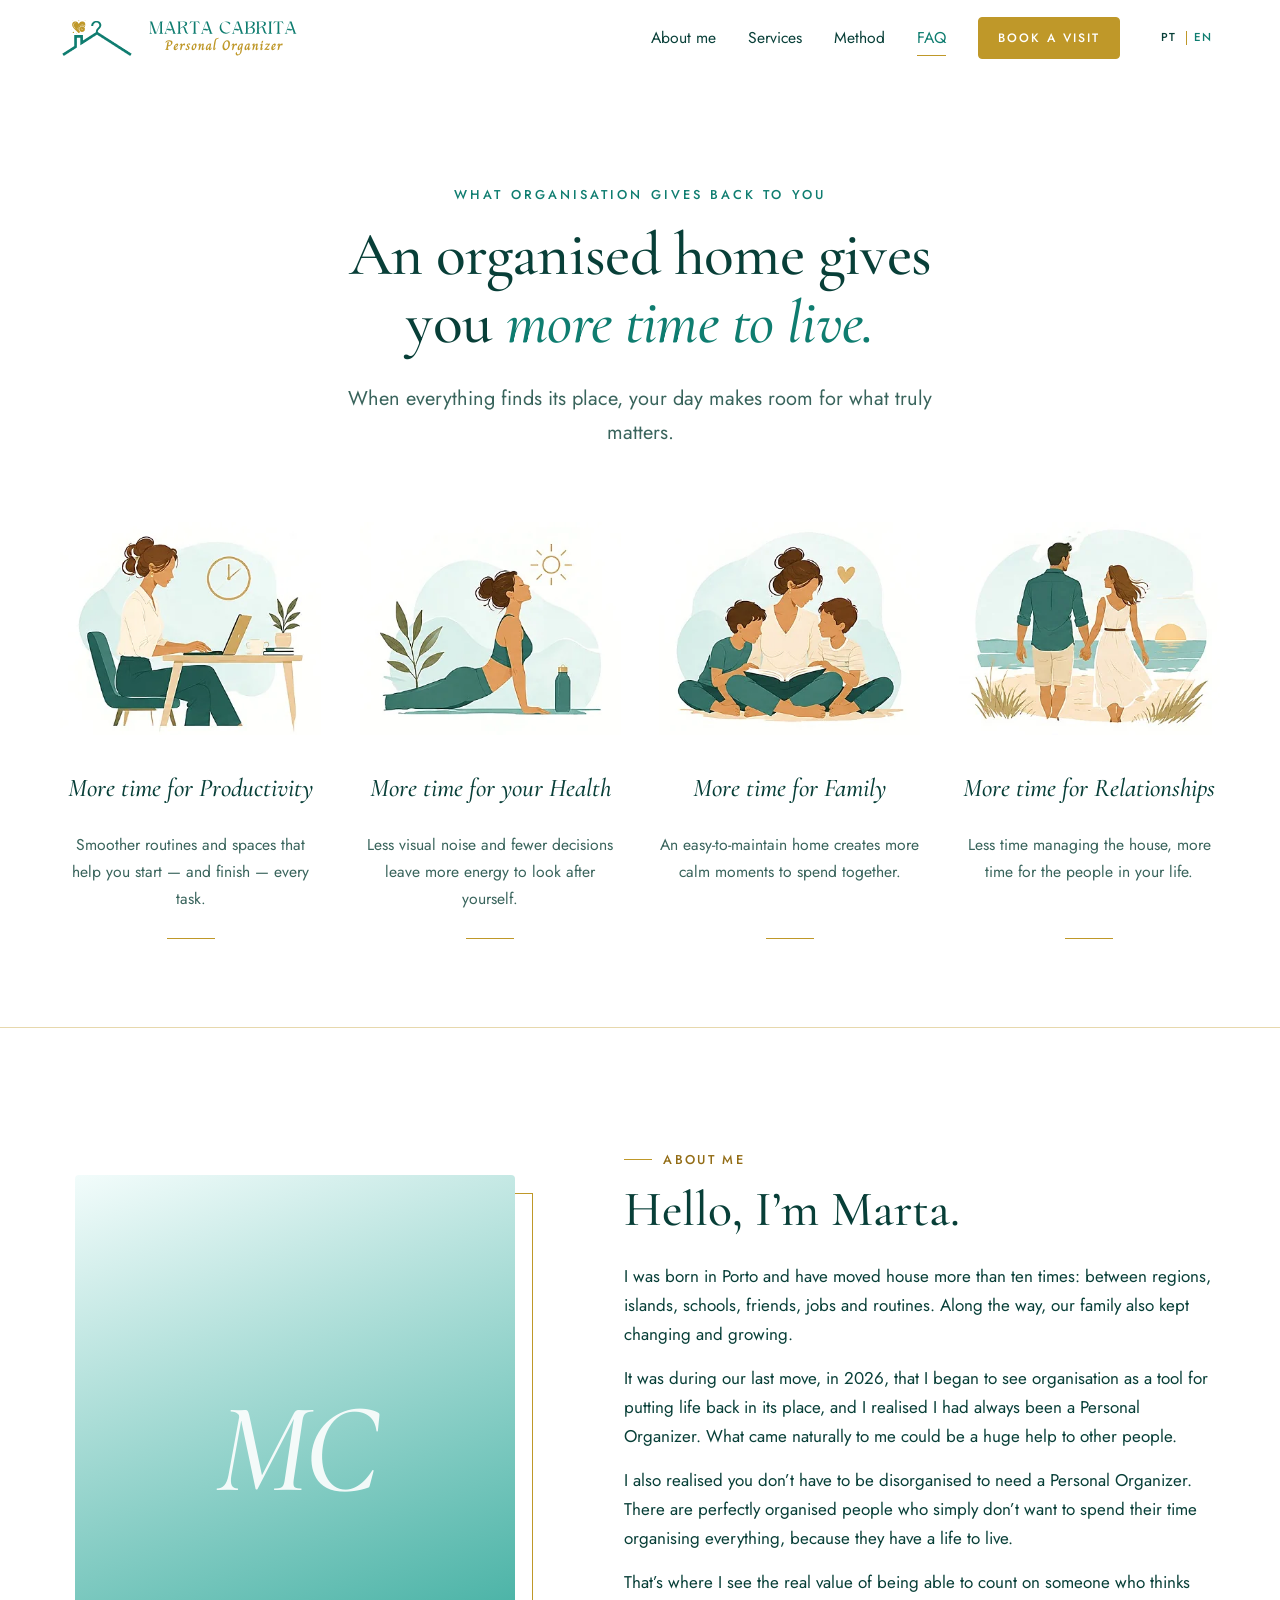
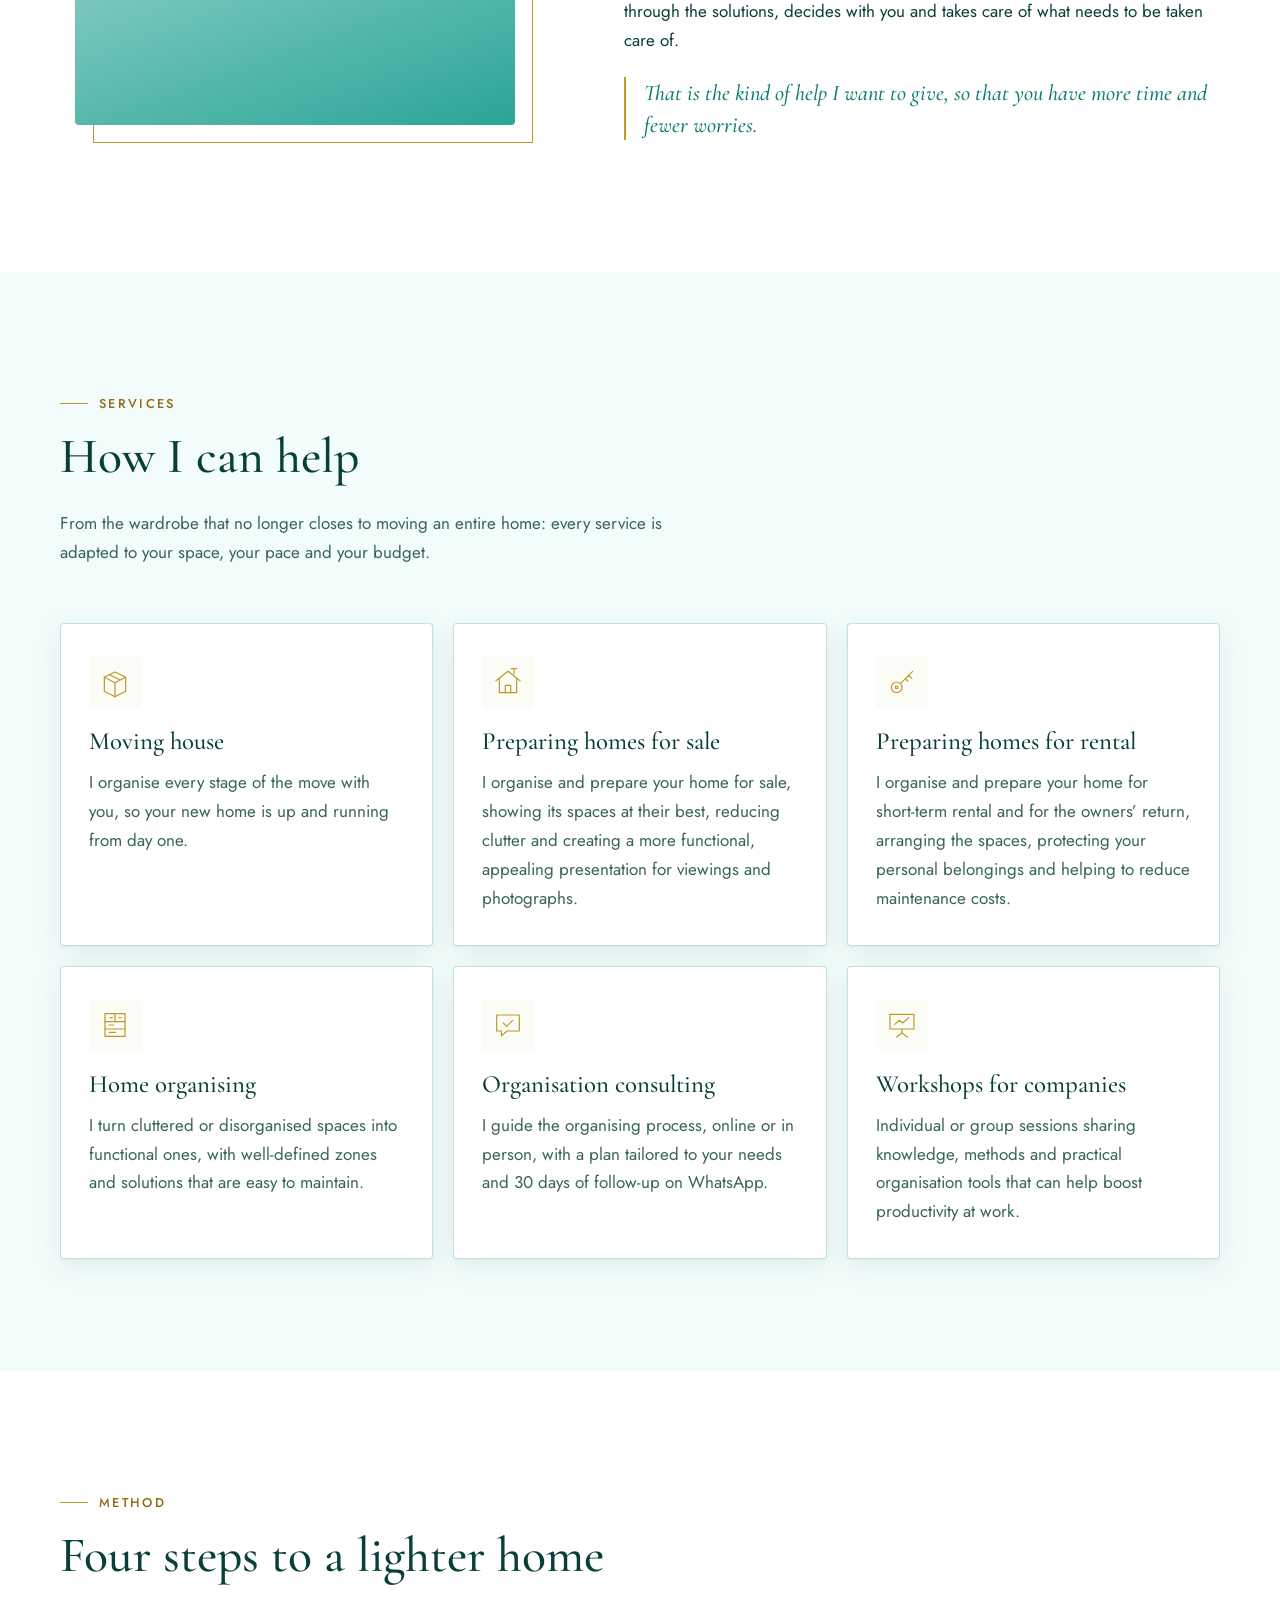
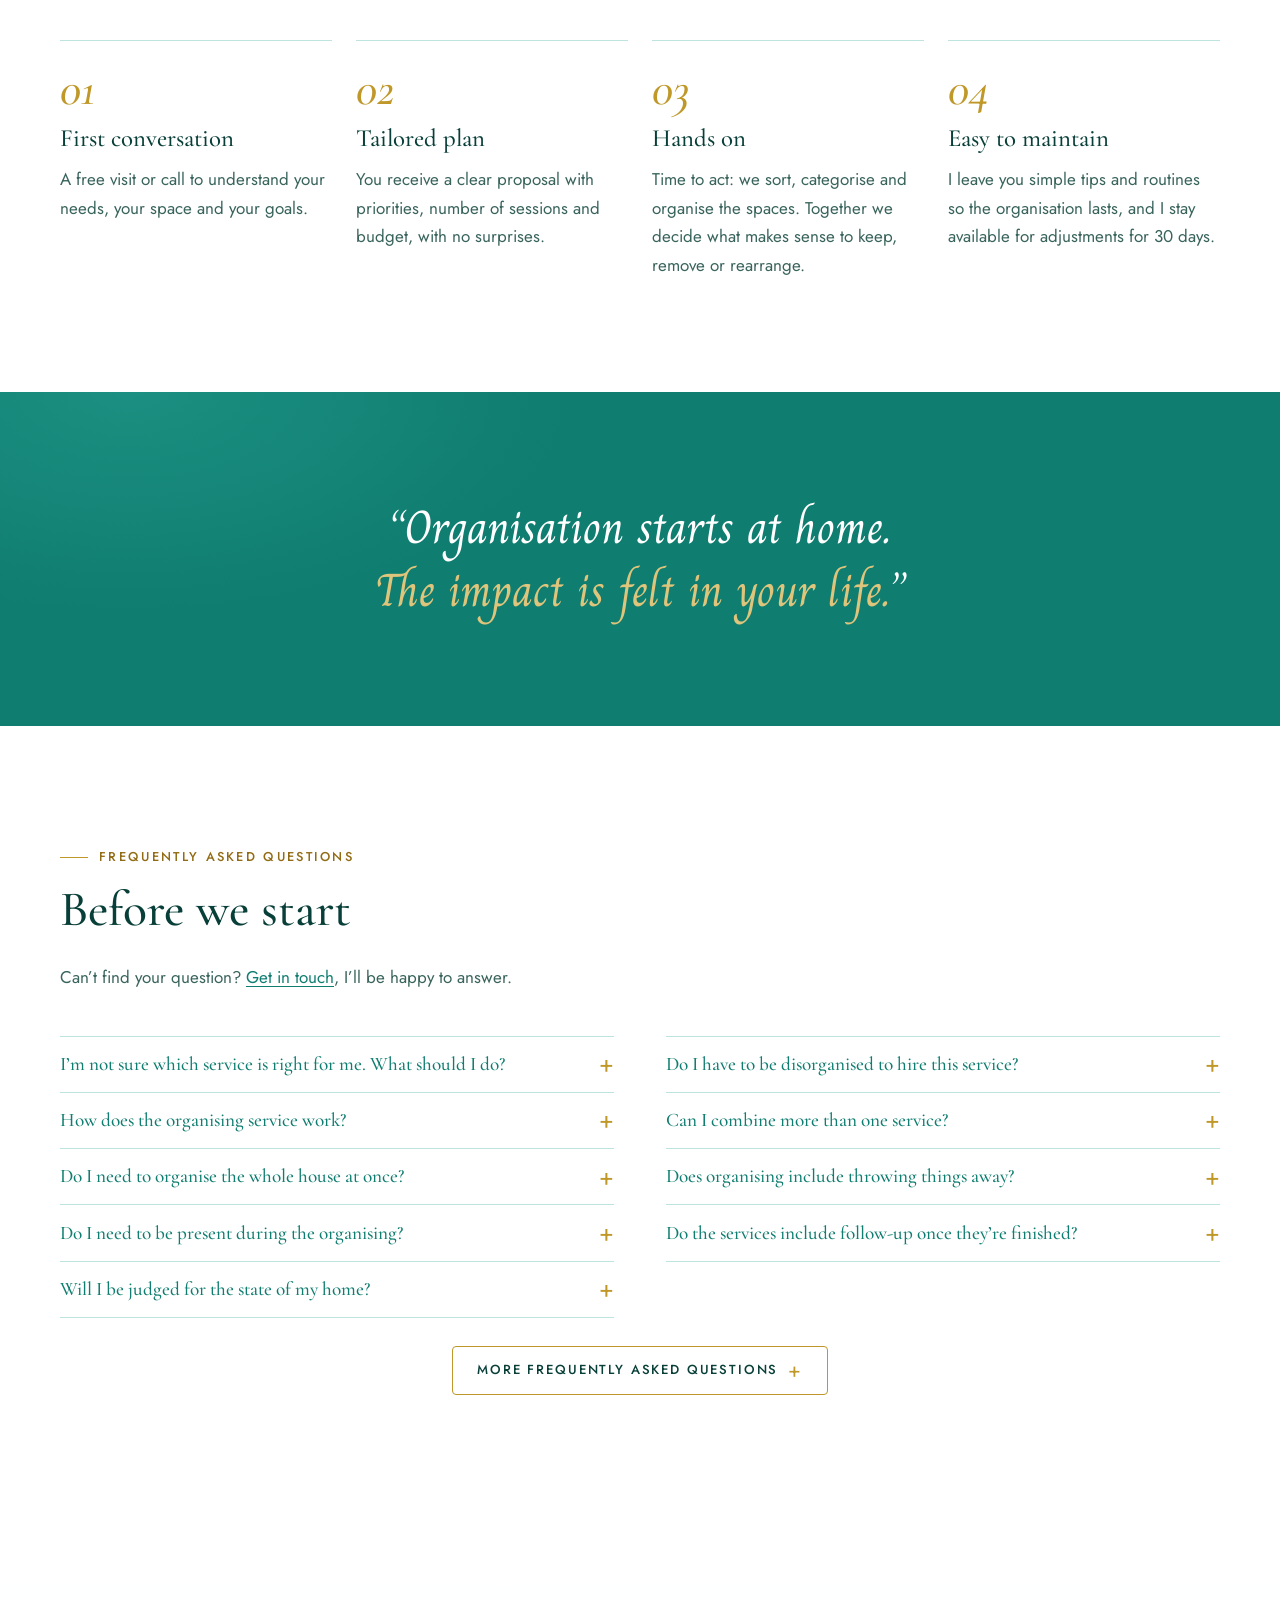
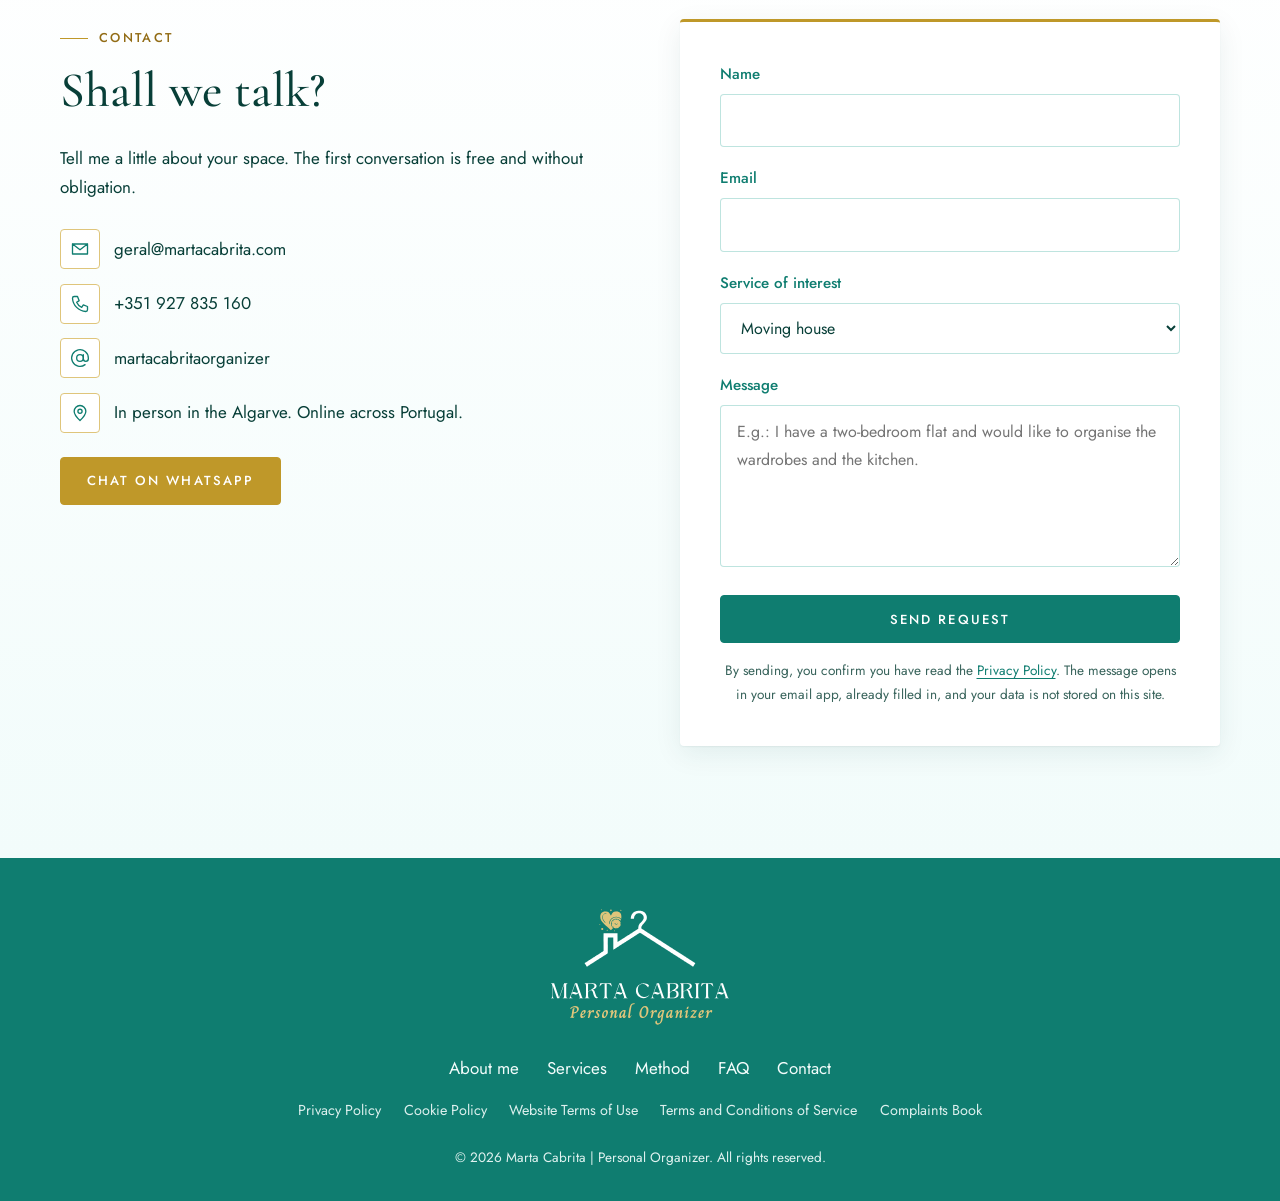
<file: index.html>
<!doctype html>
<html lang="pt-PT">
<head>
  <meta charset="utf-8">
  <meta name="viewport" content="width=device-width, initial-scale=1">
  <title>Marta Cabrita · Personal Organizer | Organização de casas e escritórios</title>
  <meta name="description" content="Marta Cabrita, Personal Organizer em Lagoa, Algarve. Organização de casas, roupeiros, cozinhas, mudanças e escritórios, presencial e online. Espaços funcionais, bonitos e fáceis de manter.">
  <link rel="canonical" href="https://martacabrita.com/">
  <meta name="theme-color" content="#0F7D70">
  <meta name="robots" content="index, follow, max-image-preview:large">

  <!-- Open Graph / partilha em redes sociais -->
  <meta property="og:type" content="website">
  <meta property="og:locale" content="pt_PT">
  <meta property="og:site_name" content="Marta Cabrita · Personal Organizer">
  <meta property="og:title" content="Marta Cabrita · Personal Organizer">
  <meta property="og:description" content="Organização de casas, roupeiros, cozinhas, mudanças e escritórios. Espaços funcionais, bonitos e fáceis de manter.">
  <meta property="og:url" content="https://martacabrita.com/">
  <meta name="twitter:card" content="summary">

  <link rel="icon" href="[data-uri]" type="image/svg+xml"http://www.w3.org/2000/svg" viewBox="0 0 120 120"%3E%3Crect width="120" height="120" rx="22" fill="%230f7d70"/%3E%3Cg transform="translate(6 13) scale(.9)"%3E%3Cg fill="none" stroke="%23fff" stroke-width="8" stroke-linecap="round" stroke-linejoin="round"%3E%3Cpath d="M8 74 L26 60.3 V42 H36 V52.7 L60 34.5 L112 74"/%3E%3Cpath d="M60 34.5 V31 C60 28 67.5 27 67.5 20 A7.5 7.5 0 1 0 52.5 20"/%3E%3C/g%3E%3Cg transform="translate(0 -3.5)"%3E%3Cpath d="M31 39 C19 31.5 18 22 23.5 19 C27 17 30 18.8 31 21.8 C32 18.8 35 17 38.5 19 C44 22 43 31.5 31 39 Z" fill="%23e6c46a"/%3E%3C/g%3E%3C/g%3E%3C/svg%3E" type="image/svg+xml">


  <script>
  /* Idioma: escolhe PT, EN, ES ou FR conforme o equipamento do visitante (ou a escolha guardada) */
  (function () {
    var SUP = ['pt', 'en'], lang = null;
    try { var s = localStorage.getItem('mc-lang'); if (SUP.indexOf(s) > -1) lang = s; } catch (e) {}
    if (!lang) {
      var list = (navigator.languages && navigator.languages.length) ? navigator.languages : [navigator.language || 'pt'];
      for (var i = 0; i < list.length && !lang; i++) {
        var b = String(list[i]).toLowerCase().split('-')[0];
        if (SUP.indexOf(b) > -1) lang = b;
      }
    }
    window.__lang = lang || 'en';
    var h = document.documentElement;
    h.classList.add('js');
    if (window.__lang !== 'pt') {
      h.lang = window.__lang;
      h.classList.add('i18n-pending');
      setTimeout(function () { h.classList.remove('i18n-pending'); }, 1500);
    }
  })();
  </script>

  <!-- ===================== ESTILOS (CSS) ===================== -->
  <style>
/* Tipos de letra incluídos no ficheiro (sem pedidos a terceiros) */
@font-face{font-family:"Cormorant Garamond";src:url([data-uri]) format("woff2");font-weight:500;font-style:normal;font-display:swap}
@font-face{font-family:"Cormorant Garamond";src:url([data-uri]) format("woff2");font-weight:500;font-style:italic;font-display:swap}
@font-face{font-family:"Jost";src:url([data-uri]) format("woff2");font-weight:400;font-style:normal;font-display:swap}
@font-face{font-family:"Jost";src:url([data-uri]) format("woff2");font-weight:500 700;font-style:normal;font-display:swap}
/* =========================================================
   Marta Cabrita · Personal Organizer
   Paleta: verde-água + dourado
   ========================================================= */

/* ---------- Tokens ---------- */
:root {
  --aqua-950: #083F38;   /* verde-escuro */
  --aqua-900: #083F38;   /* verde-escuro: títulos e texto */
  --aqua-700: #0F7D70;   /* verde principal: botões, ligações, destaques */
  --aqua-600: #2AA596;   /* verde intermédio: formas e ícones */
  --aqua-400: #2AA596;
  --aqua-200: rgb(42 165 150 / .3);   /* linhas e divisórias: verde intermédio suavizado */
  --aqua-100: #F2FCFB;   /* verde muito claro: fundos de secções e caixas */
  --aqua-50:  #FFFFFF;

  --gold:       #BF9829;  /* dourado principal: linhas, ícones, molduras */
  --gold-light: #DFC57B;  /* dourado intermédio: sobre verde-escuro */
  --gold-text:  #926C15;  /* dourado escuro: texto dourado em fundo claro */

  --ink:   #083F38;
  --muted: #39645C;
  --paper: #FFFFFF;       /* branco: fundo principal */
  --cream: #FCFCF7;       /* creme: caixas e destaques suaves */
  --white: #FFFFFF;
  --font-script: "Charm", "Cormorant Garamond", cursive;

  --font-serif: "Cormorant Garamond", "Iowan Old Style", Georgia, serif;
  --font-sans: "Jost", system-ui, -apple-system, "Segoe UI", Roboto, sans-serif;

  --radius: 4px;
  --radius-lg: 6px;
  --shadow: 0 1px 2px rgb(18 63 60 / .06), 0 8px 28px rgb(18 63 60 / .08);
  --container: 1160px;
  --header-h: 76px;
  --ease: cubic-bezier(.2, .7, .2, 1);
}

/* ---------- Base ---------- */
*, *::before, *::after { box-sizing: border-box; }
html {
  -webkit-text-size-adjust: 100%;
  scroll-behavior: smooth;
  scroll-padding-top: var(--header-h);
}
body {
  margin: 0;
  font-family: var(--font-sans);
  font-size: 1.0625rem;
  line-height: 1.7;
  color: var(--ink);
  background: var(--paper);
  text-rendering: optimizeLegibility;
  -webkit-font-smoothing: antialiased;
}
img, svg { display: block; max-width: 100%; }
a { color: var(--aqua-700); text-underline-offset: .2em; }
a:hover { color: var(--aqua-700); }
h1, h2, h3 {
  font-family: var(--font-serif);
  font-weight: 500;
  line-height: 1.12;
  color: var(--aqua-700);
  margin: 0 0 .5em;
  text-wrap: balance;
}
h1 { font-size: clamp(2.6rem, 6vw, 4.4rem); letter-spacing: -.01em; }
h2 { font-size: clamp(2.1rem, 4.4vw, 3.1rem); }
h3 { font-size: 1.55rem; }
h1 em, h2 em, .band-quote em { font-style: italic; color: var(--aqua-600); }
p { margin: 0 0 1em; }
ul, ol { margin: 0; padding: 0; list-style: none; }

:focus-visible {
  outline: 3px solid var(--gold);
  outline-offset: 3px;
  border-radius: var(--radius);
}

.container {
  width: min(100% - 2rem, var(--container));
  margin-inline: auto;
}
@media (min-width: 640px) { .container { width: min(100% - 3rem, var(--container)); } }

.visually-hidden {
  position: absolute !important; width: 1px; height: 1px; padding: 0; margin: -1px;
  overflow: hidden; clip: rect(0 0 0 0); white-space: nowrap; border: 0;
}
.skip-link {
  position: absolute; left: 1rem; top: -100px; z-index: 100;
  background: var(--aqua-700); color: var(--white);
  padding: .6rem 1rem; border-radius: var(--radius); text-decoration: none;
}
.skip-link:focus { top: 1rem; color: var(--white); }

.eyebrow {
  font-size: .8rem;
  font-weight: 500;
  letter-spacing: .18em;
  text-transform: uppercase;
  color: var(--gold);
  margin-bottom: .9rem;
  display: inline-flex; align-items: center; gap: .7rem;
}
.eyebrow::before {
  content: ""; width: 28px; height: 1px; background: var(--gold);
}

/* ---------- Botões ---------- */
.btn {
  --bg: var(--aqua-700);
  display: inline-flex; align-items: center; justify-content: center; gap: .5rem;
  min-height: 48px;
  padding: .8rem 1.6rem;
  border: 1px solid var(--bg);
  border-radius: var(--radius);
  background: var(--bg);
  color: var(--white);
  font: 500 .82rem/1.2 var(--font-sans);
  letter-spacing: .16em;
  text-transform: uppercase;
  text-decoration: none;
  cursor: pointer;
  transition: background-color .25s var(--ease), color .25s var(--ease), transform .25s var(--ease), box-shadow .25s var(--ease);
}
.btn:hover { --bg: var(--aqua-700); color: var(--white); transform: translateY(-1px); box-shadow: 0 8px 20px rgb(31 111 106 / .25); }
.btn-ghost { background: transparent; color: var(--aqua-700); border-color: var(--gold); }
.btn-ghost:hover { background: var(--aqua-100); color: var(--aqua-700); box-shadow: none; }
.btn-small { min-height: 42px; padding: .55rem 1.2rem; font-size: .76rem; }
.btn-block { width: 100%; }
.btn-whatsapp { --bg: var(--gold); margin-top: 1.5rem; }
.btn-whatsapp:hover { --bg: #6e5419; box-shadow: 0 8px 20px rgb(138 106 34 / .25); }

/* ---------- Cabeçalho ---------- */
.site-header {
  position: sticky; top: 0; z-index: 50;
  background: rgb(251 253 252 / .86);
  -webkit-backdrop-filter: saturate(160%) blur(12px);
  backdrop-filter: saturate(160%) blur(12px);
  border-bottom: 1px solid transparent;
  transition: border-color .3s, box-shadow .3s;
}
.site-header.is-scrolled { border-color: var(--gold-light); box-shadow: 0 6px 24px rgb(18 63 60 / .06); }
.header-inner { display: flex; align-items: center; justify-content: space-between; height: var(--header-h); }

.brand { display: flex; align-items: center; gap: .75rem; text-decoration: none; color: var(--aqua-700); }
.brand-mark { width: 30px; height: 36px; }
.brand-text {
  font-family: var(--font-serif); font-size: 1.45rem; line-height: 1; color: var(--aqua-700);
  display: flex; flex-direction: column;
}
.brand-text small {
  font-family: var(--font-sans); font-size: .64rem; letter-spacing: .24em; text-transform: uppercase;
  color: var(--gold); margin-top: .3rem;
}

.site-nav ul { display: flex; align-items: center; gap: 2rem; }
.site-nav a:not(.btn) {
  position: relative; text-decoration: none; color: var(--ink); font-size: .98rem; padding: .4rem 0;
}
.site-nav a:not(.btn)::after {
  content: ""; position: absolute; left: 0; right: 0; bottom: 0; height: 1px;
  background: var(--gold); transform: scaleX(0); transform-origin: left;
  transition: transform .3s var(--ease);
}
.site-nav a:not(.btn):hover::after,
.site-nav a[aria-current="true"]::after { transform: scaleX(1); }

.nav-toggle { display: none; }

@media (max-width: 860px) {
  .nav-toggle {
    display: grid; place-items: center;
    width: 48px; height: 48px; border: 0; border-radius: var(--radius);
    background: var(--aqua-100); cursor: pointer;
  }
  .nav-toggle-bar, .nav-toggle-bar::before, .nav-toggle-bar::after {
    display: block; width: 20px; height: 2px; background: var(--aqua-700); border-radius: var(--radius);
    transition: transform .3s var(--ease), background-color .2s;
  }
  .nav-toggle-bar { position: relative; }
  .nav-toggle-bar::before, .nav-toggle-bar::after { content: ""; position: absolute; left: 0; }
  .nav-toggle-bar::before { top: -6px; }
  .nav-toggle-bar::after { top: 6px; }
  .nav-toggle[aria-expanded="true"] .nav-toggle-bar { background: transparent; }
  .nav-toggle[aria-expanded="true"] .nav-toggle-bar::before { transform: translateY(6px) rotate(45deg); }
  .nav-toggle[aria-expanded="true"] .nav-toggle-bar::after { transform: translateY(-6px) rotate(-45deg); }

  .site-nav {
    position: absolute; left: 0; right: 0; top: 100%;
    background: var(--paper);
    border-bottom: 1px solid var(--aqua-100);
    box-shadow: 0 20px 30px rgb(18 63 60 / .08);
    visibility: hidden; opacity: 0; transform: translateY(-8px);
    transition: opacity .25s var(--ease), transform .25s var(--ease), visibility .25s;
  }
  .site-nav.is-open { visibility: visible; opacity: 1; transform: none; }
  .site-nav ul { flex-direction: column; align-items: stretch; gap: 0; padding: .5rem 1rem 1.25rem; }
  .site-nav a:not(.btn) { display: block; padding: .9rem .25rem; border-bottom: 1px solid var(--aqua-100); font-size: 1.05rem; }
  .site-nav a:not(.btn)::after { display: none; }
  .site-nav .btn { margin-top: 1rem; width: 100%; }
}

/* ---------- Hero ---------- */
.hero {
  position: relative;
  overflow: hidden;
  background:
    radial-gradient(60rem 30rem at 85% 10%, var(--aqua-100), transparent 70%),
    linear-gradient(180deg, var(--paper), var(--aqua-50));
  padding: clamp(2.5rem, 7vw, 6rem) 0 clamp(3rem, 8vw, 6.5rem);
}
.hero-inner { display: grid; gap: 3rem; align-items: center; }
@media (min-width: 900px) { .hero-inner { grid-template-columns: 1.15fr .85fr; } }

.lead { font-size: clamp(1.1rem, 1.6vw, 1.25rem); color: var(--muted); max-width: 36rem; }
.hero-actions { display: flex; flex-wrap: wrap; gap: .8rem; margin: 2rem 0 2.2rem; }
.hero-points { display: flex; flex-wrap: wrap; gap: .6rem 1.6rem; color: var(--muted); font-size: .95rem; }
.hero-points li { display: inline-flex; align-items: center; gap: .5rem; }
.hero-points li::before {
  content: ""; width: 7px; height: 7px; background: var(--gold);
}
.hero-art { margin: 0; width: 100%; }
.hero-art img {
  display: block; width: 100%; height: auto;
  mix-blend-mode: multiply; /* o fundo creme da imagem funde-se com o fundo do site */
}
@media (min-width: 900px) {
  .hero-inner { grid-template-columns: minmax(0, .9fr) minmax(0, 1.2fr); gap: clamp(2rem, 4vw, 4rem); }
  .hero-art { margin-right: calc(-1 * clamp(0rem, 2vw, 2rem)); }
}
@media (max-width: 899px) { .hero-art { max-width: 640px; justify-self: center; } }

/* ---------- Secções ---------- */
.section { padding: clamp(4rem, 9vw, 7rem) 0; }
.section-head { max-width: 40rem; margin-bottom: clamp(2.5rem, 5vw, 3.5rem); }
.section-head p:last-child { color: var(--muted); }

/* Sobre */
.about-inner { display: grid; gap: clamp(2.5rem, 6vw, 5rem); align-items: center; }
@media (min-width: 860px) { .about-inner { grid-template-columns: .9fr 1.1fr; } }
.about-photo { position: relative; width: min(440px, 100% - 24px); justify-self: center; margin-right: 18px; }
.about-photo::before {
  content: ""; position: absolute; inset: 18px -18px -18px 18px;
  border: 1px solid var(--gold);
}
.about-photo img,
.photo-placeholder {
  position: relative; width: 100%; aspect-ratio: 4 / 5; object-fit: cover;
  border-radius: var(--radius);
}
.photo-placeholder {
  display: grid; place-items: center;
  background: linear-gradient(160deg, var(--aqua-200), var(--aqua-600));
}
.photo-placeholder span {
  font-family: var(--font-serif); font-style: italic; font-size: clamp(5rem, 12vw, 8rem);
  color: var(--white); opacity: .9; letter-spacing: -.04em;
}
.values { display: grid; gap: 1rem; margin-top: 2rem; }
.values li {
  display: grid; gap: .1rem; padding: 1rem 1.25rem;
  border-left: 2px solid var(--gold); background: var(--aqua-50); border-radius: var(--radius);
}
.values strong { font-family: var(--font-serif); font-weight: 500; font-size: 1.35rem; color: var(--aqua-700); }
.values span { color: var(--muted); font-size: .98rem; }

/* Serviços */
.services { background: var(--aqua-50); }
.cards { display: grid; gap: 1.25rem; grid-template-columns: repeat(auto-fill, minmax(min(100%, 300px), 1fr)); }
.card {
  position: relative;
  background: var(--white);
  border: 1px solid var(--aqua-100);
  border-radius: var(--radius);
  padding: 2rem 1.75rem;
  box-shadow: var(--shadow);
  transition: transform .35s var(--ease), box-shadow .35s var(--ease), border-color .35s;
}
.card::before { content: ""; position: absolute; left: -1px; right: -1px; top: -1px; height: 2px; background: var(--gold); border-radius: var(--radius) var(--radius) 0 0; transform: scaleX(0); transform-origin: left; transition: transform .4s var(--ease); }
.card:hover::before { transform: scaleX(1); }
.card:hover { transform: translateY(-4px); border-color: var(--gold-light); box-shadow: 0 16px 40px rgb(18 63 60 / .12); }
.card-icon {
  width: 52px; height: 52px; padding: 10px; margin-bottom: 1.25rem;
  border-radius: var(--radius); background: var(--aqua-100);
  fill: none; stroke: var(--aqua-700); stroke-width: 2; stroke-linecap: round; stroke-linejoin: round;
}
.card p { color: var(--muted); margin: 0; }

/* Método */
.steps { display: grid; gap: 1.5rem; counter-reset: step; }
@media (min-width: 700px) { .steps { grid-template-columns: repeat(2, 1fr); } }
@media (min-width: 1050px) { .steps { grid-template-columns: repeat(4, 1fr); } }
.step { position: relative; padding-top: 1.5rem; border-top: 1px solid var(--aqua-200); }
.step-num {
  display: block; font-family: var(--font-serif); font-style: italic; font-size: 3rem; line-height: 1;
  color: var(--gold); margin-bottom: .75rem;
}
.step p { color: var(--muted); margin: 0; }

/* Faixa citação */
.band {
  background:
    radial-gradient(40rem 20rem at 10% 0%, rgb(95 179 169 / .35), transparent 70%),
    var(--aqua-700);
  color: var(--white);
  padding: clamp(4rem, 9vw, 6.5rem) 0;
  text-align: center;
}
.band-quote {
  font-family: var(--font-serif); font-size: clamp(1.9rem, 4.2vw, 3rem); line-height: 1.25;
  margin: 0 auto; max-width: 48rem; color: var(--white); text-wrap: balance;
}
.band-quote em { color: var(--gold-light); }

/* FAQ */
.faq-inner { display: grid; gap: 2rem; }
@media (min-width: 900px) { .faq-inner { grid-template-columns: .8fr 1.2fr; gap: 4rem; align-items: start; } }
.accordion { border-top: 1px solid var(--aqua-200); }
.accordion details { border-bottom: 1px solid var(--aqua-200); }
.accordion summary {
  display: flex; justify-content: space-between; align-items: center; gap: 1rem;
  padding: 1.25rem 0; cursor: pointer; list-style: none;
  font-family: var(--font-serif); font-size: 1.35rem; color: var(--aqua-700);
}
.accordion summary::-webkit-details-marker { display: none; }
.accordion summary::after {
  content: ""; flex: none; width: 12px; height: 12px;
  border-right: 2px solid var(--gold); border-bottom: 2px solid var(--gold);
  transform: rotate(45deg) translateY(-4px); transition: transform .3s var(--ease);
}
.accordion details[open] summary::after { transform: rotate(-135deg) translateY(-2px); }
.accordion details p { color: var(--muted); padding: 0 2rem 1.25rem 0; margin: 0; }

/* Contacto */
.contact { background: linear-gradient(180deg, var(--paper), var(--aqua-100)); }
.contact-inner { display: grid; gap: 3rem; }
@media (min-width: 900px) { .contact-inner { grid-template-columns: 1fr 1fr; gap: 5rem; align-items: start; } }
.contact-list { display: grid; gap: .9rem; margin-top: 1.75rem; }
.contact-list li { display: flex; align-items: center; gap: .9rem; }
.contact-list svg {
  flex: none; width: 40px; height: 40px; padding: 9px; border-radius: var(--radius);
  background: var(--white); border: 1px solid var(--gold-light);
  fill: none; stroke: var(--aqua-700); stroke-width: 1.6; stroke-linecap: round; stroke-linejoin: round;
}
.contact-list a { color: var(--ink); text-decoration: none; overflow-wrap: anywhere; }
.contact-list a:hover { color: var(--aqua-700); text-decoration: underline; }

.contact-form {
  background: var(--white);
  border-radius: var(--radius);
  padding: clamp(1.5rem, 4vw, 2.5rem);
  box-shadow: var(--shadow);
  border-top: 3px solid var(--gold);
}
.field { margin-bottom: 1.2rem; }
.field label { display: block; font-weight: 500; font-size: .95rem; margin-bottom: .4rem; color: var(--aqua-700); }
.field input, .field select, .field textarea {
  width: 100%; min-height: 48px;
  padding: .75rem 1rem;
  font: inherit; font-size: 1rem; color: var(--ink);
  background: var(--aqua-50);
  border: 1px solid var(--aqua-200);
  border-radius: var(--radius);
  transition: border-color .2s, box-shadow .2s, background-color .2s;
}
.field textarea { resize: vertical; min-height: 130px; }
.field input:focus, .field select:focus, .field textarea:focus {
  outline: none; background: var(--white); border-color: var(--aqua-600);
  box-shadow: 0 0 0 4px rgb(47 138 130 / .15);
}
.field [aria-invalid="true"] { border-color: #b3261e; }
.field-error { color: #b3261e; font-size: .88rem; margin: .35rem 0 0; }
.form-note { font-size: .85rem; color: var(--muted); margin: 1rem 0 0; text-align: center; }

/* ---------- Rodapé ---------- */
.site-footer { background: var(--aqua-950); color: var(--aqua-200); padding: 3rem 0 2rem; }
.footer-inner { display: grid; gap: 1.5rem; justify-items: center; text-align: center; }
.footer-brand { font-family: var(--font-serif); font-size: 1.6rem; color: var(--white); margin: 0; display: flex; flex-direction: column; line-height: 1.1; }
.footer-brand small { font-family: var(--font-sans); font-size: .66rem; letter-spacing: .24em; text-transform: uppercase; color: var(--gold-light); margin-top: .4rem; }
.site-footer ul { display: flex; flex-wrap: wrap; justify-content: center; gap: .5rem 1.75rem; }
.site-footer a { color: var(--aqua-200); text-decoration: none; }
.site-footer a:hover { color: var(--gold-light); }
.copyright { font-size: .85rem; margin: 0; opacity: .8; }

/* 404 */
.notfound { min-height: 100vh; display: grid; place-items: center; text-align: center; }
.notfound .lead { margin-inline: auto; }

/* ---------- Animações de entrada ---------- */
.js .reveal { opacity: 0; transform: translateY(18px); transition: opacity .7s var(--ease), transform .7s var(--ease); }
.js .reveal.is-visible { opacity: 1; transform: none; }

@media (prefers-reduced-motion: reduce) {
  html { scroll-behavior: auto; }
  *, *::before, *::after { transition-duration: .01ms !important; animation-duration: .01ms !important; }
  .js .reveal { opacity: 1; transform: none; }
}

/* ---------- Impressão ---------- */
@media print {
  .site-header, .hero-art, .contact-form, .btn { display: none !important; }
  body { background: #fff; }
}

@media (max-width: 859px) { .about-photo { width: min(320px, 100% - 24px); } }
.copyright a { color: inherit; text-decoration: underline; }
/* ---------- Transição suave entre páginas ---------- */
@view-transition { navigation: auto; }
.site-header { view-transition-name: cabecalho; }
.site-footer { view-transition-name: rodape; }
::view-transition-old(root) { animation: sair .25s var(--ease) both; }
::view-transition-new(root) { animation: entrar .35s var(--ease) both; }
@keyframes sair { to { opacity: 0; transform: translateY(-6px); } }
@keyframes entrar { from { opacity: 0; transform: translateY(8px); } }
@media (prefers-reduced-motion: reduce) {
  ::view-transition-old(root), ::view-transition-new(root) { animation: none; }
}
/* ---------- Idiomas ---------- */
.i18n-pending body { visibility: hidden; }
.lang-switch { display: flex; gap: .15rem; }
.lang-switch button {
  min-width: 34px; min-height: 34px; padding: .2rem .35rem;
  font: 500 .72rem/1 var(--font-sans); letter-spacing: .12em;
  color: var(--muted); background: transparent;
  border: 1px solid transparent; border-radius: var(--radius); cursor: pointer;
  transition: color .2s, border-color .2s;
}
.lang-switch button:hover { color: var(--aqua-700); }
.lang-switch button[aria-pressed="true"] { color: var(--aqua-700); border-color: var(--gold); }
@media (max-width: 860px) {
  .site-nav .lang-item { order: 99; padding-top: 1rem; }
  .lang-switch { justify-content: center; gap: .5rem; }
  .lang-switch button { min-width: 48px; min-height: 44px; font-size: .8rem; }
}
/* ---------- Topo: benefícios (maqueta) ---------- */
.hero { background: var(--paper); padding: clamp(3.5rem, 8vw, 6.5rem) 0 clamp(3.5rem, 7vw, 5.5rem); border-bottom: 1px solid var(--aqua-100); overflow: visible; }
.hero-intro { text-align: center; max-width: 52rem; margin: 0 auto clamp(3rem, 6vw, 4.5rem); }
.hero-intro .eyebrow { color: var(--aqua-700); letter-spacing: .24em; }
.hero-intro .eyebrow::before { display: none; }
.hero-intro h1 { font-size: clamp(2.3rem, 4.8vw, 4rem); margin-bottom: 0; }
.hero-intro h1 em { display: inline-block; }
.hero-intro .lead { margin: 1.5rem auto 0; max-width: 40rem; }
.benefits { display: grid; grid-template-columns: repeat(4, minmax(0, 1fr)); gap: clamp(1.5rem, 3vw, 2.5rem); }
.benefit { display: flex; flex-direction: column; align-items: center; text-align: center; }
.benefit img { width: 100%; max-width: 270px; height: auto; mix-blend-mode: multiply; margin-bottom: 1.4rem; }
.benefit-label { font-size: .76rem; font-weight: 500; letter-spacing: .22em; text-transform: uppercase; color: var(--aqua-700); margin: 0 0 .7rem; }
.benefit-title { font-style: italic; font-size: clamp(1.45rem, 2vw, 1.85rem); line-height: 1.18; margin: 0 0 .9rem; text-wrap: balance; }
.benefit-text { color: var(--muted); font-size: .98rem; line-height: 1.7; max-width: 19rem; margin: 0 0 1.6rem; }
.nowrap { white-space: nowrap; }
@media (min-width: 561px) { .benefit-title { min-height: 2.36em; display: flex; align-items: center; justify-content: center; } }
.benefit::after { content: ""; width: 48px; height: 1px; background: var(--gold); margin-top: auto; }
@media (max-width: 1000px) { .benefits { grid-template-columns: repeat(2, minmax(0, 1fr)); row-gap: 3rem; } }
@media (max-width: 560px) {
  .benefits { grid-template-columns: 1fr; row-gap: 2.75rem; }
  .benefit img { max-width: 240px; }
}

/* ---------- Cabeçalho (maqueta) ---------- */
.site-nav a[aria-current="true"] { color: var(--aqua-700); }
.lang-switch { gap: 0; }
.lang-switch button, .lang-switch button[aria-pressed="true"] { border: 0; color: var(--ink); position: relative; }
.lang-switch button[aria-pressed="true"] { color: var(--aqua-700); font-weight: 600; }
.lang-switch button + button::before {
  content: ""; position: absolute; left: 0; top: 50%; width: 1px; height: 14px;
  background: var(--gold); transform: translateY(-50%);
}
/* ---------- Logótipo ---------- */
.brand { gap: .8rem; }
.brand-mark { width: 60px; height: 39px; flex: none; }
.brand-text { font-family: var(--font-serif); font-size: 1.28rem; line-height: 1; letter-spacing: .12em; text-transform: uppercase; color: var(--aqua-700); }
.brand-text small { font-family: var(--font-serif); font-style: italic; font-size: 1.02rem; letter-spacing: .02em; text-transform: none; color: var(--gold); margin-top: .28rem; }
.footer-mark { display: block; width: 76px; height: 49px; margin: 0 auto -.6rem; }
.footer-brand { letter-spacing: .12em; text-transform: uppercase; font-size: 1.45rem; }
.footer-brand small { font-family: var(--font-serif); font-style: italic; font-size: 1.1rem; letter-spacing: .02em; text-transform: none; }
@media (max-width: 480px) { .brand-mark { width: 44px; height: 29px; } .brand-text { font-size: 1.08rem; letter-spacing: .1em; } .brand-text small { font-size: .92rem; } }
/* ================= Identidade visual Marta Cabrita ================= */
@font-face{font-family:"Charm";src:url([data-uri]) format("woff2");font-weight:400;font-style:normal;font-display:swap}
.logo-sprite { position: absolute; width: 0; height: 0; overflow: hidden; }
h1, h2, h3 { color: var(--aqua-900); }
h1 em, h2 em, .hero-intro h1 em { color: var(--aqua-700); }
.eyebrow { color: var(--gold-text); }
.hero-intro .eyebrow, .benefit-label { color: var(--aqua-700); }
.btn:hover { --bg: var(--aqua-900); }
.btn-ghost { color: var(--aqua-900); border-color: var(--gold); }
.btn-ghost:hover { background: var(--aqua-100); color: var(--aqua-900); }
.btn-whatsapp { --bg: var(--gold-text); }
.btn-whatsapp:hover { --bg: var(--aqua-900); }
.site-header { background: rgb(255 255 255 / .94); }
.site-header.is-scrolled { border-color: var(--aqua-100); }
.services { background: var(--aqua-100); }
.card { border-color: var(--white); }
.card-icon { background: var(--aqua-100); stroke: var(--aqua-700); }
.values li { background: var(--cream); }
.toc, .legal-card { background: var(--cream); }
.band { background: radial-gradient(40rem 20rem at 10% 0%, rgb(42 165 150 / .28), transparent 70%), var(--aqua-900); }
.band-quote { font-family: var(--font-script); font-size: clamp(1.9rem, 4vw, 2.9rem); line-height: 1.35; }
.band-quote em { font-style: normal; color: var(--gold-light); }
.contact { background: linear-gradient(180deg, var(--paper), var(--aqua-100)); }
.field input, .field select, .field textarea { background: var(--white); border-color: var(--aqua-200); }
.field input:focus, .field select:focus, .field textarea:focus { border-color: var(--aqua-700); box-shadow: 0 0 0 4px rgb(15 125 112 / .14); }
.site-footer { background: var(--aqua-900); color: var(--aqua-100); }
.site-footer a { color: var(--aqua-100); }
.site-footer a:hover { color: var(--gold-light); }
.step-num { color: var(--gold); }
:focus-visible { outline-color: var(--gold); }
/* Logótipo oficial */
.brand { gap: .7rem; align-items: center; }
.brand-symbol { width: 74px; height: 40px; flex: none; }
.brand-wordmark { width: 156px; height: 43px; flex: none; }
.footer-logo { display: grid; justify-items: center; gap: .55rem; --logo-green: #FFFFFF; --logo-gold: #DFC57B; }
.footer-symbol { width: 118px; height: 64px; }
.footer-wordmark { width: 190px; height: 52px; }
@media (max-width: 480px) { .brand-symbol { width: 58px; height: 32px; } .brand-wordmark { width: 104px; height: 29px; } }
/* ================= Alterações outubro 2026 ================= */
/* Serviços: ícones dourados */
.card-icon { background: var(--cream); stroke: var(--gold); stroke-width: 1.8; }
.card:hover { border-color: var(--gold-light); }
/* Sobre mim */
.about-copy p { margin-bottom: .9em; }
.about-highlight { font-family: var(--font-serif); font-style: italic; font-size: 1.4rem; line-height: 1.4; color: var(--aqua-700); margin: 1.4rem 0 0; padding-left: 1.1rem; border-left: 2px solid var(--gold); }
/* Perguntas frequentes com + */
.accordion summary::after {
  content: "+"; width: auto; height: auto; border: 0; transform: none;
  font: 300 1.75rem/1 var(--font-sans); color: var(--gold); transition: transform .3s var(--ease);
}
.accordion details summary::after, .accordion details[open] summary::after { transform: none !important; }
.accordion details:not([open]) > summary::after { content: "+"; }
.accordion details[open] > summary::after { content: "−"; }
.faq-more { border-bottom: 0 !important; margin-top: 2rem; }
.faq-more > summary {
  justify-content: center; gap: .6rem; width: max-content; margin: 0 auto; padding: .8rem 1.5rem;
  border: 1px solid var(--gold); border-radius: var(--radius);
  font: 500 .82rem/1.2 var(--font-sans); letter-spacing: .14em; text-transform: uppercase; color: var(--aqua-900);
}
.faq-more > summary:hover { background: var(--cream); }
.faq-more > summary::after { font-size: 1.3rem; }
.faq-groups { padding-top: 1rem; text-align: left; }
.faq-group-title {
  font: 500 .78rem/1.4 var(--font-sans); letter-spacing: .18em; text-transform: uppercase; color: var(--gold-text);
  margin: 2.2rem 0 .3rem; padding-bottom: .6rem; border-bottom: 1px solid var(--gold-light);
}
/* Rodapé com informação legal */
.footer-legal ul { gap: .4rem 1.4rem; font-size: .9rem; }
.footer-legal a { opacity: .9; }
.site-footer nav + nav { margin-top: -.6rem; }
/* Páginas legais */
.legal h3 { font-size: 1.3rem; margin: 1.6rem 0 .5rem; }
.legal section > ul { margin-bottom: 1em; }
.legal-lang-note { display: none; background: var(--cream); border-left: 2px solid var(--gold); padding: .8rem 1.1rem; margin: 1.5rem 0 0; font-size: .95rem; }
html[lang="en"] .legal-lang-note { display: block; }
.legal-form { background: var(--cream); border: 1px solid var(--gold-light); border-radius: var(--radius); padding: 1.3rem 1.5rem; margin: 1rem 0; }
.legal-form p { margin: 0 0 .5rem; }
.legal-identity { background: var(--cream); border-left: 3px solid var(--gold); border-radius: 0 var(--radius) var(--radius) 0; padding: 1.1rem 1.4rem; margin: 0 0 1em; }
.legal-identity p { margin: 0 0 .25rem; }
/* Paleta atualizada (verde muito claro #F2FCFB, creme #FCFCF7): linhas e divisórias num tom suave do verde intermédio */
.site-header.is-scrolled, .hero { border-color: var(--aqua-200); }
.toc, .table-wrap, .legal th, .legal td { border-color: var(--aqua-200); }
.card { border-color: var(--aqua-200); }
/* Linhas separadoras subtis em dourado fino (as do método mantêm-se) */
:root { --line-gold: rgb(191 152 41 / .38); }
.site-header { border-bottom-width: 1px; }
.site-header.is-scrolled { border-color: var(--line-gold); box-shadow: 0 4px 18px rgb(8 63 56 / .04); }
.hero { border-bottom: 1px solid var(--line-gold); }
.accordion, .accordion details { border-color: var(--line-gold); }
.faq-group-title { border-bottom-color: var(--line-gold); }
.toc, .table-wrap, .legal th, .legal td { border-color: var(--line-gold); }
/* Perguntas frequentes compactas: título centrado e duas colunas */
.faq-inner { display: block; }
.faq .section-head { text-align: center; margin-inline: auto; max-width: 40rem; margin-bottom: clamp(2rem, 4vw, 2.75rem); }
.faq .section-head .eyebrow::before { display: none; }
.faq-grid { display: grid; grid-template-columns: 1fr 1fr; column-gap: clamp(2rem, 4vw, 3.5rem); align-items: start; border-top: 0; }
.faq-col { border-top: 1px solid var(--line-gold); }
.faq-grid details summary { padding: .95rem 0; font-size: 1.2rem; line-height: 1.3; }
.faq-grid details p { padding: 0 1.5rem 1rem 0; font-size: .97rem; }
.faq-grid summary::after { font-size: 1.5rem; }
.accordion.faq-more { border-top: 0; margin-top: 1.75rem; }
.faq-more > .faq-groups { padding-top: .5rem; }
.faq-group-title { margin-top: 1.6rem; }
.faq-group .faq-group-title + details { border-top: 0; }
.faq-groups .faq-col { border-top: 0; }
.faq-more:not([open]) > summary::after { content: "+"; }
.faq-more[open] > summary::after { content: "−"; }
@media (max-width: 860px) { .faq-grid { grid-template-columns: 1fr; } .faq-grid .faq-col + .faq-col { border-top: 0; } }
/* Linhas das perguntas frequentes no verde suave do método */
.faq .accordion, .faq .accordion details, .faq-col, .faq-group-title { border-color: var(--aqua-200); }
.about-photo img, .photo-placeholder { position: relative; z-index: 1; }
.photo-placeholder { background: linear-gradient(160deg, var(--aqua-100), var(--aqua-600)); }
/* Fundos verdes no verde principal da paleta (#0F7D70) */
.band { background: radial-gradient(40rem 20rem at 10% 0%, rgb(42 165 150 / .45), transparent 70%), var(--aqua-700); }
.site-footer { background: var(--aqua-700); color: var(--aqua-100); }
.site-footer .copyright { opacity: .92; }
.btn:hover { --bg: var(--aqua-700); box-shadow: 0 8px 22px rgb(15 125 112 / .32); }
.btn-whatsapp:hover { --bg: var(--aqua-700); }
/* Perguntas frequentes: cabeçalho alinhado à esquerda, como as outras secções */
.faq .section-head { text-align: left; margin-inline: 0; max-width: 40rem; }
.faq .section-head .eyebrow::before { display: block; }
  
/* Botões de marcação em dourado */
.btn.btn-gold, .btn.btn-whatsapp { --bg: #BF9829; border-color: #BF9829; color: #fff; }
.btn.btn-gold:hover, .btn.btn-whatsapp:hover { --bg: #926C15; border-color: #926C15; color: #fff; box-shadow: 0 8px 22px rgb(146 108 21 / .3); }
</style>

  <!-- Dados estruturados (SEO) -->
  <script type="application/ld+json">
  {
    "@context": "https://schema.org",
    "@graph": [
      {
        "@type": "ProfessionalService",
        "@id": "https://martacabrita.com/#negocio",
        "name": "Marta Cabrita · Personal Organizer",
        "description": "Serviços de organização profissional de casas, roupeiros, cozinhas, mudanças e escritórios, presencial e online.",
        "url": "https://martacabrita.com/",
        "email": "geral@martacabrita.com",
        "telephone": "+351927835160",
        "address": { "@type": "PostalAddress", "addressLocality": "Lagoa", "postalCode": "8400-410", "addressRegion": "Faro", "addressCountry": "PT" },
        "areaServed": [
          { "@type": "City", "name": "Lagoa" }, { "@type": "AdministrativeArea", "name": "Algarve" },
          { "@type": "Country", "name": "Portugal" }
        ],
        "founder": { "@type": "Person", "name": "Marta Cabrita", "jobTitle": "Personal Organizer" },
        "knowsLanguage": ["pt-PT", "en"],
        "sameAs": ["https://www.instagram.com/martacabritaorganizer"]
      },
      {
        "@type": "WebSite",
        "@id": "https://martacabrita.com/#website",
        "url": "https://martacabrita.com/",
        "name": "Marta Cabrita · Personal Organizer",
        "inLanguage": "pt-PT"
      },
      {
        "@type": "FAQPage",
        "mainEntity": [
          { "@type": "Question", "name": "Não sei qual dos serviços é mais adequado para mim. O que faço?",
            "acceptedAnswer": { "@type": "Answer", "text": "Não há problema. Cada situação é diferente e nem sempre é fácil identificar, à partida, qual é o serviço mais adequado. Entre em contacto comigo e explique-me o que pretende resolver. Depois de perceber as suas necessidades, posso indicar-lhe a solução mais adequada e, quando necessário, propor uma abordagem personalizada." } },
          { "@type": "Question", "name": "Como funciona o serviço de organização?",
            "acceptedAnswer": { "@type": "Answer", "text": "Cada serviço começa por perceber as necessidades do cliente, o espaço ou situação a organizar e os objetivos pretendidos. A partir daí, é definida a intervenção mais adequada, de acordo com o serviço escolhido." } },
          { "@type": "Question", "name": "Preciso de organizar a casa toda de uma vez?",
            "acceptedAnswer": { "@type": "Answer", "text": "Não. A organização pode ser feita por etapas, começando pelas áreas que têm maior impacto no seu dia a dia ou que representam uma necessidade mais urgente." } },
          { "@type": "Question", "name": "Tenho de estar presente durante a organização?",
            "acceptedAnswer": { "@type": "Answer", "text": "Nem sempre. A necessidade de o cliente estar presente depende do tipo de serviço e das decisões que seja necessário tomar relativamente aos seus bens. Quando forem necessárias decisões sobre o destino de objetos pessoais, será importante que o cliente esteja disponível para as tomar ou que tenha dado previamente instruções claras." } },
          { "@type": "Question", "name": "Vou ser julgado pela forma como tenho a minha casa?",
            "acceptedAnswer": { "@type": "Answer", "text": "Não. A intervenção é feita sem julgamentos e com total discrição, respeitando os seus hábitos, necessidades, bens e forma de viver." } },
          { "@type": "Question", "name": "Tenho de ser uma pessoa desorganizada para contratar este serviço?",
            "acceptedAnswer": { "@type": "Answer", "text": "Não. Muitas vezes, a organização é uma questão de falta de tempo, excesso de coisas ou mudanças na vida. O serviço também é para quem prefere delegar esta tarefa e libertar tempo para outras prioridades." } },
          { "@type": "Question", "name": "Posso combinar mais do que um serviço?",
            "acceptedAnswer": { "@type": "Answer", "text": "Sim. Algumas situações podem beneficiar da combinação de diferentes serviços. Por exemplo, uma mudança pode incluir a organização da nova casa ou a preparação de uma habitação para arrendamento pode envolver também a organização dos espaços e dos bens pessoais. A solução será definida de acordo com as necessidades de cada projeto." } },
          { "@type": "Question", "name": "A organização inclui deitar coisas fora?",
            "acceptedAnswer": { "@type": "Answer", "text": "Não sem a sua autorização. A decisão de manter, doar, vender, reciclar ou descartar qualquer bem pertence sempre ao cliente. O meu papel é ajudar a identificar o que pode ser reorganizado e a criar um sistema que faça sentido para si." } },
          { "@type": "Question", "name": "Os serviços incluem acompanhamento depois de terminarem?",
            "acceptedAnswer": { "@type": "Answer", "text": "Sim. Os serviços de mudanças, preparação de casas, organização residencial e consultoria incluem 30 dias de acompanhamento, para esclarecer dúvidas e ajustar o que for necessário. O acompanhamento não inclui novas sessões nem trabalho adicional." } },
          { "@type": "Question", "name": "Em que momento devo contratar o serviço de organização de mudanças?",
            "acceptedAnswer": { "@type": "Answer", "text": "Pode contratar o serviço antes, durante ou depois da mudança. Quanto mais cedo for planeada a intervenção, maior será a possibilidade de organizar cada etapa de forma estruturada." } },
          { "@type": "Question", "name": "A organização inclui a mudança física dos móveis e caixas?",
            "acceptedAnswer": { "@type": "Answer", "text": "O serviço centra-se na organização e preparação da mudança e dos espaços. O transporte dos bens e outros serviços complementares poderão ser assegurados por parceiros externos, quando necessário." } },
          { "@type": "Question", "name": "Pode ajudar-me a organizar a nova casa depois da mudança?",
            "acceptedAnswer": { "@type": "Answer", "text": "Sim. A organização da chegada e instalação dos espaços essenciais pode fazer parte do serviço, de acordo com o que for definido no projeto." } },
          { "@type": "Question", "name": "O que é feito numa casa antes de a colocar à venda?",
            "acceptedAnswer": { "@type": "Answer", "text": "A intervenção pode incluir a redução do excesso, reorganização dos espaços, definição de zonas e preparação da casa para visitas e fotografias, procurando apresentar o imóvel de forma mais funcional e apelativa." } },
          { "@type": "Question", "name": "Este serviço inclui decoração ou remodelação?",
            "acceptedAnswer": { "@type": "Answer", "text": "Não. O foco está na organização e preparação do espaço. O serviço não inclui obras, remodelações, decoração de interiores ou avaliação imobiliária." } },
          { "@type": "Question", "name": "Para que situações é indicado este serviço?",
            "acceptedAnswer": { "@type": "Answer", "text": "É indicado para proprietários que pretendam preparar uma casa para arrendamento temporário ou organizar a habitação antes do seu regresso, mantendo os seus bens pessoais devidamente organizados e protegidos." } },
          { "@type": "Question", "name": "Pode ajudar a reduzir os custos de manutenção da casa?",
            "acceptedAnswer": { "@type": "Answer", "text": "A organização pode contribuir para reduzir tempo e custos associados à manutenção, nomeadamente através de uma melhor definição dos espaços e dos bens existentes. No entanto, não é possível garantir uma redução específica de custos." } },
          { "@type": "Question", "name": "Este serviço inclui gestão do imóvel ou dos hóspedes?",
            "acceptedAnswer": { "@type": "Answer", "text": "Não. O serviço centra-se na organização e preparação da casa. Não inclui gestão de reservas, plataformas de arrendamento, comunicação com hóspedes, check-in ou check-out, cobrança de valores ou gestão geral da propriedade." } },
          { "@type": "Question", "name": "Que espaços podem ser organizados?",
            "acceptedAnswer": { "@type": "Answer", "text": "Podem ser organizadas diferentes áreas da habitação, como cozinhas, despensas, roupeiros, quartos, casas de banho, arrecadações, garagens ou outras zonas que necessitem de organização." } },
          { "@type": "Question", "name": "O serviço é adequado mesmo que eu já tenha tentado organizar a minha casa várias vezes?",
            "acceptedAnswer": { "@type": "Answer", "text": "Sim. A organização não consiste apenas em arrumar. O objetivo é criar soluções funcionais e adequadas à forma como o espaço é utilizado, para que sejam mais fáceis de manter no dia a dia." } },
          { "@type": "Question", "name": "Tenho de comprar caixas e outros produtos de organização?",
            "acceptedAnswer": { "@type": "Answer", "text": "Não necessariamente. Sempre que possível, é privilegiado o aproveitamento dos recursos que já existem. Quando forem necessárias novas soluções, estas poderão ser recomendadas de acordo com as necessidades do espaço." } },
          { "@type": "Question", "name": "Qual é a diferença entre a organização residencial e a consultoria?",
            "acceptedAnswer": { "@type": "Answer", "text": "Na organização residencial, a intervenção é realizada diretamente nos espaços. Na consultoria, recebe orientação e um plano adaptado às suas necessidades para que possa implementar as soluções por si." } },
          { "@type": "Question", "name": "A consultoria pode ser feita online?",
            "acceptedAnswer": { "@type": "Answer", "text": "Sim. A consultoria pode ser realizada online ou presencialmente, de acordo com as necessidades do cliente." } },
          { "@type": "Question", "name": "Posso contratar apenas uma consultoria?",
            "acceptedAnswer": { "@type": "Answer", "text": "Sim. A consultoria pode ser feita online ou presencialmente e é indicada para quem prefere implementar a organização por si, mas precisa de orientação, método e acompanhamento." } },
          { "@type": "Question", "name": "O que inclui o acompanhamento de 30 dias?",
            "acceptedAnswer": { "@type": "Answer", "text": "O acompanhamento permite esclarecer dúvidas e apoiar a implementação do plano durante os 30 dias seguintes à conclusão. O acompanhamento não inclui novas sessões nem trabalho adicional." } },
          { "@type": "Question", "name": "Para quem são os workshops?",
            "acceptedAnswer": { "@type": "Answer", "text": "São dirigidos a empresas e equipas que pretendam desenvolver conhecimentos e práticas de organização aplicáveis ao contexto de trabalho." } },
          { "@type": "Question", "name": "Os workshops são individuais ou em grupo?",
            "acceptedAnswer": { "@type": "Answer", "text": "Podem ser realizados individualmente ou em grupo, de acordo com as necessidades da empresa." } },
          { "@type": "Question", "name": "Os workshops são adaptados à empresa?",
            "acceptedAnswer": { "@type": "Answer", "text": "Sim. O conteúdo e formato da sessão podem ser ajustados às necessidades e objetivos apresentados pela empresa." } },
          { "@type": "Question", "name": "Os workshops são presenciais ou online?",
            "acceptedAnswer": { "@type": "Answer", "text": "O formato poderá ser definido de acordo com as necessidades da empresa e as características da sessão." } }
        ]
      }
    ]
  }
  </script>
  <!-- Pré-carrega a outra página para a navegação ser instantânea -->
  <script type="speculationrules">{"prerender":[{"where":{"href_matches":"*privacidade.html"},"eagerness":"moderate"}]}</script>
  <link rel="prefetch" href="privacidade.html">
</head>
<body>
  <svg class="logo-sprite" width="0" height="0" aria-hidden="true" focusable="false"><defs><clipPath id="mcsa"><path d="M242 250h71.69v64H242Zm0 0"/></clipPath><clipPath id="mcsb"><path d="M239.44 292H243v4h-3.56Zm0 0"/></clipPath><clipPath id="mcsc"><path d="M288 313h4v3.83h-4Zm0 0"/></clipPath><clipPath id="mcsd"><path d="M244 243.33h5V247h-5Zm0 0"/></clipPath><symbol id="mc-simbolo" viewBox="179.48 232.27 390.77 213.07"><path style="fill:var(--logo-green,#0F7D70)" fill-rule="evenodd" d="M197.59 433.82c-.23-.25-.42-.5-.42-.55s-.47-.8-1.05-1.66a46 46 0 0 1-1.14-1.76c-.1-.22-.22-.41-1.05-1.65a53 53 0 0 0-1.67-2.6 31 31 0 0 1-1.07-1.66c0-.04-.17-.29-.37-.55-.42-.55-.37-.99.13-1.22.41-.19.61-.31 2.37-1.48a26 26 0 0 1 2.28-1.45c.12-.06.62-.38 1.11-.72s.93-.61.96-.61c.04 0 .49-.29 1-.64s.96-.64.99-.64.46-.28.95-.61c.5-.34 1-.66 1.11-.72.32-.15.63-.35 2.28-1.45a23 23 0 0 1 2.28-1.44c.12-.06.62-.38 1.11-.72s.92-.61.95-.61.48-.29.99-.64c.52-.35.98-.64 1.02-.64s.32-.18.61-.39q.85-.66 1.3-.85c.12-.06.62-.38 1.11-.71.49-.34.93-.62.96-.62s.48-.28 1-.64c.51-.35.96-.64.99-.64.02 0 .45-.27.95-.61s.99-.66 1.11-.72c.31-.15.63-.35 2.28-1.44a27 27 0 0 1 2.27-1.45c.12-.06.62-.38 1.12-.72.49-.33.92-.61.95-.61s.47-.29.99-.64c.51-.35.96-.64.99-.64s.47-.27.97-.61c1.29-.85 1.44-.95 1.68-1.05.11-.05.44-.28.73-.5s.55-.4.59-.4.48-.27.98-.61c.49-.33 1-.67 1.13-.74l1.25-.79 1.27-.78 1.73-1.14a30 30 0 0 1 2.28-1.45c.12-.05.62-.38 1.11-.71.5-.34.93-.62.96-.62s.47-.28.98-.64c.52-.35.97-.64 1-.64s.47-.27.96-.61 1-.66 1.11-.72c.32-.15.63-.35 2.28-1.44 1.65-1.1 1.96-1.3 2.28-1.45.12-.06.62-.38 1.11-.72s.94-.61 1-.61c.05 0 .34-.21.63-.46l.54-.46v-29.33c0-18.3.05-29.41.13-29.54.12-.19 2.87-.22 23.08-.25 16.91-.03 23 0 23.14.12.16.14.19 2.58.19 14.59 0 14.14.03 15.08.43 14.44.1-.16.48-.41 1-.66.12-.06.62-.38 1.11-.72s.92-.61.95-.61.48-.29.99-.65c.52-.35.96-.64 1-.64.03 0 .47-.27.97-.6 1.28-.86 1.43-.95 1.67-1.06.12-.05.45-.27.73-.5.29-.22.56-.4.61-.4s.5-.29 1.02-.64c.51-.35.96-.64.98-.64s.46-.28.96-.61c.49-.34.99-.66 1.11-.72.31-.15.63-.35 2.28-1.45a25 25 0 0 1 2.27-1.44c.12-.06.62-.38 1.12-.72.49-.34.92-.61.95-.61s.47-.29.99-.64c.51-.35.97-.64 1.02-.64.04 0 .32-.18.6-.39a7 7 0 0 1 1.3-.85c.12-.06.62-.38 1.12-.71.49-.34.92-.62.96-.62s.48-.28.99-.64c.52-.35.96-.64.99-.64s.46-.27.95-.61c.5-.34 1-.66 1.12-.72.31-.15.62-.35 2.27-1.44a26 26 0 0 1 2.28-1.45c.12-.06.61-.37 1.09-.7s.93-.62.99-.65c.07-.03.8-.5 1.62-1.04a23 23 0 0 1 2.28-1.45c.12-.06.62-.38 1.11-.72s.92-.61.95-.61.48-.29.99-.64c.52-.36.97-.64 1-.64s.47-.28.97-.61a14 14 0 0 1 1.67-1.06c.12-.05.45-.27.73-.49.29-.22.56-.41.61-.41s.5-.28 1.02-.64c.51-.35.96-.64.99-.64s.45-.27.95-.61.99-.66 1.11-.72c.32-.15.63-.35 2.28-1.44 1.65-1.1 1.96-1.3 2.28-1.45.11-.06.61-.38 1.11-.72.49-.33.92-.61.95-.61s.47-.29.99-.64a10 10 0 0 1 1-.64c.03 0 .48-.29.99-.64.52-.35.97-.64 1.01-.64.03 0 .49-.29 1-.64.52-.36.96-.64 1-.64.03 0 .48-.29.99-.64.52-.36.97-.64 1-.64s.38-.24.78-.52l.71-.51v-1.66c-.01-3.14.54-6.58 1.37-8.53.1-.26.19-.53.19-.62 0-.13 1.23-2.66 1.62-3.33a78 78 0 0 1 2.66-3.83 92 92 0 0 1 2.82-3.21 162 162 0 0 0 6.54-7.39c.2-.21 1.13-1.61 1.41-2.13 1.3-2.39 1.49-3.1 1.57-5.85.08-2.82-.16-3.95-1.33-6.34a12 12 0 0 0-2.6-3.68 15 15 0 0 0-3.93-3.02l-.93-.48c-.85-.46-1.29-.62-3.27-1.16-1.08-.3-5.42-.34-6.83-.07-1.67.32-2.62.6-3.71 1.11l-1.42.66c-.78.36-2.1 1.39-3.31 2.57-.96.94-1.47 1.58-2.19 2.79a18 18 0 0 0-1.38 2.99c-.11.15-.23.47-.27.71s-.14.62-.22.85c-.25.71-.49 1.8-.61 2.71-.06.47-.18 1.23-.27 1.7-.08.47-.15 1.1-.15 1.4q0 .54-.23.62c-.34.14-9.9-.25-10.2-.4-.22-.12-.25-.26-.18-1.02.22-2.33.39-3.68.59-4.65.13-.59.25-1.23.29-1.43.08-.48.73-2.64 1.01-3.34a21 21 0 0 1 2.35-4.65c.22-.28.39-.56.39-.62 0-.1.53-.8 1.28-1.71 1.41-1.7 4.13-4.07 5.48-4.77l1.14-.63a22 22 0 0 1 4.99-2.15c1.87-.55 2.17-.63 3.27-.83 5.95-1.11 12.28-.81 17.08.79l.86.25c.23.06.78.28 1.22.49s.84.37.89.37c.12 0 1.78 1.02 3.22 1.98a28 28 0 0 1 6.01 6.07 20 20 0 0 1 3.27 8.47c.36 2.69.36 4.02 0 6.69-.19 1.4-.38 2.12-1.1 4.02a26 26 0 0 1-1.91 3.74c-.31.61-2.51 3.63-3.62 4.96a108 108 0 0 1-4.07 4.65l-1.56 1.71c-.06.04-.63.71-1.28 1.49l-1.49 1.78a15 15 0 0 0-3.36 9.55c0 1.48.02 1.57.33 1.7.35.15.45.21 1.78 1.1.49.33.93.61.96.61.04 0 .49.28 1 .64.51.35.96.64.99.64s.46.27.95.61 1 .66 1.11.72c.32.15.64.35 2.28 1.45.82.54 1.55 1.01 1.62 1.04s.51.32 1 .65c.48.33.96.64 1.08.7.32.15.63.35 2.28 1.45a23 23 0 0 0 2.28 1.44c.12.06.62.38 1.11.72s.92.61.95.61.48.29.99.64c.52.36.96.64 1 .64.03 0 .48.29.99.64.52.36.97.64 1.01.64s.49.29 1 .65c.52.35.97.64 1 .64s.48.28 1 .64c.51.35.95.64.98.64s.46.27.96.61.99.66 1.11.72c.31.15.63.35 2.28 1.44 1.65 1.1 1.96 1.3 2.27 1.45.12.06.62.38 1.12.72.49.33.92.61.95.61s.47.29.99.64c.51.35.97.64 1.02.64.04 0 .32.18.6.39.59.44.99.71 1.3.85.12.05.62.37 1.12.71.49.34.92.61.95.61.04 0 .49.29 1 .64.52.36.96.64.99.64s.46.28.95.62c.5.33 1 .66 1.11.71.32.16.63.36 2.28 1.45.82.55 1.61 1.06 1.74 1.14l1.26.78 1.25.79c.13.07.64.41 1.14.74.49.34.93.61.97.61s.31.17.6.39c.59.44.99.7 1.3.85.12.05.62.37 1.11.71s.93.61.96.61.48.29 1 .64c.51.35.96.64.99.64s.45.28.95.61c.49.34.99.66 1.11.72.32.16.64.36 2.28 1.45a38 38 0 0 0 1.62 1.05c.06.03.51.32.99.65.48.32.97.64 1.09.7.31.15.63.35 2.28 1.44a27 27 0 0 0 2.28 1.45c.11.05.61.38 1.11.71.49.34.92.62.95.62s.47.29.99.64c.51.35.96.64 1 .64.03 0 .46.27.96.6 1.29.86 1.44.95 1.68 1.06.11.05.44.28.73.5s.56.4.6.4c.05 0 .51.29 1.02.64.52.35.96.64.99.64s.46.28.95.62c.5.33 1 .66 1.12.71.31.16.62.36 2.27 1.45a24 24 0 0 0 2.28 1.44c.12.06.62.38 1.11.72s.93.61.96.61.47.29.98.64c.52.36.98.65 1.03.65.04 0 .31.17.6.39.59.44.99.7 1.3.84.12.06.62.38 1.11.71.5.34.93.62.96.62.04 0 .48.29 1 .64.51.35.96.64.99.64s.46.28.95.61c.49.34.99.66 1.11.72.32.15.63.35 2.28 1.45l1.74 1.13 1.26.79 1.25.78 1.13.75c.5.33.94.6.98.6s.31.18.6.39c.58.45.98.71 1.3.85.11.05.62.37 1.11.71s.92.62.95.62.48.28.99.64c.51.35.96.64 1 .64.03 0 .46.27.96.61s.99.66 1.11.72c.32.15.64.35 2.28 1.45l1.61 1.04c.07.03.52.32 1 .65s.97.64 1.09.7c.31.15.63.35 2.28 1.45a25 25 0 0 0 2.27 1.44c.12.06.62.38 1.12.72.49.34.92.61.95.61s.47.29.99.64c.51.36.96.64.99.64s.47.28.97.61c1.29.86 1.44.95 1.67 1.06.12.05.45.27.74.49s.55.41.6.41.51.28 1.02.64c.52.35.96.64.99.64s.46.27.95.61c.5.34 1 .66 1.11.72.32.15.63.35 2.28 1.44 1.65 1.1 1.96 1.3 2.28 1.45.12.06.62.38 1.11.72s.92.61.95.61.48.29.99.64c.52.35.98.64 1.02.64s.32.18.61.39q.85.65 1.3.85c.12.05.62.37 1.11.71s.93.61.96.61.48.29 1 .64c.51.36.96.64.99.64s.45.28.95.62.99.66 1.11.71c.32.16.63.36 2.28 1.45.82.55 1.6 1.06 1.74 1.14l1.26.78 1.25.79c.13.07.64.41 1.13.74.5.34.94.61.98.61s.31.17.59.39c.59.44.99.7 1.31.85.11.05.61.37 1.11.71.49.33.92.61.95.61s.47.29.99.64c.51.35.96.64.99.64s.47.27.97.61c1.29.86 1.44.95 1.68 1.05.11.05.44.28.73.5s.56.4.6.4c.05 0 .51.29 1.02.64.52.36.97.65 1.02.65.16 0 1.18.88 1.18 1.03 0 .08-.16.36-.35.61-.2.26-.36.5-.36.54 0 .03-.48.78-1.07 1.66s-1.07 1.62-1.07 1.64a10 10 0 0 1-.64.98c-.35.52-.64.97-.64 1.01s-.29.49-.64 1c-.35.52-.64.96-.64.99s-.29.48-.64.99c-.35.52-.64.99-.64 1.05 0 .16-.82 1.02-.97 1.02-.08 0-.47-.22-.88-.5a8 8 0 0 0-.8-.49c-.03 0-.47-.29-.99-.64a10 10 0 0 0-.99-.64c-.03 0-.45-.28-.95-.62a16 16 0 0 0-1.11-.72c-.32-.15-.63-.35-2.28-1.44-.82-.55-1.6-1.06-1.74-1.14l-1.26-.78-1.25-.79-1.13-.74c-.5-.34-.94-.61-.98-.61a3 3 0 0 1-.59-.39c-.59-.44-.99-.7-1.31-.85-.11-.05-.61-.37-1.11-.71-.49-.33-.92-.61-.96-.61s-.48-.29-.99-.64c-.52-.35-.96-.64-.99-.64s-.46-.28-.95-.62c-.5-.33-1-.66-1.12-.71-.31-.16-.62-.35-2.27-1.45l-1.74-1.13-1.26-.79-1.26-.78-2.1-1.36c-.05 0-.31-.17-.6-.39a8 8 0 0 0-1.3-.84c-.12-.06-.62-.38-1.11-.71-.5-.34-.93-.62-.96-.62a10 10 0 0 1-1-.64c-.51-.35-.96-.64-.99-.64s-.46-.28-.95-.61c-.49-.34-1-.66-1.11-.72-.32-.15-.64-.36-2.28-1.45a33 33 0 0 0-1.62-1.04c-.07-.03-.51-.33-.99-.65-.49-.33-.97-.65-1.09-.7-.32-.16-.63-.36-2.28-1.45a23 23 0 0 0-2.28-1.44 16 16 0 0 1-1.11-.72 10 10 0 0 0-.95-.61c-.03 0-.48-.29-.99-.65-.52-.35-.96-.64-1-.64-.03 0-.47-.27-.97-.6a13 13 0 0 0-1.67-1.06 4 4 0 0 1-.73-.5c-.29-.22-.56-.4-.6-.4-.05 0-.51-.29-1.03-.64-.51-.35-.95-.64-.98-.64s-.46-.28-.96-.61a16 16 0 0 0-1.11-.72 23 23 0 0 1-2.28-1.45 25 25 0 0 0-2.27-1.44 18 18 0 0 1-1.12-.72 10 10 0 0 0-.95-.61c-.03 0-.47-.29-.99-.64-.51-.35-.96-.64-.99-.64s-.47-.28-.97-.61a12 12 0 0 0-1.67-1.05 7 7 0 0 1-.74-.5 3 3 0 0 0-.6-.41c-.05 0-.51-.28-1.02-.64-.52-.35-.96-.64-.99-.64a10 10 0 0 1-.95-.61c-.5-.34-1-.66-1.11-.72-.32-.15-.63-.35-2.28-1.44a26 26 0 0 0-2.28-1.45 16 16 0 0 1-1.11-.72c-.5-.33-.93-.61-.95-.61-.03 0-.48-.29-.99-.64-.52-.35-.97-.64-1-.64s-.48-.29-1-.64a10 10 0 0 0-1-.64 10 10 0 0 1-1-.64c-.52-.35-.97-.64-1-.64s-.48-.29-1-.64a10 10 0 0 0-.99-.64c-.03 0-.45-.28-.95-.62s-.99-.66-1.11-.71c-.32-.16-.63-.36-2.28-1.45a27 27 0 0 0-2.28-1.45c-.11-.05-.61-.38-1.11-.71-.49-.34-.92-.62-.95-.62s-.47-.28-.99-.64a8 8 0 0 0-1.02-.64 3 3 0 0 1-.6-.39c-.59-.44-.99-.7-1.31-.85-.11-.05-.61-.37-1.11-.71-.49-.33-.92-.61-.96-.61s-.48-.29-.99-.64c-.52-.35-.96-.64-.99-.64s-.46-.28-.95-.61c-.5-.34-1-.66-1.12-.72-.31-.16-.63-.35-2.27-1.45l-1.74-1.13-1.26-.79-1.26-.78-1.13-.75c-.49-.33-.93-.6-.97-.6a3 3 0 0 1-.6-.4 8 8 0 0 0-1.3-.84c-.12-.06-.62-.38-1.11-.71-.5-.34-.93-.62-.96-.62a10 10 0 0 1-1-.64c-.51-.35-.96-.64-.99-.64a10 10 0 0 1-.95-.61c-.5-.34-1-.66-1.11-.72-.32-.15-.63-.35-2.28-1.44-.82-.55-1.6-1.06-1.74-1.14l-1.26-.79-1.25-.78-1.73-1.14a23 23 0 0 0-2.28-1.44 16 16 0 0 1-1.11-.72 10 10 0 0 0-.95-.61c-.03 0-.48-.29-.99-.64-.52-.36-.96-.65-1-.65-.03 0-.46-.27-.96-.61a16 16 0 0 0-1.11-.72c-.32-.15-.64-.35-2.28-1.44a38 38 0 0 0-1.62-1.05c-.06-.03-.51-.32-.99-.65s-.97-.64-1.09-.7a23 23 0 0 1-2.28-1.45 25 25 0 0 0-2.27-1.44 18 18 0 0 1-1.12-.72 10 10 0 0 0-.95-.61c-.03 0-.47-.29-.99-.64-.51-.35-.96-.64-.99-.64s-.47-.27-.97-.61a11 11 0 0 0-1.68-1.05 8 8 0 0 1-.73-.5 3 3 0 0 0-.6-.4c-.05 0-.51-.29-1.02-.65-.52-.35-.96-.64-.99-.64a10 10 0 0 1-.95-.61c-.5-.34-1-.66-1.11-.72-.32-.15-.63-.35-2.28-1.44a26 26 0 0 0-2.28-1.45c-.12-.05-.62-.38-1.11-.71-.5-.34-.92-.62-.95-.62s-.52-.32-1.1-.71a4 4 0 0 0-1.4-.71c-.19 0-.82.32-1.4.71-.57.39-1.06.71-1.09.71s-.46.27-.96.61c-1.29.86-1.43.95-1.67 1.05-.12.06-.45.28-.73.5-.29.22-.56.4-.6.4s-.48.28-.97.61l-1.14.75-1.25.78-1.26.79-1.74 1.13a27 27 0 0 1-2.28 1.45c-.11.05-.61.38-1.11.71-.49.34-.92.62-.95.62s-.47.29-.99.64c-.51.35-.97.64-1.02.64s-.32.18-.6.39c-.59.44-.99.7-1.31.85-.11.05-.61.37-1.11.71-.49.34-.92.61-.96.61s-.48.29-.99.64c-.52.35-.96.64-.99.64s-.46.28-.95.62c-.5.33-1 .66-1.12.71-.31.16-.62.36-2.27 1.45l-1.73 1.13-1.25.79-1.27.79-1.73 1.13a26 26 0 0 1-2.28 1.45c-.12.06-.62.38-1.11.72s-.93.61-.96.61-.47.29-.98.64c-.52.35-.97.64-1 .64s-.48.29-1 .64a10 10 0 0 1-1 .64c-.04 0-.49.29-1.01.64-.51.35-.96.64-.99.64s-.48.29-1 .64a10 10 0 0 1-.99.64c-.03 0-.46.28-.95.62s-.99.66-1.11.71c-.32.16-.63.36-2.28 1.45a23 23 0 0 1-2.28 1.44c-.12.06-.6.38-1.08.7-.49.33-.93.62-1 .65s-.8.5-1.62 1.05a26 26 0 0 1-2.28 1.45c-.11.06-.62.38-1.11.72s-.92.61-.95.61-.48.29-.99.64a10 10 0 0 1-1 .64c-.03 0-.47.27-.96.61-1.29.85-1.44.95-1.68 1.05-.12.05-.44.28-.73.5s-.56.4-.6.4c-.05 0-.51.29-1.02.64-.52.36-.96.64-.99.64s-.46.28-.96.62-.99.66-1.11.71c-.31.16-.63.36-2.28 1.45a31 31 0 0 1-2.27 1.45c-.12.05-.62.38-1.12.71-.49.34-.92.62-.95.62s-.47.28-.99.64c-.51.35-.97.64-1.02.64-.04 0-.32.17-.6.39-.59.44-.99.7-1.3.85-.12.05-.62.37-1.11.71s-.93.61-.96.61c-.04 0-.49.29-1 .64-.52.35-.96.64-1 .64-.03 0-.38.23-.77.51s-.77.47-.85.42c-.1-.06-.15-6.66-.15-20.36 0-12.52-.05-20.3-.13-20.35-.18-.11-17.78-.11-17.96 0-.08.05-.13 10.01-.13 26.24 0 20.71-.04 26.2-.18 26.37a24 24 0 0 1-3.1 2.07c-.11.06-.61.38-1.11.72-.49.33-.92.61-.95.61s-.47.29-.99.64a10 10 0 0 1-1 .64c-.03 0-.46.27-.96.61-1.29.86-1.44.95-1.68 1.05-.11.06-.44.28-.73.5s-.56.4-.6.4c-.05 0-.51.29-1.02.64-.52.36-.96.65-.99.65s-.46.27-.95.61c-.5.34-1 .66-1.12.72-.31.15-.62.35-2.27 1.44a30 30 0 0 1-2.28 1.45c-.12.05-.62.38-1.11.71-.5.34-.93.62-.96.62s-.47.29-.99.64c-.51.35-.96.64-.99.64s-.47.27-.96.61c-.5.34-1 .66-1.11.72-.32.15-.63.35-2.28 1.44a22 22 0 0 1-2.28 1.45c-.12.06-.62.38-1.11.72s-.92.61-.95.61-.48.29-.99.64c-.52.35-.98.64-1.02.64s-.32.18-.61.39q-.85.66-1.3.85c-.12.05-.62.37-1.11.71a9 9 0 0 1-.96.61c-.03 0-.48.29-1 .65-.51.35-.96.64-.99.64-.02 0-.45.27-.95.61s-.99.66-1.11.72c-.31.15-.63.35-2.28 1.44a24 24 0 0 1-2.28 1.45c-.11.05-.61.38-1.11.71-.49.34-.92.62-.95.62s-.47.29-.99.64c-.51.35-.96.64-.99.64s-.47.27-.97.6c-1.29.86-1.44.96-1.68 1.06-.11.05-.44.28-.73.5s-.55.4-.59.4c-.05 0-.48.27-.98.61a48 48 0 0 1-2.38 1.53l-1.27.78-1.73 1.14a24 24 0 0 1-2.28 1.44c-.12.06-.62.38-1.11.72s-.93.62-.96.62c-.04 0-.49.28-1 .64-.51.35-.97.64-1.01.64s-.27.15-.52.34-.64.42-.86.5c-.36.14-.44.11-.81-.31"/><path style="fill:var(--logo-gold,#BF9829)" d="M249.08 305.45a3.5 3.5 0 1 0 .01 7.01 3.5 3.5 0 0 0 0-7m60.29-14.58h1.42a15.3 15.3 0 0 0-3.88-9.35l-1 1a.87.87 0 0 1-1.23-1.24l1-1a15.3 15.3 0 0 0-9.36-3.88v1.42a.88.88 0 0 1-1.75 0v-1.42a15.3 15.3 0 0 0-9.35 3.88l1 1c.34.34.34.9 0 1.24a.9.9 0 0 1-1.24 0l-1-1a15.3 15.3 0 0 0-3.88 9.35h1.42a.87.87 0 1 1 0 1.75h-1.42c.2 3.58 1.63 6.84 3.88 9.35l1-1a.87.87 0 1 1 1.24 1.24l-1 1a15.3 15.3 0 0 0 9.35 3.89v-1.43a.88.88 0 0 1 1.75 0v1.43c3.58-.2 6.84-1.64 9.35-3.89l-1-1a.87.87 0 0 1 0-1.23.87.87 0 0 1 1.24 0l1 1a15.3 15.3 0 0 0 3.88-9.36h-1.42a.88.88 0 0 1 0-1.75m-8.9 1.66-4.63 2.32a.9.9 0 0 1-1.01-.16l-4.64-4.65a.87.87 0 0 1 0-1.23.9.9 0 0 1 1.23 0l4.2 4.2 4.08-2.05a.87.87 0 1 1 .78 1.57m0 0"/><g clip-path="url(#mcsa)"><path style="fill:var(--logo-gold,#BF9829)" d="M296.23 250.07c-9.1 0-13.31 4.86-17.5 13.23a.88.88 0 0 1-1.57 0c-4.19-8.37-8.4-13.23-17.5-13.23-9.6 0-17.4 7.81-17.4 17.41 0 17.63 17.63 27.86 35.69 45.74 2.82-2.8 5.56-5.33 7.8-7.36q-1.24-.87-2.32-1.93l-.08-.06-.07-.08a17.06 17.06 0 0 1 0-24.06l.07-.08.08-.07a17.1 17.1 0 0 1 24.05 0c.1.08.08.06.15.15q.94.94 1.71 2.03a30 30 0 0 0 2.39-4.6 21.8 21.8 0 0 0-16.27-7.28 21.9 21.9 0 0 0-21.88 21.88c0 .48-.4.87-.87.87a.9.9 0 0 1-.88-.87 23.65 23.65 0 0 1 23.63-23.63c6.64 0 12.65 2.76 16.95 7.19a25 25 0 0 0 1.25-7.84c0-9.6-7.82-17.4-17.43-17.4m-33.87 8.13a11.53 11.53 0 0 0-11.53 11.53c0 6.95 4.23 12.1 8.8 16.63a.88.88 0 1 1-1.24 1.25c-4.83-4.8-9.3-10.29-9.3-17.88 0-7.32 5.95-13.28 13.27-13.28a.87.87 0 1 1 0 1.75m0 0"/></g><path style="fill:var(--logo-gold,#BF9829)" d="M277.96 249.45a2.63 2.63 0 1 0 0-5.25 2.63 2.63 0 0 0 0 5.25m0 0"/><g clip-path="url(#mcsb)"><path style="fill:var(--logo-gold,#BF9829)" d="M241.2 295.83a1.75 1.75 0 1 0 0-3.5 1.75 1.75 0 0 0 0 3.5m0 0"/></g><path style="fill:var(--logo-gold,#BF9829)" d="M265.7 315.08a1.75 1.75 0 1 0 0-3.5 1.75 1.75 0 0 0 0 3.5m0 0"/><g clip-path="url(#mcsc)"><path style="fill:var(--logo-gold,#BF9829)" d="M290.2 316.83a1.75 1.75 0 1 0 0-3.5 1.75 1.75 0 0 0 0 3.5m0 0"/></g><path style="fill:var(--logo-gold,#BF9829)" d="M311.2 248.58a1.75 1.75 0 1 0 0-3.5 1.75 1.75 0 0 0 0 3.5m0 0"/><g clip-path="url(#mcsd)"><path style="fill:var(--logo-gold,#BF9829)" d="M246.46 246.83a1.75 1.75 0 1 0 0-3.5 1.75 1.75 0 0 0 0 3.5m0 0"/></g></symbol><symbol id="mc-texto" viewBox="178.27 436.93 392.09 107.97"><path style="fill:var(--logo-green,#0F7D70)" d="M216.78 472.47v-22l-9.96 28.34h-4.58l-9.18-26.37v20.03q0 3.54.72 4.76t2.15 1.17v.41h-6.56v-.4q1.43.05 2.16-1.18.7-1.22.71-4.76v-18.05q0-3.6-.71-4.83a2.2 2.2 0 0 0-2.16-1.15v-.41h6.7l10.31 29.66 10.4-29.66h7.15v.4a2.15 2.15 0 0 0-2.15 1.16q-.73 1.24-.72 4.83v18.05q0 3.54.72 4.76t2.15 1.17v.41H213.9v-.4q1.44.05 2.16-1.18.71-1.22.72-4.76m27.09-24.44 9.9 28.27q.36 1.03.99 1.62.62.58 1.84.53v.36h-9.1v-.36q1.18.05 1.65-.48.48-.55.12-1.67l-3.06-8.7q-1.17 2.48-3.11 3.09t-4.64-.25l-1.6-.54a9 9 0 0 0-1.89-.42q-.96-.11-1.76.22-.78.34-1.14 1.42l-.94 2.52q-.19.58-.19 1.1 0 .5.2 1.1l.16.5q.1.27.14.49.36 1 1.02 1.34.66.33 1.73.28v.36h-7.61v-.36q1.08.05 1.75-.48a3 3 0 0 0 1-1.5l9.99-28.44Zm2.06 18.67-6.16-17.5-6.65 18.86a4.5 4.5 0 0 1 2.85-1.83 8 8 0 0 1 3.93.47q1.05.31 2.12.69 1.08.36 2.1.3a2.7 2.7 0 0 0 1.8-.99m20.54 5.77q0 3.54.71 4.76.72 1.22 2.16 1.17v.41H259.3v-.4q1.43.05 2.16-1.18.7-1.22.71-4.76v-18.05q0-3.6-.71-4.83a2.2 2.2 0 0 0-2.16-1.15v-.41h16.78q1.85 0 3.69.52 1.84.5 3.1 1.78 1.27 1.26 1.27 3.47a5 5 0 0 1-1.28 3.59 10 10 0 0 1-3.3 2.3q-2 .9-4.1 1.67a5.4 5.4 0 0 1 3.06 1.12 5 5 0 0 1 1.6 2.42q.34.96.82 2.55.5 1.59 1.08 3.36.6 1.75 1.22 3.22.62 1.46 1.22 2.12.5.55 1.18.85.7.29 1.38-.3l.31.27q-.45.98-1.36 1.42-.9.42-1.87.42a4.3 4.3 0 0 1-2.7-.78 6 6 0 0 1-1.66-2.02q-.82-1.48-1.43-3.32-.6-1.84-1.1-3.7a33 33 0 0 0-1.08-3.37q-.72-2.01-1.9-2.78-1.16-.76-3.23.22-1.27.58-2.54 1.63-1.3 1.03-2 1.84Zm0-23.63v16.52q.9-.9 1.95-1.67 1.06-.76 2.23-1.49 1.08-.71 2.63-1.6a39 39 0 0 0 3.06-1.9q1.5-1.04 2.5-2.3.99-1.26.98-2.8.06-2-1.07-3.02a6 6 0 0 0-2.8-1.38q-1.65-.36-3.23-.36Zm38.7 23.63q0 3.54.72 4.76t2.15 1.17v.41H298v-.4q1.44.05 2.16-1.18.72-1.22.72-4.76v-23.63h-1.17q-1.8 0-3.7.77-1.88.76-3.4 2.12-1.5 1.35-2.17 3.1h-.4l1.84-6.8h22.23l1.9 6.8h-.41a8 8 0 0 0-2.2-3.1 12 12 0 0 0-3.41-2.12 10 10 0 0 0-3.7-.77h-1.13Zm30.78-24.44 9.9 28.27q.36 1.03.99 1.62.62.58 1.84.53v.36h-9.1v-.36q1.18.05 1.65-.48.48-.55.12-1.67l-3.06-8.7q-1.17 2.48-3.11 3.09t-4.64-.25l-1.6-.54a9 9 0 0 0-1.89-.42q-.96-.11-1.76.22-.78.34-1.14 1.42l-.94 2.52q-.19.58-.19 1.1 0 .5.2 1.1l.16.5q.1.27.14.49.36 1 1.02 1.34.65.33 1.73.28v.36h-7.61v-.36q1.08.05 1.75-.48a3 3 0 0 0 1-1.5l9.99-28.44ZM338 466.7l-6.16-17.5-6.65 18.86a4.5 4.5 0 0 1 2.85-1.83 8 8 0 0 1 3.93.47q1.04.31 2.12.69 1.08.36 2.1.3a2.7 2.7 0 0 0 1.8-.99m54.91-14.53-1.67 4.36a19 19 0 0 0-4.87-5.25 11.5 11.5 0 0 0-5.1-2.08q-2.52-.3-4.92.55a8.6 8.6 0 0 0-4.05 2.92 11.5 11.5 0 0 0-2.04 4.5q-.57 2.52-.36 5.16.2 2.62 1.01 4.87 1.18 3.24 3.64 5.52a14 14 0 0 0 5.7 3.22 12.6 12.6 0 0 0 10.3-1.49 11 11 0 0 0 2.99-2.94l.31.24a13 13 0 0 1-5.33 5.31 15 15 0 0 1-7.07 1.75q-3.3 0-6.15-1.14a15 15 0 0 1-8.21-8.16 16 16 0 0 1-1.18-6.09q0-3.23 1.22-6.02a15.7 15.7 0 0 1 8.3-8.2 16 16 0 0 1 6.02-1.17q3.13 0 6.17 1.08a16 16 0 0 1 5.3 3.06m20.88-4.14 9.9 28.27q.36 1.03.99 1.62.62.58 1.84.53v.36h-9.1v-.36q1.18.05 1.65-.48.48-.55.12-1.67l-3.06-8.7q-1.17 2.48-3.11 3.09t-4.64-.25l-1.6-.54a9 9 0 0 0-1.89-.42q-.96-.11-1.76.22-.78.34-1.14 1.42l-.94 2.52q-.19.58-.19 1.1 0 .5.2 1.1l.16.5q.1.27.14.49.36 1 1.02 1.34.65.33 1.73.28v.36h-7.61v-.36q1.08.05 1.75-.48a3 3 0 0 0 1-1.5l9.99-28.44Zm2.06 18.67-6.16-17.5-6.65 18.86a4.5 4.5 0 0 1 2.85-1.83 8 8 0 0 1 3.93.47q1.05.31 2.12.69 1.08.36 2.1.3a2.7 2.7 0 0 0 1.8-.99m13.38 12.11v-.4q1.43.05 2.16-1.18.7-1.22.71-4.76v-18.05q0-3.6-.71-4.83a2.2 2.2 0 0 0-2.16-1.15v-.41H446q1.85 0 3.69.52 1.84.5 3.1 1.78 1.27 1.26 1.27 3.47a6.5 6.5 0 0 1-1.1 3.82 9 9 0 0 1-2.82 2.63 26 26 0 0 1-3.6 1.87q2.25.04 4.05 1.1a7.6 7.6 0 0 1 2.83 2.93 9 9 0 0 1 1.05 4.38q0 3.83-2.34 6.06-2.35 2.22-6.13 2.22Zm7.16-10.84V478h7.01a6.3 6.3 0 0 0 5.53-3 8.4 8.4 0 0 0 1.1-6.1 6.4 6.4 0 0 0-1.58-3.35 5.5 5.5 0 0 0-2.94-1.7 6.6 6.6 0 0 0-3.64.29q-1.44.5-2.97 1.58a13 13 0 0 0-2.51 2.25m0-19.13v17.9a21 21 0 0 1 4.21-3.2q2.49-1.46 4.7-3.04a19 19 0 0 0 3.09-2.92 6 6 0 0 0 1.35-3.97q0-1.94-1.12-2.94a6.4 6.4 0 0 0-2.77-1.42q-1.63-.4-3.21-.4Zm27.98 23.63q0 3.54.72 4.76t2.16 1.17v.41h-10.03v-.4q1.44.05 2.15-1.18.72-1.22.72-4.76v-18.05q0-3.6-.72-4.83a2.2 2.2 0 0 0-2.15-1.15v-.41h16.78q1.85 0 3.69.52 1.83.5 3.1 1.78 1.27 1.26 1.27 3.47a5 5 0 0 1-1.28 3.59 10 10 0 0 1-3.3 2.3q-2 .9-4.1 1.67a5.4 5.4 0 0 1 3.06 1.12 5 5 0 0 1 1.6 2.42q.34.96.82 2.55.5 1.59 1.08 3.36.6 1.75 1.22 3.22.62 1.46 1.21 2.12.5.55 1.2.85t1.37-.3l.31.27q-.46.98-1.36 1.42-.9.42-1.87.42a4.3 4.3 0 0 1-2.7-.78 6 6 0 0 1-1.66-2.02q-.82-1.48-1.43-3.32-.6-1.84-1.1-3.7a33 33 0 0 0-1.08-3.37q-.72-2.01-1.9-2.78-1.17-.76-3.23.22-1.27.58-2.55 1.63-1.28 1.03-2 1.84Zm0-23.63v16.52q.9-.9 1.96-1.67t2.23-1.49q1.08-.71 2.63-1.6a39 39 0 0 0 3.06-1.9q1.5-1.04 2.5-2.3.99-1.26.98-2.8.06-2-1.07-3.02a6 6 0 0 0-2.8-1.38q-1.65-.36-3.24-.36Zm33.61-.81v.4a2.15 2.15 0 0 0-2.15 1.16q-.72 1.24-.72 4.83v18.05q0 3.54.72 4.76t2.15 1.17v.41h-10.03v-.4q1.44.05 2.16-1.18.72-1.22.72-4.76v-18.05q0-3.6-.72-4.83a2.2 2.2 0 0 0-2.16-1.15v-.41Zm17.79 24.44q0 3.54.72 4.76t2.15 1.17v.41H508.6v-.4q1.44.05 2.16-1.18.72-1.22.72-4.76v-23.63h-1.17q-1.8 0-3.7.77-1.88.76-3.4 2.12-1.5 1.35-2.17 3.1h-.4l1.84-6.8h22.23l1.9 6.8h-.41a8 8 0 0 0-2.2-3.1 12 12 0 0 0-3.41-2.12 10 10 0 0 0-3.7-.77h-1.13Zm30.77-24.44 9.91 28.27q.36 1.03.99 1.62.62.58 1.84.53v.36h-9.1v-.36q1.18.05 1.65-.48.48-.55.12-1.67l-3.06-8.7q-1.17 2.48-3.11 3.09t-4.64-.25l-1.6-.54a9 9 0 0 0-1.89-.42q-.96-.11-1.76.22-.78.34-1.14 1.42l-.94 2.52q-.18.58-.19 1.1 0 .5.2 1.1l.16.5q.1.27.14.49.36 1 1.02 1.34.65.33 1.73.28v.36h-7.61v-.36q1.08.05 1.75-.48a3 3 0 0 0 1-1.5l9.99-28.44Zm2.07 18.67-6.16-17.5-6.66 18.86a4.5 4.5 0 0 1 2.86-1.83 8 8 0 0 1 3.93.47q1.05.31 2.12.69 1.08.36 2.1.3a2.7 2.7 0 0 0 1.8-.99m0 0"/><path style="fill:var(--logo-gold,#BF9829)" d="M229.8 519.84q-.22 0-.22-.42 0-.8 1.1-1.81a4 4 0 0 0 1.02-1.4q.3-.68.58-2.53l1.84-11.45q.12-.7.74-1.37.64-.69 1.51-1.14.88-.46 1.68-.46.56 0 .56.35 0 .17-.3.78-.3.6-.51 2.1l-.88 5.35q.53.1 1.35.1 2.48 0 3.95-1.54a5.7 5.7 0 0 0 1.47-4.06q0-2.28-1.3-3.36t-3.92-1.08q-4.3 0-7.31 2.83l-.43.42a2 2 0 0 1-.45.38 1 1 0 0 1-.36.08q-.2 0-.28-.1a1 1 0 0 1-.06-.33q0-.3.17-.7.56-1.35 1.86-2.56a10 10 0 0 1 3.28-1.97q2-.75 4.48-.75 3.64 0 5.83 1.56a5 5 0 0 1 2.2 4.32q-.01 2.38-1.43 4.54a11 11 0 0 1-3.9 3.52q-2.47 1.36-5.5 1.47l-.79 4.65q-.04.41-.28.83-.22.42-.5.7v.04q.5.32 1.4.32.5 0 .97-.18.5-.2.65-.2t.21.07q.06.06.07.24 0 .24-.13.48-.12.22-.3.47-1.4 1.81-2.73 1.81a4 4 0 0 1-1.44-.25 5 5 0 0 0-1.67-.31q-.77 0-1.44.28a4 4 0 0 1-.8.28m24.32.34a3.5 3.5 0 0 1-2.86-1.23q-1.02-1.25-1.03-3.48 0-2.62 1.35-5.52 1.36-2.89 3.43-4.83t4.2-1.94q1.13 0 1.82.68.69.64.69 1.92 0 1.56-1.02 3.23-1.02 1.66-2.78 3.08-1.77 1.43-3.97 2.3.09 2.4 2.13 2.4 1.12 0 2.12-.68a7 7 0 0 0 1.77-1.9q.17-.32.31-.48.15-.15.28-.15.2 0 .27.14.08.13.08.48 0 1.12-1 2.56a9 9 0 0 1-2.57 2.44 6 6 0 0 1-3.22.98m.7-8.67q.78 0 1.57-.54.8-.55 1.33-1.43a3.6 3.6 0 0 0 .53-1.89q0-1.25-1.02-1.25-1.08 0-1.95 1.38a8 8 0 0 0-1.12 3.62q.2.12.67.11m11.74 8.67q-.6 0-.6-.4 0-.2.27-.8t.5-1.9l.61-3.36q.94-5.4.97-6.3v-.31q0-.6-.31-.6-.66 0-1.81 2.13-.14.29-.33.51-.18.22-.34.22-.35 0-.35-.6 0-.9.81-2.24a9 9 0 0 1 2.04-2.35q1.2-1 2.32-1 1.52 0 1.52 1.99 0 .42-.28 2.95h.03q1.46-2.59 2.78-3.76a4 4 0 0 1 2.64-1.18q.9 0 1.47.54.56.51.56 1.5 0 .93-.43 1.86-.45.9-1.08 1.48t-1.08.58q-.29 0-.17-.36.1-.49.1-.9 0-.9-.8-.91-1.34 0-2.65 1.82-1.31 1.83-2.04 5.24a36 36 0 0 0-.7 3.39q-.18.99-1.4 1.87-1.2.9-2.25.9m16.76-.01q-1.15 0-1.92-.4-.76-.42-1.14-1a2.3 2.3 0 0 1-.39-1.08q-.1-.62.31-1.3.43-.68 1.16-1.25.44-.35.63-.36.13 0 .26.18.13.15.22.39.36 1.02.87 1.65.54.63 1.55.63.84 0 1.38-.46.54-.45.54-1.18 0-.47-.3-1.11-.32-.64-1.17-1.9l-.73-1.06a19 19 0 0 1-1.28-2.07 3 3 0 0 1-.33-1.4q0-1.4.81-2.62a6.1 6.1 0 0 1 5.06-2.66q1.38 0 2.29.55.9.54.9 1.44 0 .67-.6 1.51-.45.57-.72.57-.15 0-.22-.07l-.16-.2-.16-.23a2.4 2.4 0 0 0-2.09-1.16q-.84 0-1.37.4-.52.38-.52 1.07 0 .54.28 1 .28.47.88 1.22l.59.76.8 1.05q.7.95 1.01 1.7.33.75.33 1.66a4.6 4.6 0 0 1-1.08 3 7 7 0 0 1-2.65 2.03q-1.6.7-3.04.7m15.48 0q-1.65 0-2.6-1.2-.94-1.2-.94-3.48 0-2.83 1.42-5.7t3.56-4.74q2.16-1.88 4.2-1.88 1.63 0 2.54 1.24.92 1.22.92 3.42 0 2.7-1.36 5.6a15 15 0 0 1-3.47 4.82q-2.1 1.92-4.28 1.92m1.88-3.03q.99 0 1.78-1.03.8-1.05 1.27-2.8.45-1.74.45-3.8 0-1.75-.39-2.52-.38-.77-1.19-.77-.93 0-1.76.97a7 7 0 0 0-1.33 2.64q-.5 1.68-.5 3.74 0 3.57 1.67 3.57m12.26 3.03q-.56 0-.56-.37 0-.15.17-.73.2-.45.5-1.75.23-1.01.69-3.68a203 203 0 0 0 1.03-6.62q0-.52-.33-.52-.3 0-.81.55-.49.53-1.03 1.58-.14.29-.33.51-.18.22-.34.22-.35 0-.35-.6 0-.93.82-2.27a9 9 0 0 1 2.03-2.33 3.8 3.8 0 0 1 2.32-.99q.7 0 1.13.49.42.48.42 1.55 0 1.36-.28 3.1h.03q3.75-5.13 6.3-5.14 1.8 0 1.8 2.49 0 1.08-.33 2.66l-1.16 5.8q-.31 1.68-.31 2.04 0 .74.42.73.99 0 2-2.73.2-.49.45-.49.42 0 .35.88a7 7 0 0 1-.9 2.55 7 7 0 0 1-1.92 2.2q-1.13.87-2.3.87-1.7 0-1.7-2.3 0-.9.2-2.2t.63-3.32q.28-1.38.5-2.74.24-1.36.28-2.2v-.28q0-.56-.36-.56-.6 0-1.64 1.25-1.05 1.23-1.98 3.09a14 14 0 0 0-1.27 3.56l-.56 2.85q-.22 1.05-1.36 1.95-1.12.9-2.25.9m20.4 0q-1.1 0-1.7-1.07-.6-1.09-.6-2.9a14 14 0 0 1 1.41-5.96 14 14 0 0 1 3.86-5.05 8.2 8.2 0 0 1 5.3-2.02 8 8 0 0 1 3.25.74 8 8 0 0 0-.56 1.89q-.25 1.25-.72 3.83l-.9 4.92q-.2 1.05-.2 1.6 0 .39.11.57.13.17.38.17.6 0 1.08-.72a12 12 0 0 0 1.22-2.35q.1-.15.3-.15.3 0 .3.49 0 .25-.03.39a8 8 0 0 1-.92 2.64q-.73 1.32-1.8 2.16-1.05.82-2.18.82a1.7 1.7 0 0 1-1.42-.65 3 3 0 0 1-.5-1.78 8 8 0 0 1 .06-.85l.17-1.18h-.06a13 13 0 0 1-2.97 3.21q-1.65 1.25-2.88 1.25m2-3.45q.77 0 1.97-1.36a17 17 0 0 0 2.25-3.45q1.06-2.1 1.41-4.16l.25-1.36a3 3 0 0 0-1.61-.53q-1.12 0-2.27 1.4-1.12 1.37-1.84 3.56a14 14 0 0 0-.72 4.46q0 .86.11 1.14.13.3.45.3m16.16 3.45q-1.9 0-1.9-2.76 0-.83.15-1.67l2.1-12.85a39 39 0 0 1 1.8-7.56 9.6 9.6 0 0 1 2.86-4.23q1.06-.81 2.08-1.08 1.04-.28 2.72-.53a21 21 0 0 0 1.84-.35q.36 0 .36.38 0 .31-.26.75-.28.44-.64.83-.4.34-.77.43-.36.1-.92.1-1.55 0-2.56 1.04a7 7 0 0 0-1.49 2.61q-.6 1.74-1.1 4.85l-2.44 15.44q-.04.23-.04.59 0 .42.1.58t.33.15q.5 0 .97-.73.45-.74 1.01-2 .08-.2.17-.34.11-.15.25-.15.32 0 .32.6 0 1.19-.77 2.6a8 8 0 0 1-1.92 2.35 3.6 3.6 0 0 1-2.25.95m28.03 0a5.6 5.6 0 0 1-4.86-2.34q-1.69-2.34-1.69-5.98 0-3.67 1.6-7.57a18 18 0 0 1 4.4-6.5 9 9 0 0 1 6.25-2.59q3.23 0 4.96 2.4 1.73 2.37 1.73 6.46 0 4.23-1.77 7.97a16 16 0 0 1-4.64 5.94 9.6 9.6 0 0 1-5.98 2.21m1.58-2.68q2.05 0 3.58-1.82a12 12 0 0 0 2.3-4.68q.77-2.87.77-5.97 0-3.36-.96-5.24t-2.85-1.89-3.45 1.74a12 12 0 0 0-2.45 4.64q-.9 2.92-.9 6.33 0 6.9 3.96 6.89m15.95 2.68q-.6 0-.6-.4 0-.2.27-.8t.5-1.9l.61-3.36q.94-5.4.97-6.3v-.31q0-.6-.31-.6-.66 0-1.81 2.13-.14.29-.33.51-.18.22-.35.22-.34 0-.34-.6 0-.9.81-2.24a9 9 0 0 1 2.03-2.35q1.22-1 2.33-1 1.52 0 1.52 1.99 0 .42-.28 2.95h.03q1.46-2.59 2.78-3.76a4 4 0 0 1 2.64-1.18q.9 0 1.47.54.56.51.56 1.5 0 .93-.44 1.86-.44.9-1.07 1.48t-1.08.58q-.29 0-.17-.36.1-.49.1-.9 0-.9-.8-.91-1.34 0-2.65 1.82-1.31 1.83-2.04 5.24a36 36 0 0 0-.7 3.39q-.19.99-1.4 1.87-1.2.9-2.25.9m13.76 13.62q-1.54 0-2.62-.77a5.1 5.1 0 0 1-2.17-4.14q0-1.2.6-2.09a4.4 4.4 0 0 1 1.35-1.31q.74-.45 1.05-.44.18 0 .18.34 0 3.05.74 4.25.74 1.23 2.58 1.22 1.46 0 2.4-.72.96-.72 1.69-2.15.52-1.1.84-2.61t.99-5.97a27 27 0 0 1 .8-3.7h-.07q-1.36 1.95-3.06 3.21-1.7 1.25-2.92 1.25-1.05 0-1.64-1.06a6 6 0 0 1-.6-2.84q0-2.91 1.5-5.97t4.02-5.1a8.5 8.5 0 0 1 5.39-2.03 7.5 7.5 0 0 1 3.27.74l-.57 1.89a60 60 0 0 0-2.04 8.67q-.33 2.77-.38 3.05-.51 3.72-.97 5.76-.45 2.05-1.08 3.36-.6 1.32-1.65 2.64a14 14 0 0 1-3.83 3.4 8 8 0 0 1-3.8 1.12m4.44-17.08q.76 0 1.95-1.36a17 17 0 0 0 2.25-3.45q1.05-2.1 1.41-4.16l.23-1.36a3 3 0 0 0-1.64-.53q-1.13 0-2.23 1.4-1.1 1.37-1.81 3.56a14 14 0 0 0-.72 4.46q0 .86.1 1.14.12.3.46.3m15.4 3.45q-1.1 0-1.7-1.07-.6-1.09-.61-2.9a14 14 0 0 1 1.42-5.96 14 14 0 0 1 3.86-5.05 8.2 8.2 0 0 1 5.3-2.02 8 8 0 0 1 3.25.74 8 8 0 0 0-.57 1.89l-.72 3.83q-.45 2.58-.89 4.92-.2 1.05-.2 1.6 0 .39.11.57t.38.17q.59 0 1.07-.72a12 12 0 0 0 1.22-2.35q.1-.15.3-.15.3 0 .31.49 0 .25-.03.39a8 8 0 0 1-.92 2.64q-.75 1.32-1.8 2.16-1.06.82-2.19.82a1.7 1.7 0 0 1-1.42-.65 3 3 0 0 1-.5-1.78 8 8 0 0 1 .06-.85l.18-1.18h-.07a13 13 0 0 1-2.96 3.21q-1.67 1.25-2.88 1.25m2-3.45q.75 0 1.97-1.36a17 17 0 0 0 2.25-3.45q1.05-2.1 1.4-4.16l.26-1.36a3 3 0 0 0-1.61-.53q-1.13 0-2.27 1.4-1.13 1.37-1.84 3.56a14 14 0 0 0-.72 4.46q0 .86.1 1.14.13.3.46.3m15.81 3.45q-.56 0-.56-.37 0-.15.17-.73.18-.45.5-1.75.23-1.01.69-3.68a203 203 0 0 0 1.03-6.62q0-.52-.33-.52-.31 0-.81.55-.5.53-1.03 1.58-.14.29-.33.51-.18.22-.35.22-.34 0-.34-.6 0-.93.81-2.27a9 9 0 0 1 2.03-2.33 3.8 3.8 0 0 1 2.33-.99q.7 0 1.13.49.42.48.42 1.55 0 1.36-.28 3.1h.03q3.75-5.13 6.3-5.14 1.8 0 1.8 2.49 0 1.08-.34 2.66l-1.15 5.8q-.31 1.68-.31 2.04 0 .74.42.73.98 0 2-2.73.2-.49.45-.49.42 0 .34.88a7 7 0 0 1-.9 2.55 7 7 0 0 1-1.9 2.2q-1.16.87-2.3.87-1.7 0-1.7-2.3 0-.9.2-2.2t.62-3.32q.28-1.38.5-2.74.24-1.36.28-2.2v-.28q0-.56-.36-.56-.6 0-1.64 1.25-1.05 1.23-1.98 3.09a14 14 0 0 0-1.27 3.56l-.56 2.85q-.22 1.05-1.36 1.95-1.12.9-2.25.9M471.38 502q-.24 0-.31-.1t-.04-.32l.49-2.77q.21-1.12.98-1.8t2.2-.68h.29q.39 0 .34.37l-.48 2.77q-.43 2.53-3.22 2.53Zm-1.47 18.18q-1.72 0-1.72-2.3 0-.63.19-1.68l1.67-8.47.08-.76q0-.5-.33-.5-.31 0-.73.51a12 12 0 0 0-1.24 1.97q-.12.23-.23.33a.3.3 0 0 1-.2.1q-.32 0-.32-.57 0-.96.83-2.31a9 9 0 0 1 2.1-2.33 4 4 0 0 1 2.46-.99q1.47 0 1.47 1.96 0 .56-.25 1.92l-1.75 9.03q-.06.28-.06.4 0 .4.37.41.45 0 1.03-.73.58-.74 1.11-2 .18-.49.43-.49.3 0 .3.6 0 1.22-.8 2.6a8 8 0 0 1-2.02 2.35q-1.2.95-2.4.95m8.73-.34q-.18 0-.25-.1t.03-.32l1.12-2.63q.42-.15.83-.59.4-.42 1.1-1.3l.7-.87 5.8-6.97a6 6 0 0 1-1.74-.45q-.56-.24-.98-.35a3.9 3.9 0 0 0-3.65 1.05q-.37.4-.56.4-.26 0-.26-.43 0-.26.09-.67.31-1.47 1.45-2.27 1.14-.81 2.83-.81.93 0 2.35.36 1.32.34 2.12.34a4 4 0 0 0 2.02-.47q.43-.23.64-.23.25 0 .25.39 0 .35-.2.73l-1.3 2.52q-.37.39-.66.78l-.53.69q-.74.98-1.3 1.64l-4.17 4.9q-.48.63-.9 1.05v.05q1 .02 2.13.26.2.06.91.16.7.1 1.44.1 1.04 0 1.53-.2.5-.23.73-.71.08-.08.13-.19.07-.12.16-.12.25 0 .4.37.16.36.16.84 0 1.34-1.19 2.2-1.2.85-2.97.85-.81 0-2.03-.25l-1.28-.2q-.68-.1-1.4-.11-1.38 0-2.4.28a9 9 0 0 1-1.15.28m20.75.34a3.5 3.5 0 0 1-2.86-1.23q-1.03-1.25-1.03-3.48 0-2.62 1.34-5.52 1.35-2.89 3.44-4.83 2.07-1.94 4.19-1.94 1.14 0 1.83.68.68.64.68 1.92 0 1.56-1.01 3.23-1.01 1.66-2.78 3.08t-3.97 2.3q.1 2.4 2.12 2.4 1.13 0 2.13-.68a7 7 0 0 0 1.76-1.9q.18-.32.32-.48.13-.15.28-.15.2 0 .26.14.08.13.08.48 0 1.12-1 2.56a9 9 0 0 1-2.56 2.44 6 6 0 0 1-3.22.98m.7-8.67q.76 0 1.57-.54.8-.55 1.32-1.43a3.6 3.6 0 0 0 .53-1.89q0-1.25-1.01-1.25-1.08 0-1.95 1.38a8 8 0 0 0-1.13 3.62q.2.12.67.11m11.75 8.67q-.6 0-.6-.4 0-.2.27-.8.26-.6.5-1.9l.6-3.36q.94-5.4.98-6.3v-.31q0-.6-.31-.6-.66 0-1.82 2.13-.15.29-.32.51t-.35.22q-.34 0-.34-.6 0-.9.81-2.24a9 9 0 0 1 2.03-2.35q1.22-1 2.33-1 1.51 0 1.52 1.99 0 .42-.29 2.95h.04q1.46-2.59 2.78-3.76a4 4 0 0 1 2.64-1.18q.9 0 1.47.54.56.51.56 1.5 0 .93-.44 1.86-.44.9-1.08 1.48-.62.58-1.08.58-.27 0-.17-.36.1-.49.11-.9 0-.9-.81-.91-1.34 0-2.64 1.82-1.32 1.83-2.05 5.24a36 36 0 0 0-.7 3.39q-.18.99-1.4 1.87-1.2.9-2.24.9m0 0"/></symbol></defs></svg>
  <a data-i18n="k0" class="skip-link" href="#conteudo">Saltar para o conteúdo</a>

  <header class="site-header" id="topo">
    <div class="container header-inner">
      <a data-i18n-aria-label="k174" class="brand" href="#topo" aria-label="Marta Cabrita, início">
        <svg class="brand-symbol" viewBox="0 0 390.77 213.07" aria-hidden="true"><use href="#mc-simbolo"/></svg><svg class="brand-wordmark" viewBox="0 0 392.09 107.97" aria-hidden="true"><use href="#mc-texto"/></svg>
      </a>

      <button class="nav-toggle" type="button" aria-expanded="false" aria-controls="menu">
        <span class="nav-toggle-bar" aria-hidden="true"></span>
        <span data-i18n="k2" class="visually-hidden">Abrir menu</span>
      </button>

      <nav data-i18n-aria-label="k175" class="site-nav" id="menu" aria-label="Principal">
        <ul>
          <li><a data-i18n="k3" href="#sobre">Sobre mim</a></li>
          <li><a data-i18n="k4" href="#servicos">Serviços</a></li>
          <li><a data-i18n="k5" href="#metodo">Método</a></li>
          <li><a data-i18n="k6" href="#faq">FAQ</a></li>
          <li><a data-i18n="k7" data-i18n-href="wa_book" class="btn btn-small btn-gold" href="https://wa.me/351927835160?text=Ol%C3%A1%20Marta%2C%20gostaria%20de%20marcar%20uma%20visita." rel="noopener" target="_blank">Marcar visita</a></li>
          <li class="lang-item">
            <div class="lang-switch" role="group" aria-label="Idioma">
              <button type="button" lang="pt" data-lang="pt" aria-pressed="true" title="Português">PT</button>
              <button type="button" lang="en" data-lang="en" aria-pressed="false" title="English">EN</button> 
            </div>
          </li>
        </ul>
      </nav>
    </div>
  </header>

  <main id="conteudo">
    <!-- HERO -->
    <section class="hero" aria-labelledby="hero-title">
      <div class="container">
        <header class="hero-intro">
          <p data-i18n="k191" class="eyebrow">O que a organização lhe devolve</p>
          <h1 data-i18n="k192" id="hero-title">Uma casa organizada <span class="nowrap">dá-lhe</span> <em>mais tempo para viver.</em></h1>
          <p data-i18n="k193" class="lead">Quando cada coisa encontra o seu lugar, o dia ganha espaço para aquilo que verdadeiramente importa.</p>
        </header>
        <ul class="benefits">
          <li class="benefit reveal">
            <img src="[data-uri]" width="380" height="310" alt="" loading="eager" decoding="async">
            <h2 data-i18n="k198" class="benefit-title">Mais tempo para a Produtividade</h2>
            <p data-i18n="k202" class="benefit-text">Rotinas mais fluidas e espaços que ajudam a começar — e a terminar — cada tarefa.</p>
          </li>
          <li class="benefit reveal">
            <img src="[data-uri]" width="380" height="310" alt="" loading="eager" decoding="async">
            <h2 data-i18n="k199" class="benefit-title">Mais tempo para a Saúde</h2>
            <p data-i18n="k203" class="benefit-text">Menos ruído visual e menos decisões deixam mais energia para cuidar de si.</p>
          </li>
          <li class="benefit reveal">
            <img src="[data-uri]" width="380" height="310" alt="" loading="eager" decoding="async">
            <h2 data-i18n="k200" class="benefit-title">Mais tempo para a Família</h2>
            <p data-i18n="k204" class="benefit-text">Uma casa simples de manter cria mais momentos tranquilos para estarem juntos.</p>
          </li>
          <li class="benefit reveal">
            <img src="[data-uri]" width="380" height="310" alt="" loading="eager" decoding="async">
            <h2 data-i18n="k201" class="benefit-title">Mais tempo para as Relações</h2>
            <p data-i18n="k205" class="benefit-text">Menos tempo a gerir a casa, mais disponibilidade para quem faz parte da sua vida.</p>
          </li>
        </ul>
      </div>
    </section>

    <!-- SOBRE -->
    <section class="section about" id="sobre" aria-labelledby="sobre-title">
      <div class="container about-inner">
        <div class="about-photo reveal">
          <!-- FOTOGRAFIA: substituir o bloco photo-placeholder pela fotografia da Marta -->
          <div data-i18n-aria-label="k178" class="photo-placeholder" role="img" aria-label="Retrato de Marta Cabrita">
            <span>MC</span>
          </div>
        </div>
        <div class="about-copy reveal">
          <p data-i18n="k17" class="eyebrow">Sobre mim</p>
          <h2 data-i18n="k18" id="sobre-title">Olá, sou a Marta.</h2>
          <p data-i18n="a1">Nasci no Porto e já mudei de casa mais de dez vezes: de região, de ilha, de escolas, de amigos, de empregos e de rotinas. Entretanto, a família também foi mudando e crescendo.</p>
          <p data-i18n="a2">Foi na nossa última mudança, em 2026, que comecei a olhar para a organização como uma ferramenta para voltar a pôr a vida no lugar e percebi que sempre fui uma Personal Organizer. Aquilo que para mim era natural, podia ser uma enorme ajuda para outras pessoas.</p>
          <p data-i18n="a3">Também percebi que não é preciso ser desorganizado para precisar de um Personal Organizer. Há pessoas perfeitamente organizadas que simplesmente não querem gastar o seu tempo a organizar tudo, pois têm uma vida para viver.</p>
          <p data-i18n="a4">É aí que vejo o verdadeiro valor de poder contar com alguém que pensa nas soluções, decide connosco e que trata daquilo que precisa de ser tratado.</p>
          <p data-i18n="a5" class="about-highlight">É esse tipo de ajuda que quero dar, para que tenha mais tempo e menos preocupações.</p>
        </div>
      </div>
    </section>

    <!-- SERVIÇOS -->
    <section class="section services" id="servicos" aria-labelledby="servicos-title">
      <div class="container">
        <header class="section-head reveal">
          <p data-i18n="k4" class="eyebrow">Serviços</p>
          <h2 data-i18n="k27" id="servicos-title">Como posso ajudar</h2>
          <p data-i18n="k28">Do roupeiro que já não fecha à mudança de casa inteira: cada serviço é adaptado ao seu espaço, ao seu ritmo e ao seu orçamento.</p>
        </header>

        <ul class="cards">
          <li class="card reveal">
            <svg class="card-icon" viewBox="0 0 48 48" aria-hidden="true"><path d="M8 17 24 9l16 8v21l-16 8-16-8Z"/><path d="M8 17l16 8 16-8M24 25v21M16 13l16 8"/></svg>
            <h3 data-i18n="s1t">Mudanças</h3>
            <p data-i18n="s1d">Organizo consigo cada etapa da mudança, para que a nova casa comece logo a funcionar.</p>
          </li>
          <li class="card reveal">
            <svg class="card-icon" viewBox="0 0 48 48" aria-hidden="true"><path d="M6 22 24 8l18 14"/><path d="M11 18v22h26V18"/><path d="M20 40V29h8v11"/><path d="M33 4v8M29 4h8"/></svg>
            <h3 data-i18n="s2t">Preparação de casas para venda</h3>
            <p data-i18n="s2d">Organizo e preparo a casa para venda, valorizando os espaços, reduzindo o excesso e criando uma apresentação mais funcional e apelativa para visitas e fotografias.</p>
          </li>
          <li class="card reveal">
            <svg class="card-icon" viewBox="0 0 48 48" aria-hidden="true"><circle cx="16" cy="32" r="8"/><path d="M22 26 40 8M34 14l5 5M29 19l4 4"/><circle cx="16" cy="32" r="2"/></svg>
            <h3 data-i18n="s3t">Preparação de casas para arrendamento</h3>
            <p data-i18n="s3d">Organizo e preparo a casa para o arrendamento temporário e para o regresso dos proprietários, organizando os espaços, protegendo os seus bens pessoais e ajudando a reduzir custos de manutenção.</p>
          </li>
          <li class="card reveal">
            <svg class="card-icon" viewBox="0 0 48 48" aria-hidden="true"><path d="M9 7h30v34H9Z"/><path d="M9 19h30M9 30h30M24 7v12"/><path d="M15 24h7M15 35h10M30 13h3M17 13h3"/></svg>
            <h3 data-i18n="s4t">Organização residencial</h3>
            <p data-i18n="s4d">Transformo espaços cheios ou desorganizados em espaços funcionais, com zonas bem definidas e soluções fáceis de manter.</p>
          </li>
          <li class="card reveal">
            <svg class="card-icon" viewBox="0 0 48 48" aria-hidden="true"><path d="M7 9h34v24H23l-9 7v-7H7Z"/><path d="M17 21l5 5 9-9"/></svg>
            <h3 data-i18n="s5t">Consultoria de organização</h3>
            <p data-i18n="s5d">Oriento o processo de organização, online ou presencialmente, com um plano adaptado às suas necessidades e com acompanhamento por WhatsApp durante 30 dias.</p>
          </li>
          <li class="card reveal">
            <svg class="card-icon" viewBox="0 0 48 48" aria-hidden="true"><path d="M6 8h36v22H6Z"/><path d="M24 30v6M16 42l8-6 8 6"/><path d="M13 23l7-6 5 4 9-8"/></svg>
            <h3 data-i18n="s6t">Workshops para empresas</h3>
            <p data-i18n="s6d">Sessões individuais ou em grupo, destinadas a transmitir conhecimentos, métodos e ferramentas práticas de organização que podem contribuir para uma maior produtividade no trabalho.</p>
          </li>
        </ul>
      </div>
    </section>

    <!-- MÉTODO -->
    <section class="section method" id="metodo" aria-labelledby="metodo-title">
      <div class="container">
        <header class="section-head reveal">
          <p data-i18n="k5" class="eyebrow">Método</p>
          <h2 data-i18n="k41" id="metodo-title">Quatro passos para uma casa leve</h2>
        </header>
        <ol class="steps">
          <li class="step reveal">
            <span class="step-num" aria-hidden="true">01</span>
            <h3 data-i18n="k42">Conversa inicial</h3>
            <p data-i18n="k43">Uma visita ou chamada gratuita para perceber as suas necessidades, o espaço e os objetivos.</p>
          </li>
          <li class="step reveal">
            <span class="step-num" aria-hidden="true">02</span>
            <h3 data-i18n="k44">Plano à medida</h3>
            <p data-i18n="k45">Recebe uma proposta clara, com prioridades, número de sessões e orçamento, sem surpresas.</p>
          </li>
          <li class="step reveal">
            <span class="step-num" aria-hidden="true">03</span>
            <h3 data-i18n="k46">Mãos à obra</h3>
            <p data-i18n="k47">Passamos à ação: fazemos a triagem, categorização e organização dos espaços. Decidimos em conjunto o que faz sentido manter, retirar ou reorganizar.</p>
          </li>
          <li class="step reveal">
            <span class="step-num" aria-hidden="true">04</span>
            <h3 data-i18n="k48">Manter com facilidade</h3>
            <p data-i18n="k49">Deixo-lhe dicas e rotinas simples para que a organização se mantenha e fico disponível para ajustes durante 30 dias.</p>
          </li>
        </ol>
      </div>
    </section>

    <!-- CITAÇÃO / FAIXA -->
    <section data-i18n-aria-label="k179" class="band" aria-label="Filosofia">
      <div class="container">
        <p data-i18n="k50" class="band-quote reveal">“A organização começa na casa.<br><em>O impacto sente-se na vida.</em>”</p>
      </div>
    </section>

    <!-- FAQ -->
    <section class="section faq" id="faq" aria-labelledby="faq-title">
      <div class="container faq-inner">
        <header class="section-head reveal">
          <p data-i18n="k51" class="eyebrow">Perguntas frequentes</p>
          <h2 data-i18n="k52" id="faq-title">Antes de começarmos</h2>
          <p data-i18n="k53">Não encontra a sua pergunta? <a href="#contacto">Fale comigo</a>, terei todo o gosto em responder.</p>
        </header>
        <div class="accordion faq-grid reveal">
        <div class="faq-col">
          <details name="faq">
            <summary data-i18n="fq0">Não sei qual dos serviços é mais adequado para mim. O que faço?</summary>
            <p data-i18n="fa0">Não há problema. Cada situação é diferente e nem sempre é fácil identificar, à partida, qual é o serviço mais adequado. Entre em contacto comigo e explique-me o que pretende resolver. Depois de perceber as suas necessidades, posso indicar-lhe a solução mais adequada e, quando necessário, propor uma abordagem personalizada.</p>
          </details>
          <details name="faq">
            <summary data-i18n="fq1">Como funciona o serviço de organização?</summary>
            <p data-i18n="fa1">Cada serviço começa por perceber as necessidades do cliente, o espaço ou situação a organizar e os objetivos pretendidos. A partir daí, é definida a intervenção mais adequada, de acordo com o serviço escolhido.</p>
          </details>
          <details name="faq">
            <summary data-i18n="fq2">Preciso de organizar a casa toda de uma vez?</summary>
            <p data-i18n="fa2">Não. A organização pode ser feita por etapas, começando pelas áreas que têm maior impacto no seu dia a dia ou que representam uma necessidade mais urgente.</p>
          </details>
          <details name="faq">
            <summary data-i18n="fq3">Tenho de estar presente durante a organização?</summary>
            <p data-i18n="fa3">Nem sempre. A necessidade de o cliente estar presente depende do tipo de serviço e das decisões que seja necessário tomar relativamente aos seus bens. Quando forem necessárias decisões sobre o destino de objetos pessoais, será importante que o cliente esteja disponível para as tomar ou que tenha dado previamente instruções claras.</p>
          </details>
          <details name="faq">
            <summary data-i18n="fq4">Vou ser julgado pela forma como tenho a minha casa?</summary>
            <p data-i18n="fa4">Não. A intervenção é feita sem julgamentos e com total discrição, respeitando os seus hábitos, necessidades, bens e forma de viver.</p>
          </details>
        </div>
        <div class="faq-col">
          <details name="faq">
            <summary data-i18n="fq5">Tenho de ser uma pessoa desorganizada para contratar este serviço?</summary>
            <p data-i18n="fa5">Não. Muitas vezes, a organização é uma questão de falta de tempo, excesso de coisas ou mudanças na vida. O serviço também é para quem prefere delegar esta tarefa e libertar tempo para outras prioridades.</p>
          </details>
          <details name="faq">
            <summary data-i18n="fq6">Posso combinar mais do que um serviço?</summary>
            <p data-i18n="fa6">Sim. Algumas situações podem beneficiar da combinação de diferentes serviços. Por exemplo, uma mudança pode incluir a organização da nova casa ou a preparação de uma habitação para arrendamento pode envolver também a organização dos espaços e dos bens pessoais. A solução será definida de acordo com as necessidades de cada projeto.</p>
          </details>
          <details name="faq">
            <summary data-i18n="fq7">A organização inclui deitar coisas fora?</summary>
            <p data-i18n="fa7">Não sem a sua autorização. A decisão de manter, doar, vender, reciclar ou descartar qualquer bem pertence sempre ao cliente. O meu papel é ajudar a identificar o que pode ser reorganizado e a criar um sistema que faça sentido para si.</p>
          </details>
          <details name="faq">
            <summary data-i18n="fq8">Os serviços incluem acompanhamento depois de terminarem?</summary>
            <p data-i18n="fa8">Sim. Os serviços de mudanças, preparação de casas, organização residencial e consultoria incluem 30 dias de acompanhamento, para esclarecer dúvidas e ajustar o que for necessário. O acompanhamento não inclui novas sessões nem trabalho adicional.</p>
          </details>
        </div>
      </div>
      <details class="accordion faq-more">

            <summary><span data-i18n="fmore">Mais perguntas frequentes</span></summary>
            <div class="faq-groups faq-grid">
              <div class="faq-col">
              <div class="faq-group">
            <h3 data-i18n="fg0" class="faq-group-title">Mudanças</h3>
              <details name="faq">
                <summary data-i18n="fq9">Em que momento devo contratar o serviço de organização de mudanças?</summary>
                <p data-i18n="fa9">Pode contratar o serviço antes, durante ou depois da mudança. Quanto mais cedo for planeada a intervenção, maior será a possibilidade de organizar cada etapa de forma estruturada.</p>
              </details>
              <details name="faq">
                <summary data-i18n="fq10">A organização inclui a mudança física dos móveis e caixas?</summary>
                <p data-i18n="fa10">O serviço centra-se na organização e preparação da mudança e dos espaços. O transporte dos bens e outros serviços complementares poderão ser assegurados por parceiros externos, quando necessário.</p>
              </details>
              <details name="faq">
                <summary data-i18n="fq11">Pode ajudar-me a organizar a nova casa depois da mudança?</summary>
                <p data-i18n="fa11">Sim. A organização da chegada e instalação dos espaços essenciais pode fazer parte do serviço, de acordo com o que for definido no projeto.</p>
              </details>
              </div>
              <div class="faq-group">
            <h3 data-i18n="fg1" class="faq-group-title">Preparação de casas para venda</h3>
              <details name="faq">
                <summary data-i18n="fq12">O que é feito numa casa antes de a colocar à venda?</summary>
                <p data-i18n="fa12">A intervenção pode incluir a redução do excesso, reorganização dos espaços, definição de zonas e preparação da casa para visitas e fotografias, procurando apresentar o imóvel de forma mais funcional e apelativa.</p>
              </details>
              <details name="faq">
                <summary data-i18n="fq13">Este serviço inclui decoração ou remodelação?</summary>
                <p data-i18n="fa13">Não. O foco está na organização e preparação do espaço. O serviço não inclui obras, remodelações, decoração de interiores ou avaliação imobiliária.</p>
              </details>
              </div>
              <div class="faq-group">
            <h3 data-i18n="fg2" class="faq-group-title">Preparação de casas para arrendamento</h3>
              <details name="faq">
                <summary data-i18n="fq14">Para que situações é indicado este serviço?</summary>
                <p data-i18n="fa14">É indicado para proprietários que pretendam preparar uma casa para arrendamento temporário ou organizar a habitação antes do seu regresso, mantendo os seus bens pessoais devidamente organizados e protegidos.</p>
              </details>
              <details name="faq">
                <summary data-i18n="fq15">Pode ajudar a reduzir os custos de manutenção da casa?</summary>
                <p data-i18n="fa15">A organização pode contribuir para reduzir tempo e custos associados à manutenção, nomeadamente através de uma melhor definição dos espaços e dos bens existentes. No entanto, não é possível garantir uma redução específica de custos.</p>
              </details>
              <details name="faq">
                <summary data-i18n="fq16">Este serviço inclui gestão do imóvel ou dos hóspedes?</summary>
                <p data-i18n="fa16">Não. O serviço centra-se na organização e preparação da casa. Não inclui gestão de reservas, plataformas de arrendamento, comunicação com hóspedes, check-in ou check-out, cobrança de valores ou gestão geral da propriedade.</p>
              </details>
              </div>
              </div>
              <div class="faq-col">
              <div class="faq-group">
            <h3 data-i18n="fg3" class="faq-group-title">Organização residencial</h3>
              <details name="faq">
                <summary data-i18n="fq17">Que espaços podem ser organizados?</summary>
                <p data-i18n="fa17">Podem ser organizadas diferentes áreas da habitação, como cozinhas, despensas, roupeiros, quartos, casas de banho, arrecadações, garagens ou outras zonas que necessitem de organização.</p>
              </details>
              <details name="faq">
                <summary data-i18n="fq18">O serviço é adequado mesmo que eu já tenha tentado organizar a minha casa várias vezes?</summary>
                <p data-i18n="fa18">Sim. A organização não consiste apenas em arrumar. O objetivo é criar soluções funcionais e adequadas à forma como o espaço é utilizado, para que sejam mais fáceis de manter no dia a dia.</p>
              </details>
              <details name="faq">
                <summary data-i18n="fq19">Tenho de comprar caixas e outros produtos de organização?</summary>
                <p data-i18n="fa19">Não necessariamente. Sempre que possível, é privilegiado o aproveitamento dos recursos que já existem. Quando forem necessárias novas soluções, estas poderão ser recomendadas de acordo com as necessidades do espaço.</p>
              </details>
              </div>
              <div class="faq-group">
            <h3 data-i18n="fg4" class="faq-group-title">Consultoria online e presencial</h3>
              <details name="faq">
                <summary data-i18n="fq20">Qual é a diferença entre a organização residencial e a consultoria?</summary>
                <p data-i18n="fa20">Na organização residencial, a intervenção é realizada diretamente nos espaços. Na consultoria, recebe orientação e um plano adaptado às suas necessidades para que possa implementar as soluções por si.</p>
              </details>
              <details name="faq">
                <summary data-i18n="fq21">A consultoria pode ser feita online?</summary>
                <p data-i18n="fa21">Sim. A consultoria pode ser realizada online ou presencialmente, de acordo com as necessidades do cliente.</p>
              </details>
              <details name="faq">
                <summary data-i18n="fq22">Posso contratar apenas uma consultoria?</summary>
                <p data-i18n="fa22">Sim. A consultoria pode ser feita online ou presencialmente e é indicada para quem prefere implementar a organização por si, mas precisa de orientação, método e acompanhamento.</p>
              </details>
              <details name="faq">
                <summary data-i18n="fq23">O que inclui o acompanhamento de 30 dias?</summary>
                <p data-i18n="fa23">O acompanhamento permite esclarecer dúvidas e apoiar a implementação do plano durante os 30 dias seguintes à conclusão. O acompanhamento não inclui novas sessões nem trabalho adicional.</p>
              </details>
              </div>
              <div class="faq-group">
            <h3 data-i18n="fg5" class="faq-group-title">Workshops para empresas</h3>
              <details name="faq">
                <summary data-i18n="fq24">Para quem são os workshops?</summary>
                <p data-i18n="fa24">São dirigidos a empresas e equipas que pretendam desenvolver conhecimentos e práticas de organização aplicáveis ao contexto de trabalho.</p>
              </details>
              <details name="faq">
                <summary data-i18n="fq25">Os workshops são individuais ou em grupo?</summary>
                <p data-i18n="fa25">Podem ser realizados individualmente ou em grupo, de acordo com as necessidades da empresa.</p>
              </details>
              <details name="faq">
                <summary data-i18n="fq26">Os workshops são adaptados à empresa?</summary>
                <p data-i18n="fa26">Sim. O conteúdo e formato da sessão podem ser ajustados às necessidades e objetivos apresentados pela empresa.</p>
              </details>
              <details name="faq">
                <summary data-i18n="fq27">Os workshops são presenciais ou online?</summary>
                <p data-i18n="fa27">O formato poderá ser definido de acordo com as necessidades da empresa e as características da sessão.</p>
              </details>
              </div>
              </div>
            </div>
      </details>
      </div>
    </section>

    <!-- CONTACTO -->
    <section class="section contact" id="contacto" aria-labelledby="contacto-title">
      <div class="container contact-inner">
        <div class="contact-copy reveal">
          <p data-i18n="k64" class="eyebrow">Contacto</p>
          <h2 data-i18n="k65" id="contacto-title">Vamos conversar?</h2>
          <p data-i18n="k66">Conte-me um pouco sobre o seu espaço. A primeira conversa é gratuita e sem compromisso.</p>
          <ul class="contact-list">
            <li>
              <svg viewBox="0 0 24 24" aria-hidden="true"><path d="M3 6h18v12H3Z M3 6l9 7 9-7"/></svg>
              <a href="mailto:geral@martacabrita.com">geral@martacabrita.com</a>
            </li>
            <li>
              <svg viewBox="0 0 24 24" aria-hidden="true"><path d="M5 3h4l2 5-3 2a11 11 0 0 0 6 6l2-3 5 2v4a2 2 0 0 1-2 2A17 17 0 0 1 3 5a2 2 0 0 1 2-2Z"/></svg>
              <a href="tel:+351927835160">+351 927 835 160</a>
            </li>
            <li>
              <svg viewBox="0 0 24 24" aria-hidden="true"><circle cx="12" cy="12" r="4"/><path d="M16 8v5a3 3 0 0 0 6 0v-1a10 10 0 1 0-3.92 7.94"/></svg>
              <a href="https://www.instagram.com/martacabritaorganizer" rel="noopener" target="_blank">martacabritaorganizer</a>
            </li>
            <li>
              <svg viewBox="0 0 24 24" aria-hidden="true"><path d="M12 21s-7-6.2-7-11a7 7 0 0 1 14 0c0 4.8-7 11-7 11Z"/><circle cx="12" cy="10" r="2.5"/></svg>
              <span data-i18n="k69">Presencial no Algarve. Online em todo o país.</span>
            </li>
          </ul>
          <a data-i18n-href="k184" data-i18n="k70" class="btn btn-whatsapp" href="https://wa.me/351927835160?text=Ol%C3%A1%20Marta%2C%20gostaria%20de%20saber%20mais%20sobre%20os%20seus%20servi%C3%A7os." rel="noopener" target="_blank">Falar por WhatsApp</a>
        </div>

        <form class="contact-form reveal" id="contact-form" data-email="geral@martacabrita.com" novalidate>
          <div class="field">
            <label data-i18n="k71" for="nome">Nome</label>
            <input id="nome" name="nome" type="text" autocomplete="name" required>
            <p data-i18n="k72" class="field-error" id="nome-erro" hidden>Indique o seu nome.</p>
          </div>
          <div class="field">
            <label for="email">Email</label>
            <input id="email" name="email" type="email" autocomplete="email" inputmode="email" required>
            <p data-i18n="k74" class="field-error" id="email-erro" hidden>Indique um email válido.</p>
          </div>
          <div class="field">
            <label data-i18n="k75" for="servico">Serviço de interesse</label>
            <select id="servico" name="servico">
              <option data-i18n="s1t">Mudanças</option>
              <option data-i18n="s2t">Preparação de casas para venda</option>
              <option data-i18n="s3t">Preparação de casas para arrendamento</option>
              <option data-i18n="s4t">Organização residencial</option>
              <option data-i18n="s5t">Consultoria de organização</option>
              <option data-i18n="s6t">Workshops para empresas</option>
              <option data-i18n="k81">Outro</option>
            </select>
          </div>
          <div class="field">
            <label data-i18n="k82" for="mensagem">Mensagem</label>
            <textarea data-i18n-placeholder="k180" id="mensagem" name="mensagem" rows="5" required placeholder="Ex.: Tenho um T2 e gostaria de organizar os roupeiros e a cozinha."></textarea>
            <p data-i18n="k83" class="field-error" id="mensagem-erro" hidden>Escreva uma breve mensagem.</p>
          </div>
          <button data-i18n="k84" class="btn btn-block" type="submit">Enviar pedido</button>
          <p data-i18n="k85" class="form-note">Ao enviar, declara ter lido a <a href="privacidade.html">Política de Privacidade</a>. A mensagem abre-se no seu programa de email, já preenchida, e os seus dados não são guardados neste site.</p>
        </form>
      </div>
    </section>
  </main>

  <footer class="site-footer">
    <div class="container footer-inner">
      <div class="footer-logo" role="img" aria-label="Marta Cabrita, Personal Organizer"><svg class="footer-symbol" viewBox="0 0 390.77 213.07" aria-hidden="true"><use href="#mc-simbolo"/></svg><svg class="footer-wordmark" viewBox="0 0 392.09 107.97" aria-hidden="true"><use href="#mc-texto"/></svg></div>
      <nav data-i18n-aria-label="k181" aria-label="Rodapé">
        <ul>
          <li><a data-i18n="k3" href="#sobre">Sobre mim</a></li>
          <li><a data-i18n="k4" href="#servicos">Serviços</a></li>
          <li><a data-i18n="k5" href="#metodo">Método</a></li>
          <li><a data-i18n="k6" href="#faq">FAQ</a></li>
          <li><a data-i18n="k64" href="#contacto">Contacto</a></li>
        </ul>
      </nav>
      <nav class="footer-legal" data-i18n-aria-label="fla" aria-label="Informação legal">
        <ul>
          <li><a data-i18n="fl0" href="privacidade.html">Política de Privacidade</a></li>
          <li><a data-i18n="fl1" href="cookies.html">Política de Cookies</a></li>
          <li><a data-i18n="fl2" href="termos-de-utilizacao.html">Termos de Utilização do Website</a></li>
          <li><a data-i18n="fl3" href="termos-e-condicoes.html">Termos e Condições de Serviços</a></li>
          <li><a data-i18n="fl4" href="https://www.livroreclamacoes.pt/inicio/" rel="noopener" target="_blank">Livro de Reclamações</a></li>
        </ul>
      </nav>
      <p data-i18n="fcopy" class="copyright">© <span id="ano">2026</span> Marta Cabrita | Personal Organizer. Todos os direitos reservados.</p>
    </div>
  </footer>

  <!-- ===================== TRADUÇÕES (EN / ES / FR) ===================== -->
  <script>
  (function () {
    'use strict';
    const D = {
"k0": [
"Skip to content",
"Saltar al contenido",
"Aller au contenu"
],
"k2": [
"Open menu",
"Abrir menú",
"Ouvrir le menu"
],
"k3": [
"About me",
"About me",
"About me"
],
"k4": [
"Services",
"Services",
"Services"
],
"k5": [
"Method",
"Method",
"Method"
],
"k6": [
"FAQ",
"FAQ",
"FAQ"
],
"k7": [
"Book a visit",
"Book a visit",
"Book a visit"
],
"k8": [
"Personal Organizer · In person and online",
"Personal Organizer · Presencial y online",
"Personal Organizer · À domicile et en ligne"
],
"k9": [
"An organised home means <em>more time<\/em> for what matters.",
"Una casa organizada es <em>más tiempo<\/em> para lo que importa.",
"Une maison organisée, c’est <em>plus de temps<\/em> pour l’essentiel."
],
"k10": [
"I help you turn cluttered, chaotic spaces into places that are functional, beautiful and easy to maintain, with a method designed around your routine.",
"Le ayudo a transformar espacios llenos y caóticos en lugares funcionales, bonitos y fáciles de mantener, con un método pensado para su rutina.",
"Je vous aide à transformer des espaces encombrés et chaotiques en lieux fonctionnels, beaux et faciles à entretenir, grâce à une méthode pensée pour votre quotidien."
],
"k11": [
"Request a free quote",
"Pedir presupuesto gratuito",
"Demander un devis gratuit"
],
"k12": [
"See services",
"Ver servicios",
"Voir les services"
],
"k13": [
"No judgement",
"Sin juicios",
"Sans jugement"
],
"k14": [
"Tailored solutions",
"Soluciones a medida",
"Solutions sur mesure"
],
"k15": [
"Complete discretion",
"Total discreción",
"Discrétion totale"
],
"k17": [
"About me",
"Sobre mí",
"À propos de moi"
],
"k18": [
"Hello, I’m Marta.",
"Hola, soy Marta.",
"Bonjour, je suis Marta."
],
"k19": [
"I believe organising isn’t about perfection, it’s about lightness. A home where everything has its place is a home where you breathe more easily, waste less time and live more calmly.",
"Creo que organizar no tiene que ver con la perfección, sino con la ligereza. Una casa donde cada cosa tiene su lugar es una casa donde se respira mejor, se pierde menos tiempo y se vive con más calma.",
"Je crois que l’organisation n’est pas une question de perfection, mais de légèreté. Une maison où chaque chose a sa place est une maison où l’on respire mieux, où l’on perd moins de temps et où l’on vit plus sereinement."
],
"k20": [
"As a Personal Organizer, I work side by side with you to create simple systems that make sense for your family and that last day to day, long after I’ve gone.",
"Como Personal Organizer, trabajo codo con codo con usted para crear sistemas sencillos, que tienen sentido para su familia y que se mantienen en el día a día, mucho después de que yo me vaya.",
"En tant que Personal Organizer, je travaille à vos côtés pour créer des systèmes simples, adaptés à votre famille et qui tiennent au quotidien, bien après mon départ."
],
"k21": [
"Empathy",
"Empatía",
"Empathie"
],
"k22": [
"I listen first. Every home has a story.",
"Primero escucho. Cada casa tiene una historia.",
"J’écoute d’abord. Chaque maison a son histoire."
],
"k23": [
"Functionality",
"Funcionalidad",
"Fonctionnalité"
],
"k24": [
"Practical solutions, designed around your routine.",
"Soluciones prácticas, pensadas para su rutina.",
"Des solutions pratiques, pensées pour votre quotidien."
],
"k25": [
"Aesthetics",
"Estética",
"Esthétique"
],
"k26": [
"Beautiful spaces make you want to keep them that way.",
"Los espacios bonitos dan ganas de mantenerlos.",
"Un bel espace donne envie de l’entretenir."
],
"k27": [
"How I can help",
"Cómo puedo ayudar",
"Comment je peux vous aider"
],
"k28": [
"From the wardrobe that no longer closes to moving an entire home: every service is adapted to your space, your pace and your budget.",
"Desde el armario que ya no cierra hasta la mudanza de toda la casa: cada servicio se adapta a su espacio, a su ritmo y a su presupuesto.",
"De l’armoire qui ne ferme plus au déménagement de toute la maison : chaque service s’adapte à votre espace, à votre rythme et à votre budget."
],
"k29": [
"Home organising",
"Organización de casas",
"Organisation de la maison"
],
"k30": [
"Room by room, we create a functional home with well-defined zones that’s easy to tidy.",
"Estancia a estancia, creamos una casa funcional, con zonas bien definidas y fácil de ordenar.",
"Pièce par pièce, nous créons une maison fonctionnelle, avec des zones bien définies et facile à ranger."
],
"k31": [
"Wardrobes and closets",
"Armarios y vestidores",
"Armoires et dressings"
],
"k32": [
"Decluttering, vertical folding, arranging by category and colour. See everything you own at a glance.",
"Selección, doblado vertical, orden por categorías y colores. Vea todo lo que tiene de un vistazo.",
"Tri, pliage vertical, rangement par catégories et par couleurs. Voyez tout ce que vous avez d’un seul coup d’œil."
],
"k33": [
"Kitchens and pantries",
"Cocinas y despensas",
"Cuisines et garde-manger"
],
"k34": [
"Jars, labels and usage zones that make cooking and grocery shopping so much simpler.",
"Tarros, etiquetas y zonas de uso que hacen que cocinar y hacer la compra sea mucho más sencillo.",
"Bocaux, étiquettes et zones d’usage qui rendent la cuisine et les courses beaucoup plus simples."
],
"k35": [
"Moving house",
"Mudanzas",
"Déménagements"
],
"k36": [
"Planning, packing room by room and unpacking straight into an organised new home. Arrive and it’s ready.",
"Planificación, embalaje por estancias y desembalaje ya organizado en la casa nueva. Llega y está todo listo.",
"Planification, emballage pièce par pièce et déballage déjà organisé dans la nouvelle maison. Vous arrivez, tout est prêt."
],
"k37": [
"Offices and paperwork",
"Oficinas y documentos",
"Bureaux et documents"
],
"k38": [
"Filing, household paperwork and digital file organisation, so you can find anything in seconds.",
"Archivo, papeles de casa y organización digital de archivos, para encontrarlo todo en segundos.",
"Classement, papiers de la maison et organisation de vos fichiers numériques, pour tout retrouver en quelques secondes."
],
"k39": [
"Online consulting",
"Asesoría online",
"Accompagnement en ligne"
],
"k40": [
"Video call sessions with a step-by-step plan, so you can organise with your own hands.",
"Sesiones por videollamada con un plan paso a paso, para organizar con sus propias manos.",
"Des séances en visioconférence avec un plan étape par étape, pour organiser de vos propres mains."
],
"k41": [
"Four steps to a lighter home",
"Cuatro pasos para una casa más ligera",
"Quatre étapes vers une maison plus légère"
],
"k42": [
"First conversation",
"Conversación inicial",
"Premier échange"
],
"k43": [
"A free visit or call to understand your needs, your space and your goals.",
"Una visita o llamada gratuita para entender sus necesidades, el espacio y los objetivos.",
"Une visite ou un appel gratuit pour comprendre vos besoins, votre espace et vos objectifs."
],
"k44": [
"Tailored plan",
"Plan a medida",
"Plan sur mesure"
],
"k45": [
"You receive a clear proposal with priorities, number of sessions and budget, with no surprises.",
"Recibe una propuesta clara, con prioridades, número de sesiones y presupuesto, sin sorpresas.",
"Vous recevez une proposition claire, avec les priorités, le nombre de séances et le budget, sans surprises."
],
"k46": [
"Hands on",
"Manos a la obra",
"Au travail"
],
"k47": [
"Time to act: we sort, categorise and organise the spaces. Together we decide what makes sense to keep, remove or rearrange.",
"Time to act: we sort, categorise and organise the spaces. Together we decide what makes sense to keep, remove or rearrange.",
"Time to act: we sort, categorise and organise the spaces. Together we decide what makes sense to keep, remove or rearrange."
],
"k48": [
"Easy to maintain",
"Mantener con facilidad",
"Facile à entretenir"
],
"k49": [
"I leave you simple tips and routines so the organisation lasts, and I stay available for adjustments for 30 days.",
"I leave you simple tips and routines so the organisation lasts, and I stay available for adjustments for 30 days.",
"I leave you simple tips and routines so the organisation lasts, and I stay available for adjustments for 30 days."
],
"k50": [
"“Organisation starts at home.<br><em>The impact is felt in your life.<\/em>”",
"“Organisation starts at home.<br><em>The impact is felt in your life.<\/em>”",
"“Organisation starts at home.<br><em>The impact is felt in your life.<\/em>”"
],
"k51": [
"Frequently asked questions",
"Preguntas frecuentes",
"Questions fréquentes"
],
"k52": [
"Before we start",
"Antes de empezar",
"Avant de commencer"
],
"k53": [
"Can’t find your question? <a href=\"#contacto\">Get in touch<\/a>, I’ll be happy to answer.",
"¿No encuentra su pregunta? <a href=\"#contacto\">Hable conmigo<\/a>, estaré encantada de responder.",
"Vous ne trouvez pas votre question ? <a href=\"#contacto\">Contactez-moi<\/a>, je serai ravie d’y répondre."
],
"k54": [
"Do I need to be at home during the session?",
"¿Tengo que estar en casa durante la sesión?",
"Dois-je être présent pendant la séance ?"
],
"k55": [
"It isn’t required, but I recommend you’re there at least at the start and the end. Decisions about what stays and what goes are always yours.",
"No es obligatorio, pero le recomiendo que esté presente al menos al principio y al final. Las decisiones sobre lo que se queda y lo que se va son siempre suyas.",
"Ce n’est pas obligatoire, mais je vous recommande d’être présent au moins au début et à la fin. Les décisions sur ce qu’on garde et ce qu’on laisse partir vous appartiennent toujours."
],
"k56": [
"Will I have to throw a lot away?",
"¿Tendré que tirar muchas cosas?",
"Vais-je devoir jeter beaucoup de choses ?"
],
"k57": [
"No. I help you decide, with no pressure. Anything that no longer makes sense can be donated, sold or recycled, and I can take care of that for you if you wish.",
"No. Le ayudo a decidir, sin presiones. Lo que ya no tiene sentido puede donarse, venderse o reciclarse, y yo me encargo de ello si lo desea.",
"Non. Je vous aide à décider, sans pression. Ce qui n’a plus de sens peut être donné, vendu ou recyclé, et je peux m’en occuper si vous le souhaitez."
],
"k58": [
"Do I need to buy boxes and organisers?",
"¿Necesito comprar cajas y organizadores?",
"Dois-je acheter des boîtes et des organisateurs ?"
],
"k59": [
"First we reuse what you already have. Only then, if needed, I send you a tailored shopping list with measurements and price suggestions.",
"Primero reutilizamos lo que ya tiene. Solo después, si hace falta, le envío una lista de la compra a medida, con medidas y sugerencias de precio.",
"Nous réutilisons d’abord ce que vous avez déjà. Ensuite seulement, si nécessaire, je vous envoie une liste d’achats sur mesure, avec les dimensions et des suggestions de prix."
],
"k60": [
"How long does it take to organise a home?",
"¿Cuánto tiempo se tarda en organizar una casa?",
"Combien de temps faut-il pour organiser une maison ?"
],
"k61": [
"It depends on the size and the number of belongings. A wardrobe usually takes 3 to 5 hours; a whole home is done over several sessions. At the first visit I’ll give you a clear estimate.",
"Depende del tamaño y de la cantidad de objetos. Un armario suele llevar entre 3 y 5 horas; una casa entera se hace en varias sesiones. En la visita inicial le doy una estimación clara.",
"Cela dépend de la taille et de la quantité d’objets. Une armoire prend généralement entre 3 et 5 heures ; une maison entière se fait en plusieurs séances. Lors de la première visite, je vous donne une estimation claire."
],
"k62": [
"Do you offer online sessions?",
"¿Hacen sesiones online?",
"Proposez-vous des séances en ligne ?"
],
"k63": [
"Yes. Over video call, we work through the organising together step by step, ideal if you’re outside my area or prefer to do it with your own hands.",
"Sí. Por videollamada, organizamos juntos paso a paso, ideal para quien está fuera de mi zona o prefiere hacerlo con sus propias manos.",
"Oui. En visioconférence, nous organisons ensemble étape par étape, idéal si vous êtes hors de ma zone ou si vous préférez le faire de vos propres mains."
],
"k64": [
"Contact",
"Contact",
"Contact"
],
"k65": [
"Shall we talk?",
"¿Hablamos?",
"On en parle ?"
],
"k66": [
"Tell me a little about your space. The first conversation is free and without obligation.",
"Tell me a little about your space. The first conversation is free and without obligation.",
"Tell me a little about your space. The first conversation is free and without obligation."
],
"k69": [
"In person in the Algarve. Online across Portugal.",
"In person in the Algarve. Online across Portugal.",
"In person in the Algarve. Online across Portugal."
],
"k70": [
"Chat on WhatsApp",
"Hablar por WhatsApp",
"Écrire sur WhatsApp"
],
"k71": [
"Name",
"Nombre",
"Nom"
],
"k72": [
"Please enter your name.",
"Indique su nombre.",
"Veuillez indiquer votre nom."
],
"k74": [
"Please enter a valid email.",
"Indique un email válido.",
"Veuillez indiquer un e-mail valide."
],
"k75": [
"Service of interest",
"Servicio de interés",
"Service souhaité"
],
"k76": [
"Home organising",
"Organización de casa",
"Organisation de la maison"
],
"k77": [
"Wardrobe / closet",
"Armario / vestidor",
"Armoire / dressing"
],
"k78": [
"Kitchen / pantry",
"Cocina / despensa",
"Cuisine / garde-manger"
],
"k79": [
"Moving house",
"Mudanza",
"Déménagement"
],
"k80": [
"Office / paperwork",
"Oficina / documentos",
"Bureau / documents"
],
"k81": [
"Other",
"Otro",
"Autre"
],
"k82": [
"Message",
"Mensaje",
"Message"
],
"k83": [
"Please write a short message.",
"Escriba un breve mensaje.",
"Veuillez écrire un court message."
],
"k84": [
"Send request",
"Enviar solicitud",
"Envoyer la demande"
],
"k85": [
"By sending, you confirm you have read the <a href=\"privacidade.html\">Privacy Policy<\/a>. The message opens in your email app, already filled in, and your data is not stored on this site.",
"By sending, you confirm you have read the <a href=\"privacidade.html\">Privacy Policy<\/a>. The message opens in your email app, already filled in, and your data is not stored on this site.",
"By sending, you confirm you have read the <a href=\"privacidade.html\">Privacy Policy<\/a>. The message opens in your email app, already filled in, and your data is not stored on this site."
],
"k86": [
"Privacy",
"Privacidad",
"Confidentialité"
],
"k87": [
"© <span id=\"ano\">2026<\/span> Marta Cabrita. All rights reserved. · <a href=\"privacidade.html\">Privacy Policy<\/a>",
"© <span id=\"ano\">2026<\/span> Marta Cabrita. Todos los derechos reservados. · <a href=\"privacidade.html\">Política de Privacidad<\/a>",
"© <span id=\"ano\">2026<\/span> Marta Cabrita. Tous droits réservés. · <a href=\"privacidade.html\">Politique de confidentialité<\/a>"
],
"k174": [
"Marta Cabrita, home",
"Marta Cabrita, inicio",
"Marta Cabrita, accueil"
],
"k175": [
"Main",
"Principal",
"Principal"
],
"k176": [
"Highlights",
"Destacados",
"Points forts"
],
"k178": [
"Portrait of Marta Cabrita",
"Retrato de Marta Cabrita",
"Portrait de Marta Cabrita"
],
"k179": [
"Philosophy",
"Filosofía",
"Philosophie"
],
"k184": [
"https://wa.me/351927835160?text=Hello%20Marta%2C%20I%27d%20like%20to%20know%20more%20about%20your%20services.",
"https://wa.me/351927835160?text=Hola%20Marta%2C%20me%20gustar%C3%ADa%20saber%20m%C3%A1s%20sobre%20sus%20servicios.",
"https://wa.me/351927835160?text=Bonjour%20Marta%2C%20j%27aimerais%20en%20savoir%20plus%20sur%20vos%20services."
],
"k180": [
"E.g.: I have a two-bedroom flat and would like to organise the wardrobes and the kitchen.",
"Ej.: Tengo un piso de dos dormitorios y me gustaría organizar los armarios y la cocina.",
"Ex. : J’ai un appartement de deux chambres et j’aimerais organiser les armoires et la cuisine."
],
"k181": [
"Footer",
"Pie de página",
"Pied de page"
],
"title": [
"Marta Cabrita · Personal Organizer | Home and office organising",
"Marta Cabrita · Personal Organizer | Organización de casas y oficinas",
"Marta Cabrita · Personal Organizer | Organisation de maisons et de bureaux"
],
"desc": [
"Marta Cabrita, Personal Organizer in Lagoa, Algarve. Organising homes, wardrobes, kitchens, moves and offices, in person and online. Functional, beautiful spaces that are easy to maintain.",
"Marta Cabrita, Personal Organizer en Lagoa, Algarve. Organización de casas, armarios, cocinas, mudanzas y oficinas, presencial y online. Espacios funcionales, bonitos y fáciles de mantener.",
"Marta Cabrita, Personal Organizer à Lagoa, Algarve. Organisation de maisons, d’armoires, de cuisines, de déménagements et de bureaux, à domicile et en ligne. Des espaces fonctionnels, beaux et faciles à entretenir."
],
"k190": [
"A house with four organised rooms: more time for productivity, health, family and relationships.",
"Casa con cuatro estancias organizadas: más tiempo para la productividad, la salud, la familia y las relaciones.",
"Maison aux quatre pièces organisées : plus de temps pour la productivité, la santé, la famille et les relations."
],
"k191": [
"What organisation gives back to you",
"Lo que la organización le devuelve",
"Ce que l’organisation vous rend"
],
"k192": [
"An organised home gives you <em>more time to live.<\/em>",
"Una casa organizada le da <em>más tiempo para vivir.<\/em>",
"Une maison organisée vous donne <em>plus de temps pour vivre.<\/em>"
],
"k193": [
"When everything finds its place, your day makes room for what truly matters.",
"Cuando cada cosa encuentra su lugar, el día gana espacio para lo que de verdad importa.",
"Quand chaque chose trouve sa place, la journée laisse de la place à ce qui compte vraiment."
],
"k194": [
"Productivity",
"Productividad",
"Productivité"
],
"k195": [
"Health",
"Salud",
"Santé"
],
"k196": [
"Family",
"Familia",
"Famille"
],
"k197": [
"Relationships",
"Relaciones",
"Relations"
],
"k198": [
"More time for Productivity",
"Más tiempo para la Productividad",
"Plus de temps pour la Productivité"
],
"k199": [
"More time for your Health",
"Más tiempo para la Salud",
"Plus de temps pour la Santé"
],
"k200": [
"More time for Family",
"Más tiempo para la Familia",
"Plus de temps pour la Famille"
],
"k201": [
"More time for Relationships",
"Más tiempo para las Relaciones",
"Plus de temps pour les Relations"
],
"k202": [
"Smoother routines and spaces that help you start — and finish — every task.",
"Rutinas más fluidas y espacios que ayudan a empezar — y a terminar — cada tarea.",
"Des routines plus fluides et des espaces qui aident à commencer — et à terminer — chaque tâche."
],
"k203": [
"Less visual noise and fewer decisions leave more energy to look after yourself.",
"Menos ruido visual y menos decisiones dejan más energía para cuidar de sí.",
"Moins de bruit visuel et moins de décisions laissent plus d’énergie pour prendre soin de vous."
],
"k204": [
"An easy-to-maintain home creates more calm moments to spend together.",
"Una casa fácil de mantener crea más momentos tranquilos para estar juntos.",
"Une maison simple à entretenir crée plus de moments paisibles à partager."
],
"k205": [
"Less time managing the house, more time for the people in your life.",
"Menos tiempo gestionando la casa, más disponibilidad para quienes forman parte de su vida.",
"Moins de temps à gérer la maison, plus de disponibilité pour ceux qui font partie de votre vie."
],
"wa_book": [
"https://wa.me/351927835160?text=Hello%20Marta%2C%20I%27d%20like%20to%20book%20a%20visit.",
"https://wa.me/351927835160?text=Hello%20Marta%2C%20I%27d%20like%20to%20book%20a%20visit.",
"https://wa.me/351927835160?text=Hello%20Marta%2C%20I%27d%20like%20to%20book%20a%20visit."
],
"fl0": [
"Privacy Policy",
"Privacy Policy",
"Privacy Policy"
],
"fl1": [
"Cookie Policy",
"Cookie Policy",
"Cookie Policy"
],
"fl2": [
"Website Terms of Use",
"Website Terms of Use",
"Website Terms of Use"
],
"fl3": [
"Terms and Conditions of Service",
"Terms and Conditions of Service",
"Terms and Conditions of Service"
],
"fl4": [
"Complaints Book",
"Complaints Book",
"Complaints Book"
],
"fla": [
"Legal information",
"Legal information",
"Legal information"
],
"fcopy": [
"© <span id=\"ano\">2026<\/span> Marta Cabrita | Personal Organizer. All rights reserved.",
"© <span id=\"ano\">2026<\/span> Marta Cabrita | Personal Organizer. All rights reserved.",
"© <span id=\"ano\">2026<\/span> Marta Cabrita | Personal Organizer. All rights reserved."
],
"a1": [
"I was born in Porto and have moved house more than ten times: between regions, islands, schools, friends, jobs and routines. Along the way, our family also kept changing and growing.",
"I was born in Porto and have moved house more than ten times: between regions, islands, schools, friends, jobs and routines. Along the way, our family also kept changing and growing.",
"I was born in Porto and have moved house more than ten times: between regions, islands, schools, friends, jobs and routines. Along the way, our family also kept changing and growing."
],
"a2": [
"It was during our last move, in 2026, that I began to see organisation as a tool for putting life back in its place, and I realised I had always been a Personal Organizer. What came naturally to me could be a huge help to other people.",
"It was during our last move, in 2026, that I began to see organisation as a tool for putting life back in its place, and I realised I had always been a Personal Organizer. What came naturally to me could be a huge help to other people.",
"It was during our last move, in 2026, that I began to see organisation as a tool for putting life back in its place, and I realised I had always been a Personal Organizer. What came naturally to me could be a huge help to other people."
],
"a3": [
"I also realised you don’t have to be disorganised to need a Personal Organizer. There are perfectly organised people who simply don’t want to spend their time organising everything, because they have a life to live.",
"I also realised you don’t have to be disorganised to need a Personal Organizer. There are perfectly organised people who simply don’t want to spend their time organising everything, because they have a life to live.",
"I also realised you don’t have to be disorganised to need a Personal Organizer. There are perfectly organised people who simply don’t want to spend their time organising everything, because they have a life to live."
],
"a4": [
"That’s where I see the real value of being able to count on someone who thinks through the solutions, decides with you and takes care of what needs to be taken care of.",
"That’s where I see the real value of being able to count on someone who thinks through the solutions, decides with you and takes care of what needs to be taken care of.",
"That’s where I see the real value of being able to count on someone who thinks through the solutions, decides with you and takes care of what needs to be taken care of."
],
"a5": [
"That is the kind of help I want to give, so that you have more time and fewer worries.",
"That is the kind of help I want to give, so that you have more time and fewer worries.",
"That is the kind of help I want to give, so that you have more time and fewer worries."
],
"s1t": [
"Moving house",
"Moving house",
"Moving house"
],
"s1d": [
"I organise every stage of the move with you, so your new home is up and running from day one.",
"I organise every stage of the move with you, so your new home is up and running from day one.",
"I organise every stage of the move with you, so your new home is up and running from day one."
],
"s2t": [
"Preparing homes for sale",
"Preparing homes for sale",
"Preparing homes for sale"
],
"s2d": [
"I organise and prepare your home for sale, showing its spaces at their best, reducing clutter and creating a more functional, appealing presentation for viewings and photographs.",
"I organise and prepare your home for sale, showing its spaces at their best, reducing clutter and creating a more functional, appealing presentation for viewings and photographs.",
"I organise and prepare your home for sale, showing its spaces at their best, reducing clutter and creating a more functional, appealing presentation for viewings and photographs."
],
"s3t": [
"Preparing homes for rental",
"Preparing homes for rental",
"Preparing homes for rental"
],
"s3d": [
"I organise and prepare your home for short-term rental and for the owners’ return, arranging the spaces, protecting your personal belongings and helping to reduce maintenance costs.",
"I organise and prepare your home for short-term rental and for the owners’ return, arranging the spaces, protecting your personal belongings and helping to reduce maintenance costs.",
"I organise and prepare your home for short-term rental and for the owners’ return, arranging the spaces, protecting your personal belongings and helping to reduce maintenance costs."
],
"s4t": [
"Home organising",
"Home organising",
"Home organising"
],
"s4d": [
"I turn cluttered or disorganised spaces into functional ones, with well-defined zones and solutions that are easy to maintain.",
"I turn cluttered or disorganised spaces into functional ones, with well-defined zones and solutions that are easy to maintain.",
"I turn cluttered or disorganised spaces into functional ones, with well-defined zones and solutions that are easy to maintain."
],
"s5t": [
"Organisation consulting",
"Organisation consulting",
"Organisation consulting"
],
"s5d": [
"I guide the organising process, online or in person, with a plan tailored to your needs and 30 days of follow-up on WhatsApp.",
"I guide the organising process, online or in person, with a plan tailored to your needs and 30 days of follow-up on WhatsApp.",
"I guide the organising process, online or in person, with a plan tailored to your needs and 30 days of follow-up on WhatsApp."
],
"s6t": [
"Workshops for companies",
"Workshops for companies",
"Workshops for companies"
],
"s6d": [
"Individual or group sessions sharing knowledge, methods and practical organisation tools that can help boost productivity at work.",
"Individual or group sessions sharing knowledge, methods and practical organisation tools that can help boost productivity at work.",
"Individual or group sessions sharing knowledge, methods and practical organisation tools that can help boost productivity at work."
],
"fq0": [
"I’m not sure which service is right for me. What should I do?",
"I’m not sure which service is right for me. What should I do?",
"I’m not sure which service is right for me. What should I do?"
],
"fa0": [
"That’s fine. Every situation is different and it isn’t always easy to know which service fits best. Get in touch and tell me what you’d like to solve. Once I understand your needs, I can suggest the most suitable solution and, when needed, propose a tailored approach.",
"That’s fine. Every situation is different and it isn’t always easy to know which service fits best. Get in touch and tell me what you’d like to solve. Once I understand your needs, I can suggest the most suitable solution and, when needed, propose a tailored approach.",
"That’s fine. Every situation is different and it isn’t always easy to know which service fits best. Get in touch and tell me what you’d like to solve. Once I understand your needs, I can suggest the most suitable solution and, when needed, propose a tailored approach."
],
"fq1": [
"How does the organising service work?",
"How does the organising service work?",
"How does the organising service work?"
],
"fa1": [
"Every service starts by understanding the client’s needs, the space or situation to organise and the goals. From there, the most suitable approach is defined according to the chosen service.",
"Every service starts by understanding the client’s needs, the space or situation to organise and the goals. From there, the most suitable approach is defined according to the chosen service.",
"Every service starts by understanding the client’s needs, the space or situation to organise and the goals. From there, the most suitable approach is defined according to the chosen service."
],
"fq2": [
"Do I need to organise the whole house at once?",
"Do I need to organise the whole house at once?",
"Do I need to organise the whole house at once?"
],
"fa2": [
"No. Organising can be done in stages, starting with the areas that have the biggest impact on your daily life or that are most urgent.",
"No. Organising can be done in stages, starting with the areas that have the biggest impact on your daily life or that are most urgent.",
"No. Organising can be done in stages, starting with the areas that have the biggest impact on your daily life or that are most urgent."
],
"fq3": [
"Do I need to be present during the organising?",
"Do I need to be present during the organising?",
"Do I need to be present during the organising?"
],
"fa3": [
"Not always. It depends on the type of service and the decisions that need to be made about your belongings. When decisions about personal items are needed, it’s important that you’re available to make them or have given clear instructions beforehand.",
"Not always. It depends on the type of service and the decisions that need to be made about your belongings. When decisions about personal items are needed, it’s important that you’re available to make them or have given clear instructions beforehand.",
"Not always. It depends on the type of service and the decisions that need to be made about your belongings. When decisions about personal items are needed, it’s important that you’re available to make them or have given clear instructions beforehand."
],
"fq4": [
"Will I be judged for the state of my home?",
"Will I be judged for the state of my home?",
"Will I be judged for the state of my home?"
],
"fa4": [
"No. The work is done without judgement and with complete discretion, respecting your habits, needs, belongings and way of life.",
"No. The work is done without judgement and with complete discretion, respecting your habits, needs, belongings and way of life.",
"No. The work is done without judgement and with complete discretion, respecting your habits, needs, belongings and way of life."
],
"fq5": [
"Do I have to be disorganised to hire this service?",
"Do I have to be disorganised to hire this service?",
"Do I have to be disorganised to hire this service?"
],
"fa5": [
"No. Often, organisation is a matter of lack of time, too many things or life changes. The service is also for people who prefer to delegate this task and free up time for other priorities.",
"No. Often, organisation is a matter of lack of time, too many things or life changes. The service is also for people who prefer to delegate this task and free up time for other priorities.",
"No. Often, organisation is a matter of lack of time, too many things or life changes. The service is also for people who prefer to delegate this task and free up time for other priorities."
],
"fq6": [
"Can I combine more than one service?",
"Can I combine more than one service?",
"Can I combine more than one service?"
],
"fa6": [
"Yes. Some situations benefit from combining different services. For example, a move can include organising the new home, or preparing a property for rental can also involve organising the spaces and personal belongings. The solution is defined according to the needs of each project.",
"Yes. Some situations benefit from combining different services. For example, a move can include organising the new home, or preparing a property for rental can also involve organising the spaces and personal belongings. The solution is defined according to the needs of each project.",
"Yes. Some situations benefit from combining different services. For example, a move can include organising the new home, or preparing a property for rental can also involve organising the spaces and personal belongings. The solution is defined according to the needs of each project."
],
"fq7": [
"Does organising include throwing things away?",
"Does organising include throwing things away?",
"Does organising include throwing things away?"
],
"fa7": [
"Not without your permission. The decision to keep, donate, sell, recycle or discard anything always belongs to you. My role is to help identify what can be reorganised and to create a system that makes sense for you.",
"Not without your permission. The decision to keep, donate, sell, recycle or discard anything always belongs to you. My role is to help identify what can be reorganised and to create a system that makes sense for you.",
"Not without your permission. The decision to keep, donate, sell, recycle or discard anything always belongs to you. My role is to help identify what can be reorganised and to create a system that makes sense for you."
],
"fq8": [
"Do the services include follow-up once they’re finished?",
"Do the services include follow-up once they’re finished?",
"Do the services include follow-up once they’re finished?"
],
"fa8": [
"Yes. Moving, home preparation, home organising and consulting services include 30 days of follow-up to answer questions and adjust whatever is needed. Follow-up does not include new sessions or additional work.",
"Yes. Moving, home preparation, home organising and consulting services include 30 days of follow-up to answer questions and adjust whatever is needed. Follow-up does not include new sessions or additional work.",
"Yes. Moving, home preparation, home organising and consulting services include 30 days of follow-up to answer questions and adjust whatever is needed. Follow-up does not include new sessions or additional work."
],
"fg0": [
"Moving house",
"Moving house",
"Moving house"
],
"fq9": [
"When should I hire the moving organisation service?",
"When should I hire the moving organisation service?",
"When should I hire the moving organisation service?"
],
"fa9": [
"You can hire the service before, during or after the move. The earlier it is planned, the better each stage can be organised in a structured way.",
"You can hire the service before, during or after the move. The earlier it is planned, the better each stage can be organised in a structured way.",
"You can hire the service before, during or after the move. The earlier it is planned, the better each stage can be organised in a structured way."
],
"fq10": [
"Does it include physically moving furniture and boxes?",
"Does it include physically moving furniture and boxes?",
"Does it include physically moving furniture and boxes?"
],
"fa10": [
"The service focuses on organising and preparing the move and the spaces. Transport of belongings and other complementary services can be provided by external partners when needed.",
"The service focuses on organising and preparing the move and the spaces. Transport of belongings and other complementary services can be provided by external partners when needed.",
"The service focuses on organising and preparing the move and the spaces. Transport of belongings and other complementary services can be provided by external partners when needed."
],
"fq11": [
"Can you help me organise the new home after the move?",
"Can you help me organise the new home after the move?",
"Can you help me organise the new home after the move?"
],
"fa11": [
"Yes. Organising the arrival and setting up the essential spaces can be part of the service, as defined in the project.",
"Yes. Organising the arrival and setting up the essential spaces can be part of the service, as defined in the project.",
"Yes. Organising the arrival and setting up the essential spaces can be part of the service, as defined in the project."
],
"fg1": [
"Preparing homes for sale",
"Preparing homes for sale",
"Preparing homes for sale"
],
"fq12": [
"What is done to a home before putting it on the market?",
"What is done to a home before putting it on the market?",
"What is done to a home before putting it on the market?"
],
"fa12": [
"The work can include reducing clutter, reorganising spaces, defining zones and preparing the home for viewings and photographs, so the property looks more functional and appealing.",
"The work can include reducing clutter, reorganising spaces, defining zones and preparing the home for viewings and photographs, so the property looks more functional and appealing.",
"The work can include reducing clutter, reorganising spaces, defining zones and preparing the home for viewings and photographs, so the property looks more functional and appealing."
],
"fq13": [
"Does this service include decorating or renovation?",
"Does this service include decorating or renovation?",
"Does this service include decorating or renovation?"
],
"fa13": [
"No. The focus is on organising and preparing the space. The service does not include building work, renovation, interior design or property valuation.",
"No. The focus is on organising and preparing the space. The service does not include building work, renovation, interior design or property valuation.",
"No. The focus is on organising and preparing the space. The service does not include building work, renovation, interior design or property valuation."
],
"fg2": [
"Preparing homes for rental",
"Preparing homes for rental",
"Preparing homes for rental"
],
"fq14": [
"Who is this service for?",
"Who is this service for?",
"Who is this service for?"
],
"fa14": [
"It’s for owners who want to prepare a home for short-term rental or organise it before they return, keeping their personal belongings properly organised and protected.",
"It’s for owners who want to prepare a home for short-term rental or organise it before they return, keeping their personal belongings properly organised and protected.",
"It’s for owners who want to prepare a home for short-term rental or organise it before they return, keeping their personal belongings properly organised and protected."
],
"fq15": [
"Can it help reduce the home’s maintenance costs?",
"Can it help reduce the home’s maintenance costs?",
"Can it help reduce the home’s maintenance costs?"
],
"fa15": [
"Organisation can help reduce the time and costs of maintenance, particularly through better-defined spaces and belongings. However, a specific cost reduction cannot be guaranteed.",
"Organisation can help reduce the time and costs of maintenance, particularly through better-defined spaces and belongings. However, a specific cost reduction cannot be guaranteed.",
"Organisation can help reduce the time and costs of maintenance, particularly through better-defined spaces and belongings. However, a specific cost reduction cannot be guaranteed."
],
"fq16": [
"Does this service include property or guest management?",
"Does this service include property or guest management?",
"Does this service include property or guest management?"
],
"fa16": [
"No. The service focuses on organising and preparing the home. It does not include managing bookings, rental platforms, guest communication, check-in or check-out, payments or general property management.",
"No. The service focuses on organising and preparing the home. It does not include managing bookings, rental platforms, guest communication, check-in or check-out, payments or general property management.",
"No. The service focuses on organising and preparing the home. It does not include managing bookings, rental platforms, guest communication, check-in or check-out, payments or general property management."
],
"fg3": [
"Home organising",
"Home organising",
"Home organising"
],
"fq17": [
"Which spaces can be organised?",
"Which spaces can be organised?",
"Which spaces can be organised?"
],
"fa17": [
"Different areas of the home can be organised, such as kitchens, pantries, wardrobes, bedrooms, bathrooms, storage rooms, garages or any other area that needs it.",
"Different areas of the home can be organised, such as kitchens, pantries, wardrobes, bedrooms, bathrooms, storage rooms, garages or any other area that needs it.",
"Different areas of the home can be organised, such as kitchens, pantries, wardrobes, bedrooms, bathrooms, storage rooms, garages or any other area that needs it."
],
"fq18": [
"Is the service suitable even if I’ve tried to organise my home several times?",
"Is the service suitable even if I’ve tried to organise my home several times?",
"Is the service suitable even if I’ve tried to organise my home several times?"
],
"fa18": [
"Yes. Organising isn’t just tidying. The aim is to create functional solutions suited to how the space is used, so they are easier to maintain day to day.",
"Yes. Organising isn’t just tidying. The aim is to create functional solutions suited to how the space is used, so they are easier to maintain day to day.",
"Yes. Organising isn’t just tidying. The aim is to create functional solutions suited to how the space is used, so they are easier to maintain day to day."
],
"fq19": [
"Do I need to buy boxes and other organising products?",
"Do I need to buy boxes and other organising products?",
"Do I need to buy boxes and other organising products?"
],
"fa19": [
"Not necessarily. Whenever possible, existing resources are reused. When new solutions are needed, they can be recommended according to the needs of the space.",
"Not necessarily. Whenever possible, existing resources are reused. When new solutions are needed, they can be recommended according to the needs of the space.",
"Not necessarily. Whenever possible, existing resources are reused. When new solutions are needed, they can be recommended according to the needs of the space."
],
"fg4": [
"Online and in-person consulting",
"Online and in-person consulting",
"Online and in-person consulting"
],
"fq20": [
"What’s the difference between home organising and consulting?",
"What’s the difference between home organising and consulting?",
"What’s the difference between home organising and consulting?"
],
"fa20": [
"In home organising, the work is done directly in the spaces. In consulting, you receive guidance and a plan tailored to your needs so you can implement the solutions yourself.",
"In home organising, the work is done directly in the spaces. In consulting, you receive guidance and a plan tailored to your needs so you can implement the solutions yourself.",
"In home organising, the work is done directly in the spaces. In consulting, you receive guidance and a plan tailored to your needs so you can implement the solutions yourself."
],
"fq21": [
"Can the consulting be done online?",
"Can the consulting be done online?",
"Can the consulting be done online?"
],
"fa21": [
"Yes. Consulting can be done online or in person, according to the client’s needs.",
"Yes. Consulting can be done online or in person, according to the client’s needs.",
"Yes. Consulting can be done online or in person, according to the client’s needs."
],
"fq22": [
"Can I book just a consultation?",
"Can I book just a consultation?",
"Can I book just a consultation?"
],
"fa22": [
"Yes. Consulting can be done online or in person and is ideal for those who prefer to implement the organisation themselves but need guidance, method and follow-up.",
"Yes. Consulting can be done online or in person and is ideal for those who prefer to implement the organisation themselves but need guidance, method and follow-up.",
"Yes. Consulting can be done online or in person and is ideal for those who prefer to implement the organisation themselves but need guidance, method and follow-up."
],
"fq23": [
"What does the 30-day follow-up include?",
"What does the 30-day follow-up include?",
"What does the 30-day follow-up include?"
],
"fa23": [
"The follow-up lets you clear up questions and get support implementing the plan during the 30 days after completion. It does not include new sessions or additional work.",
"The follow-up lets you clear up questions and get support implementing the plan during the 30 days after completion. It does not include new sessions or additional work.",
"The follow-up lets you clear up questions and get support implementing the plan during the 30 days after completion. It does not include new sessions or additional work."
],
"fg5": [
"Workshops for companies",
"Workshops for companies",
"Workshops for companies"
],
"fq24": [
"Who are the workshops for?",
"Who are the workshops for?",
"Who are the workshops for?"
],
"fa24": [
"They are for companies and teams that want to develop organisation knowledge and practices that apply to the workplace.",
"They are for companies and teams that want to develop organisation knowledge and practices that apply to the workplace.",
"They are for companies and teams that want to develop organisation knowledge and practices that apply to the workplace."
],
"fq25": [
"Are the workshops individual or in groups?",
"Are the workshops individual or in groups?",
"Are the workshops individual or in groups?"
],
"fa25": [
"They can be held individually or in groups, according to the company’s needs.",
"They can be held individually or in groups, according to the company’s needs.",
"They can be held individually or in groups, according to the company’s needs."
],
"fq26": [
"Are the workshops tailored to the company?",
"Are the workshops tailored to the company?",
"Are the workshops tailored to the company?"
],
"fa26": [
"Yes. The content and format of the session can be adjusted to the company’s needs and goals.",
"Yes. The content and format of the session can be adjusted to the company’s needs and goals.",
"Yes. The content and format of the session can be adjusted to the company’s needs and goals."
],
"fq27": [
"Are the workshops in person or online?",
"Are the workshops in person or online?",
"Are the workshops in person or online?"
],
"fa27": [
"The format can be defined according to the company’s needs and the nature of the session.",
"The format can be defined according to the company’s needs and the nature of the session.",
"The format can be defined according to the company’s needs and the nature of the session."
],
"fmore": [
"More frequently asked questions",
"More frequently asked questions",
"More frequently asked questions"
]
};
    const UI = {"pt": {"menuOpen": "Abrir menu", "menuClose": "Fechar menu", "subject": "Pedido de contacto", "name": "Nome", "email": "Email", "service": "Serviço", "lang": "Idioma"}, "en": {"menuOpen": "Open menu", "menuClose": "Close menu", "subject": "Contact request", "name": "Name", "email": "Email", "service": "Service", "lang": "Language"}, "es": {"menuOpen": "Abrir menú", "menuClose": "Cerrar menú", "subject": "Solicitud de contacto", "name": "Nombre", "email": "Email", "service": "Servicio", "lang": "Idioma"}, "fr": {"menuOpen": "Ouvrir le menu", "menuClose": "Fermer le menu", "subject": "Demande de contact", "name": "Nom", "email": "E-mail", "service": "Service", "lang": "Langue"}};
    const N = { en: 0, es: 1, fr: 2 };
    const html = document.documentElement;
    const meta = document.querySelector('meta[name="description"]');
    const orig = { title: document.title, desc: meta ? meta.content : '' };
    const els = [...document.querySelectorAll('[data-i18n]')].map((el) => ({ el, key: el.dataset.i18n, pt: el.innerHTML }));
    const attrs = [];
    ['aria-label', 'placeholder', 'href', 'alt'].forEach((a) => {
      document.querySelectorAll('[data-i18n-' + a + ']').forEach((el) => {
        attrs.push({ el, a, key: el.getAttribute('data-i18n-' + a), pt: el.getAttribute(a) });
      });
    });
    const tr = (key, pt, lang) => (lang === 'pt' || !D[key]) ? pt : D[key][N[lang]];

    function apply(lang) {
      els.forEach(({ el, key, pt }) => { const v = tr(key, pt, lang); if (el.innerHTML !== v) el.innerHTML = v; });
      attrs.forEach(({ el, a, key, pt }) => el.setAttribute(a, tr(key, pt, lang)));
      document.title = tr('title', orig.title, lang);
      if (meta) meta.content = tr('desc', orig.desc, lang);
      html.lang = lang === 'pt' ? 'pt-PT' : lang;
      const year = document.getElementById('ano');
      if (year) year.textContent = new Date().getFullYear();
      document.querySelectorAll('.lang-switch').forEach((g) => g.setAttribute('aria-label', UI[lang].lang));
      document.querySelectorAll('.lang-switch button').forEach((b) => b.setAttribute('aria-pressed', String(b.dataset.lang === lang)));
      const toggle = document.querySelector('.nav-toggle');
      if (toggle) toggle.querySelector('.visually-hidden').textContent = UI[lang][toggle.getAttribute('aria-expanded') === 'true' ? 'menuClose' : 'menuOpen'];
      window.i18n.lang = lang;
    }

    window.i18n = { lang: 'pt', t: (k) => UI[window.i18n.lang][k], set: apply };
    document.querySelectorAll('.lang-switch button').forEach((b) => b.addEventListener('click', () => {
      try { localStorage.setItem('mc-lang', b.dataset.lang); } catch (e) {}
      apply(b.dataset.lang);
    }));
    apply(window.__lang || 'pt');
    html.classList.remove('i18n-pending');
  })();
  </script>

  <!-- ===================== INTERAÇÕES (JAVASCRIPT) ===================== -->
  <script>
/* Marta Cabrita · Personal Organizer — interações leves, sem dependências */
(() => {
  'use strict';

  const header = document.querySelector('.site-header');
  const toggle = document.querySelector('.nav-toggle');
  const nav = document.getElementById('menu');

  /* ---------- Menu móvel ---------- */
  const setMenu = (open) => {
    toggle.setAttribute('aria-expanded', String(open));
    toggle.querySelector('.visually-hidden').textContent = window.i18n ? window.i18n.t(open ? 'menuClose' : 'menuOpen') : (open ? 'Fechar menu' : 'Abrir menu');
    nav.classList.toggle('is-open', open);
  };

  toggle.addEventListener('click', () => setMenu(toggle.getAttribute('aria-expanded') !== 'true'));
  nav.addEventListener('click', (e) => { if (e.target.closest('a')) setMenu(false); });
  document.addEventListener('keydown', (e) => {
    if (e.key === 'Escape' && nav.classList.contains('is-open')) { setMenu(false); toggle.focus(); }
  });
  document.addEventListener('click', (e) => {
    if (nav.classList.contains('is-open') && !header.contains(e.target)) setMenu(false);
  });

  /* ---------- Sombra do cabeçalho ao fazer scroll ---------- */
  const sentinel = document.createElement('div');
  sentinel.setAttribute('aria-hidden', 'true');
  Object.assign(sentinel.style, { position: 'absolute', top: '0', width: '1px', height: '1px' });
  document.body.prepend(sentinel);

  if ('IntersectionObserver' in window) {
    new IntersectionObserver(([entry]) => {
      header.classList.toggle('is-scrolled', !entry.isIntersecting);
    }).observe(sentinel);

    /* ---------- Revelar secções ---------- */
    const revealObserver = new IntersectionObserver((entries, obs) => {
      entries.forEach((entry) => {
        if (entry.isIntersecting) {
          entry.target.classList.add('is-visible');
          obs.unobserve(entry.target);
        }
      });
    }, { rootMargin: '0px 0px -8% 0px', threshold: 0.08 });
    document.querySelectorAll('.reveal').forEach((el) => revealObserver.observe(el));

    /* ---------- Link ativo na navegação ---------- */
    const links = new Map(
      [...nav.querySelectorAll('a[href^="#"]:not(.btn)')].map((a) => [a.hash.slice(1), a])
    );
    const sectionObserver = new IntersectionObserver((entries) => {
      entries.forEach((entry) => {
        const link = links.get(entry.target.id);
        if (!link) return;
        if (entry.isIntersecting) {
          links.forEach((l) => l.removeAttribute('aria-current'));
          link.setAttribute('aria-current', 'true');
        }
      });
    }, { rootMargin: '-45% 0px -50% 0px' });
    links.forEach((_, id) => {
      const section = document.getElementById(id);
      if (section) sectionObserver.observe(section);
    });
  } else {
    document.querySelectorAll('.reveal').forEach((el) => el.classList.add('is-visible'));
  }

  /* ---------- Formulário (sem servidor: abre o email já preenchido) ---------- */
  const form = document.getElementById('contact-form');
  if (form) {
    const validators = {
      nome: (v) => v.trim().length >= 2,
      email: (v) => /^[^\s@]+@[^\s@]+\.[^\s@]{2,}$/.test(v.trim()),
      mensagem: (v) => v.trim().length >= 5,
    };

    const validateField = (name) => {
      const input = form.elements[name];
      const error = document.getElementById(`${name}-erro`);
      const ok = validators[name](input.value);
      input.setAttribute('aria-invalid', String(!ok));
      if (ok) input.removeAttribute('aria-describedby');
      else input.setAttribute('aria-describedby', error.id);
      error.hidden = ok;
      return ok;
    };

    Object.keys(validators).forEach((name) => {
      form.elements[name].addEventListener('blur', () => {
        if (form.elements[name].value) validateField(name);
      });
    });

    form.addEventListener('submit', (e) => {
      e.preventDefault();
      const results = Object.keys(validators).map(validateField);
      if (results.includes(false)) {
        form.querySelector('[aria-invalid="true"]').focus();
        return;
      }
      const data = new FormData(form);
      const subject = `${(window.i18n ? window.i18n.t('subject') : 'Pedido de contacto')}: ${data.get('servico')}`;
      const body = [
        `${(window.i18n ? window.i18n.t('name') : 'Nome')}: ${data.get('nome')}`,
        `${(window.i18n ? window.i18n.t('email') : 'Email')}: ${data.get('email')}`,
        `${(window.i18n ? window.i18n.t('service') : 'Serviço')}: ${data.get('servico')}`,
        '',
        data.get('mensagem'),
      ].join('\n');
      window.location.href =
        `mailto:${form.dataset.email}?subject=${encodeURIComponent(subject)}&body=${encodeURIComponent(body)}`;
    });
  }

  /* ---------- Ano no rodapé ---------- */
  const year = document.getElementById('ano');
  if (year) year.textContent = new Date().getFullYear();
})();
  </script>
<script>
  document.querySelector('.brand').addEventListener('click', function (e) {
    e.preventDefault();
    var reduce = window.matchMedia('(prefers-reduced-motion: reduce)').matches;
    window.scrollTo({ top: 0, behavior: reduce ? 'auto' : 'smooth' });
    if (location.hash) history.replaceState(null, '', location.pathname + location.search);
  });
  </script>
</body>
</html>
</file>
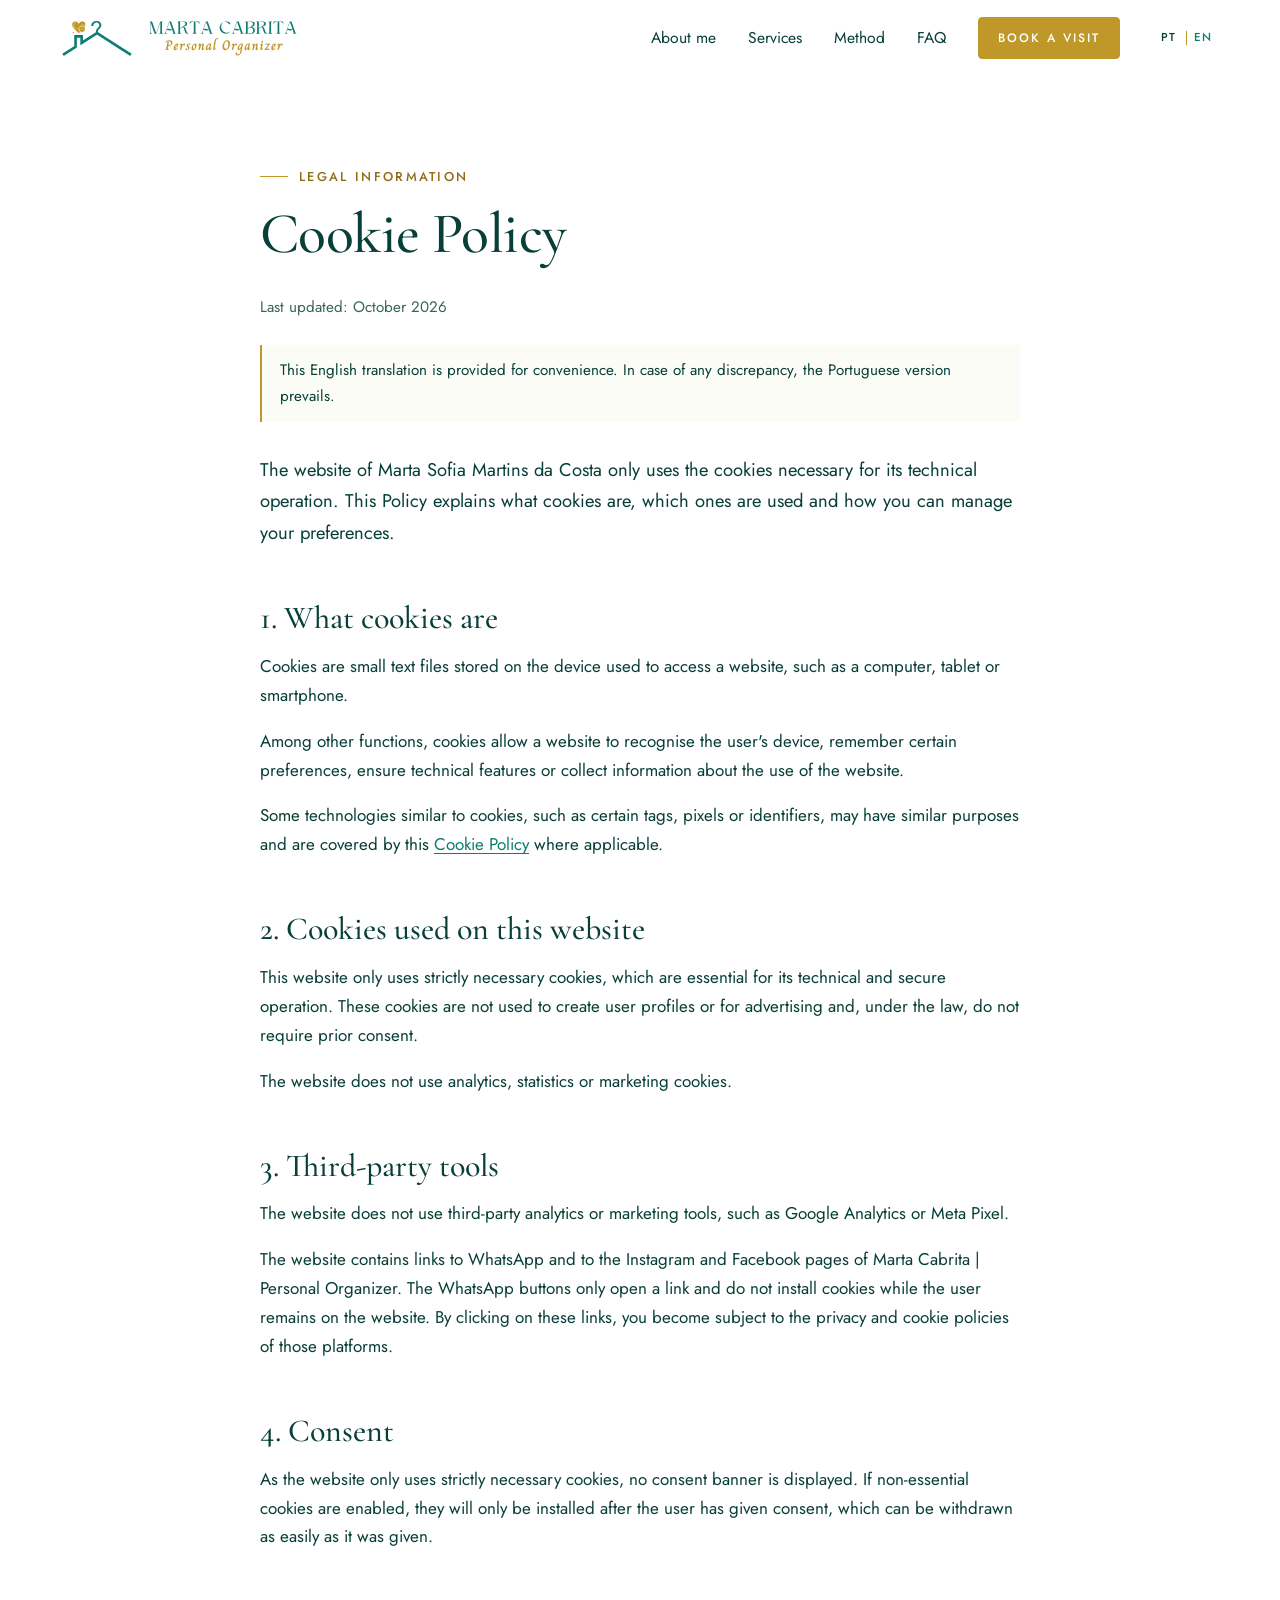
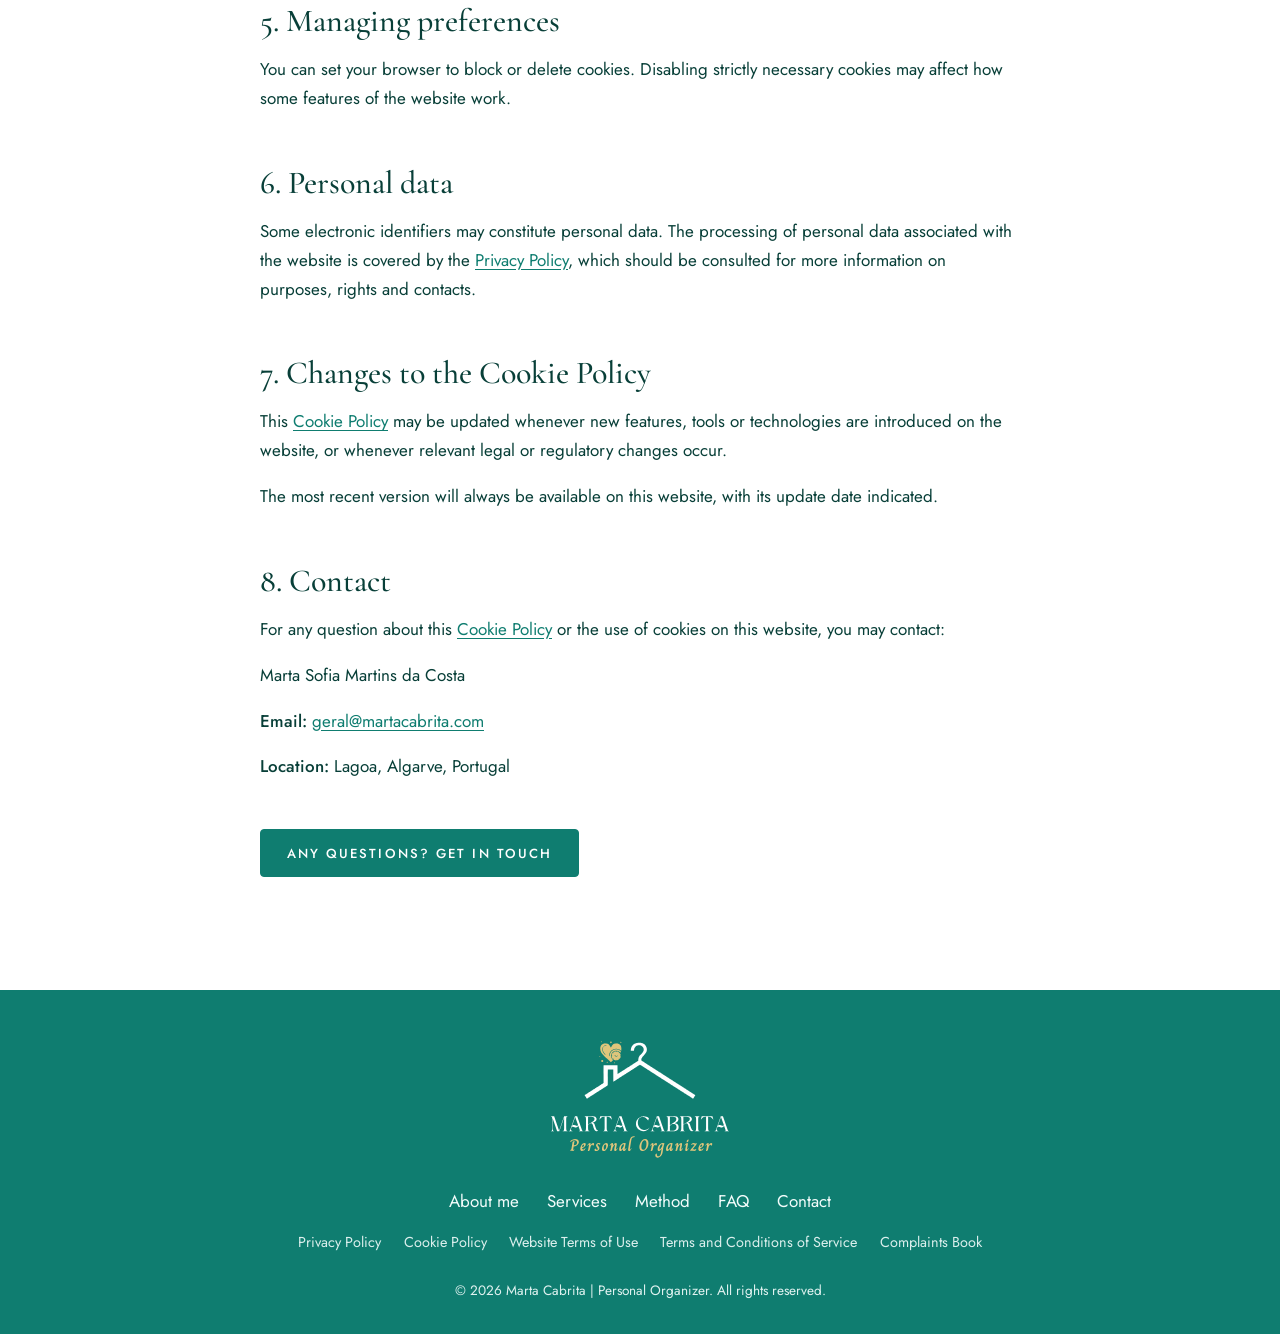
<file: cookies.html>
<!doctype html>
<html lang="pt-PT">
<head>
  <meta charset="utf-8">
  <meta name="viewport" content="width=device-width, initial-scale=1">
  <title>Política de Cookies · Marta Cabrita | Personal Organizer</title>
  <meta name="description" content="O website de Marta Cabrita | Personal Organizer utiliza apenas os cookies estritamente necessários ao seu funcionamento técnico.">
  <meta name="robots" content="index, follow">
  <meta name="theme-color" content="#0F7D70">
  <link rel="icon" href="[data-uri]" type="image/svg+xml"http://www.w3.org/2000/svg" viewBox="0 0 120 120"%3E%3Crect width="120" height="120" rx="22" fill="%230f7d70"/%3E%3Cg transform="translate(6 13) scale(.9)"%3E%3Cg fill="none" stroke="%23fff" stroke-width="8" stroke-linecap="round" stroke-linejoin="round"%3E%3Cpath d="M8 74 L26 60.3 V42 H36 V52.7 L60 34.5 L112 74"/%3E%3Cpath d="M60 34.5 V31 C60 28 67.5 27 67.5 20 A7.5 7.5 0 1 0 52.5 20"/%3E%3C/g%3E%3Cg transform="translate(0 -3.5)"%3E%3Cpath d="M31 39 C19 31.5 18 22 23.5 19 C27 17 30 18.8 31 21.8 C32 18.8 35 17 38.5 19 C44 22 43 31.5 31 39 Z" fill="%23e6c46a"/%3E%3C/g%3E%3C/g%3E%3C/svg%3E" type="image/svg+xml">
  <script>
  /* Idioma: escolhe PT, EN, ES ou FR conforme o equipamento do visitante (ou a escolha guardada) */
  (function () {
    var SUP = ['pt', 'en'], lang = null;
    try { var s = localStorage.getItem('mc-lang'); if (SUP.indexOf(s) > -1) lang = s; } catch (e) {}
    if (!lang) {
      var list = (navigator.languages && navigator.languages.length) ? navigator.languages : [navigator.language || 'pt'];
      for (var i = 0; i < list.length && !lang; i++) {
        var b = String(list[i]).toLowerCase().split('-')[0];
        if (SUP.indexOf(b) > -1) lang = b;
      }
    }
    window.__lang = lang || 'en';
    var h = document.documentElement;
    h.classList.add('js');
    if (window.__lang !== 'pt') {
      h.lang = window.__lang;
      h.classList.add('i18n-pending');
      setTimeout(function () { h.classList.remove('i18n-pending'); }, 1500);
    }
  })();
  </script>
  <style>
/* Tipos de letra incluídos no ficheiro (sem pedidos a terceiros) */
@font-face{font-family:"Cormorant Garamond";src:url([data-uri]) format("woff2");font-weight:500;font-style:normal;font-display:swap}
@font-face{font-family:"Cormorant Garamond";src:url([data-uri]) format("woff2");font-weight:500;font-style:italic;font-display:swap}
@font-face{font-family:"Jost";src:url([data-uri]) format("woff2");font-weight:400;font-style:normal;font-display:swap}
@font-face{font-family:"Jost";src:url([data-uri]) format("woff2");font-weight:500 700;font-style:normal;font-display:swap}
/* =========================================================
   Marta Cabrita · Personal Organizer
   Paleta: verde-água + dourado
   ========================================================= */

/* ---------- Tokens ---------- */
:root {
  --aqua-950: #083F38;   /* verde-escuro */
  --aqua-900: #083F38;   /* verde-escuro: títulos e texto */
  --aqua-700: #0F7D70;   /* verde principal: botões, ligações, destaques */
  --aqua-600: #2AA596;   /* verde intermédio: formas e ícones */
  --aqua-400: #2AA596;
  --aqua-200: rgb(42 165 150 / .3);   /* linhas e divisórias: verde intermédio suavizado */
  --aqua-100: #F2FCFB;   /* verde muito claro: fundos de secções e caixas */
  --aqua-50:  #FFFFFF;

  --gold:       #BF9829;  /* dourado principal: linhas, ícones, molduras */
  --gold-light: #DFC57B;  /* dourado intermédio: sobre verde-escuro */
  --gold-text:  #926C15;  /* dourado escuro: texto dourado em fundo claro */

  --ink:   #083F38;
  --muted: #39645C;
  --paper: #FFFFFF;       /* branco: fundo principal */
  --cream: #FCFCF7;       /* creme: caixas e destaques suaves */
  --white: #FFFFFF;
  --font-script: "Charm", "Cormorant Garamond", cursive;

  --font-serif: "Cormorant Garamond", "Iowan Old Style", Georgia, serif;
  --font-sans: "Jost", system-ui, -apple-system, "Segoe UI", Roboto, sans-serif;

  --radius: 4px;
  --radius-lg: 6px;
  --shadow: 0 1px 2px rgb(18 63 60 / .06), 0 8px 28px rgb(18 63 60 / .08);
  --container: 1160px;
  --header-h: 76px;
  --ease: cubic-bezier(.2, .7, .2, 1);
}

/* ---------- Base ---------- */
*, *::before, *::after { box-sizing: border-box; }
html {
  -webkit-text-size-adjust: 100%;
  scroll-behavior: smooth;
  scroll-padding-top: var(--header-h);
}
body {
  margin: 0;
  font-family: var(--font-sans);
  font-size: 1.0625rem;
  line-height: 1.7;
  color: var(--ink);
  background: var(--paper);
  text-rendering: optimizeLegibility;
  -webkit-font-smoothing: antialiased;
}
img, svg { display: block; max-width: 100%; }
a { color: var(--aqua-700); text-underline-offset: .2em; }
a:hover { color: var(--aqua-900); }
h1, h2, h3 {
  font-family: var(--font-serif);
  font-weight: 500;
  line-height: 1.12;
  color: var(--aqua-900);
  margin: 0 0 .5em;
  text-wrap: balance;
}
h1 { font-size: clamp(2.6rem, 6vw, 4.4rem); letter-spacing: -.01em; }
h2 { font-size: clamp(2.1rem, 4.4vw, 3.1rem); }
h3 { font-size: 1.55rem; }
h1 em, h2 em, .band-quote em { font-style: italic; color: var(--aqua-600); }
p { margin: 0 0 1em; }
ul, ol { margin: 0; padding: 0; list-style: none; }

:focus-visible {
  outline: 3px solid var(--gold);
  outline-offset: 3px;
  border-radius: var(--radius);
}

.container {
  width: min(100% - 2rem, var(--container));
  margin-inline: auto;
}
@media (min-width: 640px) { .container { width: min(100% - 3rem, var(--container)); } }

.visually-hidden {
  position: absolute !important; width: 1px; height: 1px; padding: 0; margin: -1px;
  overflow: hidden; clip: rect(0 0 0 0); white-space: nowrap; border: 0;
}
.skip-link {
  position: absolute; left: 1rem; top: -100px; z-index: 100;
  background: var(--aqua-900); color: var(--white);
  padding: .6rem 1rem; border-radius: var(--radius); text-decoration: none;
}
.skip-link:focus { top: 1rem; color: var(--white); }

.eyebrow {
  font-size: .8rem;
  font-weight: 500;
  letter-spacing: .18em;
  text-transform: uppercase;
  color: var(--gold-text);
  margin-bottom: .9rem;
  display: inline-flex; align-items: center; gap: .7rem;
}
.eyebrow::before {
  content: ""; width: 28px; height: 1px; background: var(--gold);
}

/* ---------- Botões ---------- */
.btn {
  --bg: var(--aqua-700);
  display: inline-flex; align-items: center; justify-content: center; gap: .5rem;
  min-height: 48px;
  padding: .8rem 1.6rem;
  border: 1px solid var(--bg);
  border-radius: var(--radius);
  background: var(--bg);
  color: var(--white);
  font: 500 .82rem/1.2 var(--font-sans);
  letter-spacing: .16em;
  text-transform: uppercase;
  text-decoration: none;
  cursor: pointer;
  transition: background-color .25s var(--ease), color .25s var(--ease), transform .25s var(--ease), box-shadow .25s var(--ease);
}
.btn:hover { --bg: var(--aqua-900); color: var(--white); transform: translateY(-1px); box-shadow: 0 8px 20px rgb(31 111 106 / .25); }
.btn-ghost { background: transparent; color: var(--aqua-900); border-color: var(--gold); }
.btn-ghost:hover { background: var(--aqua-100); color: var(--aqua-900); box-shadow: none; }
.btn-small { min-height: 42px; padding: .55rem 1.2rem; font-size: .76rem; }
.btn-block { width: 100%; }
.btn-whatsapp { --bg: var(--gold-text); margin-top: 1.5rem; }
.btn-whatsapp:hover { --bg: #6e5419; box-shadow: 0 8px 20px rgb(138 106 34 / .25); }

/* ---------- Cabeçalho ---------- */
.site-header {
  position: sticky; top: 0; z-index: 50;
  background: rgb(251 253 252 / .86);
  -webkit-backdrop-filter: saturate(160%) blur(12px);
  backdrop-filter: saturate(160%) blur(12px);
  border-bottom: 1px solid transparent;
  transition: border-color .3s, box-shadow .3s;
}
.site-header.is-scrolled { border-color: var(--gold-light); box-shadow: 0 6px 24px rgb(18 63 60 / .06); }
.header-inner { display: flex; align-items: center; justify-content: space-between; height: var(--header-h); }

.brand { display: flex; align-items: center; gap: .75rem; text-decoration: none; color: var(--aqua-700); }
.brand-mark { width: 30px; height: 36px; }
.brand-text {
  font-family: var(--font-serif); font-size: 1.45rem; line-height: 1; color: var(--aqua-900);
  display: flex; flex-direction: column;
}
.brand-text small {
  font-family: var(--font-sans); font-size: .64rem; letter-spacing: .24em; text-transform: uppercase;
  color: var(--gold-text); margin-top: .3rem;
}

.site-nav ul { display: flex; align-items: center; gap: 2rem; }
.site-nav a:not(.btn) {
  position: relative; text-decoration: none; color: var(--ink); font-size: .98rem; padding: .4rem 0;
}
.site-nav a:not(.btn)::after {
  content: ""; position: absolute; left: 0; right: 0; bottom: 0; height: 1px;
  background: var(--gold); transform: scaleX(0); transform-origin: left;
  transition: transform .3s var(--ease);
}
.site-nav a:not(.btn):hover::after,
.site-nav a[aria-current="true"]::after { transform: scaleX(1); }

.nav-toggle { display: none; }

@media (max-width: 860px) {
  .nav-toggle {
    display: grid; place-items: center;
    width: 48px; height: 48px; border: 0; border-radius: var(--radius);
    background: var(--aqua-100); cursor: pointer;
  }
  .nav-toggle-bar, .nav-toggle-bar::before, .nav-toggle-bar::after {
    display: block; width: 20px; height: 2px; background: var(--aqua-900); border-radius: var(--radius);
    transition: transform .3s var(--ease), background-color .2s;
  }
  .nav-toggle-bar { position: relative; }
  .nav-toggle-bar::before, .nav-toggle-bar::after { content: ""; position: absolute; left: 0; }
  .nav-toggle-bar::before { top: -6px; }
  .nav-toggle-bar::after { top: 6px; }
  .nav-toggle[aria-expanded="true"] .nav-toggle-bar { background: transparent; }
  .nav-toggle[aria-expanded="true"] .nav-toggle-bar::before { transform: translateY(6px) rotate(45deg); }
  .nav-toggle[aria-expanded="true"] .nav-toggle-bar::after { transform: translateY(-6px) rotate(-45deg); }

  .site-nav {
    position: absolute; left: 0; right: 0; top: 100%;
    background: var(--paper);
    border-bottom: 1px solid var(--aqua-100);
    box-shadow: 0 20px 30px rgb(18 63 60 / .08);
    visibility: hidden; opacity: 0; transform: translateY(-8px);
    transition: opacity .25s var(--ease), transform .25s var(--ease), visibility .25s;
  }
  .site-nav.is-open { visibility: visible; opacity: 1; transform: none; }
  .site-nav ul { flex-direction: column; align-items: stretch; gap: 0; padding: .5rem 1rem 1.25rem; }
  .site-nav a:not(.btn) { display: block; padding: .9rem .25rem; border-bottom: 1px solid var(--aqua-100); font-size: 1.05rem; }
  .site-nav a:not(.btn)::after { display: none; }
  .site-nav .btn { margin-top: 1rem; width: 100%; }
}

/* ---------- Hero ---------- */
.hero {
  position: relative;
  overflow: hidden;
  background:
    radial-gradient(60rem 30rem at 85% 10%, var(--aqua-100), transparent 70%),
    linear-gradient(180deg, var(--paper), var(--aqua-50));
  padding: clamp(2.5rem, 7vw, 6rem) 0 clamp(3rem, 8vw, 6.5rem);
}
.hero-inner { display: grid; gap: 3rem; align-items: center; }
@media (min-width: 900px) { .hero-inner { grid-template-columns: 1.15fr .85fr; } }

.lead { font-size: clamp(1.1rem, 1.6vw, 1.25rem); color: var(--muted); max-width: 36rem; }
.hero-actions { display: flex; flex-wrap: wrap; gap: .8rem; margin: 2rem 0 2.2rem; }
.hero-points { display: flex; flex-wrap: wrap; gap: .6rem 1.6rem; color: var(--muted); font-size: .95rem; }
.hero-points li { display: inline-flex; align-items: center; gap: .5rem; }
.hero-points li::before {
  content: ""; width: 7px; height: 7px; background: var(--gold);
}
.hero-art { margin: 0; justify-self: center; width: min(100%, 420px); }
@media (max-width: 899px) { .hero-art { width: min(80%, 300px); } }
.hero-art svg { width: 100%; height: auto; filter: drop-shadow(0 30px 40px rgb(18 63 60 / .12)); }

/* ---------- Secções ---------- */
.section { padding: clamp(4rem, 9vw, 7rem) 0; }
.section-head { max-width: 40rem; margin-bottom: clamp(2.5rem, 5vw, 3.5rem); }
.section-head p:last-child { color: var(--muted); }

/* Sobre */
.about-inner { display: grid; gap: clamp(2.5rem, 6vw, 5rem); align-items: center; }
@media (min-width: 860px) { .about-inner { grid-template-columns: .9fr 1.1fr; } }
.about-photo { position: relative; width: min(440px, 100% - 24px); justify-self: center; margin-right: 18px; }
.about-photo::before {
  content: ""; position: absolute; inset: 18px -18px -18px 18px;
  border: 1px solid var(--gold);
}
.about-photo img,
.photo-placeholder {
  position: relative; width: 100%; aspect-ratio: 4 / 5; object-fit: cover;
  border-radius: var(--radius);
}
.photo-placeholder {
  display: grid; place-items: center;
  background: linear-gradient(160deg, var(--aqua-200), var(--aqua-600));
}
.photo-placeholder span {
  font-family: var(--font-serif); font-style: italic; font-size: clamp(5rem, 12vw, 8rem);
  color: var(--white); opacity: .9; letter-spacing: -.04em;
}
.values { display: grid; gap: 1rem; margin-top: 2rem; }
.values li {
  display: grid; gap: .1rem; padding: 1rem 1.25rem;
  border-left: 2px solid var(--gold); background: var(--aqua-50); border-radius: var(--radius);
}
.values strong { font-family: var(--font-serif); font-weight: 500; font-size: 1.35rem; color: var(--aqua-900); }
.values span { color: var(--muted); font-size: .98rem; }

/* Serviços */
.services { background: var(--aqua-50); }
.cards { display: grid; gap: 1.25rem; grid-template-columns: repeat(auto-fill, minmax(min(100%, 300px), 1fr)); }
.card {
  position: relative;
  background: var(--white);
  border: 1px solid var(--aqua-100);
  border-radius: var(--radius);
  padding: 2rem 1.75rem;
  box-shadow: var(--shadow);
  transition: transform .35s var(--ease), box-shadow .35s var(--ease), border-color .35s;
}
.card::before { content: ""; position: absolute; left: -1px; right: -1px; top: -1px; height: 2px; background: var(--gold); border-radius: var(--radius) var(--radius) 0 0; transform: scaleX(0); transform-origin: left; transition: transform .4s var(--ease); }
.card:hover::before { transform: scaleX(1); }
.card:hover { transform: translateY(-4px); border-color: var(--gold-light); box-shadow: 0 16px 40px rgb(18 63 60 / .12); }
.card-icon {
  width: 52px; height: 52px; padding: 10px; margin-bottom: 1.25rem;
  border-radius: var(--radius); background: var(--aqua-100);
  fill: none; stroke: var(--aqua-700); stroke-width: 2; stroke-linecap: round; stroke-linejoin: round;
}
.card p { color: var(--muted); margin: 0; }

/* Método */
.steps { display: grid; gap: 1.5rem; counter-reset: step; }
@media (min-width: 700px) { .steps { grid-template-columns: repeat(2, 1fr); } }
@media (min-width: 1050px) { .steps { grid-template-columns: repeat(4, 1fr); } }
.step { position: relative; padding-top: 1.5rem; border-top: 1px solid var(--aqua-200); }
.step-num {
  display: block; font-family: var(--font-serif); font-style: italic; font-size: 3rem; line-height: 1;
  color: var(--gold); margin-bottom: .75rem;
}
.step p { color: var(--muted); margin: 0; }

/* Faixa citação */
.band {
  background:
    radial-gradient(40rem 20rem at 10% 0%, rgb(95 179 169 / .35), transparent 70%),
    var(--aqua-900);
  color: var(--white);
  padding: clamp(4rem, 9vw, 6.5rem) 0;
  text-align: center;
}
.band-quote {
  font-family: var(--font-serif); font-size: clamp(1.9rem, 4.2vw, 3rem); line-height: 1.25;
  margin: 0 auto; max-width: 48rem; color: var(--white); text-wrap: balance;
}
.band-quote em { color: var(--gold-light); }

/* FAQ */
.faq-inner { display: grid; gap: 2rem; }
@media (min-width: 900px) { .faq-inner { grid-template-columns: .8fr 1.2fr; gap: 4rem; align-items: start; } }
.accordion { border-top: 1px solid var(--aqua-200); }
.accordion details { border-bottom: 1px solid var(--aqua-200); }
.accordion summary {
  display: flex; justify-content: space-between; align-items: center; gap: 1rem;
  padding: 1.25rem 0; cursor: pointer; list-style: none;
  font-family: var(--font-serif); font-size: 1.35rem; color: var(--aqua-900);
}
.accordion summary::-webkit-details-marker { display: none; }
.accordion summary::after {
  content: ""; flex: none; width: 12px; height: 12px;
  border-right: 2px solid var(--gold); border-bottom: 2px solid var(--gold);
  transform: rotate(45deg) translateY(-4px); transition: transform .3s var(--ease);
}
.accordion details[open] summary::after { transform: rotate(-135deg) translateY(-2px); }
.accordion details p { color: var(--muted); padding: 0 2rem 1.25rem 0; margin: 0; }

/* Contacto */
.contact { background: linear-gradient(180deg, var(--paper), var(--aqua-100)); }
.contact-inner { display: grid; gap: 3rem; }
@media (min-width: 900px) { .contact-inner { grid-template-columns: 1fr 1fr; gap: 5rem; align-items: start; } }
.contact-list { display: grid; gap: .9rem; margin-top: 1.75rem; }
.contact-list li { display: flex; align-items: center; gap: .9rem; }
.contact-list svg {
  flex: none; width: 40px; height: 40px; padding: 9px; border-radius: var(--radius);
  background: var(--white); border: 1px solid var(--gold-light);
  fill: none; stroke: var(--aqua-700); stroke-width: 1.6; stroke-linecap: round; stroke-linejoin: round;
}
.contact-list a { color: var(--ink); text-decoration: none; overflow-wrap: anywhere; }
.contact-list a:hover { color: var(--aqua-700); text-decoration: underline; }

.contact-form {
  background: var(--white);
  border-radius: var(--radius);
  padding: clamp(1.5rem, 4vw, 2.5rem);
  box-shadow: var(--shadow);
  border-top: 3px solid var(--gold);
}
.field { margin-bottom: 1.2rem; }
.field label { display: block; font-weight: 500; font-size: .95rem; margin-bottom: .4rem; color: var(--aqua-900); }
.field input, .field select, .field textarea {
  width: 100%; min-height: 48px;
  padding: .75rem 1rem;
  font: inherit; font-size: 1rem; color: var(--ink);
  background: var(--aqua-50);
  border: 1px solid var(--aqua-200);
  border-radius: var(--radius);
  transition: border-color .2s, box-shadow .2s, background-color .2s;
}
.field textarea { resize: vertical; min-height: 130px; }
.field input:focus, .field select:focus, .field textarea:focus {
  outline: none; background: var(--white); border-color: var(--aqua-600);
  box-shadow: 0 0 0 4px rgb(47 138 130 / .15);
}
.field [aria-invalid="true"] { border-color: #b3261e; }
.field-error { color: #b3261e; font-size: .88rem; margin: .35rem 0 0; }
.form-note { font-size: .85rem; color: var(--muted); margin: 1rem 0 0; text-align: center; }

/* ---------- Rodapé ---------- */
.site-footer { background: var(--aqua-950); color: var(--aqua-200); padding: 3rem 0 2rem; }
.footer-inner { display: grid; gap: 1.5rem; justify-items: center; text-align: center; }
.footer-brand { font-family: var(--font-serif); font-size: 1.6rem; color: var(--white); margin: 0; display: flex; flex-direction: column; line-height: 1.1; }
.footer-brand small { font-family: var(--font-sans); font-size: .66rem; letter-spacing: .24em; text-transform: uppercase; color: var(--gold-light); margin-top: .4rem; }
.site-footer ul { display: flex; flex-wrap: wrap; justify-content: center; gap: .5rem 1.75rem; }
.site-footer a { color: var(--aqua-200); text-decoration: none; }
.site-footer a:hover { color: var(--gold-light); }
.copyright { font-size: .85rem; margin: 0; opacity: .8; }

/* 404 */
.notfound { min-height: 100vh; display: grid; place-items: center; text-align: center; }
.notfound .lead { margin-inline: auto; }

/* ---------- Animações de entrada ---------- */
.js .reveal { opacity: 0; transform: translateY(18px); transition: opacity .7s var(--ease), transform .7s var(--ease); }
.js .reveal.is-visible { opacity: 1; transform: none; }

@media (prefers-reduced-motion: reduce) {
  html { scroll-behavior: auto; }
  *, *::before, *::after { transition-duration: .01ms !important; animation-duration: .01ms !important; }
  .js .reveal { opacity: 1; transform: none; }
}

/* ---------- Impressão ---------- */
@media print {
  .site-header, .hero-art, .contact-form, .btn { display: none !important; }
  body { background: #fff; }
}

@media (max-width: 859px) { .about-photo { width: min(320px, 100% - 24px); } }
/* ---------- Página legal ---------- */
.legal { padding: clamp(3rem, 7vw, 5rem) 0 clamp(4rem, 8vw, 6rem); background: linear-gradient(180deg, var(--aqua-50), var(--paper) 30rem); }
.legal-inner { max-width: 760px; }
.legal h1 { font-size: clamp(2.4rem, 5.5vw, 3.6rem); }
.legal h2 { font-size: clamp(1.6rem, 3vw, 2rem); margin-top: 0; padding-top: .5rem; }
.legal section { margin-top: 2.75rem; }
.legal ul:not(.legal-card) { list-style: none; display: grid; gap: .6rem; margin: 0 0 1em; }
.legal ul:not(.legal-card) li { position: relative; padding-left: 1.4rem; }
.legal ul:not(.legal-card) li::before { content: ""; position: absolute; left: 0; top: .72em; width: 6px; height: 6px; background: var(--gold); }
.legal-updated { color: var(--muted); font-size: .95rem; }
.legal-intro { font-size: 1.15rem; color: var(--ink); margin-top: 2rem; }
.legal-card { display: grid; gap: .35rem; padding: 1.25rem 1.5rem; margin: 0 0 1em; background: var(--white); border: 1px solid var(--aqua-100); border-left: 3px solid var(--gold); border-radius: var(--radius); box-shadow: var(--shadow); }
.legal-card strong, .legal li strong { color: var(--aqua-900); font-weight: 500; }
.legal-note { background: var(--aqua-100); border-radius: var(--radius); padding: 1.1rem 1.4rem; margin: 1.5rem 0; }
.legal-note p { margin: 0; }
.legal mark { background: #F5EDCB; color: #926C15; padding: 0 .3em; border-radius: var(--radius); }
.toc { margin-top: 2rem; padding: 1.25rem 1.5rem; background: var(--white); border: 1px solid var(--aqua-100); border-radius: var(--radius); }
.toc-title { font-weight: 500; color: var(--aqua-900); margin-bottom: .5rem; }
.toc ol { list-style: decimal; padding-left: 1.3rem; display: grid; gap: .25rem; }
.toc ol li::marker { color: var(--gold-text); }
.toc a { text-decoration: none; }
.toc a:hover { text-decoration: underline; }
.table-wrap { overflow-x: auto; margin: 0 0 1em; border: 1px solid var(--aqua-100); border-radius: var(--radius); background: var(--white); }
.legal table { width: 100%; border-collapse: collapse; font-size: .97rem; min-width: 520px; }
.legal th, .legal td { text-align: left; vertical-align: top; padding: .85rem 1.1rem; border-bottom: 1px solid var(--aqua-100); }
.legal th { background: var(--aqua-50); color: var(--aqua-900); font-weight: 500; }
.legal tr:last-child td { border-bottom: 0; }
.legal-back { margin-top: 3rem; }
.copyright a { color: inherit; text-decoration: underline; }
@media (max-width: 480px) { .site-header .btn-small { padding: .5rem .9rem; font-size: .88rem; } .brand-text { font-size: 1.25rem; } }
/* ---------- Transição suave entre páginas ---------- */
@view-transition { navigation: auto; }
.site-header { view-transition-name: cabecalho; }
.site-footer { view-transition-name: rodape; }
::view-transition-old(root) { animation: sair .25s var(--ease) both; }
::view-transition-new(root) { animation: entrar .35s var(--ease) both; }
@keyframes sair { to { opacity: 0; transform: translateY(-6px); } }
@keyframes entrar { from { opacity: 0; transform: translateY(8px); } }
@media (prefers-reduced-motion: reduce) {
  ::view-transition-old(root), ::view-transition-new(root) { animation: none; }
}
/* Botão "Marcar visita" com a mesma cor da página principal */
.site-nav .btn, .site-nav .btn:hover { --bg: #0f7d70; }
/* ---------- Idiomas ---------- */
.i18n-pending body { visibility: hidden; }
.lang-switch { display: flex; gap: .15rem; }
.lang-switch button {
  min-width: 34px; min-height: 34px; padding: .2rem .35rem;
  font: 500 .72rem/1 var(--font-sans); letter-spacing: .12em;
  color: var(--muted); background: transparent;
  border: 1px solid transparent; border-radius: var(--radius); cursor: pointer;
  transition: color .2s, border-color .2s;
}
.lang-switch button:hover { color: var(--aqua-700); }
.lang-switch button[aria-pressed="true"] { color: var(--aqua-700); border-color: var(--gold); }
@media (max-width: 860px) {
  .site-nav .lang-item { order: 99; padding-top: 1rem; }
  .lang-switch { justify-content: center; gap: .5rem; }
  .lang-switch button { min-width: 48px; min-height: 44px; font-size: .8rem; }
}
/* ---------- Topo: benefícios (maqueta) ---------- */
.hero { background: var(--paper); padding: clamp(3.5rem, 8vw, 6.5rem) 0 clamp(3.5rem, 7vw, 5.5rem); border-bottom: 1px solid var(--aqua-100); overflow: visible; }
.hero-intro { text-align: center; max-width: 52rem; margin: 0 auto clamp(3rem, 6vw, 4.5rem); }
.hero-intro .eyebrow { color: var(--aqua-700); letter-spacing: .24em; }
.hero-intro .eyebrow::before { display: none; }
.hero-intro h1 { font-size: clamp(2.3rem, 4.8vw, 4rem); margin-bottom: 0; }
.hero-intro h1 em { display: inline-block; }
.hero-intro .lead { margin: 1.5rem auto 0; max-width: 40rem; }
.benefits { display: grid; grid-template-columns: repeat(4, minmax(0, 1fr)); gap: clamp(1.5rem, 3vw, 2.5rem); }
.benefit { display: flex; flex-direction: column; align-items: center; text-align: center; }
.benefit img { width: 100%; max-width: 270px; height: auto; mix-blend-mode: multiply; margin-bottom: 1.4rem; }
.benefit-label { font-size: .76rem; font-weight: 500; letter-spacing: .22em; text-transform: uppercase; color: var(--aqua-700); margin: 0 0 .7rem; }
.benefit-title { font-style: italic; font-size: clamp(1.45rem, 2vw, 1.85rem); line-height: 1.18; margin: 0 0 .9rem; text-wrap: balance; }
.benefit-text { color: var(--muted); font-size: .98rem; line-height: 1.7; max-width: 19rem; margin: 0 0 1.6rem; }
.benefit::after { content: ""; width: 48px; height: 1px; background: var(--gold); margin-top: auto; }
@media (max-width: 1000px) { .benefits { grid-template-columns: repeat(2, minmax(0, 1fr)); row-gap: 3rem; } }
@media (max-width: 560px) {
  .benefits { grid-template-columns: 1fr; row-gap: 2.75rem; }
  .benefit img { max-width: 240px; }
}

/* ---------- Cabeçalho (maqueta) ---------- */
.site-nav a[aria-current="true"] { color: var(--aqua-700); }
.lang-switch { gap: 0; }
.lang-switch button, .lang-switch button[aria-pressed="true"] { border: 0; color: var(--ink); position: relative; }
.lang-switch button[aria-pressed="true"] { color: var(--aqua-700); font-weight: 600; }
.lang-switch button + button::before {
  content: ""; position: absolute; left: 0; top: 50%; width: 1px; height: 14px;
  background: var(--gold); transform: translateY(-50%);
}
/* ---------- Logótipo ---------- */
.brand { gap: .8rem; }
.brand-mark { width: 60px; height: 39px; flex: none; }
.brand-text { font-family: var(--font-serif); font-size: 1.28rem; line-height: 1; letter-spacing: .12em; text-transform: uppercase; color: var(--aqua-700); }
.brand-text small { font-family: var(--font-serif); font-style: italic; font-size: 1.02rem; letter-spacing: .02em; text-transform: none; color: var(--gold); margin-top: .28rem; }
.footer-mark { display: block; width: 76px; height: 49px; margin: 0 auto -.6rem; }
.footer-brand { letter-spacing: .12em; text-transform: uppercase; font-size: 1.45rem; }
.footer-brand small { font-family: var(--font-serif); font-style: italic; font-size: 1.1rem; letter-spacing: .02em; text-transform: none; }
@media (max-width: 480px) { .brand-mark { width: 44px; height: 29px; } .brand-text { font-size: 1.08rem; letter-spacing: .1em; } .brand-text small { font-size: .92rem; } }
/* ================= Identidade visual Marta Cabrita ================= */
@font-face{font-family:"Charm";src:url([data-uri]) format("woff2");font-weight:400;font-style:normal;font-display:swap}
.logo-sprite { position: absolute; width: 0; height: 0; overflow: hidden; }
h1, h2, h3 { color: var(--aqua-900); }
h1 em, h2 em, .hero-intro h1 em { color: var(--aqua-700); }
.eyebrow { color: var(--gold-text); }
.hero-intro .eyebrow, .benefit-label { color: var(--aqua-700); }
.btn:hover { --bg: var(--aqua-900); }
.btn-ghost { color: var(--aqua-900); border-color: var(--gold); }
.btn-ghost:hover { background: var(--aqua-100); color: var(--aqua-900); }
.btn-whatsapp { --bg: var(--gold-text); }
.btn-whatsapp:hover { --bg: var(--aqua-900); }
.site-header { background: rgb(255 255 255 / .94); }
.site-header.is-scrolled { border-color: var(--aqua-100); }
.services { background: var(--aqua-100); }
.card { border-color: var(--white); }
.card-icon { background: var(--aqua-100); stroke: var(--aqua-700); }
.values li { background: var(--cream); }
.toc, .legal-card { background: var(--cream); }
.band { background: radial-gradient(40rem 20rem at 10% 0%, rgb(42 165 150 / .28), transparent 70%), var(--aqua-900); }
.band-quote { font-family: var(--font-script); font-size: clamp(1.9rem, 4vw, 2.9rem); line-height: 1.35; }
.band-quote em { font-style: normal; color: var(--gold-light); }
.contact { background: linear-gradient(180deg, var(--paper), var(--aqua-100)); }
.field input, .field select, .field textarea { background: var(--white); border-color: var(--aqua-200); }
.field input:focus, .field select:focus, .field textarea:focus { border-color: var(--aqua-700); box-shadow: 0 0 0 4px rgb(15 125 112 / .14); }
.site-footer { background: var(--aqua-900); color: var(--aqua-100); }
.site-footer a { color: var(--aqua-100); }
.site-footer a:hover { color: var(--gold-light); }
.step-num { color: var(--gold); }
:focus-visible { outline-color: var(--gold); }
/* Logótipo oficial */
.brand { gap: .7rem; align-items: center; }
.brand-symbol { width: 74px; height: 40px; flex: none; }
.brand-wordmark { width: 156px; height: 43px; flex: none; }
.footer-logo { display: grid; justify-items: center; gap: .55rem; --logo-green: #FFFFFF; --logo-gold: #DFC57B; }
.footer-symbol { width: 118px; height: 64px; }
.footer-wordmark { width: 190px; height: 52px; }
@media (max-width: 480px) { .brand-symbol { width: 58px; height: 32px; } .brand-wordmark { width: 104px; height: 29px; } }
/* ================= Alterações outubro 2026 ================= */
/* Serviços: ícones dourados */
.card-icon { background: var(--cream); stroke: var(--gold); stroke-width: 1.8; }
.card:hover { border-color: var(--gold-light); }
/* Sobre mim */
.about-copy p { margin-bottom: .9em; }
.about-highlight { font-family: var(--font-serif); font-style: italic; font-size: 1.4rem; line-height: 1.4; color: var(--aqua-700); margin: 1.4rem 0 0; padding-left: 1.1rem; border-left: 2px solid var(--gold); }
/* Perguntas frequentes com + */
.accordion summary::after {
  content: "+"; width: auto; height: auto; border: 0; transform: none;
  font: 300 1.75rem/1 var(--font-sans); color: var(--gold); transition: transform .3s var(--ease);
}
.accordion details summary::after, .accordion details[open] summary::after { transform: none !important; }
.accordion details:not([open]) > summary::after { content: "+"; }
.accordion details[open] > summary::after { content: "−"; }
.faq-more { border-bottom: 0 !important; margin-top: 2rem; }
.faq-more > summary {
  justify-content: center; gap: .6rem; width: max-content; margin: 0 auto; padding: .8rem 1.5rem;
  border: 1px solid var(--gold); border-radius: var(--radius);
  font: 500 .82rem/1.2 var(--font-sans); letter-spacing: .14em; text-transform: uppercase; color: var(--aqua-900);
}
.faq-more > summary:hover { background: var(--cream); }
.faq-more > summary::after { font-size: 1.3rem; }
.faq-groups { padding-top: 1rem; text-align: left; }
.faq-group-title {
  font: 500 .78rem/1.4 var(--font-sans); letter-spacing: .18em; text-transform: uppercase; color: var(--gold-text);
  margin: 2.2rem 0 .3rem; padding-bottom: .6rem; border-bottom: 1px solid var(--gold-light);
}
/* Rodapé com informação legal */
.footer-legal ul { gap: .4rem 1.4rem; font-size: .9rem; }
.footer-legal a { opacity: .9; }
.site-footer nav + nav { margin-top: -.6rem; }
/* Páginas legais */
.legal h3 { font-size: 1.3rem; margin: 1.6rem 0 .5rem; }
.legal section > ul { margin-bottom: 1em; }
.legal-lang-note { display: none; background: var(--cream); border-left: 2px solid var(--gold); padding: .8rem 1.1rem; margin: 1.5rem 0 0; font-size: .95rem; }
html[lang="en"] .legal-lang-note { display: block; }
.legal-form { background: var(--cream); border: 1px solid var(--gold-light); border-radius: var(--radius); padding: 1.3rem 1.5rem; margin: 1rem 0; }
.legal-form p { margin: 0 0 .5rem; }
.legal-identity { background: var(--cream); border-left: 3px solid var(--gold); border-radius: 0 var(--radius) var(--radius) 0; padding: 1.1rem 1.4rem; margin: 0 0 1em; }
.legal-identity p { margin: 0 0 .25rem; }
/* Paleta atualizada (verde muito claro #F2FCFB, creme #FCFCF7): linhas e divisórias num tom suave do verde intermédio */
.site-header.is-scrolled, .hero { border-color: var(--aqua-200); }
.toc, .table-wrap, .legal th, .legal td { border-color: var(--aqua-200); }
.card { border-color: var(--aqua-200); }
/* Linhas separadoras subtis em dourado fino (as do método mantêm-se) */
:root { --line-gold: rgb(191 152 41 / .38); }
.site-header { border-bottom-width: 1px; }
.site-header.is-scrolled { border-color: var(--line-gold); box-shadow: 0 4px 18px rgb(8 63 56 / .04); }
.hero { border-bottom: 1px solid var(--line-gold); }
.accordion, .accordion details { border-color: var(--line-gold); }
.faq-group-title { border-bottom-color: var(--line-gold); }
.toc, .table-wrap, .legal th, .legal td { border-color: var(--line-gold); }
/* Fundos verdes no verde principal da paleta (#0F7D70) */
.band { background: radial-gradient(40rem 20rem at 10% 0%, rgb(42 165 150 / .45), transparent 70%), var(--aqua-700); }
.site-footer { background: var(--aqua-700); color: var(--aqua-100); }
.site-footer .copyright { opacity: .92; }
.btn:hover { --bg: var(--aqua-700); box-shadow: 0 8px 22px rgb(15 125 112 / .32); }
.btn-whatsapp:hover { --bg: var(--aqua-700); }
  
/* Botões de marcação em dourado */
.btn.btn-gold, .btn.btn-whatsapp { --bg: #BF9829; border-color: #BF9829; color: #fff; }
.btn.btn-gold:hover, .btn.btn-whatsapp:hover { --bg: #926C15; border-color: #926C15; color: #fff; box-shadow: 0 8px 22px rgb(146 108 21 / .3); }
</style>
  <!-- Pré-carrega a outra página para a navegação ser instantânea -->
  <script type="speculationrules">{"prerender":[{"where":{"href_matches":"*index.html*"},"eagerness":"moderate"}]}</script>
  <link rel="prefetch" href="index.html">
</head>
<body>
  <svg class="logo-sprite" width="0" height="0" aria-hidden="true" focusable="false"><defs><clipPath id="mcsa"><path d="M242 250h71.69v64H242Zm0 0"/></clipPath><clipPath id="mcsb"><path d="M239.44 292H243v4h-3.56Zm0 0"/></clipPath><clipPath id="mcsc"><path d="M288 313h4v3.83h-4Zm0 0"/></clipPath><clipPath id="mcsd"><path d="M244 243.33h5V247h-5Zm0 0"/></clipPath><symbol id="mc-simbolo" viewBox="179.48 232.27 390.77 213.07"><path style="fill:var(--logo-green,#0F7D70)" fill-rule="evenodd" d="M197.59 433.82c-.23-.25-.42-.5-.42-.55s-.47-.8-1.05-1.66a46 46 0 0 1-1.14-1.76c-.1-.22-.22-.41-1.05-1.65a53 53 0 0 0-1.67-2.6 31 31 0 0 1-1.07-1.66c0-.04-.17-.29-.37-.55-.42-.55-.37-.99.13-1.22.41-.19.61-.31 2.37-1.48a26 26 0 0 1 2.28-1.45c.12-.06.62-.38 1.11-.72s.93-.61.96-.61c.04 0 .49-.29 1-.64s.96-.64.99-.64.46-.28.95-.61c.5-.34 1-.66 1.11-.72.32-.15.63-.35 2.28-1.45a23 23 0 0 1 2.28-1.44c.12-.06.62-.38 1.11-.72s.92-.61.95-.61.48-.29.99-.64c.52-.35.98-.64 1.02-.64s.32-.18.61-.39q.85-.66 1.3-.85c.12-.06.62-.38 1.11-.71.49-.34.93-.62.96-.62s.48-.28 1-.64c.51-.35.96-.64.99-.64.02 0 .45-.27.95-.61s.99-.66 1.11-.72c.31-.15.63-.35 2.28-1.44a27 27 0 0 1 2.27-1.45c.12-.06.62-.38 1.12-.72.49-.33.92-.61.95-.61s.47-.29.99-.64c.51-.35.96-.64.99-.64s.47-.27.97-.61c1.29-.85 1.44-.95 1.68-1.05.11-.05.44-.28.73-.5s.55-.4.59-.4.48-.27.98-.61c.49-.33 1-.67 1.13-.74l1.25-.79 1.27-.78 1.73-1.14a30 30 0 0 1 2.28-1.45c.12-.05.62-.38 1.11-.71.5-.34.93-.62.96-.62s.47-.28.98-.64c.52-.35.97-.64 1-.64s.47-.27.96-.61 1-.66 1.11-.72c.32-.15.63-.35 2.28-1.44 1.65-1.1 1.96-1.3 2.28-1.45.12-.06.62-.38 1.11-.72s.94-.61 1-.61c.05 0 .34-.21.63-.46l.54-.46v-29.33c0-18.3.05-29.41.13-29.54.12-.19 2.87-.22 23.08-.25 16.91-.03 23 0 23.14.12.16.14.19 2.58.19 14.59 0 14.14.03 15.08.43 14.44.1-.16.48-.41 1-.66.12-.06.62-.38 1.11-.72s.92-.61.95-.61.48-.29.99-.65c.52-.35.96-.64 1-.64.03 0 .47-.27.97-.6 1.28-.86 1.43-.95 1.67-1.06.12-.05.45-.27.73-.5.29-.22.56-.4.61-.4s.5-.29 1.02-.64c.51-.35.96-.64.98-.64s.46-.28.96-.61c.49-.34.99-.66 1.11-.72.31-.15.63-.35 2.28-1.45a25 25 0 0 1 2.27-1.44c.12-.06.62-.38 1.12-.72.49-.34.92-.61.95-.61s.47-.29.99-.64c.51-.35.97-.64 1.02-.64.04 0 .32-.18.6-.39a7 7 0 0 1 1.3-.85c.12-.06.62-.38 1.12-.71.49-.34.92-.62.96-.62s.48-.28.99-.64c.52-.35.96-.64.99-.64s.46-.27.95-.61c.5-.34 1-.66 1.12-.72.31-.15.62-.35 2.27-1.44a26 26 0 0 1 2.28-1.45c.12-.06.61-.37 1.09-.7s.93-.62.99-.65c.07-.03.8-.5 1.62-1.04a23 23 0 0 1 2.28-1.45c.12-.06.62-.38 1.11-.72s.92-.61.95-.61.48-.29.99-.64c.52-.36.97-.64 1-.64s.47-.28.97-.61a14 14 0 0 1 1.67-1.06c.12-.05.45-.27.73-.49.29-.22.56-.41.61-.41s.5-.28 1.02-.64c.51-.35.96-.64.99-.64s.45-.27.95-.61.99-.66 1.11-.72c.32-.15.63-.35 2.28-1.44 1.65-1.1 1.96-1.3 2.28-1.45.11-.06.61-.38 1.11-.72.49-.33.92-.61.95-.61s.47-.29.99-.64a10 10 0 0 1 1-.64c.03 0 .48-.29.99-.64.52-.35.97-.64 1.01-.64.03 0 .49-.29 1-.64.52-.36.96-.64 1-.64.03 0 .48-.29.99-.64.52-.36.97-.64 1-.64s.38-.24.78-.52l.71-.51v-1.66c-.01-3.14.54-6.58 1.37-8.53.1-.26.19-.53.19-.62 0-.13 1.23-2.66 1.62-3.33a78 78 0 0 1 2.66-3.83 92 92 0 0 1 2.82-3.21 162 162 0 0 0 6.54-7.39c.2-.21 1.13-1.61 1.41-2.13 1.3-2.39 1.49-3.1 1.57-5.85.08-2.82-.16-3.95-1.33-6.34a12 12 0 0 0-2.6-3.68 15 15 0 0 0-3.93-3.02l-.93-.48c-.85-.46-1.29-.62-3.27-1.16-1.08-.3-5.42-.34-6.83-.07-1.67.32-2.62.6-3.71 1.11l-1.42.66c-.78.36-2.1 1.39-3.31 2.57-.96.94-1.47 1.58-2.19 2.79a18 18 0 0 0-1.38 2.99c-.11.15-.23.47-.27.71s-.14.62-.22.85c-.25.71-.49 1.8-.61 2.71-.06.47-.18 1.23-.27 1.7-.08.47-.15 1.1-.15 1.4q0 .54-.23.62c-.34.14-9.9-.25-10.2-.4-.22-.12-.25-.26-.18-1.02.22-2.33.39-3.68.59-4.65.13-.59.25-1.23.29-1.43.08-.48.73-2.64 1.01-3.34a21 21 0 0 1 2.35-4.65c.22-.28.39-.56.39-.62 0-.1.53-.8 1.28-1.71 1.41-1.7 4.13-4.07 5.48-4.77l1.14-.63a22 22 0 0 1 4.99-2.15c1.87-.55 2.17-.63 3.27-.83 5.95-1.11 12.28-.81 17.08.79l.86.25c.23.06.78.28 1.22.49s.84.37.89.37c.12 0 1.78 1.02 3.22 1.98a28 28 0 0 1 6.01 6.07 20 20 0 0 1 3.27 8.47c.36 2.69.36 4.02 0 6.69-.19 1.4-.38 2.12-1.1 4.02a26 26 0 0 1-1.91 3.74c-.31.61-2.51 3.63-3.62 4.96a108 108 0 0 1-4.07 4.65l-1.56 1.71c-.06.04-.63.71-1.28 1.49l-1.49 1.78a15 15 0 0 0-3.36 9.55c0 1.48.02 1.57.33 1.7.35.15.45.21 1.78 1.1.49.33.93.61.96.61.04 0 .49.28 1 .64.51.35.96.64.99.64s.46.27.95.61 1 .66 1.11.72c.32.15.64.35 2.28 1.45.82.54 1.55 1.01 1.62 1.04s.51.32 1 .65c.48.33.96.64 1.08.7.32.15.63.35 2.28 1.45a23 23 0 0 0 2.28 1.44c.12.06.62.38 1.11.72s.92.61.95.61.48.29.99.64c.52.36.96.64 1 .64.03 0 .48.29.99.64.52.36.97.64 1.01.64s.49.29 1 .65c.52.35.97.64 1 .64s.48.28 1 .64c.51.35.95.64.98.64s.46.27.96.61.99.66 1.11.72c.31.15.63.35 2.28 1.44 1.65 1.1 1.96 1.3 2.27 1.45.12.06.62.38 1.12.72.49.33.92.61.95.61s.47.29.99.64c.51.35.97.64 1.02.64.04 0 .32.18.6.39.59.44.99.71 1.3.85.12.05.62.37 1.12.71.49.34.92.61.95.61.04 0 .49.29 1 .64.52.36.96.64.99.64s.46.28.95.62c.5.33 1 .66 1.11.71.32.16.63.36 2.28 1.45.82.55 1.61 1.06 1.74 1.14l1.26.78 1.25.79c.13.07.64.41 1.14.74.49.34.93.61.97.61s.31.17.6.39c.59.44.99.7 1.3.85.12.05.62.37 1.11.71s.93.61.96.61.48.29 1 .64c.51.35.96.64.99.64s.45.28.95.61c.49.34.99.66 1.11.72.32.16.64.36 2.28 1.45a38 38 0 0 0 1.62 1.05c.06.03.51.32.99.65.48.32.97.64 1.09.7.31.15.63.35 2.28 1.44a27 27 0 0 0 2.28 1.45c.11.05.61.38 1.11.71.49.34.92.62.95.62s.47.29.99.64c.51.35.96.64 1 .64.03 0 .46.27.96.6 1.29.86 1.44.95 1.68 1.06.11.05.44.28.73.5s.56.4.6.4c.05 0 .51.29 1.02.64.52.35.96.64.99.64s.46.28.95.62c.5.33 1 .66 1.12.71.31.16.62.36 2.27 1.45a24 24 0 0 0 2.28 1.44c.12.06.62.38 1.11.72s.93.61.96.61.47.29.98.64c.52.36.98.65 1.03.65.04 0 .31.17.6.39.59.44.99.7 1.3.84.12.06.62.38 1.11.71.5.34.93.62.96.62.04 0 .48.29 1 .64.51.35.96.64.99.64s.46.28.95.61c.49.34.99.66 1.11.72.32.15.63.35 2.28 1.45l1.74 1.13 1.26.79 1.25.78 1.13.75c.5.33.94.6.98.6s.31.18.6.39c.58.45.98.71 1.3.85.11.05.62.37 1.11.71s.92.62.95.62.48.28.99.64c.51.35.96.64 1 .64.03 0 .46.27.96.61s.99.66 1.11.72c.32.15.64.35 2.28 1.45l1.61 1.04c.07.03.52.32 1 .65s.97.64 1.09.7c.31.15.63.35 2.28 1.45a25 25 0 0 0 2.27 1.44c.12.06.62.38 1.12.72.49.34.92.61.95.61s.47.29.99.64c.51.36.96.64.99.64s.47.28.97.61c1.29.86 1.44.95 1.67 1.06.12.05.45.27.74.49s.55.41.6.41.51.28 1.02.64c.52.35.96.64.99.64s.46.27.95.61c.5.34 1 .66 1.11.72.32.15.63.35 2.28 1.44 1.65 1.1 1.96 1.3 2.28 1.45.12.06.62.38 1.11.72s.92.61.95.61.48.29.99.64c.52.35.98.64 1.02.64s.32.18.61.39q.85.65 1.3.85c.12.05.62.37 1.11.71s.93.61.96.61.48.29 1 .64c.51.36.96.64.99.64s.45.28.95.62.99.66 1.11.71c.32.16.63.36 2.28 1.45.82.55 1.6 1.06 1.74 1.14l1.26.78 1.25.79c.13.07.64.41 1.13.74.5.34.94.61.98.61s.31.17.59.39c.59.44.99.7 1.31.85.11.05.61.37 1.11.71.49.33.92.61.95.61s.47.29.99.64c.51.35.96.64.99.64s.47.27.97.61c1.29.86 1.44.95 1.68 1.05.11.05.44.28.73.5s.56.4.6.4c.05 0 .51.29 1.02.64.52.36.97.65 1.02.65.16 0 1.18.88 1.18 1.03 0 .08-.16.36-.35.61-.2.26-.36.5-.36.54 0 .03-.48.78-1.07 1.66s-1.07 1.62-1.07 1.64a10 10 0 0 1-.64.98c-.35.52-.64.97-.64 1.01s-.29.49-.64 1c-.35.52-.64.96-.64.99s-.29.48-.64.99c-.35.52-.64.99-.64 1.05 0 .16-.82 1.02-.97 1.02-.08 0-.47-.22-.88-.5a8 8 0 0 0-.8-.49c-.03 0-.47-.29-.99-.64a10 10 0 0 0-.99-.64c-.03 0-.45-.28-.95-.62a16 16 0 0 0-1.11-.72c-.32-.15-.63-.35-2.28-1.44-.82-.55-1.6-1.06-1.74-1.14l-1.26-.78-1.25-.79-1.13-.74c-.5-.34-.94-.61-.98-.61a3 3 0 0 1-.59-.39c-.59-.44-.99-.7-1.31-.85-.11-.05-.61-.37-1.11-.71-.49-.33-.92-.61-.96-.61s-.48-.29-.99-.64c-.52-.35-.96-.64-.99-.64s-.46-.28-.95-.62c-.5-.33-1-.66-1.12-.71-.31-.16-.62-.35-2.27-1.45l-1.74-1.13-1.26-.79-1.26-.78-2.1-1.36c-.05 0-.31-.17-.6-.39a8 8 0 0 0-1.3-.84c-.12-.06-.62-.38-1.11-.71-.5-.34-.93-.62-.96-.62a10 10 0 0 1-1-.64c-.51-.35-.96-.64-.99-.64s-.46-.28-.95-.61c-.49-.34-1-.66-1.11-.72-.32-.15-.64-.36-2.28-1.45a33 33 0 0 0-1.62-1.04c-.07-.03-.51-.33-.99-.65-.49-.33-.97-.65-1.09-.7-.32-.16-.63-.36-2.28-1.45a23 23 0 0 0-2.28-1.44 16 16 0 0 1-1.11-.72 10 10 0 0 0-.95-.61c-.03 0-.48-.29-.99-.65-.52-.35-.96-.64-1-.64-.03 0-.47-.27-.97-.6a13 13 0 0 0-1.67-1.06 4 4 0 0 1-.73-.5c-.29-.22-.56-.4-.6-.4-.05 0-.51-.29-1.03-.64-.51-.35-.95-.64-.98-.64s-.46-.28-.96-.61a16 16 0 0 0-1.11-.72 23 23 0 0 1-2.28-1.45 25 25 0 0 0-2.27-1.44 18 18 0 0 1-1.12-.72 10 10 0 0 0-.95-.61c-.03 0-.47-.29-.99-.64-.51-.35-.96-.64-.99-.64s-.47-.28-.97-.61a12 12 0 0 0-1.67-1.05 7 7 0 0 1-.74-.5 3 3 0 0 0-.6-.41c-.05 0-.51-.28-1.02-.64-.52-.35-.96-.64-.99-.64a10 10 0 0 1-.95-.61c-.5-.34-1-.66-1.11-.72-.32-.15-.63-.35-2.28-1.44a26 26 0 0 0-2.28-1.45 16 16 0 0 1-1.11-.72c-.5-.33-.93-.61-.95-.61-.03 0-.48-.29-.99-.64-.52-.35-.97-.64-1-.64s-.48-.29-1-.64a10 10 0 0 0-1-.64 10 10 0 0 1-1-.64c-.52-.35-.97-.64-1-.64s-.48-.29-1-.64a10 10 0 0 0-.99-.64c-.03 0-.45-.28-.95-.62s-.99-.66-1.11-.71c-.32-.16-.63-.36-2.28-1.45a27 27 0 0 0-2.28-1.45c-.11-.05-.61-.38-1.11-.71-.49-.34-.92-.62-.95-.62s-.47-.28-.99-.64a8 8 0 0 0-1.02-.64 3 3 0 0 1-.6-.39c-.59-.44-.99-.7-1.31-.85-.11-.05-.61-.37-1.11-.71-.49-.33-.92-.61-.96-.61s-.48-.29-.99-.64c-.52-.35-.96-.64-.99-.64s-.46-.28-.95-.61c-.5-.34-1-.66-1.12-.72-.31-.16-.63-.35-2.27-1.45l-1.74-1.13-1.26-.79-1.26-.78-1.13-.75c-.49-.33-.93-.6-.97-.6a3 3 0 0 1-.6-.4 8 8 0 0 0-1.3-.84c-.12-.06-.62-.38-1.11-.71-.5-.34-.93-.62-.96-.62a10 10 0 0 1-1-.64c-.51-.35-.96-.64-.99-.64a10 10 0 0 1-.95-.61c-.5-.34-1-.66-1.11-.72-.32-.15-.63-.35-2.28-1.44-.82-.55-1.6-1.06-1.74-1.14l-1.26-.79-1.25-.78-1.73-1.14a23 23 0 0 0-2.28-1.44 16 16 0 0 1-1.11-.72 10 10 0 0 0-.95-.61c-.03 0-.48-.29-.99-.64-.52-.36-.96-.65-1-.65-.03 0-.46-.27-.96-.61a16 16 0 0 0-1.11-.72c-.32-.15-.64-.35-2.28-1.44a38 38 0 0 0-1.62-1.05c-.06-.03-.51-.32-.99-.65s-.97-.64-1.09-.7a23 23 0 0 1-2.28-1.45 25 25 0 0 0-2.27-1.44 18 18 0 0 1-1.12-.72 10 10 0 0 0-.95-.61c-.03 0-.47-.29-.99-.64-.51-.35-.96-.64-.99-.64s-.47-.27-.97-.61a11 11 0 0 0-1.68-1.05 8 8 0 0 1-.73-.5 3 3 0 0 0-.6-.4c-.05 0-.51-.29-1.02-.65-.52-.35-.96-.64-.99-.64a10 10 0 0 1-.95-.61c-.5-.34-1-.66-1.11-.72-.32-.15-.63-.35-2.28-1.44a26 26 0 0 0-2.28-1.45c-.12-.05-.62-.38-1.11-.71-.5-.34-.92-.62-.95-.62s-.52-.32-1.1-.71a4 4 0 0 0-1.4-.71c-.19 0-.82.32-1.4.71-.57.39-1.06.71-1.09.71s-.46.27-.96.61c-1.29.86-1.43.95-1.67 1.05-.12.06-.45.28-.73.5-.29.22-.56.4-.6.4s-.48.28-.97.61l-1.14.75-1.25.78-1.26.79-1.74 1.13a27 27 0 0 1-2.28 1.45c-.11.05-.61.38-1.11.71-.49.34-.92.62-.95.62s-.47.29-.99.64c-.51.35-.97.64-1.02.64s-.32.18-.6.39c-.59.44-.99.7-1.31.85-.11.05-.61.37-1.11.71-.49.34-.92.61-.96.61s-.48.29-.99.64c-.52.35-.96.64-.99.64s-.46.28-.95.62c-.5.33-1 .66-1.12.71-.31.16-.62.36-2.27 1.45l-1.73 1.13-1.25.79-1.27.79-1.73 1.13a26 26 0 0 1-2.28 1.45c-.12.06-.62.38-1.11.72s-.93.61-.96.61-.47.29-.98.64c-.52.35-.97.64-1 .64s-.48.29-1 .64a10 10 0 0 1-1 .64c-.04 0-.49.29-1.01.64-.51.35-.96.64-.99.64s-.48.29-1 .64a10 10 0 0 1-.99.64c-.03 0-.46.28-.95.62s-.99.66-1.11.71c-.32.16-.63.36-2.28 1.45a23 23 0 0 1-2.28 1.44c-.12.06-.6.38-1.08.7-.49.33-.93.62-1 .65s-.8.5-1.62 1.05a26 26 0 0 1-2.28 1.45c-.11.06-.62.38-1.11.72s-.92.61-.95.61-.48.29-.99.64a10 10 0 0 1-1 .64c-.03 0-.47.27-.96.61-1.29.85-1.44.95-1.68 1.05-.12.05-.44.28-.73.5s-.56.4-.6.4c-.05 0-.51.29-1.02.64-.52.36-.96.64-.99.64s-.46.28-.96.62-.99.66-1.11.71c-.31.16-.63.36-2.28 1.45a31 31 0 0 1-2.27 1.45c-.12.05-.62.38-1.12.71-.49.34-.92.62-.95.62s-.47.28-.99.64c-.51.35-.97.64-1.02.64-.04 0-.32.17-.6.39-.59.44-.99.7-1.3.85-.12.05-.62.37-1.11.71s-.93.61-.96.61c-.04 0-.49.29-1 .64-.52.35-.96.64-1 .64-.03 0-.38.23-.77.51s-.77.47-.85.42c-.1-.06-.15-6.66-.15-20.36 0-12.52-.05-20.3-.13-20.35-.18-.11-17.78-.11-17.96 0-.08.05-.13 10.01-.13 26.24 0 20.71-.04 26.2-.18 26.37a24 24 0 0 1-3.1 2.07c-.11.06-.61.38-1.11.72-.49.33-.92.61-.95.61s-.47.29-.99.64a10 10 0 0 1-1 .64c-.03 0-.46.27-.96.61-1.29.86-1.44.95-1.68 1.05-.11.06-.44.28-.73.5s-.56.4-.6.4c-.05 0-.51.29-1.02.64-.52.36-.96.65-.99.65s-.46.27-.95.61c-.5.34-1 .66-1.12.72-.31.15-.62.35-2.27 1.44a30 30 0 0 1-2.28 1.45c-.12.05-.62.38-1.11.71-.5.34-.93.62-.96.62s-.47.29-.99.64c-.51.35-.96.64-.99.64s-.47.27-.96.61c-.5.34-1 .66-1.11.72-.32.15-.63.35-2.28 1.44a22 22 0 0 1-2.28 1.45c-.12.06-.62.38-1.11.72s-.92.61-.95.61-.48.29-.99.64c-.52.35-.98.64-1.02.64s-.32.18-.61.39q-.85.66-1.3.85c-.12.05-.62.37-1.11.71a9 9 0 0 1-.96.61c-.03 0-.48.29-1 .65-.51.35-.96.64-.99.64-.02 0-.45.27-.95.61s-.99.66-1.11.72c-.31.15-.63.35-2.28 1.44a24 24 0 0 1-2.28 1.45c-.11.05-.61.38-1.11.71-.49.34-.92.62-.95.62s-.47.29-.99.64c-.51.35-.96.64-.99.64s-.47.27-.97.6c-1.29.86-1.44.96-1.68 1.06-.11.05-.44.28-.73.5s-.55.4-.59.4c-.05 0-.48.27-.98.61a48 48 0 0 1-2.38 1.53l-1.27.78-1.73 1.14a24 24 0 0 1-2.28 1.44c-.12.06-.62.38-1.11.72s-.93.62-.96.62c-.04 0-.49.28-1 .64-.51.35-.97.64-1.01.64s-.27.15-.52.34-.64.42-.86.5c-.36.14-.44.11-.81-.31"/><path style="fill:var(--logo-gold,#BF9829)" d="M249.08 305.45a3.5 3.5 0 1 0 .01 7.01 3.5 3.5 0 0 0 0-7m60.29-14.58h1.42a15.3 15.3 0 0 0-3.88-9.35l-1 1a.87.87 0 0 1-1.23-1.24l1-1a15.3 15.3 0 0 0-9.36-3.88v1.42a.88.88 0 0 1-1.75 0v-1.42a15.3 15.3 0 0 0-9.35 3.88l1 1c.34.34.34.9 0 1.24a.9.9 0 0 1-1.24 0l-1-1a15.3 15.3 0 0 0-3.88 9.35h1.42a.87.87 0 1 1 0 1.75h-1.42c.2 3.58 1.63 6.84 3.88 9.35l1-1a.87.87 0 1 1 1.24 1.24l-1 1a15.3 15.3 0 0 0 9.35 3.89v-1.43a.88.88 0 0 1 1.75 0v1.43c3.58-.2 6.84-1.64 9.35-3.89l-1-1a.87.87 0 0 1 0-1.23.87.87 0 0 1 1.24 0l1 1a15.3 15.3 0 0 0 3.88-9.36h-1.42a.88.88 0 0 1 0-1.75m-8.9 1.66-4.63 2.32a.9.9 0 0 1-1.01-.16l-4.64-4.65a.87.87 0 0 1 0-1.23.9.9 0 0 1 1.23 0l4.2 4.2 4.08-2.05a.87.87 0 1 1 .78 1.57m0 0"/><g clip-path="url(#mcsa)"><path style="fill:var(--logo-gold,#BF9829)" d="M296.23 250.07c-9.1 0-13.31 4.86-17.5 13.23a.88.88 0 0 1-1.57 0c-4.19-8.37-8.4-13.23-17.5-13.23-9.6 0-17.4 7.81-17.4 17.41 0 17.63 17.63 27.86 35.69 45.74 2.82-2.8 5.56-5.33 7.8-7.36q-1.24-.87-2.32-1.93l-.08-.06-.07-.08a17.06 17.06 0 0 1 0-24.06l.07-.08.08-.07a17.1 17.1 0 0 1 24.05 0c.1.08.08.06.15.15q.94.94 1.71 2.03a30 30 0 0 0 2.39-4.6 21.8 21.8 0 0 0-16.27-7.28 21.9 21.9 0 0 0-21.88 21.88c0 .48-.4.87-.87.87a.9.9 0 0 1-.88-.87 23.65 23.65 0 0 1 23.63-23.63c6.64 0 12.65 2.76 16.95 7.19a25 25 0 0 0 1.25-7.84c0-9.6-7.82-17.4-17.43-17.4m-33.87 8.13a11.53 11.53 0 0 0-11.53 11.53c0 6.95 4.23 12.1 8.8 16.63a.88.88 0 1 1-1.24 1.25c-4.83-4.8-9.3-10.29-9.3-17.88 0-7.32 5.95-13.28 13.27-13.28a.87.87 0 1 1 0 1.75m0 0"/></g><path style="fill:var(--logo-gold,#BF9829)" d="M277.96 249.45a2.63 2.63 0 1 0 0-5.25 2.63 2.63 0 0 0 0 5.25m0 0"/><g clip-path="url(#mcsb)"><path style="fill:var(--logo-gold,#BF9829)" d="M241.2 295.83a1.75 1.75 0 1 0 0-3.5 1.75 1.75 0 0 0 0 3.5m0 0"/></g><path style="fill:var(--logo-gold,#BF9829)" d="M265.7 315.08a1.75 1.75 0 1 0 0-3.5 1.75 1.75 0 0 0 0 3.5m0 0"/><g clip-path="url(#mcsc)"><path style="fill:var(--logo-gold,#BF9829)" d="M290.2 316.83a1.75 1.75 0 1 0 0-3.5 1.75 1.75 0 0 0 0 3.5m0 0"/></g><path style="fill:var(--logo-gold,#BF9829)" d="M311.2 248.58a1.75 1.75 0 1 0 0-3.5 1.75 1.75 0 0 0 0 3.5m0 0"/><g clip-path="url(#mcsd)"><path style="fill:var(--logo-gold,#BF9829)" d="M246.46 246.83a1.75 1.75 0 1 0 0-3.5 1.75 1.75 0 0 0 0 3.5m0 0"/></g></symbol><symbol id="mc-texto" viewBox="178.27 436.93 392.09 107.97"><path style="fill:var(--logo-green,#0F7D70)" d="M216.78 472.47v-22l-9.96 28.34h-4.58l-9.18-26.37v20.03q0 3.54.72 4.76t2.15 1.17v.41h-6.56v-.4q1.43.05 2.16-1.18.7-1.22.71-4.76v-18.05q0-3.6-.71-4.83a2.2 2.2 0 0 0-2.16-1.15v-.41h6.7l10.31 29.66 10.4-29.66h7.15v.4a2.15 2.15 0 0 0-2.15 1.16q-.73 1.24-.72 4.83v18.05q0 3.54.72 4.76t2.15 1.17v.41H213.9v-.4q1.44.05 2.16-1.18.71-1.22.72-4.76m27.09-24.44 9.9 28.27q.36 1.03.99 1.62.62.58 1.84.53v.36h-9.1v-.36q1.18.05 1.65-.48.48-.55.12-1.67l-3.06-8.7q-1.17 2.48-3.11 3.09t-4.64-.25l-1.6-.54a9 9 0 0 0-1.89-.42q-.96-.11-1.76.22-.78.34-1.14 1.42l-.94 2.52q-.19.58-.19 1.1 0 .5.2 1.1l.16.5q.1.27.14.49.36 1 1.02 1.34.66.33 1.73.28v.36h-7.61v-.36q1.08.05 1.75-.48a3 3 0 0 0 1-1.5l9.99-28.44Zm2.06 18.67-6.16-17.5-6.65 18.86a4.5 4.5 0 0 1 2.85-1.83 8 8 0 0 1 3.93.47q1.05.31 2.12.69 1.08.36 2.1.3a2.7 2.7 0 0 0 1.8-.99m20.54 5.77q0 3.54.71 4.76.72 1.22 2.16 1.17v.41H259.3v-.4q1.43.05 2.16-1.18.7-1.22.71-4.76v-18.05q0-3.6-.71-4.83a2.2 2.2 0 0 0-2.16-1.15v-.41h16.78q1.85 0 3.69.52 1.84.5 3.1 1.78 1.27 1.26 1.27 3.47a5 5 0 0 1-1.28 3.59 10 10 0 0 1-3.3 2.3q-2 .9-4.1 1.67a5.4 5.4 0 0 1 3.06 1.12 5 5 0 0 1 1.6 2.42q.34.96.82 2.55.5 1.59 1.08 3.36.6 1.75 1.22 3.22.62 1.46 1.22 2.12.5.55 1.18.85.7.29 1.38-.3l.31.27q-.45.98-1.36 1.42-.9.42-1.87.42a4.3 4.3 0 0 1-2.7-.78 6 6 0 0 1-1.66-2.02q-.82-1.48-1.43-3.32-.6-1.84-1.1-3.7a33 33 0 0 0-1.08-3.37q-.72-2.01-1.9-2.78-1.16-.76-3.23.22-1.27.58-2.54 1.63-1.3 1.03-2 1.84Zm0-23.63v16.52q.9-.9 1.95-1.67 1.06-.76 2.23-1.49 1.08-.71 2.63-1.6a39 39 0 0 0 3.06-1.9q1.5-1.04 2.5-2.3.99-1.26.98-2.8.06-2-1.07-3.02a6 6 0 0 0-2.8-1.38q-1.65-.36-3.23-.36Zm38.7 23.63q0 3.54.72 4.76t2.15 1.17v.41H298v-.4q1.44.05 2.16-1.18.72-1.22.72-4.76v-23.63h-1.17q-1.8 0-3.7.77-1.88.76-3.4 2.12-1.5 1.35-2.17 3.1h-.4l1.84-6.8h22.23l1.9 6.8h-.41a8 8 0 0 0-2.2-3.1 12 12 0 0 0-3.41-2.12 10 10 0 0 0-3.7-.77h-1.13Zm30.78-24.44 9.9 28.27q.36 1.03.99 1.62.62.58 1.84.53v.36h-9.1v-.36q1.18.05 1.65-.48.48-.55.12-1.67l-3.06-8.7q-1.17 2.48-3.11 3.09t-4.64-.25l-1.6-.54a9 9 0 0 0-1.89-.42q-.96-.11-1.76.22-.78.34-1.14 1.42l-.94 2.52q-.19.58-.19 1.1 0 .5.2 1.1l.16.5q.1.27.14.49.36 1 1.02 1.34.65.33 1.73.28v.36h-7.61v-.36q1.08.05 1.75-.48a3 3 0 0 0 1-1.5l9.99-28.44ZM338 466.7l-6.16-17.5-6.65 18.86a4.5 4.5 0 0 1 2.85-1.83 8 8 0 0 1 3.93.47q1.04.31 2.12.69 1.08.36 2.1.3a2.7 2.7 0 0 0 1.8-.99m54.91-14.53-1.67 4.36a19 19 0 0 0-4.87-5.25 11.5 11.5 0 0 0-5.1-2.08q-2.52-.3-4.92.55a8.6 8.6 0 0 0-4.05 2.92 11.5 11.5 0 0 0-2.04 4.5q-.57 2.52-.36 5.16.2 2.62 1.01 4.87 1.18 3.24 3.64 5.52a14 14 0 0 0 5.7 3.22 12.6 12.6 0 0 0 10.3-1.49 11 11 0 0 0 2.99-2.94l.31.24a13 13 0 0 1-5.33 5.31 15 15 0 0 1-7.07 1.75q-3.3 0-6.15-1.14a15 15 0 0 1-8.21-8.16 16 16 0 0 1-1.18-6.09q0-3.23 1.22-6.02a15.7 15.7 0 0 1 8.3-8.2 16 16 0 0 1 6.02-1.17q3.13 0 6.17 1.08a16 16 0 0 1 5.3 3.06m20.88-4.14 9.9 28.27q.36 1.03.99 1.62.62.58 1.84.53v.36h-9.1v-.36q1.18.05 1.65-.48.48-.55.12-1.67l-3.06-8.7q-1.17 2.48-3.11 3.09t-4.64-.25l-1.6-.54a9 9 0 0 0-1.89-.42q-.96-.11-1.76.22-.78.34-1.14 1.42l-.94 2.52q-.19.58-.19 1.1 0 .5.2 1.1l.16.5q.1.27.14.49.36 1 1.02 1.34.65.33 1.73.28v.36h-7.61v-.36q1.08.05 1.75-.48a3 3 0 0 0 1-1.5l9.99-28.44Zm2.06 18.67-6.16-17.5-6.65 18.86a4.5 4.5 0 0 1 2.85-1.83 8 8 0 0 1 3.93.47q1.05.31 2.12.69 1.08.36 2.1.3a2.7 2.7 0 0 0 1.8-.99m13.38 12.11v-.4q1.43.05 2.16-1.18.7-1.22.71-4.76v-18.05q0-3.6-.71-4.83a2.2 2.2 0 0 0-2.16-1.15v-.41H446q1.85 0 3.69.52 1.84.5 3.1 1.78 1.27 1.26 1.27 3.47a6.5 6.5 0 0 1-1.1 3.82 9 9 0 0 1-2.82 2.63 26 26 0 0 1-3.6 1.87q2.25.04 4.05 1.1a7.6 7.6 0 0 1 2.83 2.93 9 9 0 0 1 1.05 4.38q0 3.83-2.34 6.06-2.35 2.22-6.13 2.22Zm7.16-10.84V478h7.01a6.3 6.3 0 0 0 5.53-3 8.4 8.4 0 0 0 1.1-6.1 6.4 6.4 0 0 0-1.58-3.35 5.5 5.5 0 0 0-2.94-1.7 6.6 6.6 0 0 0-3.64.29q-1.44.5-2.97 1.58a13 13 0 0 0-2.51 2.25m0-19.13v17.9a21 21 0 0 1 4.21-3.2q2.49-1.46 4.7-3.04a19 19 0 0 0 3.09-2.92 6 6 0 0 0 1.35-3.97q0-1.94-1.12-2.94a6.4 6.4 0 0 0-2.77-1.42q-1.63-.4-3.21-.4Zm27.98 23.63q0 3.54.72 4.76t2.16 1.17v.41h-10.03v-.4q1.44.05 2.15-1.18.72-1.22.72-4.76v-18.05q0-3.6-.72-4.83a2.2 2.2 0 0 0-2.15-1.15v-.41h16.78q1.85 0 3.69.52 1.83.5 3.1 1.78 1.27 1.26 1.27 3.47a5 5 0 0 1-1.28 3.59 10 10 0 0 1-3.3 2.3q-2 .9-4.1 1.67a5.4 5.4 0 0 1 3.06 1.12 5 5 0 0 1 1.6 2.42q.34.96.82 2.55.5 1.59 1.08 3.36.6 1.75 1.22 3.22.62 1.46 1.21 2.12.5.55 1.2.85t1.37-.3l.31.27q-.46.98-1.36 1.42-.9.42-1.87.42a4.3 4.3 0 0 1-2.7-.78 6 6 0 0 1-1.66-2.02q-.82-1.48-1.43-3.32-.6-1.84-1.1-3.7a33 33 0 0 0-1.08-3.37q-.72-2.01-1.9-2.78-1.17-.76-3.23.22-1.27.58-2.55 1.63-1.28 1.03-2 1.84Zm0-23.63v16.52q.9-.9 1.96-1.67t2.23-1.49q1.08-.71 2.63-1.6a39 39 0 0 0 3.06-1.9q1.5-1.04 2.5-2.3.99-1.26.98-2.8.06-2-1.07-3.02a6 6 0 0 0-2.8-1.38q-1.65-.36-3.24-.36Zm33.61-.81v.4a2.15 2.15 0 0 0-2.15 1.16q-.72 1.24-.72 4.83v18.05q0 3.54.72 4.76t2.15 1.17v.41h-10.03v-.4q1.44.05 2.16-1.18.72-1.22.72-4.76v-18.05q0-3.6-.72-4.83a2.2 2.2 0 0 0-2.16-1.15v-.41Zm17.79 24.44q0 3.54.72 4.76t2.15 1.17v.41H508.6v-.4q1.44.05 2.16-1.18.72-1.22.72-4.76v-23.63h-1.17q-1.8 0-3.7.77-1.88.76-3.4 2.12-1.5 1.35-2.17 3.1h-.4l1.84-6.8h22.23l1.9 6.8h-.41a8 8 0 0 0-2.2-3.1 12 12 0 0 0-3.41-2.12 10 10 0 0 0-3.7-.77h-1.13Zm30.77-24.44 9.91 28.27q.36 1.03.99 1.62.62.58 1.84.53v.36h-9.1v-.36q1.18.05 1.65-.48.48-.55.12-1.67l-3.06-8.7q-1.17 2.48-3.11 3.09t-4.64-.25l-1.6-.54a9 9 0 0 0-1.89-.42q-.96-.11-1.76.22-.78.34-1.14 1.42l-.94 2.52q-.18.58-.19 1.1 0 .5.2 1.1l.16.5q.1.27.14.49.36 1 1.02 1.34.65.33 1.73.28v.36h-7.61v-.36q1.08.05 1.75-.48a3 3 0 0 0 1-1.5l9.99-28.44Zm2.07 18.67-6.16-17.5-6.66 18.86a4.5 4.5 0 0 1 2.86-1.83 8 8 0 0 1 3.93.47q1.05.31 2.12.69 1.08.36 2.1.3a2.7 2.7 0 0 0 1.8-.99m0 0"/><path style="fill:var(--logo-gold,#BF9829)" d="M229.8 519.84q-.22 0-.22-.42 0-.8 1.1-1.81a4 4 0 0 0 1.02-1.4q.3-.68.58-2.53l1.84-11.45q.12-.7.74-1.37.64-.69 1.51-1.14.88-.46 1.68-.46.56 0 .56.35 0 .17-.3.78-.3.6-.51 2.1l-.88 5.35q.53.1 1.35.1 2.48 0 3.95-1.54a5.7 5.7 0 0 0 1.47-4.06q0-2.28-1.3-3.36t-3.92-1.08q-4.3 0-7.31 2.83l-.43.42a2 2 0 0 1-.45.38 1 1 0 0 1-.36.08q-.2 0-.28-.1a1 1 0 0 1-.06-.33q0-.3.17-.7.56-1.35 1.86-2.56a10 10 0 0 1 3.28-1.97q2-.75 4.48-.75 3.64 0 5.83 1.56a5 5 0 0 1 2.2 4.32q-.01 2.38-1.43 4.54a11 11 0 0 1-3.9 3.52q-2.47 1.36-5.5 1.47l-.79 4.65q-.04.41-.28.83-.22.42-.5.7v.04q.5.32 1.4.32.5 0 .97-.18.5-.2.65-.2t.21.07q.06.06.07.24 0 .24-.13.48-.12.22-.3.47-1.4 1.81-2.73 1.81a4 4 0 0 1-1.44-.25 5 5 0 0 0-1.67-.31q-.77 0-1.44.28a4 4 0 0 1-.8.28m24.32.34a3.5 3.5 0 0 1-2.86-1.23q-1.02-1.25-1.03-3.48 0-2.62 1.35-5.52 1.36-2.89 3.43-4.83t4.2-1.94q1.13 0 1.82.68.69.64.69 1.92 0 1.56-1.02 3.23-1.02 1.66-2.78 3.08-1.77 1.43-3.97 2.3.09 2.4 2.13 2.4 1.12 0 2.12-.68a7 7 0 0 0 1.77-1.9q.17-.32.31-.48.15-.15.28-.15.2 0 .27.14.08.13.08.48 0 1.12-1 2.56a9 9 0 0 1-2.57 2.44 6 6 0 0 1-3.22.98m.7-8.67q.78 0 1.57-.54.8-.55 1.33-1.43a3.6 3.6 0 0 0 .53-1.89q0-1.25-1.02-1.25-1.08 0-1.95 1.38a8 8 0 0 0-1.12 3.62q.2.12.67.11m11.74 8.67q-.6 0-.6-.4 0-.2.27-.8t.5-1.9l.61-3.36q.94-5.4.97-6.3v-.31q0-.6-.31-.6-.66 0-1.81 2.13-.14.29-.33.51-.18.22-.34.22-.35 0-.35-.6 0-.9.81-2.24a9 9 0 0 1 2.04-2.35q1.2-1 2.32-1 1.52 0 1.52 1.99 0 .42-.28 2.95h.03q1.46-2.59 2.78-3.76a4 4 0 0 1 2.64-1.18q.9 0 1.47.54.56.51.56 1.5 0 .93-.43 1.86-.45.9-1.08 1.48t-1.08.58q-.29 0-.17-.36.1-.49.1-.9 0-.9-.8-.91-1.34 0-2.65 1.82-1.31 1.83-2.04 5.24a36 36 0 0 0-.7 3.39q-.18.99-1.4 1.87-1.2.9-2.25.9m16.76-.01q-1.15 0-1.92-.4-.76-.42-1.14-1a2.3 2.3 0 0 1-.39-1.08q-.1-.62.31-1.3.43-.68 1.16-1.25.44-.35.63-.36.13 0 .26.18.13.15.22.39.36 1.02.87 1.65.54.63 1.55.63.84 0 1.38-.46.54-.45.54-1.18 0-.47-.3-1.11-.32-.64-1.17-1.9l-.73-1.06a19 19 0 0 1-1.28-2.07 3 3 0 0 1-.33-1.4q0-1.4.81-2.62a6.1 6.1 0 0 1 5.06-2.66q1.38 0 2.29.55.9.54.9 1.44 0 .67-.6 1.51-.45.57-.72.57-.15 0-.22-.07l-.16-.2-.16-.23a2.4 2.4 0 0 0-2.09-1.16q-.84 0-1.37.4-.52.38-.52 1.07 0 .54.28 1 .28.47.88 1.22l.59.76.8 1.05q.7.95 1.01 1.7.33.75.33 1.66a4.6 4.6 0 0 1-1.08 3 7 7 0 0 1-2.65 2.03q-1.6.7-3.04.7m15.48 0q-1.65 0-2.6-1.2-.94-1.2-.94-3.48 0-2.83 1.42-5.7t3.56-4.74q2.16-1.88 4.2-1.88 1.63 0 2.54 1.24.92 1.22.92 3.42 0 2.7-1.36 5.6a15 15 0 0 1-3.47 4.82q-2.1 1.92-4.28 1.92m1.88-3.03q.99 0 1.78-1.03.8-1.05 1.27-2.8.45-1.74.45-3.8 0-1.75-.39-2.52-.38-.77-1.19-.77-.93 0-1.76.97a7 7 0 0 0-1.33 2.64q-.5 1.68-.5 3.74 0 3.57 1.67 3.57m12.26 3.03q-.56 0-.56-.37 0-.15.17-.73.2-.45.5-1.75.23-1.01.69-3.68a203 203 0 0 0 1.03-6.62q0-.52-.33-.52-.3 0-.81.55-.49.53-1.03 1.58-.14.29-.33.51-.18.22-.34.22-.35 0-.35-.6 0-.93.82-2.27a9 9 0 0 1 2.03-2.33 3.8 3.8 0 0 1 2.32-.99q.7 0 1.13.49.42.48.42 1.55 0 1.36-.28 3.1h.03q3.75-5.13 6.3-5.14 1.8 0 1.8 2.49 0 1.08-.33 2.66l-1.16 5.8q-.31 1.68-.31 2.04 0 .74.42.73.99 0 2-2.73.2-.49.45-.49.42 0 .35.88a7 7 0 0 1-.9 2.55 7 7 0 0 1-1.92 2.2q-1.13.87-2.3.87-1.7 0-1.7-2.3 0-.9.2-2.2t.63-3.32q.28-1.38.5-2.74.24-1.36.28-2.2v-.28q0-.56-.36-.56-.6 0-1.64 1.25-1.05 1.23-1.98 3.09a14 14 0 0 0-1.27 3.56l-.56 2.85q-.22 1.05-1.36 1.95-1.12.9-2.25.9m20.4 0q-1.1 0-1.7-1.07-.6-1.09-.6-2.9a14 14 0 0 1 1.41-5.96 14 14 0 0 1 3.86-5.05 8.2 8.2 0 0 1 5.3-2.02 8 8 0 0 1 3.25.74 8 8 0 0 0-.56 1.89q-.25 1.25-.72 3.83l-.9 4.92q-.2 1.05-.2 1.6 0 .39.11.57.13.17.38.17.6 0 1.08-.72a12 12 0 0 0 1.22-2.35q.1-.15.3-.15.3 0 .3.49 0 .25-.03.39a8 8 0 0 1-.92 2.64q-.73 1.32-1.8 2.16-1.05.82-2.18.82a1.7 1.7 0 0 1-1.42-.65 3 3 0 0 1-.5-1.78 8 8 0 0 1 .06-.85l.17-1.18h-.06a13 13 0 0 1-2.97 3.21q-1.65 1.25-2.88 1.25m2-3.45q.77 0 1.97-1.36a17 17 0 0 0 2.25-3.45q1.06-2.1 1.41-4.16l.25-1.36a3 3 0 0 0-1.61-.53q-1.12 0-2.27 1.4-1.12 1.37-1.84 3.56a14 14 0 0 0-.72 4.46q0 .86.11 1.14.13.3.45.3m16.16 3.45q-1.9 0-1.9-2.76 0-.83.15-1.67l2.1-12.85a39 39 0 0 1 1.8-7.56 9.6 9.6 0 0 1 2.86-4.23q1.06-.81 2.08-1.08 1.04-.28 2.72-.53a21 21 0 0 0 1.84-.35q.36 0 .36.38 0 .31-.26.75-.28.44-.64.83-.4.34-.77.43-.36.1-.92.1-1.55 0-2.56 1.04a7 7 0 0 0-1.49 2.61q-.6 1.74-1.1 4.85l-2.44 15.44q-.04.23-.04.59 0 .42.1.58t.33.15q.5 0 .97-.73.45-.74 1.01-2 .08-.2.17-.34.11-.15.25-.15.32 0 .32.6 0 1.19-.77 2.6a8 8 0 0 1-1.92 2.35 3.6 3.6 0 0 1-2.25.95m28.03 0a5.6 5.6 0 0 1-4.86-2.34q-1.69-2.34-1.69-5.98 0-3.67 1.6-7.57a18 18 0 0 1 4.4-6.5 9 9 0 0 1 6.25-2.59q3.23 0 4.96 2.4 1.73 2.37 1.73 6.46 0 4.23-1.77 7.97a16 16 0 0 1-4.64 5.94 9.6 9.6 0 0 1-5.98 2.21m1.58-2.68q2.05 0 3.58-1.82a12 12 0 0 0 2.3-4.68q.77-2.87.77-5.97 0-3.36-.96-5.24t-2.85-1.89-3.45 1.74a12 12 0 0 0-2.45 4.64q-.9 2.92-.9 6.33 0 6.9 3.96 6.89m15.95 2.68q-.6 0-.6-.4 0-.2.27-.8t.5-1.9l.61-3.36q.94-5.4.97-6.3v-.31q0-.6-.31-.6-.66 0-1.81 2.13-.14.29-.33.51-.18.22-.35.22-.34 0-.34-.6 0-.9.81-2.24a9 9 0 0 1 2.03-2.35q1.22-1 2.33-1 1.52 0 1.52 1.99 0 .42-.28 2.95h.03q1.46-2.59 2.78-3.76a4 4 0 0 1 2.64-1.18q.9 0 1.47.54.56.51.56 1.5 0 .93-.44 1.86-.44.9-1.07 1.48t-1.08.58q-.29 0-.17-.36.1-.49.1-.9 0-.9-.8-.91-1.34 0-2.65 1.82-1.31 1.83-2.04 5.24a36 36 0 0 0-.7 3.39q-.19.99-1.4 1.87-1.2.9-2.25.9m13.76 13.62q-1.54 0-2.62-.77a5.1 5.1 0 0 1-2.17-4.14q0-1.2.6-2.09a4.4 4.4 0 0 1 1.35-1.31q.74-.45 1.05-.44.18 0 .18.34 0 3.05.74 4.25.74 1.23 2.58 1.22 1.46 0 2.4-.72.96-.72 1.69-2.15.52-1.1.84-2.61t.99-5.97a27 27 0 0 1 .8-3.7h-.07q-1.36 1.95-3.06 3.21-1.7 1.25-2.92 1.25-1.05 0-1.64-1.06a6 6 0 0 1-.6-2.84q0-2.91 1.5-5.97t4.02-5.1a8.5 8.5 0 0 1 5.39-2.03 7.5 7.5 0 0 1 3.27.74l-.57 1.89a60 60 0 0 0-2.04 8.67q-.33 2.77-.38 3.05-.51 3.72-.97 5.76-.45 2.05-1.08 3.36-.6 1.32-1.65 2.64a14 14 0 0 1-3.83 3.4 8 8 0 0 1-3.8 1.12m4.44-17.08q.76 0 1.95-1.36a17 17 0 0 0 2.25-3.45q1.05-2.1 1.41-4.16l.23-1.36a3 3 0 0 0-1.64-.53q-1.13 0-2.23 1.4-1.1 1.37-1.81 3.56a14 14 0 0 0-.72 4.46q0 .86.1 1.14.12.3.46.3m15.4 3.45q-1.1 0-1.7-1.07-.6-1.09-.61-2.9a14 14 0 0 1 1.42-5.96 14 14 0 0 1 3.86-5.05 8.2 8.2 0 0 1 5.3-2.02 8 8 0 0 1 3.25.74 8 8 0 0 0-.57 1.89l-.72 3.83q-.45 2.58-.89 4.92-.2 1.05-.2 1.6 0 .39.11.57t.38.17q.59 0 1.07-.72a12 12 0 0 0 1.22-2.35q.1-.15.3-.15.3 0 .31.49 0 .25-.03.39a8 8 0 0 1-.92 2.64q-.75 1.32-1.8 2.16-1.06.82-2.19.82a1.7 1.7 0 0 1-1.42-.65 3 3 0 0 1-.5-1.78 8 8 0 0 1 .06-.85l.18-1.18h-.07a13 13 0 0 1-2.96 3.21q-1.67 1.25-2.88 1.25m2-3.45q.75 0 1.97-1.36a17 17 0 0 0 2.25-3.45q1.05-2.1 1.4-4.16l.26-1.36a3 3 0 0 0-1.61-.53q-1.13 0-2.27 1.4-1.13 1.37-1.84 3.56a14 14 0 0 0-.72 4.46q0 .86.1 1.14.13.3.46.3m15.81 3.45q-.56 0-.56-.37 0-.15.17-.73.18-.45.5-1.75.23-1.01.69-3.68a203 203 0 0 0 1.03-6.62q0-.52-.33-.52-.31 0-.81.55-.5.53-1.03 1.58-.14.29-.33.51-.18.22-.35.22-.34 0-.34-.6 0-.93.81-2.27a9 9 0 0 1 2.03-2.33 3.8 3.8 0 0 1 2.33-.99q.7 0 1.13.49.42.48.42 1.55 0 1.36-.28 3.1h.03q3.75-5.13 6.3-5.14 1.8 0 1.8 2.49 0 1.08-.34 2.66l-1.15 5.8q-.31 1.68-.31 2.04 0 .74.42.73.98 0 2-2.73.2-.49.45-.49.42 0 .34.88a7 7 0 0 1-.9 2.55 7 7 0 0 1-1.9 2.2q-1.16.87-2.3.87-1.7 0-1.7-2.3 0-.9.2-2.2t.62-3.32q.28-1.38.5-2.74.24-1.36.28-2.2v-.28q0-.56-.36-.56-.6 0-1.64 1.25-1.05 1.23-1.98 3.09a14 14 0 0 0-1.27 3.56l-.56 2.85q-.22 1.05-1.36 1.95-1.12.9-2.25.9M471.38 502q-.24 0-.31-.1t-.04-.32l.49-2.77q.21-1.12.98-1.8t2.2-.68h.29q.39 0 .34.37l-.48 2.77q-.43 2.53-3.22 2.53Zm-1.47 18.18q-1.72 0-1.72-2.3 0-.63.19-1.68l1.67-8.47.08-.76q0-.5-.33-.5-.31 0-.73.51a12 12 0 0 0-1.24 1.97q-.12.23-.23.33a.3.3 0 0 1-.2.1q-.32 0-.32-.57 0-.96.83-2.31a9 9 0 0 1 2.1-2.33 4 4 0 0 1 2.46-.99q1.47 0 1.47 1.96 0 .56-.25 1.92l-1.75 9.03q-.06.28-.06.4 0 .4.37.41.45 0 1.03-.73.58-.74 1.11-2 .18-.49.43-.49.3 0 .3.6 0 1.22-.8 2.6a8 8 0 0 1-2.02 2.35q-1.2.95-2.4.95m8.73-.34q-.18 0-.25-.1t.03-.32l1.12-2.63q.42-.15.83-.59.4-.42 1.1-1.3l.7-.87 5.8-6.97a6 6 0 0 1-1.74-.45q-.56-.24-.98-.35a3.9 3.9 0 0 0-3.65 1.05q-.37.4-.56.4-.26 0-.26-.43 0-.26.09-.67.31-1.47 1.45-2.27 1.14-.81 2.83-.81.93 0 2.35.36 1.32.34 2.12.34a4 4 0 0 0 2.02-.47q.43-.23.64-.23.25 0 .25.39 0 .35-.2.73l-1.3 2.52q-.37.39-.66.78l-.53.69q-.74.98-1.3 1.64l-4.17 4.9q-.48.63-.9 1.05v.05q1 .02 2.13.26.2.06.91.16.7.1 1.44.1 1.04 0 1.53-.2.5-.23.73-.71.08-.08.13-.19.07-.12.16-.12.25 0 .4.37.16.36.16.84 0 1.34-1.19 2.2-1.2.85-2.97.85-.81 0-2.03-.25l-1.28-.2q-.68-.1-1.4-.11-1.38 0-2.4.28a9 9 0 0 1-1.15.28m20.75.34a3.5 3.5 0 0 1-2.86-1.23q-1.03-1.25-1.03-3.48 0-2.62 1.34-5.52 1.35-2.89 3.44-4.83 2.07-1.94 4.19-1.94 1.14 0 1.83.68.68.64.68 1.92 0 1.56-1.01 3.23-1.01 1.66-2.78 3.08t-3.97 2.3q.1 2.4 2.12 2.4 1.13 0 2.13-.68a7 7 0 0 0 1.76-1.9q.18-.32.32-.48.13-.15.28-.15.2 0 .26.14.08.13.08.48 0 1.12-1 2.56a9 9 0 0 1-2.56 2.44 6 6 0 0 1-3.22.98m.7-8.67q.76 0 1.57-.54.8-.55 1.32-1.43a3.6 3.6 0 0 0 .53-1.89q0-1.25-1.01-1.25-1.08 0-1.95 1.38a8 8 0 0 0-1.13 3.62q.2.12.67.11m11.75 8.67q-.6 0-.6-.4 0-.2.27-.8.26-.6.5-1.9l.6-3.36q.94-5.4.98-6.3v-.31q0-.6-.31-.6-.66 0-1.82 2.13-.15.29-.32.51t-.35.22q-.34 0-.34-.6 0-.9.81-2.24a9 9 0 0 1 2.03-2.35q1.22-1 2.33-1 1.51 0 1.52 1.99 0 .42-.29 2.95h.04q1.46-2.59 2.78-3.76a4 4 0 0 1 2.64-1.18q.9 0 1.47.54.56.51.56 1.5 0 .93-.44 1.86-.44.9-1.08 1.48-.62.58-1.08.58-.27 0-.17-.36.1-.49.11-.9 0-.9-.81-.91-1.34 0-2.64 1.82-1.32 1.83-2.05 5.24a36 36 0 0 0-.7 3.39q-.18.99-1.4 1.87-1.2.9-2.24.9m0 0"/></symbol></defs></svg>
  <a data-i18n="k0" class="skip-link" href="#conteudo">Saltar para o conteúdo</a>

  <header class="site-header">
    <div class="container header-inner">
      <a data-i18n-aria-label="k174" class="brand" href="index.html" aria-label="Marta Cabrita, início">
        <svg class="brand-symbol" viewBox="0 0 390.77 213.07" aria-hidden="true"><use href="#mc-simbolo"/></svg><svg class="brand-wordmark" viewBox="0 0 392.09 107.97" aria-hidden="true"><use href="#mc-texto"/></svg>
      </a>

      <button class="nav-toggle" type="button" aria-expanded="false" aria-controls="menu">
        <span class="nav-toggle-bar" aria-hidden="true"></span>
        <span data-i18n="k2" class="visually-hidden">Abrir menu</span>
      </button>

      <nav data-i18n-aria-label="k175" class="site-nav" id="menu" aria-label="Principal">
        <ul>
          <li><a data-i18n="k3" href="index.html#sobre">Sobre mim</a></li>
          <li><a data-i18n="k4" href="index.html#servicos">Serviços</a></li>
          <li><a data-i18n="k5" href="index.html#metodo">Método</a></li>
          <li><a data-i18n="k6" href="index.html#faq">FAQ</a></li>
          <li><a data-i18n="k7" data-i18n-href="wa_book" class="btn btn-small btn-gold" href="https://wa.me/351927835160?text=Ol%C3%A1%20Marta%2C%20gostaria%20de%20marcar%20uma%20visita." rel="noopener" target="_blank">Marcar visita</a></li>
          <li class="lang-item">
            <div class="lang-switch" role="group" aria-label="Idioma">
              <button type="button" lang="pt" data-lang="pt" aria-pressed="true" title="Português">PT</button>
              <button type="button" lang="en" data-lang="en" aria-pressed="false" title="English">EN</button>
            </div>
          </li>
        </ul>
      </nav>
    </div>
  </header>

  <main id="conteudo" class="legal">
    <div class="container legal-inner">
      <p data-i18n="k88" class="eyebrow">Informação legal</p>
      <h1 data-i18n="lt">Política de Cookies</h1>
      <p data-i18n="lu" class="legal-updated">Última atualização: <time datetime="2026-10">outubro de 2026</time></p>
      <p data-i18n="lnote" class="legal-lang-note">Tradução para inglês.</p>

      <article>
        <p data-i18n="L0" class="legal-intro">O website de Marta Sofia Martins da Costa utiliza apenas os cookies necessários ao seu funcionamento técnico. A presente Política explica o que são cookies, quais são utilizados e como pode gerir as suas preferências.</p>
      <section id="o-que-sao-cookies">
        <h2 data-i18n="L1">1. O que são cookies</h2>
        <p data-i18n="L2">Cookies são pequenos ficheiros de texto armazenados no dispositivo utilizado para aceder a um website, como um computador, tablet ou smartphone.</p>
        <p data-i18n="L3">Os cookies permitem, entre outras funções, que um website reconheça o dispositivo do utilizador, memorize determinadas preferências, assegure funcionalidades técnicas ou recolha informações sobre a utilização do website.</p>
        <p data-i18n="L4">Algumas tecnologias semelhantes aos cookies, como determinadas etiquetas, píxeis ou identificadores, podem ter finalidades semelhantes e são abrangidas por esta <a href="cookies.html">Política de Cookies</a> quando aplicável.</p>
      </section>
      <section id="cookies-utilizados-neste-website">
        <h2 data-i18n="L5">2. Cookies utilizados neste website</h2>
        <p data-i18n="L6">Este website utiliza apenas cookies estritamente necessários, indispensáveis ao seu funcionamento técnico e seguro. Estes cookies não são utilizados para criar perfis de utilizadores nem para publicidade e, nos termos da lei, não exigem consentimento prévio.</p>
        <p data-i18n="L7">O website não utiliza cookies de análise, estatística ou marketing.</p>
      </section>
      <section id="ferramentas-de-terceiros">
        <h2 data-i18n="L8">3. Ferramentas de terceiros</h2>
        <p data-i18n="L9">O website não utiliza ferramentas de análise ou marketing de terceiros, como Google Analytics ou Meta Pixel.</p>
        <p data-i18n="L10">O website contém ligações para o WhatsApp e para as páginas de Instagram e Facebook da Marta Cabrita | Personal Organizer. Os botões de WhatsApp apenas abrem uma ligação e não instalam cookies enquanto o utilizador permanece no website. Ao clicar nessas ligações, passa a estar sujeito às políticas de privacidade e de cookies dessas plataformas.</p>
      </section>
      <section id="consentimento">
        <h2 data-i18n="L11">4. Consentimento</h2>
        <p data-i18n="L12">Como o website só utiliza cookies estritamente necessários, não é apresentado um banner de consentimento. Se forem ativados cookies não essenciais, estes só serão instalados depois de o utilizador dar o seu consentimento, que poderá retirar com a mesma facilidade com que o deu.</p>
      </section>
      <section id="gestao-das-preferencias">
        <h2 data-i18n="L13">5. Gestão das preferências</h2>
        <p data-i18n="L14">Pode configurar o seu navegador para bloquear ou eliminar cookies. A desativação dos cookies estritamente necessários poderá afetar o funcionamento de algumas funcionalidades do website.</p>
      </section>
      <section id="dados-pessoais">
        <h2 data-i18n="L15">6. Dados pessoais</h2>
        <p data-i18n="L16">Alguns identificadores eletrónicos podem constituir dados pessoais. O tratamento de dados pessoais associado ao website é abrangido pela <a href="privacidade.html">Política de Privacidade</a>, que deve ser consultada para mais informação sobre finalidades, direitos e contactos.</p>
      </section>
      <section id="alteracoes-a-politica-de-cookies">
        <h2 data-i18n="L17">7. Alterações à Política de Cookies</h2>
        <p data-i18n="L18">Esta <a href="cookies.html">Política de Cookies</a> poderá ser atualizada sempre que sejam introduzidas novas funcionalidades, ferramentas ou tecnologias no website, ou sempre que ocorram alterações legais ou regulamentares relevantes.</p>
        <p data-i18n="L19">A versão mais recente estará sempre disponível neste website, sendo indicada a respetiva data de atualização.</p>
      </section>
      <section id="contacto">
        <h2 data-i18n="L20">8. Contacto</h2>
        <p data-i18n="L21">Para qualquer questão relacionada com esta <a href="cookies.html">Política de Cookies</a> ou com a utilização de cookies neste website, poderá contactar:</p>
        <p data-i18n="L22">Marta Sofia Martins da Costa</p>
        <p data-i18n="L23"><strong>Email:</strong> <a href="mailto:geral@martacabrita.com">geral@martacabrita.com</a></p>
        <p data-i18n="L24"><strong>Localização:</strong> Lagoa, Algarve, Portugal</p>
      </section>
      </article>

      <p class="legal-back"><a data-i18n="k172" class="btn" href="index.html#contacto">Tem dúvidas? Fale comigo</a></p>
    </div>
  </main>

  <footer class="site-footer">
    <div class="container footer-inner">
      <div class="footer-logo" role="img" aria-label="Marta Cabrita, Personal Organizer"><svg class="footer-symbol" viewBox="0 0 390.77 213.07" aria-hidden="true"><use href="#mc-simbolo"/></svg><svg class="footer-wordmark" viewBox="0 0 392.09 107.97" aria-hidden="true"><use href="#mc-texto"/></svg></div>
      <nav data-i18n-aria-label="k181" aria-label="Rodapé">
        <ul>
          <li><a data-i18n="k3" href="index.html#sobre">Sobre mim</a></li>
          <li><a data-i18n="k4" href="index.html#servicos">Serviços</a></li>
          <li><a data-i18n="k5" href="index.html#metodo">Método</a></li>
          <li><a data-i18n="k6" href="index.html#faq">FAQ</a></li>
          <li><a data-i18n="k64" href="index.html#contacto">Contacto</a></li>
        </ul>
      </nav>
      <nav class="footer-legal" data-i18n-aria-label="fla" aria-label="Informação legal">
        <ul>
          <li><a data-i18n="fl0" href="privacidade.html">Política de Privacidade</a></li>
          <li><a data-i18n="fl1" href="cookies.html" aria-current="page">Política de Cookies</a></li>
          <li><a data-i18n="fl2" href="termos-de-utilizacao.html">Termos de Utilização do Website</a></li>
          <li><a data-i18n="fl3" href="termos-e-condicoes.html">Termos e Condições de Serviços</a></li>
          <li><a data-i18n="fl4" href="https://www.livroreclamacoes.pt/inicio/" rel="noopener" target="_blank">Livro de Reclamações</a></li>
        </ul>
      </nav>
      <p data-i18n="fcopy" class="copyright">© <span id="ano">2026</span> Marta Cabrita | Personal Organizer. Todos os direitos reservados.</p>
    </div>
  </footer>
  <!-- ===================== TRADUÇÕES (EN / ES / FR) ===================== -->
  <script>
  (function () {
    'use strict';
    const D = {
"k172": [
"Any questions? Get in touch",
"Any questions? Get in touch",
"Any questions? Get in touch"
],
"k0": [
"Skip to content",
"Saltar al contenido",
"Aller au contenu"
],
"fl1": [
"Cookie Policy",
"Cookie Policy",
"Cookie Policy"
],
"fla": [
"Legal information",
"Legal information",
"Legal information"
],
"fl2": [
"Website Terms of Use",
"Website Terms of Use",
"Website Terms of Use"
],
"fl0": [
"Privacy Policy",
"Privacy Policy",
"Privacy Policy"
],
"k88": [
"Legal information",
"Legal information",
"Legal information"
],
"k7": [
"Book a visit",
"Book a visit",
"Book a visit"
],
"k175": [
"Main",
"Principal",
"Principal"
],
"k3": [
"About me",
"About me",
"About me"
],
"fl3": [
"Terms and Conditions of Service",
"Terms and Conditions of Service",
"Terms and Conditions of Service"
],
"k64": [
"Contact",
"Contact",
"Contact"
],
"k5": [
"Method",
"Method",
"Method"
],
"fl4": [
"Complaints Book",
"Complaints Book",
"Complaints Book"
],
"wa_book": [
"https://wa.me/351927835160?text=Hello%20Marta%2C%20I%27d%20like%20to%20book%20a%20visit.",
"https://wa.me/351927835160?text=Hello%20Marta%2C%20I%27d%20like%20to%20book%20a%20visit.",
"https://wa.me/351927835160?text=Hello%20Marta%2C%20I%27d%20like%20to%20book%20a%20visit."
],
"k181": [
"Footer",
"Pie de página",
"Pied de page"
],
"k174": [
"Marta Cabrita, home",
"Marta Cabrita, inicio",
"Marta Cabrita, accueil"
],
"k6": [
"FAQ",
"FAQ",
"FAQ"
],
"k2": [
"Open menu",
"Abrir menú",
"Ouvrir le menu"
],
"fcopy": [
"© <span id=\"ano\">2026<\/span> Marta Cabrita | Personal Organizer. All rights reserved.",
"© <span id=\"ano\">2026<\/span> Marta Cabrita | Personal Organizer. All rights reserved.",
"© <span id=\"ano\">2026<\/span> Marta Cabrita | Personal Organizer. All rights reserved."
],
"k4": [
"Services",
"Services",
"Services"
],
"lt": [
"Cookie Policy",
"Cookie Policy",
"Cookie Policy"
],
"lu": [
"Last updated: <time datetime=\"2026-10\">October 2026<\/time>",
"Last updated: <time datetime=\"2026-10\">October 2026<\/time>",
"Last updated: <time datetime=\"2026-10\">October 2026<\/time>"
],
"lnote": [
"This English translation is provided for convenience. In case of any discrepancy, the Portuguese version prevails.",
"This English translation is provided for convenience. In case of any discrepancy, the Portuguese version prevails.",
"This English translation is provided for convenience. In case of any discrepancy, the Portuguese version prevails."
],
"L0": [
"The website of Marta Sofia Martins da Costa only uses the cookies necessary for its technical operation. This Policy explains what cookies are, which ones are used and how you can manage your preferences.",
"The website of Marta Sofia Martins da Costa only uses the cookies necessary for its technical operation. This Policy explains what cookies are, which ones are used and how you can manage your preferences.",
"The website of Marta Sofia Martins da Costa only uses the cookies necessary for its technical operation. This Policy explains what cookies are, which ones are used and how you can manage your preferences."
],
"L1": [
"1. What cookies are",
"1. What cookies are",
"1. What cookies are"
],
"L2": [
"Cookies are small text files stored on the device used to access a website, such as a computer, tablet or smartphone.",
"Cookies are small text files stored on the device used to access a website, such as a computer, tablet or smartphone.",
"Cookies are small text files stored on the device used to access a website, such as a computer, tablet or smartphone."
],
"L3": [
"Among other functions, cookies allow a website to recognise the user's device, remember certain preferences, ensure technical features or collect information about the use of the website.",
"Among other functions, cookies allow a website to recognise the user's device, remember certain preferences, ensure technical features or collect information about the use of the website.",
"Among other functions, cookies allow a website to recognise the user's device, remember certain preferences, ensure technical features or collect information about the use of the website."
],
"L4": [
"Some technologies similar to cookies, such as certain tags, pixels or identifiers, may have similar purposes and are covered by this <a href=\"cookies.html\">Cookie Policy<\/a> where applicable.",
"Some technologies similar to cookies, such as certain tags, pixels or identifiers, may have similar purposes and are covered by this <a href=\"cookies.html\">Cookie Policy<\/a> where applicable.",
"Some technologies similar to cookies, such as certain tags, pixels or identifiers, may have similar purposes and are covered by this <a href=\"cookies.html\">Cookie Policy<\/a> where applicable."
],
"L5": [
"2. Cookies used on this website",
"2. Cookies used on this website",
"2. Cookies used on this website"
],
"L6": [
"This website only uses strictly necessary cookies, which are essential for its technical and secure operation. These cookies are not used to create user profiles or for advertising and, under the law, do not require prior consent.",
"This website only uses strictly necessary cookies, which are essential for its technical and secure operation. These cookies are not used to create user profiles or for advertising and, under the law, do not require prior consent.",
"This website only uses strictly necessary cookies, which are essential for its technical and secure operation. These cookies are not used to create user profiles or for advertising and, under the law, do not require prior consent."
],
"L7": [
"The website does not use analytics, statistics or marketing cookies.",
"The website does not use analytics, statistics or marketing cookies.",
"The website does not use analytics, statistics or marketing cookies."
],
"L8": [
"3. Third-party tools",
"3. Third-party tools",
"3. Third-party tools"
],
"L9": [
"The website does not use third-party analytics or marketing tools, such as Google Analytics or Meta Pixel.",
"The website does not use third-party analytics or marketing tools, such as Google Analytics or Meta Pixel.",
"The website does not use third-party analytics or marketing tools, such as Google Analytics or Meta Pixel."
],
"L10": [
"The website contains links to WhatsApp and to the Instagram and Facebook pages of Marta Cabrita | Personal Organizer. The WhatsApp buttons only open a link and do not install cookies while the user remains on the website. By clicking on these links, you become subject to the privacy and cookie policies of those platforms.",
"The website contains links to WhatsApp and to the Instagram and Facebook pages of Marta Cabrita | Personal Organizer. The WhatsApp buttons only open a link and do not install cookies while the user remains on the website. By clicking on these links, you become subject to the privacy and cookie policies of those platforms.",
"The website contains links to WhatsApp and to the Instagram and Facebook pages of Marta Cabrita | Personal Organizer. The WhatsApp buttons only open a link and do not install cookies while the user remains on the website. By clicking on these links, you become subject to the privacy and cookie policies of those platforms."
],
"L11": [
"4. Consent",
"4. Consent",
"4. Consent"
],
"L12": [
"As the website only uses strictly necessary cookies, no consent banner is displayed. If non-essential cookies are enabled, they will only be installed after the user has given consent, which can be withdrawn as easily as it was given.",
"As the website only uses strictly necessary cookies, no consent banner is displayed. If non-essential cookies are enabled, they will only be installed after the user has given consent, which can be withdrawn as easily as it was given.",
"As the website only uses strictly necessary cookies, no consent banner is displayed. If non-essential cookies are enabled, they will only be installed after the user has given consent, which can be withdrawn as easily as it was given."
],
"L13": [
"5. Managing preferences",
"5. Managing preferences",
"5. Managing preferences"
],
"L14": [
"You can set your browser to block or delete cookies. Disabling strictly necessary cookies may affect how some features of the website work.",
"You can set your browser to block or delete cookies. Disabling strictly necessary cookies may affect how some features of the website work.",
"You can set your browser to block or delete cookies. Disabling strictly necessary cookies may affect how some features of the website work."
],
"L15": [
"6. Personal data",
"6. Personal data",
"6. Personal data"
],
"L16": [
"Some electronic identifiers may constitute personal data. The processing of personal data associated with the website is covered by the <a href=\"privacidade.html\">Privacy Policy<\/a>, which should be consulted for more information on purposes, rights and contacts.",
"Some electronic identifiers may constitute personal data. The processing of personal data associated with the website is covered by the <a href=\"privacidade.html\">Privacy Policy<\/a>, which should be consulted for more information on purposes, rights and contacts.",
"Some electronic identifiers may constitute personal data. The processing of personal data associated with the website is covered by the <a href=\"privacidade.html\">Privacy Policy<\/a>, which should be consulted for more information on purposes, rights and contacts."
],
"L17": [
"7. Changes to the Cookie Policy",
"7. Changes to the Cookie Policy",
"7. Changes to the Cookie Policy"
],
"L18": [
"This <a href=\"cookies.html\">Cookie Policy<\/a> may be updated whenever new features, tools or technologies are introduced on the website, or whenever relevant legal or regulatory changes occur.",
"This <a href=\"cookies.html\">Cookie Policy<\/a> may be updated whenever new features, tools or technologies are introduced on the website, or whenever relevant legal or regulatory changes occur.",
"This <a href=\"cookies.html\">Cookie Policy<\/a> may be updated whenever new features, tools or technologies are introduced on the website, or whenever relevant legal or regulatory changes occur."
],
"L19": [
"The most recent version will always be available on this website, with its update date indicated.",
"The most recent version will always be available on this website, with its update date indicated.",
"The most recent version will always be available on this website, with its update date indicated."
],
"L20": [
"8. Contact",
"8. Contact",
"8. Contact"
],
"L21": [
"For any question about this <a href=\"cookies.html\">Cookie Policy<\/a> or the use of cookies on this website, you may contact:",
"For any question about this <a href=\"cookies.html\">Cookie Policy<\/a> or the use of cookies on this website, you may contact:",
"For any question about this <a href=\"cookies.html\">Cookie Policy<\/a> or the use of cookies on this website, you may contact:"
],
"L22": [
"Marta Sofia Martins da Costa",
"Marta Sofia Martins da Costa",
"Marta Sofia Martins da Costa"
],
"L23": [
"<strong>Email:<\/strong> <a href=\"mailto:geral@martacabrita.com\">geral@martacabrita.com<\/a>",
"<strong>Email:<\/strong> <a href=\"mailto:geral@martacabrita.com\">geral@martacabrita.com<\/a>",
"<strong>Email:<\/strong> <a href=\"mailto:geral@martacabrita.com\">geral@martacabrita.com<\/a>"
],
"L24": [
"<strong>Location:<\/strong> Lagoa, Algarve, Portugal",
"<strong>Location:<\/strong> Lagoa, Algarve, Portugal",
"<strong>Location:<\/strong> Lagoa, Algarve, Portugal"
],
"k91": [
"On this page",
"On this page",
"On this page"
],
"k185": [
"Contents",
"Contents",
"Contents"
],
"title": [
"Cookie Policy · Marta Cabrita | Personal Organizer",
"Cookie Policy · Marta Cabrita | Personal Organizer",
"Cookie Policy · Marta Cabrita | Personal Organizer"
],
"desc": [
"The Marta Cabrita | Personal Organizer website only uses the cookies strictly necessary for its technical operation.",
"The Marta Cabrita | Personal Organizer website only uses the cookies strictly necessary for its technical operation.",
"The Marta Cabrita | Personal Organizer website only uses the cookies strictly necessary for its technical operation."
]
};
    const UI = {"pt": {"menuOpen": "Abrir menu", "menuClose": "Fechar menu", "subject": "Pedido de contacto", "name": "Nome", "email": "Email", "service": "Serviço", "lang": "Idioma"}, "en": {"menuOpen": "Open menu", "menuClose": "Close menu", "subject": "Contact request", "name": "Name", "email": "Email", "service": "Service", "lang": "Language"}, "es": {"menuOpen": "Abrir menú", "menuClose": "Cerrar menú", "subject": "Solicitud de contacto", "name": "Nombre", "email": "Email", "service": "Servicio", "lang": "Idioma"}, "fr": {"menuOpen": "Ouvrir le menu", "menuClose": "Fermer le menu", "subject": "Demande de contact", "name": "Nom", "email": "E-mail", "service": "Service", "lang": "Langue"}};
    const N = { en: 0, es: 1, fr: 2 };
    const html = document.documentElement;
    const meta = document.querySelector('meta[name="description"]');
    const orig = { title: document.title, desc: meta ? meta.content : '' };
    const els = [...document.querySelectorAll('[data-i18n]')].map((el) => ({ el, key: el.dataset.i18n, pt: el.innerHTML }));
    const attrs = [];
    ['aria-label', 'placeholder', 'href'].forEach((a) => {
      document.querySelectorAll('[data-i18n-' + a + ']').forEach((el) => {
        attrs.push({ el, a, key: el.getAttribute('data-i18n-' + a), pt: el.getAttribute(a) });
      });
    });
    const tr = (key, pt, lang) => (lang === 'pt' || !D[key]) ? pt : D[key][N[lang]];

    function apply(lang) {
      els.forEach(({ el, key, pt }) => { const v = tr(key, pt, lang); if (el.innerHTML !== v) el.innerHTML = v; });
      attrs.forEach(({ el, a, key, pt }) => el.setAttribute(a, tr(key, pt, lang)));
      document.title = tr('title', orig.title, lang);
      if (meta) meta.content = tr('desc', orig.desc, lang);
      html.lang = lang === 'pt' ? 'pt-PT' : lang;
      const year = document.getElementById('ano');
      if (year) year.textContent = new Date().getFullYear();
      document.querySelectorAll('.lang-switch').forEach((g) => g.setAttribute('aria-label', UI[lang].lang));
      document.querySelectorAll('.lang-switch button').forEach((b) => b.setAttribute('aria-pressed', String(b.dataset.lang === lang)));
      const toggle = document.querySelector('.nav-toggle');
      if (toggle) toggle.querySelector('.visually-hidden').textContent = UI[lang][toggle.getAttribute('aria-expanded') === 'true' ? 'menuClose' : 'menuOpen'];
      window.i18n.lang = lang;
    }

    window.i18n = { lang: 'pt', t: (k) => UI[window.i18n.lang][k], set: apply };
    document.querySelectorAll('.lang-switch button').forEach((b) => b.addEventListener('click', () => {
      try { localStorage.setItem('mc-lang', b.dataset.lang); } catch (e) {}
      apply(b.dataset.lang);
    }));
    apply(window.__lang || 'pt');
    html.classList.remove('i18n-pending');
  })();
  </script>

  <!-- ===================== INTERAÇÕES (JAVASCRIPT) ===================== -->
  <script>
/* Marta Cabrita · Personal Organizer — interações leves, sem dependências */
(() => {
  'use strict';

  const header = document.querySelector('.site-header');
  const toggle = document.querySelector('.nav-toggle');
  const nav = document.getElementById('menu');

  /* ---------- Menu móvel ---------- */
  const setMenu = (open) => {
    toggle.setAttribute('aria-expanded', String(open));
    toggle.querySelector('.visually-hidden').textContent = window.i18n ? window.i18n.t(open ? 'menuClose' : 'menuOpen') : (open ? 'Fechar menu' : 'Abrir menu');
    nav.classList.toggle('is-open', open);
  };

  toggle.addEventListener('click', () => setMenu(toggle.getAttribute('aria-expanded') !== 'true'));
  nav.addEventListener('click', (e) => { if (e.target.closest('a')) setMenu(false); });
  document.addEventListener('keydown', (e) => {
    if (e.key === 'Escape' && nav.classList.contains('is-open')) { setMenu(false); toggle.focus(); }
  });
  document.addEventListener('click', (e) => {
    if (nav.classList.contains('is-open') && !header.contains(e.target)) setMenu(false);
  });

  /* ---------- Sombra do cabeçalho ao fazer scroll ---------- */
  const sentinel = document.createElement('div');
  sentinel.setAttribute('aria-hidden', 'true');
  Object.assign(sentinel.style, { position: 'absolute', top: '0', width: '1px', height: '1px' });
  document.body.prepend(sentinel);

  if ('IntersectionObserver' in window) {
    new IntersectionObserver(([entry]) => {
      header.classList.toggle('is-scrolled', !entry.isIntersecting);
    }).observe(sentinel);

    /* ---------- Revelar secções ---------- */
    const revealObserver = new IntersectionObserver((entries, obs) => {
      entries.forEach((entry) => {
        if (entry.isIntersecting) {
          entry.target.classList.add('is-visible');
          obs.unobserve(entry.target);
        }
      });
    }, { rootMargin: '0px 0px -8% 0px', threshold: 0.08 });
    document.querySelectorAll('.reveal').forEach((el) => revealObserver.observe(el));

    /* ---------- Link ativo na navegação ---------- */
    const links = new Map(
      [...nav.querySelectorAll('a[href^="#"]:not(.btn)')].map((a) => [a.hash.slice(1), a])
    );
    const sectionObserver = new IntersectionObserver((entries) => {
      entries.forEach((entry) => {
        const link = links.get(entry.target.id);
        if (!link) return;
        if (entry.isIntersecting) {
          links.forEach((l) => l.removeAttribute('aria-current'));
          link.setAttribute('aria-current', 'true');
        }
      });
    }, { rootMargin: '-45% 0px -50% 0px' });
    links.forEach((_, id) => {
      const section = document.getElementById(id);
      if (section) sectionObserver.observe(section);
    });
  } else {
    document.querySelectorAll('.reveal').forEach((el) => el.classList.add('is-visible'));
  }

  /* ---------- Formulário (sem servidor: abre o email já preenchido) ---------- */
  const form = document.getElementById('contact-form');
  if (form) {
    const validators = {
      nome: (v) => v.trim().length >= 2,
      email: (v) => /^[^\s@]+@[^\s@]+\.[^\s@]{2,}$/.test(v.trim()),
      mensagem: (v) => v.trim().length >= 5,
    };

    const validateField = (name) => {
      const input = form.elements[name];
      const error = document.getElementById(`${name}-erro`);
      const ok = validators[name](input.value);
      input.setAttribute('aria-invalid', String(!ok));
      if (ok) input.removeAttribute('aria-describedby');
      else input.setAttribute('aria-describedby', error.id);
      error.hidden = ok;
      return ok;
    };

    Object.keys(validators).forEach((name) => {
      form.elements[name].addEventListener('blur', () => {
        if (form.elements[name].value) validateField(name);
      });
    });

    form.addEventListener('submit', (e) => {
      e.preventDefault();
      const results = Object.keys(validators).map(validateField);
      if (results.includes(false)) {
        form.querySelector('[aria-invalid="true"]').focus();
        return;
      }
      const data = new FormData(form);
      const subject = `${(window.i18n ? window.i18n.t('subject') : 'Pedido de contacto')}: ${data.get('servico')}`;
      const body = [
        `${(window.i18n ? window.i18n.t('name') : 'Nome')}: ${data.get('nome')}`,
        `${(window.i18n ? window.i18n.t('email') : 'Email')}: ${data.get('email')}`,
        `${(window.i18n ? window.i18n.t('service') : 'Serviço')}: ${data.get('servico')}`,
        '',
        data.get('mensagem'),
      ].join('\n');
      window.location.href =
        `mailto:${form.dataset.email}?subject=${encodeURIComponent(subject)}&body=${encodeURIComponent(body)}`;
    });
  }

  /* ---------- Ano no rodapé ---------- */
  const year = document.getElementById('ano');
  if (year) year.textContent = new Date().getFullYear();
})();
  </script>
</body>
</html>
</file>
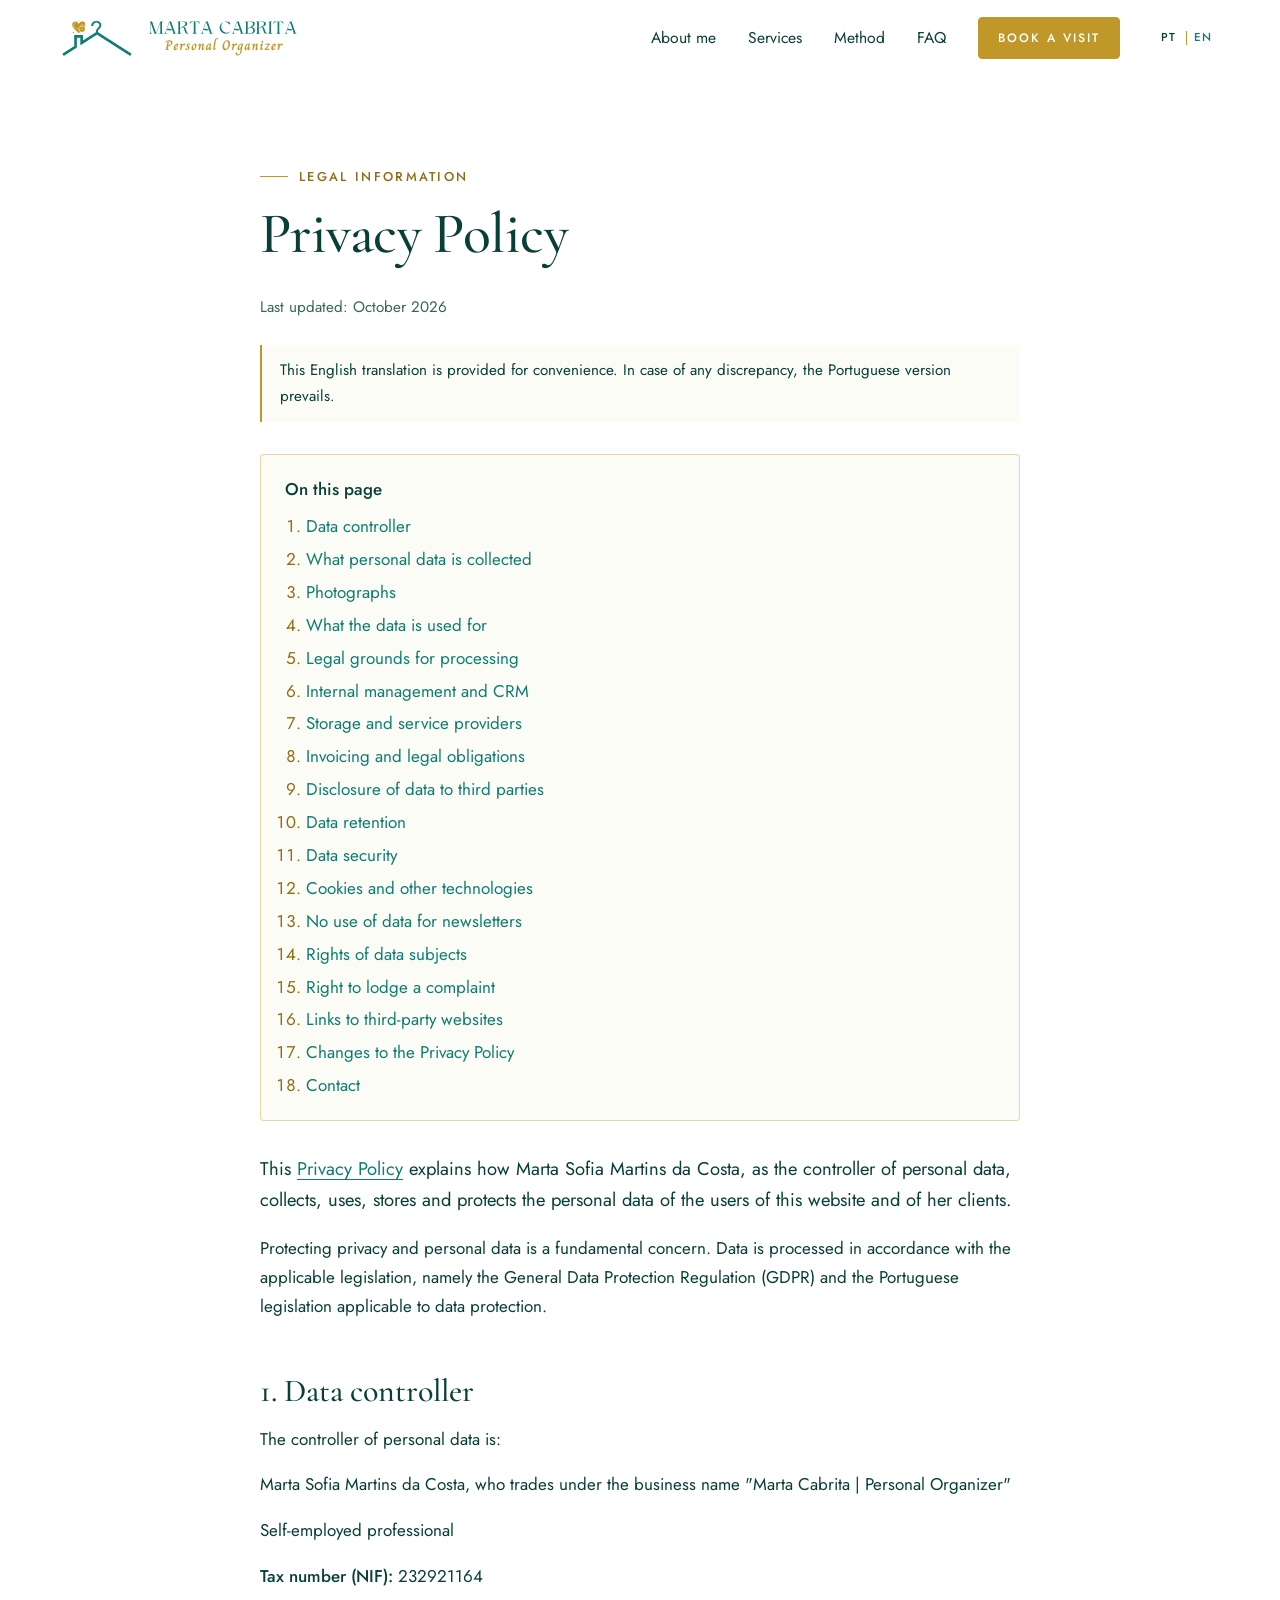
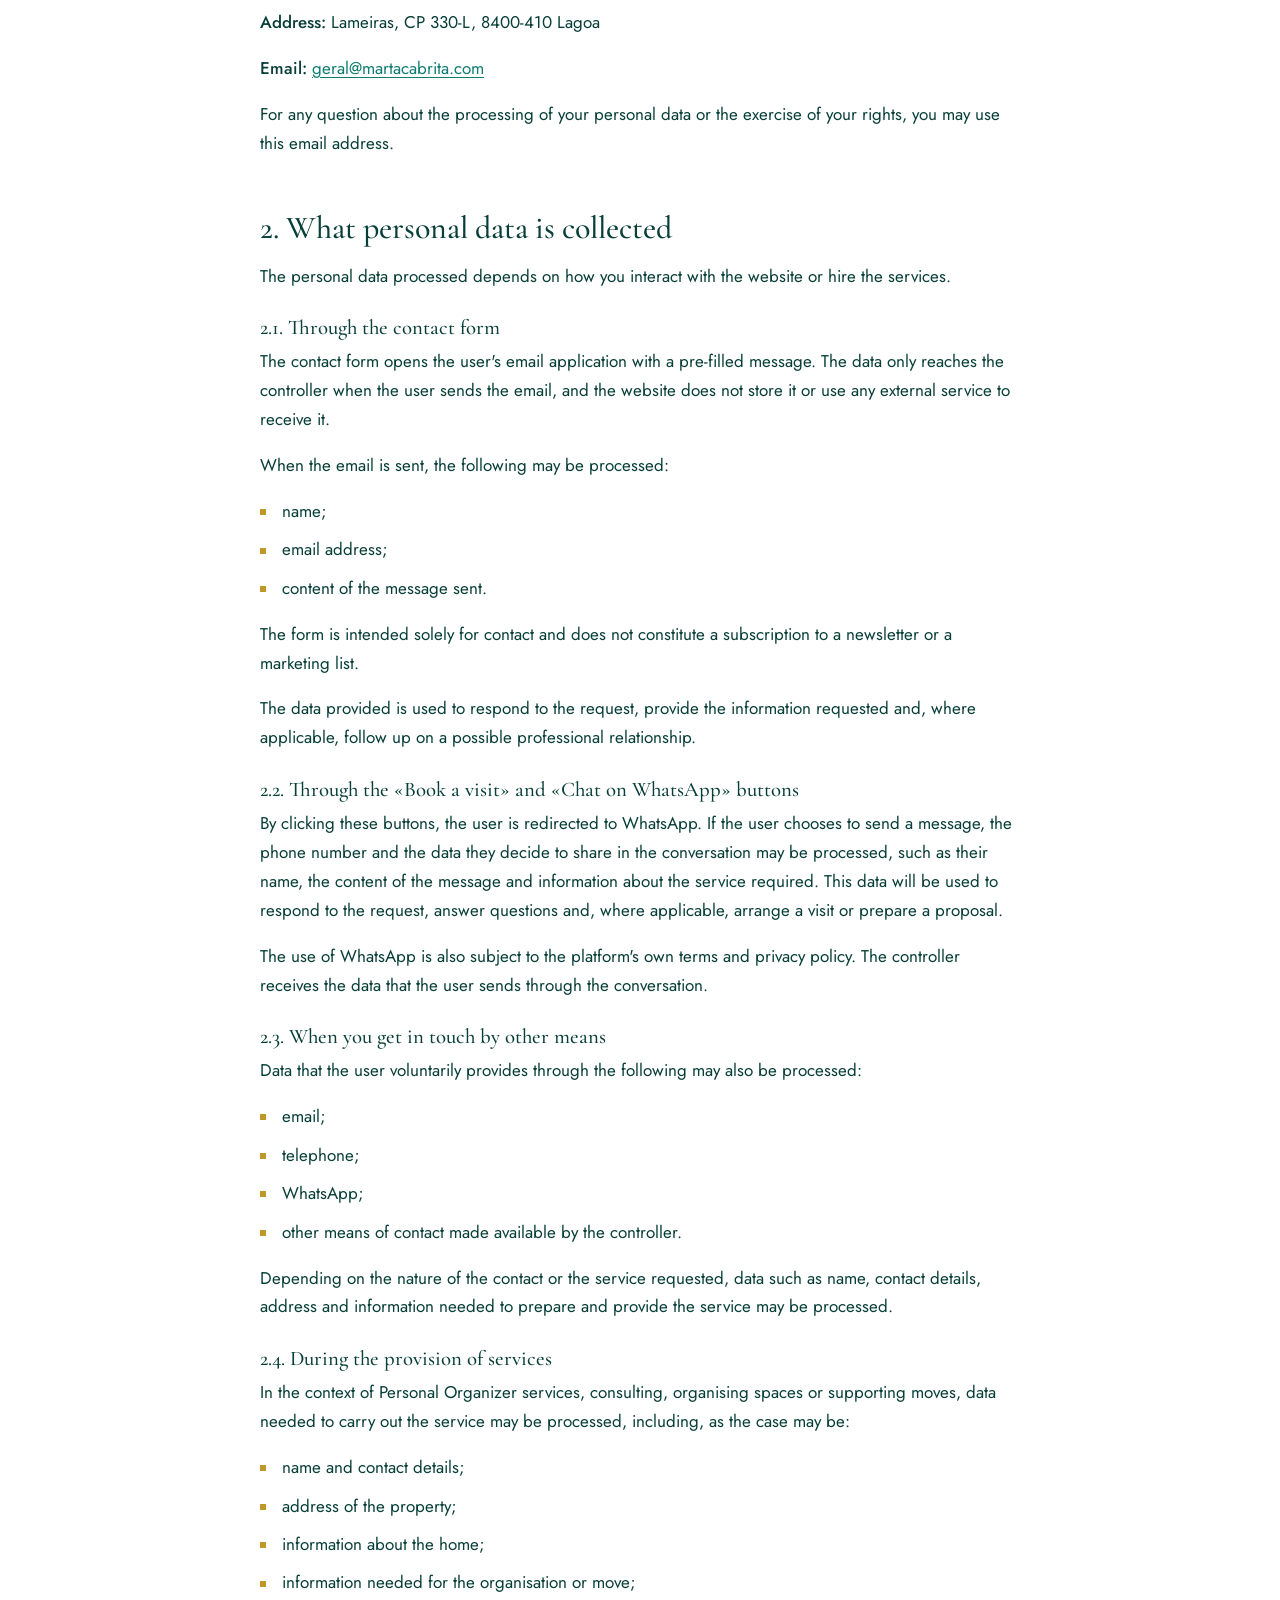
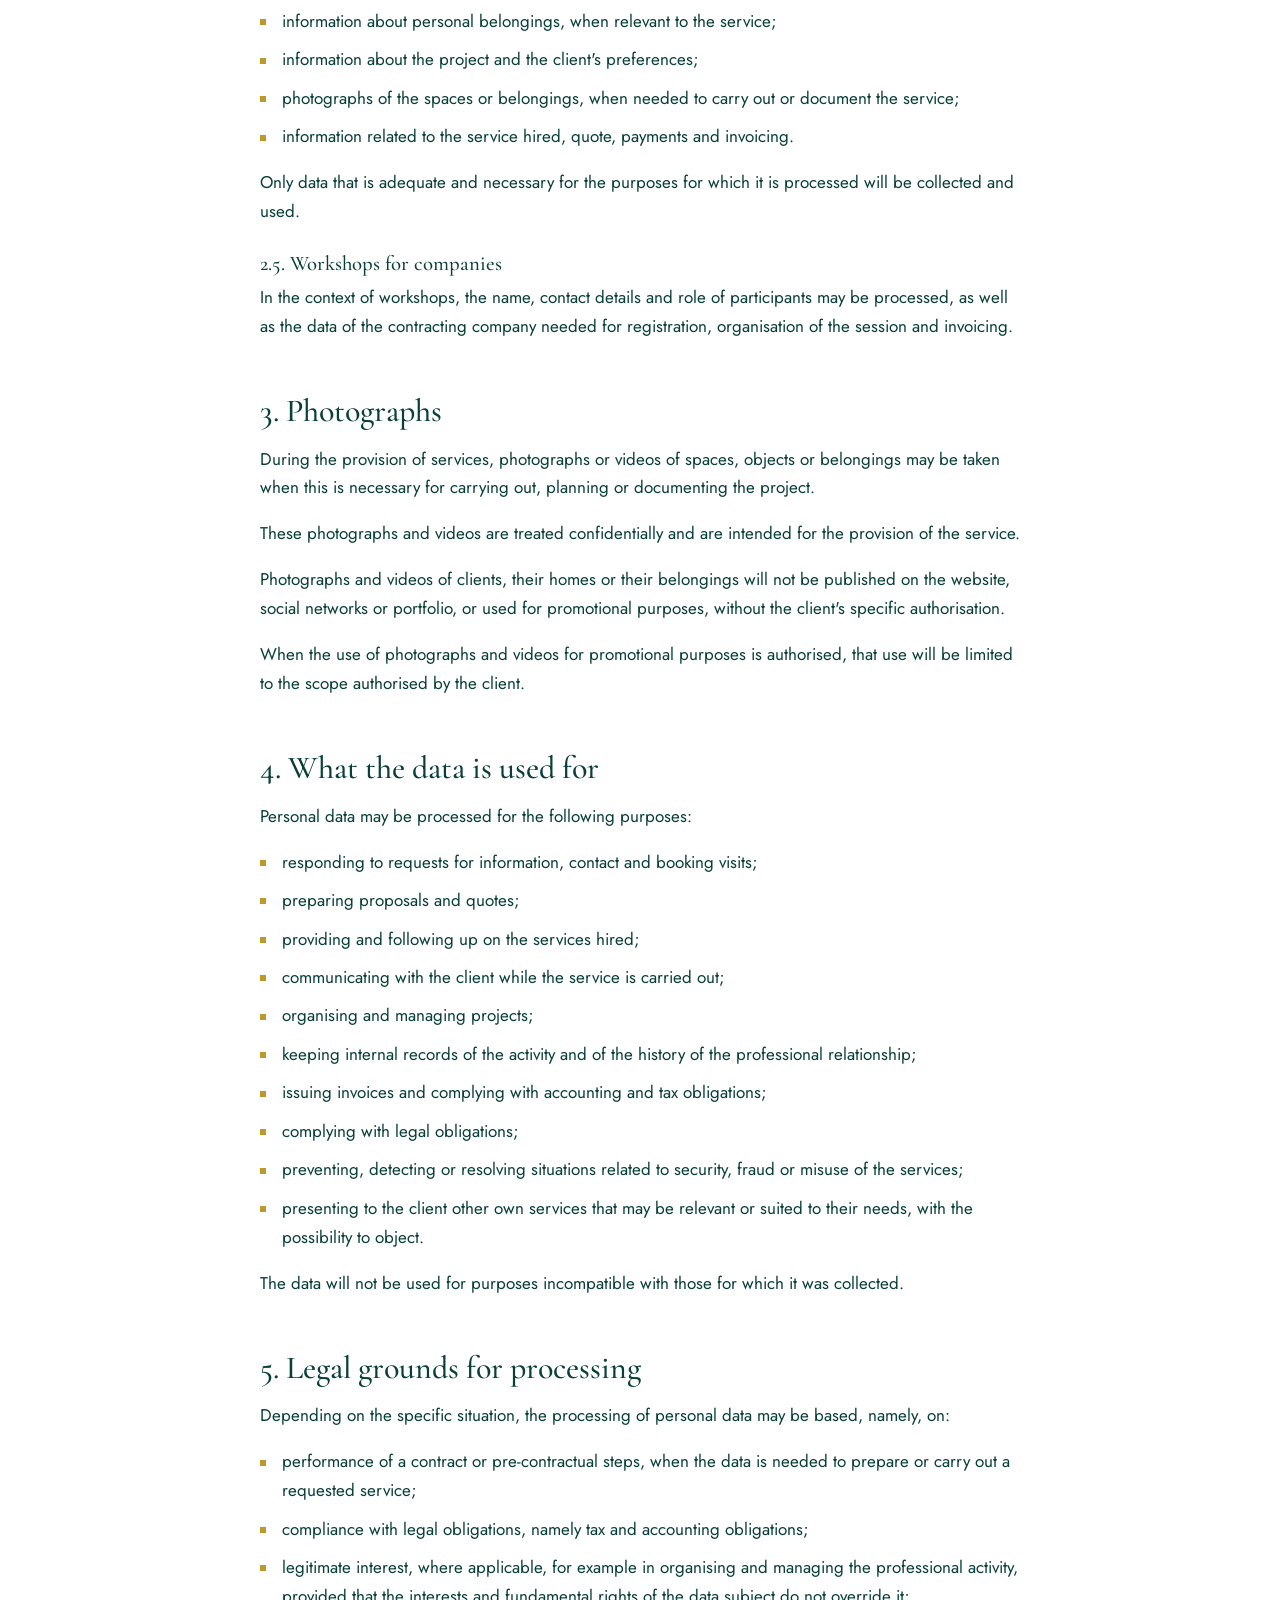
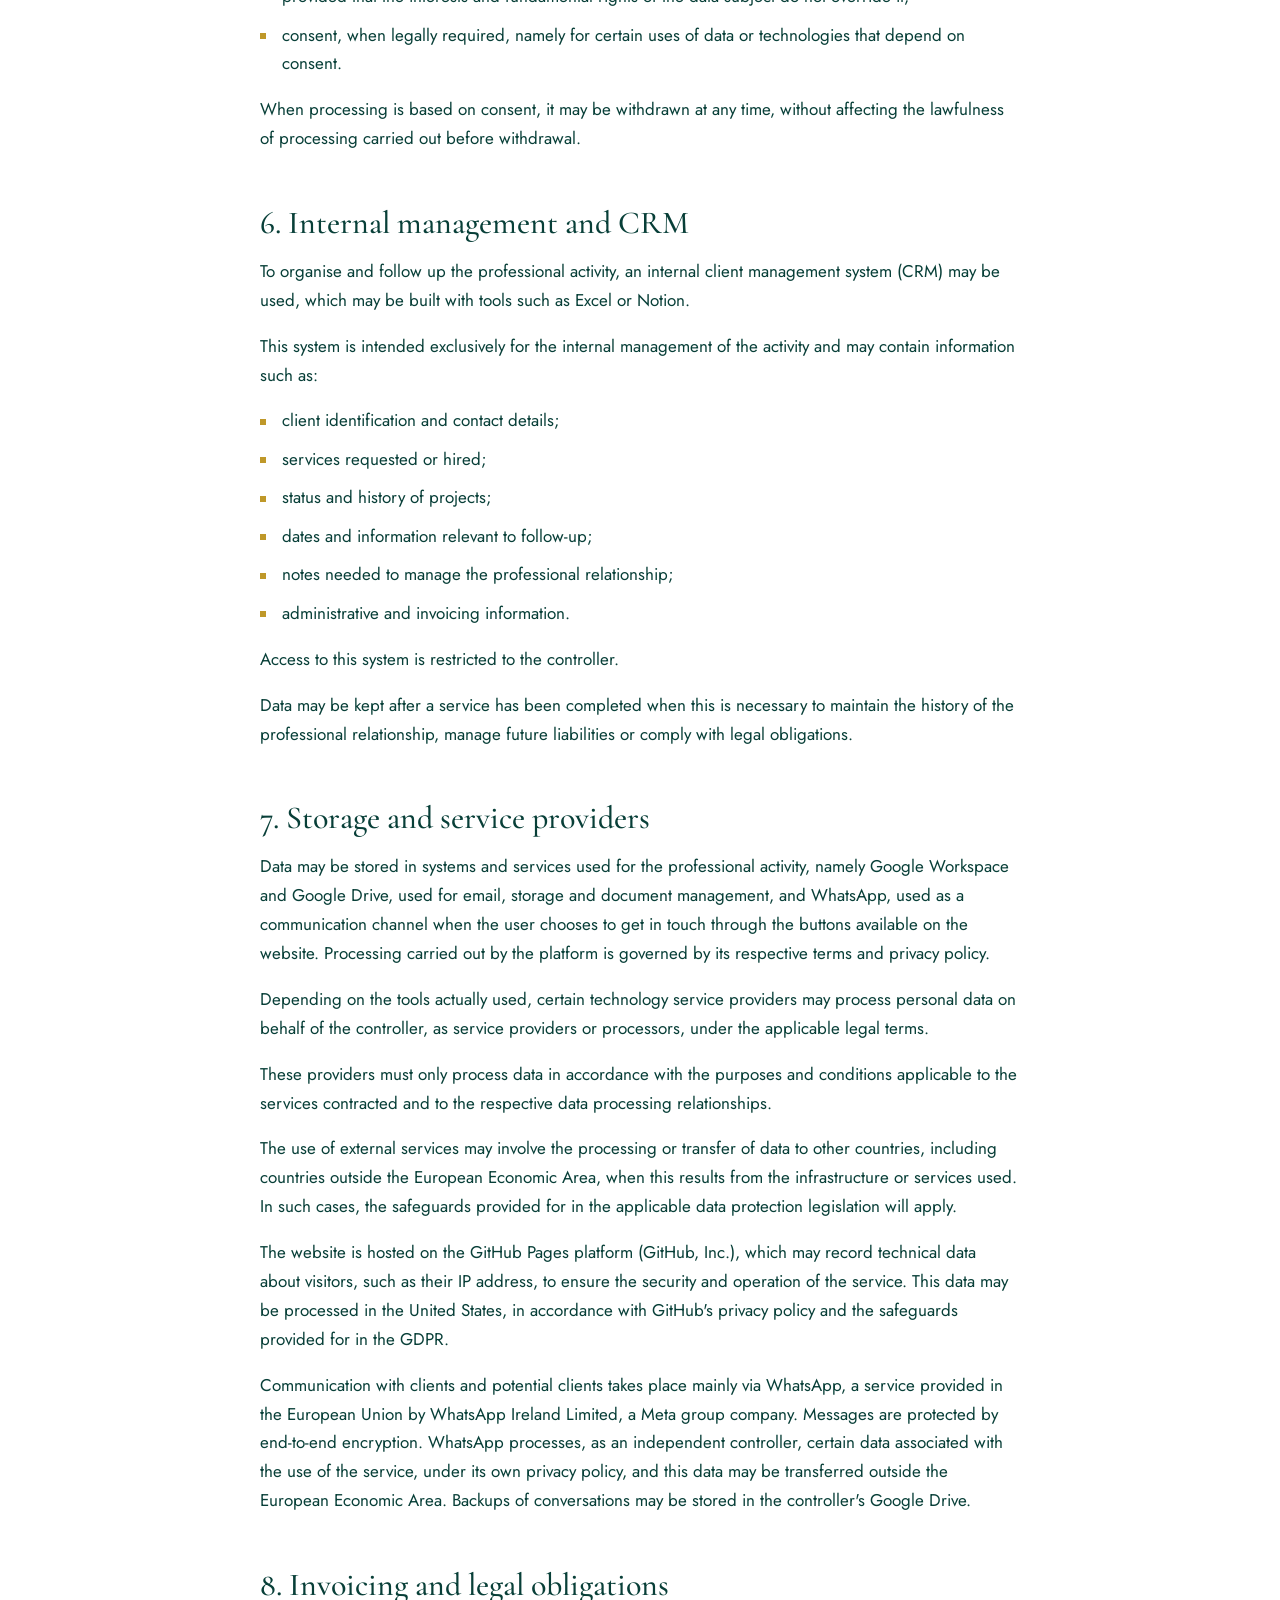
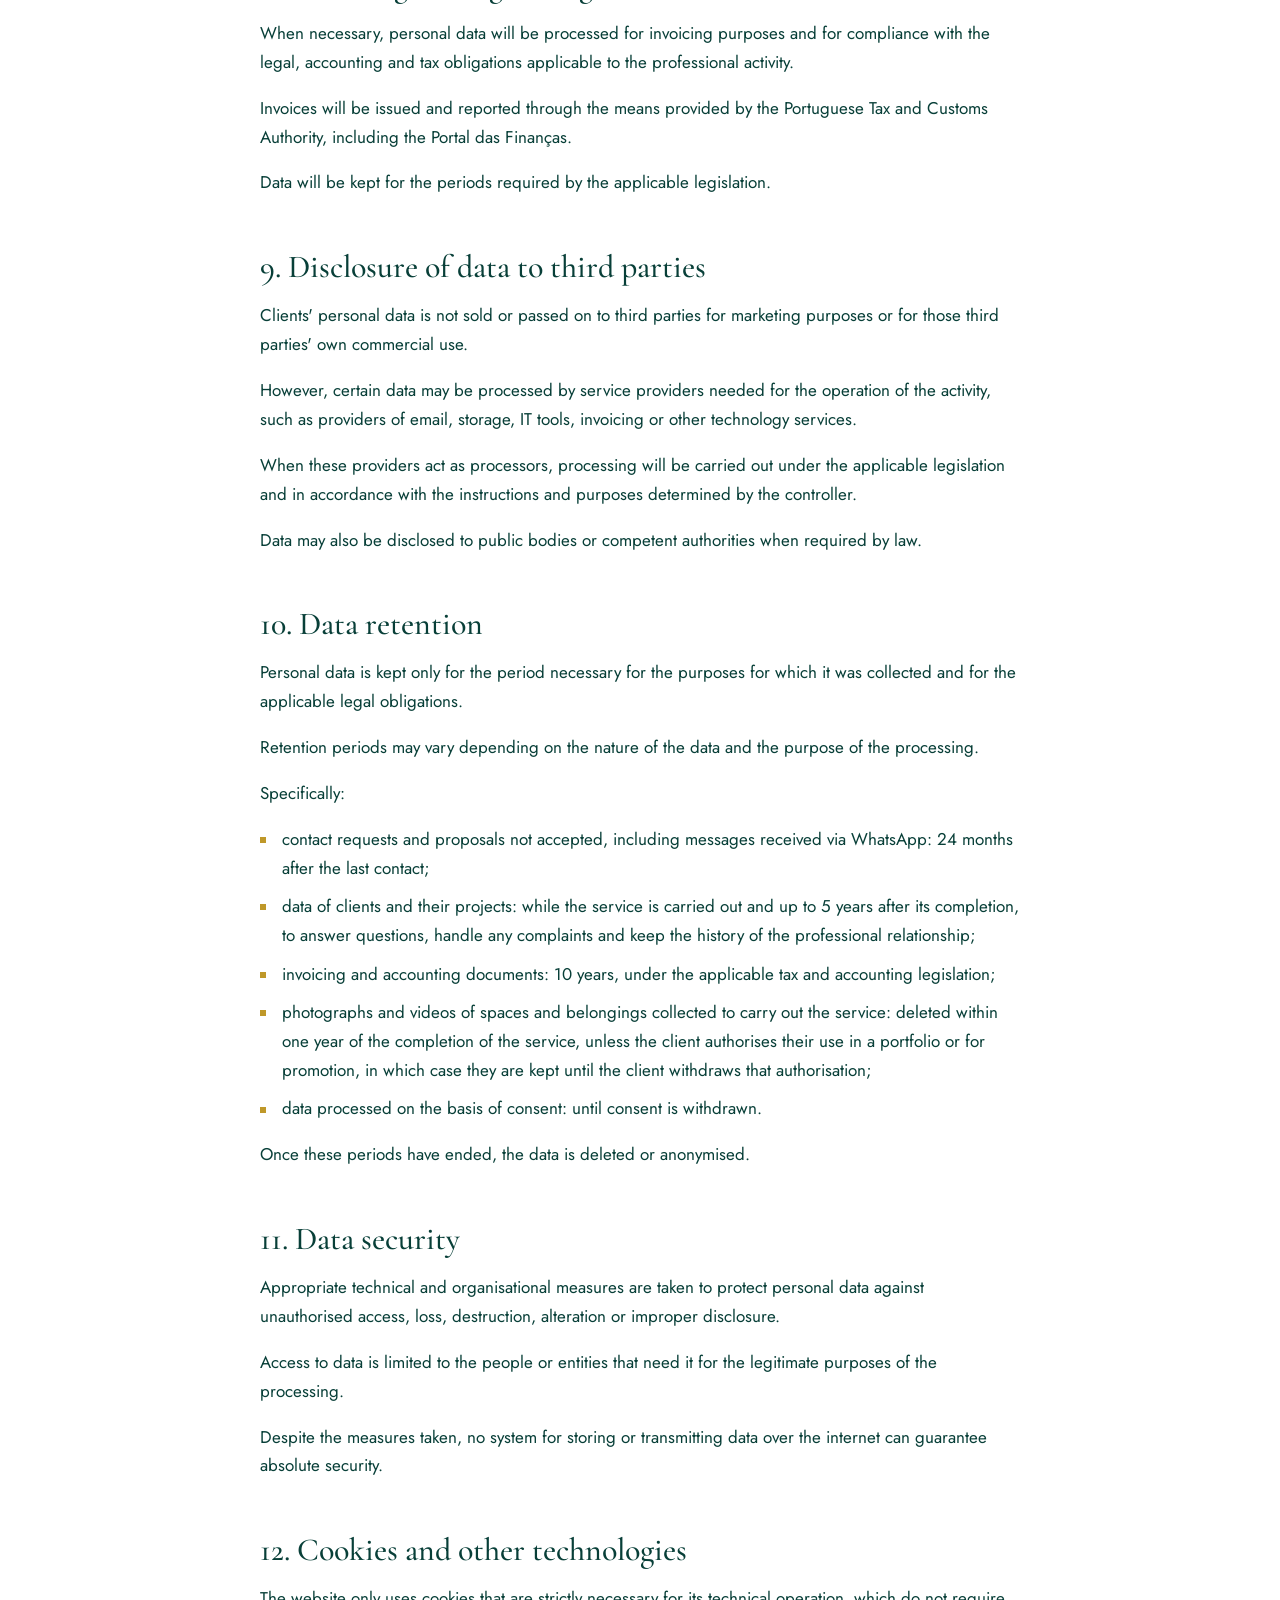
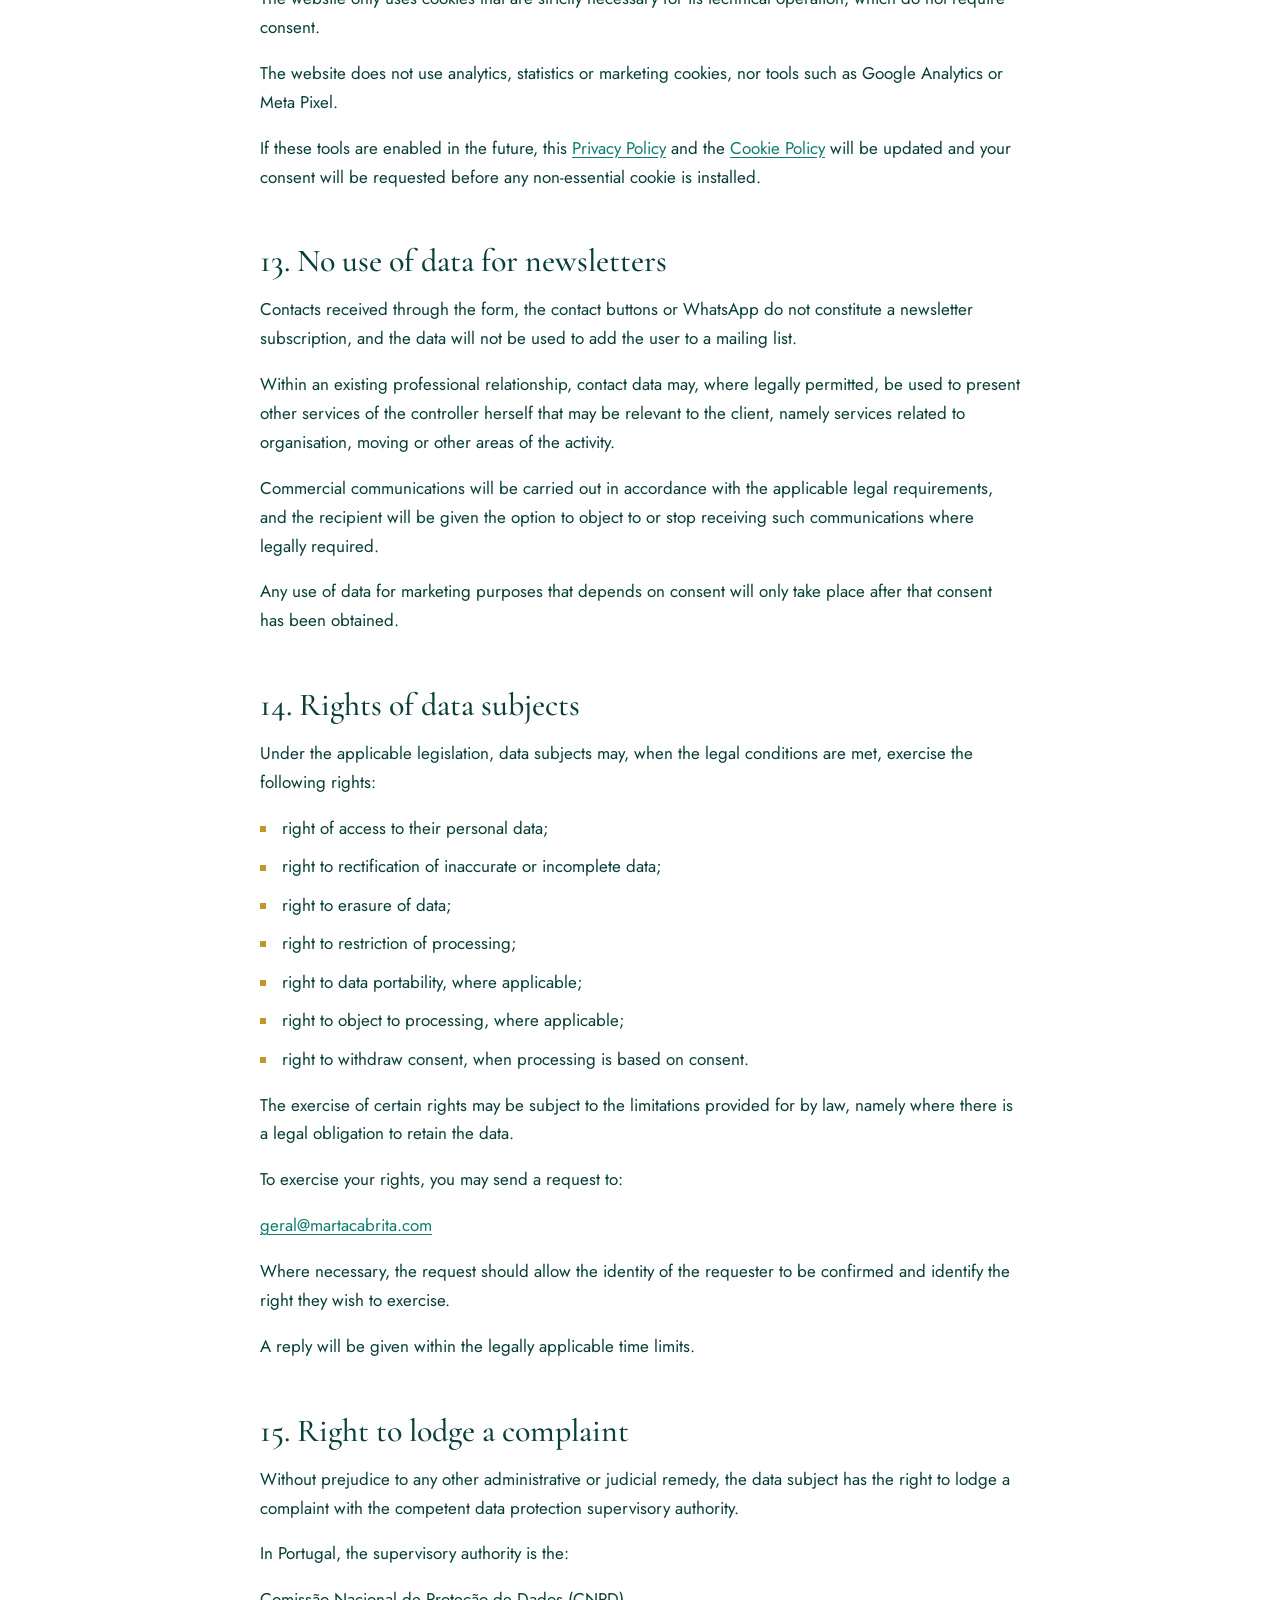
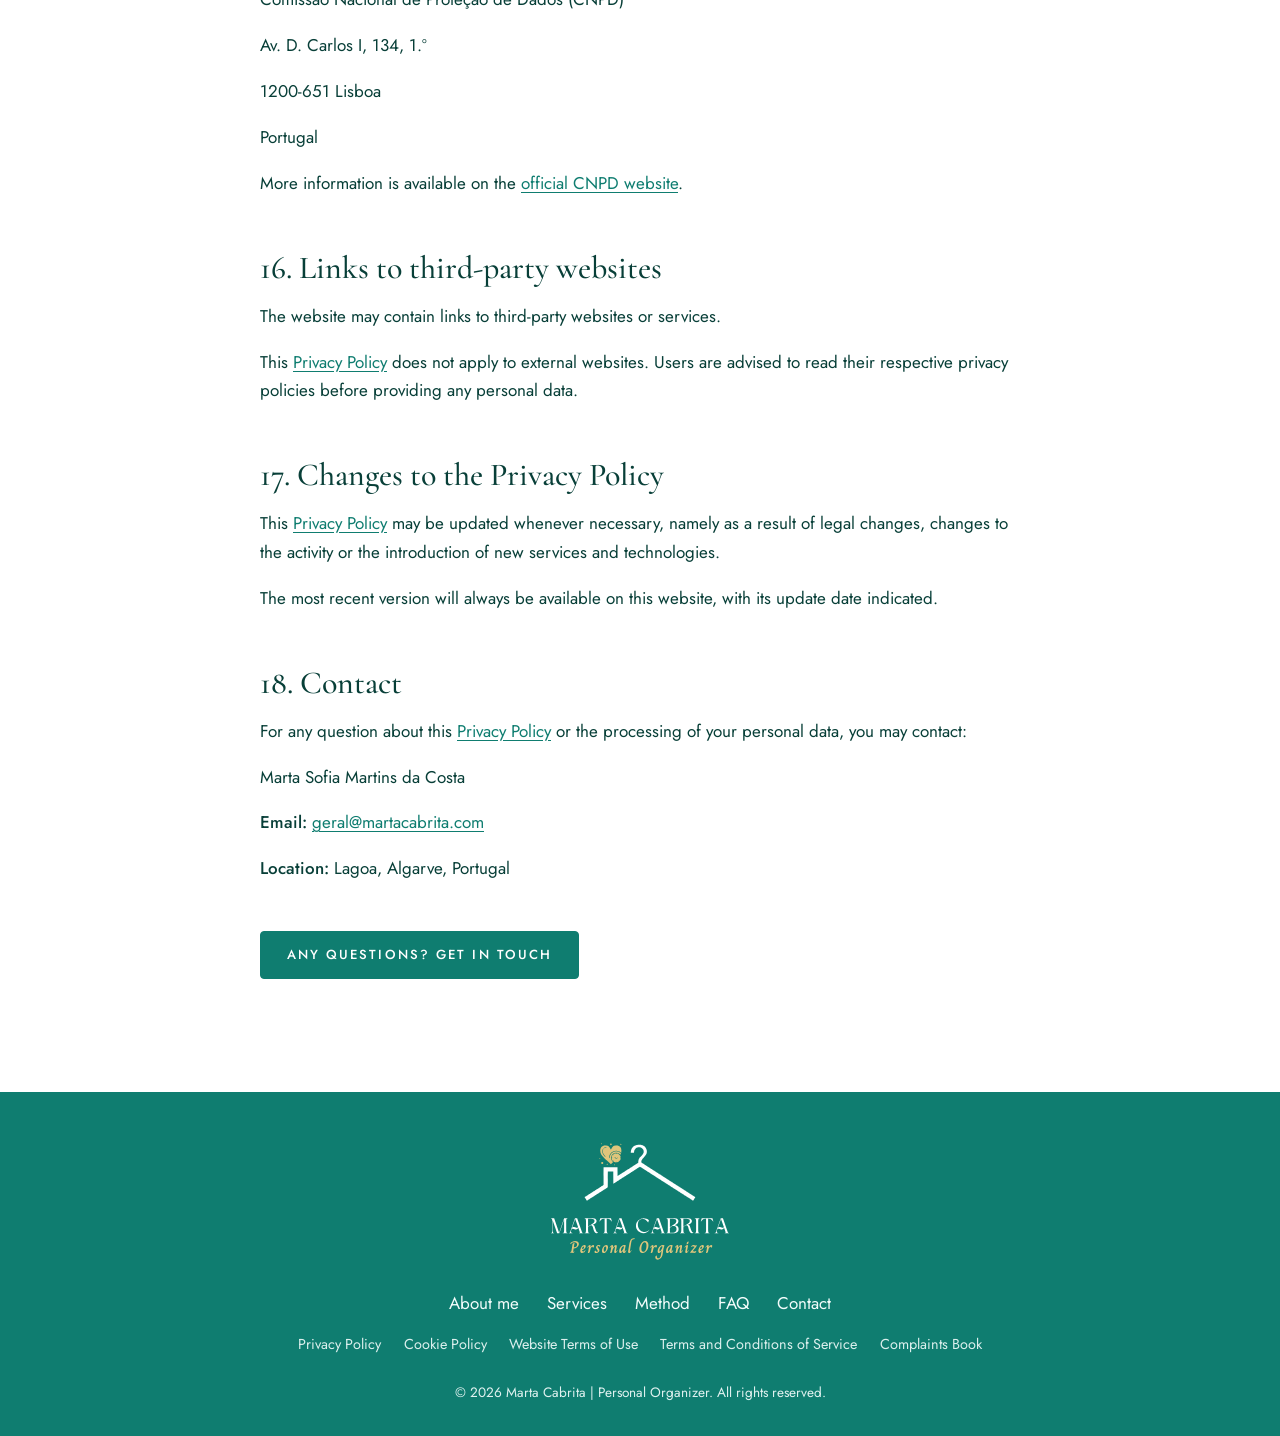
<file: privacidade.html>
<!doctype html>
<html lang="pt-PT">
<head>
  <meta charset="utf-8">
  <meta name="viewport" content="width=device-width, initial-scale=1">
  <title>Política de Privacidade · Marta Cabrita | Personal Organizer</title>
  <meta name="description" content="Como Marta Cabrita | Personal Organizer recolhe, utiliza, conserva e protege os dados pessoais dos utilizadores do website e dos clientes, de acordo com o RGPD.">
  <meta name="robots" content="index, follow">
  <meta name="theme-color" content="#0F7D70">
  <link rel="icon" href="[data-uri]" type="image/svg+xml"http://www.w3.org/2000/svg" viewBox="0 0 120 120"%3E%3Crect width="120" height="120" rx="22" fill="%230f7d70"/%3E%3Cg transform="translate(6 13) scale(.9)"%3E%3Cg fill="none" stroke="%23fff" stroke-width="8" stroke-linecap="round" stroke-linejoin="round"%3E%3Cpath d="M8 74 L26 60.3 V42 H36 V52.7 L60 34.5 L112 74"/%3E%3Cpath d="M60 34.5 V31 C60 28 67.5 27 67.5 20 A7.5 7.5 0 1 0 52.5 20"/%3E%3C/g%3E%3Cg transform="translate(0 -3.5)"%3E%3Cpath d="M31 39 C19 31.5 18 22 23.5 19 C27 17 30 18.8 31 21.8 C32 18.8 35 17 38.5 19 C44 22 43 31.5 31 39 Z" fill="%23e6c46a"/%3E%3C/g%3E%3C/g%3E%3C/svg%3E" type="image/svg+xml">
  <script>
  /* Idioma: escolhe PT, EN, ES ou FR conforme o equipamento do visitante (ou a escolha guardada) */
  (function () {
    var SUP = ['pt', 'en'], lang = null;
    try { var s = localStorage.getItem('mc-lang'); if (SUP.indexOf(s) > -1) lang = s; } catch (e) {}
    if (!lang) {
      var list = (navigator.languages && navigator.languages.length) ? navigator.languages : [navigator.language || 'pt'];
      for (var i = 0; i < list.length && !lang; i++) {
        var b = String(list[i]).toLowerCase().split('-')[0];
        if (SUP.indexOf(b) > -1) lang = b;
      }
    }
    window.__lang = lang || 'en';
    var h = document.documentElement;
    h.classList.add('js');
    if (window.__lang !== 'pt') {
      h.lang = window.__lang;
      h.classList.add('i18n-pending');
      setTimeout(function () { h.classList.remove('i18n-pending'); }, 1500);
    }
  })();
  </script>
  <style>
/* Tipos de letra incluídos no ficheiro (sem pedidos a terceiros) */
@font-face{font-family:"Cormorant Garamond";src:url([data-uri]) format("woff2");font-weight:500;font-style:normal;font-display:swap}
@font-face{font-family:"Cormorant Garamond";src:url([data-uri]) format("woff2");font-weight:500;font-style:italic;font-display:swap}
@font-face{font-family:"Jost";src:url([data-uri]) format("woff2");font-weight:400;font-style:normal;font-display:swap}
@font-face{font-family:"Jost";src:url([data-uri]) format("woff2");font-weight:500 700;font-style:normal;font-display:swap}
/* =========================================================
   Marta Cabrita · Personal Organizer
   Paleta: verde-água + dourado
   ========================================================= */

/* ---------- Tokens ---------- */
:root {
  --aqua-950: #083F38;   /* verde-escuro */
  --aqua-900: #083F38;   /* verde-escuro: títulos e texto */
  --aqua-700: #0F7D70;   /* verde principal: botões, ligações, destaques */
  --aqua-600: #2AA596;   /* verde intermédio: formas e ícones */
  --aqua-400: #2AA596;
  --aqua-200: rgb(42 165 150 / .3);   /* linhas e divisórias: verde intermédio suavizado */
  --aqua-100: #F2FCFB;   /* verde muito claro: fundos de secções e caixas */
  --aqua-50:  #FFFFFF;

  --gold:       #BF9829;  /* dourado principal: linhas, ícones, molduras */
  --gold-light: #DFC57B;  /* dourado intermédio: sobre verde-escuro */
  --gold-text:  #926C15;  /* dourado escuro: texto dourado em fundo claro */

  --ink:   #083F38;
  --muted: #39645C;
  --paper: #FFFFFF;       /* branco: fundo principal */
  --cream: #FCFCF7;       /* creme: caixas e destaques suaves */
  --white: #FFFFFF;
  --font-script: "Charm", "Cormorant Garamond", cursive;

  --font-serif: "Cormorant Garamond", "Iowan Old Style", Georgia, serif;
  --font-sans: "Jost", system-ui, -apple-system, "Segoe UI", Roboto, sans-serif;

  --radius: 4px;
  --radius-lg: 6px;
  --shadow: 0 1px 2px rgb(18 63 60 / .06), 0 8px 28px rgb(18 63 60 / .08);
  --container: 1160px;
  --header-h: 76px;
  --ease: cubic-bezier(.2, .7, .2, 1);
}

/* ---------- Base ---------- */
*, *::before, *::after { box-sizing: border-box; }
html {
  -webkit-text-size-adjust: 100%;
  scroll-behavior: smooth;
  scroll-padding-top: var(--header-h);
}
body {
  margin: 0;
  font-family: var(--font-sans);
  font-size: 1.0625rem;
  line-height: 1.7;
  color: var(--ink);
  background: var(--paper);
  text-rendering: optimizeLegibility;
  -webkit-font-smoothing: antialiased;
}
img, svg { display: block; max-width: 100%; }
a { color: var(--aqua-700); text-underline-offset: .2em; }
a:hover { color: var(--aqua-900); }
h1, h2, h3 {
  font-family: var(--font-serif);
  font-weight: 500;
  line-height: 1.12;
  color: var(--aqua-900);
  margin: 0 0 .5em;
  text-wrap: balance;
}
h1 { font-size: clamp(2.6rem, 6vw, 4.4rem); letter-spacing: -.01em; }
h2 { font-size: clamp(2.1rem, 4.4vw, 3.1rem); }
h3 { font-size: 1.55rem; }
h1 em, h2 em, .band-quote em { font-style: italic; color: var(--aqua-600); }
p { margin: 0 0 1em; }
ul, ol { margin: 0; padding: 0; list-style: none; }

:focus-visible {
  outline: 3px solid var(--gold);
  outline-offset: 3px;
  border-radius: var(--radius);
}

.container {
  width: min(100% - 2rem, var(--container));
  margin-inline: auto;
}
@media (min-width: 640px) { .container { width: min(100% - 3rem, var(--container)); } }

.visually-hidden {
  position: absolute !important; width: 1px; height: 1px; padding: 0; margin: -1px;
  overflow: hidden; clip: rect(0 0 0 0); white-space: nowrap; border: 0;
}
.skip-link {
  position: absolute; left: 1rem; top: -100px; z-index: 100;
  background: var(--aqua-900); color: var(--white);
  padding: .6rem 1rem; border-radius: var(--radius); text-decoration: none;
}
.skip-link:focus { top: 1rem; color: var(--white); }

.eyebrow {
  font-size: .8rem;
  font-weight: 500;
  letter-spacing: .18em;
  text-transform: uppercase;
  color: var(--gold-text);
  margin-bottom: .9rem;
  display: inline-flex; align-items: center; gap: .7rem;
}
.eyebrow::before {
  content: ""; width: 28px; height: 1px; background: var(--gold);
}

/* ---------- Botões ---------- */
.btn {
  --bg: var(--aqua-700);
  display: inline-flex; align-items: center; justify-content: center; gap: .5rem;
  min-height: 48px;
  padding: .8rem 1.6rem;
  border: 1px solid var(--bg);
  border-radius: var(--radius);
  background: var(--bg);
  color: var(--white);
  font: 500 .82rem/1.2 var(--font-sans);
  letter-spacing: .16em;
  text-transform: uppercase;
  text-decoration: none;
  cursor: pointer;
  transition: background-color .25s var(--ease), color .25s var(--ease), transform .25s var(--ease), box-shadow .25s var(--ease);
}
.btn:hover { --bg: var(--aqua-900); color: var(--white); transform: translateY(-1px); box-shadow: 0 8px 20px rgb(31 111 106 / .25); }
.btn-ghost { background: transparent; color: var(--aqua-900); border-color: var(--gold); }
.btn-ghost:hover { background: var(--aqua-100); color: var(--aqua-900); box-shadow: none; }
.btn-small { min-height: 42px; padding: .55rem 1.2rem; font-size: .76rem; }
.btn-block { width: 100%; }
.btn-whatsapp { --bg: var(--gold-text); margin-top: 1.5rem; }
.btn-whatsapp:hover { --bg: #6e5419; box-shadow: 0 8px 20px rgb(138 106 34 / .25); }

/* ---------- Cabeçalho ---------- */
.site-header {
  position: sticky; top: 0; z-index: 50;
  background: rgb(251 253 252 / .86);
  -webkit-backdrop-filter: saturate(160%) blur(12px);
  backdrop-filter: saturate(160%) blur(12px);
  border-bottom: 1px solid transparent;
  transition: border-color .3s, box-shadow .3s;
}
.site-header.is-scrolled { border-color: var(--gold-light); box-shadow: 0 6px 24px rgb(18 63 60 / .06); }
.header-inner { display: flex; align-items: center; justify-content: space-between; height: var(--header-h); }

.brand { display: flex; align-items: center; gap: .75rem; text-decoration: none; color: var(--aqua-700); }
.brand-mark { width: 30px; height: 36px; }
.brand-text {
  font-family: var(--font-serif); font-size: 1.45rem; line-height: 1; color: var(--aqua-900);
  display: flex; flex-direction: column;
}
.brand-text small {
  font-family: var(--font-sans); font-size: .64rem; letter-spacing: .24em; text-transform: uppercase;
  color: var(--gold-text); margin-top: .3rem;
}

.site-nav ul { display: flex; align-items: center; gap: 2rem; }
.site-nav a:not(.btn) {
  position: relative; text-decoration: none; color: var(--ink); font-size: .98rem; padding: .4rem 0;
}
.site-nav a:not(.btn)::after {
  content: ""; position: absolute; left: 0; right: 0; bottom: 0; height: 1px;
  background: var(--gold); transform: scaleX(0); transform-origin: left;
  transition: transform .3s var(--ease);
}
.site-nav a:not(.btn):hover::after,
.site-nav a[aria-current="true"]::after { transform: scaleX(1); }

.nav-toggle { display: none; }

@media (max-width: 860px) {
  .nav-toggle {
    display: grid; place-items: center;
    width: 48px; height: 48px; border: 0; border-radius: var(--radius);
    background: var(--aqua-100); cursor: pointer;
  }
  .nav-toggle-bar, .nav-toggle-bar::before, .nav-toggle-bar::after {
    display: block; width: 20px; height: 2px; background: var(--aqua-900); border-radius: var(--radius);
    transition: transform .3s var(--ease), background-color .2s;
  }
  .nav-toggle-bar { position: relative; }
  .nav-toggle-bar::before, .nav-toggle-bar::after { content: ""; position: absolute; left: 0; }
  .nav-toggle-bar::before { top: -6px; }
  .nav-toggle-bar::after { top: 6px; }
  .nav-toggle[aria-expanded="true"] .nav-toggle-bar { background: transparent; }
  .nav-toggle[aria-expanded="true"] .nav-toggle-bar::before { transform: translateY(6px) rotate(45deg); }
  .nav-toggle[aria-expanded="true"] .nav-toggle-bar::after { transform: translateY(-6px) rotate(-45deg); }

  .site-nav {
    position: absolute; left: 0; right: 0; top: 100%;
    background: var(--paper);
    border-bottom: 1px solid var(--aqua-100);
    box-shadow: 0 20px 30px rgb(18 63 60 / .08);
    visibility: hidden; opacity: 0; transform: translateY(-8px);
    transition: opacity .25s var(--ease), transform .25s var(--ease), visibility .25s;
  }
  .site-nav.is-open { visibility: visible; opacity: 1; transform: none; }
  .site-nav ul { flex-direction: column; align-items: stretch; gap: 0; padding: .5rem 1rem 1.25rem; }
  .site-nav a:not(.btn) { display: block; padding: .9rem .25rem; border-bottom: 1px solid var(--aqua-100); font-size: 1.05rem; }
  .site-nav a:not(.btn)::after { display: none; }
  .site-nav .btn { margin-top: 1rem; width: 100%; }
}

/* ---------- Hero ---------- */
.hero {
  position: relative;
  overflow: hidden;
  background:
    radial-gradient(60rem 30rem at 85% 10%, var(--aqua-100), transparent 70%),
    linear-gradient(180deg, var(--paper), var(--aqua-50));
  padding: clamp(2.5rem, 7vw, 6rem) 0 clamp(3rem, 8vw, 6.5rem);
}
.hero-inner { display: grid; gap: 3rem; align-items: center; }
@media (min-width: 900px) { .hero-inner { grid-template-columns: 1.15fr .85fr; } }

.lead { font-size: clamp(1.1rem, 1.6vw, 1.25rem); color: var(--muted); max-width: 36rem; }
.hero-actions { display: flex; flex-wrap: wrap; gap: .8rem; margin: 2rem 0 2.2rem; }
.hero-points { display: flex; flex-wrap: wrap; gap: .6rem 1.6rem; color: var(--muted); font-size: .95rem; }
.hero-points li { display: inline-flex; align-items: center; gap: .5rem; }
.hero-points li::before {
  content: ""; width: 7px; height: 7px; background: var(--gold);
}
.hero-art { margin: 0; justify-self: center; width: min(100%, 420px); }
@media (max-width: 899px) { .hero-art { width: min(80%, 300px); } }
.hero-art svg { width: 100%; height: auto; filter: drop-shadow(0 30px 40px rgb(18 63 60 / .12)); }

/* ---------- Secções ---------- */
.section { padding: clamp(4rem, 9vw, 7rem) 0; }
.section-head { max-width: 40rem; margin-bottom: clamp(2.5rem, 5vw, 3.5rem); }
.section-head p:last-child { color: var(--muted); }

/* Sobre */
.about-inner { display: grid; gap: clamp(2.5rem, 6vw, 5rem); align-items: center; }
@media (min-width: 860px) { .about-inner { grid-template-columns: .9fr 1.1fr; } }
.about-photo { position: relative; width: min(440px, 100% - 24px); justify-self: center; margin-right: 18px; }
.about-photo::before {
  content: ""; position: absolute; inset: 18px -18px -18px 18px;
  border: 1px solid var(--gold);
}
.about-photo img,
.photo-placeholder {
  position: relative; width: 100%; aspect-ratio: 4 / 5; object-fit: cover;
  border-radius: var(--radius);
}
.photo-placeholder {
  display: grid; place-items: center;
  background: linear-gradient(160deg, var(--aqua-200), var(--aqua-600));
}
.photo-placeholder span {
  font-family: var(--font-serif); font-style: italic; font-size: clamp(5rem, 12vw, 8rem);
  color: var(--white); opacity: .9; letter-spacing: -.04em;
}
.values { display: grid; gap: 1rem; margin-top: 2rem; }
.values li {
  display: grid; gap: .1rem; padding: 1rem 1.25rem;
  border-left: 2px solid var(--gold); background: var(--aqua-50); border-radius: var(--radius);
}
.values strong { font-family: var(--font-serif); font-weight: 500; font-size: 1.35rem; color: var(--aqua-900); }
.values span { color: var(--muted); font-size: .98rem; }

/* Serviços */
.services { background: var(--aqua-50); }
.cards { display: grid; gap: 1.25rem; grid-template-columns: repeat(auto-fill, minmax(min(100%, 300px), 1fr)); }
.card {
  position: relative;
  background: var(--white);
  border: 1px solid var(--aqua-100);
  border-radius: var(--radius);
  padding: 2rem 1.75rem;
  box-shadow: var(--shadow);
  transition: transform .35s var(--ease), box-shadow .35s var(--ease), border-color .35s;
}
.card::before { content: ""; position: absolute; left: -1px; right: -1px; top: -1px; height: 2px; background: var(--gold); border-radius: var(--radius) var(--radius) 0 0; transform: scaleX(0); transform-origin: left; transition: transform .4s var(--ease); }
.card:hover::before { transform: scaleX(1); }
.card:hover { transform: translateY(-4px); border-color: var(--gold-light); box-shadow: 0 16px 40px rgb(18 63 60 / .12); }
.card-icon {
  width: 52px; height: 52px; padding: 10px; margin-bottom: 1.25rem;
  border-radius: var(--radius); background: var(--aqua-100);
  fill: none; stroke: var(--aqua-700); stroke-width: 2; stroke-linecap: round; stroke-linejoin: round;
}
.card p { color: var(--muted); margin: 0; }

/* Método */
.steps { display: grid; gap: 1.5rem; counter-reset: step; }
@media (min-width: 700px) { .steps { grid-template-columns: repeat(2, 1fr); } }
@media (min-width: 1050px) { .steps { grid-template-columns: repeat(4, 1fr); } }
.step { position: relative; padding-top: 1.5rem; border-top: 1px solid var(--aqua-200); }
.step-num {
  display: block; font-family: var(--font-serif); font-style: italic; font-size: 3rem; line-height: 1;
  color: var(--gold); margin-bottom: .75rem;
}
.step p { color: var(--muted); margin: 0; }

/* Faixa citação */
.band {
  background:
    radial-gradient(40rem 20rem at 10% 0%, rgb(95 179 169 / .35), transparent 70%),
    var(--aqua-900);
  color: var(--white);
  padding: clamp(4rem, 9vw, 6.5rem) 0;
  text-align: center;
}
.band-quote {
  font-family: var(--font-serif); font-size: clamp(1.9rem, 4.2vw, 3rem); line-height: 1.25;
  margin: 0 auto; max-width: 48rem; color: var(--white); text-wrap: balance;
}
.band-quote em { color: var(--gold-light); }

/* FAQ */
.faq-inner { display: grid; gap: 2rem; }
@media (min-width: 900px) { .faq-inner { grid-template-columns: .8fr 1.2fr; gap: 4rem; align-items: start; } }
.accordion { border-top: 1px solid var(--aqua-200); }
.accordion details { border-bottom: 1px solid var(--aqua-200); }
.accordion summary {
  display: flex; justify-content: space-between; align-items: center; gap: 1rem;
  padding: 1.25rem 0; cursor: pointer; list-style: none;
  font-family: var(--font-serif); font-size: 1.35rem; color: var(--aqua-900);
}
.accordion summary::-webkit-details-marker { display: none; }
.accordion summary::after {
  content: ""; flex: none; width: 12px; height: 12px;
  border-right: 2px solid var(--gold); border-bottom: 2px solid var(--gold);
  transform: rotate(45deg) translateY(-4px); transition: transform .3s var(--ease);
}
.accordion details[open] summary::after { transform: rotate(-135deg) translateY(-2px); }
.accordion details p { color: var(--muted); padding: 0 2rem 1.25rem 0; margin: 0; }

/* Contacto */
.contact { background: linear-gradient(180deg, var(--paper), var(--aqua-100)); }
.contact-inner { display: grid; gap: 3rem; }
@media (min-width: 900px) { .contact-inner { grid-template-columns: 1fr 1fr; gap: 5rem; align-items: start; } }
.contact-list { display: grid; gap: .9rem; margin-top: 1.75rem; }
.contact-list li { display: flex; align-items: center; gap: .9rem; }
.contact-list svg {
  flex: none; width: 40px; height: 40px; padding: 9px; border-radius: var(--radius);
  background: var(--white); border: 1px solid var(--gold-light);
  fill: none; stroke: var(--aqua-700); stroke-width: 1.6; stroke-linecap: round; stroke-linejoin: round;
}
.contact-list a { color: var(--ink); text-decoration: none; overflow-wrap: anywhere; }
.contact-list a:hover { color: var(--aqua-700); text-decoration: underline; }

.contact-form {
  background: var(--white);
  border-radius: var(--radius);
  padding: clamp(1.5rem, 4vw, 2.5rem);
  box-shadow: var(--shadow);
  border-top: 3px solid var(--gold);
}
.field { margin-bottom: 1.2rem; }
.field label { display: block; font-weight: 500; font-size: .95rem; margin-bottom: .4rem; color: var(--aqua-900); }
.field input, .field select, .field textarea {
  width: 100%; min-height: 48px;
  padding: .75rem 1rem;
  font: inherit; font-size: 1rem; color: var(--ink);
  background: var(--aqua-50);
  border: 1px solid var(--aqua-200);
  border-radius: var(--radius);
  transition: border-color .2s, box-shadow .2s, background-color .2s;
}
.field textarea { resize: vertical; min-height: 130px; }
.field input:focus, .field select:focus, .field textarea:focus {
  outline: none; background: var(--white); border-color: var(--aqua-600);
  box-shadow: 0 0 0 4px rgb(47 138 130 / .15);
}
.field [aria-invalid="true"] { border-color: #b3261e; }
.field-error { color: #b3261e; font-size: .88rem; margin: .35rem 0 0; }
.form-note { font-size: .85rem; color: var(--muted); margin: 1rem 0 0; text-align: center; }

/* ---------- Rodapé ---------- */
.site-footer { background: var(--aqua-950); color: var(--aqua-200); padding: 3rem 0 2rem; }
.footer-inner { display: grid; gap: 1.5rem; justify-items: center; text-align: center; }
.footer-brand { font-family: var(--font-serif); font-size: 1.6rem; color: var(--white); margin: 0; display: flex; flex-direction: column; line-height: 1.1; }
.footer-brand small { font-family: var(--font-sans); font-size: .66rem; letter-spacing: .24em; text-transform: uppercase; color: var(--gold-light); margin-top: .4rem; }
.site-footer ul { display: flex; flex-wrap: wrap; justify-content: center; gap: .5rem 1.75rem; }
.site-footer a { color: var(--aqua-200); text-decoration: none; }
.site-footer a:hover { color: var(--gold-light); }
.copyright { font-size: .85rem; margin: 0; opacity: .8; }

/* 404 */
.notfound { min-height: 100vh; display: grid; place-items: center; text-align: center; }
.notfound .lead { margin-inline: auto; }

/* ---------- Animações de entrada ---------- */
.js .reveal { opacity: 0; transform: translateY(18px); transition: opacity .7s var(--ease), transform .7s var(--ease); }
.js .reveal.is-visible { opacity: 1; transform: none; }

@media (prefers-reduced-motion: reduce) {
  html { scroll-behavior: auto; }
  *, *::before, *::after { transition-duration: .01ms !important; animation-duration: .01ms !important; }
  .js .reveal { opacity: 1; transform: none; }
}

/* ---------- Impressão ---------- */
@media print {
  .site-header, .hero-art, .contact-form, .btn { display: none !important; }
  body { background: #fff; }
}

@media (max-width: 859px) { .about-photo { width: min(320px, 100% - 24px); } }
/* ---------- Página legal ---------- */
.legal { padding: clamp(3rem, 7vw, 5rem) 0 clamp(4rem, 8vw, 6rem); background: linear-gradient(180deg, var(--aqua-50), var(--paper) 30rem); }
.legal-inner { max-width: 760px; }
.legal h1 { font-size: clamp(2.4rem, 5.5vw, 3.6rem); }
.legal h2 { font-size: clamp(1.6rem, 3vw, 2rem); margin-top: 0; padding-top: .5rem; }
.legal section { margin-top: 2.75rem; }
.legal ul:not(.legal-card) { list-style: none; display: grid; gap: .6rem; margin: 0 0 1em; }
.legal ul:not(.legal-card) li { position: relative; padding-left: 1.4rem; }
.legal ul:not(.legal-card) li::before { content: ""; position: absolute; left: 0; top: .72em; width: 6px; height: 6px; background: var(--gold); }
.legal-updated { color: var(--muted); font-size: .95rem; }
.legal-intro { font-size: 1.15rem; color: var(--ink); margin-top: 2rem; }
.legal-card { display: grid; gap: .35rem; padding: 1.25rem 1.5rem; margin: 0 0 1em; background: var(--white); border: 1px solid var(--aqua-100); border-left: 3px solid var(--gold); border-radius: var(--radius); box-shadow: var(--shadow); }
.legal-card strong, .legal li strong { color: var(--aqua-900); font-weight: 500; }
.legal-note { background: var(--aqua-100); border-radius: var(--radius); padding: 1.1rem 1.4rem; margin: 1.5rem 0; }
.legal-note p { margin: 0; }
.legal mark { background: #F5EDCB; color: #926C15; padding: 0 .3em; border-radius: var(--radius); }
.toc { margin-top: 2rem; padding: 1.25rem 1.5rem; background: var(--white); border: 1px solid var(--aqua-100); border-radius: var(--radius); }
.toc-title { font-weight: 500; color: var(--aqua-900); margin-bottom: .5rem; }
.toc ol { list-style: decimal; padding-left: 1.3rem; display: grid; gap: .25rem; }
.toc ol li::marker { color: var(--gold-text); }
.toc a { text-decoration: none; }
.toc a:hover { text-decoration: underline; }
.table-wrap { overflow-x: auto; margin: 0 0 1em; border: 1px solid var(--aqua-100); border-radius: var(--radius); background: var(--white); }
.legal table { width: 100%; border-collapse: collapse; font-size: .97rem; min-width: 520px; }
.legal th, .legal td { text-align: left; vertical-align: top; padding: .85rem 1.1rem; border-bottom: 1px solid var(--aqua-100); }
.legal th { background: var(--aqua-50); color: var(--aqua-900); font-weight: 500; }
.legal tr:last-child td { border-bottom: 0; }
.legal-back { margin-top: 3rem; }
.copyright a { color: inherit; text-decoration: underline; }
@media (max-width: 480px) { .site-header .btn-small { padding: .5rem .9rem; font-size: .88rem; } .brand-text { font-size: 1.25rem; } }
/* ---------- Transição suave entre páginas ---------- */
@view-transition { navigation: auto; }
.site-header { view-transition-name: cabecalho; }
.site-footer { view-transition-name: rodape; }
::view-transition-old(root) { animation: sair .25s var(--ease) both; }
::view-transition-new(root) { animation: entrar .35s var(--ease) both; }
@keyframes sair { to { opacity: 0; transform: translateY(-6px); } }
@keyframes entrar { from { opacity: 0; transform: translateY(8px); } }
@media (prefers-reduced-motion: reduce) {
  ::view-transition-old(root), ::view-transition-new(root) { animation: none; }
}
/* Botão "Marcar visita" com a mesma cor da página principal */
.site-nav .btn, .site-nav .btn:hover { --bg: #0f7d70; }
/* ---------- Idiomas ---------- */
.i18n-pending body { visibility: hidden; }
.lang-switch { display: flex; gap: .15rem; }
.lang-switch button {
  min-width: 34px; min-height: 34px; padding: .2rem .35rem;
  font: 500 .72rem/1 var(--font-sans); letter-spacing: .12em;
  color: var(--muted); background: transparent;
  border: 1px solid transparent; border-radius: var(--radius); cursor: pointer;
  transition: color .2s, border-color .2s;
}
.lang-switch button:hover { color: var(--aqua-700); }
.lang-switch button[aria-pressed="true"] { color: var(--aqua-700); border-color: var(--gold); }
@media (max-width: 860px) {
  .site-nav .lang-item { order: 99; padding-top: 1rem; }
  .lang-switch { justify-content: center; gap: .5rem; }
  .lang-switch button { min-width: 48px; min-height: 44px; font-size: .8rem; }
}
/* ---------- Topo: benefícios (maqueta) ---------- */
.hero { background: var(--paper); padding: clamp(3.5rem, 8vw, 6.5rem) 0 clamp(3.5rem, 7vw, 5.5rem); border-bottom: 1px solid var(--aqua-100); overflow: visible; }
.hero-intro { text-align: center; max-width: 52rem; margin: 0 auto clamp(3rem, 6vw, 4.5rem); }
.hero-intro .eyebrow { color: var(--aqua-700); letter-spacing: .24em; }
.hero-intro .eyebrow::before { display: none; }
.hero-intro h1 { font-size: clamp(2.3rem, 4.8vw, 4rem); margin-bottom: 0; }
.hero-intro h1 em { display: inline-block; }
.hero-intro .lead { margin: 1.5rem auto 0; max-width: 40rem; }
.benefits { display: grid; grid-template-columns: repeat(4, minmax(0, 1fr)); gap: clamp(1.5rem, 3vw, 2.5rem); }
.benefit { display: flex; flex-direction: column; align-items: center; text-align: center; }
.benefit img { width: 100%; max-width: 270px; height: auto; mix-blend-mode: multiply; margin-bottom: 1.4rem; }
.benefit-label { font-size: .76rem; font-weight: 500; letter-spacing: .22em; text-transform: uppercase; color: var(--aqua-700); margin: 0 0 .7rem; }
.benefit-title { font-style: italic; font-size: clamp(1.45rem, 2vw, 1.85rem); line-height: 1.18; margin: 0 0 .9rem; text-wrap: balance; }
.benefit-text { color: var(--muted); font-size: .98rem; line-height: 1.7; max-width: 19rem; margin: 0 0 1.6rem; }
.benefit::after { content: ""; width: 48px; height: 1px; background: var(--gold); margin-top: auto; }
@media (max-width: 1000px) { .benefits { grid-template-columns: repeat(2, minmax(0, 1fr)); row-gap: 3rem; } }
@media (max-width: 560px) {
  .benefits { grid-template-columns: 1fr; row-gap: 2.75rem; }
  .benefit img { max-width: 240px; }
}

/* ---------- Cabeçalho (maqueta) ---------- */
.site-nav a[aria-current="true"] { color: var(--aqua-700); }
.lang-switch { gap: 0; }
.lang-switch button, .lang-switch button[aria-pressed="true"] { border: 0; color: var(--ink); position: relative; }
.lang-switch button[aria-pressed="true"] { color: var(--aqua-700); font-weight: 600; }
.lang-switch button + button::before {
  content: ""; position: absolute; left: 0; top: 50%; width: 1px; height: 14px;
  background: var(--gold); transform: translateY(-50%);
}
/* ---------- Logótipo ---------- */
.brand { gap: .8rem; }
.brand-mark { width: 60px; height: 39px; flex: none; }
.brand-text { font-family: var(--font-serif); font-size: 1.28rem; line-height: 1; letter-spacing: .12em; text-transform: uppercase; color: var(--aqua-700); }
.brand-text small { font-family: var(--font-serif); font-style: italic; font-size: 1.02rem; letter-spacing: .02em; text-transform: none; color: var(--gold); margin-top: .28rem; }
.footer-mark { display: block; width: 76px; height: 49px; margin: 0 auto -.6rem; }
.footer-brand { letter-spacing: .12em; text-transform: uppercase; font-size: 1.45rem; }
.footer-brand small { font-family: var(--font-serif); font-style: italic; font-size: 1.1rem; letter-spacing: .02em; text-transform: none; }
@media (max-width: 480px) { .brand-mark { width: 44px; height: 29px; } .brand-text { font-size: 1.08rem; letter-spacing: .1em; } .brand-text small { font-size: .92rem; } }
/* ================= Identidade visual Marta Cabrita ================= */
@font-face{font-family:"Charm";src:url([data-uri]) format("woff2");font-weight:400;font-style:normal;font-display:swap}
.logo-sprite { position: absolute; width: 0; height: 0; overflow: hidden; }
h1, h2, h3 { color: var(--aqua-900); }
h1 em, h2 em, .hero-intro h1 em { color: var(--aqua-700); }
.eyebrow { color: var(--gold-text); }
.hero-intro .eyebrow, .benefit-label { color: var(--aqua-700); }
.btn:hover { --bg: var(--aqua-900); }
.btn-ghost { color: var(--aqua-900); border-color: var(--gold); }
.btn-ghost:hover { background: var(--aqua-100); color: var(--aqua-900); }
.btn-whatsapp { --bg: var(--gold-text); }
.btn-whatsapp:hover { --bg: var(--aqua-900); }
.site-header { background: rgb(255 255 255 / .94); }
.site-header.is-scrolled { border-color: var(--aqua-100); }
.services { background: var(--aqua-100); }
.card { border-color: var(--white); }
.card-icon { background: var(--aqua-100); stroke: var(--aqua-700); }
.values li { background: var(--cream); }
.toc, .legal-card { background: var(--cream); }
.band { background: radial-gradient(40rem 20rem at 10% 0%, rgb(42 165 150 / .28), transparent 70%), var(--aqua-900); }
.band-quote { font-family: var(--font-script); font-size: clamp(1.9rem, 4vw, 2.9rem); line-height: 1.35; }
.band-quote em { font-style: normal; color: var(--gold-light); }
.contact { background: linear-gradient(180deg, var(--paper), var(--aqua-100)); }
.field input, .field select, .field textarea { background: var(--white); border-color: var(--aqua-200); }
.field input:focus, .field select:focus, .field textarea:focus { border-color: var(--aqua-700); box-shadow: 0 0 0 4px rgb(15 125 112 / .14); }
.site-footer { background: var(--aqua-900); color: var(--aqua-100); }
.site-footer a { color: var(--aqua-100); }
.site-footer a:hover { color: var(--gold-light); }
.step-num { color: var(--gold); }
:focus-visible { outline-color: var(--gold); }
/* Logótipo oficial */
.brand { gap: .7rem; align-items: center; }
.brand-symbol { width: 74px; height: 40px; flex: none; }
.brand-wordmark { width: 156px; height: 43px; flex: none; }
.footer-logo { display: grid; justify-items: center; gap: .55rem; --logo-green: #FFFFFF; --logo-gold: #DFC57B; }
.footer-symbol { width: 118px; height: 64px; }
.footer-wordmark { width: 190px; height: 52px; }
@media (max-width: 480px) { .brand-symbol { width: 58px; height: 32px; } .brand-wordmark { width: 104px; height: 29px; } }
/* ================= Alterações outubro 2026 ================= */
/* Serviços: ícones dourados */
.card-icon { background: var(--cream); stroke: var(--gold); stroke-width: 1.8; }
.card:hover { border-color: var(--gold-light); }
/* Sobre mim */
.about-copy p { margin-bottom: .9em; }
.about-highlight { font-family: var(--font-serif); font-style: italic; font-size: 1.4rem; line-height: 1.4; color: var(--aqua-700); margin: 1.4rem 0 0; padding-left: 1.1rem; border-left: 2px solid var(--gold); }
/* Perguntas frequentes com + */
.accordion summary::after {
  content: "+"; width: auto; height: auto; border: 0; transform: none;
  font: 300 1.75rem/1 var(--font-sans); color: var(--gold); transition: transform .3s var(--ease);
}
.accordion details summary::after, .accordion details[open] summary::after { transform: none !important; }
.accordion details:not([open]) > summary::after { content: "+"; }
.accordion details[open] > summary::after { content: "−"; }
.faq-more { border-bottom: 0 !important; margin-top: 2rem; }
.faq-more > summary {
  justify-content: center; gap: .6rem; width: max-content; margin: 0 auto; padding: .8rem 1.5rem;
  border: 1px solid var(--gold); border-radius: var(--radius);
  font: 500 .82rem/1.2 var(--font-sans); letter-spacing: .14em; text-transform: uppercase; color: var(--aqua-900);
}
.faq-more > summary:hover { background: var(--cream); }
.faq-more > summary::after { font-size: 1.3rem; }
.faq-groups { padding-top: 1rem; text-align: left; }
.faq-group-title {
  font: 500 .78rem/1.4 var(--font-sans); letter-spacing: .18em; text-transform: uppercase; color: var(--gold-text);
  margin: 2.2rem 0 .3rem; padding-bottom: .6rem; border-bottom: 1px solid var(--gold-light);
}
/* Rodapé com informação legal */
.footer-legal ul { gap: .4rem 1.4rem; font-size: .9rem; }
.footer-legal a { opacity: .9; }
.site-footer nav + nav { margin-top: -.6rem; }
/* Páginas legais */
.legal h3 { font-size: 1.3rem; margin: 1.6rem 0 .5rem; }
.legal section > ul { margin-bottom: 1em; }
.legal-lang-note { display: none; background: var(--cream); border-left: 2px solid var(--gold); padding: .8rem 1.1rem; margin: 1.5rem 0 0; font-size: .95rem; }
html[lang="en"] .legal-lang-note { display: block; }
.legal-form { background: var(--cream); border: 1px solid var(--gold-light); border-radius: var(--radius); padding: 1.3rem 1.5rem; margin: 1rem 0; }
.legal-form p { margin: 0 0 .5rem; }
.legal-identity { background: var(--cream); border-left: 3px solid var(--gold); border-radius: 0 var(--radius) var(--radius) 0; padding: 1.1rem 1.4rem; margin: 0 0 1em; }
.legal-identity p { margin: 0 0 .25rem; }
/* Paleta atualizada (verde muito claro #F2FCFB, creme #FCFCF7): linhas e divisórias num tom suave do verde intermédio */
.site-header.is-scrolled, .hero { border-color: var(--aqua-200); }
.toc, .table-wrap, .legal th, .legal td { border-color: var(--aqua-200); }
.card { border-color: var(--aqua-200); }
/* Linhas separadoras subtis em dourado fino (as do método mantêm-se) */
:root { --line-gold: rgb(191 152 41 / .38); }
.site-header { border-bottom-width: 1px; }
.site-header.is-scrolled { border-color: var(--line-gold); box-shadow: 0 4px 18px rgb(8 63 56 / .04); }
.hero { border-bottom: 1px solid var(--line-gold); }
.accordion, .accordion details { border-color: var(--line-gold); }
.faq-group-title { border-bottom-color: var(--line-gold); }
.toc, .table-wrap, .legal th, .legal td { border-color: var(--line-gold); }
/* Fundos verdes no verde principal da paleta (#0F7D70) */
.band { background: radial-gradient(40rem 20rem at 10% 0%, rgb(42 165 150 / .45), transparent 70%), var(--aqua-700); }
.site-footer { background: var(--aqua-700); color: var(--aqua-100); }
.site-footer .copyright { opacity: .92; }
.btn:hover { --bg: var(--aqua-700); box-shadow: 0 8px 22px rgb(15 125 112 / .32); }
.btn-whatsapp:hover { --bg: var(--aqua-700); }
  
/* Botões de marcação em dourado */
.btn.btn-gold, .btn.btn-whatsapp { --bg: #BF9829; border-color: #BF9829; color: #fff; }
.btn.btn-gold:hover, .btn.btn-whatsapp:hover { --bg: #926C15; border-color: #926C15; color: #fff; box-shadow: 0 8px 22px rgb(146 108 21 / .3); }
</style>
  <!-- Pré-carrega a outra página para a navegação ser instantânea -->
  <script type="speculationrules">{"prerender":[{"where":{"href_matches":"*index.html*"},"eagerness":"moderate"}]}</script>
  <link rel="prefetch" href="index.html">
</head>
<body>
  <svg class="logo-sprite" width="0" height="0" aria-hidden="true" focusable="false"><defs><clipPath id="mcsa"><path d="M242 250h71.69v64H242Zm0 0"/></clipPath><clipPath id="mcsb"><path d="M239.44 292H243v4h-3.56Zm0 0"/></clipPath><clipPath id="mcsc"><path d="M288 313h4v3.83h-4Zm0 0"/></clipPath><clipPath id="mcsd"><path d="M244 243.33h5V247h-5Zm0 0"/></clipPath><symbol id="mc-simbolo" viewBox="179.48 232.27 390.77 213.07"><path style="fill:var(--logo-green,#0F7D70)" fill-rule="evenodd" d="M197.59 433.82c-.23-.25-.42-.5-.42-.55s-.47-.8-1.05-1.66a46 46 0 0 1-1.14-1.76c-.1-.22-.22-.41-1.05-1.65a53 53 0 0 0-1.67-2.6 31 31 0 0 1-1.07-1.66c0-.04-.17-.29-.37-.55-.42-.55-.37-.99.13-1.22.41-.19.61-.31 2.37-1.48a26 26 0 0 1 2.28-1.45c.12-.06.62-.38 1.11-.72s.93-.61.96-.61c.04 0 .49-.29 1-.64s.96-.64.99-.64.46-.28.95-.61c.5-.34 1-.66 1.11-.72.32-.15.63-.35 2.28-1.45a23 23 0 0 1 2.28-1.44c.12-.06.62-.38 1.11-.72s.92-.61.95-.61.48-.29.99-.64c.52-.35.98-.64 1.02-.64s.32-.18.61-.39q.85-.66 1.3-.85c.12-.06.62-.38 1.11-.71.49-.34.93-.62.96-.62s.48-.28 1-.64c.51-.35.96-.64.99-.64.02 0 .45-.27.95-.61s.99-.66 1.11-.72c.31-.15.63-.35 2.28-1.44a27 27 0 0 1 2.27-1.45c.12-.06.62-.38 1.12-.72.49-.33.92-.61.95-.61s.47-.29.99-.64c.51-.35.96-.64.99-.64s.47-.27.97-.61c1.29-.85 1.44-.95 1.68-1.05.11-.05.44-.28.73-.5s.55-.4.59-.4.48-.27.98-.61c.49-.33 1-.67 1.13-.74l1.25-.79 1.27-.78 1.73-1.14a30 30 0 0 1 2.28-1.45c.12-.05.62-.38 1.11-.71.5-.34.93-.62.96-.62s.47-.28.98-.64c.52-.35.97-.64 1-.64s.47-.27.96-.61 1-.66 1.11-.72c.32-.15.63-.35 2.28-1.44 1.65-1.1 1.96-1.3 2.28-1.45.12-.06.62-.38 1.11-.72s.94-.61 1-.61c.05 0 .34-.21.63-.46l.54-.46v-29.33c0-18.3.05-29.41.13-29.54.12-.19 2.87-.22 23.08-.25 16.91-.03 23 0 23.14.12.16.14.19 2.58.19 14.59 0 14.14.03 15.08.43 14.44.1-.16.48-.41 1-.66.12-.06.62-.38 1.11-.72s.92-.61.95-.61.48-.29.99-.65c.52-.35.96-.64 1-.64.03 0 .47-.27.97-.6 1.28-.86 1.43-.95 1.67-1.06.12-.05.45-.27.73-.5.29-.22.56-.4.61-.4s.5-.29 1.02-.64c.51-.35.96-.64.98-.64s.46-.28.96-.61c.49-.34.99-.66 1.11-.72.31-.15.63-.35 2.28-1.45a25 25 0 0 1 2.27-1.44c.12-.06.62-.38 1.12-.72.49-.34.92-.61.95-.61s.47-.29.99-.64c.51-.35.97-.64 1.02-.64.04 0 .32-.18.6-.39a7 7 0 0 1 1.3-.85c.12-.06.62-.38 1.12-.71.49-.34.92-.62.96-.62s.48-.28.99-.64c.52-.35.96-.64.99-.64s.46-.27.95-.61c.5-.34 1-.66 1.12-.72.31-.15.62-.35 2.27-1.44a26 26 0 0 1 2.28-1.45c.12-.06.61-.37 1.09-.7s.93-.62.99-.65c.07-.03.8-.5 1.62-1.04a23 23 0 0 1 2.28-1.45c.12-.06.62-.38 1.11-.72s.92-.61.95-.61.48-.29.99-.64c.52-.36.97-.64 1-.64s.47-.28.97-.61a14 14 0 0 1 1.67-1.06c.12-.05.45-.27.73-.49.29-.22.56-.41.61-.41s.5-.28 1.02-.64c.51-.35.96-.64.99-.64s.45-.27.95-.61.99-.66 1.11-.72c.32-.15.63-.35 2.28-1.44 1.65-1.1 1.96-1.3 2.28-1.45.11-.06.61-.38 1.11-.72.49-.33.92-.61.95-.61s.47-.29.99-.64a10 10 0 0 1 1-.64c.03 0 .48-.29.99-.64.52-.35.97-.64 1.01-.64.03 0 .49-.29 1-.64.52-.36.96-.64 1-.64.03 0 .48-.29.99-.64.52-.36.97-.64 1-.64s.38-.24.78-.52l.71-.51v-1.66c-.01-3.14.54-6.58 1.37-8.53.1-.26.19-.53.19-.62 0-.13 1.23-2.66 1.62-3.33a78 78 0 0 1 2.66-3.83 92 92 0 0 1 2.82-3.21 162 162 0 0 0 6.54-7.39c.2-.21 1.13-1.61 1.41-2.13 1.3-2.39 1.49-3.1 1.57-5.85.08-2.82-.16-3.95-1.33-6.34a12 12 0 0 0-2.6-3.68 15 15 0 0 0-3.93-3.02l-.93-.48c-.85-.46-1.29-.62-3.27-1.16-1.08-.3-5.42-.34-6.83-.07-1.67.32-2.62.6-3.71 1.11l-1.42.66c-.78.36-2.1 1.39-3.31 2.57-.96.94-1.47 1.58-2.19 2.79a18 18 0 0 0-1.38 2.99c-.11.15-.23.47-.27.71s-.14.62-.22.85c-.25.71-.49 1.8-.61 2.71-.06.47-.18 1.23-.27 1.7-.08.47-.15 1.1-.15 1.4q0 .54-.23.62c-.34.14-9.9-.25-10.2-.4-.22-.12-.25-.26-.18-1.02.22-2.33.39-3.68.59-4.65.13-.59.25-1.23.29-1.43.08-.48.73-2.64 1.01-3.34a21 21 0 0 1 2.35-4.65c.22-.28.39-.56.39-.62 0-.1.53-.8 1.28-1.71 1.41-1.7 4.13-4.07 5.48-4.77l1.14-.63a22 22 0 0 1 4.99-2.15c1.87-.55 2.17-.63 3.27-.83 5.95-1.11 12.28-.81 17.08.79l.86.25c.23.06.78.28 1.22.49s.84.37.89.37c.12 0 1.78 1.02 3.22 1.98a28 28 0 0 1 6.01 6.07 20 20 0 0 1 3.27 8.47c.36 2.69.36 4.02 0 6.69-.19 1.4-.38 2.12-1.1 4.02a26 26 0 0 1-1.91 3.74c-.31.61-2.51 3.63-3.62 4.96a108 108 0 0 1-4.07 4.65l-1.56 1.71c-.06.04-.63.71-1.28 1.49l-1.49 1.78a15 15 0 0 0-3.36 9.55c0 1.48.02 1.57.33 1.7.35.15.45.21 1.78 1.1.49.33.93.61.96.61.04 0 .49.28 1 .64.51.35.96.64.99.64s.46.27.95.61 1 .66 1.11.72c.32.15.64.35 2.28 1.45.82.54 1.55 1.01 1.62 1.04s.51.32 1 .65c.48.33.96.64 1.08.7.32.15.63.35 2.28 1.45a23 23 0 0 0 2.28 1.44c.12.06.62.38 1.11.72s.92.61.95.61.48.29.99.64c.52.36.96.64 1 .64.03 0 .48.29.99.64.52.36.97.64 1.01.64s.49.29 1 .65c.52.35.97.64 1 .64s.48.28 1 .64c.51.35.95.64.98.64s.46.27.96.61.99.66 1.11.72c.31.15.63.35 2.28 1.44 1.65 1.1 1.96 1.3 2.27 1.45.12.06.62.38 1.12.72.49.33.92.61.95.61s.47.29.99.64c.51.35.97.64 1.02.64.04 0 .32.18.6.39.59.44.99.71 1.3.85.12.05.62.37 1.12.71.49.34.92.61.95.61.04 0 .49.29 1 .64.52.36.96.64.99.64s.46.28.95.62c.5.33 1 .66 1.11.71.32.16.63.36 2.28 1.45.82.55 1.61 1.06 1.74 1.14l1.26.78 1.25.79c.13.07.64.41 1.14.74.49.34.93.61.97.61s.31.17.6.39c.59.44.99.7 1.3.85.12.05.62.37 1.11.71s.93.61.96.61.48.29 1 .64c.51.35.96.64.99.64s.45.28.95.61c.49.34.99.66 1.11.72.32.16.64.36 2.28 1.45a38 38 0 0 0 1.62 1.05c.06.03.51.32.99.65.48.32.97.64 1.09.7.31.15.63.35 2.28 1.44a27 27 0 0 0 2.28 1.45c.11.05.61.38 1.11.71.49.34.92.62.95.62s.47.29.99.64c.51.35.96.64 1 .64.03 0 .46.27.96.6 1.29.86 1.44.95 1.68 1.06.11.05.44.28.73.5s.56.4.6.4c.05 0 .51.29 1.02.64.52.35.96.64.99.64s.46.28.95.62c.5.33 1 .66 1.12.71.31.16.62.36 2.27 1.45a24 24 0 0 0 2.28 1.44c.12.06.62.38 1.11.72s.93.61.96.61.47.29.98.64c.52.36.98.65 1.03.65.04 0 .31.17.6.39.59.44.99.7 1.3.84.12.06.62.38 1.11.71.5.34.93.62.96.62.04 0 .48.29 1 .64.51.35.96.64.99.64s.46.28.95.61c.49.34.99.66 1.11.72.32.15.63.35 2.28 1.45l1.74 1.13 1.26.79 1.25.78 1.13.75c.5.33.94.6.98.6s.31.18.6.39c.58.45.98.71 1.3.85.11.05.62.37 1.11.71s.92.62.95.62.48.28.99.64c.51.35.96.64 1 .64.03 0 .46.27.96.61s.99.66 1.11.72c.32.15.64.35 2.28 1.45l1.61 1.04c.07.03.52.32 1 .65s.97.64 1.09.7c.31.15.63.35 2.28 1.45a25 25 0 0 0 2.27 1.44c.12.06.62.38 1.12.72.49.34.92.61.95.61s.47.29.99.64c.51.36.96.64.99.64s.47.28.97.61c1.29.86 1.44.95 1.67 1.06.12.05.45.27.74.49s.55.41.6.41.51.28 1.02.64c.52.35.96.64.99.64s.46.27.95.61c.5.34 1 .66 1.11.72.32.15.63.35 2.28 1.44 1.65 1.1 1.96 1.3 2.28 1.45.12.06.62.38 1.11.72s.92.61.95.61.48.29.99.64c.52.35.98.64 1.02.64s.32.18.61.39q.85.65 1.3.85c.12.05.62.37 1.11.71s.93.61.96.61.48.29 1 .64c.51.36.96.64.99.64s.45.28.95.62.99.66 1.11.71c.32.16.63.36 2.28 1.45.82.55 1.6 1.06 1.74 1.14l1.26.78 1.25.79c.13.07.64.41 1.13.74.5.34.94.61.98.61s.31.17.59.39c.59.44.99.7 1.31.85.11.05.61.37 1.11.71.49.33.92.61.95.61s.47.29.99.64c.51.35.96.64.99.64s.47.27.97.61c1.29.86 1.44.95 1.68 1.05.11.05.44.28.73.5s.56.4.6.4c.05 0 .51.29 1.02.64.52.36.97.65 1.02.65.16 0 1.18.88 1.18 1.03 0 .08-.16.36-.35.61-.2.26-.36.5-.36.54 0 .03-.48.78-1.07 1.66s-1.07 1.62-1.07 1.64a10 10 0 0 1-.64.98c-.35.52-.64.97-.64 1.01s-.29.49-.64 1c-.35.52-.64.96-.64.99s-.29.48-.64.99c-.35.52-.64.99-.64 1.05 0 .16-.82 1.02-.97 1.02-.08 0-.47-.22-.88-.5a8 8 0 0 0-.8-.49c-.03 0-.47-.29-.99-.64a10 10 0 0 0-.99-.64c-.03 0-.45-.28-.95-.62a16 16 0 0 0-1.11-.72c-.32-.15-.63-.35-2.28-1.44-.82-.55-1.6-1.06-1.74-1.14l-1.26-.78-1.25-.79-1.13-.74c-.5-.34-.94-.61-.98-.61a3 3 0 0 1-.59-.39c-.59-.44-.99-.7-1.31-.85-.11-.05-.61-.37-1.11-.71-.49-.33-.92-.61-.96-.61s-.48-.29-.99-.64c-.52-.35-.96-.64-.99-.64s-.46-.28-.95-.62c-.5-.33-1-.66-1.12-.71-.31-.16-.62-.35-2.27-1.45l-1.74-1.13-1.26-.79-1.26-.78-2.1-1.36c-.05 0-.31-.17-.6-.39a8 8 0 0 0-1.3-.84c-.12-.06-.62-.38-1.11-.71-.5-.34-.93-.62-.96-.62a10 10 0 0 1-1-.64c-.51-.35-.96-.64-.99-.64s-.46-.28-.95-.61c-.49-.34-1-.66-1.11-.72-.32-.15-.64-.36-2.28-1.45a33 33 0 0 0-1.62-1.04c-.07-.03-.51-.33-.99-.65-.49-.33-.97-.65-1.09-.7-.32-.16-.63-.36-2.28-1.45a23 23 0 0 0-2.28-1.44 16 16 0 0 1-1.11-.72 10 10 0 0 0-.95-.61c-.03 0-.48-.29-.99-.65-.52-.35-.96-.64-1-.64-.03 0-.47-.27-.97-.6a13 13 0 0 0-1.67-1.06 4 4 0 0 1-.73-.5c-.29-.22-.56-.4-.6-.4-.05 0-.51-.29-1.03-.64-.51-.35-.95-.64-.98-.64s-.46-.28-.96-.61a16 16 0 0 0-1.11-.72 23 23 0 0 1-2.28-1.45 25 25 0 0 0-2.27-1.44 18 18 0 0 1-1.12-.72 10 10 0 0 0-.95-.61c-.03 0-.47-.29-.99-.64-.51-.35-.96-.64-.99-.64s-.47-.28-.97-.61a12 12 0 0 0-1.67-1.05 7 7 0 0 1-.74-.5 3 3 0 0 0-.6-.41c-.05 0-.51-.28-1.02-.64-.52-.35-.96-.64-.99-.64a10 10 0 0 1-.95-.61c-.5-.34-1-.66-1.11-.72-.32-.15-.63-.35-2.28-1.44a26 26 0 0 0-2.28-1.45 16 16 0 0 1-1.11-.72c-.5-.33-.93-.61-.95-.61-.03 0-.48-.29-.99-.64-.52-.35-.97-.64-1-.64s-.48-.29-1-.64a10 10 0 0 0-1-.64 10 10 0 0 1-1-.64c-.52-.35-.97-.64-1-.64s-.48-.29-1-.64a10 10 0 0 0-.99-.64c-.03 0-.45-.28-.95-.62s-.99-.66-1.11-.71c-.32-.16-.63-.36-2.28-1.45a27 27 0 0 0-2.28-1.45c-.11-.05-.61-.38-1.11-.71-.49-.34-.92-.62-.95-.62s-.47-.28-.99-.64a8 8 0 0 0-1.02-.64 3 3 0 0 1-.6-.39c-.59-.44-.99-.7-1.31-.85-.11-.05-.61-.37-1.11-.71-.49-.33-.92-.61-.96-.61s-.48-.29-.99-.64c-.52-.35-.96-.64-.99-.64s-.46-.28-.95-.61c-.5-.34-1-.66-1.12-.72-.31-.16-.63-.35-2.27-1.45l-1.74-1.13-1.26-.79-1.26-.78-1.13-.75c-.49-.33-.93-.6-.97-.6a3 3 0 0 1-.6-.4 8 8 0 0 0-1.3-.84c-.12-.06-.62-.38-1.11-.71-.5-.34-.93-.62-.96-.62a10 10 0 0 1-1-.64c-.51-.35-.96-.64-.99-.64a10 10 0 0 1-.95-.61c-.5-.34-1-.66-1.11-.72-.32-.15-.63-.35-2.28-1.44-.82-.55-1.6-1.06-1.74-1.14l-1.26-.79-1.25-.78-1.73-1.14a23 23 0 0 0-2.28-1.44 16 16 0 0 1-1.11-.72 10 10 0 0 0-.95-.61c-.03 0-.48-.29-.99-.64-.52-.36-.96-.65-1-.65-.03 0-.46-.27-.96-.61a16 16 0 0 0-1.11-.72c-.32-.15-.64-.35-2.28-1.44a38 38 0 0 0-1.62-1.05c-.06-.03-.51-.32-.99-.65s-.97-.64-1.09-.7a23 23 0 0 1-2.28-1.45 25 25 0 0 0-2.27-1.44 18 18 0 0 1-1.12-.72 10 10 0 0 0-.95-.61c-.03 0-.47-.29-.99-.64-.51-.35-.96-.64-.99-.64s-.47-.27-.97-.61a11 11 0 0 0-1.68-1.05 8 8 0 0 1-.73-.5 3 3 0 0 0-.6-.4c-.05 0-.51-.29-1.02-.65-.52-.35-.96-.64-.99-.64a10 10 0 0 1-.95-.61c-.5-.34-1-.66-1.11-.72-.32-.15-.63-.35-2.28-1.44a26 26 0 0 0-2.28-1.45c-.12-.05-.62-.38-1.11-.71-.5-.34-.92-.62-.95-.62s-.52-.32-1.1-.71a4 4 0 0 0-1.4-.71c-.19 0-.82.32-1.4.71-.57.39-1.06.71-1.09.71s-.46.27-.96.61c-1.29.86-1.43.95-1.67 1.05-.12.06-.45.28-.73.5-.29.22-.56.4-.6.4s-.48.28-.97.61l-1.14.75-1.25.78-1.26.79-1.74 1.13a27 27 0 0 1-2.28 1.45c-.11.05-.61.38-1.11.71-.49.34-.92.62-.95.62s-.47.29-.99.64c-.51.35-.97.64-1.02.64s-.32.18-.6.39c-.59.44-.99.7-1.31.85-.11.05-.61.37-1.11.71-.49.34-.92.61-.96.61s-.48.29-.99.64c-.52.35-.96.64-.99.64s-.46.28-.95.62c-.5.33-1 .66-1.12.71-.31.16-.62.36-2.27 1.45l-1.73 1.13-1.25.79-1.27.79-1.73 1.13a26 26 0 0 1-2.28 1.45c-.12.06-.62.38-1.11.72s-.93.61-.96.61-.47.29-.98.64c-.52.35-.97.64-1 .64s-.48.29-1 .64a10 10 0 0 1-1 .64c-.04 0-.49.29-1.01.64-.51.35-.96.64-.99.64s-.48.29-1 .64a10 10 0 0 1-.99.64c-.03 0-.46.28-.95.62s-.99.66-1.11.71c-.32.16-.63.36-2.28 1.45a23 23 0 0 1-2.28 1.44c-.12.06-.6.38-1.08.7-.49.33-.93.62-1 .65s-.8.5-1.62 1.05a26 26 0 0 1-2.28 1.45c-.11.06-.62.38-1.11.72s-.92.61-.95.61-.48.29-.99.64a10 10 0 0 1-1 .64c-.03 0-.47.27-.96.61-1.29.85-1.44.95-1.68 1.05-.12.05-.44.28-.73.5s-.56.4-.6.4c-.05 0-.51.29-1.02.64-.52.36-.96.64-.99.64s-.46.28-.96.62-.99.66-1.11.71c-.31.16-.63.36-2.28 1.45a31 31 0 0 1-2.27 1.45c-.12.05-.62.38-1.12.71-.49.34-.92.62-.95.62s-.47.28-.99.64c-.51.35-.97.64-1.02.64-.04 0-.32.17-.6.39-.59.44-.99.7-1.3.85-.12.05-.62.37-1.11.71s-.93.61-.96.61c-.04 0-.49.29-1 .64-.52.35-.96.64-1 .64-.03 0-.38.23-.77.51s-.77.47-.85.42c-.1-.06-.15-6.66-.15-20.36 0-12.52-.05-20.3-.13-20.35-.18-.11-17.78-.11-17.96 0-.08.05-.13 10.01-.13 26.24 0 20.71-.04 26.2-.18 26.37a24 24 0 0 1-3.1 2.07c-.11.06-.61.38-1.11.72-.49.33-.92.61-.95.61s-.47.29-.99.64a10 10 0 0 1-1 .64c-.03 0-.46.27-.96.61-1.29.86-1.44.95-1.68 1.05-.11.06-.44.28-.73.5s-.56.4-.6.4c-.05 0-.51.29-1.02.64-.52.36-.96.65-.99.65s-.46.27-.95.61c-.5.34-1 .66-1.12.72-.31.15-.62.35-2.27 1.44a30 30 0 0 1-2.28 1.45c-.12.05-.62.38-1.11.71-.5.34-.93.62-.96.62s-.47.29-.99.64c-.51.35-.96.64-.99.64s-.47.27-.96.61c-.5.34-1 .66-1.11.72-.32.15-.63.35-2.28 1.44a22 22 0 0 1-2.28 1.45c-.12.06-.62.38-1.11.72s-.92.61-.95.61-.48.29-.99.64c-.52.35-.98.64-1.02.64s-.32.18-.61.39q-.85.66-1.3.85c-.12.05-.62.37-1.11.71a9 9 0 0 1-.96.61c-.03 0-.48.29-1 .65-.51.35-.96.64-.99.64-.02 0-.45.27-.95.61s-.99.66-1.11.72c-.31.15-.63.35-2.28 1.44a24 24 0 0 1-2.28 1.45c-.11.05-.61.38-1.11.71-.49.34-.92.62-.95.62s-.47.29-.99.64c-.51.35-.96.64-.99.64s-.47.27-.97.6c-1.29.86-1.44.96-1.68 1.06-.11.05-.44.28-.73.5s-.55.4-.59.4c-.05 0-.48.27-.98.61a48 48 0 0 1-2.38 1.53l-1.27.78-1.73 1.14a24 24 0 0 1-2.28 1.44c-.12.06-.62.38-1.11.72s-.93.62-.96.62c-.04 0-.49.28-1 .64-.51.35-.97.64-1.01.64s-.27.15-.52.34-.64.42-.86.5c-.36.14-.44.11-.81-.31"/><path style="fill:var(--logo-gold,#BF9829)" d="M249.08 305.45a3.5 3.5 0 1 0 .01 7.01 3.5 3.5 0 0 0 0-7m60.29-14.58h1.42a15.3 15.3 0 0 0-3.88-9.35l-1 1a.87.87 0 0 1-1.23-1.24l1-1a15.3 15.3 0 0 0-9.36-3.88v1.42a.88.88 0 0 1-1.75 0v-1.42a15.3 15.3 0 0 0-9.35 3.88l1 1c.34.34.34.9 0 1.24a.9.9 0 0 1-1.24 0l-1-1a15.3 15.3 0 0 0-3.88 9.35h1.42a.87.87 0 1 1 0 1.75h-1.42c.2 3.58 1.63 6.84 3.88 9.35l1-1a.87.87 0 1 1 1.24 1.24l-1 1a15.3 15.3 0 0 0 9.35 3.89v-1.43a.88.88 0 0 1 1.75 0v1.43c3.58-.2 6.84-1.64 9.35-3.89l-1-1a.87.87 0 0 1 0-1.23.87.87 0 0 1 1.24 0l1 1a15.3 15.3 0 0 0 3.88-9.36h-1.42a.88.88 0 0 1 0-1.75m-8.9 1.66-4.63 2.32a.9.9 0 0 1-1.01-.16l-4.64-4.65a.87.87 0 0 1 0-1.23.9.9 0 0 1 1.23 0l4.2 4.2 4.08-2.05a.87.87 0 1 1 .78 1.57m0 0"/><g clip-path="url(#mcsa)"><path style="fill:var(--logo-gold,#BF9829)" d="M296.23 250.07c-9.1 0-13.31 4.86-17.5 13.23a.88.88 0 0 1-1.57 0c-4.19-8.37-8.4-13.23-17.5-13.23-9.6 0-17.4 7.81-17.4 17.41 0 17.63 17.63 27.86 35.69 45.74 2.82-2.8 5.56-5.33 7.8-7.36q-1.24-.87-2.32-1.93l-.08-.06-.07-.08a17.06 17.06 0 0 1 0-24.06l.07-.08.08-.07a17.1 17.1 0 0 1 24.05 0c.1.08.08.06.15.15q.94.94 1.71 2.03a30 30 0 0 0 2.39-4.6 21.8 21.8 0 0 0-16.27-7.28 21.9 21.9 0 0 0-21.88 21.88c0 .48-.4.87-.87.87a.9.9 0 0 1-.88-.87 23.65 23.65 0 0 1 23.63-23.63c6.64 0 12.65 2.76 16.95 7.19a25 25 0 0 0 1.25-7.84c0-9.6-7.82-17.4-17.43-17.4m-33.87 8.13a11.53 11.53 0 0 0-11.53 11.53c0 6.95 4.23 12.1 8.8 16.63a.88.88 0 1 1-1.24 1.25c-4.83-4.8-9.3-10.29-9.3-17.88 0-7.32 5.95-13.28 13.27-13.28a.87.87 0 1 1 0 1.75m0 0"/></g><path style="fill:var(--logo-gold,#BF9829)" d="M277.96 249.45a2.63 2.63 0 1 0 0-5.25 2.63 2.63 0 0 0 0 5.25m0 0"/><g clip-path="url(#mcsb)"><path style="fill:var(--logo-gold,#BF9829)" d="M241.2 295.83a1.75 1.75 0 1 0 0-3.5 1.75 1.75 0 0 0 0 3.5m0 0"/></g><path style="fill:var(--logo-gold,#BF9829)" d="M265.7 315.08a1.75 1.75 0 1 0 0-3.5 1.75 1.75 0 0 0 0 3.5m0 0"/><g clip-path="url(#mcsc)"><path style="fill:var(--logo-gold,#BF9829)" d="M290.2 316.83a1.75 1.75 0 1 0 0-3.5 1.75 1.75 0 0 0 0 3.5m0 0"/></g><path style="fill:var(--logo-gold,#BF9829)" d="M311.2 248.58a1.75 1.75 0 1 0 0-3.5 1.75 1.75 0 0 0 0 3.5m0 0"/><g clip-path="url(#mcsd)"><path style="fill:var(--logo-gold,#BF9829)" d="M246.46 246.83a1.75 1.75 0 1 0 0-3.5 1.75 1.75 0 0 0 0 3.5m0 0"/></g></symbol><symbol id="mc-texto" viewBox="178.27 436.93 392.09 107.97"><path style="fill:var(--logo-green,#0F7D70)" d="M216.78 472.47v-22l-9.96 28.34h-4.58l-9.18-26.37v20.03q0 3.54.72 4.76t2.15 1.17v.41h-6.56v-.4q1.43.05 2.16-1.18.7-1.22.71-4.76v-18.05q0-3.6-.71-4.83a2.2 2.2 0 0 0-2.16-1.15v-.41h6.7l10.31 29.66 10.4-29.66h7.15v.4a2.15 2.15 0 0 0-2.15 1.16q-.73 1.24-.72 4.83v18.05q0 3.54.72 4.76t2.15 1.17v.41H213.9v-.4q1.44.05 2.16-1.18.71-1.22.72-4.76m27.09-24.44 9.9 28.27q.36 1.03.99 1.62.62.58 1.84.53v.36h-9.1v-.36q1.18.05 1.65-.48.48-.55.12-1.67l-3.06-8.7q-1.17 2.48-3.11 3.09t-4.64-.25l-1.6-.54a9 9 0 0 0-1.89-.42q-.96-.11-1.76.22-.78.34-1.14 1.42l-.94 2.52q-.19.58-.19 1.1 0 .5.2 1.1l.16.5q.1.27.14.49.36 1 1.02 1.34.66.33 1.73.28v.36h-7.61v-.36q1.08.05 1.75-.48a3 3 0 0 0 1-1.5l9.99-28.44Zm2.06 18.67-6.16-17.5-6.65 18.86a4.5 4.5 0 0 1 2.85-1.83 8 8 0 0 1 3.93.47q1.05.31 2.12.69 1.08.36 2.1.3a2.7 2.7 0 0 0 1.8-.99m20.54 5.77q0 3.54.71 4.76.72 1.22 2.16 1.17v.41H259.3v-.4q1.43.05 2.16-1.18.7-1.22.71-4.76v-18.05q0-3.6-.71-4.83a2.2 2.2 0 0 0-2.16-1.15v-.41h16.78q1.85 0 3.69.52 1.84.5 3.1 1.78 1.27 1.26 1.27 3.47a5 5 0 0 1-1.28 3.59 10 10 0 0 1-3.3 2.3q-2 .9-4.1 1.67a5.4 5.4 0 0 1 3.06 1.12 5 5 0 0 1 1.6 2.42q.34.96.82 2.55.5 1.59 1.08 3.36.6 1.75 1.22 3.22.62 1.46 1.22 2.12.5.55 1.18.85.7.29 1.38-.3l.31.27q-.45.98-1.36 1.42-.9.42-1.87.42a4.3 4.3 0 0 1-2.7-.78 6 6 0 0 1-1.66-2.02q-.82-1.48-1.43-3.32-.6-1.84-1.1-3.7a33 33 0 0 0-1.08-3.37q-.72-2.01-1.9-2.78-1.16-.76-3.23.22-1.27.58-2.54 1.63-1.3 1.03-2 1.84Zm0-23.63v16.52q.9-.9 1.95-1.67 1.06-.76 2.23-1.49 1.08-.71 2.63-1.6a39 39 0 0 0 3.06-1.9q1.5-1.04 2.5-2.3.99-1.26.98-2.8.06-2-1.07-3.02a6 6 0 0 0-2.8-1.38q-1.65-.36-3.23-.36Zm38.7 23.63q0 3.54.72 4.76t2.15 1.17v.41H298v-.4q1.44.05 2.16-1.18.72-1.22.72-4.76v-23.63h-1.17q-1.8 0-3.7.77-1.88.76-3.4 2.12-1.5 1.35-2.17 3.1h-.4l1.84-6.8h22.23l1.9 6.8h-.41a8 8 0 0 0-2.2-3.1 12 12 0 0 0-3.41-2.12 10 10 0 0 0-3.7-.77h-1.13Zm30.78-24.44 9.9 28.27q.36 1.03.99 1.62.62.58 1.84.53v.36h-9.1v-.36q1.18.05 1.65-.48.48-.55.12-1.67l-3.06-8.7q-1.17 2.48-3.11 3.09t-4.64-.25l-1.6-.54a9 9 0 0 0-1.89-.42q-.96-.11-1.76.22-.78.34-1.14 1.42l-.94 2.52q-.19.58-.19 1.1 0 .5.2 1.1l.16.5q.1.27.14.49.36 1 1.02 1.34.65.33 1.73.28v.36h-7.61v-.36q1.08.05 1.75-.48a3 3 0 0 0 1-1.5l9.99-28.44ZM338 466.7l-6.16-17.5-6.65 18.86a4.5 4.5 0 0 1 2.85-1.83 8 8 0 0 1 3.93.47q1.04.31 2.12.69 1.08.36 2.1.3a2.7 2.7 0 0 0 1.8-.99m54.91-14.53-1.67 4.36a19 19 0 0 0-4.87-5.25 11.5 11.5 0 0 0-5.1-2.08q-2.52-.3-4.92.55a8.6 8.6 0 0 0-4.05 2.92 11.5 11.5 0 0 0-2.04 4.5q-.57 2.52-.36 5.16.2 2.62 1.01 4.87 1.18 3.24 3.64 5.52a14 14 0 0 0 5.7 3.22 12.6 12.6 0 0 0 10.3-1.49 11 11 0 0 0 2.99-2.94l.31.24a13 13 0 0 1-5.33 5.31 15 15 0 0 1-7.07 1.75q-3.3 0-6.15-1.14a15 15 0 0 1-8.21-8.16 16 16 0 0 1-1.18-6.09q0-3.23 1.22-6.02a15.7 15.7 0 0 1 8.3-8.2 16 16 0 0 1 6.02-1.17q3.13 0 6.17 1.08a16 16 0 0 1 5.3 3.06m20.88-4.14 9.9 28.27q.36 1.03.99 1.62.62.58 1.84.53v.36h-9.1v-.36q1.18.05 1.65-.48.48-.55.12-1.67l-3.06-8.7q-1.17 2.48-3.11 3.09t-4.64-.25l-1.6-.54a9 9 0 0 0-1.89-.42q-.96-.11-1.76.22-.78.34-1.14 1.42l-.94 2.52q-.19.58-.19 1.1 0 .5.2 1.1l.16.5q.1.27.14.49.36 1 1.02 1.34.65.33 1.73.28v.36h-7.61v-.36q1.08.05 1.75-.48a3 3 0 0 0 1-1.5l9.99-28.44Zm2.06 18.67-6.16-17.5-6.65 18.86a4.5 4.5 0 0 1 2.85-1.83 8 8 0 0 1 3.93.47q1.05.31 2.12.69 1.08.36 2.1.3a2.7 2.7 0 0 0 1.8-.99m13.38 12.11v-.4q1.43.05 2.16-1.18.7-1.22.71-4.76v-18.05q0-3.6-.71-4.83a2.2 2.2 0 0 0-2.16-1.15v-.41H446q1.85 0 3.69.52 1.84.5 3.1 1.78 1.27 1.26 1.27 3.47a6.5 6.5 0 0 1-1.1 3.82 9 9 0 0 1-2.82 2.63 26 26 0 0 1-3.6 1.87q2.25.04 4.05 1.1a7.6 7.6 0 0 1 2.83 2.93 9 9 0 0 1 1.05 4.38q0 3.83-2.34 6.06-2.35 2.22-6.13 2.22Zm7.16-10.84V478h7.01a6.3 6.3 0 0 0 5.53-3 8.4 8.4 0 0 0 1.1-6.1 6.4 6.4 0 0 0-1.58-3.35 5.5 5.5 0 0 0-2.94-1.7 6.6 6.6 0 0 0-3.64.29q-1.44.5-2.97 1.58a13 13 0 0 0-2.51 2.25m0-19.13v17.9a21 21 0 0 1 4.21-3.2q2.49-1.46 4.7-3.04a19 19 0 0 0 3.09-2.92 6 6 0 0 0 1.35-3.97q0-1.94-1.12-2.94a6.4 6.4 0 0 0-2.77-1.42q-1.63-.4-3.21-.4Zm27.98 23.63q0 3.54.72 4.76t2.16 1.17v.41h-10.03v-.4q1.44.05 2.15-1.18.72-1.22.72-4.76v-18.05q0-3.6-.72-4.83a2.2 2.2 0 0 0-2.15-1.15v-.41h16.78q1.85 0 3.69.52 1.83.5 3.1 1.78 1.27 1.26 1.27 3.47a5 5 0 0 1-1.28 3.59 10 10 0 0 1-3.3 2.3q-2 .9-4.1 1.67a5.4 5.4 0 0 1 3.06 1.12 5 5 0 0 1 1.6 2.42q.34.96.82 2.55.5 1.59 1.08 3.36.6 1.75 1.22 3.22.62 1.46 1.21 2.12.5.55 1.2.85t1.37-.3l.31.27q-.46.98-1.36 1.42-.9.42-1.87.42a4.3 4.3 0 0 1-2.7-.78 6 6 0 0 1-1.66-2.02q-.82-1.48-1.43-3.32-.6-1.84-1.1-3.7a33 33 0 0 0-1.08-3.37q-.72-2.01-1.9-2.78-1.17-.76-3.23.22-1.27.58-2.55 1.63-1.28 1.03-2 1.84Zm0-23.63v16.52q.9-.9 1.96-1.67t2.23-1.49q1.08-.71 2.63-1.6a39 39 0 0 0 3.06-1.9q1.5-1.04 2.5-2.3.99-1.26.98-2.8.06-2-1.07-3.02a6 6 0 0 0-2.8-1.38q-1.65-.36-3.24-.36Zm33.61-.81v.4a2.15 2.15 0 0 0-2.15 1.16q-.72 1.24-.72 4.83v18.05q0 3.54.72 4.76t2.15 1.17v.41h-10.03v-.4q1.44.05 2.16-1.18.72-1.22.72-4.76v-18.05q0-3.6-.72-4.83a2.2 2.2 0 0 0-2.16-1.15v-.41Zm17.79 24.44q0 3.54.72 4.76t2.15 1.17v.41H508.6v-.4q1.44.05 2.16-1.18.72-1.22.72-4.76v-23.63h-1.17q-1.8 0-3.7.77-1.88.76-3.4 2.12-1.5 1.35-2.17 3.1h-.4l1.84-6.8h22.23l1.9 6.8h-.41a8 8 0 0 0-2.2-3.1 12 12 0 0 0-3.41-2.12 10 10 0 0 0-3.7-.77h-1.13Zm30.77-24.44 9.91 28.27q.36 1.03.99 1.62.62.58 1.84.53v.36h-9.1v-.36q1.18.05 1.65-.48.48-.55.12-1.67l-3.06-8.7q-1.17 2.48-3.11 3.09t-4.64-.25l-1.6-.54a9 9 0 0 0-1.89-.42q-.96-.11-1.76.22-.78.34-1.14 1.42l-.94 2.52q-.18.58-.19 1.1 0 .5.2 1.1l.16.5q.1.27.14.49.36 1 1.02 1.34.65.33 1.73.28v.36h-7.61v-.36q1.08.05 1.75-.48a3 3 0 0 0 1-1.5l9.99-28.44Zm2.07 18.67-6.16-17.5-6.66 18.86a4.5 4.5 0 0 1 2.86-1.83 8 8 0 0 1 3.93.47q1.05.31 2.12.69 1.08.36 2.1.3a2.7 2.7 0 0 0 1.8-.99m0 0"/><path style="fill:var(--logo-gold,#BF9829)" d="M229.8 519.84q-.22 0-.22-.42 0-.8 1.1-1.81a4 4 0 0 0 1.02-1.4q.3-.68.58-2.53l1.84-11.45q.12-.7.74-1.37.64-.69 1.51-1.14.88-.46 1.68-.46.56 0 .56.35 0 .17-.3.78-.3.6-.51 2.1l-.88 5.35q.53.1 1.35.1 2.48 0 3.95-1.54a5.7 5.7 0 0 0 1.47-4.06q0-2.28-1.3-3.36t-3.92-1.08q-4.3 0-7.31 2.83l-.43.42a2 2 0 0 1-.45.38 1 1 0 0 1-.36.08q-.2 0-.28-.1a1 1 0 0 1-.06-.33q0-.3.17-.7.56-1.35 1.86-2.56a10 10 0 0 1 3.28-1.97q2-.75 4.48-.75 3.64 0 5.83 1.56a5 5 0 0 1 2.2 4.32q-.01 2.38-1.43 4.54a11 11 0 0 1-3.9 3.52q-2.47 1.36-5.5 1.47l-.79 4.65q-.04.41-.28.83-.22.42-.5.7v.04q.5.32 1.4.32.5 0 .97-.18.5-.2.65-.2t.21.07q.06.06.07.24 0 .24-.13.48-.12.22-.3.47-1.4 1.81-2.73 1.81a4 4 0 0 1-1.44-.25 5 5 0 0 0-1.67-.31q-.77 0-1.44.28a4 4 0 0 1-.8.28m24.32.34a3.5 3.5 0 0 1-2.86-1.23q-1.02-1.25-1.03-3.48 0-2.62 1.35-5.52 1.36-2.89 3.43-4.83t4.2-1.94q1.13 0 1.82.68.69.64.69 1.92 0 1.56-1.02 3.23-1.02 1.66-2.78 3.08-1.77 1.43-3.97 2.3.09 2.4 2.13 2.4 1.12 0 2.12-.68a7 7 0 0 0 1.77-1.9q.17-.32.31-.48.15-.15.28-.15.2 0 .27.14.08.13.08.48 0 1.12-1 2.56a9 9 0 0 1-2.57 2.44 6 6 0 0 1-3.22.98m.7-8.67q.78 0 1.57-.54.8-.55 1.33-1.43a3.6 3.6 0 0 0 .53-1.89q0-1.25-1.02-1.25-1.08 0-1.95 1.38a8 8 0 0 0-1.12 3.62q.2.12.67.11m11.74 8.67q-.6 0-.6-.4 0-.2.27-.8t.5-1.9l.61-3.36q.94-5.4.97-6.3v-.31q0-.6-.31-.6-.66 0-1.81 2.13-.14.29-.33.51-.18.22-.34.22-.35 0-.35-.6 0-.9.81-2.24a9 9 0 0 1 2.04-2.35q1.2-1 2.32-1 1.52 0 1.52 1.99 0 .42-.28 2.95h.03q1.46-2.59 2.78-3.76a4 4 0 0 1 2.64-1.18q.9 0 1.47.54.56.51.56 1.5 0 .93-.43 1.86-.45.9-1.08 1.48t-1.08.58q-.29 0-.17-.36.1-.49.1-.9 0-.9-.8-.91-1.34 0-2.65 1.82-1.31 1.83-2.04 5.24a36 36 0 0 0-.7 3.39q-.18.99-1.4 1.87-1.2.9-2.25.9m16.76-.01q-1.15 0-1.92-.4-.76-.42-1.14-1a2.3 2.3 0 0 1-.39-1.08q-.1-.62.31-1.3.43-.68 1.16-1.25.44-.35.63-.36.13 0 .26.18.13.15.22.39.36 1.02.87 1.65.54.63 1.55.63.84 0 1.38-.46.54-.45.54-1.18 0-.47-.3-1.11-.32-.64-1.17-1.9l-.73-1.06a19 19 0 0 1-1.28-2.07 3 3 0 0 1-.33-1.4q0-1.4.81-2.62a6.1 6.1 0 0 1 5.06-2.66q1.38 0 2.29.55.9.54.9 1.44 0 .67-.6 1.51-.45.57-.72.57-.15 0-.22-.07l-.16-.2-.16-.23a2.4 2.4 0 0 0-2.09-1.16q-.84 0-1.37.4-.52.38-.52 1.07 0 .54.28 1 .28.47.88 1.22l.59.76.8 1.05q.7.95 1.01 1.7.33.75.33 1.66a4.6 4.6 0 0 1-1.08 3 7 7 0 0 1-2.65 2.03q-1.6.7-3.04.7m15.48 0q-1.65 0-2.6-1.2-.94-1.2-.94-3.48 0-2.83 1.42-5.7t3.56-4.74q2.16-1.88 4.2-1.88 1.63 0 2.54 1.24.92 1.22.92 3.42 0 2.7-1.36 5.6a15 15 0 0 1-3.47 4.82q-2.1 1.92-4.28 1.92m1.88-3.03q.99 0 1.78-1.03.8-1.05 1.27-2.8.45-1.74.45-3.8 0-1.75-.39-2.52-.38-.77-1.19-.77-.93 0-1.76.97a7 7 0 0 0-1.33 2.64q-.5 1.68-.5 3.74 0 3.57 1.67 3.57m12.26 3.03q-.56 0-.56-.37 0-.15.17-.73.2-.45.5-1.75.23-1.01.69-3.68a203 203 0 0 0 1.03-6.62q0-.52-.33-.52-.3 0-.81.55-.49.53-1.03 1.58-.14.29-.33.51-.18.22-.34.22-.35 0-.35-.6 0-.93.82-2.27a9 9 0 0 1 2.03-2.33 3.8 3.8 0 0 1 2.32-.99q.7 0 1.13.49.42.48.42 1.55 0 1.36-.28 3.1h.03q3.75-5.13 6.3-5.14 1.8 0 1.8 2.49 0 1.08-.33 2.66l-1.16 5.8q-.31 1.68-.31 2.04 0 .74.42.73.99 0 2-2.73.2-.49.45-.49.42 0 .35.88a7 7 0 0 1-.9 2.55 7 7 0 0 1-1.92 2.2q-1.13.87-2.3.87-1.7 0-1.7-2.3 0-.9.2-2.2t.63-3.32q.28-1.38.5-2.74.24-1.36.28-2.2v-.28q0-.56-.36-.56-.6 0-1.64 1.25-1.05 1.23-1.98 3.09a14 14 0 0 0-1.27 3.56l-.56 2.85q-.22 1.05-1.36 1.95-1.12.9-2.25.9m20.4 0q-1.1 0-1.7-1.07-.6-1.09-.6-2.9a14 14 0 0 1 1.41-5.96 14 14 0 0 1 3.86-5.05 8.2 8.2 0 0 1 5.3-2.02 8 8 0 0 1 3.25.74 8 8 0 0 0-.56 1.89q-.25 1.25-.72 3.83l-.9 4.92q-.2 1.05-.2 1.6 0 .39.11.57.13.17.38.17.6 0 1.08-.72a12 12 0 0 0 1.22-2.35q.1-.15.3-.15.3 0 .3.49 0 .25-.03.39a8 8 0 0 1-.92 2.64q-.73 1.32-1.8 2.16-1.05.82-2.18.82a1.7 1.7 0 0 1-1.42-.65 3 3 0 0 1-.5-1.78 8 8 0 0 1 .06-.85l.17-1.18h-.06a13 13 0 0 1-2.97 3.21q-1.65 1.25-2.88 1.25m2-3.45q.77 0 1.97-1.36a17 17 0 0 0 2.25-3.45q1.06-2.1 1.41-4.16l.25-1.36a3 3 0 0 0-1.61-.53q-1.12 0-2.27 1.4-1.12 1.37-1.84 3.56a14 14 0 0 0-.72 4.46q0 .86.11 1.14.13.3.45.3m16.16 3.45q-1.9 0-1.9-2.76 0-.83.15-1.67l2.1-12.85a39 39 0 0 1 1.8-7.56 9.6 9.6 0 0 1 2.86-4.23q1.06-.81 2.08-1.08 1.04-.28 2.72-.53a21 21 0 0 0 1.84-.35q.36 0 .36.38 0 .31-.26.75-.28.44-.64.83-.4.34-.77.43-.36.1-.92.1-1.55 0-2.56 1.04a7 7 0 0 0-1.49 2.61q-.6 1.74-1.1 4.85l-2.44 15.44q-.04.23-.04.59 0 .42.1.58t.33.15q.5 0 .97-.73.45-.74 1.01-2 .08-.2.17-.34.11-.15.25-.15.32 0 .32.6 0 1.19-.77 2.6a8 8 0 0 1-1.92 2.35 3.6 3.6 0 0 1-2.25.95m28.03 0a5.6 5.6 0 0 1-4.86-2.34q-1.69-2.34-1.69-5.98 0-3.67 1.6-7.57a18 18 0 0 1 4.4-6.5 9 9 0 0 1 6.25-2.59q3.23 0 4.96 2.4 1.73 2.37 1.73 6.46 0 4.23-1.77 7.97a16 16 0 0 1-4.64 5.94 9.6 9.6 0 0 1-5.98 2.21m1.58-2.68q2.05 0 3.58-1.82a12 12 0 0 0 2.3-4.68q.77-2.87.77-5.97 0-3.36-.96-5.24t-2.85-1.89-3.45 1.74a12 12 0 0 0-2.45 4.64q-.9 2.92-.9 6.33 0 6.9 3.96 6.89m15.95 2.68q-.6 0-.6-.4 0-.2.27-.8t.5-1.9l.61-3.36q.94-5.4.97-6.3v-.31q0-.6-.31-.6-.66 0-1.81 2.13-.14.29-.33.51-.18.22-.35.22-.34 0-.34-.6 0-.9.81-2.24a9 9 0 0 1 2.03-2.35q1.22-1 2.33-1 1.52 0 1.52 1.99 0 .42-.28 2.95h.03q1.46-2.59 2.78-3.76a4 4 0 0 1 2.64-1.18q.9 0 1.47.54.56.51.56 1.5 0 .93-.44 1.86-.44.9-1.07 1.48t-1.08.58q-.29 0-.17-.36.1-.49.1-.9 0-.9-.8-.91-1.34 0-2.65 1.82-1.31 1.83-2.04 5.24a36 36 0 0 0-.7 3.39q-.19.99-1.4 1.87-1.2.9-2.25.9m13.76 13.62q-1.54 0-2.62-.77a5.1 5.1 0 0 1-2.17-4.14q0-1.2.6-2.09a4.4 4.4 0 0 1 1.35-1.31q.74-.45 1.05-.44.18 0 .18.34 0 3.05.74 4.25.74 1.23 2.58 1.22 1.46 0 2.4-.72.96-.72 1.69-2.15.52-1.1.84-2.61t.99-5.97a27 27 0 0 1 .8-3.7h-.07q-1.36 1.95-3.06 3.21-1.7 1.25-2.92 1.25-1.05 0-1.64-1.06a6 6 0 0 1-.6-2.84q0-2.91 1.5-5.97t4.02-5.1a8.5 8.5 0 0 1 5.39-2.03 7.5 7.5 0 0 1 3.27.74l-.57 1.89a60 60 0 0 0-2.04 8.67q-.33 2.77-.38 3.05-.51 3.72-.97 5.76-.45 2.05-1.08 3.36-.6 1.32-1.65 2.64a14 14 0 0 1-3.83 3.4 8 8 0 0 1-3.8 1.12m4.44-17.08q.76 0 1.95-1.36a17 17 0 0 0 2.25-3.45q1.05-2.1 1.41-4.16l.23-1.36a3 3 0 0 0-1.64-.53q-1.13 0-2.23 1.4-1.1 1.37-1.81 3.56a14 14 0 0 0-.72 4.46q0 .86.1 1.14.12.3.46.3m15.4 3.45q-1.1 0-1.7-1.07-.6-1.09-.61-2.9a14 14 0 0 1 1.42-5.96 14 14 0 0 1 3.86-5.05 8.2 8.2 0 0 1 5.3-2.02 8 8 0 0 1 3.25.74 8 8 0 0 0-.57 1.89l-.72 3.83q-.45 2.58-.89 4.92-.2 1.05-.2 1.6 0 .39.11.57t.38.17q.59 0 1.07-.72a12 12 0 0 0 1.22-2.35q.1-.15.3-.15.3 0 .31.49 0 .25-.03.39a8 8 0 0 1-.92 2.64q-.75 1.32-1.8 2.16-1.06.82-2.19.82a1.7 1.7 0 0 1-1.42-.65 3 3 0 0 1-.5-1.78 8 8 0 0 1 .06-.85l.18-1.18h-.07a13 13 0 0 1-2.96 3.21q-1.67 1.25-2.88 1.25m2-3.45q.75 0 1.97-1.36a17 17 0 0 0 2.25-3.45q1.05-2.1 1.4-4.16l.26-1.36a3 3 0 0 0-1.61-.53q-1.13 0-2.27 1.4-1.13 1.37-1.84 3.56a14 14 0 0 0-.72 4.46q0 .86.1 1.14.13.3.46.3m15.81 3.45q-.56 0-.56-.37 0-.15.17-.73.18-.45.5-1.75.23-1.01.69-3.68a203 203 0 0 0 1.03-6.62q0-.52-.33-.52-.31 0-.81.55-.5.53-1.03 1.58-.14.29-.33.51-.18.22-.35.22-.34 0-.34-.6 0-.93.81-2.27a9 9 0 0 1 2.03-2.33 3.8 3.8 0 0 1 2.33-.99q.7 0 1.13.49.42.48.42 1.55 0 1.36-.28 3.1h.03q3.75-5.13 6.3-5.14 1.8 0 1.8 2.49 0 1.08-.34 2.66l-1.15 5.8q-.31 1.68-.31 2.04 0 .74.42.73.98 0 2-2.73.2-.49.45-.49.42 0 .34.88a7 7 0 0 1-.9 2.55 7 7 0 0 1-1.9 2.2q-1.16.87-2.3.87-1.7 0-1.7-2.3 0-.9.2-2.2t.62-3.32q.28-1.38.5-2.74.24-1.36.28-2.2v-.28q0-.56-.36-.56-.6 0-1.64 1.25-1.05 1.23-1.98 3.09a14 14 0 0 0-1.27 3.56l-.56 2.85q-.22 1.05-1.36 1.95-1.12.9-2.25.9M471.38 502q-.24 0-.31-.1t-.04-.32l.49-2.77q.21-1.12.98-1.8t2.2-.68h.29q.39 0 .34.37l-.48 2.77q-.43 2.53-3.22 2.53Zm-1.47 18.18q-1.72 0-1.72-2.3 0-.63.19-1.68l1.67-8.47.08-.76q0-.5-.33-.5-.31 0-.73.51a12 12 0 0 0-1.24 1.97q-.12.23-.23.33a.3.3 0 0 1-.2.1q-.32 0-.32-.57 0-.96.83-2.31a9 9 0 0 1 2.1-2.33 4 4 0 0 1 2.46-.99q1.47 0 1.47 1.96 0 .56-.25 1.92l-1.75 9.03q-.06.28-.06.4 0 .4.37.41.45 0 1.03-.73.58-.74 1.11-2 .18-.49.43-.49.3 0 .3.6 0 1.22-.8 2.6a8 8 0 0 1-2.02 2.35q-1.2.95-2.4.95m8.73-.34q-.18 0-.25-.1t.03-.32l1.12-2.63q.42-.15.83-.59.4-.42 1.1-1.3l.7-.87 5.8-6.97a6 6 0 0 1-1.74-.45q-.56-.24-.98-.35a3.9 3.9 0 0 0-3.65 1.05q-.37.4-.56.4-.26 0-.26-.43 0-.26.09-.67.31-1.47 1.45-2.27 1.14-.81 2.83-.81.93 0 2.35.36 1.32.34 2.12.34a4 4 0 0 0 2.02-.47q.43-.23.64-.23.25 0 .25.39 0 .35-.2.73l-1.3 2.52q-.37.39-.66.78l-.53.69q-.74.98-1.3 1.64l-4.17 4.9q-.48.63-.9 1.05v.05q1 .02 2.13.26.2.06.91.16.7.1 1.44.1 1.04 0 1.53-.2.5-.23.73-.71.08-.08.13-.19.07-.12.16-.12.25 0 .4.37.16.36.16.84 0 1.34-1.19 2.2-1.2.85-2.97.85-.81 0-2.03-.25l-1.28-.2q-.68-.1-1.4-.11-1.38 0-2.4.28a9 9 0 0 1-1.15.28m20.75.34a3.5 3.5 0 0 1-2.86-1.23q-1.03-1.25-1.03-3.48 0-2.62 1.34-5.52 1.35-2.89 3.44-4.83 2.07-1.94 4.19-1.94 1.14 0 1.83.68.68.64.68 1.92 0 1.56-1.01 3.23-1.01 1.66-2.78 3.08t-3.97 2.3q.1 2.4 2.12 2.4 1.13 0 2.13-.68a7 7 0 0 0 1.76-1.9q.18-.32.32-.48.13-.15.28-.15.2 0 .26.14.08.13.08.48 0 1.12-1 2.56a9 9 0 0 1-2.56 2.44 6 6 0 0 1-3.22.98m.7-8.67q.76 0 1.57-.54.8-.55 1.32-1.43a3.6 3.6 0 0 0 .53-1.89q0-1.25-1.01-1.25-1.08 0-1.95 1.38a8 8 0 0 0-1.13 3.62q.2.12.67.11m11.75 8.67q-.6 0-.6-.4 0-.2.27-.8.26-.6.5-1.9l.6-3.36q.94-5.4.98-6.3v-.31q0-.6-.31-.6-.66 0-1.82 2.13-.15.29-.32.51t-.35.22q-.34 0-.34-.6 0-.9.81-2.24a9 9 0 0 1 2.03-2.35q1.22-1 2.33-1 1.51 0 1.52 1.99 0 .42-.29 2.95h.04q1.46-2.59 2.78-3.76a4 4 0 0 1 2.64-1.18q.9 0 1.47.54.56.51.56 1.5 0 .93-.44 1.86-.44.9-1.08 1.48-.62.58-1.08.58-.27 0-.17-.36.1-.49.11-.9 0-.9-.81-.91-1.34 0-2.64 1.82-1.32 1.83-2.05 5.24a36 36 0 0 0-.7 3.39q-.18.99-1.4 1.87-1.2.9-2.24.9m0 0"/></symbol></defs></svg>
  <a data-i18n="k0" class="skip-link" href="#conteudo">Saltar para o conteúdo</a>

  <header class="site-header">
    <div class="container header-inner">
      <a data-i18n-aria-label="k174" class="brand" href="index.html" aria-label="Marta Cabrita, início">
        <svg class="brand-symbol" viewBox="0 0 390.77 213.07" aria-hidden="true"><use href="#mc-simbolo"/></svg><svg class="brand-wordmark" viewBox="0 0 392.09 107.97" aria-hidden="true"><use href="#mc-texto"/></svg>
      </a>

      <button class="nav-toggle" type="button" aria-expanded="false" aria-controls="menu">
        <span class="nav-toggle-bar" aria-hidden="true"></span>
        <span data-i18n="k2" class="visually-hidden">Abrir menu</span>
      </button>

      <nav data-i18n-aria-label="k175" class="site-nav" id="menu" aria-label="Principal">
        <ul>
          <li><a data-i18n="k3" href="index.html#sobre">Sobre mim</a></li>
          <li><a data-i18n="k4" href="index.html#servicos">Serviços</a></li>
          <li><a data-i18n="k5" href="index.html#metodo">Método</a></li>
          <li><a data-i18n="k6" href="index.html#faq">FAQ</a></li>
          <li><a data-i18n="k7" data-i18n-href="wa_book" class="btn btn-small btn-gold" href="https://wa.me/351927835160?text=Ol%C3%A1%20Marta%2C%20gostaria%20de%20marcar%20uma%20visita." rel="noopener" target="_blank">Marcar visita</a></li>
          <li class="lang-item">
            <div class="lang-switch" role="group" aria-label="Idioma">
              <button type="button" lang="pt" data-lang="pt" aria-pressed="true" title="Português">PT</button>
              <button type="button" lang="en" data-lang="en" aria-pressed="false" title="English">EN</button>
            </div>
          </li>
        </ul>
      </nav>
    </div>
  </header>

  <main id="conteudo" class="legal">
    <div class="container legal-inner">
      <p data-i18n="k88" class="eyebrow">Informação legal</p>
      <h1 data-i18n="lt">Política de Privacidade</h1>
      <p data-i18n="lu" class="legal-updated">Última atualização: <time datetime="2026-10">outubro de 2026</time></p>
      <p data-i18n="lnote" class="legal-lang-note">Tradução para inglês.</p>

      <nav data-i18n-aria-label="k185" class="toc" aria-label="Índice">
        <p data-i18n="k91" class="toc-title">Nesta página</p>
        <ol>
          <li><a data-i18n="T2" href="#responsavel-pelo-tratamento">Responsável pelo tratamento</a></li>
          <li><a data-i18n="T10" href="#que-dados-pessoais-sao-recolhidos">Que dados pessoais são recolhidos</a></li>
          <li><a data-i18n="T43" href="#fotografias">Fotografias</a></li>
          <li><a data-i18n="T48" href="#para-que-sao-utilizados-os-dados">Para que são utilizados os dados</a></li>
          <li><a data-i18n="T61" href="#fundamentos-juridicos-do-tratamento">Fundamentos jurídicos do tratamento</a></li>
          <li><a data-i18n="T68" href="#gestao-interna-e-crm">Gestão interna e CRM</a></li>
          <li><a data-i18n="T79" href="#armazenamento-e-fornecedores-de-servicos">Armazenamento e fornecedores de serviços</a></li>
          <li><a data-i18n="T86" href="#faturacao-e-obrigacoes-legais">Faturação e obrigações legais</a></li>
          <li><a data-i18n="T90" href="#comunicacao-de-dados-a-terceiros">Comunicação de dados a terceiros</a></li>
          <li><a data-i18n="T95" href="#conservacao-dos-dados">Conservação dos dados</a></li>
          <li><a data-i18n="T105" href="#seguranca-dos-dados">Segurança dos dados</a></li>
          <li><a data-i18n="T109" href="#cookies-e-outras-tecnologias">Cookies e outras tecnologias</a></li>
          <li><a data-i18n="T113" href="#nao-utilizacao-dos-dados-para-newsletter">Não utilização dos dados para newsletter</a></li>
          <li><a data-i18n="T118" href="#direitos-dos-titulares-dos-dados">Direitos dos titulares dos dados</a></li>
          <li><a data-i18n="T132" href="#direito-de-apresentar-reclamacao">Direito de apresentar reclamação</a></li>
          <li><a data-i18n="T140" href="#ligacoes-para-websites-de-terceiros">Ligações para websites de terceiros</a></li>
          <li><a data-i18n="T143" href="#alteracoes-a-politica-de-privacidade">Alterações à Política de Privacidade</a></li>
          <li><a data-i18n="T146" href="#contacto">Contacto</a></li>
        </ol>
      </nav>

      <article>
        <p data-i18n="L0" class="legal-intro">A presente <a href="privacidade.html">Política de Privacidade</a> explica de que forma Marta Sofia Martins da Costa, enquanto responsável pelo tratamento dos dados pessoais, recolhe, utiliza, conserva e protege os dados pessoais dos utilizadores deste website e dos seus clientes.</p>
        <p data-i18n="L1">A proteção da privacidade e dos dados pessoais é uma preocupação fundamental. Os dados são tratados de acordo com a legislação aplicável, nomeadamente o Regulamento Geral sobre a Proteção de Dados (RGPD) e a legislação portuguesa aplicável em matéria de proteção de dados.</p>
      <section id="responsavel-pelo-tratamento">
        <h2 data-i18n="L2">1. Responsável pelo tratamento</h2>
        <p data-i18n="L3">O responsável pelo tratamento dos dados pessoais é:</p>
        <p data-i18n="L4">Marta Sofia Martins da Costa, que exerce a atividade sob a designação comercial "Marta Cabrita | Personal Organizer"</p>
        <p data-i18n="L5">Trabalhadora independente</p>
        <p data-i18n="L6"><strong>NIF:</strong> 232921164</p>
        <p data-i18n="L7"><strong>Morada:</strong> Lameiras, CP 330-L, 8400-410 Lagoa</p>
        <p data-i18n="L8"><strong>Email:</strong> <a href="mailto:geral@martacabrita.com">geral@martacabrita.com</a></p>
        <p data-i18n="L9">Para qualquer questão relacionada com o tratamento dos seus dados pessoais ou com o exercício dos seus direitos, poderá utilizar este endereço de email.</p>
      </section>
      <section id="que-dados-pessoais-sao-recolhidos">
        <h2 data-i18n="L10">2. Que dados pessoais são recolhidos</h2>
        <p data-i18n="L11">Os dados pessoais tratados dependem da forma como interage com o website ou contrata os serviços.</p>
        <h3 data-i18n="L12">2.1. Através do formulário de contacto</h3>
        <p data-i18n="L13">O formulário de contacto abre a aplicação de email do utilizador com uma mensagem pré-preenchida. Os dados só chegam à responsável pelo tratamento quando o utilizador envia o email, e o website não os guarda nem utiliza qualquer serviço externo para os receber.</p>
        <p data-i18n="L14">Quando o email é enviado, poderão ser tratados:</p>
        <ul>
          <li data-i18n="L15">nome;</li>
          <li data-i18n="L16">endereço de email;</li>
          <li data-i18n="L17">conteúdo da mensagem enviada.</li>
        </ul>
        <p data-i18n="L18">O formulário destina-se exclusivamente ao contacto e não constitui uma inscrição numa newsletter ou numa lista de marketing.</p>
        <p data-i18n="L19">Os dados fornecidos são utilizados para responder ao pedido, prestar os esclarecimentos solicitados e, quando aplicável, dar seguimento a uma eventual relação profissional.</p>
        <h3 data-i18n="L20">2.2. Através dos botões «Marcar visita» e «Falar por WhatsApp»</h3>
        <p data-i18n="L21">Ao clicar nestes botões, o utilizador é encaminhado para o WhatsApp. Se optar por enviar uma mensagem, poderão ser tratados o número de telefone e os dados que decidir partilhar na conversa, como o nome, o conteúdo da mensagem e informações sobre o serviço pretendido. Estes dados serão utilizados para responder ao pedido, esclarecer dúvidas e, quando aplicável, tratar da marcação de uma visita ou preparar uma proposta.</p>
        <p data-i18n="L22">A utilização do WhatsApp está também sujeita aos termos e à política de privacidade próprios da plataforma. A responsável pelo tratamento recebe os dados que o utilizador lhe envia através da conversa.</p>
        <h3 data-i18n="L23">2.3. Quando entra em contacto por outros meios</h3>
        <p data-i18n="L24">Poderão também ser tratados os dados que o utilizador disponibilize voluntariamente através de:</p>
        <ul>
          <li data-i18n="L25">email;</li>
          <li data-i18n="L26">telefone;</li>
          <li data-i18n="L27">WhatsApp;</li>
          <li data-i18n="L28">outros meios de contacto disponibilizados pela responsável pelo tratamento.</li>
        </ul>
        <p data-i18n="L29">Dependendo da natureza do contacto ou do serviço solicitado, poderão ser tratados dados como nome, contacto, morada e informações necessárias à preparação e prestação do serviço.</p>
        <h3 data-i18n="L30">2.4. Durante a prestação dos serviços</h3>
        <p data-i18n="L31">No âmbito dos serviços de Personal Organizer, consultoria, organização de espaços ou acompanhamento de mudanças, poderão ser tratados dados necessários à execução do serviço, incluindo, conforme o caso:</p>
        <ul>
          <li data-i18n="L32">nome e contactos;</li>
          <li data-i18n="L33">morada do imóvel;</li>
          <li data-i18n="L34">informações relativas à habitação;</li>
          <li data-i18n="L35">informações necessárias à organização ou mudança;</li>
          <li data-i18n="L36">informações sobre bens pessoais, quando relevantes para o serviço;</li>
          <li data-i18n="L37">informações relativas ao projeto e às preferências do cliente;</li>
          <li data-i18n="L38">fotografias dos espaços ou dos bens, quando necessárias à execução ou documentação do serviço;</li>
          <li data-i18n="L39">informações relacionadas com o serviço contratado, orçamento, pagamentos e faturação.</li>
        </ul>
        <p data-i18n="L40">Apenas serão recolhidos e utilizados os dados adequados e necessários às finalidades para as quais são tratados.</p>
        <h3 data-i18n="L41">2.5. Workshops para empresas</h3>
        <p data-i18n="L42">No âmbito dos workshops, poderão ser tratados o nome, os contactos e a função dos participantes, bem como os dados da empresa contratante necessários à inscrição, organização da sessão e faturação.</p>
      </section>
      <section id="fotografias">
        <h2 data-i18n="L43">3. Fotografias</h2>
        <p data-i18n="L44">Durante a prestação dos serviços poderão ser realizadas fotografias ou vídeos de espaços, objetos ou bens, quando tal seja necessário para a execução, planeamento ou documentação do projeto.</p>
        <p data-i18n="L45">Estas fotografias e vídeos são tratados de forma confidencial e destinam-se à prestação do serviço.</p>
        <p data-i18n="L46">As fotografias e vídeos dos clientes, das suas habitações ou dos seus bens não serão publicadas no website, redes sociais, portefólio ou utilizadas para fins de divulgação sem autorização específica do cliente.</p>
        <p data-i18n="L47">Quando a utilização de fotografias e vídeos para fins de divulgação seja autorizada, essa utilização será limitada ao âmbito autorizado pelo cliente.</p>
      </section>
      <section id="para-que-sao-utilizados-os-dados">
        <h2 data-i18n="L48">4. Para que são utilizados os dados</h2>
        <p data-i18n="L49">Os dados pessoais poderão ser tratados para as seguintes finalidades:</p>
        <ul>
          <li data-i18n="L50">responder a pedidos de informação, contacto marcação de visitas;</li>
          <li data-i18n="L51">preparar propostas e orçamentos;</li>
          <li data-i18n="L52">prestar e acompanhar os serviços contratados;</li>
          <li data-i18n="L53">comunicar com o cliente durante a execução do serviço;</li>
          <li data-i18n="L54">organizar e gerir os projetos;</li>
          <li data-i18n="L55">manter registos internos da atividade e do histórico da relação profissional;</li>
          <li data-i18n="L56">emitir faturas e cumprir obrigações contabilísticas e fiscais;</li>
          <li data-i18n="L57">cumprir obrigações legais;</li>
          <li data-i18n="L58">prevenir, detetar ou resolver situações relacionadas com segurança, fraude ou utilização indevida dos serviços;</li>
          <li data-i18n="L59">apresentar ao cliente outros serviços próprios que possam ser relevantes ou adequados às suas necessidades, com possibilidade de oposição.</li>
        </ul>
        <p data-i18n="L60">Os dados não serão utilizados para finalidades incompatíveis com aquelas para as quais foram recolhidos.</p>
      </section>
      <section id="fundamentos-juridicos-do-tratamento">
        <h2 data-i18n="L61">5. Fundamentos jurídicos do tratamento</h2>
        <p data-i18n="L62">Dependendo da situação concreta, o tratamento dos dados pessoais poderá basear-se, nomeadamente, em:</p>
        <ul>
          <li data-i18n="L63">execução de um contrato ou diligências pré-contratuais, quando os dados sejam necessários para preparar ou executar um serviço solicitado;</li>
          <li data-i18n="L64">cumprimento de obrigações legais, nomeadamente obrigações fiscais e contabilísticas;</li>
          <li data-i18n="L65">interesse legítimo, quando aplicável, por exemplo na organização e gestão da atividade profissional, desde que os interesses e direitos fundamentais do titular dos dados não prevaleçam;</li>
          <li data-i18n="L66">consentimento, quando este seja legalmente necessário, nomeadamente para determinadas utilizações de dados ou tecnologias que dependam de consentimento.</li>
        </ul>
        <p data-i18n="L67">Quando o tratamento tiver por base o consentimento, este poderá ser retirado a qualquer momento, sem comprometer a licitude do tratamento realizado anteriormente.</p>
      </section>
      <section id="gestao-interna-e-crm">
        <h2 data-i18n="L68">6. Gestão interna e CRM</h2>
        <p data-i18n="L69">Para organizar e acompanhar a atividade profissional, poderá ser utilizado um sistema interno de gestão de clientes (CRM), que poderá ser desenvolvido em ferramentas como Excel ou Notion.</p>
        <p data-i18n="L70">Este sistema destina-se exclusivamente à gestão interna da atividade e poderá conter informações como:</p>
        <ul>
          <li data-i18n="L71">identificação e contactos do cliente;</li>
          <li data-i18n="L72">serviços solicitados ou contratados;</li>
          <li data-i18n="L73">estado e histórico dos projetos;</li>
          <li data-i18n="L74">datas e informações relevantes para o acompanhamento;</li>
          <li data-i18n="L75">notas necessárias à gestão da relação profissional;</li>
          <li data-i18n="L76">informações administrativas e de faturação.</li>
        </ul>
        <p data-i18n="L77">O acesso a este sistema é reservado à responsável pelo tratamento.</p>
        <p data-i18n="L78">Os dados poderão ser conservados após a conclusão de um serviço quando tal seja necessário para manter o histórico da relação profissional, gerir responsabilidades futuras ou cumprir obrigações legais.</p>
      </section>
      <section id="armazenamento-e-fornecedores-de-servicos">
        <h2 data-i18n="L79">7. Armazenamento e fornecedores de serviços</h2>
        <p data-i18n="L80">Os dados poderão ser armazenados em sistemas e serviços utilizados para o exercício da atividade profissional, nomeadamente Google Workspace e Google Drive, utilizados para email, armazenamento e gestão de documentos e WhatsApp, utilizado como canal de comunicação quando o utilizador escolhe contactar através dos botões disponíveis no website. O tratamento efetuado pela plataforma rege-se pelos respetivos termos e política de privacidade.</p>
        <p data-i18n="L81">Dependendo das ferramentas efetivamente utilizadas, determinados prestadores de serviços tecnológicos poderão tratar dados pessoais por conta da responsável pelo tratamento, na qualidade de prestadores de serviços ou subcontratantes, nos termos legalmente aplicáveis.</p>
        <p data-i18n="L82">Esses prestadores apenas deverão tratar os dados de acordo com as finalidades e condições aplicáveis aos serviços contratados e às respetivas relações de tratamento de dados.</p>
        <p data-i18n="L83">A utilização de serviços externos poderá implicar o tratamento ou transferência de dados para outros países, incluindo países fora do Espaço Económico Europeu, quando tal resulte da infraestrutura ou dos serviços utilizados. Nesses casos, serão aplicadas as garantias previstas na legislação de proteção de dados aplicável.</p>
        <p data-i18n="L84">O website está alojado na plataforma GitHub Pages (GitHub, Inc.), que pode registar dados técnicos dos visitantes, como o endereço IP, para garantir a segurança e o funcionamento do serviço. Estes dados podem ser tratados nos Estados Unidos, nos termos da política de privacidade do GitHub e das garantias previstas no RGPD.</p>
        <p data-i18n="L85">A comunicação com clientes e potenciais clientes é feita sobretudo através do WhatsApp, serviço disponibilizado na União Europeia pela WhatsApp Ireland Limited, empresa do grupo Meta. As mensagens são protegidas por encriptação ponto a ponto. O WhatsApp trata, enquanto responsável independente, determinados dados associados à utilização do serviço, nos termos da sua própria política de privacidade, e esses dados podem ser transferidos para fora do Espaço Económico Europeu. As cópias de segurança das conversas podem ser guardadas no Google Drive da responsável pelo tratamento.</p>
      </section>
      <section id="faturacao-e-obrigacoes-legais">
        <h2 data-i18n="L86">8. Faturação e obrigações legais</h2>
        <p data-i18n="L87">Quando necessário, os dados pessoais serão tratados para efeitos de faturação e cumprimento das obrigações legais, contabilísticas e fiscais aplicáveis à atividade profissional.</p>
        <p data-i18n="L88">A emissão e comunicação de faturas será realizada através dos meios disponibilizados pela Autoridade Tributária e Aduaneira, incluindo o Portal das Finanças.</p>
        <p data-i18n="L89">Os dados serão conservados durante os períodos exigidos pela legislação aplicável.</p>
      </section>
      <section id="comunicacao-de-dados-a-terceiros">
        <h2 data-i18n="L90">9. Comunicação de dados a terceiros</h2>
        <p data-i18n="L91">Os dados pessoais dos clientes não são vendidos nem cedidos a terceiros para fins de marketing ou para utilização comercial própria desses terceiros.</p>
        <p data-i18n="L92">No entanto, determinados dados poderão ser tratados por prestadores de serviços necessários ao funcionamento da atividade, como fornecedores de email, armazenamento, ferramentas informáticas, faturação ou outros serviços tecnológicos.</p>
        <p data-i18n="L93">Quando esses prestadores atuem como subcontratantes, o tratamento será realizado nos termos previstos na legislação aplicável e de acordo com as instruções e finalidades determinadas pela responsável pelo tratamento.</p>
        <p data-i18n="L94">Os dados poderão ainda ser comunicados a entidades públicas ou autoridades competentes quando tal seja exigido por lei.</p>
      </section>
      <section id="conservacao-dos-dados">
        <h2 data-i18n="L95">10. Conservação dos dados</h2>
        <p data-i18n="L96">Os dados pessoais são conservados apenas durante o período necessário às finalidades para as quais foram recolhidos e às obrigações legais aplicáveis.</p>
        <p data-i18n="L97">Os períodos de conservação poderão variar consoante a natureza dos dados e a finalidade do tratamento.</p>
        <p data-i18n="L98">Em concreto:</p>
        <ul>
          <li data-i18n="L99">pedidos de contacto e propostas não aceites, incluindo mensagens recebidas por WhatsApp: 24 meses após o último contacto;</li>
          <li data-i18n="L100">dados de clientes e dos respetivos projetos: durante a execução do serviço e até 5 anos após a sua conclusão, para esclarecimento de dúvidas, gestão de eventuais reclamações e histórico da relação profissional;</li>
          <li data-i18n="L101">documentos de faturação e contabilidade: 10 anos, nos termos da legislação fiscal e contabilística aplicável;</li>
          <li data-i18n="L102">fotografias e vídeos de espaços e bens, recolhidos para execução do serviço: eliminados até um ano após a conclusão do serviço, salvo autorização do cliente para uso em portefólio ou divulgação, caso em que são conservados até o cliente retirar essa autorização;</li>
          <li data-i18n="L103">dados tratados com base no consentimento: até à retirada do consentimento.</li>
        </ul>
        <p data-i18n="L104">Terminados estes prazos, os dados são eliminados ou anonimizados.</p>
      </section>
      <section id="seguranca-dos-dados">
        <h2 data-i18n="L105">11. Segurança dos dados</h2>
        <p data-i18n="L106">São adotadas medidas técnicas e organizativas adequadas para proteger os dados pessoais contra acesso não autorizado, perda, destruição, alteração ou divulgação indevida.</p>
        <p data-i18n="L107">O acesso aos dados é limitado às pessoas ou entidades que dele necessitem para as finalidades legítimas do tratamento.</p>
        <p data-i18n="L108">Apesar das medidas adotadas, nenhum sistema de armazenamento ou transmissão de dados pela internet pode garantir segurança absoluta.</p>
      </section>
      <section id="cookies-e-outras-tecnologias">
        <h2 data-i18n="L109">12. Cookies e outras tecnologias</h2>
        <p data-i18n="L110">O website utiliza apenas cookies estritamente necessários ao seu funcionamento técnico, que não exigem consentimento.</p>
        <p data-i18n="L111">O website não utiliza cookies de análise, estatística ou marketing, nem ferramentas como Google Analytics ou Meta Pixel.</p>
        <p data-i18n="L112">Se, no futuro, estas ferramentas forem ativadas, esta <a href="privacidade.html">Política de Privacidade</a> e a <a href="cookies.html">Política de Cookies</a> serão atualizadas e será pedido o seu consentimento antes de qualquer cookie não essencial ser instalado.</p>
      </section>
      <section id="nao-utilizacao-dos-dados-para-newsletter">
        <h2 data-i18n="L113">13. Não utilização dos dados para newsletter</h2>
        <p data-i18n="L114">Os contactos recebidos através do formulário, dos botões de contacto ou do WhatsApp não constituem uma inscrição numa newsletter, e os dados não serão utilizados para adicionar o utilizador a uma lista de distribuição.</p>
        <p data-i18n="L115">No âmbito de uma relação profissional existente, os dados de contacto poderão, quando legalmente permitido, ser utilizados para apresentar outros serviços da própria responsável pelo tratamento que possam ser relevantes para o cliente, nomeadamente serviços relacionados com organização, mudanças ou outras áreas da atividade.</p>
        <p data-i18n="L116">As comunicações comerciais serão realizadas de acordo com os requisitos legais aplicáveis, sendo disponibilizada ao destinatário a possibilidade de se opor ou deixar de receber esse tipo de comunicações quando legalmente exigido.</p>
        <p data-i18n="L117">Qualquer utilização dos dados para fins de marketing que dependa de consentimento será realizada apenas após a obtenção desse consentimento.</p>
      </section>
      <section id="direitos-dos-titulares-dos-dados">
        <h2 data-i18n="L118">14. Direitos dos titulares dos dados</h2>
        <p data-i18n="L119">Nos termos da legislação aplicável, o titular dos dados poderá, quando estejam reunidas as condições legais para o efeito, exercer os seguintes direitos:</p>
        <ul>
          <li data-i18n="L120">direito de acesso aos seus dados pessoais;</li>
          <li data-i18n="L121">direito de retificação de dados inexatos ou incompletos;</li>
          <li data-i18n="L122">direito ao apagamento dos dados;</li>
          <li data-i18n="L123">direito à limitação do tratamento;</li>
          <li data-i18n="L124">direito à portabilidade dos dados, quando aplicável;</li>
          <li data-i18n="L125">direito de oposição ao tratamento, quando aplicável;</li>
          <li data-i18n="L126">direito de retirar o consentimento, quando o tratamento se baseie no consentimento.</li>
        </ul>
        <p data-i18n="L127">O exercício de determinados direitos poderá estar sujeito às limitações previstas na legislação, nomeadamente quando exista uma obrigação legal de conservação dos dados.</p>
        <p data-i18n="L128">Para exercer os seus direitos, poderá enviar um pedido para:</p>
        <p data-i18n="L129"><a href="mailto:geral@martacabrita.com">geral@martacabrita.com</a></p>
        <p data-i18n="L130">O pedido deverá, sempre que necessário, permitir confirmar a identidade do requerente e identificar o direito que pretende exercer.</p>
        <p data-i18n="L131">A resposta será prestada dentro dos prazos legalmente aplicáveis.</p>
      </section>
      <section id="direito-de-apresentar-reclamacao">
        <h2 data-i18n="L132">15. Direito de apresentar reclamação</h2>
        <p data-i18n="L133">Sem prejuízo de qualquer outro recurso administrativo ou judicial, o titular dos dados tem o direito de apresentar uma reclamação junto da autoridade de controlo competente em matéria de proteção de dados.</p>
        <p data-i18n="L134">Em Portugal, a autoridade de controlo é a:</p>
        <p data-i18n="L135">Comissão Nacional de Proteção de Dados (CNPD)</p>
        <p data-i18n="L136">Av. D. Carlos I, 134, 1.º</p>
        <p data-i18n="L137">1200-651 Lisboa</p>
        <p data-i18n="L138">Portugal</p>
        <p data-i18n="L139">Mais informações encontram-se disponíveis no <a href="https://www.cnpd.pt" rel="noopener" target="_blank">website oficial da CNPD</a>.</p>
      </section>
      <section id="ligacoes-para-websites-de-terceiros">
        <h2 data-i18n="L140">16. Ligações para websites de terceiros</h2>
        <p data-i18n="L141">O website poderá conter ligações para websites ou serviços de terceiros.</p>
        <p data-i18n="L142">A presente <a href="privacidade.html">Política de Privacidade</a> não se aplica a websites externos. Recomenda-se que o utilizador consulte as respetivas políticas de privacidade antes de fornecer quaisquer dados pessoais.</p>
      </section>
      <section id="alteracoes-a-politica-de-privacidade">
        <h2 data-i18n="L143">17. Alterações à Política de Privacidade</h2>
        <p data-i18n="L144">Esta <a href="privacidade.html">Política de Privacidade</a> poderá ser atualizada sempre que necessário, nomeadamente em consequência de alterações legais, alterações na atividade ou introdução de novos serviços e tecnologias.</p>
        <p data-i18n="L145">A versão mais recente estará sempre disponível neste website, sendo indicada a respetiva data de atualização.</p>
      </section>
      <section id="contacto">
        <h2 data-i18n="L146">18. Contacto</h2>
        <p data-i18n="L147">Para qualquer questão relacionada com esta <a href="privacidade.html">Política de Privacidade</a> ou com o tratamento dos seus dados pessoais, poderá contactar:</p>
        <p data-i18n="L148">Marta Sofia Martins da Costa</p>
        <p data-i18n="L149"><strong>Email:</strong> <a href="mailto:geral@martacabrita.com">geral@martacabrita.com</a></p>
        <p data-i18n="L150"><strong>Localização:</strong> Lagoa, Algarve, Portugal</p>
      </section>
      </article>

      <p class="legal-back"><a data-i18n="k172" class="btn" href="index.html#contacto">Tem dúvidas? Fale comigo</a></p>
    </div>
  </main>

  <footer class="site-footer">
    <div class="container footer-inner">
      <div class="footer-logo" role="img" aria-label="Marta Cabrita, Personal Organizer"><svg class="footer-symbol" viewBox="0 0 390.77 213.07" aria-hidden="true"><use href="#mc-simbolo"/></svg><svg class="footer-wordmark" viewBox="0 0 392.09 107.97" aria-hidden="true"><use href="#mc-texto"/></svg></div>
      <nav data-i18n-aria-label="k181" aria-label="Rodapé">
        <ul>
          <li><a data-i18n="k3" href="index.html#sobre">Sobre mim</a></li>
          <li><a data-i18n="k4" href="index.html#servicos">Serviços</a></li>
          <li><a data-i18n="k5" href="index.html#metodo">Método</a></li>
          <li><a data-i18n="k6" href="index.html#faq">FAQ</a></li>
          <li><a data-i18n="k64" href="index.html#contacto">Contacto</a></li>
        </ul>
      </nav>
      <nav class="footer-legal" data-i18n-aria-label="fla" aria-label="Informação legal">
        <ul>
          <li><a data-i18n="fl0" href="privacidade.html" aria-current="page">Política de Privacidade</a></li>
          <li><a data-i18n="fl1" href="cookies.html">Política de Cookies</a></li>
          <li><a data-i18n="fl2" href="termos-de-utilizacao.html">Termos de Utilização do Website</a></li>
          <li><a data-i18n="fl3" href="termos-e-condicoes.html">Termos e Condições de Serviços</a></li>
          <li><a data-i18n="fl4" href="https://www.livroreclamacoes.pt/inicio/" rel="noopener" target="_blank">Livro de Reclamações</a></li>
        </ul>
      </nav>
      <p data-i18n="fcopy" class="copyright">© <span id="ano">2026</span> Marta Cabrita | Personal Organizer. Todos os direitos reservados.</p>
    </div>
  </footer>
  <!-- ===================== TRADUÇÕES (EN / ES / FR) ===================== -->
  <script>
  (function () {
    'use strict';
    const D = {
"fl1": [
"Cookie Policy",
"Cookie Policy",
"Cookie Policy"
],
"k7": [
"Book a visit",
"Book a visit",
"Book a visit"
],
"k175": [
"Main",
"Principal",
"Principal"
],
"fl4": [
"Complaints Book",
"Complaints Book",
"Complaints Book"
],
"k6": [
"FAQ",
"FAQ",
"FAQ"
],
"k88": [
"Legal information",
"Legal information",
"Legal information"
],
"fl0": [
"Privacy Policy",
"Privacy Policy",
"Privacy Policy"
],
"k3": [
"About me",
"About me",
"About me"
],
"k185": [
"Contents",
"Contents",
"Contents"
],
"k172": [
"Any questions? Get in touch",
"Any questions? Get in touch",
"Any questions? Get in touch"
],
"k64": [
"Contact",
"Contact",
"Contact"
],
"k5": [
"Method",
"Method",
"Method"
],
"wa_book": [
"https://wa.me/351927835160?text=Hello%20Marta%2C%20I%27d%20like%20to%20book%20a%20visit.",
"https://wa.me/351927835160?text=Hello%20Marta%2C%20I%27d%20like%20to%20book%20a%20visit.",
"https://wa.me/351927835160?text=Hello%20Marta%2C%20I%27d%20like%20to%20book%20a%20visit."
],
"k174": [
"Marta Cabrita, home",
"Marta Cabrita, inicio",
"Marta Cabrita, accueil"
],
"k181": [
"Footer",
"Pie de página",
"Pied de page"
],
"fcopy": [
"© <span id=\"ano\">2026<\/span> Marta Cabrita | Personal Organizer. All rights reserved.",
"© <span id=\"ano\">2026<\/span> Marta Cabrita | Personal Organizer. All rights reserved.",
"© <span id=\"ano\">2026<\/span> Marta Cabrita | Personal Organizer. All rights reserved."
],
"k0": [
"Skip to content",
"Saltar al contenido",
"Aller au contenu"
],
"fla": [
"Legal information",
"Legal information",
"Legal information"
],
"fl2": [
"Website Terms of Use",
"Website Terms of Use",
"Website Terms of Use"
],
"k91": [
"On this page",
"On this page",
"On this page"
],
"fl3": [
"Terms and Conditions of Service",
"Terms and Conditions of Service",
"Terms and Conditions of Service"
],
"k2": [
"Open menu",
"Abrir menú",
"Ouvrir le menu"
],
"k4": [
"Services",
"Services",
"Services"
],
"lt": [
"Privacy Policy",
"Privacy Policy",
"Privacy Policy"
],
"lu": [
"Last updated: <time datetime=\"2026-10\">October 2026<\/time>",
"Last updated: <time datetime=\"2026-10\">October 2026<\/time>",
"Last updated: <time datetime=\"2026-10\">October 2026<\/time>"
],
"lnote": [
"This English translation is provided for convenience. In case of any discrepancy, the Portuguese version prevails.",
"This English translation is provided for convenience. In case of any discrepancy, the Portuguese version prevails.",
"This English translation is provided for convenience. In case of any discrepancy, the Portuguese version prevails."
],
"L0": [
"This <a href=\"privacidade.html\">Privacy Policy<\/a> explains how Marta Sofia Martins da Costa, as the controller of personal data, collects, uses, stores and protects the personal data of the users of this website and of her clients.",
"This <a href=\"privacidade.html\">Privacy Policy<\/a> explains how Marta Sofia Martins da Costa, as the controller of personal data, collects, uses, stores and protects the personal data of the users of this website and of her clients.",
"This <a href=\"privacidade.html\">Privacy Policy<\/a> explains how Marta Sofia Martins da Costa, as the controller of personal data, collects, uses, stores and protects the personal data of the users of this website and of her clients."
],
"L1": [
"Protecting privacy and personal data is a fundamental concern. Data is processed in accordance with the applicable legislation, namely the General Data Protection Regulation (GDPR) and the Portuguese legislation applicable to data protection.",
"Protecting privacy and personal data is a fundamental concern. Data is processed in accordance with the applicable legislation, namely the General Data Protection Regulation (GDPR) and the Portuguese legislation applicable to data protection.",
"Protecting privacy and personal data is a fundamental concern. Data is processed in accordance with the applicable legislation, namely the General Data Protection Regulation (GDPR) and the Portuguese legislation applicable to data protection."
],
"T2": [
"Data controller",
"Data controller",
"Data controller"
],
"L2": [
"1. Data controller",
"1. Data controller",
"1. Data controller"
],
"L3": [
"The controller of personal data is:",
"The controller of personal data is:",
"The controller of personal data is:"
],
"L4": [
"Marta Sofia Martins da Costa, who trades under the business name \"Marta Cabrita | Personal Organizer\"",
"Marta Sofia Martins da Costa, who trades under the business name \"Marta Cabrita | Personal Organizer\"",
"Marta Sofia Martins da Costa, who trades under the business name \"Marta Cabrita | Personal Organizer\""
],
"L5": [
"Self-employed professional",
"Self-employed professional",
"Self-employed professional"
],
"L6": [
"<strong>Tax number (NIF):<\/strong> 232921164",
"<strong>Tax number (NIF):<\/strong> 232921164",
"<strong>Tax number (NIF):<\/strong> 232921164"
],
"L7": [
"<strong>Address:<\/strong> Lameiras, CP 330-L, 8400-410 Lagoa",
"<strong>Address:<\/strong> Lameiras, CP 330-L, 8400-410 Lagoa",
"<strong>Address:<\/strong> Lameiras, CP 330-L, 8400-410 Lagoa"
],
"L8": [
"<strong>Email:<\/strong> <a href=\"mailto:geral@martacabrita.com\">geral@martacabrita.com<\/a>",
"<strong>Email:<\/strong> <a href=\"mailto:geral@martacabrita.com\">geral@martacabrita.com<\/a>",
"<strong>Email:<\/strong> <a href=\"mailto:geral@martacabrita.com\">geral@martacabrita.com<\/a>"
],
"L9": [
"For any question about the processing of your personal data or the exercise of your rights, you may use this email address.",
"For any question about the processing of your personal data or the exercise of your rights, you may use this email address.",
"For any question about the processing of your personal data or the exercise of your rights, you may use this email address."
],
"T10": [
"What personal data is collected",
"What personal data is collected",
"What personal data is collected"
],
"L10": [
"2. What personal data is collected",
"2. What personal data is collected",
"2. What personal data is collected"
],
"L11": [
"The personal data processed depends on how you interact with the website or hire the services.",
"The personal data processed depends on how you interact with the website or hire the services.",
"The personal data processed depends on how you interact with the website or hire the services."
],
"L12": [
"2.1. Through the contact form",
"2.1. Through the contact form",
"2.1. Through the contact form"
],
"L13": [
"The contact form opens the user's email application with a pre-filled message. The data only reaches the controller when the user sends the email, and the website does not store it or use any external service to receive it.",
"The contact form opens the user's email application with a pre-filled message. The data only reaches the controller when the user sends the email, and the website does not store it or use any external service to receive it.",
"The contact form opens the user's email application with a pre-filled message. The data only reaches the controller when the user sends the email, and the website does not store it or use any external service to receive it."
],
"L14": [
"When the email is sent, the following may be processed:",
"When the email is sent, the following may be processed:",
"When the email is sent, the following may be processed:"
],
"L15": [
"name;",
"name;",
"name;"
],
"L16": [
"email address;",
"email address;",
"email address;"
],
"L17": [
"content of the message sent.",
"content of the message sent.",
"content of the message sent."
],
"L18": [
"The form is intended solely for contact and does not constitute a subscription to a newsletter or a marketing list.",
"The form is intended solely for contact and does not constitute a subscription to a newsletter or a marketing list.",
"The form is intended solely for contact and does not constitute a subscription to a newsletter or a marketing list."
],
"L19": [
"The data provided is used to respond to the request, provide the information requested and, where applicable, follow up on a possible professional relationship.",
"The data provided is used to respond to the request, provide the information requested and, where applicable, follow up on a possible professional relationship.",
"The data provided is used to respond to the request, provide the information requested and, where applicable, follow up on a possible professional relationship."
],
"L20": [
"2.2. Through the «Book a visit» and «Chat on WhatsApp» buttons",
"2.2. Through the «Book a visit» and «Chat on WhatsApp» buttons",
"2.2. Through the «Book a visit» and «Chat on WhatsApp» buttons"
],
"L21": [
"By clicking these buttons, the user is redirected to WhatsApp. If the user chooses to send a message, the phone number and the data they decide to share in the conversation may be processed, such as their name, the content of the message and information about the service required. This data will be used to respond to the request, answer questions and, where applicable, arrange a visit or prepare a proposal.",
"By clicking these buttons, the user is redirected to WhatsApp. If the user chooses to send a message, the phone number and the data they decide to share in the conversation may be processed, such as their name, the content of the message and information about the service required. This data will be used to respond to the request, answer questions and, where applicable, arrange a visit or prepare a proposal.",
"By clicking these buttons, the user is redirected to WhatsApp. If the user chooses to send a message, the phone number and the data they decide to share in the conversation may be processed, such as their name, the content of the message and information about the service required. This data will be used to respond to the request, answer questions and, where applicable, arrange a visit or prepare a proposal."
],
"L22": [
"The use of WhatsApp is also subject to the platform's own terms and privacy policy. The controller receives the data that the user sends through the conversation.",
"The use of WhatsApp is also subject to the platform's own terms and privacy policy. The controller receives the data that the user sends through the conversation.",
"The use of WhatsApp is also subject to the platform's own terms and privacy policy. The controller receives the data that the user sends through the conversation."
],
"L23": [
"2.3. When you get in touch by other means",
"2.3. When you get in touch by other means",
"2.3. When you get in touch by other means"
],
"L24": [
"Data that the user voluntarily provides through the following may also be processed:",
"Data that the user voluntarily provides through the following may also be processed:",
"Data that the user voluntarily provides through the following may also be processed:"
],
"L25": [
"email;",
"email;",
"email;"
],
"L26": [
"telephone;",
"telephone;",
"telephone;"
],
"L27": [
"WhatsApp;",
"WhatsApp;",
"WhatsApp;"
],
"L28": [
"other means of contact made available by the controller.",
"other means of contact made available by the controller.",
"other means of contact made available by the controller."
],
"L29": [
"Depending on the nature of the contact or the service requested, data such as name, contact details, address and information needed to prepare and provide the service may be processed.",
"Depending on the nature of the contact or the service requested, data such as name, contact details, address and information needed to prepare and provide the service may be processed.",
"Depending on the nature of the contact or the service requested, data such as name, contact details, address and information needed to prepare and provide the service may be processed."
],
"L30": [
"2.4. During the provision of services",
"2.4. During the provision of services",
"2.4. During the provision of services"
],
"L31": [
"In the context of Personal Organizer services, consulting, organising spaces or supporting moves, data needed to carry out the service may be processed, including, as the case may be:",
"In the context of Personal Organizer services, consulting, organising spaces or supporting moves, data needed to carry out the service may be processed, including, as the case may be:",
"In the context of Personal Organizer services, consulting, organising spaces or supporting moves, data needed to carry out the service may be processed, including, as the case may be:"
],
"L32": [
"name and contact details;",
"name and contact details;",
"name and contact details;"
],
"L33": [
"address of the property;",
"address of the property;",
"address of the property;"
],
"L34": [
"information about the home;",
"information about the home;",
"information about the home;"
],
"L35": [
"information needed for the organisation or move;",
"information needed for the organisation or move;",
"information needed for the organisation or move;"
],
"L36": [
"information about personal belongings, when relevant to the service;",
"information about personal belongings, when relevant to the service;",
"information about personal belongings, when relevant to the service;"
],
"L37": [
"information about the project and the client's preferences;",
"information about the project and the client's preferences;",
"information about the project and the client's preferences;"
],
"L38": [
"photographs of the spaces or belongings, when needed to carry out or document the service;",
"photographs of the spaces or belongings, when needed to carry out or document the service;",
"photographs of the spaces or belongings, when needed to carry out or document the service;"
],
"L39": [
"information related to the service hired, quote, payments and invoicing.",
"information related to the service hired, quote, payments and invoicing.",
"information related to the service hired, quote, payments and invoicing."
],
"L40": [
"Only data that is adequate and necessary for the purposes for which it is processed will be collected and used.",
"Only data that is adequate and necessary for the purposes for which it is processed will be collected and used.",
"Only data that is adequate and necessary for the purposes for which it is processed will be collected and used."
],
"L41": [
"2.5. Workshops for companies",
"2.5. Workshops for companies",
"2.5. Workshops for companies"
],
"L42": [
"In the context of workshops, the name, contact details and role of participants may be processed, as well as the data of the contracting company needed for registration, organisation of the session and invoicing.",
"In the context of workshops, the name, contact details and role of participants may be processed, as well as the data of the contracting company needed for registration, organisation of the session and invoicing.",
"In the context of workshops, the name, contact details and role of participants may be processed, as well as the data of the contracting company needed for registration, organisation of the session and invoicing."
],
"T43": [
"Photographs",
"Photographs",
"Photographs"
],
"L43": [
"3. Photographs",
"3. Photographs",
"3. Photographs"
],
"L44": [
"During the provision of services, photographs or videos of spaces, objects or belongings may be taken when this is necessary for carrying out, planning or documenting the project.",
"During the provision of services, photographs or videos of spaces, objects or belongings may be taken when this is necessary for carrying out, planning or documenting the project.",
"During the provision of services, photographs or videos of spaces, objects or belongings may be taken when this is necessary for carrying out, planning or documenting the project."
],
"L45": [
"These photographs and videos are treated confidentially and are intended for the provision of the service.",
"These photographs and videos are treated confidentially and are intended for the provision of the service.",
"These photographs and videos are treated confidentially and are intended for the provision of the service."
],
"L46": [
"Photographs and videos of clients, their homes or their belongings will not be published on the website, social networks or portfolio, or used for promotional purposes, without the client's specific authorisation.",
"Photographs and videos of clients, their homes or their belongings will not be published on the website, social networks or portfolio, or used for promotional purposes, without the client's specific authorisation.",
"Photographs and videos of clients, their homes or their belongings will not be published on the website, social networks or portfolio, or used for promotional purposes, without the client's specific authorisation."
],
"L47": [
"When the use of photographs and videos for promotional purposes is authorised, that use will be limited to the scope authorised by the client.",
"When the use of photographs and videos for promotional purposes is authorised, that use will be limited to the scope authorised by the client.",
"When the use of photographs and videos for promotional purposes is authorised, that use will be limited to the scope authorised by the client."
],
"T48": [
"What the data is used for",
"What the data is used for",
"What the data is used for"
],
"L48": [
"4. What the data is used for",
"4. What the data is used for",
"4. What the data is used for"
],
"L49": [
"Personal data may be processed for the following purposes:",
"Personal data may be processed for the following purposes:",
"Personal data may be processed for the following purposes:"
],
"L50": [
"responding to requests for information, contact and booking visits;",
"responding to requests for information, contact and booking visits;",
"responding to requests for information, contact and booking visits;"
],
"L51": [
"preparing proposals and quotes;",
"preparing proposals and quotes;",
"preparing proposals and quotes;"
],
"L52": [
"providing and following up on the services hired;",
"providing and following up on the services hired;",
"providing and following up on the services hired;"
],
"L53": [
"communicating with the client while the service is carried out;",
"communicating with the client while the service is carried out;",
"communicating with the client while the service is carried out;"
],
"L54": [
"organising and managing projects;",
"organising and managing projects;",
"organising and managing projects;"
],
"L55": [
"keeping internal records of the activity and of the history of the professional relationship;",
"keeping internal records of the activity and of the history of the professional relationship;",
"keeping internal records of the activity and of the history of the professional relationship;"
],
"L56": [
"issuing invoices and complying with accounting and tax obligations;",
"issuing invoices and complying with accounting and tax obligations;",
"issuing invoices and complying with accounting and tax obligations;"
],
"L57": [
"complying with legal obligations;",
"complying with legal obligations;",
"complying with legal obligations;"
],
"L58": [
"preventing, detecting or resolving situations related to security, fraud or misuse of the services;",
"preventing, detecting or resolving situations related to security, fraud or misuse of the services;",
"preventing, detecting or resolving situations related to security, fraud or misuse of the services;"
],
"L59": [
"presenting to the client other own services that may be relevant or suited to their needs, with the possibility to object.",
"presenting to the client other own services that may be relevant or suited to their needs, with the possibility to object.",
"presenting to the client other own services that may be relevant or suited to their needs, with the possibility to object."
],
"L60": [
"The data will not be used for purposes incompatible with those for which it was collected.",
"The data will not be used for purposes incompatible with those for which it was collected.",
"The data will not be used for purposes incompatible with those for which it was collected."
],
"T61": [
"Legal grounds for processing",
"Legal grounds for processing",
"Legal grounds for processing"
],
"L61": [
"5. Legal grounds for processing",
"5. Legal grounds for processing",
"5. Legal grounds for processing"
],
"L62": [
"Depending on the specific situation, the processing of personal data may be based, namely, on:",
"Depending on the specific situation, the processing of personal data may be based, namely, on:",
"Depending on the specific situation, the processing of personal data may be based, namely, on:"
],
"L63": [
"performance of a contract or pre-contractual steps, when the data is needed to prepare or carry out a requested service;",
"performance of a contract or pre-contractual steps, when the data is needed to prepare or carry out a requested service;",
"performance of a contract or pre-contractual steps, when the data is needed to prepare or carry out a requested service;"
],
"L64": [
"compliance with legal obligations, namely tax and accounting obligations;",
"compliance with legal obligations, namely tax and accounting obligations;",
"compliance with legal obligations, namely tax and accounting obligations;"
],
"L65": [
"legitimate interest, where applicable, for example in organising and managing the professional activity, provided that the interests and fundamental rights of the data subject do not override it;",
"legitimate interest, where applicable, for example in organising and managing the professional activity, provided that the interests and fundamental rights of the data subject do not override it;",
"legitimate interest, where applicable, for example in organising and managing the professional activity, provided that the interests and fundamental rights of the data subject do not override it;"
],
"L66": [
"consent, when legally required, namely for certain uses of data or technologies that depend on consent.",
"consent, when legally required, namely for certain uses of data or technologies that depend on consent.",
"consent, when legally required, namely for certain uses of data or technologies that depend on consent."
],
"L67": [
"When processing is based on consent, it may be withdrawn at any time, without affecting the lawfulness of processing carried out before withdrawal.",
"When processing is based on consent, it may be withdrawn at any time, without affecting the lawfulness of processing carried out before withdrawal.",
"When processing is based on consent, it may be withdrawn at any time, without affecting the lawfulness of processing carried out before withdrawal."
],
"T68": [
"Internal management and CRM",
"Internal management and CRM",
"Internal management and CRM"
],
"L68": [
"6. Internal management and CRM",
"6. Internal management and CRM",
"6. Internal management and CRM"
],
"L69": [
"To organise and follow up the professional activity, an internal client management system (CRM) may be used, which may be built with tools such as Excel or Notion.",
"To organise and follow up the professional activity, an internal client management system (CRM) may be used, which may be built with tools such as Excel or Notion.",
"To organise and follow up the professional activity, an internal client management system (CRM) may be used, which may be built with tools such as Excel or Notion."
],
"L70": [
"This system is intended exclusively for the internal management of the activity and may contain information such as:",
"This system is intended exclusively for the internal management of the activity and may contain information such as:",
"This system is intended exclusively for the internal management of the activity and may contain information such as:"
],
"L71": [
"client identification and contact details;",
"client identification and contact details;",
"client identification and contact details;"
],
"L72": [
"services requested or hired;",
"services requested or hired;",
"services requested or hired;"
],
"L73": [
"status and history of projects;",
"status and history of projects;",
"status and history of projects;"
],
"L74": [
"dates and information relevant to follow-up;",
"dates and information relevant to follow-up;",
"dates and information relevant to follow-up;"
],
"L75": [
"notes needed to manage the professional relationship;",
"notes needed to manage the professional relationship;",
"notes needed to manage the professional relationship;"
],
"L76": [
"administrative and invoicing information.",
"administrative and invoicing information.",
"administrative and invoicing information."
],
"L77": [
"Access to this system is restricted to the controller.",
"Access to this system is restricted to the controller.",
"Access to this system is restricted to the controller."
],
"L78": [
"Data may be kept after a service has been completed when this is necessary to maintain the history of the professional relationship, manage future liabilities or comply with legal obligations.",
"Data may be kept after a service has been completed when this is necessary to maintain the history of the professional relationship, manage future liabilities or comply with legal obligations.",
"Data may be kept after a service has been completed when this is necessary to maintain the history of the professional relationship, manage future liabilities or comply with legal obligations."
],
"T79": [
"Storage and service providers",
"Storage and service providers",
"Storage and service providers"
],
"L79": [
"7. Storage and service providers",
"7. Storage and service providers",
"7. Storage and service providers"
],
"L80": [
"Data may be stored in systems and services used for the professional activity, namely Google Workspace and Google Drive, used for email, storage and document management, and WhatsApp, used as a communication channel when the user chooses to get in touch through the buttons available on the website. Processing carried out by the platform is governed by its respective terms and privacy policy.",
"Data may be stored in systems and services used for the professional activity, namely Google Workspace and Google Drive, used for email, storage and document management, and WhatsApp, used as a communication channel when the user chooses to get in touch through the buttons available on the website. Processing carried out by the platform is governed by its respective terms and privacy policy.",
"Data may be stored in systems and services used for the professional activity, namely Google Workspace and Google Drive, used for email, storage and document management, and WhatsApp, used as a communication channel when the user chooses to get in touch through the buttons available on the website. Processing carried out by the platform is governed by its respective terms and privacy policy."
],
"L81": [
"Depending on the tools actually used, certain technology service providers may process personal data on behalf of the controller, as service providers or processors, under the applicable legal terms.",
"Depending on the tools actually used, certain technology service providers may process personal data on behalf of the controller, as service providers or processors, under the applicable legal terms.",
"Depending on the tools actually used, certain technology service providers may process personal data on behalf of the controller, as service providers or processors, under the applicable legal terms."
],
"L82": [
"These providers must only process data in accordance with the purposes and conditions applicable to the services contracted and to the respective data processing relationships.",
"These providers must only process data in accordance with the purposes and conditions applicable to the services contracted and to the respective data processing relationships.",
"These providers must only process data in accordance with the purposes and conditions applicable to the services contracted and to the respective data processing relationships."
],
"L83": [
"The use of external services may involve the processing or transfer of data to other countries, including countries outside the European Economic Area, when this results from the infrastructure or services used. In such cases, the safeguards provided for in the applicable data protection legislation will apply.",
"The use of external services may involve the processing or transfer of data to other countries, including countries outside the European Economic Area, when this results from the infrastructure or services used. In such cases, the safeguards provided for in the applicable data protection legislation will apply.",
"The use of external services may involve the processing or transfer of data to other countries, including countries outside the European Economic Area, when this results from the infrastructure or services used. In such cases, the safeguards provided for in the applicable data protection legislation will apply."
],
"L84": [
"The website is hosted on the GitHub Pages platform (GitHub, Inc.), which may record technical data about visitors, such as their IP address, to ensure the security and operation of the service. This data may be processed in the United States, in accordance with GitHub's privacy policy and the safeguards provided for in the GDPR.",
"The website is hosted on the GitHub Pages platform (GitHub, Inc.), which may record technical data about visitors, such as their IP address, to ensure the security and operation of the service. This data may be processed in the United States, in accordance with GitHub's privacy policy and the safeguards provided for in the GDPR.",
"The website is hosted on the GitHub Pages platform (GitHub, Inc.), which may record technical data about visitors, such as their IP address, to ensure the security and operation of the service. This data may be processed in the United States, in accordance with GitHub's privacy policy and the safeguards provided for in the GDPR."
],
"L85": [
"Communication with clients and potential clients takes place mainly via WhatsApp, a service provided in the European Union by WhatsApp Ireland Limited, a Meta group company. Messages are protected by end-to-end encryption. WhatsApp processes, as an independent controller, certain data associated with the use of the service, under its own privacy policy, and this data may be transferred outside the European Economic Area. Backups of conversations may be stored in the controller's Google Drive.",
"Communication with clients and potential clients takes place mainly via WhatsApp, a service provided in the European Union by WhatsApp Ireland Limited, a Meta group company. Messages are protected by end-to-end encryption. WhatsApp processes, as an independent controller, certain data associated with the use of the service, under its own privacy policy, and this data may be transferred outside the European Economic Area. Backups of conversations may be stored in the controller's Google Drive.",
"Communication with clients and potential clients takes place mainly via WhatsApp, a service provided in the European Union by WhatsApp Ireland Limited, a Meta group company. Messages are protected by end-to-end encryption. WhatsApp processes, as an independent controller, certain data associated with the use of the service, under its own privacy policy, and this data may be transferred outside the European Economic Area. Backups of conversations may be stored in the controller's Google Drive."
],
"T86": [
"Invoicing and legal obligations",
"Invoicing and legal obligations",
"Invoicing and legal obligations"
],
"L86": [
"8. Invoicing and legal obligations",
"8. Invoicing and legal obligations",
"8. Invoicing and legal obligations"
],
"L87": [
"When necessary, personal data will be processed for invoicing purposes and for compliance with the legal, accounting and tax obligations applicable to the professional activity.",
"When necessary, personal data will be processed for invoicing purposes and for compliance with the legal, accounting and tax obligations applicable to the professional activity.",
"When necessary, personal data will be processed for invoicing purposes and for compliance with the legal, accounting and tax obligations applicable to the professional activity."
],
"L88": [
"Invoices will be issued and reported through the means provided by the Portuguese Tax and Customs Authority, including the Portal das Finanças.",
"Invoices will be issued and reported through the means provided by the Portuguese Tax and Customs Authority, including the Portal das Finanças.",
"Invoices will be issued and reported through the means provided by the Portuguese Tax and Customs Authority, including the Portal das Finanças."
],
"L89": [
"Data will be kept for the periods required by the applicable legislation.",
"Data will be kept for the periods required by the applicable legislation.",
"Data will be kept for the periods required by the applicable legislation."
],
"T90": [
"Disclosure of data to third parties",
"Disclosure of data to third parties",
"Disclosure of data to third parties"
],
"L90": [
"9. Disclosure of data to third parties",
"9. Disclosure of data to third parties",
"9. Disclosure of data to third parties"
],
"L91": [
"Clients' personal data is not sold or passed on to third parties for marketing purposes or for those third parties' own commercial use.",
"Clients' personal data is not sold or passed on to third parties for marketing purposes or for those third parties' own commercial use.",
"Clients' personal data is not sold or passed on to third parties for marketing purposes or for those third parties' own commercial use."
],
"L92": [
"However, certain data may be processed by service providers needed for the operation of the activity, such as providers of email, storage, IT tools, invoicing or other technology services.",
"However, certain data may be processed by service providers needed for the operation of the activity, such as providers of email, storage, IT tools, invoicing or other technology services.",
"However, certain data may be processed by service providers needed for the operation of the activity, such as providers of email, storage, IT tools, invoicing or other technology services."
],
"L93": [
"When these providers act as processors, processing will be carried out under the applicable legislation and in accordance with the instructions and purposes determined by the controller.",
"When these providers act as processors, processing will be carried out under the applicable legislation and in accordance with the instructions and purposes determined by the controller.",
"When these providers act as processors, processing will be carried out under the applicable legislation and in accordance with the instructions and purposes determined by the controller."
],
"L94": [
"Data may also be disclosed to public bodies or competent authorities when required by law.",
"Data may also be disclosed to public bodies or competent authorities when required by law.",
"Data may also be disclosed to public bodies or competent authorities when required by law."
],
"T95": [
"Data retention",
"Data retention",
"Data retention"
],
"L95": [
"10. Data retention",
"10. Data retention",
"10. Data retention"
],
"L96": [
"Personal data is kept only for the period necessary for the purposes for which it was collected and for the applicable legal obligations.",
"Personal data is kept only for the period necessary for the purposes for which it was collected and for the applicable legal obligations.",
"Personal data is kept only for the period necessary for the purposes for which it was collected and for the applicable legal obligations."
],
"L97": [
"Retention periods may vary depending on the nature of the data and the purpose of the processing.",
"Retention periods may vary depending on the nature of the data and the purpose of the processing.",
"Retention periods may vary depending on the nature of the data and the purpose of the processing."
],
"L98": [
"Specifically:",
"Specifically:",
"Specifically:"
],
"L99": [
"contact requests and proposals not accepted, including messages received via WhatsApp: 24 months after the last contact;",
"contact requests and proposals not accepted, including messages received via WhatsApp: 24 months after the last contact;",
"contact requests and proposals not accepted, including messages received via WhatsApp: 24 months after the last contact;"
],
"L100": [
"data of clients and their projects: while the service is carried out and up to 5 years after its completion, to answer questions, handle any complaints and keep the history of the professional relationship;",
"data of clients and their projects: while the service is carried out and up to 5 years after its completion, to answer questions, handle any complaints and keep the history of the professional relationship;",
"data of clients and their projects: while the service is carried out and up to 5 years after its completion, to answer questions, handle any complaints and keep the history of the professional relationship;"
],
"L101": [
"invoicing and accounting documents: 10 years, under the applicable tax and accounting legislation;",
"invoicing and accounting documents: 10 years, under the applicable tax and accounting legislation;",
"invoicing and accounting documents: 10 years, under the applicable tax and accounting legislation;"
],
"L102": [
"photographs and videos of spaces and belongings collected to carry out the service: deleted within one year of the completion of the service, unless the client authorises their use in a portfolio or for promotion, in which case they are kept until the client withdraws that authorisation;",
"photographs and videos of spaces and belongings collected to carry out the service: deleted within one year of the completion of the service, unless the client authorises their use in a portfolio or for promotion, in which case they are kept until the client withdraws that authorisation;",
"photographs and videos of spaces and belongings collected to carry out the service: deleted within one year of the completion of the service, unless the client authorises their use in a portfolio or for promotion, in which case they are kept until the client withdraws that authorisation;"
],
"L103": [
"data processed on the basis of consent: until consent is withdrawn.",
"data processed on the basis of consent: until consent is withdrawn.",
"data processed on the basis of consent: until consent is withdrawn."
],
"L104": [
"Once these periods have ended, the data is deleted or anonymised.",
"Once these periods have ended, the data is deleted or anonymised.",
"Once these periods have ended, the data is deleted or anonymised."
],
"T105": [
"Data security",
"Data security",
"Data security"
],
"L105": [
"11. Data security",
"11. Data security",
"11. Data security"
],
"L106": [
"Appropriate technical and organisational measures are taken to protect personal data against unauthorised access, loss, destruction, alteration or improper disclosure.",
"Appropriate technical and organisational measures are taken to protect personal data against unauthorised access, loss, destruction, alteration or improper disclosure.",
"Appropriate technical and organisational measures are taken to protect personal data against unauthorised access, loss, destruction, alteration or improper disclosure."
],
"L107": [
"Access to data is limited to the people or entities that need it for the legitimate purposes of the processing.",
"Access to data is limited to the people or entities that need it for the legitimate purposes of the processing.",
"Access to data is limited to the people or entities that need it for the legitimate purposes of the processing."
],
"L108": [
"Despite the measures taken, no system for storing or transmitting data over the internet can guarantee absolute security.",
"Despite the measures taken, no system for storing or transmitting data over the internet can guarantee absolute security.",
"Despite the measures taken, no system for storing or transmitting data over the internet can guarantee absolute security."
],
"T109": [
"Cookies and other technologies",
"Cookies and other technologies",
"Cookies and other technologies"
],
"L109": [
"12. Cookies and other technologies",
"12. Cookies and other technologies",
"12. Cookies and other technologies"
],
"L110": [
"The website only uses cookies that are strictly necessary for its technical operation, which do not require consent.",
"The website only uses cookies that are strictly necessary for its technical operation, which do not require consent.",
"The website only uses cookies that are strictly necessary for its technical operation, which do not require consent."
],
"L111": [
"The website does not use analytics, statistics or marketing cookies, nor tools such as Google Analytics or Meta Pixel.",
"The website does not use analytics, statistics or marketing cookies, nor tools such as Google Analytics or Meta Pixel.",
"The website does not use analytics, statistics or marketing cookies, nor tools such as Google Analytics or Meta Pixel."
],
"L112": [
"If these tools are enabled in the future, this <a href=\"privacidade.html\">Privacy Policy<\/a> and the <a href=\"cookies.html\">Cookie Policy<\/a> will be updated and your consent will be requested before any non-essential cookie is installed.",
"If these tools are enabled in the future, this <a href=\"privacidade.html\">Privacy Policy<\/a> and the <a href=\"cookies.html\">Cookie Policy<\/a> will be updated and your consent will be requested before any non-essential cookie is installed.",
"If these tools are enabled in the future, this <a href=\"privacidade.html\">Privacy Policy<\/a> and the <a href=\"cookies.html\">Cookie Policy<\/a> will be updated and your consent will be requested before any non-essential cookie is installed."
],
"T113": [
"No use of data for newsletters",
"No use of data for newsletters",
"No use of data for newsletters"
],
"L113": [
"13. No use of data for newsletters",
"13. No use of data for newsletters",
"13. No use of data for newsletters"
],
"L114": [
"Contacts received through the form, the contact buttons or WhatsApp do not constitute a newsletter subscription, and the data will not be used to add the user to a mailing list.",
"Contacts received through the form, the contact buttons or WhatsApp do not constitute a newsletter subscription, and the data will not be used to add the user to a mailing list.",
"Contacts received through the form, the contact buttons or WhatsApp do not constitute a newsletter subscription, and the data will not be used to add the user to a mailing list."
],
"L115": [
"Within an existing professional relationship, contact data may, where legally permitted, be used to present other services of the controller herself that may be relevant to the client, namely services related to organisation, moving or other areas of the activity.",
"Within an existing professional relationship, contact data may, where legally permitted, be used to present other services of the controller herself that may be relevant to the client, namely services related to organisation, moving or other areas of the activity.",
"Within an existing professional relationship, contact data may, where legally permitted, be used to present other services of the controller herself that may be relevant to the client, namely services related to organisation, moving or other areas of the activity."
],
"L116": [
"Commercial communications will be carried out in accordance with the applicable legal requirements, and the recipient will be given the option to object to or stop receiving such communications where legally required.",
"Commercial communications will be carried out in accordance with the applicable legal requirements, and the recipient will be given the option to object to or stop receiving such communications where legally required.",
"Commercial communications will be carried out in accordance with the applicable legal requirements, and the recipient will be given the option to object to or stop receiving such communications where legally required."
],
"L117": [
"Any use of data for marketing purposes that depends on consent will only take place after that consent has been obtained.",
"Any use of data for marketing purposes that depends on consent will only take place after that consent has been obtained.",
"Any use of data for marketing purposes that depends on consent will only take place after that consent has been obtained."
],
"T118": [
"Rights of data subjects",
"Rights of data subjects",
"Rights of data subjects"
],
"L118": [
"14. Rights of data subjects",
"14. Rights of data subjects",
"14. Rights of data subjects"
],
"L119": [
"Under the applicable legislation, data subjects may, when the legal conditions are met, exercise the following rights:",
"Under the applicable legislation, data subjects may, when the legal conditions are met, exercise the following rights:",
"Under the applicable legislation, data subjects may, when the legal conditions are met, exercise the following rights:"
],
"L120": [
"right of access to their personal data;",
"right of access to their personal data;",
"right of access to their personal data;"
],
"L121": [
"right to rectification of inaccurate or incomplete data;",
"right to rectification of inaccurate or incomplete data;",
"right to rectification of inaccurate or incomplete data;"
],
"L122": [
"right to erasure of data;",
"right to erasure of data;",
"right to erasure of data;"
],
"L123": [
"right to restriction of processing;",
"right to restriction of processing;",
"right to restriction of processing;"
],
"L124": [
"right to data portability, where applicable;",
"right to data portability, where applicable;",
"right to data portability, where applicable;"
],
"L125": [
"right to object to processing, where applicable;",
"right to object to processing, where applicable;",
"right to object to processing, where applicable;"
],
"L126": [
"right to withdraw consent, when processing is based on consent.",
"right to withdraw consent, when processing is based on consent.",
"right to withdraw consent, when processing is based on consent."
],
"L127": [
"The exercise of certain rights may be subject to the limitations provided for by law, namely where there is a legal obligation to retain the data.",
"The exercise of certain rights may be subject to the limitations provided for by law, namely where there is a legal obligation to retain the data.",
"The exercise of certain rights may be subject to the limitations provided for by law, namely where there is a legal obligation to retain the data."
],
"L128": [
"To exercise your rights, you may send a request to:",
"To exercise your rights, you may send a request to:",
"To exercise your rights, you may send a request to:"
],
"L129": [
"<a href=\"mailto:geral@martacabrita.com\">geral@martacabrita.com<\/a>",
"<a href=\"mailto:geral@martacabrita.com\">geral@martacabrita.com<\/a>",
"<a href=\"mailto:geral@martacabrita.com\">geral@martacabrita.com<\/a>"
],
"L130": [
"Where necessary, the request should allow the identity of the requester to be confirmed and identify the right they wish to exercise.",
"Where necessary, the request should allow the identity of the requester to be confirmed and identify the right they wish to exercise.",
"Where necessary, the request should allow the identity of the requester to be confirmed and identify the right they wish to exercise."
],
"L131": [
"A reply will be given within the legally applicable time limits.",
"A reply will be given within the legally applicable time limits.",
"A reply will be given within the legally applicable time limits."
],
"T132": [
"Right to lodge a complaint",
"Right to lodge a complaint",
"Right to lodge a complaint"
],
"L132": [
"15. Right to lodge a complaint",
"15. Right to lodge a complaint",
"15. Right to lodge a complaint"
],
"L133": [
"Without prejudice to any other administrative or judicial remedy, the data subject has the right to lodge a complaint with the competent data protection supervisory authority.",
"Without prejudice to any other administrative or judicial remedy, the data subject has the right to lodge a complaint with the competent data protection supervisory authority.",
"Without prejudice to any other administrative or judicial remedy, the data subject has the right to lodge a complaint with the competent data protection supervisory authority."
],
"L134": [
"In Portugal, the supervisory authority is the:",
"In Portugal, the supervisory authority is the:",
"In Portugal, the supervisory authority is the:"
],
"L135": [
"Comissão Nacional de Proteção de Dados (CNPD)",
"Comissão Nacional de Proteção de Dados (CNPD)",
"Comissão Nacional de Proteção de Dados (CNPD)"
],
"L136": [
"Av. D. Carlos I, 134, 1.º",
"Av. D. Carlos I, 134, 1.º",
"Av. D. Carlos I, 134, 1.º"
],
"L137": [
"1200-651 Lisboa",
"1200-651 Lisboa",
"1200-651 Lisboa"
],
"L138": [
"Portugal",
"Portugal",
"Portugal"
],
"L139": [
"More information is available on the <a href=\"https://www.cnpd.pt\" rel=\"noopener\" target=\"_blank\">official CNPD website<\/a>.",
"More information is available on the <a href=\"https://www.cnpd.pt\" rel=\"noopener\" target=\"_blank\">official CNPD website<\/a>.",
"More information is available on the <a href=\"https://www.cnpd.pt\" rel=\"noopener\" target=\"_blank\">official CNPD website<\/a>."
],
"T140": [
"Links to third-party websites",
"Links to third-party websites",
"Links to third-party websites"
],
"L140": [
"16. Links to third-party websites",
"16. Links to third-party websites",
"16. Links to third-party websites"
],
"L141": [
"The website may contain links to third-party websites or services.",
"The website may contain links to third-party websites or services.",
"The website may contain links to third-party websites or services."
],
"L142": [
"This <a href=\"privacidade.html\">Privacy Policy<\/a> does not apply to external websites. Users are advised to read their respective privacy policies before providing any personal data.",
"This <a href=\"privacidade.html\">Privacy Policy<\/a> does not apply to external websites. Users are advised to read their respective privacy policies before providing any personal data.",
"This <a href=\"privacidade.html\">Privacy Policy<\/a> does not apply to external websites. Users are advised to read their respective privacy policies before providing any personal data."
],
"T143": [
"Changes to the Privacy Policy",
"Changes to the Privacy Policy",
"Changes to the Privacy Policy"
],
"L143": [
"17. Changes to the Privacy Policy",
"17. Changes to the Privacy Policy",
"17. Changes to the Privacy Policy"
],
"L144": [
"This <a href=\"privacidade.html\">Privacy Policy<\/a> may be updated whenever necessary, namely as a result of legal changes, changes to the activity or the introduction of new services and technologies.",
"This <a href=\"privacidade.html\">Privacy Policy<\/a> may be updated whenever necessary, namely as a result of legal changes, changes to the activity or the introduction of new services and technologies.",
"This <a href=\"privacidade.html\">Privacy Policy<\/a> may be updated whenever necessary, namely as a result of legal changes, changes to the activity or the introduction of new services and technologies."
],
"L145": [
"The most recent version will always be available on this website, with its update date indicated.",
"The most recent version will always be available on this website, with its update date indicated.",
"The most recent version will always be available on this website, with its update date indicated."
],
"T146": [
"Contact",
"Contact",
"Contact"
],
"L146": [
"18. Contact",
"18. Contact",
"18. Contact"
],
"L147": [
"For any question about this <a href=\"privacidade.html\">Privacy Policy<\/a> or the processing of your personal data, you may contact:",
"For any question about this <a href=\"privacidade.html\">Privacy Policy<\/a> or the processing of your personal data, you may contact:",
"For any question about this <a href=\"privacidade.html\">Privacy Policy<\/a> or the processing of your personal data, you may contact:"
],
"L148": [
"Marta Sofia Martins da Costa",
"Marta Sofia Martins da Costa",
"Marta Sofia Martins da Costa"
],
"L149": [
"<strong>Email:<\/strong> <a href=\"mailto:geral@martacabrita.com\">geral@martacabrita.com<\/a>",
"<strong>Email:<\/strong> <a href=\"mailto:geral@martacabrita.com\">geral@martacabrita.com<\/a>",
"<strong>Email:<\/strong> <a href=\"mailto:geral@martacabrita.com\">geral@martacabrita.com<\/a>"
],
"L150": [
"<strong>Location:<\/strong> Lagoa, Algarve, Portugal",
"<strong>Location:<\/strong> Lagoa, Algarve, Portugal",
"<strong>Location:<\/strong> Lagoa, Algarve, Portugal"
],
"title": [
"Privacy Policy · Marta Cabrita | Personal Organizer",
"Privacy Policy · Marta Cabrita | Personal Organizer",
"Privacy Policy · Marta Cabrita | Personal Organizer"
],
"desc": [
"How Marta Cabrita | Personal Organizer collects, uses, stores and protects the personal data of website users and clients, in accordance with the GDPR.",
"How Marta Cabrita | Personal Organizer collects, uses, stores and protects the personal data of website users and clients, in accordance with the GDPR.",
"How Marta Cabrita | Personal Organizer collects, uses, stores and protects the personal data of website users and clients, in accordance with the GDPR."
]
};
    const UI = {"pt": {"menuOpen": "Abrir menu", "menuClose": "Fechar menu", "subject": "Pedido de contacto", "name": "Nome", "email": "Email", "service": "Serviço", "lang": "Idioma"}, "en": {"menuOpen": "Open menu", "menuClose": "Close menu", "subject": "Contact request", "name": "Name", "email": "Email", "service": "Service", "lang": "Language"}, "es": {"menuOpen": "Abrir menú", "menuClose": "Cerrar menú", "subject": "Solicitud de contacto", "name": "Nombre", "email": "Email", "service": "Servicio", "lang": "Idioma"}, "fr": {"menuOpen": "Ouvrir le menu", "menuClose": "Fermer le menu", "subject": "Demande de contact", "name": "Nom", "email": "E-mail", "service": "Service", "lang": "Langue"}};
    const N = { en: 0, es: 1, fr: 2 };
    const html = document.documentElement;
    const meta = document.querySelector('meta[name="description"]');
    const orig = { title: document.title, desc: meta ? meta.content : '' };
    const els = [...document.querySelectorAll('[data-i18n]')].map((el) => ({ el, key: el.dataset.i18n, pt: el.innerHTML }));
    const attrs = [];
    ['aria-label', 'placeholder', 'href'].forEach((a) => {
      document.querySelectorAll('[data-i18n-' + a + ']').forEach((el) => {
        attrs.push({ el, a, key: el.getAttribute('data-i18n-' + a), pt: el.getAttribute(a) });
      });
    });
    const tr = (key, pt, lang) => (lang === 'pt' || !D[key]) ? pt : D[key][N[lang]];

    function apply(lang) {
      els.forEach(({ el, key, pt }) => { const v = tr(key, pt, lang); if (el.innerHTML !== v) el.innerHTML = v; });
      attrs.forEach(({ el, a, key, pt }) => el.setAttribute(a, tr(key, pt, lang)));
      document.title = tr('title', orig.title, lang);
      if (meta) meta.content = tr('desc', orig.desc, lang);
      html.lang = lang === 'pt' ? 'pt-PT' : lang;
      const year = document.getElementById('ano');
      if (year) year.textContent = new Date().getFullYear();
      document.querySelectorAll('.lang-switch').forEach((g) => g.setAttribute('aria-label', UI[lang].lang));
      document.querySelectorAll('.lang-switch button').forEach((b) => b.setAttribute('aria-pressed', String(b.dataset.lang === lang)));
      const toggle = document.querySelector('.nav-toggle');
      if (toggle) toggle.querySelector('.visually-hidden').textContent = UI[lang][toggle.getAttribute('aria-expanded') === 'true' ? 'menuClose' : 'menuOpen'];
      window.i18n.lang = lang;
    }

    window.i18n = { lang: 'pt', t: (k) => UI[window.i18n.lang][k], set: apply };
    document.querySelectorAll('.lang-switch button').forEach((b) => b.addEventListener('click', () => {
      try { localStorage.setItem('mc-lang', b.dataset.lang); } catch (e) {}
      apply(b.dataset.lang);
    }));
    apply(window.__lang || 'pt');
    html.classList.remove('i18n-pending');
  })();
  </script>

  <!-- ===================== INTERAÇÕES (JAVASCRIPT) ===================== -->
  <script>
/* Marta Cabrita · Personal Organizer — interações leves, sem dependências */
(() => {
  'use strict';

  const header = document.querySelector('.site-header');
  const toggle = document.querySelector('.nav-toggle');
  const nav = document.getElementById('menu');

  /* ---------- Menu móvel ---------- */
  const setMenu = (open) => {
    toggle.setAttribute('aria-expanded', String(open));
    toggle.querySelector('.visually-hidden').textContent = window.i18n ? window.i18n.t(open ? 'menuClose' : 'menuOpen') : (open ? 'Fechar menu' : 'Abrir menu');
    nav.classList.toggle('is-open', open);
  };

  toggle.addEventListener('click', () => setMenu(toggle.getAttribute('aria-expanded') !== 'true'));
  nav.addEventListener('click', (e) => { if (e.target.closest('a')) setMenu(false); });
  document.addEventListener('keydown', (e) => {
    if (e.key === 'Escape' && nav.classList.contains('is-open')) { setMenu(false); toggle.focus(); }
  });
  document.addEventListener('click', (e) => {
    if (nav.classList.contains('is-open') && !header.contains(e.target)) setMenu(false);
  });

  /* ---------- Sombra do cabeçalho ao fazer scroll ---------- */
  const sentinel = document.createElement('div');
  sentinel.setAttribute('aria-hidden', 'true');
  Object.assign(sentinel.style, { position: 'absolute', top: '0', width: '1px', height: '1px' });
  document.body.prepend(sentinel);

  if ('IntersectionObserver' in window) {
    new IntersectionObserver(([entry]) => {
      header.classList.toggle('is-scrolled', !entry.isIntersecting);
    }).observe(sentinel);

    /* ---------- Revelar secções ---------- */
    const revealObserver = new IntersectionObserver((entries, obs) => {
      entries.forEach((entry) => {
        if (entry.isIntersecting) {
          entry.target.classList.add('is-visible');
          obs.unobserve(entry.target);
        }
      });
    }, { rootMargin: '0px 0px -8% 0px', threshold: 0.08 });
    document.querySelectorAll('.reveal').forEach((el) => revealObserver.observe(el));

    /* ---------- Link ativo na navegação ---------- */
    const links = new Map(
      [...nav.querySelectorAll('a[href^="#"]:not(.btn)')].map((a) => [a.hash.slice(1), a])
    );
    const sectionObserver = new IntersectionObserver((entries) => {
      entries.forEach((entry) => {
        const link = links.get(entry.target.id);
        if (!link) return;
        if (entry.isIntersecting) {
          links.forEach((l) => l.removeAttribute('aria-current'));
          link.setAttribute('aria-current', 'true');
        }
      });
    }, { rootMargin: '-45% 0px -50% 0px' });
    links.forEach((_, id) => {
      const section = document.getElementById(id);
      if (section) sectionObserver.observe(section);
    });
  } else {
    document.querySelectorAll('.reveal').forEach((el) => el.classList.add('is-visible'));
  }

  /* ---------- Formulário (sem servidor: abre o email já preenchido) ---------- */
  const form = document.getElementById('contact-form');
  if (form) {
    const validators = {
      nome: (v) => v.trim().length >= 2,
      email: (v) => /^[^\s@]+@[^\s@]+\.[^\s@]{2,}$/.test(v.trim()),
      mensagem: (v) => v.trim().length >= 5,
    };

    const validateField = (name) => {
      const input = form.elements[name];
      const error = document.getElementById(`${name}-erro`);
      const ok = validators[name](input.value);
      input.setAttribute('aria-invalid', String(!ok));
      if (ok) input.removeAttribute('aria-describedby');
      else input.setAttribute('aria-describedby', error.id);
      error.hidden = ok;
      return ok;
    };

    Object.keys(validators).forEach((name) => {
      form.elements[name].addEventListener('blur', () => {
        if (form.elements[name].value) validateField(name);
      });
    });

    form.addEventListener('submit', (e) => {
      e.preventDefault();
      const results = Object.keys(validators).map(validateField);
      if (results.includes(false)) {
        form.querySelector('[aria-invalid="true"]').focus();
        return;
      }
      const data = new FormData(form);
      const subject = `${(window.i18n ? window.i18n.t('subject') : 'Pedido de contacto')}: ${data.get('servico')}`;
      const body = [
        `${(window.i18n ? window.i18n.t('name') : 'Nome')}: ${data.get('nome')}`,
        `${(window.i18n ? window.i18n.t('email') : 'Email')}: ${data.get('email')}`,
        `${(window.i18n ? window.i18n.t('service') : 'Serviço')}: ${data.get('servico')}`,
        '',
        data.get('mensagem'),
      ].join('\n');
      window.location.href =
        `mailto:${form.dataset.email}?subject=${encodeURIComponent(subject)}&body=${encodeURIComponent(body)}`;
    });
  }

  /* ---------- Ano no rodapé ---------- */
  const year = document.getElementById('ano');
  if (year) year.textContent = new Date().getFullYear();
})();
  </script>
</body>
</html>
</file>
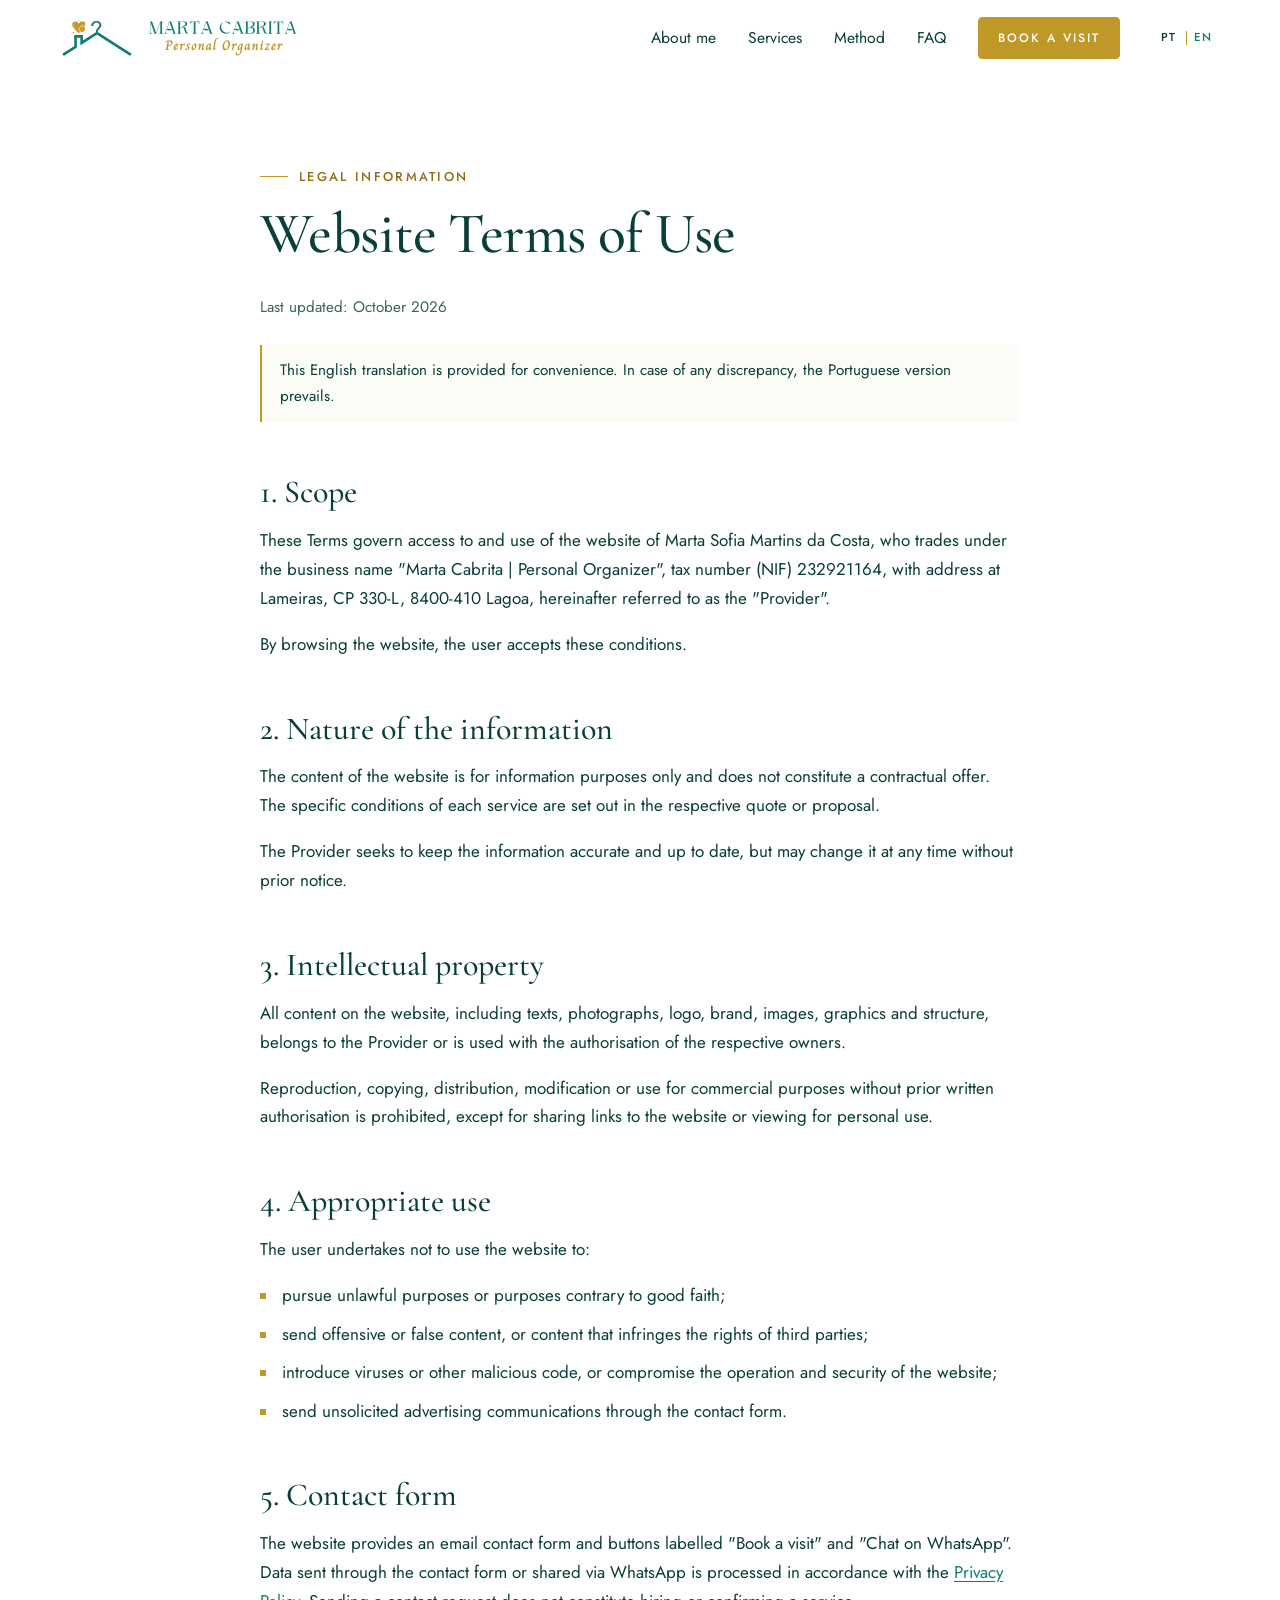
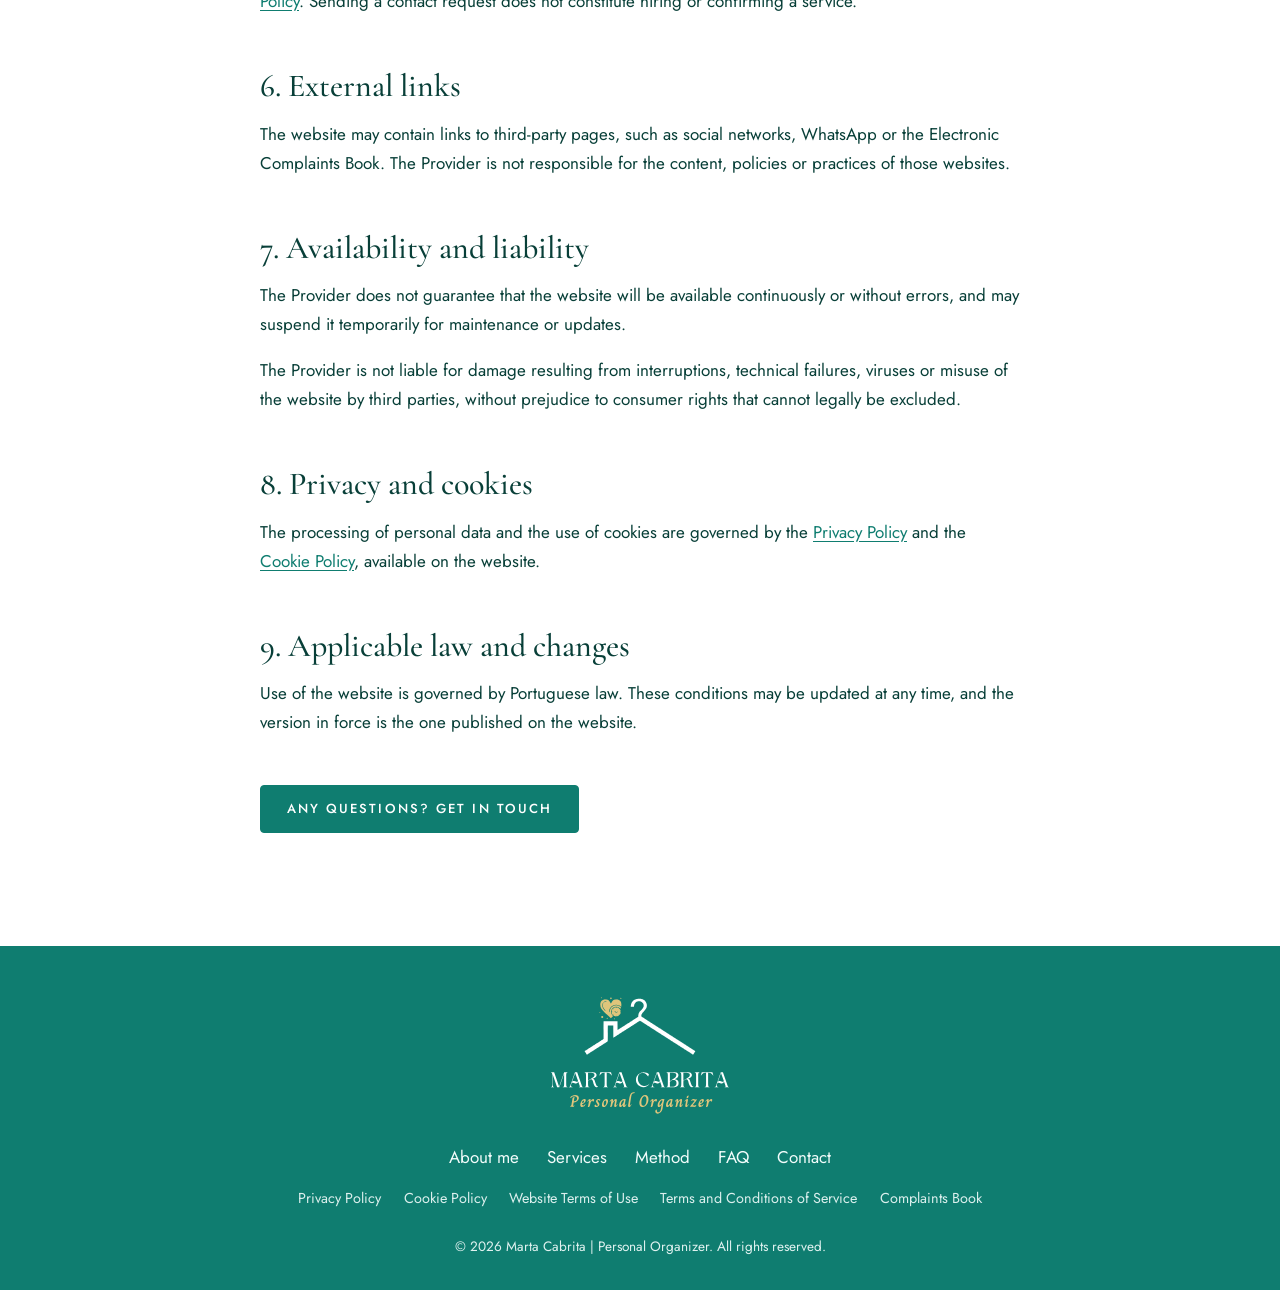
<file: termos-de-utilizacao.html>
<!doctype html>
<html lang="pt-PT">
<head>
  <meta charset="utf-8">
  <meta name="viewport" content="width=device-width, initial-scale=1">
  <title>Termos e Condições de Utilização do Website · Marta Cabrita | Personal Organizer</title>
  <meta name="description" content="Termos que regulam o acesso e a utilização do website de Marta Cabrita | Personal Organizer.">
  <meta name="robots" content="index, follow">
  <meta name="theme-color" content="#0F7D70">
  <link rel="icon" href="[data-uri]" type="image/svg+xml"http://www.w3.org/2000/svg" viewBox="0 0 120 120"%3E%3Crect width="120" height="120" rx="22" fill="%230f7d70"/%3E%3Cg transform="translate(6 13) scale(.9)"%3E%3Cg fill="none" stroke="%23fff" stroke-width="8" stroke-linecap="round" stroke-linejoin="round"%3E%3Cpath d="M8 74 L26 60.3 V42 H36 V52.7 L60 34.5 L112 74"/%3E%3Cpath d="M60 34.5 V31 C60 28 67.5 27 67.5 20 A7.5 7.5 0 1 0 52.5 20"/%3E%3C/g%3E%3Cg transform="translate(0 -3.5)"%3E%3Cpath d="M31 39 C19 31.5 18 22 23.5 19 C27 17 30 18.8 31 21.8 C32 18.8 35 17 38.5 19 C44 22 43 31.5 31 39 Z" fill="%23e6c46a"/%3E%3C/g%3E%3C/g%3E%3C/svg%3E" type="image/svg+xml">
  <script>
  /* Idioma: escolhe PT, EN, ES ou FR conforme o equipamento do visitante (ou a escolha guardada) */
  (function () {
    var SUP = ['pt', 'en'], lang = null;
    try { var s = localStorage.getItem('mc-lang'); if (SUP.indexOf(s) > -1) lang = s; } catch (e) {}
    if (!lang) {
      var list = (navigator.languages && navigator.languages.length) ? navigator.languages : [navigator.language || 'pt'];
      for (var i = 0; i < list.length && !lang; i++) {
        var b = String(list[i]).toLowerCase().split('-')[0];
        if (SUP.indexOf(b) > -1) lang = b;
      }
    }
    window.__lang = lang || 'en';
    var h = document.documentElement;
    h.classList.add('js');
    if (window.__lang !== 'pt') {
      h.lang = window.__lang;
      h.classList.add('i18n-pending');
      setTimeout(function () { h.classList.remove('i18n-pending'); }, 1500);
    }
  })();
  </script>
  <style>
/* Tipos de letra incluídos no ficheiro (sem pedidos a terceiros) */
@font-face{font-family:"Cormorant Garamond";src:url([data-uri]) format("woff2");font-weight:500;font-style:normal;font-display:swap}
@font-face{font-family:"Cormorant Garamond";src:url([data-uri]) format("woff2");font-weight:500;font-style:italic;font-display:swap}
@font-face{font-family:"Jost";src:url([data-uri]) format("woff2");font-weight:400;font-style:normal;font-display:swap}
@font-face{font-family:"Jost";src:url([data-uri]) format("woff2");font-weight:500 700;font-style:normal;font-display:swap}
/* =========================================================
   Marta Cabrita · Personal Organizer
   Paleta: verde-água + dourado
   ========================================================= */

/* ---------- Tokens ---------- */
:root {
  --aqua-950: #083F38;   /* verde-escuro */
  --aqua-900: #083F38;   /* verde-escuro: títulos e texto */
  --aqua-700: #0F7D70;   /* verde principal: botões, ligações, destaques */
  --aqua-600: #2AA596;   /* verde intermédio: formas e ícones */
  --aqua-400: #2AA596;
  --aqua-200: rgb(42 165 150 / .3);   /* linhas e divisórias: verde intermédio suavizado */
  --aqua-100: #F2FCFB;   /* verde muito claro: fundos de secções e caixas */
  --aqua-50:  #FFFFFF;

  --gold:       #BF9829;  /* dourado principal: linhas, ícones, molduras */
  --gold-light: #DFC57B;  /* dourado intermédio: sobre verde-escuro */
  --gold-text:  #926C15;  /* dourado escuro: texto dourado em fundo claro */

  --ink:   #083F38;
  --muted: #39645C;
  --paper: #FFFFFF;       /* branco: fundo principal */
  --cream: #FCFCF7;       /* creme: caixas e destaques suaves */
  --white: #FFFFFF;
  --font-script: "Charm", "Cormorant Garamond", cursive;

  --font-serif: "Cormorant Garamond", "Iowan Old Style", Georgia, serif;
  --font-sans: "Jost", system-ui, -apple-system, "Segoe UI", Roboto, sans-serif;

  --radius: 4px;
  --radius-lg: 6px;
  --shadow: 0 1px 2px rgb(18 63 60 / .06), 0 8px 28px rgb(18 63 60 / .08);
  --container: 1160px;
  --header-h: 76px;
  --ease: cubic-bezier(.2, .7, .2, 1);
}

/* ---------- Base ---------- */
*, *::before, *::after { box-sizing: border-box; }
html {
  -webkit-text-size-adjust: 100%;
  scroll-behavior: smooth;
  scroll-padding-top: var(--header-h);
}
body {
  margin: 0;
  font-family: var(--font-sans);
  font-size: 1.0625rem;
  line-height: 1.7;
  color: var(--ink);
  background: var(--paper);
  text-rendering: optimizeLegibility;
  -webkit-font-smoothing: antialiased;
}
img, svg { display: block; max-width: 100%; }
a { color: var(--aqua-700); text-underline-offset: .2em; }
a:hover { color: var(--aqua-900); }
h1, h2, h3 {
  font-family: var(--font-serif);
  font-weight: 500;
  line-height: 1.12;
  color: var(--aqua-900);
  margin: 0 0 .5em;
  text-wrap: balance;
}
h1 { font-size: clamp(2.6rem, 6vw, 4.4rem); letter-spacing: -.01em; }
h2 { font-size: clamp(2.1rem, 4.4vw, 3.1rem); }
h3 { font-size: 1.55rem; }
h1 em, h2 em, .band-quote em { font-style: italic; color: var(--aqua-600); }
p { margin: 0 0 1em; }
ul, ol { margin: 0; padding: 0; list-style: none; }

:focus-visible {
  outline: 3px solid var(--gold);
  outline-offset: 3px;
  border-radius: var(--radius);
}

.container {
  width: min(100% - 2rem, var(--container));
  margin-inline: auto;
}
@media (min-width: 640px) { .container { width: min(100% - 3rem, var(--container)); } }

.visually-hidden {
  position: absolute !important; width: 1px; height: 1px; padding: 0; margin: -1px;
  overflow: hidden; clip: rect(0 0 0 0); white-space: nowrap; border: 0;
}
.skip-link {
  position: absolute; left: 1rem; top: -100px; z-index: 100;
  background: var(--aqua-900); color: var(--white);
  padding: .6rem 1rem; border-radius: var(--radius); text-decoration: none;
}
.skip-link:focus { top: 1rem; color: var(--white); }

.eyebrow {
  font-size: .8rem;
  font-weight: 500;
  letter-spacing: .18em;
  text-transform: uppercase;
  color: var(--gold-text);
  margin-bottom: .9rem;
  display: inline-flex; align-items: center; gap: .7rem;
}
.eyebrow::before {
  content: ""; width: 28px; height: 1px; background: var(--gold);
}

/* ---------- Botões ---------- */
.btn {
  --bg: var(--aqua-700);
  display: inline-flex; align-items: center; justify-content: center; gap: .5rem;
  min-height: 48px;
  padding: .8rem 1.6rem;
  border: 1px solid var(--bg);
  border-radius: var(--radius);
  background: var(--bg);
  color: var(--white);
  font: 500 .82rem/1.2 var(--font-sans);
  letter-spacing: .16em;
  text-transform: uppercase;
  text-decoration: none;
  cursor: pointer;
  transition: background-color .25s var(--ease), color .25s var(--ease), transform .25s var(--ease), box-shadow .25s var(--ease);
}
.btn:hover { --bg: var(--aqua-900); color: var(--white); transform: translateY(-1px); box-shadow: 0 8px 20px rgb(31 111 106 / .25); }
.btn-ghost { background: transparent; color: var(--aqua-900); border-color: var(--gold); }
.btn-ghost:hover { background: var(--aqua-100); color: var(--aqua-900); box-shadow: none; }
.btn-small { min-height: 42px; padding: .55rem 1.2rem; font-size: .76rem; }
.btn-block { width: 100%; }
.btn-whatsapp { --bg: var(--gold-text); margin-top: 1.5rem; }
.btn-whatsapp:hover { --bg: #6e5419; box-shadow: 0 8px 20px rgb(138 106 34 / .25); }

/* ---------- Cabeçalho ---------- */
.site-header {
  position: sticky; top: 0; z-index: 50;
  background: rgb(251 253 252 / .86);
  -webkit-backdrop-filter: saturate(160%) blur(12px);
  backdrop-filter: saturate(160%) blur(12px);
  border-bottom: 1px solid transparent;
  transition: border-color .3s, box-shadow .3s;
}
.site-header.is-scrolled { border-color: var(--gold-light); box-shadow: 0 6px 24px rgb(18 63 60 / .06); }
.header-inner { display: flex; align-items: center; justify-content: space-between; height: var(--header-h); }

.brand { display: flex; align-items: center; gap: .75rem; text-decoration: none; color: var(--aqua-700); }
.brand-mark { width: 30px; height: 36px; }
.brand-text {
  font-family: var(--font-serif); font-size: 1.45rem; line-height: 1; color: var(--aqua-900);
  display: flex; flex-direction: column;
}
.brand-text small {
  font-family: var(--font-sans); font-size: .64rem; letter-spacing: .24em; text-transform: uppercase;
  color: var(--gold-text); margin-top: .3rem;
}

.site-nav ul { display: flex; align-items: center; gap: 2rem; }
.site-nav a:not(.btn) {
  position: relative; text-decoration: none; color: var(--ink); font-size: .98rem; padding: .4rem 0;
}
.site-nav a:not(.btn)::after {
  content: ""; position: absolute; left: 0; right: 0; bottom: 0; height: 1px;
  background: var(--gold); transform: scaleX(0); transform-origin: left;
  transition: transform .3s var(--ease);
}
.site-nav a:not(.btn):hover::after,
.site-nav a[aria-current="true"]::after { transform: scaleX(1); }

.nav-toggle { display: none; }

@media (max-width: 860px) {
  .nav-toggle {
    display: grid; place-items: center;
    width: 48px; height: 48px; border: 0; border-radius: var(--radius);
    background: var(--aqua-100); cursor: pointer;
  }
  .nav-toggle-bar, .nav-toggle-bar::before, .nav-toggle-bar::after {
    display: block; width: 20px; height: 2px; background: var(--aqua-900); border-radius: var(--radius);
    transition: transform .3s var(--ease), background-color .2s;
  }
  .nav-toggle-bar { position: relative; }
  .nav-toggle-bar::before, .nav-toggle-bar::after { content: ""; position: absolute; left: 0; }
  .nav-toggle-bar::before { top: -6px; }
  .nav-toggle-bar::after { top: 6px; }
  .nav-toggle[aria-expanded="true"] .nav-toggle-bar { background: transparent; }
  .nav-toggle[aria-expanded="true"] .nav-toggle-bar::before { transform: translateY(6px) rotate(45deg); }
  .nav-toggle[aria-expanded="true"] .nav-toggle-bar::after { transform: translateY(-6px) rotate(-45deg); }

  .site-nav {
    position: absolute; left: 0; right: 0; top: 100%;
    background: var(--paper);
    border-bottom: 1px solid var(--aqua-100);
    box-shadow: 0 20px 30px rgb(18 63 60 / .08);
    visibility: hidden; opacity: 0; transform: translateY(-8px);
    transition: opacity .25s var(--ease), transform .25s var(--ease), visibility .25s;
  }
  .site-nav.is-open { visibility: visible; opacity: 1; transform: none; }
  .site-nav ul { flex-direction: column; align-items: stretch; gap: 0; padding: .5rem 1rem 1.25rem; }
  .site-nav a:not(.btn) { display: block; padding: .9rem .25rem; border-bottom: 1px solid var(--aqua-100); font-size: 1.05rem; }
  .site-nav a:not(.btn)::after { display: none; }
  .site-nav .btn { margin-top: 1rem; width: 100%; }
}

/* ---------- Hero ---------- */
.hero {
  position: relative;
  overflow: hidden;
  background:
    radial-gradient(60rem 30rem at 85% 10%, var(--aqua-100), transparent 70%),
    linear-gradient(180deg, var(--paper), var(--aqua-50));
  padding: clamp(2.5rem, 7vw, 6rem) 0 clamp(3rem, 8vw, 6.5rem);
}
.hero-inner { display: grid; gap: 3rem; align-items: center; }
@media (min-width: 900px) { .hero-inner { grid-template-columns: 1.15fr .85fr; } }

.lead { font-size: clamp(1.1rem, 1.6vw, 1.25rem); color: var(--muted); max-width: 36rem; }
.hero-actions { display: flex; flex-wrap: wrap; gap: .8rem; margin: 2rem 0 2.2rem; }
.hero-points { display: flex; flex-wrap: wrap; gap: .6rem 1.6rem; color: var(--muted); font-size: .95rem; }
.hero-points li { display: inline-flex; align-items: center; gap: .5rem; }
.hero-points li::before {
  content: ""; width: 7px; height: 7px; background: var(--gold);
}
.hero-art { margin: 0; justify-self: center; width: min(100%, 420px); }
@media (max-width: 899px) { .hero-art { width: min(80%, 300px); } }
.hero-art svg { width: 100%; height: auto; filter: drop-shadow(0 30px 40px rgb(18 63 60 / .12)); }

/* ---------- Secções ---------- */
.section { padding: clamp(4rem, 9vw, 7rem) 0; }
.section-head { max-width: 40rem; margin-bottom: clamp(2.5rem, 5vw, 3.5rem); }
.section-head p:last-child { color: var(--muted); }

/* Sobre */
.about-inner { display: grid; gap: clamp(2.5rem, 6vw, 5rem); align-items: center; }
@media (min-width: 860px) { .about-inner { grid-template-columns: .9fr 1.1fr; } }
.about-photo { position: relative; width: min(440px, 100% - 24px); justify-self: center; margin-right: 18px; }
.about-photo::before {
  content: ""; position: absolute; inset: 18px -18px -18px 18px;
  border: 1px solid var(--gold);
}
.about-photo img,
.photo-placeholder {
  position: relative; width: 100%; aspect-ratio: 4 / 5; object-fit: cover;
  border-radius: var(--radius);
}
.photo-placeholder {
  display: grid; place-items: center;
  background: linear-gradient(160deg, var(--aqua-200), var(--aqua-600));
}
.photo-placeholder span {
  font-family: var(--font-serif); font-style: italic; font-size: clamp(5rem, 12vw, 8rem);
  color: var(--white); opacity: .9; letter-spacing: -.04em;
}
.values { display: grid; gap: 1rem; margin-top: 2rem; }
.values li {
  display: grid; gap: .1rem; padding: 1rem 1.25rem;
  border-left: 2px solid var(--gold); background: var(--aqua-50); border-radius: var(--radius);
}
.values strong { font-family: var(--font-serif); font-weight: 500; font-size: 1.35rem; color: var(--aqua-900); }
.values span { color: var(--muted); font-size: .98rem; }

/* Serviços */
.services { background: var(--aqua-50); }
.cards { display: grid; gap: 1.25rem; grid-template-columns: repeat(auto-fill, minmax(min(100%, 300px), 1fr)); }
.card {
  position: relative;
  background: var(--white);
  border: 1px solid var(--aqua-100);
  border-radius: var(--radius);
  padding: 2rem 1.75rem;
  box-shadow: var(--shadow);
  transition: transform .35s var(--ease), box-shadow .35s var(--ease), border-color .35s;
}
.card::before { content: ""; position: absolute; left: -1px; right: -1px; top: -1px; height: 2px; background: var(--gold); border-radius: var(--radius) var(--radius) 0 0; transform: scaleX(0); transform-origin: left; transition: transform .4s var(--ease); }
.card:hover::before { transform: scaleX(1); }
.card:hover { transform: translateY(-4px); border-color: var(--gold-light); box-shadow: 0 16px 40px rgb(18 63 60 / .12); }
.card-icon {
  width: 52px; height: 52px; padding: 10px; margin-bottom: 1.25rem;
  border-radius: var(--radius); background: var(--aqua-100);
  fill: none; stroke: var(--aqua-700); stroke-width: 2; stroke-linecap: round; stroke-linejoin: round;
}
.card p { color: var(--muted); margin: 0; }

/* Método */
.steps { display: grid; gap: 1.5rem; counter-reset: step; }
@media (min-width: 700px) { .steps { grid-template-columns: repeat(2, 1fr); } }
@media (min-width: 1050px) { .steps { grid-template-columns: repeat(4, 1fr); } }
.step { position: relative; padding-top: 1.5rem; border-top: 1px solid var(--aqua-200); }
.step-num {
  display: block; font-family: var(--font-serif); font-style: italic; font-size: 3rem; line-height: 1;
  color: var(--gold); margin-bottom: .75rem;
}
.step p { color: var(--muted); margin: 0; }

/* Faixa citação */
.band {
  background:
    radial-gradient(40rem 20rem at 10% 0%, rgb(95 179 169 / .35), transparent 70%),
    var(--aqua-900);
  color: var(--white);
  padding: clamp(4rem, 9vw, 6.5rem) 0;
  text-align: center;
}
.band-quote {
  font-family: var(--font-serif); font-size: clamp(1.9rem, 4.2vw, 3rem); line-height: 1.25;
  margin: 0 auto; max-width: 48rem; color: var(--white); text-wrap: balance;
}
.band-quote em { color: var(--gold-light); }

/* FAQ */
.faq-inner { display: grid; gap: 2rem; }
@media (min-width: 900px) { .faq-inner { grid-template-columns: .8fr 1.2fr; gap: 4rem; align-items: start; } }
.accordion { border-top: 1px solid var(--aqua-200); }
.accordion details { border-bottom: 1px solid var(--aqua-200); }
.accordion summary {
  display: flex; justify-content: space-between; align-items: center; gap: 1rem;
  padding: 1.25rem 0; cursor: pointer; list-style: none;
  font-family: var(--font-serif); font-size: 1.35rem; color: var(--aqua-900);
}
.accordion summary::-webkit-details-marker { display: none; }
.accordion summary::after {
  content: ""; flex: none; width: 12px; height: 12px;
  border-right: 2px solid var(--gold); border-bottom: 2px solid var(--gold);
  transform: rotate(45deg) translateY(-4px); transition: transform .3s var(--ease);
}
.accordion details[open] summary::after { transform: rotate(-135deg) translateY(-2px); }
.accordion details p { color: var(--muted); padding: 0 2rem 1.25rem 0; margin: 0; }

/* Contacto */
.contact { background: linear-gradient(180deg, var(--paper), var(--aqua-100)); }
.contact-inner { display: grid; gap: 3rem; }
@media (min-width: 900px) { .contact-inner { grid-template-columns: 1fr 1fr; gap: 5rem; align-items: start; } }
.contact-list { display: grid; gap: .9rem; margin-top: 1.75rem; }
.contact-list li { display: flex; align-items: center; gap: .9rem; }
.contact-list svg {
  flex: none; width: 40px; height: 40px; padding: 9px; border-radius: var(--radius);
  background: var(--white); border: 1px solid var(--gold-light);
  fill: none; stroke: var(--aqua-700); stroke-width: 1.6; stroke-linecap: round; stroke-linejoin: round;
}
.contact-list a { color: var(--ink); text-decoration: none; overflow-wrap: anywhere; }
.contact-list a:hover { color: var(--aqua-700); text-decoration: underline; }

.contact-form {
  background: var(--white);
  border-radius: var(--radius);
  padding: clamp(1.5rem, 4vw, 2.5rem);
  box-shadow: var(--shadow);
  border-top: 3px solid var(--gold);
}
.field { margin-bottom: 1.2rem; }
.field label { display: block; font-weight: 500; font-size: .95rem; margin-bottom: .4rem; color: var(--aqua-900); }
.field input, .field select, .field textarea {
  width: 100%; min-height: 48px;
  padding: .75rem 1rem;
  font: inherit; font-size: 1rem; color: var(--ink);
  background: var(--aqua-50);
  border: 1px solid var(--aqua-200);
  border-radius: var(--radius);
  transition: border-color .2s, box-shadow .2s, background-color .2s;
}
.field textarea { resize: vertical; min-height: 130px; }
.field input:focus, .field select:focus, .field textarea:focus {
  outline: none; background: var(--white); border-color: var(--aqua-600);
  box-shadow: 0 0 0 4px rgb(47 138 130 / .15);
}
.field [aria-invalid="true"] { border-color: #b3261e; }
.field-error { color: #b3261e; font-size: .88rem; margin: .35rem 0 0; }
.form-note { font-size: .85rem; color: var(--muted); margin: 1rem 0 0; text-align: center; }

/* ---------- Rodapé ---------- */
.site-footer { background: var(--aqua-950); color: var(--aqua-200); padding: 3rem 0 2rem; }
.footer-inner { display: grid; gap: 1.5rem; justify-items: center; text-align: center; }
.footer-brand { font-family: var(--font-serif); font-size: 1.6rem; color: var(--white); margin: 0; display: flex; flex-direction: column; line-height: 1.1; }
.footer-brand small { font-family: var(--font-sans); font-size: .66rem; letter-spacing: .24em; text-transform: uppercase; color: var(--gold-light); margin-top: .4rem; }
.site-footer ul { display: flex; flex-wrap: wrap; justify-content: center; gap: .5rem 1.75rem; }
.site-footer a { color: var(--aqua-200); text-decoration: none; }
.site-footer a:hover { color: var(--gold-light); }
.copyright { font-size: .85rem; margin: 0; opacity: .8; }

/* 404 */
.notfound { min-height: 100vh; display: grid; place-items: center; text-align: center; }
.notfound .lead { margin-inline: auto; }

/* ---------- Animações de entrada ---------- */
.js .reveal { opacity: 0; transform: translateY(18px); transition: opacity .7s var(--ease), transform .7s var(--ease); }
.js .reveal.is-visible { opacity: 1; transform: none; }

@media (prefers-reduced-motion: reduce) {
  html { scroll-behavior: auto; }
  *, *::before, *::after { transition-duration: .01ms !important; animation-duration: .01ms !important; }
  .js .reveal { opacity: 1; transform: none; }
}

/* ---------- Impressão ---------- */
@media print {
  .site-header, .hero-art, .contact-form, .btn { display: none !important; }
  body { background: #fff; }
}

@media (max-width: 859px) { .about-photo { width: min(320px, 100% - 24px); } }
/* ---------- Página legal ---------- */
.legal { padding: clamp(3rem, 7vw, 5rem) 0 clamp(4rem, 8vw, 6rem); background: linear-gradient(180deg, var(--aqua-50), var(--paper) 30rem); }
.legal-inner { max-width: 760px; }
.legal h1 { font-size: clamp(2.4rem, 5.5vw, 3.6rem); }
.legal h2 { font-size: clamp(1.6rem, 3vw, 2rem); margin-top: 0; padding-top: .5rem; }
.legal section { margin-top: 2.75rem; }
.legal ul:not(.legal-card) { list-style: none; display: grid; gap: .6rem; margin: 0 0 1em; }
.legal ul:not(.legal-card) li { position: relative; padding-left: 1.4rem; }
.legal ul:not(.legal-card) li::before { content: ""; position: absolute; left: 0; top: .72em; width: 6px; height: 6px; background: var(--gold); }
.legal-updated { color: var(--muted); font-size: .95rem; }
.legal-intro { font-size: 1.15rem; color: var(--ink); margin-top: 2rem; }
.legal-card { display: grid; gap: .35rem; padding: 1.25rem 1.5rem; margin: 0 0 1em; background: var(--white); border: 1px solid var(--aqua-100); border-left: 3px solid var(--gold); border-radius: var(--radius); box-shadow: var(--shadow); }
.legal-card strong, .legal li strong { color: var(--aqua-900); font-weight: 500; }
.legal-note { background: var(--aqua-100); border-radius: var(--radius); padding: 1.1rem 1.4rem; margin: 1.5rem 0; }
.legal-note p { margin: 0; }
.legal mark { background: #F5EDCB; color: #926C15; padding: 0 .3em; border-radius: var(--radius); }
.toc { margin-top: 2rem; padding: 1.25rem 1.5rem; background: var(--white); border: 1px solid var(--aqua-100); border-radius: var(--radius); }
.toc-title { font-weight: 500; color: var(--aqua-900); margin-bottom: .5rem; }
.toc ol { list-style: decimal; padding-left: 1.3rem; display: grid; gap: .25rem; }
.toc ol li::marker { color: var(--gold-text); }
.toc a { text-decoration: none; }
.toc a:hover { text-decoration: underline; }
.table-wrap { overflow-x: auto; margin: 0 0 1em; border: 1px solid var(--aqua-100); border-radius: var(--radius); background: var(--white); }
.legal table { width: 100%; border-collapse: collapse; font-size: .97rem; min-width: 520px; }
.legal th, .legal td { text-align: left; vertical-align: top; padding: .85rem 1.1rem; border-bottom: 1px solid var(--aqua-100); }
.legal th { background: var(--aqua-50); color: var(--aqua-900); font-weight: 500; }
.legal tr:last-child td { border-bottom: 0; }
.legal-back { margin-top: 3rem; }
.copyright a { color: inherit; text-decoration: underline; }
@media (max-width: 480px) { .site-header .btn-small { padding: .5rem .9rem; font-size: .88rem; } .brand-text { font-size: 1.25rem; } }
/* ---------- Transição suave entre páginas ---------- */
@view-transition { navigation: auto; }
.site-header { view-transition-name: cabecalho; }
.site-footer { view-transition-name: rodape; }
::view-transition-old(root) { animation: sair .25s var(--ease) both; }
::view-transition-new(root) { animation: entrar .35s var(--ease) both; }
@keyframes sair { to { opacity: 0; transform: translateY(-6px); } }
@keyframes entrar { from { opacity: 0; transform: translateY(8px); } }
@media (prefers-reduced-motion: reduce) {
  ::view-transition-old(root), ::view-transition-new(root) { animation: none; }
}
/* Botão "Marcar visita" com a mesma cor da página principal */
.site-nav .btn, .site-nav .btn:hover { --bg: #0f7d70; }
/* ---------- Idiomas ---------- */
.i18n-pending body { visibility: hidden; }
.lang-switch { display: flex; gap: .15rem; }
.lang-switch button {
  min-width: 34px; min-height: 34px; padding: .2rem .35rem;
  font: 500 .72rem/1 var(--font-sans); letter-spacing: .12em;
  color: var(--muted); background: transparent;
  border: 1px solid transparent; border-radius: var(--radius); cursor: pointer;
  transition: color .2s, border-color .2s;
}
.lang-switch button:hover { color: var(--aqua-700); }
.lang-switch button[aria-pressed="true"] { color: var(--aqua-700); border-color: var(--gold); }
@media (max-width: 860px) {
  .site-nav .lang-item { order: 99; padding-top: 1rem; }
  .lang-switch { justify-content: center; gap: .5rem; }
  .lang-switch button { min-width: 48px; min-height: 44px; font-size: .8rem; }
}
/* ---------- Topo: benefícios (maqueta) ---------- */
.hero { background: var(--paper); padding: clamp(3.5rem, 8vw, 6.5rem) 0 clamp(3.5rem, 7vw, 5.5rem); border-bottom: 1px solid var(--aqua-100); overflow: visible; }
.hero-intro { text-align: center; max-width: 52rem; margin: 0 auto clamp(3rem, 6vw, 4.5rem); }
.hero-intro .eyebrow { color: var(--aqua-700); letter-spacing: .24em; }
.hero-intro .eyebrow::before { display: none; }
.hero-intro h1 { font-size: clamp(2.3rem, 4.8vw, 4rem); margin-bottom: 0; }
.hero-intro h1 em { display: inline-block; }
.hero-intro .lead { margin: 1.5rem auto 0; max-width: 40rem; }
.benefits { display: grid; grid-template-columns: repeat(4, minmax(0, 1fr)); gap: clamp(1.5rem, 3vw, 2.5rem); }
.benefit { display: flex; flex-direction: column; align-items: center; text-align: center; }
.benefit img { width: 100%; max-width: 270px; height: auto; mix-blend-mode: multiply; margin-bottom: 1.4rem; }
.benefit-label { font-size: .76rem; font-weight: 500; letter-spacing: .22em; text-transform: uppercase; color: var(--aqua-700); margin: 0 0 .7rem; }
.benefit-title { font-style: italic; font-size: clamp(1.45rem, 2vw, 1.85rem); line-height: 1.18; margin: 0 0 .9rem; text-wrap: balance; }
.benefit-text { color: var(--muted); font-size: .98rem; line-height: 1.7; max-width: 19rem; margin: 0 0 1.6rem; }
.benefit::after { content: ""; width: 48px; height: 1px; background: var(--gold); margin-top: auto; }
@media (max-width: 1000px) { .benefits { grid-template-columns: repeat(2, minmax(0, 1fr)); row-gap: 3rem; } }
@media (max-width: 560px) {
  .benefits { grid-template-columns: 1fr; row-gap: 2.75rem; }
  .benefit img { max-width: 240px; }
}

/* ---------- Cabeçalho (maqueta) ---------- */
.site-nav a[aria-current="true"] { color: var(--aqua-700); }
.lang-switch { gap: 0; }
.lang-switch button, .lang-switch button[aria-pressed="true"] { border: 0; color: var(--ink); position: relative; }
.lang-switch button[aria-pressed="true"] { color: var(--aqua-700); font-weight: 600; }
.lang-switch button + button::before {
  content: ""; position: absolute; left: 0; top: 50%; width: 1px; height: 14px;
  background: var(--gold); transform: translateY(-50%);
}
/* ---------- Logótipo ---------- */
.brand { gap: .8rem; }
.brand-mark { width: 60px; height: 39px; flex: none; }
.brand-text { font-family: var(--font-serif); font-size: 1.28rem; line-height: 1; letter-spacing: .12em; text-transform: uppercase; color: var(--aqua-700); }
.brand-text small { font-family: var(--font-serif); font-style: italic; font-size: 1.02rem; letter-spacing: .02em; text-transform: none; color: var(--gold); margin-top: .28rem; }
.footer-mark { display: block; width: 76px; height: 49px; margin: 0 auto -.6rem; }
.footer-brand { letter-spacing: .12em; text-transform: uppercase; font-size: 1.45rem; }
.footer-brand small { font-family: var(--font-serif); font-style: italic; font-size: 1.1rem; letter-spacing: .02em; text-transform: none; }
@media (max-width: 480px) { .brand-mark { width: 44px; height: 29px; } .brand-text { font-size: 1.08rem; letter-spacing: .1em; } .brand-text small { font-size: .92rem; } }
/* ================= Identidade visual Marta Cabrita ================= */
@font-face{font-family:"Charm";src:url([data-uri]) format("woff2");font-weight:400;font-style:normal;font-display:swap}
.logo-sprite { position: absolute; width: 0; height: 0; overflow: hidden; }
h1, h2, h3 { color: var(--aqua-900); }
h1 em, h2 em, .hero-intro h1 em { color: var(--aqua-700); }
.eyebrow { color: var(--gold-text); }
.hero-intro .eyebrow, .benefit-label { color: var(--aqua-700); }
.btn:hover { --bg: var(--aqua-900); }
.btn-ghost { color: var(--aqua-900); border-color: var(--gold); }
.btn-ghost:hover { background: var(--aqua-100); color: var(--aqua-900); }
.btn-whatsapp { --bg: var(--gold-text); }
.btn-whatsapp:hover { --bg: var(--aqua-900); }
.site-header { background: rgb(255 255 255 / .94); }
.site-header.is-scrolled { border-color: var(--aqua-100); }
.services { background: var(--aqua-100); }
.card { border-color: var(--white); }
.card-icon { background: var(--aqua-100); stroke: var(--aqua-700); }
.values li { background: var(--cream); }
.toc, .legal-card { background: var(--cream); }
.band { background: radial-gradient(40rem 20rem at 10% 0%, rgb(42 165 150 / .28), transparent 70%), var(--aqua-900); }
.band-quote { font-family: var(--font-script); font-size: clamp(1.9rem, 4vw, 2.9rem); line-height: 1.35; }
.band-quote em { font-style: normal; color: var(--gold-light); }
.contact { background: linear-gradient(180deg, var(--paper), var(--aqua-100)); }
.field input, .field select, .field textarea { background: var(--white); border-color: var(--aqua-200); }
.field input:focus, .field select:focus, .field textarea:focus { border-color: var(--aqua-700); box-shadow: 0 0 0 4px rgb(15 125 112 / .14); }
.site-footer { background: var(--aqua-900); color: var(--aqua-100); }
.site-footer a { color: var(--aqua-100); }
.site-footer a:hover { color: var(--gold-light); }
.step-num { color: var(--gold); }
:focus-visible { outline-color: var(--gold); }
/* Logótipo oficial */
.brand { gap: .7rem; align-items: center; }
.brand-symbol { width: 74px; height: 40px; flex: none; }
.brand-wordmark { width: 156px; height: 43px; flex: none; }
.footer-logo { display: grid; justify-items: center; gap: .55rem; --logo-green: #FFFFFF; --logo-gold: #DFC57B; }
.footer-symbol { width: 118px; height: 64px; }
.footer-wordmark { width: 190px; height: 52px; }
@media (max-width: 480px) { .brand-symbol { width: 58px; height: 32px; } .brand-wordmark { width: 104px; height: 29px; } }
/* ================= Alterações outubro 2026 ================= */
/* Serviços: ícones dourados */
.card-icon { background: var(--cream); stroke: var(--gold); stroke-width: 1.8; }
.card:hover { border-color: var(--gold-light); }
/* Sobre mim */
.about-copy p { margin-bottom: .9em; }
.about-highlight { font-family: var(--font-serif); font-style: italic; font-size: 1.4rem; line-height: 1.4; color: var(--aqua-700); margin: 1.4rem 0 0; padding-left: 1.1rem; border-left: 2px solid var(--gold); }
/* Perguntas frequentes com + */
.accordion summary::after {
  content: "+"; width: auto; height: auto; border: 0; transform: none;
  font: 300 1.75rem/1 var(--font-sans); color: var(--gold); transition: transform .3s var(--ease);
}
.accordion details summary::after, .accordion details[open] summary::after { transform: none !important; }
.accordion details:not([open]) > summary::after { content: "+"; }
.accordion details[open] > summary::after { content: "−"; }
.faq-more { border-bottom: 0 !important; margin-top: 2rem; }
.faq-more > summary {
  justify-content: center; gap: .6rem; width: max-content; margin: 0 auto; padding: .8rem 1.5rem;
  border: 1px solid var(--gold); border-radius: var(--radius);
  font: 500 .82rem/1.2 var(--font-sans); letter-spacing: .14em; text-transform: uppercase; color: var(--aqua-900);
}
.faq-more > summary:hover { background: var(--cream); }
.faq-more > summary::after { font-size: 1.3rem; }
.faq-groups { padding-top: 1rem; text-align: left; }
.faq-group-title {
  font: 500 .78rem/1.4 var(--font-sans); letter-spacing: .18em; text-transform: uppercase; color: var(--gold-text);
  margin: 2.2rem 0 .3rem; padding-bottom: .6rem; border-bottom: 1px solid var(--gold-light);
}
/* Rodapé com informação legal */
.footer-legal ul { gap: .4rem 1.4rem; font-size: .9rem; }
.footer-legal a { opacity: .9; }
.site-footer nav + nav { margin-top: -.6rem; }
/* Páginas legais */
.legal h3 { font-size: 1.3rem; margin: 1.6rem 0 .5rem; }
.legal section > ul { margin-bottom: 1em; }
.legal-lang-note { display: none; background: var(--cream); border-left: 2px solid var(--gold); padding: .8rem 1.1rem; margin: 1.5rem 0 0; font-size: .95rem; }
html[lang="en"] .legal-lang-note { display: block; }
.legal-form { background: var(--cream); border: 1px solid var(--gold-light); border-radius: var(--radius); padding: 1.3rem 1.5rem; margin: 1rem 0; }
.legal-form p { margin: 0 0 .5rem; }
.legal-identity { background: var(--cream); border-left: 3px solid var(--gold); border-radius: 0 var(--radius) var(--radius) 0; padding: 1.1rem 1.4rem; margin: 0 0 1em; }
.legal-identity p { margin: 0 0 .25rem; }
/* Paleta atualizada (verde muito claro #F2FCFB, creme #FCFCF7): linhas e divisórias num tom suave do verde intermédio */
.site-header.is-scrolled, .hero { border-color: var(--aqua-200); }
.toc, .table-wrap, .legal th, .legal td { border-color: var(--aqua-200); }
.card { border-color: var(--aqua-200); }
/* Linhas separadoras subtis em dourado fino (as do método mantêm-se) */
:root { --line-gold: rgb(191 152 41 / .38); }
.site-header { border-bottom-width: 1px; }
.site-header.is-scrolled { border-color: var(--line-gold); box-shadow: 0 4px 18px rgb(8 63 56 / .04); }
.hero { border-bottom: 1px solid var(--line-gold); }
.accordion, .accordion details { border-color: var(--line-gold); }
.faq-group-title { border-bottom-color: var(--line-gold); }
.toc, .table-wrap, .legal th, .legal td { border-color: var(--line-gold); }
/* Fundos verdes no verde principal da paleta (#0F7D70) */
.band { background: radial-gradient(40rem 20rem at 10% 0%, rgb(42 165 150 / .45), transparent 70%), var(--aqua-700); }
.site-footer { background: var(--aqua-700); color: var(--aqua-100); }
.site-footer .copyright { opacity: .92; }
.btn:hover { --bg: var(--aqua-700); box-shadow: 0 8px 22px rgb(15 125 112 / .32); }
.btn-whatsapp:hover { --bg: var(--aqua-700); }
  
/* Botões de marcação em dourado */
.btn.btn-gold, .btn.btn-whatsapp { --bg: #BF9829; border-color: #BF9829; color: #fff; }
.btn.btn-gold:hover, .btn.btn-whatsapp:hover { --bg: #926C15; border-color: #926C15; color: #fff; box-shadow: 0 8px 22px rgb(146 108 21 / .3); }
</style>
  <!-- Pré-carrega a outra página para a navegação ser instantânea -->
  <script type="speculationrules">{"prerender":[{"where":{"href_matches":"*index.html*"},"eagerness":"moderate"}]}</script>
  <link rel="prefetch" href="index.html">
</head>
<body>
  <svg class="logo-sprite" width="0" height="0" aria-hidden="true" focusable="false"><defs><clipPath id="mcsa"><path d="M242 250h71.69v64H242Zm0 0"/></clipPath><clipPath id="mcsb"><path d="M239.44 292H243v4h-3.56Zm0 0"/></clipPath><clipPath id="mcsc"><path d="M288 313h4v3.83h-4Zm0 0"/></clipPath><clipPath id="mcsd"><path d="M244 243.33h5V247h-5Zm0 0"/></clipPath><symbol id="mc-simbolo" viewBox="179.48 232.27 390.77 213.07"><path style="fill:var(--logo-green,#0F7D70)" fill-rule="evenodd" d="M197.59 433.82c-.23-.25-.42-.5-.42-.55s-.47-.8-1.05-1.66a46 46 0 0 1-1.14-1.76c-.1-.22-.22-.41-1.05-1.65a53 53 0 0 0-1.67-2.6 31 31 0 0 1-1.07-1.66c0-.04-.17-.29-.37-.55-.42-.55-.37-.99.13-1.22.41-.19.61-.31 2.37-1.48a26 26 0 0 1 2.28-1.45c.12-.06.62-.38 1.11-.72s.93-.61.96-.61c.04 0 .49-.29 1-.64s.96-.64.99-.64.46-.28.95-.61c.5-.34 1-.66 1.11-.72.32-.15.63-.35 2.28-1.45a23 23 0 0 1 2.28-1.44c.12-.06.62-.38 1.11-.72s.92-.61.95-.61.48-.29.99-.64c.52-.35.98-.64 1.02-.64s.32-.18.61-.39q.85-.66 1.3-.85c.12-.06.62-.38 1.11-.71.49-.34.93-.62.96-.62s.48-.28 1-.64c.51-.35.96-.64.99-.64.02 0 .45-.27.95-.61s.99-.66 1.11-.72c.31-.15.63-.35 2.28-1.44a27 27 0 0 1 2.27-1.45c.12-.06.62-.38 1.12-.72.49-.33.92-.61.95-.61s.47-.29.99-.64c.51-.35.96-.64.99-.64s.47-.27.97-.61c1.29-.85 1.44-.95 1.68-1.05.11-.05.44-.28.73-.5s.55-.4.59-.4.48-.27.98-.61c.49-.33 1-.67 1.13-.74l1.25-.79 1.27-.78 1.73-1.14a30 30 0 0 1 2.28-1.45c.12-.05.62-.38 1.11-.71.5-.34.93-.62.96-.62s.47-.28.98-.64c.52-.35.97-.64 1-.64s.47-.27.96-.61 1-.66 1.11-.72c.32-.15.63-.35 2.28-1.44 1.65-1.1 1.96-1.3 2.28-1.45.12-.06.62-.38 1.11-.72s.94-.61 1-.61c.05 0 .34-.21.63-.46l.54-.46v-29.33c0-18.3.05-29.41.13-29.54.12-.19 2.87-.22 23.08-.25 16.91-.03 23 0 23.14.12.16.14.19 2.58.19 14.59 0 14.14.03 15.08.43 14.44.1-.16.48-.41 1-.66.12-.06.62-.38 1.11-.72s.92-.61.95-.61.48-.29.99-.65c.52-.35.96-.64 1-.64.03 0 .47-.27.97-.6 1.28-.86 1.43-.95 1.67-1.06.12-.05.45-.27.73-.5.29-.22.56-.4.61-.4s.5-.29 1.02-.64c.51-.35.96-.64.98-.64s.46-.28.96-.61c.49-.34.99-.66 1.11-.72.31-.15.63-.35 2.28-1.45a25 25 0 0 1 2.27-1.44c.12-.06.62-.38 1.12-.72.49-.34.92-.61.95-.61s.47-.29.99-.64c.51-.35.97-.64 1.02-.64.04 0 .32-.18.6-.39a7 7 0 0 1 1.3-.85c.12-.06.62-.38 1.12-.71.49-.34.92-.62.96-.62s.48-.28.99-.64c.52-.35.96-.64.99-.64s.46-.27.95-.61c.5-.34 1-.66 1.12-.72.31-.15.62-.35 2.27-1.44a26 26 0 0 1 2.28-1.45c.12-.06.61-.37 1.09-.7s.93-.62.99-.65c.07-.03.8-.5 1.62-1.04a23 23 0 0 1 2.28-1.45c.12-.06.62-.38 1.11-.72s.92-.61.95-.61.48-.29.99-.64c.52-.36.97-.64 1-.64s.47-.28.97-.61a14 14 0 0 1 1.67-1.06c.12-.05.45-.27.73-.49.29-.22.56-.41.61-.41s.5-.28 1.02-.64c.51-.35.96-.64.99-.64s.45-.27.95-.61.99-.66 1.11-.72c.32-.15.63-.35 2.28-1.44 1.65-1.1 1.96-1.3 2.28-1.45.11-.06.61-.38 1.11-.72.49-.33.92-.61.95-.61s.47-.29.99-.64a10 10 0 0 1 1-.64c.03 0 .48-.29.99-.64.52-.35.97-.64 1.01-.64.03 0 .49-.29 1-.64.52-.36.96-.64 1-.64.03 0 .48-.29.99-.64.52-.36.97-.64 1-.64s.38-.24.78-.52l.71-.51v-1.66c-.01-3.14.54-6.58 1.37-8.53.1-.26.19-.53.19-.62 0-.13 1.23-2.66 1.62-3.33a78 78 0 0 1 2.66-3.83 92 92 0 0 1 2.82-3.21 162 162 0 0 0 6.54-7.39c.2-.21 1.13-1.61 1.41-2.13 1.3-2.39 1.49-3.1 1.57-5.85.08-2.82-.16-3.95-1.33-6.34a12 12 0 0 0-2.6-3.68 15 15 0 0 0-3.93-3.02l-.93-.48c-.85-.46-1.29-.62-3.27-1.16-1.08-.3-5.42-.34-6.83-.07-1.67.32-2.62.6-3.71 1.11l-1.42.66c-.78.36-2.1 1.39-3.31 2.57-.96.94-1.47 1.58-2.19 2.79a18 18 0 0 0-1.38 2.99c-.11.15-.23.47-.27.71s-.14.62-.22.85c-.25.71-.49 1.8-.61 2.71-.06.47-.18 1.23-.27 1.7-.08.47-.15 1.1-.15 1.4q0 .54-.23.62c-.34.14-9.9-.25-10.2-.4-.22-.12-.25-.26-.18-1.02.22-2.33.39-3.68.59-4.65.13-.59.25-1.23.29-1.43.08-.48.73-2.64 1.01-3.34a21 21 0 0 1 2.35-4.65c.22-.28.39-.56.39-.62 0-.1.53-.8 1.28-1.71 1.41-1.7 4.13-4.07 5.48-4.77l1.14-.63a22 22 0 0 1 4.99-2.15c1.87-.55 2.17-.63 3.27-.83 5.95-1.11 12.28-.81 17.08.79l.86.25c.23.06.78.28 1.22.49s.84.37.89.37c.12 0 1.78 1.02 3.22 1.98a28 28 0 0 1 6.01 6.07 20 20 0 0 1 3.27 8.47c.36 2.69.36 4.02 0 6.69-.19 1.4-.38 2.12-1.1 4.02a26 26 0 0 1-1.91 3.74c-.31.61-2.51 3.63-3.62 4.96a108 108 0 0 1-4.07 4.65l-1.56 1.71c-.06.04-.63.71-1.28 1.49l-1.49 1.78a15 15 0 0 0-3.36 9.55c0 1.48.02 1.57.33 1.7.35.15.45.21 1.78 1.1.49.33.93.61.96.61.04 0 .49.28 1 .64.51.35.96.64.99.64s.46.27.95.61 1 .66 1.11.72c.32.15.64.35 2.28 1.45.82.54 1.55 1.01 1.62 1.04s.51.32 1 .65c.48.33.96.64 1.08.7.32.15.63.35 2.28 1.45a23 23 0 0 0 2.28 1.44c.12.06.62.38 1.11.72s.92.61.95.61.48.29.99.64c.52.36.96.64 1 .64.03 0 .48.29.99.64.52.36.97.64 1.01.64s.49.29 1 .65c.52.35.97.64 1 .64s.48.28 1 .64c.51.35.95.64.98.64s.46.27.96.61.99.66 1.11.72c.31.15.63.35 2.28 1.44 1.65 1.1 1.96 1.3 2.27 1.45.12.06.62.38 1.12.72.49.33.92.61.95.61s.47.29.99.64c.51.35.97.64 1.02.64.04 0 .32.18.6.39.59.44.99.71 1.3.85.12.05.62.37 1.12.71.49.34.92.61.95.61.04 0 .49.29 1 .64.52.36.96.64.99.64s.46.28.95.62c.5.33 1 .66 1.11.71.32.16.63.36 2.28 1.45.82.55 1.61 1.06 1.74 1.14l1.26.78 1.25.79c.13.07.64.41 1.14.74.49.34.93.61.97.61s.31.17.6.39c.59.44.99.7 1.3.85.12.05.62.37 1.11.71s.93.61.96.61.48.29 1 .64c.51.35.96.64.99.64s.45.28.95.61c.49.34.99.66 1.11.72.32.16.64.36 2.28 1.45a38 38 0 0 0 1.62 1.05c.06.03.51.32.99.65.48.32.97.64 1.09.7.31.15.63.35 2.28 1.44a27 27 0 0 0 2.28 1.45c.11.05.61.38 1.11.71.49.34.92.62.95.62s.47.29.99.64c.51.35.96.64 1 .64.03 0 .46.27.96.6 1.29.86 1.44.95 1.68 1.06.11.05.44.28.73.5s.56.4.6.4c.05 0 .51.29 1.02.64.52.35.96.64.99.64s.46.28.95.62c.5.33 1 .66 1.12.71.31.16.62.36 2.27 1.45a24 24 0 0 0 2.28 1.44c.12.06.62.38 1.11.72s.93.61.96.61.47.29.98.64c.52.36.98.65 1.03.65.04 0 .31.17.6.39.59.44.99.7 1.3.84.12.06.62.38 1.11.71.5.34.93.62.96.62.04 0 .48.29 1 .64.51.35.96.64.99.64s.46.28.95.61c.49.34.99.66 1.11.72.32.15.63.35 2.28 1.45l1.74 1.13 1.26.79 1.25.78 1.13.75c.5.33.94.6.98.6s.31.18.6.39c.58.45.98.71 1.3.85.11.05.62.37 1.11.71s.92.62.95.62.48.28.99.64c.51.35.96.64 1 .64.03 0 .46.27.96.61s.99.66 1.11.72c.32.15.64.35 2.28 1.45l1.61 1.04c.07.03.52.32 1 .65s.97.64 1.09.7c.31.15.63.35 2.28 1.45a25 25 0 0 0 2.27 1.44c.12.06.62.38 1.12.72.49.34.92.61.95.61s.47.29.99.64c.51.36.96.64.99.64s.47.28.97.61c1.29.86 1.44.95 1.67 1.06.12.05.45.27.74.49s.55.41.6.41.51.28 1.02.64c.52.35.96.64.99.64s.46.27.95.61c.5.34 1 .66 1.11.72.32.15.63.35 2.28 1.44 1.65 1.1 1.96 1.3 2.28 1.45.12.06.62.38 1.11.72s.92.61.95.61.48.29.99.64c.52.35.98.64 1.02.64s.32.18.61.39q.85.65 1.3.85c.12.05.62.37 1.11.71s.93.61.96.61.48.29 1 .64c.51.36.96.64.99.64s.45.28.95.62.99.66 1.11.71c.32.16.63.36 2.28 1.45.82.55 1.6 1.06 1.74 1.14l1.26.78 1.25.79c.13.07.64.41 1.13.74.5.34.94.61.98.61s.31.17.59.39c.59.44.99.7 1.31.85.11.05.61.37 1.11.71.49.33.92.61.95.61s.47.29.99.64c.51.35.96.64.99.64s.47.27.97.61c1.29.86 1.44.95 1.68 1.05.11.05.44.28.73.5s.56.4.6.4c.05 0 .51.29 1.02.64.52.36.97.65 1.02.65.16 0 1.18.88 1.18 1.03 0 .08-.16.36-.35.61-.2.26-.36.5-.36.54 0 .03-.48.78-1.07 1.66s-1.07 1.62-1.07 1.64a10 10 0 0 1-.64.98c-.35.52-.64.97-.64 1.01s-.29.49-.64 1c-.35.52-.64.96-.64.99s-.29.48-.64.99c-.35.52-.64.99-.64 1.05 0 .16-.82 1.02-.97 1.02-.08 0-.47-.22-.88-.5a8 8 0 0 0-.8-.49c-.03 0-.47-.29-.99-.64a10 10 0 0 0-.99-.64c-.03 0-.45-.28-.95-.62a16 16 0 0 0-1.11-.72c-.32-.15-.63-.35-2.28-1.44-.82-.55-1.6-1.06-1.74-1.14l-1.26-.78-1.25-.79-1.13-.74c-.5-.34-.94-.61-.98-.61a3 3 0 0 1-.59-.39c-.59-.44-.99-.7-1.31-.85-.11-.05-.61-.37-1.11-.71-.49-.33-.92-.61-.96-.61s-.48-.29-.99-.64c-.52-.35-.96-.64-.99-.64s-.46-.28-.95-.62c-.5-.33-1-.66-1.12-.71-.31-.16-.62-.35-2.27-1.45l-1.74-1.13-1.26-.79-1.26-.78-2.1-1.36c-.05 0-.31-.17-.6-.39a8 8 0 0 0-1.3-.84c-.12-.06-.62-.38-1.11-.71-.5-.34-.93-.62-.96-.62a10 10 0 0 1-1-.64c-.51-.35-.96-.64-.99-.64s-.46-.28-.95-.61c-.49-.34-1-.66-1.11-.72-.32-.15-.64-.36-2.28-1.45a33 33 0 0 0-1.62-1.04c-.07-.03-.51-.33-.99-.65-.49-.33-.97-.65-1.09-.7-.32-.16-.63-.36-2.28-1.45a23 23 0 0 0-2.28-1.44 16 16 0 0 1-1.11-.72 10 10 0 0 0-.95-.61c-.03 0-.48-.29-.99-.65-.52-.35-.96-.64-1-.64-.03 0-.47-.27-.97-.6a13 13 0 0 0-1.67-1.06 4 4 0 0 1-.73-.5c-.29-.22-.56-.4-.6-.4-.05 0-.51-.29-1.03-.64-.51-.35-.95-.64-.98-.64s-.46-.28-.96-.61a16 16 0 0 0-1.11-.72 23 23 0 0 1-2.28-1.45 25 25 0 0 0-2.27-1.44 18 18 0 0 1-1.12-.72 10 10 0 0 0-.95-.61c-.03 0-.47-.29-.99-.64-.51-.35-.96-.64-.99-.64s-.47-.28-.97-.61a12 12 0 0 0-1.67-1.05 7 7 0 0 1-.74-.5 3 3 0 0 0-.6-.41c-.05 0-.51-.28-1.02-.64-.52-.35-.96-.64-.99-.64a10 10 0 0 1-.95-.61c-.5-.34-1-.66-1.11-.72-.32-.15-.63-.35-2.28-1.44a26 26 0 0 0-2.28-1.45 16 16 0 0 1-1.11-.72c-.5-.33-.93-.61-.95-.61-.03 0-.48-.29-.99-.64-.52-.35-.97-.64-1-.64s-.48-.29-1-.64a10 10 0 0 0-1-.64 10 10 0 0 1-1-.64c-.52-.35-.97-.64-1-.64s-.48-.29-1-.64a10 10 0 0 0-.99-.64c-.03 0-.45-.28-.95-.62s-.99-.66-1.11-.71c-.32-.16-.63-.36-2.28-1.45a27 27 0 0 0-2.28-1.45c-.11-.05-.61-.38-1.11-.71-.49-.34-.92-.62-.95-.62s-.47-.28-.99-.64a8 8 0 0 0-1.02-.64 3 3 0 0 1-.6-.39c-.59-.44-.99-.7-1.31-.85-.11-.05-.61-.37-1.11-.71-.49-.33-.92-.61-.96-.61s-.48-.29-.99-.64c-.52-.35-.96-.64-.99-.64s-.46-.28-.95-.61c-.5-.34-1-.66-1.12-.72-.31-.16-.63-.35-2.27-1.45l-1.74-1.13-1.26-.79-1.26-.78-1.13-.75c-.49-.33-.93-.6-.97-.6a3 3 0 0 1-.6-.4 8 8 0 0 0-1.3-.84c-.12-.06-.62-.38-1.11-.71-.5-.34-.93-.62-.96-.62a10 10 0 0 1-1-.64c-.51-.35-.96-.64-.99-.64a10 10 0 0 1-.95-.61c-.5-.34-1-.66-1.11-.72-.32-.15-.63-.35-2.28-1.44-.82-.55-1.6-1.06-1.74-1.14l-1.26-.79-1.25-.78-1.73-1.14a23 23 0 0 0-2.28-1.44 16 16 0 0 1-1.11-.72 10 10 0 0 0-.95-.61c-.03 0-.48-.29-.99-.64-.52-.36-.96-.65-1-.65-.03 0-.46-.27-.96-.61a16 16 0 0 0-1.11-.72c-.32-.15-.64-.35-2.28-1.44a38 38 0 0 0-1.62-1.05c-.06-.03-.51-.32-.99-.65s-.97-.64-1.09-.7a23 23 0 0 1-2.28-1.45 25 25 0 0 0-2.27-1.44 18 18 0 0 1-1.12-.72 10 10 0 0 0-.95-.61c-.03 0-.47-.29-.99-.64-.51-.35-.96-.64-.99-.64s-.47-.27-.97-.61a11 11 0 0 0-1.68-1.05 8 8 0 0 1-.73-.5 3 3 0 0 0-.6-.4c-.05 0-.51-.29-1.02-.65-.52-.35-.96-.64-.99-.64a10 10 0 0 1-.95-.61c-.5-.34-1-.66-1.11-.72-.32-.15-.63-.35-2.28-1.44a26 26 0 0 0-2.28-1.45c-.12-.05-.62-.38-1.11-.71-.5-.34-.92-.62-.95-.62s-.52-.32-1.1-.71a4 4 0 0 0-1.4-.71c-.19 0-.82.32-1.4.71-.57.39-1.06.71-1.09.71s-.46.27-.96.61c-1.29.86-1.43.95-1.67 1.05-.12.06-.45.28-.73.5-.29.22-.56.4-.6.4s-.48.28-.97.61l-1.14.75-1.25.78-1.26.79-1.74 1.13a27 27 0 0 1-2.28 1.45c-.11.05-.61.38-1.11.71-.49.34-.92.62-.95.62s-.47.29-.99.64c-.51.35-.97.64-1.02.64s-.32.18-.6.39c-.59.44-.99.7-1.31.85-.11.05-.61.37-1.11.71-.49.34-.92.61-.96.61s-.48.29-.99.64c-.52.35-.96.64-.99.64s-.46.28-.95.62c-.5.33-1 .66-1.12.71-.31.16-.62.36-2.27 1.45l-1.73 1.13-1.25.79-1.27.79-1.73 1.13a26 26 0 0 1-2.28 1.45c-.12.06-.62.38-1.11.72s-.93.61-.96.61-.47.29-.98.64c-.52.35-.97.64-1 .64s-.48.29-1 .64a10 10 0 0 1-1 .64c-.04 0-.49.29-1.01.64-.51.35-.96.64-.99.64s-.48.29-1 .64a10 10 0 0 1-.99.64c-.03 0-.46.28-.95.62s-.99.66-1.11.71c-.32.16-.63.36-2.28 1.45a23 23 0 0 1-2.28 1.44c-.12.06-.6.38-1.08.7-.49.33-.93.62-1 .65s-.8.5-1.62 1.05a26 26 0 0 1-2.28 1.45c-.11.06-.62.38-1.11.72s-.92.61-.95.61-.48.29-.99.64a10 10 0 0 1-1 .64c-.03 0-.47.27-.96.61-1.29.85-1.44.95-1.68 1.05-.12.05-.44.28-.73.5s-.56.4-.6.4c-.05 0-.51.29-1.02.64-.52.36-.96.64-.99.64s-.46.28-.96.62-.99.66-1.11.71c-.31.16-.63.36-2.28 1.45a31 31 0 0 1-2.27 1.45c-.12.05-.62.38-1.12.71-.49.34-.92.62-.95.62s-.47.28-.99.64c-.51.35-.97.64-1.02.64-.04 0-.32.17-.6.39-.59.44-.99.7-1.3.85-.12.05-.62.37-1.11.71s-.93.61-.96.61c-.04 0-.49.29-1 .64-.52.35-.96.64-1 .64-.03 0-.38.23-.77.51s-.77.47-.85.42c-.1-.06-.15-6.66-.15-20.36 0-12.52-.05-20.3-.13-20.35-.18-.11-17.78-.11-17.96 0-.08.05-.13 10.01-.13 26.24 0 20.71-.04 26.2-.18 26.37a24 24 0 0 1-3.1 2.07c-.11.06-.61.38-1.11.72-.49.33-.92.61-.95.61s-.47.29-.99.64a10 10 0 0 1-1 .64c-.03 0-.46.27-.96.61-1.29.86-1.44.95-1.68 1.05-.11.06-.44.28-.73.5s-.56.4-.6.4c-.05 0-.51.29-1.02.64-.52.36-.96.65-.99.65s-.46.27-.95.61c-.5.34-1 .66-1.12.72-.31.15-.62.35-2.27 1.44a30 30 0 0 1-2.28 1.45c-.12.05-.62.38-1.11.71-.5.34-.93.62-.96.62s-.47.29-.99.64c-.51.35-.96.64-.99.64s-.47.27-.96.61c-.5.34-1 .66-1.11.72-.32.15-.63.35-2.28 1.44a22 22 0 0 1-2.28 1.45c-.12.06-.62.38-1.11.72s-.92.61-.95.61-.48.29-.99.64c-.52.35-.98.64-1.02.64s-.32.18-.61.39q-.85.66-1.3.85c-.12.05-.62.37-1.11.71a9 9 0 0 1-.96.61c-.03 0-.48.29-1 .65-.51.35-.96.64-.99.64-.02 0-.45.27-.95.61s-.99.66-1.11.72c-.31.15-.63.35-2.28 1.44a24 24 0 0 1-2.28 1.45c-.11.05-.61.38-1.11.71-.49.34-.92.62-.95.62s-.47.29-.99.64c-.51.35-.96.64-.99.64s-.47.27-.97.6c-1.29.86-1.44.96-1.68 1.06-.11.05-.44.28-.73.5s-.55.4-.59.4c-.05 0-.48.27-.98.61a48 48 0 0 1-2.38 1.53l-1.27.78-1.73 1.14a24 24 0 0 1-2.28 1.44c-.12.06-.62.38-1.11.72s-.93.62-.96.62c-.04 0-.49.28-1 .64-.51.35-.97.64-1.01.64s-.27.15-.52.34-.64.42-.86.5c-.36.14-.44.11-.81-.31"/><path style="fill:var(--logo-gold,#BF9829)" d="M249.08 305.45a3.5 3.5 0 1 0 .01 7.01 3.5 3.5 0 0 0 0-7m60.29-14.58h1.42a15.3 15.3 0 0 0-3.88-9.35l-1 1a.87.87 0 0 1-1.23-1.24l1-1a15.3 15.3 0 0 0-9.36-3.88v1.42a.88.88 0 0 1-1.75 0v-1.42a15.3 15.3 0 0 0-9.35 3.88l1 1c.34.34.34.9 0 1.24a.9.9 0 0 1-1.24 0l-1-1a15.3 15.3 0 0 0-3.88 9.35h1.42a.87.87 0 1 1 0 1.75h-1.42c.2 3.58 1.63 6.84 3.88 9.35l1-1a.87.87 0 1 1 1.24 1.24l-1 1a15.3 15.3 0 0 0 9.35 3.89v-1.43a.88.88 0 0 1 1.75 0v1.43c3.58-.2 6.84-1.64 9.35-3.89l-1-1a.87.87 0 0 1 0-1.23.87.87 0 0 1 1.24 0l1 1a15.3 15.3 0 0 0 3.88-9.36h-1.42a.88.88 0 0 1 0-1.75m-8.9 1.66-4.63 2.32a.9.9 0 0 1-1.01-.16l-4.64-4.65a.87.87 0 0 1 0-1.23.9.9 0 0 1 1.23 0l4.2 4.2 4.08-2.05a.87.87 0 1 1 .78 1.57m0 0"/><g clip-path="url(#mcsa)"><path style="fill:var(--logo-gold,#BF9829)" d="M296.23 250.07c-9.1 0-13.31 4.86-17.5 13.23a.88.88 0 0 1-1.57 0c-4.19-8.37-8.4-13.23-17.5-13.23-9.6 0-17.4 7.81-17.4 17.41 0 17.63 17.63 27.86 35.69 45.74 2.82-2.8 5.56-5.33 7.8-7.36q-1.24-.87-2.32-1.93l-.08-.06-.07-.08a17.06 17.06 0 0 1 0-24.06l.07-.08.08-.07a17.1 17.1 0 0 1 24.05 0c.1.08.08.06.15.15q.94.94 1.71 2.03a30 30 0 0 0 2.39-4.6 21.8 21.8 0 0 0-16.27-7.28 21.9 21.9 0 0 0-21.88 21.88c0 .48-.4.87-.87.87a.9.9 0 0 1-.88-.87 23.65 23.65 0 0 1 23.63-23.63c6.64 0 12.65 2.76 16.95 7.19a25 25 0 0 0 1.25-7.84c0-9.6-7.82-17.4-17.43-17.4m-33.87 8.13a11.53 11.53 0 0 0-11.53 11.53c0 6.95 4.23 12.1 8.8 16.63a.88.88 0 1 1-1.24 1.25c-4.83-4.8-9.3-10.29-9.3-17.88 0-7.32 5.95-13.28 13.27-13.28a.87.87 0 1 1 0 1.75m0 0"/></g><path style="fill:var(--logo-gold,#BF9829)" d="M277.96 249.45a2.63 2.63 0 1 0 0-5.25 2.63 2.63 0 0 0 0 5.25m0 0"/><g clip-path="url(#mcsb)"><path style="fill:var(--logo-gold,#BF9829)" d="M241.2 295.83a1.75 1.75 0 1 0 0-3.5 1.75 1.75 0 0 0 0 3.5m0 0"/></g><path style="fill:var(--logo-gold,#BF9829)" d="M265.7 315.08a1.75 1.75 0 1 0 0-3.5 1.75 1.75 0 0 0 0 3.5m0 0"/><g clip-path="url(#mcsc)"><path style="fill:var(--logo-gold,#BF9829)" d="M290.2 316.83a1.75 1.75 0 1 0 0-3.5 1.75 1.75 0 0 0 0 3.5m0 0"/></g><path style="fill:var(--logo-gold,#BF9829)" d="M311.2 248.58a1.75 1.75 0 1 0 0-3.5 1.75 1.75 0 0 0 0 3.5m0 0"/><g clip-path="url(#mcsd)"><path style="fill:var(--logo-gold,#BF9829)" d="M246.46 246.83a1.75 1.75 0 1 0 0-3.5 1.75 1.75 0 0 0 0 3.5m0 0"/></g></symbol><symbol id="mc-texto" viewBox="178.27 436.93 392.09 107.97"><path style="fill:var(--logo-green,#0F7D70)" d="M216.78 472.47v-22l-9.96 28.34h-4.58l-9.18-26.37v20.03q0 3.54.72 4.76t2.15 1.17v.41h-6.56v-.4q1.43.05 2.16-1.18.7-1.22.71-4.76v-18.05q0-3.6-.71-4.83a2.2 2.2 0 0 0-2.16-1.15v-.41h6.7l10.31 29.66 10.4-29.66h7.15v.4a2.15 2.15 0 0 0-2.15 1.16q-.73 1.24-.72 4.83v18.05q0 3.54.72 4.76t2.15 1.17v.41H213.9v-.4q1.44.05 2.16-1.18.71-1.22.72-4.76m27.09-24.44 9.9 28.27q.36 1.03.99 1.62.62.58 1.84.53v.36h-9.1v-.36q1.18.05 1.65-.48.48-.55.12-1.67l-3.06-8.7q-1.17 2.48-3.11 3.09t-4.64-.25l-1.6-.54a9 9 0 0 0-1.89-.42q-.96-.11-1.76.22-.78.34-1.14 1.42l-.94 2.52q-.19.58-.19 1.1 0 .5.2 1.1l.16.5q.1.27.14.49.36 1 1.02 1.34.66.33 1.73.28v.36h-7.61v-.36q1.08.05 1.75-.48a3 3 0 0 0 1-1.5l9.99-28.44Zm2.06 18.67-6.16-17.5-6.65 18.86a4.5 4.5 0 0 1 2.85-1.83 8 8 0 0 1 3.93.47q1.05.31 2.12.69 1.08.36 2.1.3a2.7 2.7 0 0 0 1.8-.99m20.54 5.77q0 3.54.71 4.76.72 1.22 2.16 1.17v.41H259.3v-.4q1.43.05 2.16-1.18.7-1.22.71-4.76v-18.05q0-3.6-.71-4.83a2.2 2.2 0 0 0-2.16-1.15v-.41h16.78q1.85 0 3.69.52 1.84.5 3.1 1.78 1.27 1.26 1.27 3.47a5 5 0 0 1-1.28 3.59 10 10 0 0 1-3.3 2.3q-2 .9-4.1 1.67a5.4 5.4 0 0 1 3.06 1.12 5 5 0 0 1 1.6 2.42q.34.96.82 2.55.5 1.59 1.08 3.36.6 1.75 1.22 3.22.62 1.46 1.22 2.12.5.55 1.18.85.7.29 1.38-.3l.31.27q-.45.98-1.36 1.42-.9.42-1.87.42a4.3 4.3 0 0 1-2.7-.78 6 6 0 0 1-1.66-2.02q-.82-1.48-1.43-3.32-.6-1.84-1.1-3.7a33 33 0 0 0-1.08-3.37q-.72-2.01-1.9-2.78-1.16-.76-3.23.22-1.27.58-2.54 1.63-1.3 1.03-2 1.84Zm0-23.63v16.52q.9-.9 1.95-1.67 1.06-.76 2.23-1.49 1.08-.71 2.63-1.6a39 39 0 0 0 3.06-1.9q1.5-1.04 2.5-2.3.99-1.26.98-2.8.06-2-1.07-3.02a6 6 0 0 0-2.8-1.38q-1.65-.36-3.23-.36Zm38.7 23.63q0 3.54.72 4.76t2.15 1.17v.41H298v-.4q1.44.05 2.16-1.18.72-1.22.72-4.76v-23.63h-1.17q-1.8 0-3.7.77-1.88.76-3.4 2.12-1.5 1.35-2.17 3.1h-.4l1.84-6.8h22.23l1.9 6.8h-.41a8 8 0 0 0-2.2-3.1 12 12 0 0 0-3.41-2.12 10 10 0 0 0-3.7-.77h-1.13Zm30.78-24.44 9.9 28.27q.36 1.03.99 1.62.62.58 1.84.53v.36h-9.1v-.36q1.18.05 1.65-.48.48-.55.12-1.67l-3.06-8.7q-1.17 2.48-3.11 3.09t-4.64-.25l-1.6-.54a9 9 0 0 0-1.89-.42q-.96-.11-1.76.22-.78.34-1.14 1.42l-.94 2.52q-.19.58-.19 1.1 0 .5.2 1.1l.16.5q.1.27.14.49.36 1 1.02 1.34.65.33 1.73.28v.36h-7.61v-.36q1.08.05 1.75-.48a3 3 0 0 0 1-1.5l9.99-28.44ZM338 466.7l-6.16-17.5-6.65 18.86a4.5 4.5 0 0 1 2.85-1.83 8 8 0 0 1 3.93.47q1.04.31 2.12.69 1.08.36 2.1.3a2.7 2.7 0 0 0 1.8-.99m54.91-14.53-1.67 4.36a19 19 0 0 0-4.87-5.25 11.5 11.5 0 0 0-5.1-2.08q-2.52-.3-4.92.55a8.6 8.6 0 0 0-4.05 2.92 11.5 11.5 0 0 0-2.04 4.5q-.57 2.52-.36 5.16.2 2.62 1.01 4.87 1.18 3.24 3.64 5.52a14 14 0 0 0 5.7 3.22 12.6 12.6 0 0 0 10.3-1.49 11 11 0 0 0 2.99-2.94l.31.24a13 13 0 0 1-5.33 5.31 15 15 0 0 1-7.07 1.75q-3.3 0-6.15-1.14a15 15 0 0 1-8.21-8.16 16 16 0 0 1-1.18-6.09q0-3.23 1.22-6.02a15.7 15.7 0 0 1 8.3-8.2 16 16 0 0 1 6.02-1.17q3.13 0 6.17 1.08a16 16 0 0 1 5.3 3.06m20.88-4.14 9.9 28.27q.36 1.03.99 1.62.62.58 1.84.53v.36h-9.1v-.36q1.18.05 1.65-.48.48-.55.12-1.67l-3.06-8.7q-1.17 2.48-3.11 3.09t-4.64-.25l-1.6-.54a9 9 0 0 0-1.89-.42q-.96-.11-1.76.22-.78.34-1.14 1.42l-.94 2.52q-.19.58-.19 1.1 0 .5.2 1.1l.16.5q.1.27.14.49.36 1 1.02 1.34.65.33 1.73.28v.36h-7.61v-.36q1.08.05 1.75-.48a3 3 0 0 0 1-1.5l9.99-28.44Zm2.06 18.67-6.16-17.5-6.65 18.86a4.5 4.5 0 0 1 2.85-1.83 8 8 0 0 1 3.93.47q1.05.31 2.12.69 1.08.36 2.1.3a2.7 2.7 0 0 0 1.8-.99m13.38 12.11v-.4q1.43.05 2.16-1.18.7-1.22.71-4.76v-18.05q0-3.6-.71-4.83a2.2 2.2 0 0 0-2.16-1.15v-.41H446q1.85 0 3.69.52 1.84.5 3.1 1.78 1.27 1.26 1.27 3.47a6.5 6.5 0 0 1-1.1 3.82 9 9 0 0 1-2.82 2.63 26 26 0 0 1-3.6 1.87q2.25.04 4.05 1.1a7.6 7.6 0 0 1 2.83 2.93 9 9 0 0 1 1.05 4.38q0 3.83-2.34 6.06-2.35 2.22-6.13 2.22Zm7.16-10.84V478h7.01a6.3 6.3 0 0 0 5.53-3 8.4 8.4 0 0 0 1.1-6.1 6.4 6.4 0 0 0-1.58-3.35 5.5 5.5 0 0 0-2.94-1.7 6.6 6.6 0 0 0-3.64.29q-1.44.5-2.97 1.58a13 13 0 0 0-2.51 2.25m0-19.13v17.9a21 21 0 0 1 4.21-3.2q2.49-1.46 4.7-3.04a19 19 0 0 0 3.09-2.92 6 6 0 0 0 1.35-3.97q0-1.94-1.12-2.94a6.4 6.4 0 0 0-2.77-1.42q-1.63-.4-3.21-.4Zm27.98 23.63q0 3.54.72 4.76t2.16 1.17v.41h-10.03v-.4q1.44.05 2.15-1.18.72-1.22.72-4.76v-18.05q0-3.6-.72-4.83a2.2 2.2 0 0 0-2.15-1.15v-.41h16.78q1.85 0 3.69.52 1.83.5 3.1 1.78 1.27 1.26 1.27 3.47a5 5 0 0 1-1.28 3.59 10 10 0 0 1-3.3 2.3q-2 .9-4.1 1.67a5.4 5.4 0 0 1 3.06 1.12 5 5 0 0 1 1.6 2.42q.34.96.82 2.55.5 1.59 1.08 3.36.6 1.75 1.22 3.22.62 1.46 1.21 2.12.5.55 1.2.85t1.37-.3l.31.27q-.46.98-1.36 1.42-.9.42-1.87.42a4.3 4.3 0 0 1-2.7-.78 6 6 0 0 1-1.66-2.02q-.82-1.48-1.43-3.32-.6-1.84-1.1-3.7a33 33 0 0 0-1.08-3.37q-.72-2.01-1.9-2.78-1.17-.76-3.23.22-1.27.58-2.55 1.63-1.28 1.03-2 1.84Zm0-23.63v16.52q.9-.9 1.96-1.67t2.23-1.49q1.08-.71 2.63-1.6a39 39 0 0 0 3.06-1.9q1.5-1.04 2.5-2.3.99-1.26.98-2.8.06-2-1.07-3.02a6 6 0 0 0-2.8-1.38q-1.65-.36-3.24-.36Zm33.61-.81v.4a2.15 2.15 0 0 0-2.15 1.16q-.72 1.24-.72 4.83v18.05q0 3.54.72 4.76t2.15 1.17v.41h-10.03v-.4q1.44.05 2.16-1.18.72-1.22.72-4.76v-18.05q0-3.6-.72-4.83a2.2 2.2 0 0 0-2.16-1.15v-.41Zm17.79 24.44q0 3.54.72 4.76t2.15 1.17v.41H508.6v-.4q1.44.05 2.16-1.18.72-1.22.72-4.76v-23.63h-1.17q-1.8 0-3.7.77-1.88.76-3.4 2.12-1.5 1.35-2.17 3.1h-.4l1.84-6.8h22.23l1.9 6.8h-.41a8 8 0 0 0-2.2-3.1 12 12 0 0 0-3.41-2.12 10 10 0 0 0-3.7-.77h-1.13Zm30.77-24.44 9.91 28.27q.36 1.03.99 1.62.62.58 1.84.53v.36h-9.1v-.36q1.18.05 1.65-.48.48-.55.12-1.67l-3.06-8.7q-1.17 2.48-3.11 3.09t-4.64-.25l-1.6-.54a9 9 0 0 0-1.89-.42q-.96-.11-1.76.22-.78.34-1.14 1.42l-.94 2.52q-.18.58-.19 1.1 0 .5.2 1.1l.16.5q.1.27.14.49.36 1 1.02 1.34.65.33 1.73.28v.36h-7.61v-.36q1.08.05 1.75-.48a3 3 0 0 0 1-1.5l9.99-28.44Zm2.07 18.67-6.16-17.5-6.66 18.86a4.5 4.5 0 0 1 2.86-1.83 8 8 0 0 1 3.93.47q1.05.31 2.12.69 1.08.36 2.1.3a2.7 2.7 0 0 0 1.8-.99m0 0"/><path style="fill:var(--logo-gold,#BF9829)" d="M229.8 519.84q-.22 0-.22-.42 0-.8 1.1-1.81a4 4 0 0 0 1.02-1.4q.3-.68.58-2.53l1.84-11.45q.12-.7.74-1.37.64-.69 1.51-1.14.88-.46 1.68-.46.56 0 .56.35 0 .17-.3.78-.3.6-.51 2.1l-.88 5.35q.53.1 1.35.1 2.48 0 3.95-1.54a5.7 5.7 0 0 0 1.47-4.06q0-2.28-1.3-3.36t-3.92-1.08q-4.3 0-7.31 2.83l-.43.42a2 2 0 0 1-.45.38 1 1 0 0 1-.36.08q-.2 0-.28-.1a1 1 0 0 1-.06-.33q0-.3.17-.7.56-1.35 1.86-2.56a10 10 0 0 1 3.28-1.97q2-.75 4.48-.75 3.64 0 5.83 1.56a5 5 0 0 1 2.2 4.32q-.01 2.38-1.43 4.54a11 11 0 0 1-3.9 3.52q-2.47 1.36-5.5 1.47l-.79 4.65q-.04.41-.28.83-.22.42-.5.7v.04q.5.32 1.4.32.5 0 .97-.18.5-.2.65-.2t.21.07q.06.06.07.24 0 .24-.13.48-.12.22-.3.47-1.4 1.81-2.73 1.81a4 4 0 0 1-1.44-.25 5 5 0 0 0-1.67-.31q-.77 0-1.44.28a4 4 0 0 1-.8.28m24.32.34a3.5 3.5 0 0 1-2.86-1.23q-1.02-1.25-1.03-3.48 0-2.62 1.35-5.52 1.36-2.89 3.43-4.83t4.2-1.94q1.13 0 1.82.68.69.64.69 1.92 0 1.56-1.02 3.23-1.02 1.66-2.78 3.08-1.77 1.43-3.97 2.3.09 2.4 2.13 2.4 1.12 0 2.12-.68a7 7 0 0 0 1.77-1.9q.17-.32.31-.48.15-.15.28-.15.2 0 .27.14.08.13.08.48 0 1.12-1 2.56a9 9 0 0 1-2.57 2.44 6 6 0 0 1-3.22.98m.7-8.67q.78 0 1.57-.54.8-.55 1.33-1.43a3.6 3.6 0 0 0 .53-1.89q0-1.25-1.02-1.25-1.08 0-1.95 1.38a8 8 0 0 0-1.12 3.62q.2.12.67.11m11.74 8.67q-.6 0-.6-.4 0-.2.27-.8t.5-1.9l.61-3.36q.94-5.4.97-6.3v-.31q0-.6-.31-.6-.66 0-1.81 2.13-.14.29-.33.51-.18.22-.34.22-.35 0-.35-.6 0-.9.81-2.24a9 9 0 0 1 2.04-2.35q1.2-1 2.32-1 1.52 0 1.52 1.99 0 .42-.28 2.95h.03q1.46-2.59 2.78-3.76a4 4 0 0 1 2.64-1.18q.9 0 1.47.54.56.51.56 1.5 0 .93-.43 1.86-.45.9-1.08 1.48t-1.08.58q-.29 0-.17-.36.1-.49.1-.9 0-.9-.8-.91-1.34 0-2.65 1.82-1.31 1.83-2.04 5.24a36 36 0 0 0-.7 3.39q-.18.99-1.4 1.87-1.2.9-2.25.9m16.76-.01q-1.15 0-1.92-.4-.76-.42-1.14-1a2.3 2.3 0 0 1-.39-1.08q-.1-.62.31-1.3.43-.68 1.16-1.25.44-.35.63-.36.13 0 .26.18.13.15.22.39.36 1.02.87 1.65.54.63 1.55.63.84 0 1.38-.46.54-.45.54-1.18 0-.47-.3-1.11-.32-.64-1.17-1.9l-.73-1.06a19 19 0 0 1-1.28-2.07 3 3 0 0 1-.33-1.4q0-1.4.81-2.62a6.1 6.1 0 0 1 5.06-2.66q1.38 0 2.29.55.9.54.9 1.44 0 .67-.6 1.51-.45.57-.72.57-.15 0-.22-.07l-.16-.2-.16-.23a2.4 2.4 0 0 0-2.09-1.16q-.84 0-1.37.4-.52.38-.52 1.07 0 .54.28 1 .28.47.88 1.22l.59.76.8 1.05q.7.95 1.01 1.7.33.75.33 1.66a4.6 4.6 0 0 1-1.08 3 7 7 0 0 1-2.65 2.03q-1.6.7-3.04.7m15.48 0q-1.65 0-2.6-1.2-.94-1.2-.94-3.48 0-2.83 1.42-5.7t3.56-4.74q2.16-1.88 4.2-1.88 1.63 0 2.54 1.24.92 1.22.92 3.42 0 2.7-1.36 5.6a15 15 0 0 1-3.47 4.82q-2.1 1.92-4.28 1.92m1.88-3.03q.99 0 1.78-1.03.8-1.05 1.27-2.8.45-1.74.45-3.8 0-1.75-.39-2.52-.38-.77-1.19-.77-.93 0-1.76.97a7 7 0 0 0-1.33 2.64q-.5 1.68-.5 3.74 0 3.57 1.67 3.57m12.26 3.03q-.56 0-.56-.37 0-.15.17-.73.2-.45.5-1.75.23-1.01.69-3.68a203 203 0 0 0 1.03-6.62q0-.52-.33-.52-.3 0-.81.55-.49.53-1.03 1.58-.14.29-.33.51-.18.22-.34.22-.35 0-.35-.6 0-.93.82-2.27a9 9 0 0 1 2.03-2.33 3.8 3.8 0 0 1 2.32-.99q.7 0 1.13.49.42.48.42 1.55 0 1.36-.28 3.1h.03q3.75-5.13 6.3-5.14 1.8 0 1.8 2.49 0 1.08-.33 2.66l-1.16 5.8q-.31 1.68-.31 2.04 0 .74.42.73.99 0 2-2.73.2-.49.45-.49.42 0 .35.88a7 7 0 0 1-.9 2.55 7 7 0 0 1-1.92 2.2q-1.13.87-2.3.87-1.7 0-1.7-2.3 0-.9.2-2.2t.63-3.32q.28-1.38.5-2.74.24-1.36.28-2.2v-.28q0-.56-.36-.56-.6 0-1.64 1.25-1.05 1.23-1.98 3.09a14 14 0 0 0-1.27 3.56l-.56 2.85q-.22 1.05-1.36 1.95-1.12.9-2.25.9m20.4 0q-1.1 0-1.7-1.07-.6-1.09-.6-2.9a14 14 0 0 1 1.41-5.96 14 14 0 0 1 3.86-5.05 8.2 8.2 0 0 1 5.3-2.02 8 8 0 0 1 3.25.74 8 8 0 0 0-.56 1.89q-.25 1.25-.72 3.83l-.9 4.92q-.2 1.05-.2 1.6 0 .39.11.57.13.17.38.17.6 0 1.08-.72a12 12 0 0 0 1.22-2.35q.1-.15.3-.15.3 0 .3.49 0 .25-.03.39a8 8 0 0 1-.92 2.64q-.73 1.32-1.8 2.16-1.05.82-2.18.82a1.7 1.7 0 0 1-1.42-.65 3 3 0 0 1-.5-1.78 8 8 0 0 1 .06-.85l.17-1.18h-.06a13 13 0 0 1-2.97 3.21q-1.65 1.25-2.88 1.25m2-3.45q.77 0 1.97-1.36a17 17 0 0 0 2.25-3.45q1.06-2.1 1.41-4.16l.25-1.36a3 3 0 0 0-1.61-.53q-1.12 0-2.27 1.4-1.12 1.37-1.84 3.56a14 14 0 0 0-.72 4.46q0 .86.11 1.14.13.3.45.3m16.16 3.45q-1.9 0-1.9-2.76 0-.83.15-1.67l2.1-12.85a39 39 0 0 1 1.8-7.56 9.6 9.6 0 0 1 2.86-4.23q1.06-.81 2.08-1.08 1.04-.28 2.72-.53a21 21 0 0 0 1.84-.35q.36 0 .36.38 0 .31-.26.75-.28.44-.64.83-.4.34-.77.43-.36.1-.92.1-1.55 0-2.56 1.04a7 7 0 0 0-1.49 2.61q-.6 1.74-1.1 4.85l-2.44 15.44q-.04.23-.04.59 0 .42.1.58t.33.15q.5 0 .97-.73.45-.74 1.01-2 .08-.2.17-.34.11-.15.25-.15.32 0 .32.6 0 1.19-.77 2.6a8 8 0 0 1-1.92 2.35 3.6 3.6 0 0 1-2.25.95m28.03 0a5.6 5.6 0 0 1-4.86-2.34q-1.69-2.34-1.69-5.98 0-3.67 1.6-7.57a18 18 0 0 1 4.4-6.5 9 9 0 0 1 6.25-2.59q3.23 0 4.96 2.4 1.73 2.37 1.73 6.46 0 4.23-1.77 7.97a16 16 0 0 1-4.64 5.94 9.6 9.6 0 0 1-5.98 2.21m1.58-2.68q2.05 0 3.58-1.82a12 12 0 0 0 2.3-4.68q.77-2.87.77-5.97 0-3.36-.96-5.24t-2.85-1.89-3.45 1.74a12 12 0 0 0-2.45 4.64q-.9 2.92-.9 6.33 0 6.9 3.96 6.89m15.95 2.68q-.6 0-.6-.4 0-.2.27-.8t.5-1.9l.61-3.36q.94-5.4.97-6.3v-.31q0-.6-.31-.6-.66 0-1.81 2.13-.14.29-.33.51-.18.22-.35.22-.34 0-.34-.6 0-.9.81-2.24a9 9 0 0 1 2.03-2.35q1.22-1 2.33-1 1.52 0 1.52 1.99 0 .42-.28 2.95h.03q1.46-2.59 2.78-3.76a4 4 0 0 1 2.64-1.18q.9 0 1.47.54.56.51.56 1.5 0 .93-.44 1.86-.44.9-1.07 1.48t-1.08.58q-.29 0-.17-.36.1-.49.1-.9 0-.9-.8-.91-1.34 0-2.65 1.82-1.31 1.83-2.04 5.24a36 36 0 0 0-.7 3.39q-.19.99-1.4 1.87-1.2.9-2.25.9m13.76 13.62q-1.54 0-2.62-.77a5.1 5.1 0 0 1-2.17-4.14q0-1.2.6-2.09a4.4 4.4 0 0 1 1.35-1.31q.74-.45 1.05-.44.18 0 .18.34 0 3.05.74 4.25.74 1.23 2.58 1.22 1.46 0 2.4-.72.96-.72 1.69-2.15.52-1.1.84-2.61t.99-5.97a27 27 0 0 1 .8-3.7h-.07q-1.36 1.95-3.06 3.21-1.7 1.25-2.92 1.25-1.05 0-1.64-1.06a6 6 0 0 1-.6-2.84q0-2.91 1.5-5.97t4.02-5.1a8.5 8.5 0 0 1 5.39-2.03 7.5 7.5 0 0 1 3.27.74l-.57 1.89a60 60 0 0 0-2.04 8.67q-.33 2.77-.38 3.05-.51 3.72-.97 5.76-.45 2.05-1.08 3.36-.6 1.32-1.65 2.64a14 14 0 0 1-3.83 3.4 8 8 0 0 1-3.8 1.12m4.44-17.08q.76 0 1.95-1.36a17 17 0 0 0 2.25-3.45q1.05-2.1 1.41-4.16l.23-1.36a3 3 0 0 0-1.64-.53q-1.13 0-2.23 1.4-1.1 1.37-1.81 3.56a14 14 0 0 0-.72 4.46q0 .86.1 1.14.12.3.46.3m15.4 3.45q-1.1 0-1.7-1.07-.6-1.09-.61-2.9a14 14 0 0 1 1.42-5.96 14 14 0 0 1 3.86-5.05 8.2 8.2 0 0 1 5.3-2.02 8 8 0 0 1 3.25.74 8 8 0 0 0-.57 1.89l-.72 3.83q-.45 2.58-.89 4.92-.2 1.05-.2 1.6 0 .39.11.57t.38.17q.59 0 1.07-.72a12 12 0 0 0 1.22-2.35q.1-.15.3-.15.3 0 .31.49 0 .25-.03.39a8 8 0 0 1-.92 2.64q-.75 1.32-1.8 2.16-1.06.82-2.19.82a1.7 1.7 0 0 1-1.42-.65 3 3 0 0 1-.5-1.78 8 8 0 0 1 .06-.85l.18-1.18h-.07a13 13 0 0 1-2.96 3.21q-1.67 1.25-2.88 1.25m2-3.45q.75 0 1.97-1.36a17 17 0 0 0 2.25-3.45q1.05-2.1 1.4-4.16l.26-1.36a3 3 0 0 0-1.61-.53q-1.13 0-2.27 1.4-1.13 1.37-1.84 3.56a14 14 0 0 0-.72 4.46q0 .86.1 1.14.13.3.46.3m15.81 3.45q-.56 0-.56-.37 0-.15.17-.73.18-.45.5-1.75.23-1.01.69-3.68a203 203 0 0 0 1.03-6.62q0-.52-.33-.52-.31 0-.81.55-.5.53-1.03 1.58-.14.29-.33.51-.18.22-.35.22-.34 0-.34-.6 0-.93.81-2.27a9 9 0 0 1 2.03-2.33 3.8 3.8 0 0 1 2.33-.99q.7 0 1.13.49.42.48.42 1.55 0 1.36-.28 3.1h.03q3.75-5.13 6.3-5.14 1.8 0 1.8 2.49 0 1.08-.34 2.66l-1.15 5.8q-.31 1.68-.31 2.04 0 .74.42.73.98 0 2-2.73.2-.49.45-.49.42 0 .34.88a7 7 0 0 1-.9 2.55 7 7 0 0 1-1.9 2.2q-1.16.87-2.3.87-1.7 0-1.7-2.3 0-.9.2-2.2t.62-3.32q.28-1.38.5-2.74.24-1.36.28-2.2v-.28q0-.56-.36-.56-.6 0-1.64 1.25-1.05 1.23-1.98 3.09a14 14 0 0 0-1.27 3.56l-.56 2.85q-.22 1.05-1.36 1.95-1.12.9-2.25.9M471.38 502q-.24 0-.31-.1t-.04-.32l.49-2.77q.21-1.12.98-1.8t2.2-.68h.29q.39 0 .34.37l-.48 2.77q-.43 2.53-3.22 2.53Zm-1.47 18.18q-1.72 0-1.72-2.3 0-.63.19-1.68l1.67-8.47.08-.76q0-.5-.33-.5-.31 0-.73.51a12 12 0 0 0-1.24 1.97q-.12.23-.23.33a.3.3 0 0 1-.2.1q-.32 0-.32-.57 0-.96.83-2.31a9 9 0 0 1 2.1-2.33 4 4 0 0 1 2.46-.99q1.47 0 1.47 1.96 0 .56-.25 1.92l-1.75 9.03q-.06.28-.06.4 0 .4.37.41.45 0 1.03-.73.58-.74 1.11-2 .18-.49.43-.49.3 0 .3.6 0 1.22-.8 2.6a8 8 0 0 1-2.02 2.35q-1.2.95-2.4.95m8.73-.34q-.18 0-.25-.1t.03-.32l1.12-2.63q.42-.15.83-.59.4-.42 1.1-1.3l.7-.87 5.8-6.97a6 6 0 0 1-1.74-.45q-.56-.24-.98-.35a3.9 3.9 0 0 0-3.65 1.05q-.37.4-.56.4-.26 0-.26-.43 0-.26.09-.67.31-1.47 1.45-2.27 1.14-.81 2.83-.81.93 0 2.35.36 1.32.34 2.12.34a4 4 0 0 0 2.02-.47q.43-.23.64-.23.25 0 .25.39 0 .35-.2.73l-1.3 2.52q-.37.39-.66.78l-.53.69q-.74.98-1.3 1.64l-4.17 4.9q-.48.63-.9 1.05v.05q1 .02 2.13.26.2.06.91.16.7.1 1.44.1 1.04 0 1.53-.2.5-.23.73-.71.08-.08.13-.19.07-.12.16-.12.25 0 .4.37.16.36.16.84 0 1.34-1.19 2.2-1.2.85-2.97.85-.81 0-2.03-.25l-1.28-.2q-.68-.1-1.4-.11-1.38 0-2.4.28a9 9 0 0 1-1.15.28m20.75.34a3.5 3.5 0 0 1-2.86-1.23q-1.03-1.25-1.03-3.48 0-2.62 1.34-5.52 1.35-2.89 3.44-4.83 2.07-1.94 4.19-1.94 1.14 0 1.83.68.68.64.68 1.92 0 1.56-1.01 3.23-1.01 1.66-2.78 3.08t-3.97 2.3q.1 2.4 2.12 2.4 1.13 0 2.13-.68a7 7 0 0 0 1.76-1.9q.18-.32.32-.48.13-.15.28-.15.2 0 .26.14.08.13.08.48 0 1.12-1 2.56a9 9 0 0 1-2.56 2.44 6 6 0 0 1-3.22.98m.7-8.67q.76 0 1.57-.54.8-.55 1.32-1.43a3.6 3.6 0 0 0 .53-1.89q0-1.25-1.01-1.25-1.08 0-1.95 1.38a8 8 0 0 0-1.13 3.62q.2.12.67.11m11.75 8.67q-.6 0-.6-.4 0-.2.27-.8.26-.6.5-1.9l.6-3.36q.94-5.4.98-6.3v-.31q0-.6-.31-.6-.66 0-1.82 2.13-.15.29-.32.51t-.35.22q-.34 0-.34-.6 0-.9.81-2.24a9 9 0 0 1 2.03-2.35q1.22-1 2.33-1 1.51 0 1.52 1.99 0 .42-.29 2.95h.04q1.46-2.59 2.78-3.76a4 4 0 0 1 2.64-1.18q.9 0 1.47.54.56.51.56 1.5 0 .93-.44 1.86-.44.9-1.08 1.48-.62.58-1.08.58-.27 0-.17-.36.1-.49.11-.9 0-.9-.81-.91-1.34 0-2.64 1.82-1.32 1.83-2.05 5.24a36 36 0 0 0-.7 3.39q-.18.99-1.4 1.87-1.2.9-2.24.9m0 0"/></symbol></defs></svg>
  <a data-i18n="k0" class="skip-link" href="#conteudo">Saltar para o conteúdo</a>

  <header class="site-header">
    <div class="container header-inner">
      <a data-i18n-aria-label="k174" class="brand" href="index.html" aria-label="Marta Cabrita, início">
        <svg class="brand-symbol" viewBox="0 0 390.77 213.07" aria-hidden="true"><use href="#mc-simbolo"/></svg><svg class="brand-wordmark" viewBox="0 0 392.09 107.97" aria-hidden="true"><use href="#mc-texto"/></svg>
      </a>

      <button class="nav-toggle" type="button" aria-expanded="false" aria-controls="menu">
        <span class="nav-toggle-bar" aria-hidden="true"></span>
        <span data-i18n="k2" class="visually-hidden">Abrir menu</span>
      </button>

      <nav data-i18n-aria-label="k175" class="site-nav" id="menu" aria-label="Principal">
        <ul>
          <li><a data-i18n="k3" href="index.html#sobre">Sobre mim</a></li>
          <li><a data-i18n="k4" href="index.html#servicos">Serviços</a></li>
          <li><a data-i18n="k5" href="index.html#metodo">Método</a></li>
          <li><a data-i18n="k6" href="index.html#faq">FAQ</a></li>
          <li><a data-i18n="k7" data-i18n-href="wa_book" class="btn btn-small btn-gold" href="https://wa.me/351927835160?text=Ol%C3%A1%20Marta%2C%20gostaria%20de%20marcar%20uma%20visita." rel="noopener" target="_blank">Marcar visita</a></li>
          <li class="lang-item">
            <div class="lang-switch" role="group" aria-label="Idioma">
              <button type="button" lang="pt" data-lang="pt" aria-pressed="true" title="Português">PT</button>
              <button type="button" lang="en" data-lang="en" aria-pressed="false" title="English">EN</button>
            </div>
          </li>
        </ul>
      </nav>
    </div>
  </header>

  <main id="conteudo" class="legal">
    <div class="container legal-inner">
      <p data-i18n="k88" class="eyebrow">Informação legal</p>
      <h1 data-i18n="lt">Termos e Condições de Utilização do Website</h1>
      <p data-i18n="lu" class="legal-updated">Última atualização: <time datetime="2026-10">outubro de 2026</time></p>
      <p data-i18n="lnote" class="legal-lang-note">Tradução para inglês.</p>

      <article>
      <section id="ambito">
        <h2 data-i18n="L0">1. Âmbito</h2>
        <p data-i18n="L1">Os presentes Termos regulam o acesso e a utilização do website de Marta Sofia Martins da Costa, que exerce a atividade sob a designação comercial "Marta Cabrita | Personal Organizer", NIF 232921164, com morada em Lameiras, CP 330-L, 8400-410 Lagoa, doravante designada por "Prestadora".</p>
        <p data-i18n="L2">Ao navegar no website, o utilizador aceita estas condições.</p>
      </section>
      <section id="natureza-da-informacao">
        <h2 data-i18n="L3">2. Natureza da informação</h2>
        <p data-i18n="L4">Os conteúdos do website têm carácter informativo e não constituem uma proposta contratual. As condições concretas de cada serviço são definidas no respetivo orçamento ou proposta.</p>
        <p data-i18n="L5">A Prestadora procura manter a informação correta e atualizada, mas poderá alterá-la a qualquer momento, sem aviso prévio.</p>
      </section>
      <section id="propriedade-intelectual">
        <h2 data-i18n="L6">3. Propriedade intelectual</h2>
        <p data-i18n="L7">Todos os conteúdos do website, incluindo textos, fotografias, logótipo, marca, imagens, grafismo e estrutura, pertencem à Prestadora ou são utilizados com autorização dos respetivos titulares.</p>
        <p data-i18n="L8">É proibida a sua reprodução, cópia, distribuição, modificação ou utilização para fins comerciais sem autorização prévia e escrita, exceto a partilha de ligações para o website ou a visualização para uso pessoal.</p>
      </section>
      <section id="utilizacao-adequada">
        <h2 data-i18n="L9">4. Utilização adequada</h2>
        <p data-i18n="L10">O utilizador compromete-se a não utilizar o website para:</p>
        <ul>
          <li data-i18n="L11">fins ilícitos ou contrários à boa-fé;</li>
          <li data-i18n="L12">enviar conteúdos ofensivos, falsos ou que violem direitos de terceiros;</li>
          <li data-i18n="L13">introduzir vírus ou outro código malicioso, ou comprometer o funcionamento e a segurança do website;</li>
          <li data-i18n="L14">enviar comunicações publicitárias não solicitadas através do formulário de contacto.</li>
        </ul>
      </section>
      <section id="formulario-de-contacto">
        <h2 data-i18n="L15">5. Formulário de contacto</h2>
        <p data-i18n="L16">O website disponibiliza um formulário de contacto por e-mail e botões identificados como "Marcar visita" e "Falar por WhatsApp". Os dados enviados através do formulário de contacto ou partilhados por Whatsapp são tratados nos termos da <a href="privacidade.html">Política de Privacidade</a>. O envio de um pedido de contacto não constitui a contratação ou confirmação de um serviço.</p>
      </section>
      <section id="ligacoes-externas">
        <h2 data-i18n="L17">6. Ligações externas</h2>
        <p data-i18n="L18">O website pode conter ligações para páginas de terceiros, como redes sociais, o WhatsApp ou o Livro de Reclamações Eletrónico. A Prestadora não é responsável pelos conteúdos, políticas ou práticas desses websites.</p>
      </section>
      <section id="disponibilidade-e-responsabilidade">
        <h2 data-i18n="L19">7. Disponibilidade e responsabilidade</h2>
        <p data-i18n="L20">A Prestadora não garante que o website esteja disponível de forma contínua ou sem erros, podendo suspendê-lo temporariamente para manutenção ou atualização.</p>
        <p data-i18n="L21">A Prestadora não é responsável por danos resultantes de interrupções, falhas técnicas, vírus ou utilização indevida do website por terceiros, sem prejuízo dos direitos do consumidor que não possam ser legalmente excluídos.</p>
      </section>
      <section id="privacidade-e-cookies">
        <h2 data-i18n="L22">8. Privacidade e cookies</h2>
        <p data-i18n="L23">O tratamento de dados pessoais e a utilização de cookies regem-se pela <a href="privacidade.html">Política de Privacidade</a> e pela <a href="cookies.html">Política de Cookies</a>, disponíveis no website.</p>
      </section>
      <section id="lei-aplicavel-e-alteracoes">
        <h2 data-i18n="L24">9. Lei aplicável e alterações</h2>
        <p data-i18n="L25">A utilização do website rege-se pela lei portuguesa. Estas condições podem ser atualizadas a qualquer momento, sendo a versão em vigor a publicada no website.</p>
      </section>
      </article>

      <p class="legal-back"><a data-i18n="k172" class="btn" href="index.html#contacto">Tem dúvidas? Fale comigo</a></p>
    </div>
  </main>

  <footer class="site-footer">
    <div class="container footer-inner">
      <div class="footer-logo" role="img" aria-label="Marta Cabrita, Personal Organizer"><svg class="footer-symbol" viewBox="0 0 390.77 213.07" aria-hidden="true"><use href="#mc-simbolo"/></svg><svg class="footer-wordmark" viewBox="0 0 392.09 107.97" aria-hidden="true"><use href="#mc-texto"/></svg></div>
      <nav data-i18n-aria-label="k181" aria-label="Rodapé">
        <ul>
          <li><a data-i18n="k3" href="index.html#sobre">Sobre mim</a></li>
          <li><a data-i18n="k4" href="index.html#servicos">Serviços</a></li>
          <li><a data-i18n="k5" href="index.html#metodo">Método</a></li>
          <li><a data-i18n="k6" href="index.html#faq">FAQ</a></li>
          <li><a data-i18n="k64" href="index.html#contacto">Contacto</a></li>
        </ul>
      </nav>
      <nav class="footer-legal" data-i18n-aria-label="fla" aria-label="Informação legal">
        <ul>
          <li><a data-i18n="fl0" href="privacidade.html">Política de Privacidade</a></li>
          <li><a data-i18n="fl1" href="cookies.html">Política de Cookies</a></li>
          <li><a data-i18n="fl2" href="termos-de-utilizacao.html" aria-current="page">Termos de Utilização do Website</a></li>
          <li><a data-i18n="fl3" href="termos-e-condicoes.html">Termos e Condições de Serviços</a></li>
          <li><a data-i18n="fl4" href="https://www.livroreclamacoes.pt/inicio/" rel="noopener" target="_blank">Livro de Reclamações</a></li>
        </ul>
      </nav>
      <p data-i18n="fcopy" class="copyright">© <span id="ano">2026</span> Marta Cabrita | Personal Organizer. Todos os direitos reservados.</p>
    </div>
  </footer>
  <!-- ===================== TRADUÇÕES (EN / ES / FR) ===================== -->
  <script>
  (function () {
    'use strict';
    const D = {
"k172": [
"Any questions? Get in touch",
"Any questions? Get in touch",
"Any questions? Get in touch"
],
"k0": [
"Skip to content",
"Saltar al contenido",
"Aller au contenu"
],
"fl1": [
"Cookie Policy",
"Cookie Policy",
"Cookie Policy"
],
"fla": [
"Legal information",
"Legal information",
"Legal information"
],
"fl2": [
"Website Terms of Use",
"Website Terms of Use",
"Website Terms of Use"
],
"fl0": [
"Privacy Policy",
"Privacy Policy",
"Privacy Policy"
],
"k88": [
"Legal information",
"Legal information",
"Legal information"
],
"k7": [
"Book a visit",
"Book a visit",
"Book a visit"
],
"k175": [
"Main",
"Principal",
"Principal"
],
"k3": [
"About me",
"About me",
"About me"
],
"fl3": [
"Terms and Conditions of Service",
"Terms and Conditions of Service",
"Terms and Conditions of Service"
],
"k64": [
"Contact",
"Contact",
"Contact"
],
"k5": [
"Method",
"Method",
"Method"
],
"fl4": [
"Complaints Book",
"Complaints Book",
"Complaints Book"
],
"wa_book": [
"https://wa.me/351927835160?text=Hello%20Marta%2C%20I%27d%20like%20to%20book%20a%20visit.",
"https://wa.me/351927835160?text=Hello%20Marta%2C%20I%27d%20like%20to%20book%20a%20visit.",
"https://wa.me/351927835160?text=Hello%20Marta%2C%20I%27d%20like%20to%20book%20a%20visit."
],
"k181": [
"Footer",
"Pie de página",
"Pied de page"
],
"k174": [
"Marta Cabrita, home",
"Marta Cabrita, inicio",
"Marta Cabrita, accueil"
],
"k6": [
"FAQ",
"FAQ",
"FAQ"
],
"k2": [
"Open menu",
"Abrir menú",
"Ouvrir le menu"
],
"fcopy": [
"© <span id=\"ano\">2026<\/span> Marta Cabrita | Personal Organizer. All rights reserved.",
"© <span id=\"ano\">2026<\/span> Marta Cabrita | Personal Organizer. All rights reserved.",
"© <span id=\"ano\">2026<\/span> Marta Cabrita | Personal Organizer. All rights reserved."
],
"k4": [
"Services",
"Services",
"Services"
],
"lt": [
"Website Terms of Use",
"Website Terms of Use",
"Website Terms of Use"
],
"lu": [
"Last updated: <time datetime=\"2026-10\">October 2026<\/time>",
"Last updated: <time datetime=\"2026-10\">October 2026<\/time>",
"Last updated: <time datetime=\"2026-10\">October 2026<\/time>"
],
"lnote": [
"This English translation is provided for convenience. In case of any discrepancy, the Portuguese version prevails.",
"This English translation is provided for convenience. In case of any discrepancy, the Portuguese version prevails.",
"This English translation is provided for convenience. In case of any discrepancy, the Portuguese version prevails."
],
"L0": [
"1. Scope",
"1. Scope",
"1. Scope"
],
"L1": [
"These Terms govern access to and use of the website of Marta Sofia Martins da Costa, who trades under the business name \"Marta Cabrita | Personal Organizer\", tax number (NIF) 232921164, with address at Lameiras, CP 330-L, 8400-410 Lagoa, hereinafter referred to as the \"Provider\".",
"These Terms govern access to and use of the website of Marta Sofia Martins da Costa, who trades under the business name \"Marta Cabrita | Personal Organizer\", tax number (NIF) 232921164, with address at Lameiras, CP 330-L, 8400-410 Lagoa, hereinafter referred to as the \"Provider\".",
"These Terms govern access to and use of the website of Marta Sofia Martins da Costa, who trades under the business name \"Marta Cabrita | Personal Organizer\", tax number (NIF) 232921164, with address at Lameiras, CP 330-L, 8400-410 Lagoa, hereinafter referred to as the \"Provider\"."
],
"L2": [
"By browsing the website, the user accepts these conditions.",
"By browsing the website, the user accepts these conditions.",
"By browsing the website, the user accepts these conditions."
],
"L3": [
"2. Nature of the information",
"2. Nature of the information",
"2. Nature of the information"
],
"L4": [
"The content of the website is for information purposes only and does not constitute a contractual offer. The specific conditions of each service are set out in the respective quote or proposal.",
"The content of the website is for information purposes only and does not constitute a contractual offer. The specific conditions of each service are set out in the respective quote or proposal.",
"The content of the website is for information purposes only and does not constitute a contractual offer. The specific conditions of each service are set out in the respective quote or proposal."
],
"L5": [
"The Provider seeks to keep the information accurate and up to date, but may change it at any time without prior notice.",
"The Provider seeks to keep the information accurate and up to date, but may change it at any time without prior notice.",
"The Provider seeks to keep the information accurate and up to date, but may change it at any time without prior notice."
],
"L6": [
"3. Intellectual property",
"3. Intellectual property",
"3. Intellectual property"
],
"L7": [
"All content on the website, including texts, photographs, logo, brand, images, graphics and structure, belongs to the Provider or is used with the authorisation of the respective owners.",
"All content on the website, including texts, photographs, logo, brand, images, graphics and structure, belongs to the Provider or is used with the authorisation of the respective owners.",
"All content on the website, including texts, photographs, logo, brand, images, graphics and structure, belongs to the Provider or is used with the authorisation of the respective owners."
],
"L8": [
"Reproduction, copying, distribution, modification or use for commercial purposes without prior written authorisation is prohibited, except for sharing links to the website or viewing for personal use.",
"Reproduction, copying, distribution, modification or use for commercial purposes without prior written authorisation is prohibited, except for sharing links to the website or viewing for personal use.",
"Reproduction, copying, distribution, modification or use for commercial purposes without prior written authorisation is prohibited, except for sharing links to the website or viewing for personal use."
],
"L9": [
"4. Appropriate use",
"4. Appropriate use",
"4. Appropriate use"
],
"L10": [
"The user undertakes not to use the website to:",
"The user undertakes not to use the website to:",
"The user undertakes not to use the website to:"
],
"L11": [
"pursue unlawful purposes or purposes contrary to good faith;",
"pursue unlawful purposes or purposes contrary to good faith;",
"pursue unlawful purposes or purposes contrary to good faith;"
],
"L12": [
"send offensive or false content, or content that infringes the rights of third parties;",
"send offensive or false content, or content that infringes the rights of third parties;",
"send offensive or false content, or content that infringes the rights of third parties;"
],
"L13": [
"introduce viruses or other malicious code, or compromise the operation and security of the website;",
"introduce viruses or other malicious code, or compromise the operation and security of the website;",
"introduce viruses or other malicious code, or compromise the operation and security of the website;"
],
"L14": [
"send unsolicited advertising communications through the contact form.",
"send unsolicited advertising communications through the contact form.",
"send unsolicited advertising communications through the contact form."
],
"L15": [
"5. Contact form",
"5. Contact form",
"5. Contact form"
],
"L16": [
"The website provides an email contact form and buttons labelled \"Book a visit\" and \"Chat on WhatsApp\". Data sent through the contact form or shared via WhatsApp is processed in accordance with the <a href=\"privacidade.html\">Privacy Policy<\/a>. Sending a contact request does not constitute hiring or confirming a service.",
"The website provides an email contact form and buttons labelled \"Book a visit\" and \"Chat on WhatsApp\". Data sent through the contact form or shared via WhatsApp is processed in accordance with the <a href=\"privacidade.html\">Privacy Policy<\/a>. Sending a contact request does not constitute hiring or confirming a service.",
"The website provides an email contact form and buttons labelled \"Book a visit\" and \"Chat on WhatsApp\". Data sent through the contact form or shared via WhatsApp is processed in accordance with the <a href=\"privacidade.html\">Privacy Policy<\/a>. Sending a contact request does not constitute hiring or confirming a service."
],
"L17": [
"6. External links",
"6. External links",
"6. External links"
],
"L18": [
"The website may contain links to third-party pages, such as social networks, WhatsApp or the Electronic Complaints Book. The Provider is not responsible for the content, policies or practices of those websites.",
"The website may contain links to third-party pages, such as social networks, WhatsApp or the Electronic Complaints Book. The Provider is not responsible for the content, policies or practices of those websites.",
"The website may contain links to third-party pages, such as social networks, WhatsApp or the Electronic Complaints Book. The Provider is not responsible for the content, policies or practices of those websites."
],
"L19": [
"7. Availability and liability",
"7. Availability and liability",
"7. Availability and liability"
],
"L20": [
"The Provider does not guarantee that the website will be available continuously or without errors, and may suspend it temporarily for maintenance or updates.",
"The Provider does not guarantee that the website will be available continuously or without errors, and may suspend it temporarily for maintenance or updates.",
"The Provider does not guarantee that the website will be available continuously or without errors, and may suspend it temporarily for maintenance or updates."
],
"L21": [
"The Provider is not liable for damage resulting from interruptions, technical failures, viruses or misuse of the website by third parties, without prejudice to consumer rights that cannot legally be excluded.",
"The Provider is not liable for damage resulting from interruptions, technical failures, viruses or misuse of the website by third parties, without prejudice to consumer rights that cannot legally be excluded.",
"The Provider is not liable for damage resulting from interruptions, technical failures, viruses or misuse of the website by third parties, without prejudice to consumer rights that cannot legally be excluded."
],
"L22": [
"8. Privacy and cookies",
"8. Privacy and cookies",
"8. Privacy and cookies"
],
"L23": [
"The processing of personal data and the use of cookies are governed by the <a href=\"privacidade.html\">Privacy Policy<\/a> and the <a href=\"cookies.html\">Cookie Policy<\/a>, available on the website.",
"The processing of personal data and the use of cookies are governed by the <a href=\"privacidade.html\">Privacy Policy<\/a> and the <a href=\"cookies.html\">Cookie Policy<\/a>, available on the website.",
"The processing of personal data and the use of cookies are governed by the <a href=\"privacidade.html\">Privacy Policy<\/a> and the <a href=\"cookies.html\">Cookie Policy<\/a>, available on the website."
],
"L24": [
"9. Applicable law and changes",
"9. Applicable law and changes",
"9. Applicable law and changes"
],
"L25": [
"Use of the website is governed by Portuguese law. These conditions may be updated at any time, and the version in force is the one published on the website.",
"Use of the website is governed by Portuguese law. These conditions may be updated at any time, and the version in force is the one published on the website.",
"Use of the website is governed by Portuguese law. These conditions may be updated at any time, and the version in force is the one published on the website."
],
"k91": [
"On this page",
"On this page",
"On this page"
],
"k185": [
"Contents",
"Contents",
"Contents"
],
"title": [
"Website Terms of Use · Marta Cabrita | Personal Organizer",
"Website Terms of Use · Marta Cabrita | Personal Organizer",
"Website Terms of Use · Marta Cabrita | Personal Organizer"
],
"desc": [
"Terms governing access to and use of the Marta Cabrita | Personal Organizer website.",
"Terms governing access to and use of the Marta Cabrita | Personal Organizer website.",
"Terms governing access to and use of the Marta Cabrita | Personal Organizer website."
]
};
    const UI = {"pt": {"menuOpen": "Abrir menu", "menuClose": "Fechar menu", "subject": "Pedido de contacto", "name": "Nome", "email": "Email", "service": "Serviço", "lang": "Idioma"}, "en": {"menuOpen": "Open menu", "menuClose": "Close menu", "subject": "Contact request", "name": "Name", "email": "Email", "service": "Service", "lang": "Language"}, "es": {"menuOpen": "Abrir menú", "menuClose": "Cerrar menú", "subject": "Solicitud de contacto", "name": "Nombre", "email": "Email", "service": "Servicio", "lang": "Idioma"}, "fr": {"menuOpen": "Ouvrir le menu", "menuClose": "Fermer le menu", "subject": "Demande de contact", "name": "Nom", "email": "E-mail", "service": "Service", "lang": "Langue"}};
    const N = { en: 0, es: 1, fr: 2 };
    const html = document.documentElement;
    const meta = document.querySelector('meta[name="description"]');
    const orig = { title: document.title, desc: meta ? meta.content : '' };
    const els = [...document.querySelectorAll('[data-i18n]')].map((el) => ({ el, key: el.dataset.i18n, pt: el.innerHTML }));
    const attrs = [];
    ['aria-label', 'placeholder', 'href'].forEach((a) => {
      document.querySelectorAll('[data-i18n-' + a + ']').forEach((el) => {
        attrs.push({ el, a, key: el.getAttribute('data-i18n-' + a), pt: el.getAttribute(a) });
      });
    });
    const tr = (key, pt, lang) => (lang === 'pt' || !D[key]) ? pt : D[key][N[lang]];

    function apply(lang) {
      els.forEach(({ el, key, pt }) => { const v = tr(key, pt, lang); if (el.innerHTML !== v) el.innerHTML = v; });
      attrs.forEach(({ el, a, key, pt }) => el.setAttribute(a, tr(key, pt, lang)));
      document.title = tr('title', orig.title, lang);
      if (meta) meta.content = tr('desc', orig.desc, lang);
      html.lang = lang === 'pt' ? 'pt-PT' : lang;
      const year = document.getElementById('ano');
      if (year) year.textContent = new Date().getFullYear();
      document.querySelectorAll('.lang-switch').forEach((g) => g.setAttribute('aria-label', UI[lang].lang));
      document.querySelectorAll('.lang-switch button').forEach((b) => b.setAttribute('aria-pressed', String(b.dataset.lang === lang)));
      const toggle = document.querySelector('.nav-toggle');
      if (toggle) toggle.querySelector('.visually-hidden').textContent = UI[lang][toggle.getAttribute('aria-expanded') === 'true' ? 'menuClose' : 'menuOpen'];
      window.i18n.lang = lang;
    }

    window.i18n = { lang: 'pt', t: (k) => UI[window.i18n.lang][k], set: apply };
    document.querySelectorAll('.lang-switch button').forEach((b) => b.addEventListener('click', () => {
      try { localStorage.setItem('mc-lang', b.dataset.lang); } catch (e) {}
      apply(b.dataset.lang);
    }));
    apply(window.__lang || 'pt');
    html.classList.remove('i18n-pending');
  })();
  </script>

  <!-- ===================== INTERAÇÕES (JAVASCRIPT) ===================== -->
  <script>
/* Marta Cabrita · Personal Organizer — interações leves, sem dependências */
(() => {
  'use strict';

  const header = document.querySelector('.site-header');
  const toggle = document.querySelector('.nav-toggle');
  const nav = document.getElementById('menu');

  /* ---------- Menu móvel ---------- */
  const setMenu = (open) => {
    toggle.setAttribute('aria-expanded', String(open));
    toggle.querySelector('.visually-hidden').textContent = window.i18n ? window.i18n.t(open ? 'menuClose' : 'menuOpen') : (open ? 'Fechar menu' : 'Abrir menu');
    nav.classList.toggle('is-open', open);
  };

  toggle.addEventListener('click', () => setMenu(toggle.getAttribute('aria-expanded') !== 'true'));
  nav.addEventListener('click', (e) => { if (e.target.closest('a')) setMenu(false); });
  document.addEventListener('keydown', (e) => {
    if (e.key === 'Escape' && nav.classList.contains('is-open')) { setMenu(false); toggle.focus(); }
  });
  document.addEventListener('click', (e) => {
    if (nav.classList.contains('is-open') && !header.contains(e.target)) setMenu(false);
  });

  /* ---------- Sombra do cabeçalho ao fazer scroll ---------- */
  const sentinel = document.createElement('div');
  sentinel.setAttribute('aria-hidden', 'true');
  Object.assign(sentinel.style, { position: 'absolute', top: '0', width: '1px', height: '1px' });
  document.body.prepend(sentinel);

  if ('IntersectionObserver' in window) {
    new IntersectionObserver(([entry]) => {
      header.classList.toggle('is-scrolled', !entry.isIntersecting);
    }).observe(sentinel);

    /* ---------- Revelar secções ---------- */
    const revealObserver = new IntersectionObserver((entries, obs) => {
      entries.forEach((entry) => {
        if (entry.isIntersecting) {
          entry.target.classList.add('is-visible');
          obs.unobserve(entry.target);
        }
      });
    }, { rootMargin: '0px 0px -8% 0px', threshold: 0.08 });
    document.querySelectorAll('.reveal').forEach((el) => revealObserver.observe(el));

    /* ---------- Link ativo na navegação ---------- */
    const links = new Map(
      [...nav.querySelectorAll('a[href^="#"]:not(.btn)')].map((a) => [a.hash.slice(1), a])
    );
    const sectionObserver = new IntersectionObserver((entries) => {
      entries.forEach((entry) => {
        const link = links.get(entry.target.id);
        if (!link) return;
        if (entry.isIntersecting) {
          links.forEach((l) => l.removeAttribute('aria-current'));
          link.setAttribute('aria-current', 'true');
        }
      });
    }, { rootMargin: '-45% 0px -50% 0px' });
    links.forEach((_, id) => {
      const section = document.getElementById(id);
      if (section) sectionObserver.observe(section);
    });
  } else {
    document.querySelectorAll('.reveal').forEach((el) => el.classList.add('is-visible'));
  }

  /* ---------- Formulário (sem servidor: abre o email já preenchido) ---------- */
  const form = document.getElementById('contact-form');
  if (form) {
    const validators = {
      nome: (v) => v.trim().length >= 2,
      email: (v) => /^[^\s@]+@[^\s@]+\.[^\s@]{2,}$/.test(v.trim()),
      mensagem: (v) => v.trim().length >= 5,
    };

    const validateField = (name) => {
      const input = form.elements[name];
      const error = document.getElementById(`${name}-erro`);
      const ok = validators[name](input.value);
      input.setAttribute('aria-invalid', String(!ok));
      if (ok) input.removeAttribute('aria-describedby');
      else input.setAttribute('aria-describedby', error.id);
      error.hidden = ok;
      return ok;
    };

    Object.keys(validators).forEach((name) => {
      form.elements[name].addEventListener('blur', () => {
        if (form.elements[name].value) validateField(name);
      });
    });

    form.addEventListener('submit', (e) => {
      e.preventDefault();
      const results = Object.keys(validators).map(validateField);
      if (results.includes(false)) {
        form.querySelector('[aria-invalid="true"]').focus();
        return;
      }
      const data = new FormData(form);
      const subject = `${(window.i18n ? window.i18n.t('subject') : 'Pedido de contacto')}: ${data.get('servico')}`;
      const body = [
        `${(window.i18n ? window.i18n.t('name') : 'Nome')}: ${data.get('nome')}`,
        `${(window.i18n ? window.i18n.t('email') : 'Email')}: ${data.get('email')}`,
        `${(window.i18n ? window.i18n.t('service') : 'Serviço')}: ${data.get('servico')}`,
        '',
        data.get('mensagem'),
      ].join('\n');
      window.location.href =
        `mailto:${form.dataset.email}?subject=${encodeURIComponent(subject)}&body=${encodeURIComponent(body)}`;
    });
  }

  /* ---------- Ano no rodapé ---------- */
  const year = document.getElementById('ano');
  if (year) year.textContent = new Date().getFullYear();
})();
  </script>
</body>
</html>
</file>
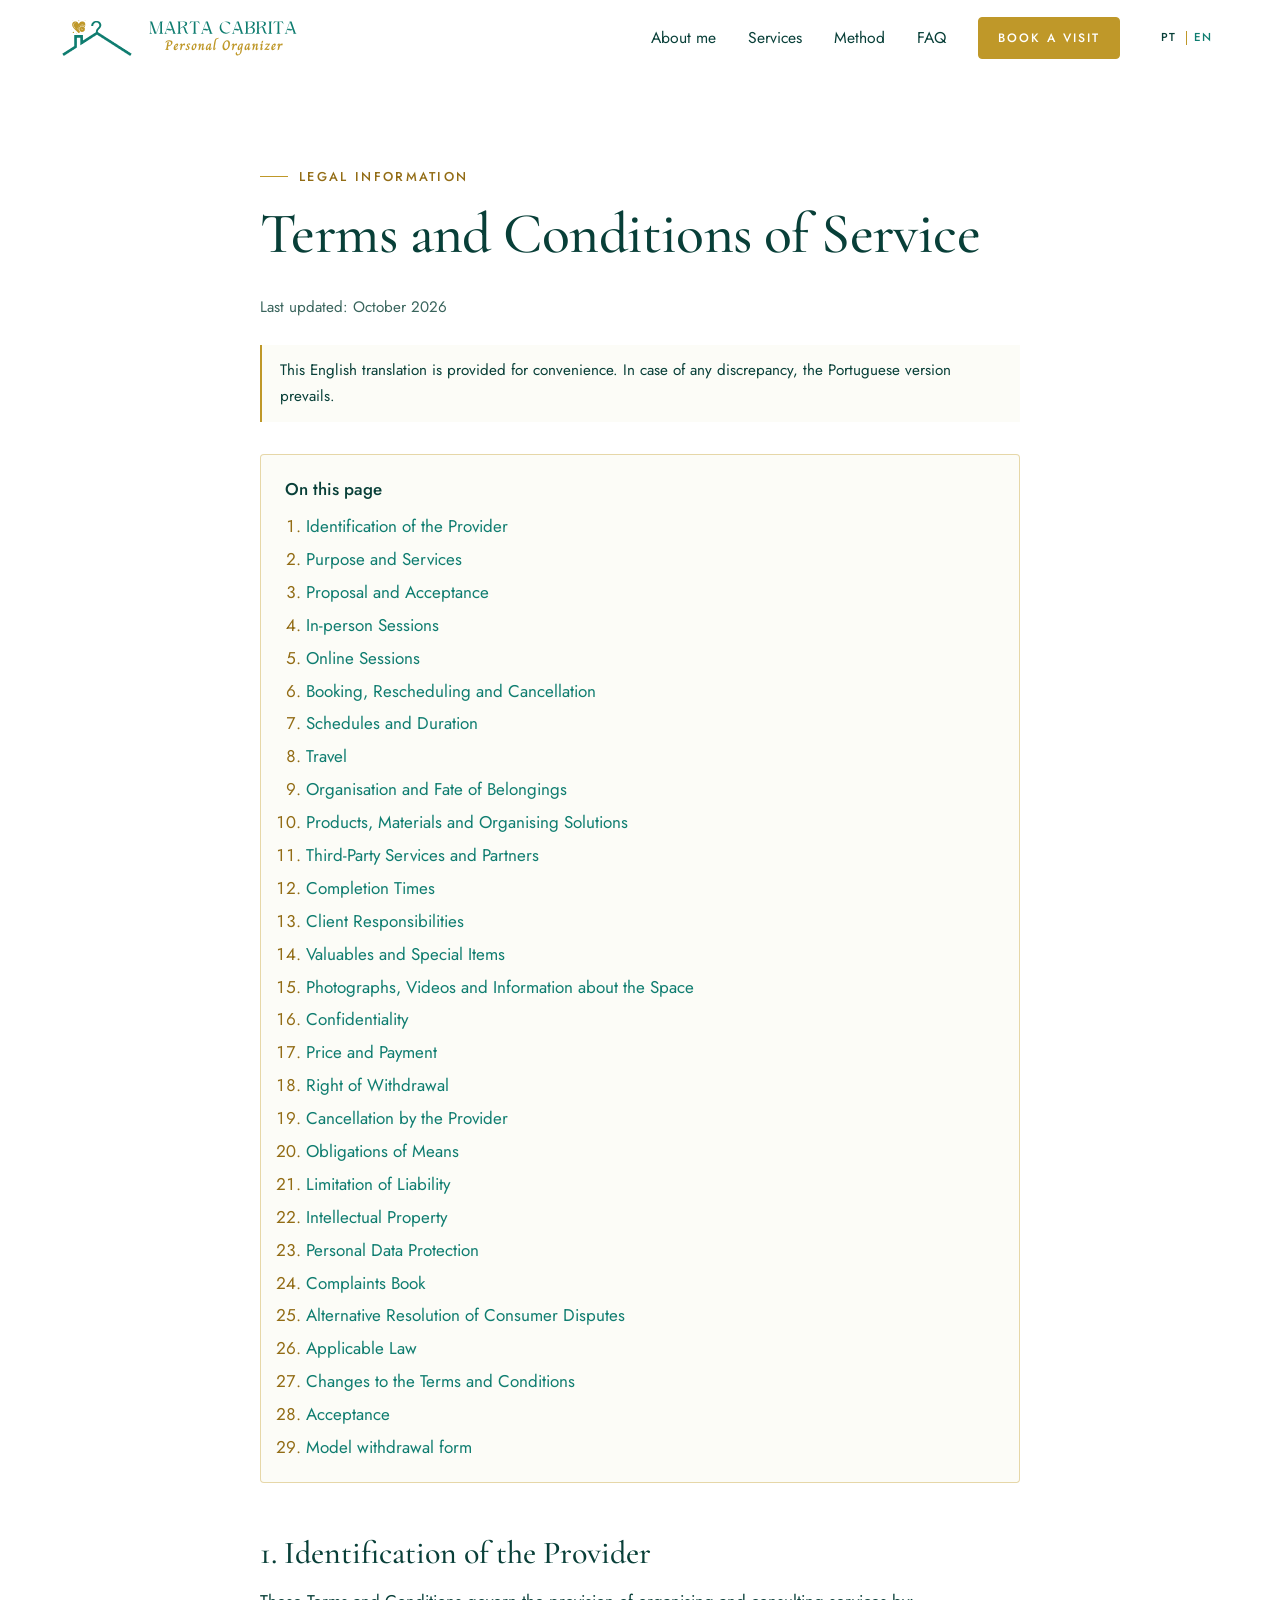
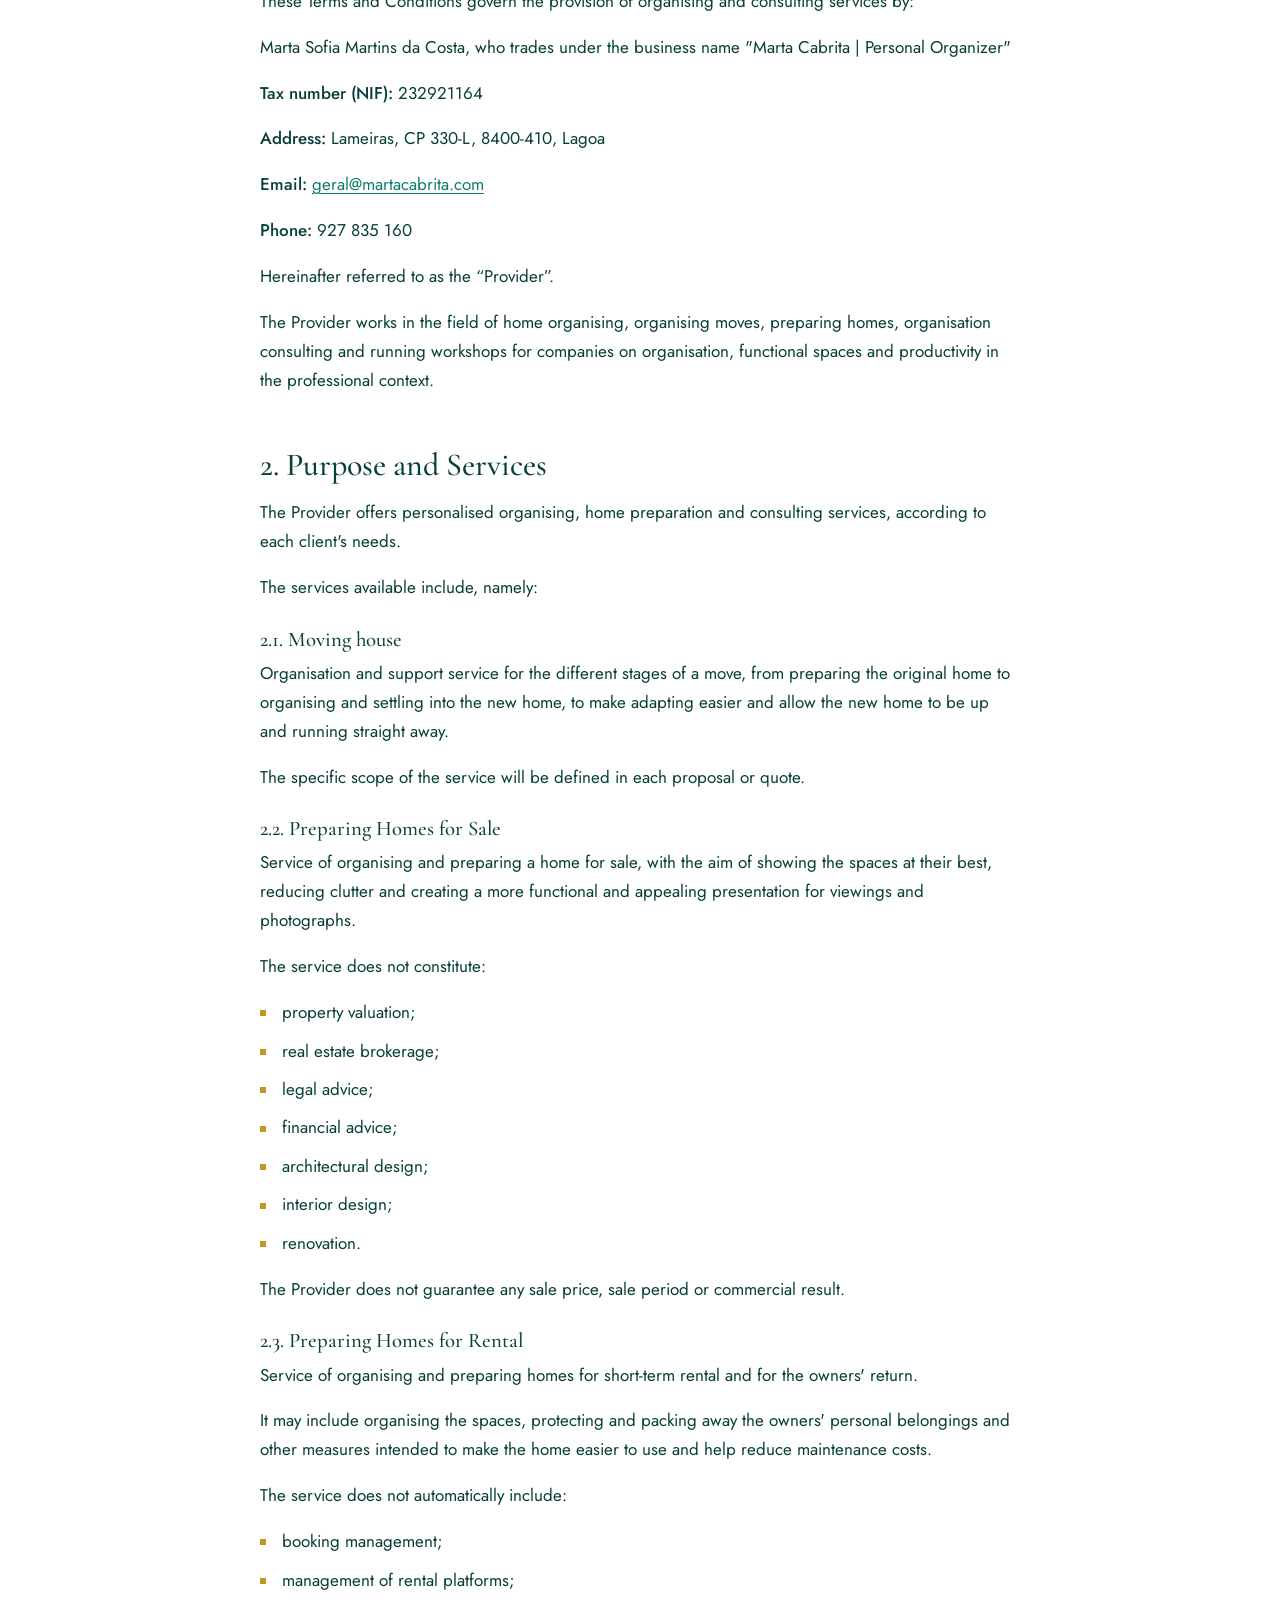
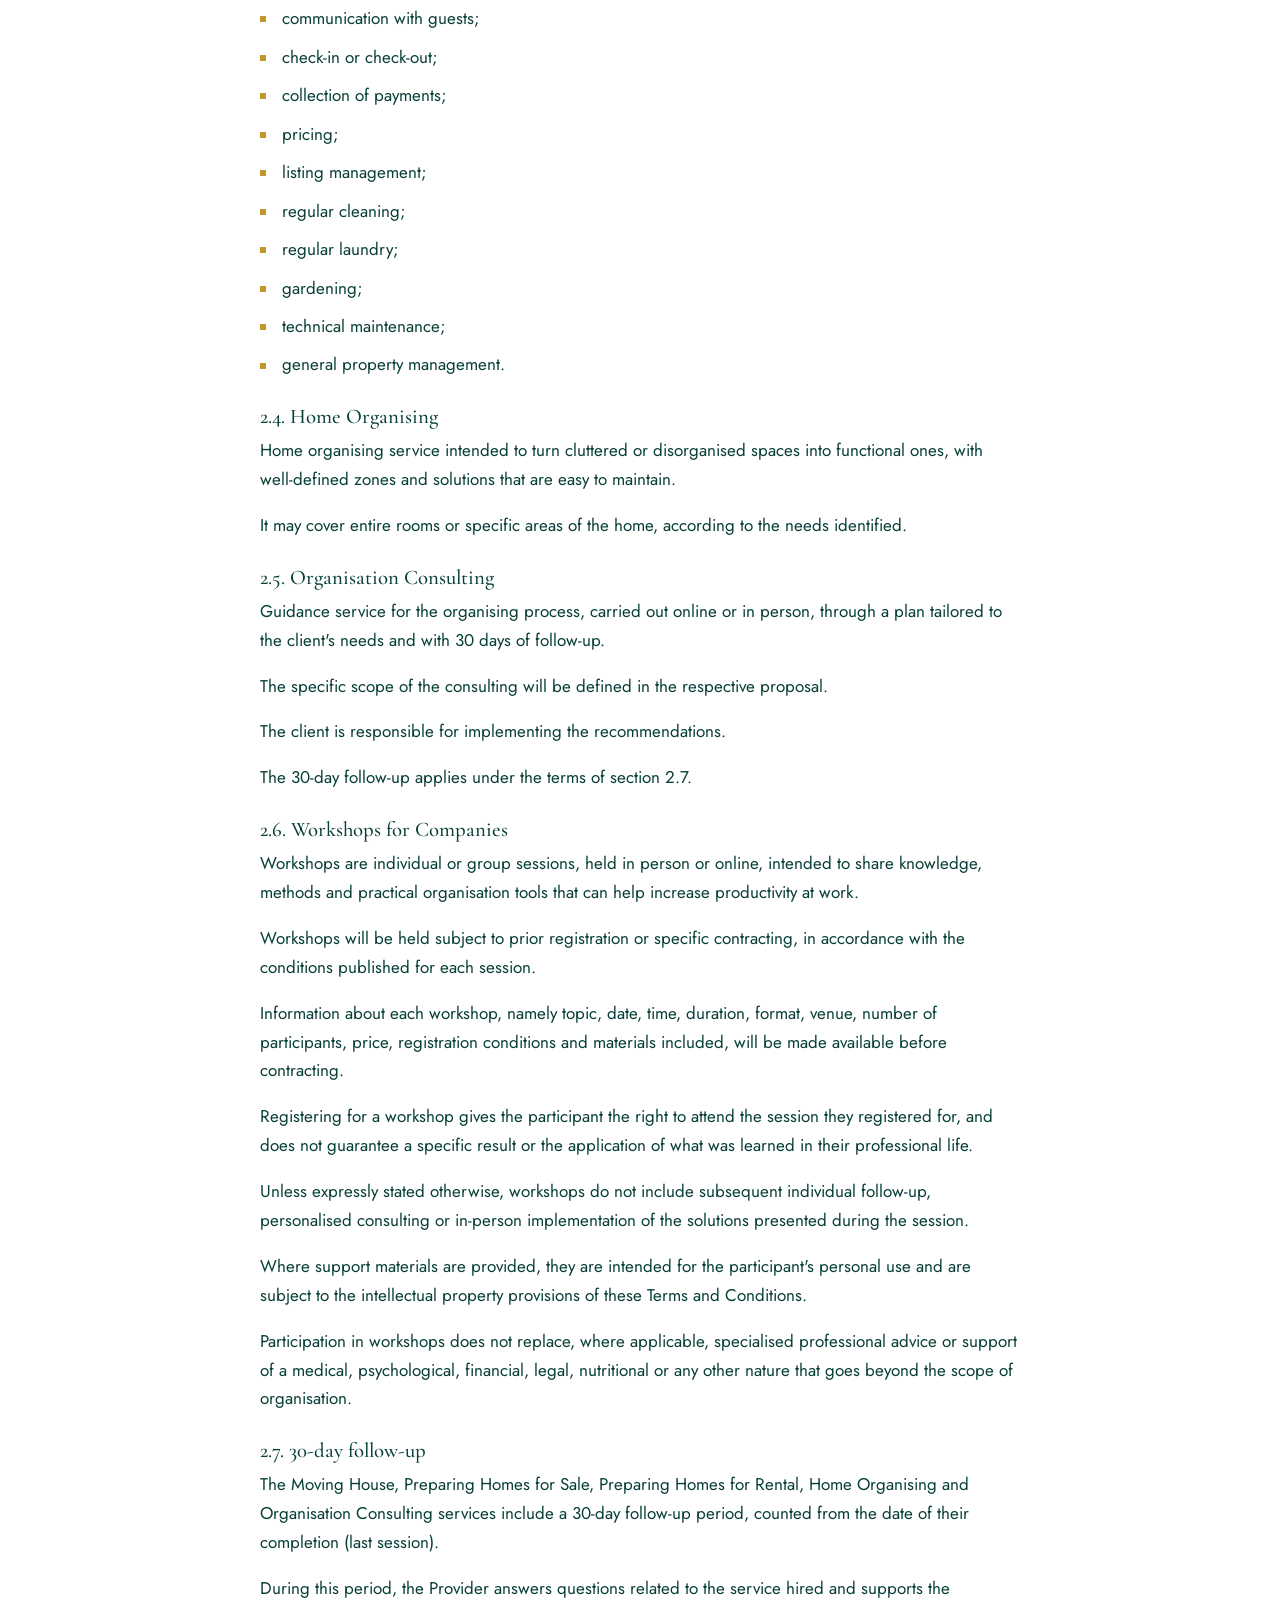
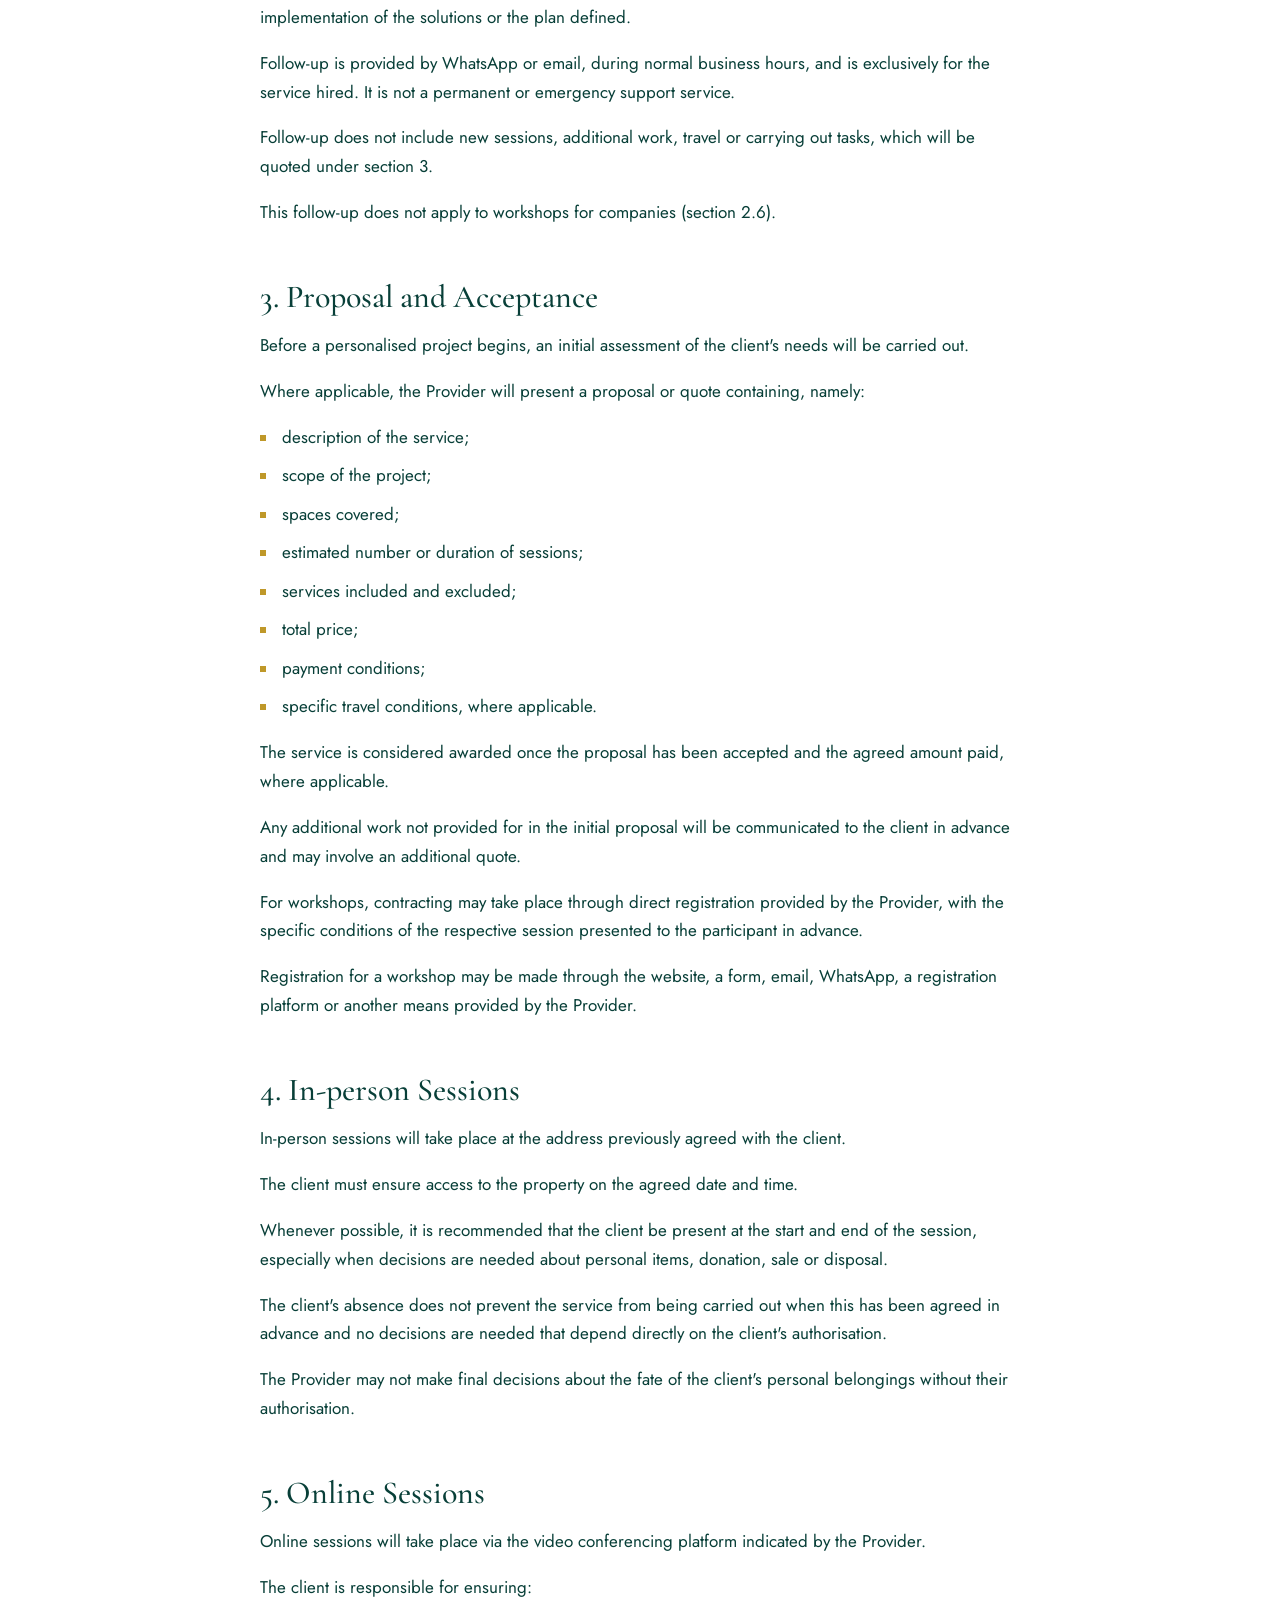
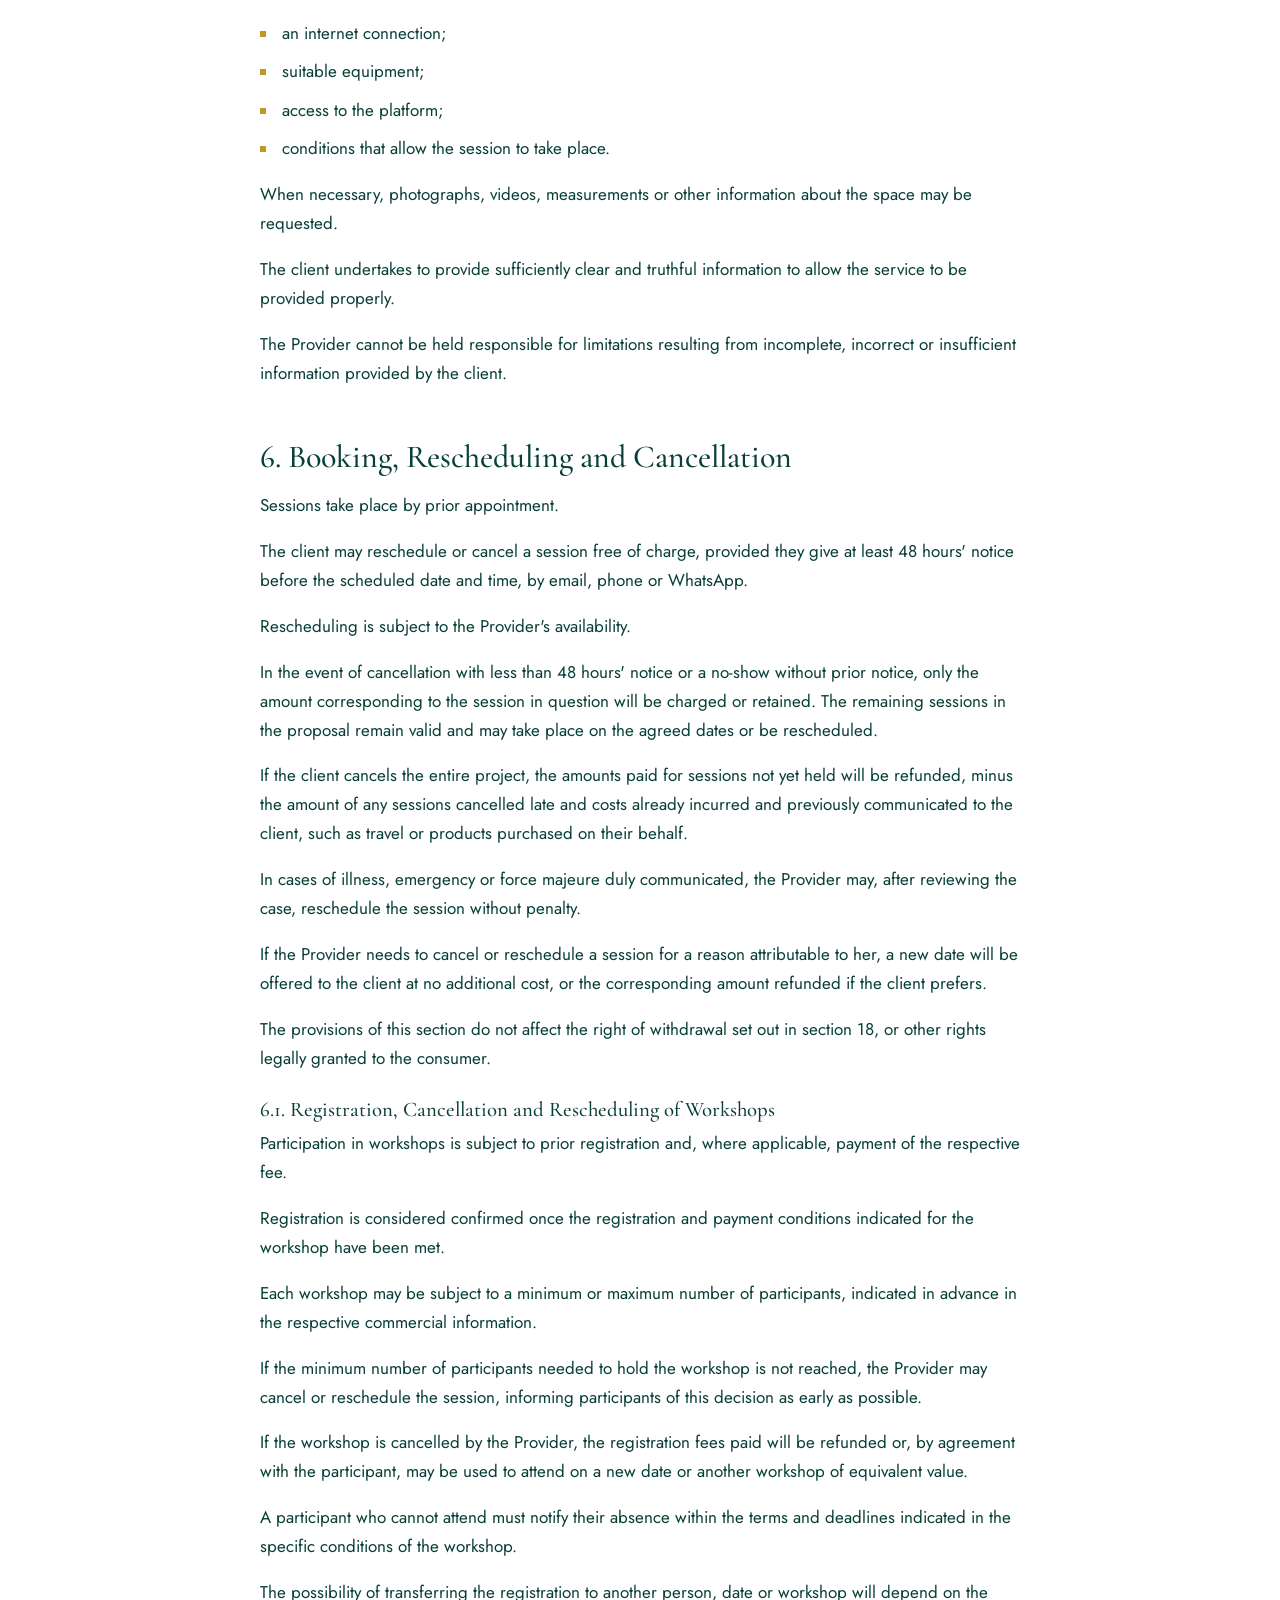
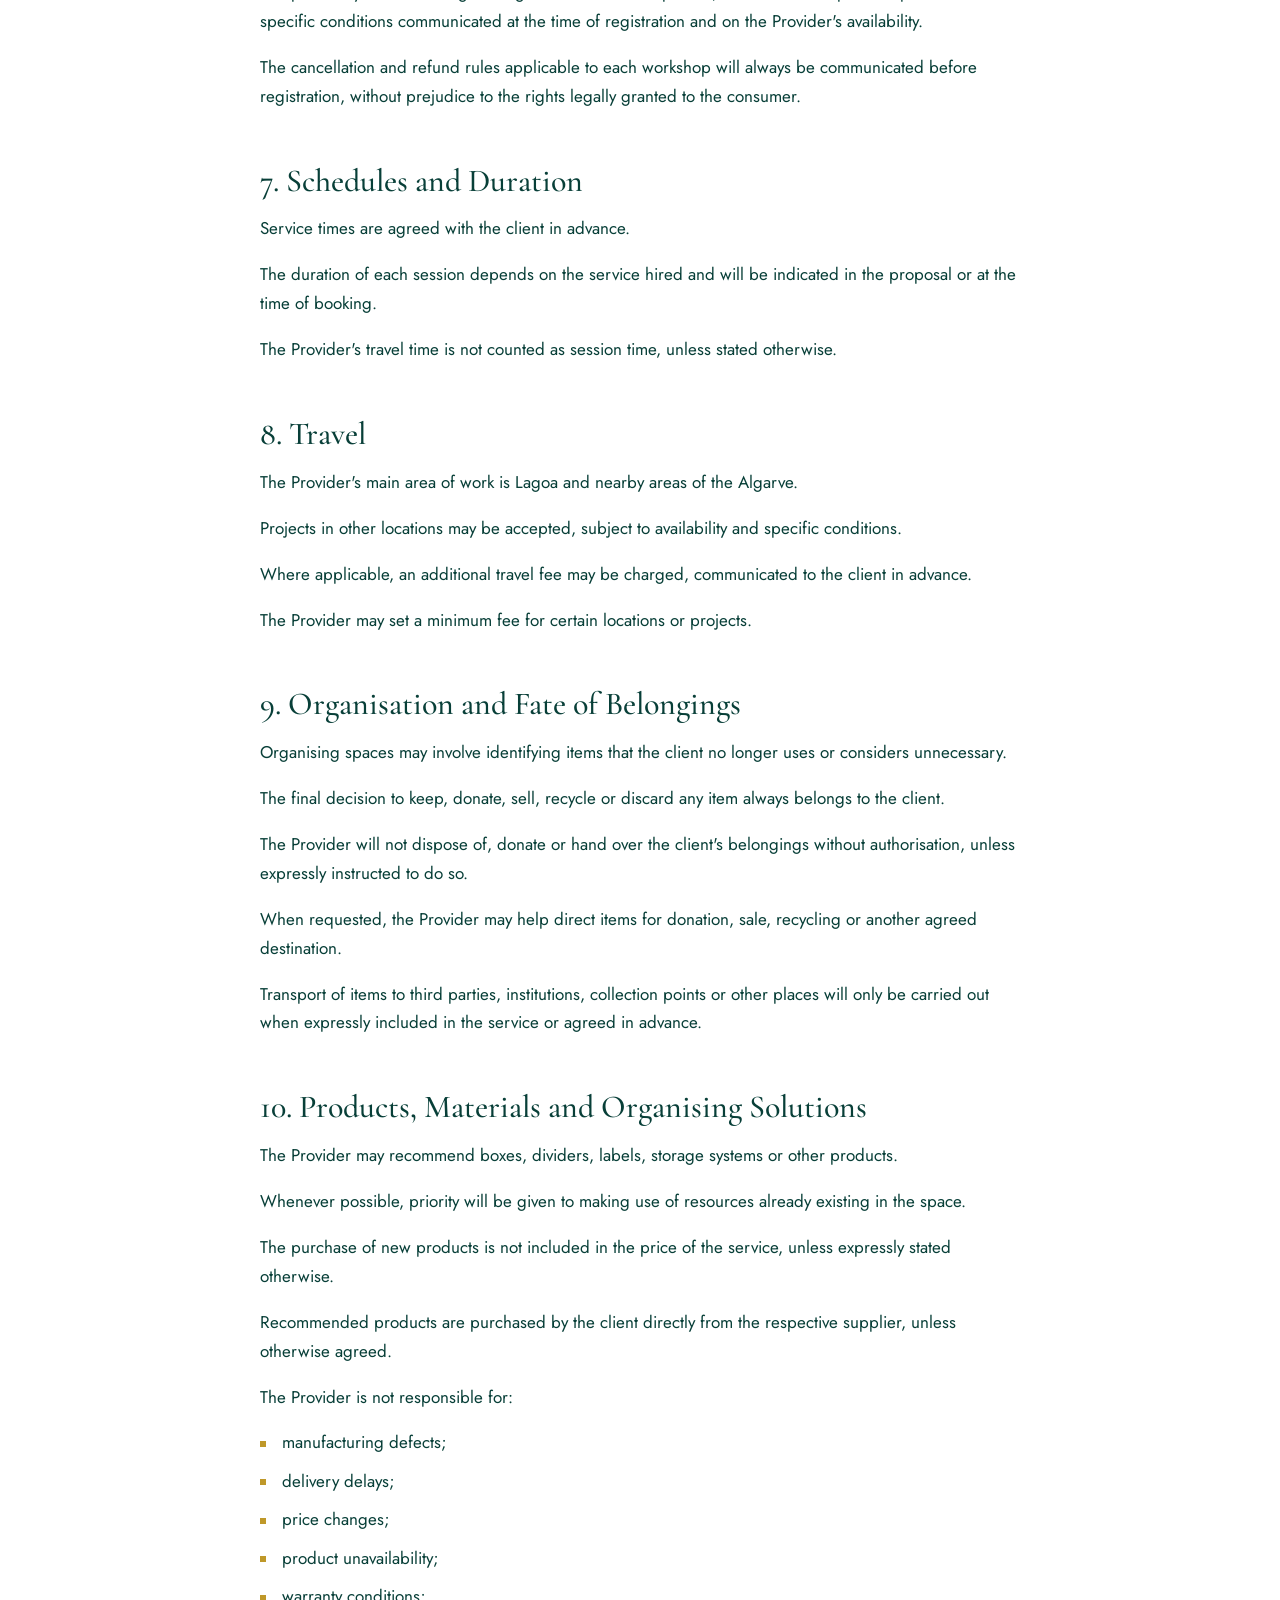
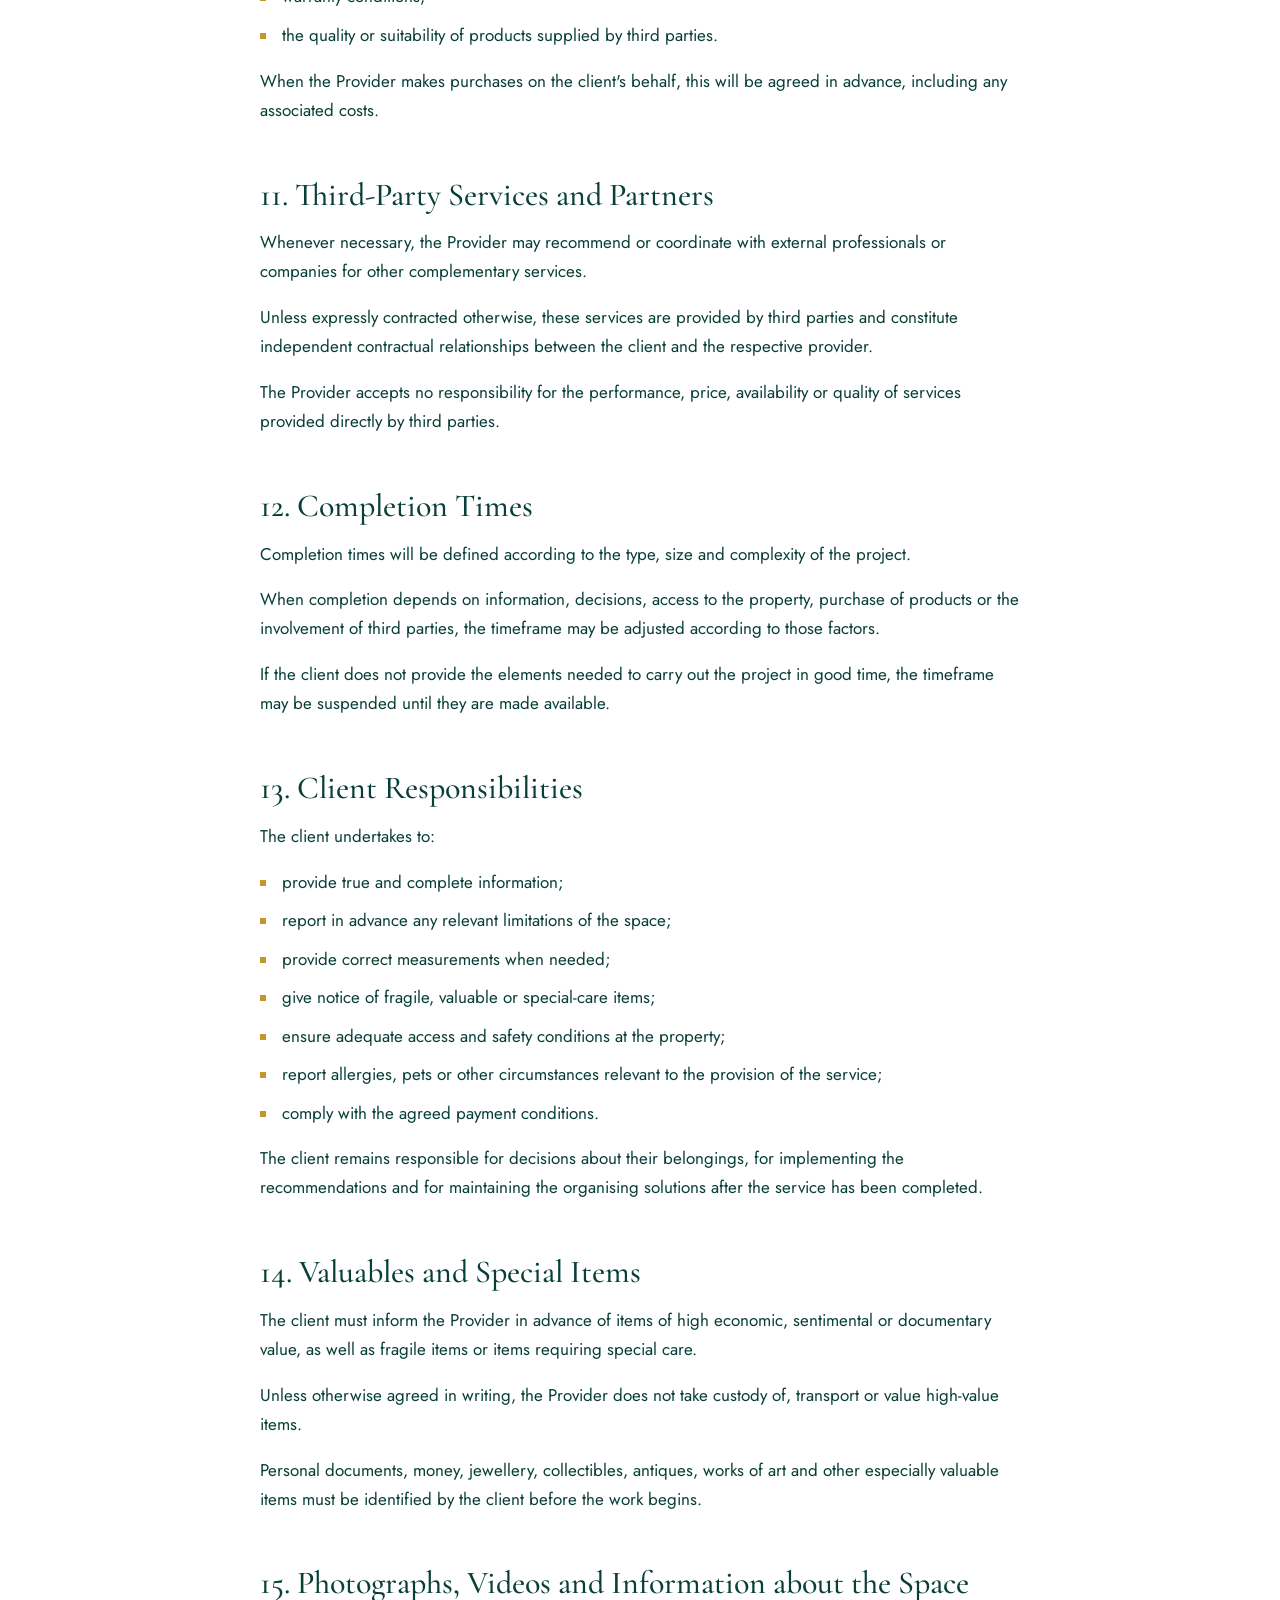
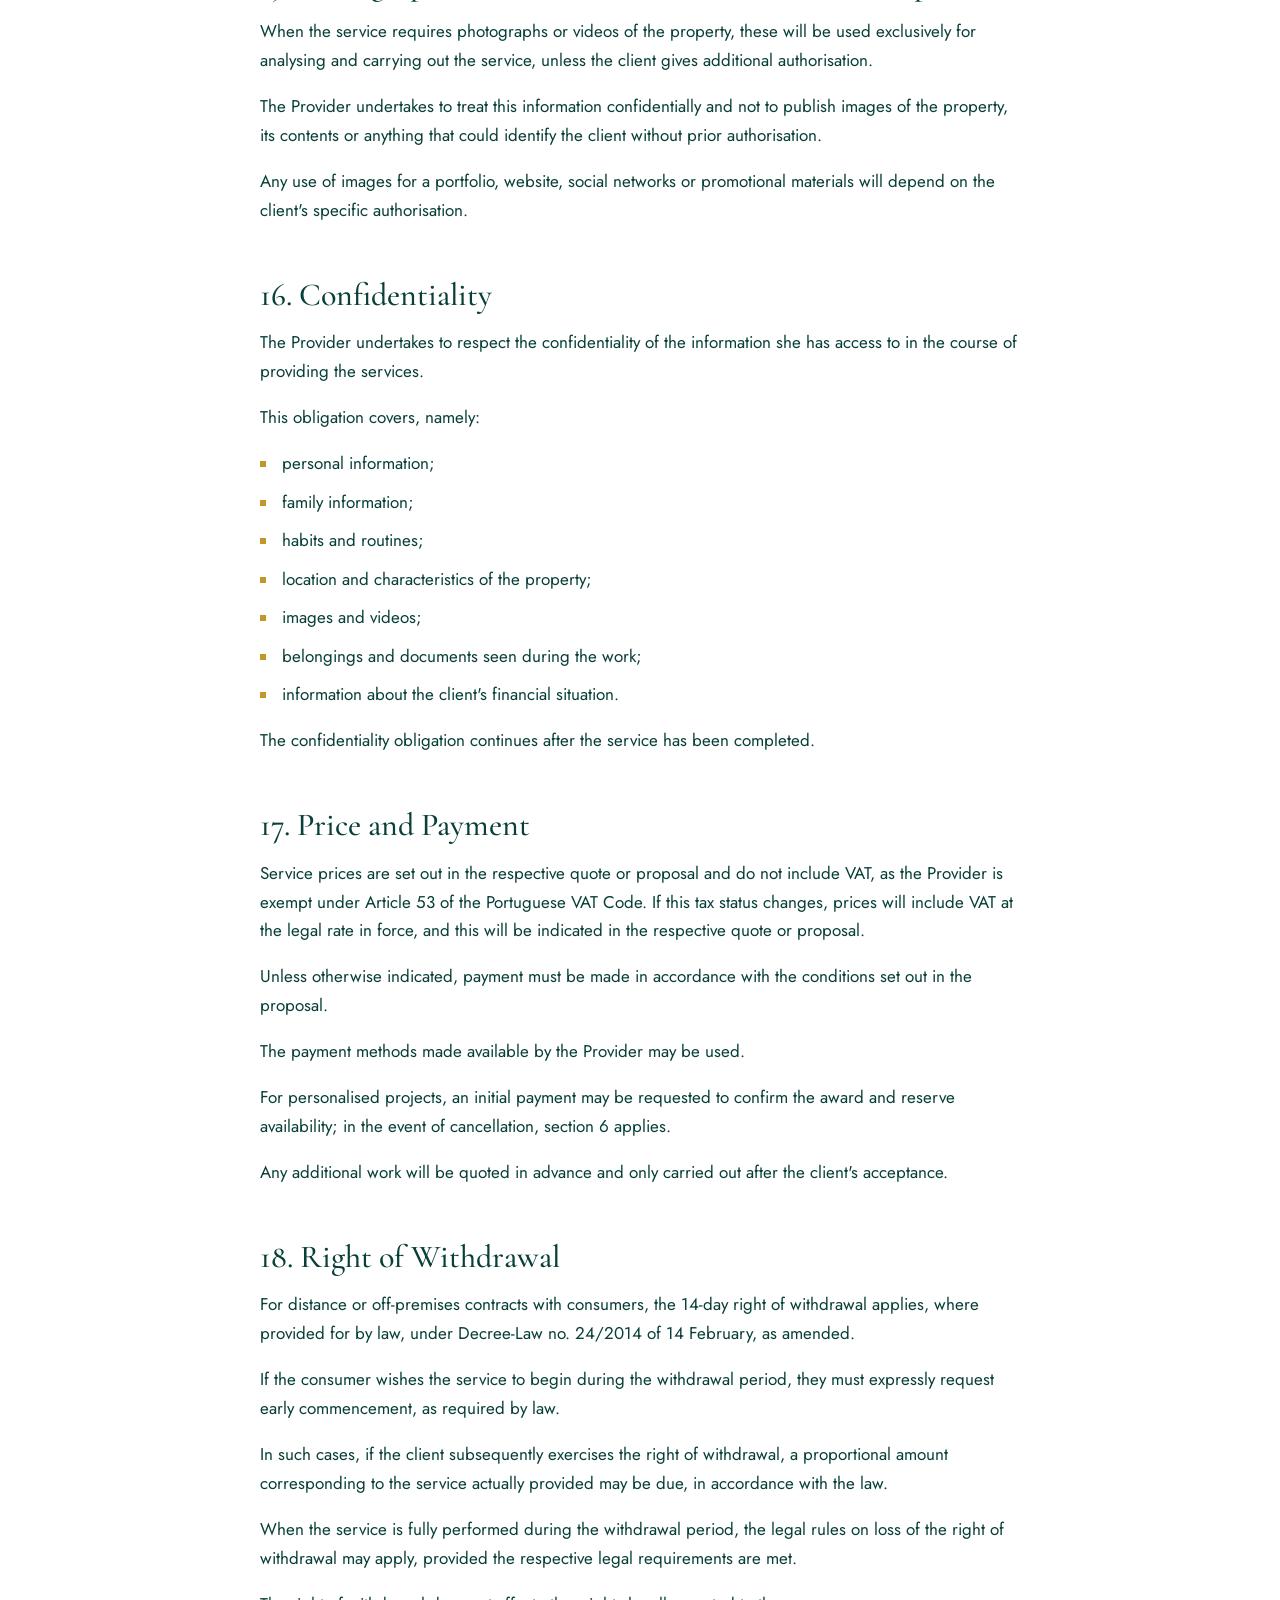
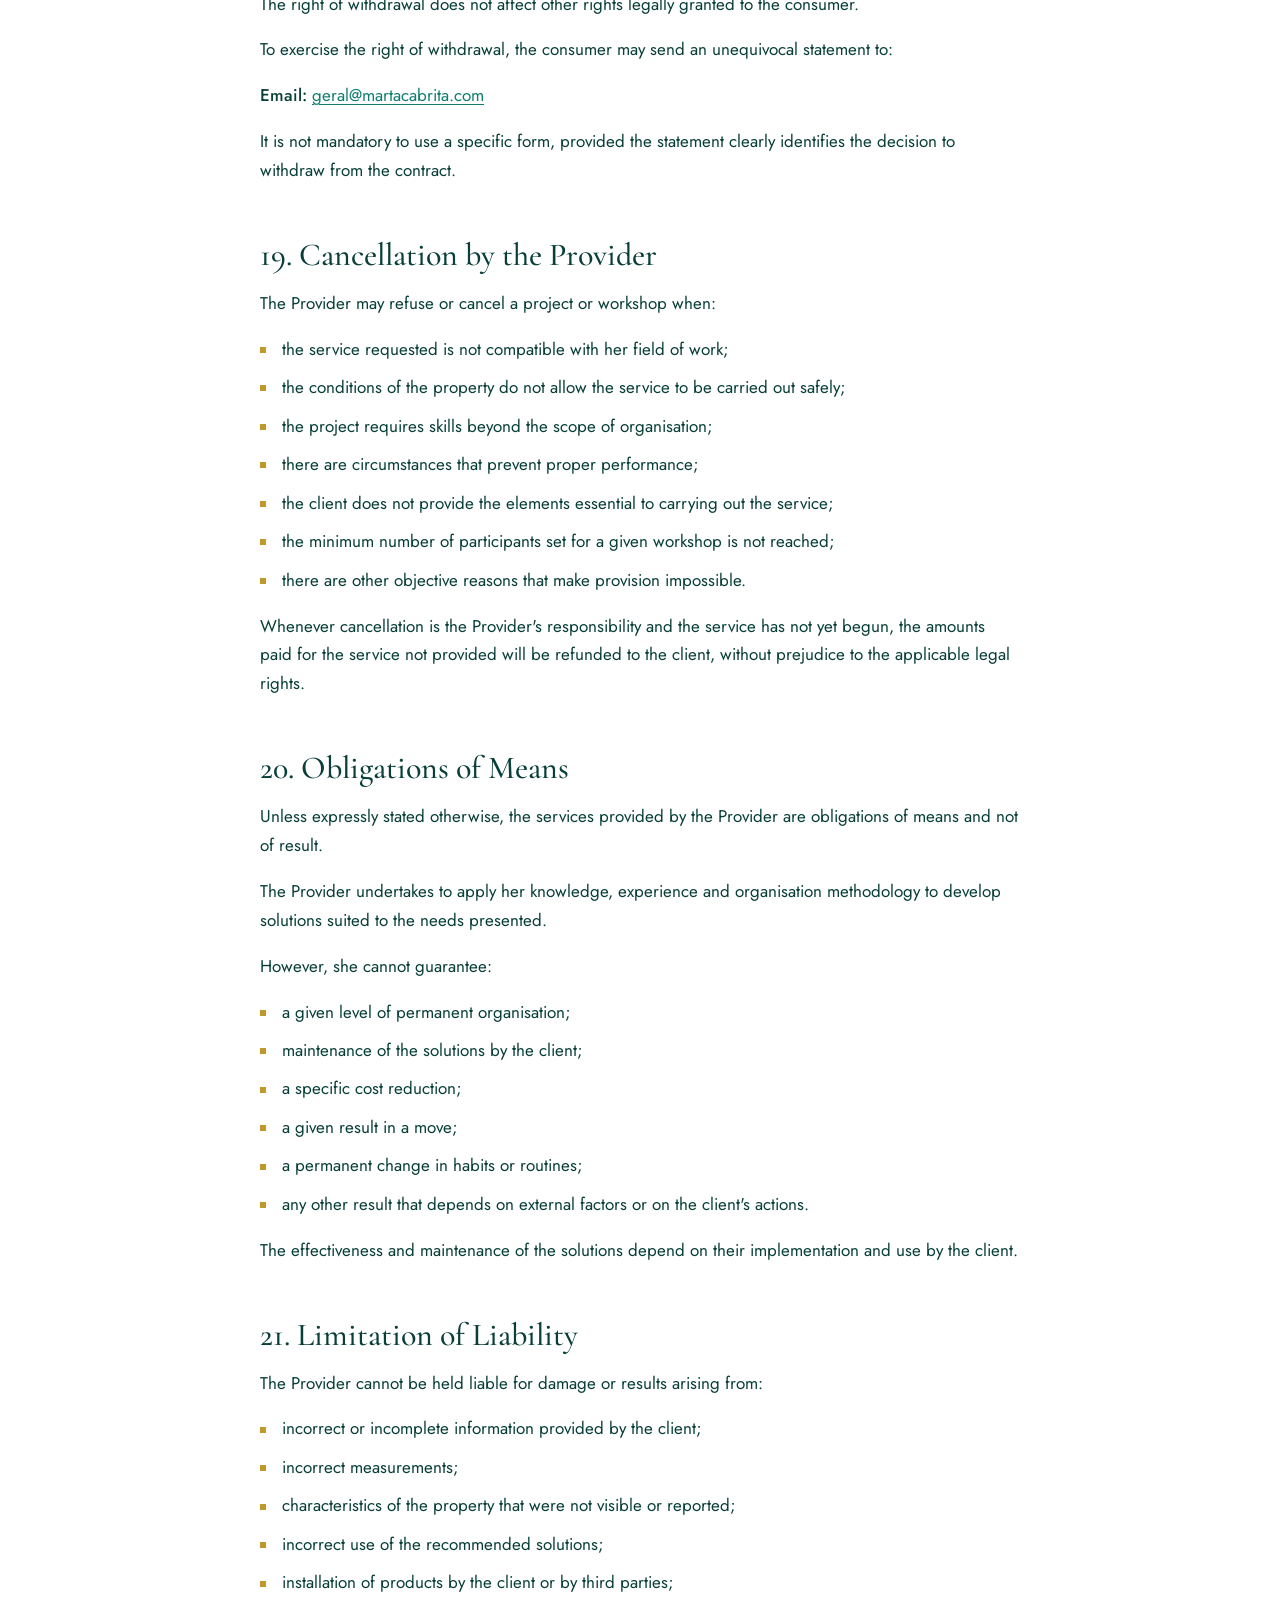
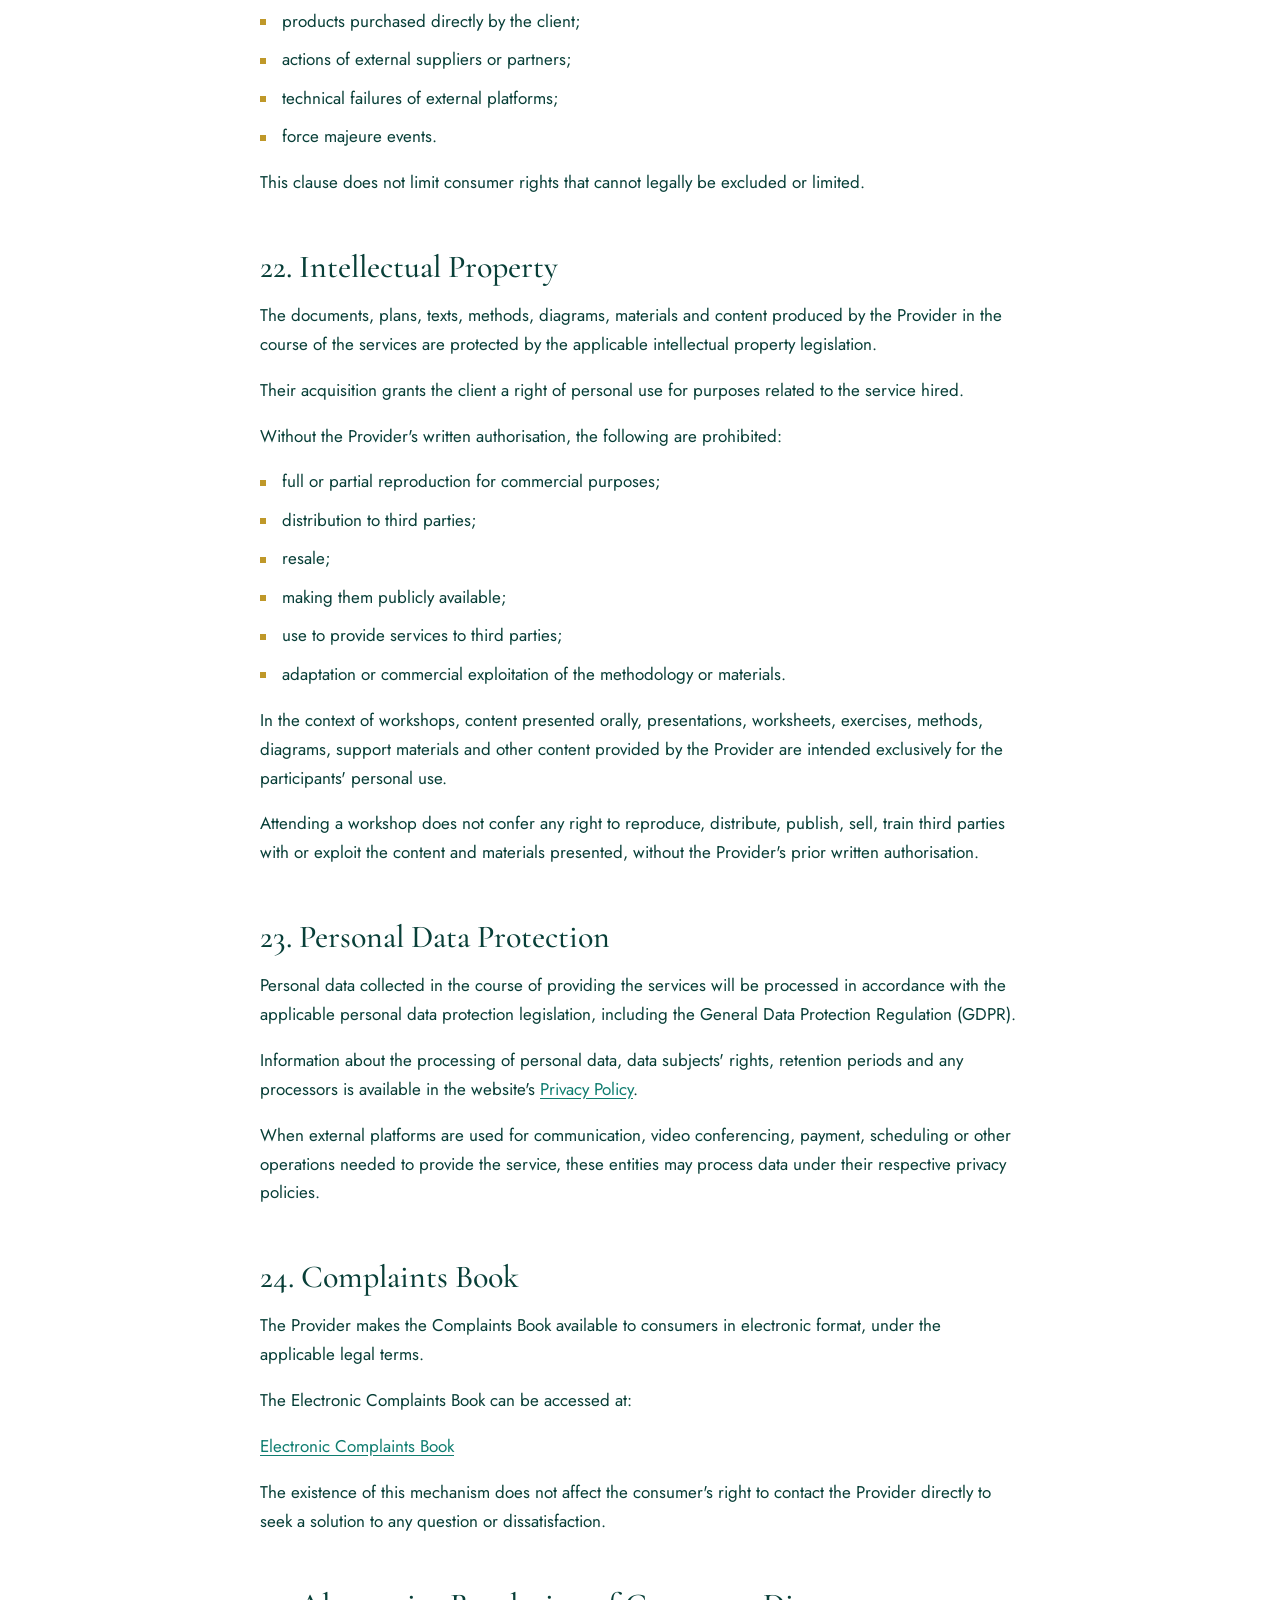
<file: termos-e-condicoes.html>
<!doctype html>
<html lang="pt-PT">
<head>
  <meta charset="utf-8">
  <meta name="viewport" content="width=device-width, initial-scale=1">
  <title>Termos e Condições da Prestação de Serviços · Marta Cabrita | Personal Organizer</title>
  <meta name="description" content="Termos e condições dos serviços de organização, preparação de casas, consultoria e workshops de Marta Cabrita | Personal Organizer.">
  <meta name="robots" content="index, follow">
  <meta name="theme-color" content="#0F7D70">
  <link rel="icon" href="[data-uri]" type="image/svg+xml"http://www.w3.org/2000/svg" viewBox="0 0 120 120"%3E%3Crect width="120" height="120" rx="22" fill="%230f7d70"/%3E%3Cg transform="translate(6 13) scale(.9)"%3E%3Cg fill="none" stroke="%23fff" stroke-width="8" stroke-linecap="round" stroke-linejoin="round"%3E%3Cpath d="M8 74 L26 60.3 V42 H36 V52.7 L60 34.5 L112 74"/%3E%3Cpath d="M60 34.5 V31 C60 28 67.5 27 67.5 20 A7.5 7.5 0 1 0 52.5 20"/%3E%3C/g%3E%3Cg transform="translate(0 -3.5)"%3E%3Cpath d="M31 39 C19 31.5 18 22 23.5 19 C27 17 30 18.8 31 21.8 C32 18.8 35 17 38.5 19 C44 22 43 31.5 31 39 Z" fill="%23e6c46a"/%3E%3C/g%3E%3C/g%3E%3C/svg%3E" type="image/svg+xml">
  <script>
  /* Idioma: escolhe PT, EN, ES ou FR conforme o equipamento do visitante (ou a escolha guardada) */
  (function () {
    var SUP = ['pt', 'en'], lang = null;
    try { var s = localStorage.getItem('mc-lang'); if (SUP.indexOf(s) > -1) lang = s; } catch (e) {}
    if (!lang) {
      var list = (navigator.languages && navigator.languages.length) ? navigator.languages : [navigator.language || 'pt'];
      for (var i = 0; i < list.length && !lang; i++) {
        var b = String(list[i]).toLowerCase().split('-')[0];
        if (SUP.indexOf(b) > -1) lang = b;
      }
    }
    window.__lang = lang || 'en';
    var h = document.documentElement;
    h.classList.add('js');
    if (window.__lang !== 'pt') {
      h.lang = window.__lang;
      h.classList.add('i18n-pending');
      setTimeout(function () { h.classList.remove('i18n-pending'); }, 1500);
    }
  })();
  </script>
  <style>
/* Tipos de letra incluídos no ficheiro (sem pedidos a terceiros) */
@font-face{font-family:"Cormorant Garamond";src:url([data-uri]) format("woff2");font-weight:500;font-style:normal;font-display:swap}
@font-face{font-family:"Cormorant Garamond";src:url([data-uri]) format("woff2");font-weight:500;font-style:italic;font-display:swap}
@font-face{font-family:"Jost";src:url([data-uri]) format("woff2");font-weight:400;font-style:normal;font-display:swap}
@font-face{font-family:"Jost";src:url([data-uri]) format("woff2");font-weight:500 700;font-style:normal;font-display:swap}
/* =========================================================
   Marta Cabrita · Personal Organizer
   Paleta: verde-água + dourado
   ========================================================= */

/* ---------- Tokens ---------- */
:root {
  --aqua-950: #083F38;   /* verde-escuro */
  --aqua-900: #083F38;   /* verde-escuro: títulos e texto */
  --aqua-700: #0F7D70;   /* verde principal: botões, ligações, destaques */
  --aqua-600: #2AA596;   /* verde intermédio: formas e ícones */
  --aqua-400: #2AA596;
  --aqua-200: rgb(42 165 150 / .3);   /* linhas e divisórias: verde intermédio suavizado */
  --aqua-100: #F2FCFB;   /* verde muito claro: fundos de secções e caixas */
  --aqua-50:  #FFFFFF;

  --gold:       #BF9829;  /* dourado principal: linhas, ícones, molduras */
  --gold-light: #DFC57B;  /* dourado intermédio: sobre verde-escuro */
  --gold-text:  #926C15;  /* dourado escuro: texto dourado em fundo claro */

  --ink:   #083F38;
  --muted: #39645C;
  --paper: #FFFFFF;       /* branco: fundo principal */
  --cream: #FCFCF7;       /* creme: caixas e destaques suaves */
  --white: #FFFFFF;
  --font-script: "Charm", "Cormorant Garamond", cursive;

  --font-serif: "Cormorant Garamond", "Iowan Old Style", Georgia, serif;
  --font-sans: "Jost", system-ui, -apple-system, "Segoe UI", Roboto, sans-serif;

  --radius: 4px;
  --radius-lg: 6px;
  --shadow: 0 1px 2px rgb(18 63 60 / .06), 0 8px 28px rgb(18 63 60 / .08);
  --container: 1160px;
  --header-h: 76px;
  --ease: cubic-bezier(.2, .7, .2, 1);
}

/* ---------- Base ---------- */
*, *::before, *::after { box-sizing: border-box; }
html {
  -webkit-text-size-adjust: 100%;
  scroll-behavior: smooth;
  scroll-padding-top: var(--header-h);
}
body {
  margin: 0;
  font-family: var(--font-sans);
  font-size: 1.0625rem;
  line-height: 1.7;
  color: var(--ink);
  background: var(--paper);
  text-rendering: optimizeLegibility;
  -webkit-font-smoothing: antialiased;
}
img, svg { display: block; max-width: 100%; }
a { color: var(--aqua-700); text-underline-offset: .2em; }
a:hover { color: var(--aqua-900); }
h1, h2, h3 {
  font-family: var(--font-serif);
  font-weight: 500;
  line-height: 1.12;
  color: var(--aqua-900);
  margin: 0 0 .5em;
  text-wrap: balance;
}
h1 { font-size: clamp(2.6rem, 6vw, 4.4rem); letter-spacing: -.01em; }
h2 { font-size: clamp(2.1rem, 4.4vw, 3.1rem); }
h3 { font-size: 1.55rem; }
h1 em, h2 em, .band-quote em { font-style: italic; color: var(--aqua-600); }
p { margin: 0 0 1em; }
ul, ol { margin: 0; padding: 0; list-style: none; }

:focus-visible {
  outline: 3px solid var(--gold);
  outline-offset: 3px;
  border-radius: var(--radius);
}

.container {
  width: min(100% - 2rem, var(--container));
  margin-inline: auto;
}
@media (min-width: 640px) { .container { width: min(100% - 3rem, var(--container)); } }

.visually-hidden {
  position: absolute !important; width: 1px; height: 1px; padding: 0; margin: -1px;
  overflow: hidden; clip: rect(0 0 0 0); white-space: nowrap; border: 0;
}
.skip-link {
  position: absolute; left: 1rem; top: -100px; z-index: 100;
  background: var(--aqua-900); color: var(--white);
  padding: .6rem 1rem; border-radius: var(--radius); text-decoration: none;
}
.skip-link:focus { top: 1rem; color: var(--white); }

.eyebrow {
  font-size: .8rem;
  font-weight: 500;
  letter-spacing: .18em;
  text-transform: uppercase;
  color: var(--gold-text);
  margin-bottom: .9rem;
  display: inline-flex; align-items: center; gap: .7rem;
}
.eyebrow::before {
  content: ""; width: 28px; height: 1px; background: var(--gold);
}

/* ---------- Botões ---------- */
.btn {
  --bg: var(--aqua-700);
  display: inline-flex; align-items: center; justify-content: center; gap: .5rem;
  min-height: 48px;
  padding: .8rem 1.6rem;
  border: 1px solid var(--bg);
  border-radius: var(--radius);
  background: var(--bg);
  color: var(--white);
  font: 500 .82rem/1.2 var(--font-sans);
  letter-spacing: .16em;
  text-transform: uppercase;
  text-decoration: none;
  cursor: pointer;
  transition: background-color .25s var(--ease), color .25s var(--ease), transform .25s var(--ease), box-shadow .25s var(--ease);
}
.btn:hover { --bg: var(--aqua-900); color: var(--white); transform: translateY(-1px); box-shadow: 0 8px 20px rgb(31 111 106 / .25); }
.btn-ghost { background: transparent; color: var(--aqua-900); border-color: var(--gold); }
.btn-ghost:hover { background: var(--aqua-100); color: var(--aqua-900); box-shadow: none; }
.btn-small { min-height: 42px; padding: .55rem 1.2rem; font-size: .76rem; }
.btn-block { width: 100%; }
.btn-whatsapp { --bg: var(--gold-text); margin-top: 1.5rem; }
.btn-whatsapp:hover { --bg: #6e5419; box-shadow: 0 8px 20px rgb(138 106 34 / .25); }

/* ---------- Cabeçalho ---------- */
.site-header {
  position: sticky; top: 0; z-index: 50;
  background: rgb(251 253 252 / .86);
  -webkit-backdrop-filter: saturate(160%) blur(12px);
  backdrop-filter: saturate(160%) blur(12px);
  border-bottom: 1px solid transparent;
  transition: border-color .3s, box-shadow .3s;
}
.site-header.is-scrolled { border-color: var(--gold-light); box-shadow: 0 6px 24px rgb(18 63 60 / .06); }
.header-inner { display: flex; align-items: center; justify-content: space-between; height: var(--header-h); }

.brand { display: flex; align-items: center; gap: .75rem; text-decoration: none; color: var(--aqua-700); }
.brand-mark { width: 30px; height: 36px; }
.brand-text {
  font-family: var(--font-serif); font-size: 1.45rem; line-height: 1; color: var(--aqua-900);
  display: flex; flex-direction: column;
}
.brand-text small {
  font-family: var(--font-sans); font-size: .64rem; letter-spacing: .24em; text-transform: uppercase;
  color: var(--gold-text); margin-top: .3rem;
}

.site-nav ul { display: flex; align-items: center; gap: 2rem; }
.site-nav a:not(.btn) {
  position: relative; text-decoration: none; color: var(--ink); font-size: .98rem; padding: .4rem 0;
}
.site-nav a:not(.btn)::after {
  content: ""; position: absolute; left: 0; right: 0; bottom: 0; height: 1px;
  background: var(--gold); transform: scaleX(0); transform-origin: left;
  transition: transform .3s var(--ease);
}
.site-nav a:not(.btn):hover::after,
.site-nav a[aria-current="true"]::after { transform: scaleX(1); }

.nav-toggle { display: none; }

@media (max-width: 860px) {
  .nav-toggle {
    display: grid; place-items: center;
    width: 48px; height: 48px; border: 0; border-radius: var(--radius);
    background: var(--aqua-100); cursor: pointer;
  }
  .nav-toggle-bar, .nav-toggle-bar::before, .nav-toggle-bar::after {
    display: block; width: 20px; height: 2px; background: var(--aqua-900); border-radius: var(--radius);
    transition: transform .3s var(--ease), background-color .2s;
  }
  .nav-toggle-bar { position: relative; }
  .nav-toggle-bar::before, .nav-toggle-bar::after { content: ""; position: absolute; left: 0; }
  .nav-toggle-bar::before { top: -6px; }
  .nav-toggle-bar::after { top: 6px; }
  .nav-toggle[aria-expanded="true"] .nav-toggle-bar { background: transparent; }
  .nav-toggle[aria-expanded="true"] .nav-toggle-bar::before { transform: translateY(6px) rotate(45deg); }
  .nav-toggle[aria-expanded="true"] .nav-toggle-bar::after { transform: translateY(-6px) rotate(-45deg); }

  .site-nav {
    position: absolute; left: 0; right: 0; top: 100%;
    background: var(--paper);
    border-bottom: 1px solid var(--aqua-100);
    box-shadow: 0 20px 30px rgb(18 63 60 / .08);
    visibility: hidden; opacity: 0; transform: translateY(-8px);
    transition: opacity .25s var(--ease), transform .25s var(--ease), visibility .25s;
  }
  .site-nav.is-open { visibility: visible; opacity: 1; transform: none; }
  .site-nav ul { flex-direction: column; align-items: stretch; gap: 0; padding: .5rem 1rem 1.25rem; }
  .site-nav a:not(.btn) { display: block; padding: .9rem .25rem; border-bottom: 1px solid var(--aqua-100); font-size: 1.05rem; }
  .site-nav a:not(.btn)::after { display: none; }
  .site-nav .btn { margin-top: 1rem; width: 100%; }
}

/* ---------- Hero ---------- */
.hero {
  position: relative;
  overflow: hidden;
  background:
    radial-gradient(60rem 30rem at 85% 10%, var(--aqua-100), transparent 70%),
    linear-gradient(180deg, var(--paper), var(--aqua-50));
  padding: clamp(2.5rem, 7vw, 6rem) 0 clamp(3rem, 8vw, 6.5rem);
}
.hero-inner { display: grid; gap: 3rem; align-items: center; }
@media (min-width: 900px) { .hero-inner { grid-template-columns: 1.15fr .85fr; } }

.lead { font-size: clamp(1.1rem, 1.6vw, 1.25rem); color: var(--muted); max-width: 36rem; }
.hero-actions { display: flex; flex-wrap: wrap; gap: .8rem; margin: 2rem 0 2.2rem; }
.hero-points { display: flex; flex-wrap: wrap; gap: .6rem 1.6rem; color: var(--muted); font-size: .95rem; }
.hero-points li { display: inline-flex; align-items: center; gap: .5rem; }
.hero-points li::before {
  content: ""; width: 7px; height: 7px; background: var(--gold);
}
.hero-art { margin: 0; justify-self: center; width: min(100%, 420px); }
@media (max-width: 899px) { .hero-art { width: min(80%, 300px); } }
.hero-art svg { width: 100%; height: auto; filter: drop-shadow(0 30px 40px rgb(18 63 60 / .12)); }

/* ---------- Secções ---------- */
.section { padding: clamp(4rem, 9vw, 7rem) 0; }
.section-head { max-width: 40rem; margin-bottom: clamp(2.5rem, 5vw, 3.5rem); }
.section-head p:last-child { color: var(--muted); }

/* Sobre */
.about-inner { display: grid; gap: clamp(2.5rem, 6vw, 5rem); align-items: center; }
@media (min-width: 860px) { .about-inner { grid-template-columns: .9fr 1.1fr; } }
.about-photo { position: relative; width: min(440px, 100% - 24px); justify-self: center; margin-right: 18px; }
.about-photo::before {
  content: ""; position: absolute; inset: 18px -18px -18px 18px;
  border: 1px solid var(--gold);
}
.about-photo img,
.photo-placeholder {
  position: relative; width: 100%; aspect-ratio: 4 / 5; object-fit: cover;
  border-radius: var(--radius);
}
.photo-placeholder {
  display: grid; place-items: center;
  background: linear-gradient(160deg, var(--aqua-200), var(--aqua-600));
}
.photo-placeholder span {
  font-family: var(--font-serif); font-style: italic; font-size: clamp(5rem, 12vw, 8rem);
  color: var(--white); opacity: .9; letter-spacing: -.04em;
}
.values { display: grid; gap: 1rem; margin-top: 2rem; }
.values li {
  display: grid; gap: .1rem; padding: 1rem 1.25rem;
  border-left: 2px solid var(--gold); background: var(--aqua-50); border-radius: var(--radius);
}
.values strong { font-family: var(--font-serif); font-weight: 500; font-size: 1.35rem; color: var(--aqua-900); }
.values span { color: var(--muted); font-size: .98rem; }

/* Serviços */
.services { background: var(--aqua-50); }
.cards { display: grid; gap: 1.25rem; grid-template-columns: repeat(auto-fill, minmax(min(100%, 300px), 1fr)); }
.card {
  position: relative;
  background: var(--white);
  border: 1px solid var(--aqua-100);
  border-radius: var(--radius);
  padding: 2rem 1.75rem;
  box-shadow: var(--shadow);
  transition: transform .35s var(--ease), box-shadow .35s var(--ease), border-color .35s;
}
.card::before { content: ""; position: absolute; left: -1px; right: -1px; top: -1px; height: 2px; background: var(--gold); border-radius: var(--radius) var(--radius) 0 0; transform: scaleX(0); transform-origin: left; transition: transform .4s var(--ease); }
.card:hover::before { transform: scaleX(1); }
.card:hover { transform: translateY(-4px); border-color: var(--gold-light); box-shadow: 0 16px 40px rgb(18 63 60 / .12); }
.card-icon {
  width: 52px; height: 52px; padding: 10px; margin-bottom: 1.25rem;
  border-radius: var(--radius); background: var(--aqua-100);
  fill: none; stroke: var(--aqua-700); stroke-width: 2; stroke-linecap: round; stroke-linejoin: round;
}
.card p { color: var(--muted); margin: 0; }

/* Método */
.steps { display: grid; gap: 1.5rem; counter-reset: step; }
@media (min-width: 700px) { .steps { grid-template-columns: repeat(2, 1fr); } }
@media (min-width: 1050px) { .steps { grid-template-columns: repeat(4, 1fr); } }
.step { position: relative; padding-top: 1.5rem; border-top: 1px solid var(--aqua-200); }
.step-num {
  display: block; font-family: var(--font-serif); font-style: italic; font-size: 3rem; line-height: 1;
  color: var(--gold); margin-bottom: .75rem;
}
.step p { color: var(--muted); margin: 0; }

/* Faixa citação */
.band {
  background:
    radial-gradient(40rem 20rem at 10% 0%, rgb(95 179 169 / .35), transparent 70%),
    var(--aqua-900);
  color: var(--white);
  padding: clamp(4rem, 9vw, 6.5rem) 0;
  text-align: center;
}
.band-quote {
  font-family: var(--font-serif); font-size: clamp(1.9rem, 4.2vw, 3rem); line-height: 1.25;
  margin: 0 auto; max-width: 48rem; color: var(--white); text-wrap: balance;
}
.band-quote em { color: var(--gold-light); }

/* FAQ */
.faq-inner { display: grid; gap: 2rem; }
@media (min-width: 900px) { .faq-inner { grid-template-columns: .8fr 1.2fr; gap: 4rem; align-items: start; } }
.accordion { border-top: 1px solid var(--aqua-200); }
.accordion details { border-bottom: 1px solid var(--aqua-200); }
.accordion summary {
  display: flex; justify-content: space-between; align-items: center; gap: 1rem;
  padding: 1.25rem 0; cursor: pointer; list-style: none;
  font-family: var(--font-serif); font-size: 1.35rem; color: var(--aqua-900);
}
.accordion summary::-webkit-details-marker { display: none; }
.accordion summary::after {
  content: ""; flex: none; width: 12px; height: 12px;
  border-right: 2px solid var(--gold); border-bottom: 2px solid var(--gold);
  transform: rotate(45deg) translateY(-4px); transition: transform .3s var(--ease);
}
.accordion details[open] summary::after { transform: rotate(-135deg) translateY(-2px); }
.accordion details p { color: var(--muted); padding: 0 2rem 1.25rem 0; margin: 0; }

/* Contacto */
.contact { background: linear-gradient(180deg, var(--paper), var(--aqua-100)); }
.contact-inner { display: grid; gap: 3rem; }
@media (min-width: 900px) { .contact-inner { grid-template-columns: 1fr 1fr; gap: 5rem; align-items: start; } }
.contact-list { display: grid; gap: .9rem; margin-top: 1.75rem; }
.contact-list li { display: flex; align-items: center; gap: .9rem; }
.contact-list svg {
  flex: none; width: 40px; height: 40px; padding: 9px; border-radius: var(--radius);
  background: var(--white); border: 1px solid var(--gold-light);
  fill: none; stroke: var(--aqua-700); stroke-width: 1.6; stroke-linecap: round; stroke-linejoin: round;
}
.contact-list a { color: var(--ink); text-decoration: none; overflow-wrap: anywhere; }
.contact-list a:hover { color: var(--aqua-700); text-decoration: underline; }

.contact-form {
  background: var(--white);
  border-radius: var(--radius);
  padding: clamp(1.5rem, 4vw, 2.5rem);
  box-shadow: var(--shadow);
  border-top: 3px solid var(--gold);
}
.field { margin-bottom: 1.2rem; }
.field label { display: block; font-weight: 500; font-size: .95rem; margin-bottom: .4rem; color: var(--aqua-900); }
.field input, .field select, .field textarea {
  width: 100%; min-height: 48px;
  padding: .75rem 1rem;
  font: inherit; font-size: 1rem; color: var(--ink);
  background: var(--aqua-50);
  border: 1px solid var(--aqua-200);
  border-radius: var(--radius);
  transition: border-color .2s, box-shadow .2s, background-color .2s;
}
.field textarea { resize: vertical; min-height: 130px; }
.field input:focus, .field select:focus, .field textarea:focus {
  outline: none; background: var(--white); border-color: var(--aqua-600);
  box-shadow: 0 0 0 4px rgb(47 138 130 / .15);
}
.field [aria-invalid="true"] { border-color: #b3261e; }
.field-error { color: #b3261e; font-size: .88rem; margin: .35rem 0 0; }
.form-note { font-size: .85rem; color: var(--muted); margin: 1rem 0 0; text-align: center; }

/* ---------- Rodapé ---------- */
.site-footer { background: var(--aqua-950); color: var(--aqua-200); padding: 3rem 0 2rem; }
.footer-inner { display: grid; gap: 1.5rem; justify-items: center; text-align: center; }
.footer-brand { font-family: var(--font-serif); font-size: 1.6rem; color: var(--white); margin: 0; display: flex; flex-direction: column; line-height: 1.1; }
.footer-brand small { font-family: var(--font-sans); font-size: .66rem; letter-spacing: .24em; text-transform: uppercase; color: var(--gold-light); margin-top: .4rem; }
.site-footer ul { display: flex; flex-wrap: wrap; justify-content: center; gap: .5rem 1.75rem; }
.site-footer a { color: var(--aqua-200); text-decoration: none; }
.site-footer a:hover { color: var(--gold-light); }
.copyright { font-size: .85rem; margin: 0; opacity: .8; }

/* 404 */
.notfound { min-height: 100vh; display: grid; place-items: center; text-align: center; }
.notfound .lead { margin-inline: auto; }

/* ---------- Animações de entrada ---------- */
.js .reveal { opacity: 0; transform: translateY(18px); transition: opacity .7s var(--ease), transform .7s var(--ease); }
.js .reveal.is-visible { opacity: 1; transform: none; }

@media (prefers-reduced-motion: reduce) {
  html { scroll-behavior: auto; }
  *, *::before, *::after { transition-duration: .01ms !important; animation-duration: .01ms !important; }
  .js .reveal { opacity: 1; transform: none; }
}

/* ---------- Impressão ---------- */
@media print {
  .site-header, .hero-art, .contact-form, .btn { display: none !important; }
  body { background: #fff; }
}

@media (max-width: 859px) { .about-photo { width: min(320px, 100% - 24px); } }
/* ---------- Página legal ---------- */
.legal { padding: clamp(3rem, 7vw, 5rem) 0 clamp(4rem, 8vw, 6rem); background: linear-gradient(180deg, var(--aqua-50), var(--paper) 30rem); }
.legal-inner { max-width: 760px; }
.legal h1 { font-size: clamp(2.4rem, 5.5vw, 3.6rem); }
.legal h2 { font-size: clamp(1.6rem, 3vw, 2rem); margin-top: 0; padding-top: .5rem; }
.legal section { margin-top: 2.75rem; }
.legal ul:not(.legal-card) { list-style: none; display: grid; gap: .6rem; margin: 0 0 1em; }
.legal ul:not(.legal-card) li { position: relative; padding-left: 1.4rem; }
.legal ul:not(.legal-card) li::before { content: ""; position: absolute; left: 0; top: .72em; width: 6px; height: 6px; background: var(--gold); }
.legal-updated { color: var(--muted); font-size: .95rem; }
.legal-intro { font-size: 1.15rem; color: var(--ink); margin-top: 2rem; }
.legal-card { display: grid; gap: .35rem; padding: 1.25rem 1.5rem; margin: 0 0 1em; background: var(--white); border: 1px solid var(--aqua-100); border-left: 3px solid var(--gold); border-radius: var(--radius); box-shadow: var(--shadow); }
.legal-card strong, .legal li strong { color: var(--aqua-900); font-weight: 500; }
.legal-note { background: var(--aqua-100); border-radius: var(--radius); padding: 1.1rem 1.4rem; margin: 1.5rem 0; }
.legal-note p { margin: 0; }
.legal mark { background: #F5EDCB; color: #926C15; padding: 0 .3em; border-radius: var(--radius); }
.toc { margin-top: 2rem; padding: 1.25rem 1.5rem; background: var(--white); border: 1px solid var(--aqua-100); border-radius: var(--radius); }
.toc-title { font-weight: 500; color: var(--aqua-900); margin-bottom: .5rem; }
.toc ol { list-style: decimal; padding-left: 1.3rem; display: grid; gap: .25rem; }
.toc ol li::marker { color: var(--gold-text); }
.toc a { text-decoration: none; }
.toc a:hover { text-decoration: underline; }
.table-wrap { overflow-x: auto; margin: 0 0 1em; border: 1px solid var(--aqua-100); border-radius: var(--radius); background: var(--white); }
.legal table { width: 100%; border-collapse: collapse; font-size: .97rem; min-width: 520px; }
.legal th, .legal td { text-align: left; vertical-align: top; padding: .85rem 1.1rem; border-bottom: 1px solid var(--aqua-100); }
.legal th { background: var(--aqua-50); color: var(--aqua-900); font-weight: 500; }
.legal tr:last-child td { border-bottom: 0; }
.legal-back { margin-top: 3rem; }
.copyright a { color: inherit; text-decoration: underline; }
@media (max-width: 480px) { .site-header .btn-small { padding: .5rem .9rem; font-size: .88rem; } .brand-text { font-size: 1.25rem; } }
/* ---------- Transição suave entre páginas ---------- */
@view-transition { navigation: auto; }
.site-header { view-transition-name: cabecalho; }
.site-footer { view-transition-name: rodape; }
::view-transition-old(root) { animation: sair .25s var(--ease) both; }
::view-transition-new(root) { animation: entrar .35s var(--ease) both; }
@keyframes sair { to { opacity: 0; transform: translateY(-6px); } }
@keyframes entrar { from { opacity: 0; transform: translateY(8px); } }
@media (prefers-reduced-motion: reduce) {
  ::view-transition-old(root), ::view-transition-new(root) { animation: none; }
}
/* Botão "Marcar visita" com a mesma cor da página principal */
.site-nav .btn, .site-nav .btn:hover { --bg: #0f7d70; }
/* ---------- Idiomas ---------- */
.i18n-pending body { visibility: hidden; }
.lang-switch { display: flex; gap: .15rem; }
.lang-switch button {
  min-width: 34px; min-height: 34px; padding: .2rem .35rem;
  font: 500 .72rem/1 var(--font-sans); letter-spacing: .12em;
  color: var(--muted); background: transparent;
  border: 1px solid transparent; border-radius: var(--radius); cursor: pointer;
  transition: color .2s, border-color .2s;
}
.lang-switch button:hover { color: var(--aqua-700); }
.lang-switch button[aria-pressed="true"] { color: var(--aqua-700); border-color: var(--gold); }
@media (max-width: 860px) {
  .site-nav .lang-item { order: 99; padding-top: 1rem; }
  .lang-switch { justify-content: center; gap: .5rem; }
  .lang-switch button { min-width: 48px; min-height: 44px; font-size: .8rem; }
}
/* ---------- Topo: benefícios (maqueta) ---------- */
.hero { background: var(--paper); padding: clamp(3.5rem, 8vw, 6.5rem) 0 clamp(3.5rem, 7vw, 5.5rem); border-bottom: 1px solid var(--aqua-100); overflow: visible; }
.hero-intro { text-align: center; max-width: 52rem; margin: 0 auto clamp(3rem, 6vw, 4.5rem); }
.hero-intro .eyebrow { color: var(--aqua-700); letter-spacing: .24em; }
.hero-intro .eyebrow::before { display: none; }
.hero-intro h1 { font-size: clamp(2.3rem, 4.8vw, 4rem); margin-bottom: 0; }
.hero-intro h1 em { display: inline-block; }
.hero-intro .lead { margin: 1.5rem auto 0; max-width: 40rem; }
.benefits { display: grid; grid-template-columns: repeat(4, minmax(0, 1fr)); gap: clamp(1.5rem, 3vw, 2.5rem); }
.benefit { display: flex; flex-direction: column; align-items: center; text-align: center; }
.benefit img { width: 100%; max-width: 270px; height: auto; mix-blend-mode: multiply; margin-bottom: 1.4rem; }
.benefit-label { font-size: .76rem; font-weight: 500; letter-spacing: .22em; text-transform: uppercase; color: var(--aqua-700); margin: 0 0 .7rem; }
.benefit-title { font-style: italic; font-size: clamp(1.45rem, 2vw, 1.85rem); line-height: 1.18; margin: 0 0 .9rem; text-wrap: balance; }
.benefit-text { color: var(--muted); font-size: .98rem; line-height: 1.7; max-width: 19rem; margin: 0 0 1.6rem; }
.benefit::after { content: ""; width: 48px; height: 1px; background: var(--gold); margin-top: auto; }
@media (max-width: 1000px) { .benefits { grid-template-columns: repeat(2, minmax(0, 1fr)); row-gap: 3rem; } }
@media (max-width: 560px) {
  .benefits { grid-template-columns: 1fr; row-gap: 2.75rem; }
  .benefit img { max-width: 240px; }
}

/* ---------- Cabeçalho (maqueta) ---------- */
.site-nav a[aria-current="true"] { color: var(--aqua-700); }
.lang-switch { gap: 0; }
.lang-switch button, .lang-switch button[aria-pressed="true"] { border: 0; color: var(--ink); position: relative; }
.lang-switch button[aria-pressed="true"] { color: var(--aqua-700); font-weight: 600; }
.lang-switch button + button::before {
  content: ""; position: absolute; left: 0; top: 50%; width: 1px; height: 14px;
  background: var(--gold); transform: translateY(-50%);
}
/* ---------- Logótipo ---------- */
.brand { gap: .8rem; }
.brand-mark { width: 60px; height: 39px; flex: none; }
.brand-text { font-family: var(--font-serif); font-size: 1.28rem; line-height: 1; letter-spacing: .12em; text-transform: uppercase; color: var(--aqua-700); }
.brand-text small { font-family: var(--font-serif); font-style: italic; font-size: 1.02rem; letter-spacing: .02em; text-transform: none; color: var(--gold); margin-top: .28rem; }
.footer-mark { display: block; width: 76px; height: 49px; margin: 0 auto -.6rem; }
.footer-brand { letter-spacing: .12em; text-transform: uppercase; font-size: 1.45rem; }
.footer-brand small { font-family: var(--font-serif); font-style: italic; font-size: 1.1rem; letter-spacing: .02em; text-transform: none; }
@media (max-width: 480px) { .brand-mark { width: 44px; height: 29px; } .brand-text { font-size: 1.08rem; letter-spacing: .1em; } .brand-text small { font-size: .92rem; } }
/* ================= Identidade visual Marta Cabrita ================= */
@font-face{font-family:"Charm";src:url([data-uri]) format("woff2");font-weight:400;font-style:normal;font-display:swap}
.logo-sprite { position: absolute; width: 0; height: 0; overflow: hidden; }
h1, h2, h3 { color: var(--aqua-900); }
h1 em, h2 em, .hero-intro h1 em { color: var(--aqua-700); }
.eyebrow { color: var(--gold-text); }
.hero-intro .eyebrow, .benefit-label { color: var(--aqua-700); }
.btn:hover { --bg: var(--aqua-900); }
.btn-ghost { color: var(--aqua-900); border-color: var(--gold); }
.btn-ghost:hover { background: var(--aqua-100); color: var(--aqua-900); }
.btn-whatsapp { --bg: var(--gold-text); }
.btn-whatsapp:hover { --bg: var(--aqua-900); }
.site-header { background: rgb(255 255 255 / .94); }
.site-header.is-scrolled { border-color: var(--aqua-100); }
.services { background: var(--aqua-100); }
.card { border-color: var(--white); }
.card-icon { background: var(--aqua-100); stroke: var(--aqua-700); }
.values li { background: var(--cream); }
.toc, .legal-card { background: var(--cream); }
.band { background: radial-gradient(40rem 20rem at 10% 0%, rgb(42 165 150 / .28), transparent 70%), var(--aqua-900); }
.band-quote { font-family: var(--font-script); font-size: clamp(1.9rem, 4vw, 2.9rem); line-height: 1.35; }
.band-quote em { font-style: normal; color: var(--gold-light); }
.contact { background: linear-gradient(180deg, var(--paper), var(--aqua-100)); }
.field input, .field select, .field textarea { background: var(--white); border-color: var(--aqua-200); }
.field input:focus, .field select:focus, .field textarea:focus { border-color: var(--aqua-700); box-shadow: 0 0 0 4px rgb(15 125 112 / .14); }
.site-footer { background: var(--aqua-900); color: var(--aqua-100); }
.site-footer a { color: var(--aqua-100); }
.site-footer a:hover { color: var(--gold-light); }
.step-num { color: var(--gold); }
:focus-visible { outline-color: var(--gold); }
/* Logótipo oficial */
.brand { gap: .7rem; align-items: center; }
.brand-symbol { width: 74px; height: 40px; flex: none; }
.brand-wordmark { width: 156px; height: 43px; flex: none; }
.footer-logo { display: grid; justify-items: center; gap: .55rem; --logo-green: #FFFFFF; --logo-gold: #DFC57B; }
.footer-symbol { width: 118px; height: 64px; }
.footer-wordmark { width: 190px; height: 52px; }
@media (max-width: 480px) { .brand-symbol { width: 58px; height: 32px; } .brand-wordmark { width: 104px; height: 29px; } }
/* ================= Alterações outubro 2026 ================= */
/* Serviços: ícones dourados */
.card-icon { background: var(--cream); stroke: var(--gold); stroke-width: 1.8; }
.card:hover { border-color: var(--gold-light); }
/* Sobre mim */
.about-copy p { margin-bottom: .9em; }
.about-highlight { font-family: var(--font-serif); font-style: italic; font-size: 1.4rem; line-height: 1.4; color: var(--aqua-700); margin: 1.4rem 0 0; padding-left: 1.1rem; border-left: 2px solid var(--gold); }
/* Perguntas frequentes com + */
.accordion summary::after {
  content: "+"; width: auto; height: auto; border: 0; transform: none;
  font: 300 1.75rem/1 var(--font-sans); color: var(--gold); transition: transform .3s var(--ease);
}
.accordion details summary::after, .accordion details[open] summary::after { transform: none !important; }
.accordion details:not([open]) > summary::after { content: "+"; }
.accordion details[open] > summary::after { content: "−"; }
.faq-more { border-bottom: 0 !important; margin-top: 2rem; }
.faq-more > summary {
  justify-content: center; gap: .6rem; width: max-content; margin: 0 auto; padding: .8rem 1.5rem;
  border: 1px solid var(--gold); border-radius: var(--radius);
  font: 500 .82rem/1.2 var(--font-sans); letter-spacing: .14em; text-transform: uppercase; color: var(--aqua-900);
}
.faq-more > summary:hover { background: var(--cream); }
.faq-more > summary::after { font-size: 1.3rem; }
.faq-groups { padding-top: 1rem; text-align: left; }
.faq-group-title {
  font: 500 .78rem/1.4 var(--font-sans); letter-spacing: .18em; text-transform: uppercase; color: var(--gold-text);
  margin: 2.2rem 0 .3rem; padding-bottom: .6rem; border-bottom: 1px solid var(--gold-light);
}
/* Rodapé com informação legal */
.footer-legal ul { gap: .4rem 1.4rem; font-size: .9rem; }
.footer-legal a { opacity: .9; }
.site-footer nav + nav { margin-top: -.6rem; }
/* Páginas legais */
.legal h3 { font-size: 1.3rem; margin: 1.6rem 0 .5rem; }
.legal section > ul { margin-bottom: 1em; }
.legal-lang-note { display: none; background: var(--cream); border-left: 2px solid var(--gold); padding: .8rem 1.1rem; margin: 1.5rem 0 0; font-size: .95rem; }
html[lang="en"] .legal-lang-note { display: block; }
.legal-form { background: var(--cream); border: 1px solid var(--gold-light); border-radius: var(--radius); padding: 1.3rem 1.5rem; margin: 1rem 0; }
.legal-form p { margin: 0 0 .5rem; }
.legal-identity { background: var(--cream); border-left: 3px solid var(--gold); border-radius: 0 var(--radius) var(--radius) 0; padding: 1.1rem 1.4rem; margin: 0 0 1em; }
.legal-identity p { margin: 0 0 .25rem; }
/* Paleta atualizada (verde muito claro #F2FCFB, creme #FCFCF7): linhas e divisórias num tom suave do verde intermédio */
.site-header.is-scrolled, .hero { border-color: var(--aqua-200); }
.toc, .table-wrap, .legal th, .legal td { border-color: var(--aqua-200); }
.card { border-color: var(--aqua-200); }
/* Linhas separadoras subtis em dourado fino (as do método mantêm-se) */
:root { --line-gold: rgb(191 152 41 / .38); }
.site-header { border-bottom-width: 1px; }
.site-header.is-scrolled { border-color: var(--line-gold); box-shadow: 0 4px 18px rgb(8 63 56 / .04); }
.hero { border-bottom: 1px solid var(--line-gold); }
.accordion, .accordion details { border-color: var(--line-gold); }
.faq-group-title { border-bottom-color: var(--line-gold); }
.toc, .table-wrap, .legal th, .legal td { border-color: var(--line-gold); }
/* Fundos verdes no verde principal da paleta (#0F7D70) */
.band { background: radial-gradient(40rem 20rem at 10% 0%, rgb(42 165 150 / .45), transparent 70%), var(--aqua-700); }
.site-footer { background: var(--aqua-700); color: var(--aqua-100); }
.site-footer .copyright { opacity: .92; }
.btn:hover { --bg: var(--aqua-700); box-shadow: 0 8px 22px rgb(15 125 112 / .32); }
.btn-whatsapp:hover { --bg: var(--aqua-700); }
  
/* Botões de marcação em dourado */
.btn.btn-gold, .btn.btn-whatsapp { --bg: #BF9829; border-color: #BF9829; color: #fff; }
.btn.btn-gold:hover, .btn.btn-whatsapp:hover { --bg: #926C15; border-color: #926C15; color: #fff; box-shadow: 0 8px 22px rgb(146 108 21 / .3); }
</style>
  <!-- Pré-carrega a outra página para a navegação ser instantânea -->
  <script type="speculationrules">{"prerender":[{"where":{"href_matches":"*index.html*"},"eagerness":"moderate"}]}</script>
  <link rel="prefetch" href="index.html">
</head>
<body>
  <svg class="logo-sprite" width="0" height="0" aria-hidden="true" focusable="false"><defs><clipPath id="mcsa"><path d="M242 250h71.69v64H242Zm0 0"/></clipPath><clipPath id="mcsb"><path d="M239.44 292H243v4h-3.56Zm0 0"/></clipPath><clipPath id="mcsc"><path d="M288 313h4v3.83h-4Zm0 0"/></clipPath><clipPath id="mcsd"><path d="M244 243.33h5V247h-5Zm0 0"/></clipPath><symbol id="mc-simbolo" viewBox="179.48 232.27 390.77 213.07"><path style="fill:var(--logo-green,#0F7D70)" fill-rule="evenodd" d="M197.59 433.82c-.23-.25-.42-.5-.42-.55s-.47-.8-1.05-1.66a46 46 0 0 1-1.14-1.76c-.1-.22-.22-.41-1.05-1.65a53 53 0 0 0-1.67-2.6 31 31 0 0 1-1.07-1.66c0-.04-.17-.29-.37-.55-.42-.55-.37-.99.13-1.22.41-.19.61-.31 2.37-1.48a26 26 0 0 1 2.28-1.45c.12-.06.62-.38 1.11-.72s.93-.61.96-.61c.04 0 .49-.29 1-.64s.96-.64.99-.64.46-.28.95-.61c.5-.34 1-.66 1.11-.72.32-.15.63-.35 2.28-1.45a23 23 0 0 1 2.28-1.44c.12-.06.62-.38 1.11-.72s.92-.61.95-.61.48-.29.99-.64c.52-.35.98-.64 1.02-.64s.32-.18.61-.39q.85-.66 1.3-.85c.12-.06.62-.38 1.11-.71.49-.34.93-.62.96-.62s.48-.28 1-.64c.51-.35.96-.64.99-.64.02 0 .45-.27.95-.61s.99-.66 1.11-.72c.31-.15.63-.35 2.28-1.44a27 27 0 0 1 2.27-1.45c.12-.06.62-.38 1.12-.72.49-.33.92-.61.95-.61s.47-.29.99-.64c.51-.35.96-.64.99-.64s.47-.27.97-.61c1.29-.85 1.44-.95 1.68-1.05.11-.05.44-.28.73-.5s.55-.4.59-.4.48-.27.98-.61c.49-.33 1-.67 1.13-.74l1.25-.79 1.27-.78 1.73-1.14a30 30 0 0 1 2.28-1.45c.12-.05.62-.38 1.11-.71.5-.34.93-.62.96-.62s.47-.28.98-.64c.52-.35.97-.64 1-.64s.47-.27.96-.61 1-.66 1.11-.72c.32-.15.63-.35 2.28-1.44 1.65-1.1 1.96-1.3 2.28-1.45.12-.06.62-.38 1.11-.72s.94-.61 1-.61c.05 0 .34-.21.63-.46l.54-.46v-29.33c0-18.3.05-29.41.13-29.54.12-.19 2.87-.22 23.08-.25 16.91-.03 23 0 23.14.12.16.14.19 2.58.19 14.59 0 14.14.03 15.08.43 14.44.1-.16.48-.41 1-.66.12-.06.62-.38 1.11-.72s.92-.61.95-.61.48-.29.99-.65c.52-.35.96-.64 1-.64.03 0 .47-.27.97-.6 1.28-.86 1.43-.95 1.67-1.06.12-.05.45-.27.73-.5.29-.22.56-.4.61-.4s.5-.29 1.02-.64c.51-.35.96-.64.98-.64s.46-.28.96-.61c.49-.34.99-.66 1.11-.72.31-.15.63-.35 2.28-1.45a25 25 0 0 1 2.27-1.44c.12-.06.62-.38 1.12-.72.49-.34.92-.61.95-.61s.47-.29.99-.64c.51-.35.97-.64 1.02-.64.04 0 .32-.18.6-.39a7 7 0 0 1 1.3-.85c.12-.06.62-.38 1.12-.71.49-.34.92-.62.96-.62s.48-.28.99-.64c.52-.35.96-.64.99-.64s.46-.27.95-.61c.5-.34 1-.66 1.12-.72.31-.15.62-.35 2.27-1.44a26 26 0 0 1 2.28-1.45c.12-.06.61-.37 1.09-.7s.93-.62.99-.65c.07-.03.8-.5 1.62-1.04a23 23 0 0 1 2.28-1.45c.12-.06.62-.38 1.11-.72s.92-.61.95-.61.48-.29.99-.64c.52-.36.97-.64 1-.64s.47-.28.97-.61a14 14 0 0 1 1.67-1.06c.12-.05.45-.27.73-.49.29-.22.56-.41.61-.41s.5-.28 1.02-.64c.51-.35.96-.64.99-.64s.45-.27.95-.61.99-.66 1.11-.72c.32-.15.63-.35 2.28-1.44 1.65-1.1 1.96-1.3 2.28-1.45.11-.06.61-.38 1.11-.72.49-.33.92-.61.95-.61s.47-.29.99-.64a10 10 0 0 1 1-.64c.03 0 .48-.29.99-.64.52-.35.97-.64 1.01-.64.03 0 .49-.29 1-.64.52-.36.96-.64 1-.64.03 0 .48-.29.99-.64.52-.36.97-.64 1-.64s.38-.24.78-.52l.71-.51v-1.66c-.01-3.14.54-6.58 1.37-8.53.1-.26.19-.53.19-.62 0-.13 1.23-2.66 1.62-3.33a78 78 0 0 1 2.66-3.83 92 92 0 0 1 2.82-3.21 162 162 0 0 0 6.54-7.39c.2-.21 1.13-1.61 1.41-2.13 1.3-2.39 1.49-3.1 1.57-5.85.08-2.82-.16-3.95-1.33-6.34a12 12 0 0 0-2.6-3.68 15 15 0 0 0-3.93-3.02l-.93-.48c-.85-.46-1.29-.62-3.27-1.16-1.08-.3-5.42-.34-6.83-.07-1.67.32-2.62.6-3.71 1.11l-1.42.66c-.78.36-2.1 1.39-3.31 2.57-.96.94-1.47 1.58-2.19 2.79a18 18 0 0 0-1.38 2.99c-.11.15-.23.47-.27.71s-.14.62-.22.85c-.25.71-.49 1.8-.61 2.71-.06.47-.18 1.23-.27 1.7-.08.47-.15 1.1-.15 1.4q0 .54-.23.62c-.34.14-9.9-.25-10.2-.4-.22-.12-.25-.26-.18-1.02.22-2.33.39-3.68.59-4.65.13-.59.25-1.23.29-1.43.08-.48.73-2.64 1.01-3.34a21 21 0 0 1 2.35-4.65c.22-.28.39-.56.39-.62 0-.1.53-.8 1.28-1.71 1.41-1.7 4.13-4.07 5.48-4.77l1.14-.63a22 22 0 0 1 4.99-2.15c1.87-.55 2.17-.63 3.27-.83 5.95-1.11 12.28-.81 17.08.79l.86.25c.23.06.78.28 1.22.49s.84.37.89.37c.12 0 1.78 1.02 3.22 1.98a28 28 0 0 1 6.01 6.07 20 20 0 0 1 3.27 8.47c.36 2.69.36 4.02 0 6.69-.19 1.4-.38 2.12-1.1 4.02a26 26 0 0 1-1.91 3.74c-.31.61-2.51 3.63-3.62 4.96a108 108 0 0 1-4.07 4.65l-1.56 1.71c-.06.04-.63.71-1.28 1.49l-1.49 1.78a15 15 0 0 0-3.36 9.55c0 1.48.02 1.57.33 1.7.35.15.45.21 1.78 1.1.49.33.93.61.96.61.04 0 .49.28 1 .64.51.35.96.64.99.64s.46.27.95.61 1 .66 1.11.72c.32.15.64.35 2.28 1.45.82.54 1.55 1.01 1.62 1.04s.51.32 1 .65c.48.33.96.64 1.08.7.32.15.63.35 2.28 1.45a23 23 0 0 0 2.28 1.44c.12.06.62.38 1.11.72s.92.61.95.61.48.29.99.64c.52.36.96.64 1 .64.03 0 .48.29.99.64.52.36.97.64 1.01.64s.49.29 1 .65c.52.35.97.64 1 .64s.48.28 1 .64c.51.35.95.64.98.64s.46.27.96.61.99.66 1.11.72c.31.15.63.35 2.28 1.44 1.65 1.1 1.96 1.3 2.27 1.45.12.06.62.38 1.12.72.49.33.92.61.95.61s.47.29.99.64c.51.35.97.64 1.02.64.04 0 .32.18.6.39.59.44.99.71 1.3.85.12.05.62.37 1.12.71.49.34.92.61.95.61.04 0 .49.29 1 .64.52.36.96.64.99.64s.46.28.95.62c.5.33 1 .66 1.11.71.32.16.63.36 2.28 1.45.82.55 1.61 1.06 1.74 1.14l1.26.78 1.25.79c.13.07.64.41 1.14.74.49.34.93.61.97.61s.31.17.6.39c.59.44.99.7 1.3.85.12.05.62.37 1.11.71s.93.61.96.61.48.29 1 .64c.51.35.96.64.99.64s.45.28.95.61c.49.34.99.66 1.11.72.32.16.64.36 2.28 1.45a38 38 0 0 0 1.62 1.05c.06.03.51.32.99.65.48.32.97.64 1.09.7.31.15.63.35 2.28 1.44a27 27 0 0 0 2.28 1.45c.11.05.61.38 1.11.71.49.34.92.62.95.62s.47.29.99.64c.51.35.96.64 1 .64.03 0 .46.27.96.6 1.29.86 1.44.95 1.68 1.06.11.05.44.28.73.5s.56.4.6.4c.05 0 .51.29 1.02.64.52.35.96.64.99.64s.46.28.95.62c.5.33 1 .66 1.12.71.31.16.62.36 2.27 1.45a24 24 0 0 0 2.28 1.44c.12.06.62.38 1.11.72s.93.61.96.61.47.29.98.64c.52.36.98.65 1.03.65.04 0 .31.17.6.39.59.44.99.7 1.3.84.12.06.62.38 1.11.71.5.34.93.62.96.62.04 0 .48.29 1 .64.51.35.96.64.99.64s.46.28.95.61c.49.34.99.66 1.11.72.32.15.63.35 2.28 1.45l1.74 1.13 1.26.79 1.25.78 1.13.75c.5.33.94.6.98.6s.31.18.6.39c.58.45.98.71 1.3.85.11.05.62.37 1.11.71s.92.62.95.62.48.28.99.64c.51.35.96.64 1 .64.03 0 .46.27.96.61s.99.66 1.11.72c.32.15.64.35 2.28 1.45l1.61 1.04c.07.03.52.32 1 .65s.97.64 1.09.7c.31.15.63.35 2.28 1.45a25 25 0 0 0 2.27 1.44c.12.06.62.38 1.12.72.49.34.92.61.95.61s.47.29.99.64c.51.36.96.64.99.64s.47.28.97.61c1.29.86 1.44.95 1.67 1.06.12.05.45.27.74.49s.55.41.6.41.51.28 1.02.64c.52.35.96.64.99.64s.46.27.95.61c.5.34 1 .66 1.11.72.32.15.63.35 2.28 1.44 1.65 1.1 1.96 1.3 2.28 1.45.12.06.62.38 1.11.72s.92.61.95.61.48.29.99.64c.52.35.98.64 1.02.64s.32.18.61.39q.85.65 1.3.85c.12.05.62.37 1.11.71s.93.61.96.61.48.29 1 .64c.51.36.96.64.99.64s.45.28.95.62.99.66 1.11.71c.32.16.63.36 2.28 1.45.82.55 1.6 1.06 1.74 1.14l1.26.78 1.25.79c.13.07.64.41 1.13.74.5.34.94.61.98.61s.31.17.59.39c.59.44.99.7 1.31.85.11.05.61.37 1.11.71.49.33.92.61.95.61s.47.29.99.64c.51.35.96.64.99.64s.47.27.97.61c1.29.86 1.44.95 1.68 1.05.11.05.44.28.73.5s.56.4.6.4c.05 0 .51.29 1.02.64.52.36.97.65 1.02.65.16 0 1.18.88 1.18 1.03 0 .08-.16.36-.35.61-.2.26-.36.5-.36.54 0 .03-.48.78-1.07 1.66s-1.07 1.62-1.07 1.64a10 10 0 0 1-.64.98c-.35.52-.64.97-.64 1.01s-.29.49-.64 1c-.35.52-.64.96-.64.99s-.29.48-.64.99c-.35.52-.64.99-.64 1.05 0 .16-.82 1.02-.97 1.02-.08 0-.47-.22-.88-.5a8 8 0 0 0-.8-.49c-.03 0-.47-.29-.99-.64a10 10 0 0 0-.99-.64c-.03 0-.45-.28-.95-.62a16 16 0 0 0-1.11-.72c-.32-.15-.63-.35-2.28-1.44-.82-.55-1.6-1.06-1.74-1.14l-1.26-.78-1.25-.79-1.13-.74c-.5-.34-.94-.61-.98-.61a3 3 0 0 1-.59-.39c-.59-.44-.99-.7-1.31-.85-.11-.05-.61-.37-1.11-.71-.49-.33-.92-.61-.96-.61s-.48-.29-.99-.64c-.52-.35-.96-.64-.99-.64s-.46-.28-.95-.62c-.5-.33-1-.66-1.12-.71-.31-.16-.62-.35-2.27-1.45l-1.74-1.13-1.26-.79-1.26-.78-2.1-1.36c-.05 0-.31-.17-.6-.39a8 8 0 0 0-1.3-.84c-.12-.06-.62-.38-1.11-.71-.5-.34-.93-.62-.96-.62a10 10 0 0 1-1-.64c-.51-.35-.96-.64-.99-.64s-.46-.28-.95-.61c-.49-.34-1-.66-1.11-.72-.32-.15-.64-.36-2.28-1.45a33 33 0 0 0-1.62-1.04c-.07-.03-.51-.33-.99-.65-.49-.33-.97-.65-1.09-.7-.32-.16-.63-.36-2.28-1.45a23 23 0 0 0-2.28-1.44 16 16 0 0 1-1.11-.72 10 10 0 0 0-.95-.61c-.03 0-.48-.29-.99-.65-.52-.35-.96-.64-1-.64-.03 0-.47-.27-.97-.6a13 13 0 0 0-1.67-1.06 4 4 0 0 1-.73-.5c-.29-.22-.56-.4-.6-.4-.05 0-.51-.29-1.03-.64-.51-.35-.95-.64-.98-.64s-.46-.28-.96-.61a16 16 0 0 0-1.11-.72 23 23 0 0 1-2.28-1.45 25 25 0 0 0-2.27-1.44 18 18 0 0 1-1.12-.72 10 10 0 0 0-.95-.61c-.03 0-.47-.29-.99-.64-.51-.35-.96-.64-.99-.64s-.47-.28-.97-.61a12 12 0 0 0-1.67-1.05 7 7 0 0 1-.74-.5 3 3 0 0 0-.6-.41c-.05 0-.51-.28-1.02-.64-.52-.35-.96-.64-.99-.64a10 10 0 0 1-.95-.61c-.5-.34-1-.66-1.11-.72-.32-.15-.63-.35-2.28-1.44a26 26 0 0 0-2.28-1.45 16 16 0 0 1-1.11-.72c-.5-.33-.93-.61-.95-.61-.03 0-.48-.29-.99-.64-.52-.35-.97-.64-1-.64s-.48-.29-1-.64a10 10 0 0 0-1-.64 10 10 0 0 1-1-.64c-.52-.35-.97-.64-1-.64s-.48-.29-1-.64a10 10 0 0 0-.99-.64c-.03 0-.45-.28-.95-.62s-.99-.66-1.11-.71c-.32-.16-.63-.36-2.28-1.45a27 27 0 0 0-2.28-1.45c-.11-.05-.61-.38-1.11-.71-.49-.34-.92-.62-.95-.62s-.47-.28-.99-.64a8 8 0 0 0-1.02-.64 3 3 0 0 1-.6-.39c-.59-.44-.99-.7-1.31-.85-.11-.05-.61-.37-1.11-.71-.49-.33-.92-.61-.96-.61s-.48-.29-.99-.64c-.52-.35-.96-.64-.99-.64s-.46-.28-.95-.61c-.5-.34-1-.66-1.12-.72-.31-.16-.63-.35-2.27-1.45l-1.74-1.13-1.26-.79-1.26-.78-1.13-.75c-.49-.33-.93-.6-.97-.6a3 3 0 0 1-.6-.4 8 8 0 0 0-1.3-.84c-.12-.06-.62-.38-1.11-.71-.5-.34-.93-.62-.96-.62a10 10 0 0 1-1-.64c-.51-.35-.96-.64-.99-.64a10 10 0 0 1-.95-.61c-.5-.34-1-.66-1.11-.72-.32-.15-.63-.35-2.28-1.44-.82-.55-1.6-1.06-1.74-1.14l-1.26-.79-1.25-.78-1.73-1.14a23 23 0 0 0-2.28-1.44 16 16 0 0 1-1.11-.72 10 10 0 0 0-.95-.61c-.03 0-.48-.29-.99-.64-.52-.36-.96-.65-1-.65-.03 0-.46-.27-.96-.61a16 16 0 0 0-1.11-.72c-.32-.15-.64-.35-2.28-1.44a38 38 0 0 0-1.62-1.05c-.06-.03-.51-.32-.99-.65s-.97-.64-1.09-.7a23 23 0 0 1-2.28-1.45 25 25 0 0 0-2.27-1.44 18 18 0 0 1-1.12-.72 10 10 0 0 0-.95-.61c-.03 0-.47-.29-.99-.64-.51-.35-.96-.64-.99-.64s-.47-.27-.97-.61a11 11 0 0 0-1.68-1.05 8 8 0 0 1-.73-.5 3 3 0 0 0-.6-.4c-.05 0-.51-.29-1.02-.65-.52-.35-.96-.64-.99-.64a10 10 0 0 1-.95-.61c-.5-.34-1-.66-1.11-.72-.32-.15-.63-.35-2.28-1.44a26 26 0 0 0-2.28-1.45c-.12-.05-.62-.38-1.11-.71-.5-.34-.92-.62-.95-.62s-.52-.32-1.1-.71a4 4 0 0 0-1.4-.71c-.19 0-.82.32-1.4.71-.57.39-1.06.71-1.09.71s-.46.27-.96.61c-1.29.86-1.43.95-1.67 1.05-.12.06-.45.28-.73.5-.29.22-.56.4-.6.4s-.48.28-.97.61l-1.14.75-1.25.78-1.26.79-1.74 1.13a27 27 0 0 1-2.28 1.45c-.11.05-.61.38-1.11.71-.49.34-.92.62-.95.62s-.47.29-.99.64c-.51.35-.97.64-1.02.64s-.32.18-.6.39c-.59.44-.99.7-1.31.85-.11.05-.61.37-1.11.71-.49.34-.92.61-.96.61s-.48.29-.99.64c-.52.35-.96.64-.99.64s-.46.28-.95.62c-.5.33-1 .66-1.12.71-.31.16-.62.36-2.27 1.45l-1.73 1.13-1.25.79-1.27.79-1.73 1.13a26 26 0 0 1-2.28 1.45c-.12.06-.62.38-1.11.72s-.93.61-.96.61-.47.29-.98.64c-.52.35-.97.64-1 .64s-.48.29-1 .64a10 10 0 0 1-1 .64c-.04 0-.49.29-1.01.64-.51.35-.96.64-.99.64s-.48.29-1 .64a10 10 0 0 1-.99.64c-.03 0-.46.28-.95.62s-.99.66-1.11.71c-.32.16-.63.36-2.28 1.45a23 23 0 0 1-2.28 1.44c-.12.06-.6.38-1.08.7-.49.33-.93.62-1 .65s-.8.5-1.62 1.05a26 26 0 0 1-2.28 1.45c-.11.06-.62.38-1.11.72s-.92.61-.95.61-.48.29-.99.64a10 10 0 0 1-1 .64c-.03 0-.47.27-.96.61-1.29.85-1.44.95-1.68 1.05-.12.05-.44.28-.73.5s-.56.4-.6.4c-.05 0-.51.29-1.02.64-.52.36-.96.64-.99.64s-.46.28-.96.62-.99.66-1.11.71c-.31.16-.63.36-2.28 1.45a31 31 0 0 1-2.27 1.45c-.12.05-.62.38-1.12.71-.49.34-.92.62-.95.62s-.47.28-.99.64c-.51.35-.97.64-1.02.64-.04 0-.32.17-.6.39-.59.44-.99.7-1.3.85-.12.05-.62.37-1.11.71s-.93.61-.96.61c-.04 0-.49.29-1 .64-.52.35-.96.64-1 .64-.03 0-.38.23-.77.51s-.77.47-.85.42c-.1-.06-.15-6.66-.15-20.36 0-12.52-.05-20.3-.13-20.35-.18-.11-17.78-.11-17.96 0-.08.05-.13 10.01-.13 26.24 0 20.71-.04 26.2-.18 26.37a24 24 0 0 1-3.1 2.07c-.11.06-.61.38-1.11.72-.49.33-.92.61-.95.61s-.47.29-.99.64a10 10 0 0 1-1 .64c-.03 0-.46.27-.96.61-1.29.86-1.44.95-1.68 1.05-.11.06-.44.28-.73.5s-.56.4-.6.4c-.05 0-.51.29-1.02.64-.52.36-.96.65-.99.65s-.46.27-.95.61c-.5.34-1 .66-1.12.72-.31.15-.62.35-2.27 1.44a30 30 0 0 1-2.28 1.45c-.12.05-.62.38-1.11.71-.5.34-.93.62-.96.62s-.47.29-.99.64c-.51.35-.96.64-.99.64s-.47.27-.96.61c-.5.34-1 .66-1.11.72-.32.15-.63.35-2.28 1.44a22 22 0 0 1-2.28 1.45c-.12.06-.62.38-1.11.72s-.92.61-.95.61-.48.29-.99.64c-.52.35-.98.64-1.02.64s-.32.18-.61.39q-.85.66-1.3.85c-.12.05-.62.37-1.11.71a9 9 0 0 1-.96.61c-.03 0-.48.29-1 .65-.51.35-.96.64-.99.64-.02 0-.45.27-.95.61s-.99.66-1.11.72c-.31.15-.63.35-2.28 1.44a24 24 0 0 1-2.28 1.45c-.11.05-.61.38-1.11.71-.49.34-.92.62-.95.62s-.47.29-.99.64c-.51.35-.96.64-.99.64s-.47.27-.97.6c-1.29.86-1.44.96-1.68 1.06-.11.05-.44.28-.73.5s-.55.4-.59.4c-.05 0-.48.27-.98.61a48 48 0 0 1-2.38 1.53l-1.27.78-1.73 1.14a24 24 0 0 1-2.28 1.44c-.12.06-.62.38-1.11.72s-.93.62-.96.62c-.04 0-.49.28-1 .64-.51.35-.97.64-1.01.64s-.27.15-.52.34-.64.42-.86.5c-.36.14-.44.11-.81-.31"/><path style="fill:var(--logo-gold,#BF9829)" d="M249.08 305.45a3.5 3.5 0 1 0 .01 7.01 3.5 3.5 0 0 0 0-7m60.29-14.58h1.42a15.3 15.3 0 0 0-3.88-9.35l-1 1a.87.87 0 0 1-1.23-1.24l1-1a15.3 15.3 0 0 0-9.36-3.88v1.42a.88.88 0 0 1-1.75 0v-1.42a15.3 15.3 0 0 0-9.35 3.88l1 1c.34.34.34.9 0 1.24a.9.9 0 0 1-1.24 0l-1-1a15.3 15.3 0 0 0-3.88 9.35h1.42a.87.87 0 1 1 0 1.75h-1.42c.2 3.58 1.63 6.84 3.88 9.35l1-1a.87.87 0 1 1 1.24 1.24l-1 1a15.3 15.3 0 0 0 9.35 3.89v-1.43a.88.88 0 0 1 1.75 0v1.43c3.58-.2 6.84-1.64 9.35-3.89l-1-1a.87.87 0 0 1 0-1.23.87.87 0 0 1 1.24 0l1 1a15.3 15.3 0 0 0 3.88-9.36h-1.42a.88.88 0 0 1 0-1.75m-8.9 1.66-4.63 2.32a.9.9 0 0 1-1.01-.16l-4.64-4.65a.87.87 0 0 1 0-1.23.9.9 0 0 1 1.23 0l4.2 4.2 4.08-2.05a.87.87 0 1 1 .78 1.57m0 0"/><g clip-path="url(#mcsa)"><path style="fill:var(--logo-gold,#BF9829)" d="M296.23 250.07c-9.1 0-13.31 4.86-17.5 13.23a.88.88 0 0 1-1.57 0c-4.19-8.37-8.4-13.23-17.5-13.23-9.6 0-17.4 7.81-17.4 17.41 0 17.63 17.63 27.86 35.69 45.74 2.82-2.8 5.56-5.33 7.8-7.36q-1.24-.87-2.32-1.93l-.08-.06-.07-.08a17.06 17.06 0 0 1 0-24.06l.07-.08.08-.07a17.1 17.1 0 0 1 24.05 0c.1.08.08.06.15.15q.94.94 1.71 2.03a30 30 0 0 0 2.39-4.6 21.8 21.8 0 0 0-16.27-7.28 21.9 21.9 0 0 0-21.88 21.88c0 .48-.4.87-.87.87a.9.9 0 0 1-.88-.87 23.65 23.65 0 0 1 23.63-23.63c6.64 0 12.65 2.76 16.95 7.19a25 25 0 0 0 1.25-7.84c0-9.6-7.82-17.4-17.43-17.4m-33.87 8.13a11.53 11.53 0 0 0-11.53 11.53c0 6.95 4.23 12.1 8.8 16.63a.88.88 0 1 1-1.24 1.25c-4.83-4.8-9.3-10.29-9.3-17.88 0-7.32 5.95-13.28 13.27-13.28a.87.87 0 1 1 0 1.75m0 0"/></g><path style="fill:var(--logo-gold,#BF9829)" d="M277.96 249.45a2.63 2.63 0 1 0 0-5.25 2.63 2.63 0 0 0 0 5.25m0 0"/><g clip-path="url(#mcsb)"><path style="fill:var(--logo-gold,#BF9829)" d="M241.2 295.83a1.75 1.75 0 1 0 0-3.5 1.75 1.75 0 0 0 0 3.5m0 0"/></g><path style="fill:var(--logo-gold,#BF9829)" d="M265.7 315.08a1.75 1.75 0 1 0 0-3.5 1.75 1.75 0 0 0 0 3.5m0 0"/><g clip-path="url(#mcsc)"><path style="fill:var(--logo-gold,#BF9829)" d="M290.2 316.83a1.75 1.75 0 1 0 0-3.5 1.75 1.75 0 0 0 0 3.5m0 0"/></g><path style="fill:var(--logo-gold,#BF9829)" d="M311.2 248.58a1.75 1.75 0 1 0 0-3.5 1.75 1.75 0 0 0 0 3.5m0 0"/><g clip-path="url(#mcsd)"><path style="fill:var(--logo-gold,#BF9829)" d="M246.46 246.83a1.75 1.75 0 1 0 0-3.5 1.75 1.75 0 0 0 0 3.5m0 0"/></g></symbol><symbol id="mc-texto" viewBox="178.27 436.93 392.09 107.97"><path style="fill:var(--logo-green,#0F7D70)" d="M216.78 472.47v-22l-9.96 28.34h-4.58l-9.18-26.37v20.03q0 3.54.72 4.76t2.15 1.17v.41h-6.56v-.4q1.43.05 2.16-1.18.7-1.22.71-4.76v-18.05q0-3.6-.71-4.83a2.2 2.2 0 0 0-2.16-1.15v-.41h6.7l10.31 29.66 10.4-29.66h7.15v.4a2.15 2.15 0 0 0-2.15 1.16q-.73 1.24-.72 4.83v18.05q0 3.54.72 4.76t2.15 1.17v.41H213.9v-.4q1.44.05 2.16-1.18.71-1.22.72-4.76m27.09-24.44 9.9 28.27q.36 1.03.99 1.62.62.58 1.84.53v.36h-9.1v-.36q1.18.05 1.65-.48.48-.55.12-1.67l-3.06-8.7q-1.17 2.48-3.11 3.09t-4.64-.25l-1.6-.54a9 9 0 0 0-1.89-.42q-.96-.11-1.76.22-.78.34-1.14 1.42l-.94 2.52q-.19.58-.19 1.1 0 .5.2 1.1l.16.5q.1.27.14.49.36 1 1.02 1.34.66.33 1.73.28v.36h-7.61v-.36q1.08.05 1.75-.48a3 3 0 0 0 1-1.5l9.99-28.44Zm2.06 18.67-6.16-17.5-6.65 18.86a4.5 4.5 0 0 1 2.85-1.83 8 8 0 0 1 3.93.47q1.05.31 2.12.69 1.08.36 2.1.3a2.7 2.7 0 0 0 1.8-.99m20.54 5.77q0 3.54.71 4.76.72 1.22 2.16 1.17v.41H259.3v-.4q1.43.05 2.16-1.18.7-1.22.71-4.76v-18.05q0-3.6-.71-4.83a2.2 2.2 0 0 0-2.16-1.15v-.41h16.78q1.85 0 3.69.52 1.84.5 3.1 1.78 1.27 1.26 1.27 3.47a5 5 0 0 1-1.28 3.59 10 10 0 0 1-3.3 2.3q-2 .9-4.1 1.67a5.4 5.4 0 0 1 3.06 1.12 5 5 0 0 1 1.6 2.42q.34.96.82 2.55.5 1.59 1.08 3.36.6 1.75 1.22 3.22.62 1.46 1.22 2.12.5.55 1.18.85.7.29 1.38-.3l.31.27q-.45.98-1.36 1.42-.9.42-1.87.42a4.3 4.3 0 0 1-2.7-.78 6 6 0 0 1-1.66-2.02q-.82-1.48-1.43-3.32-.6-1.84-1.1-3.7a33 33 0 0 0-1.08-3.37q-.72-2.01-1.9-2.78-1.16-.76-3.23.22-1.27.58-2.54 1.63-1.3 1.03-2 1.84Zm0-23.63v16.52q.9-.9 1.95-1.67 1.06-.76 2.23-1.49 1.08-.71 2.63-1.6a39 39 0 0 0 3.06-1.9q1.5-1.04 2.5-2.3.99-1.26.98-2.8.06-2-1.07-3.02a6 6 0 0 0-2.8-1.38q-1.65-.36-3.23-.36Zm38.7 23.63q0 3.54.72 4.76t2.15 1.17v.41H298v-.4q1.44.05 2.16-1.18.72-1.22.72-4.76v-23.63h-1.17q-1.8 0-3.7.77-1.88.76-3.4 2.12-1.5 1.35-2.17 3.1h-.4l1.84-6.8h22.23l1.9 6.8h-.41a8 8 0 0 0-2.2-3.1 12 12 0 0 0-3.41-2.12 10 10 0 0 0-3.7-.77h-1.13Zm30.78-24.44 9.9 28.27q.36 1.03.99 1.62.62.58 1.84.53v.36h-9.1v-.36q1.18.05 1.65-.48.48-.55.12-1.67l-3.06-8.7q-1.17 2.48-3.11 3.09t-4.64-.25l-1.6-.54a9 9 0 0 0-1.89-.42q-.96-.11-1.76.22-.78.34-1.14 1.42l-.94 2.52q-.19.58-.19 1.1 0 .5.2 1.1l.16.5q.1.27.14.49.36 1 1.02 1.34.65.33 1.73.28v.36h-7.61v-.36q1.08.05 1.75-.48a3 3 0 0 0 1-1.5l9.99-28.44ZM338 466.7l-6.16-17.5-6.65 18.86a4.5 4.5 0 0 1 2.85-1.83 8 8 0 0 1 3.93.47q1.04.31 2.12.69 1.08.36 2.1.3a2.7 2.7 0 0 0 1.8-.99m54.91-14.53-1.67 4.36a19 19 0 0 0-4.87-5.25 11.5 11.5 0 0 0-5.1-2.08q-2.52-.3-4.92.55a8.6 8.6 0 0 0-4.05 2.92 11.5 11.5 0 0 0-2.04 4.5q-.57 2.52-.36 5.16.2 2.62 1.01 4.87 1.18 3.24 3.64 5.52a14 14 0 0 0 5.7 3.22 12.6 12.6 0 0 0 10.3-1.49 11 11 0 0 0 2.99-2.94l.31.24a13 13 0 0 1-5.33 5.31 15 15 0 0 1-7.07 1.75q-3.3 0-6.15-1.14a15 15 0 0 1-8.21-8.16 16 16 0 0 1-1.18-6.09q0-3.23 1.22-6.02a15.7 15.7 0 0 1 8.3-8.2 16 16 0 0 1 6.02-1.17q3.13 0 6.17 1.08a16 16 0 0 1 5.3 3.06m20.88-4.14 9.9 28.27q.36 1.03.99 1.62.62.58 1.84.53v.36h-9.1v-.36q1.18.05 1.65-.48.48-.55.12-1.67l-3.06-8.7q-1.17 2.48-3.11 3.09t-4.64-.25l-1.6-.54a9 9 0 0 0-1.89-.42q-.96-.11-1.76.22-.78.34-1.14 1.42l-.94 2.52q-.19.58-.19 1.1 0 .5.2 1.1l.16.5q.1.27.14.49.36 1 1.02 1.34.65.33 1.73.28v.36h-7.61v-.36q1.08.05 1.75-.48a3 3 0 0 0 1-1.5l9.99-28.44Zm2.06 18.67-6.16-17.5-6.65 18.86a4.5 4.5 0 0 1 2.85-1.83 8 8 0 0 1 3.93.47q1.05.31 2.12.69 1.08.36 2.1.3a2.7 2.7 0 0 0 1.8-.99m13.38 12.11v-.4q1.43.05 2.16-1.18.7-1.22.71-4.76v-18.05q0-3.6-.71-4.83a2.2 2.2 0 0 0-2.16-1.15v-.41H446q1.85 0 3.69.52 1.84.5 3.1 1.78 1.27 1.26 1.27 3.47a6.5 6.5 0 0 1-1.1 3.82 9 9 0 0 1-2.82 2.63 26 26 0 0 1-3.6 1.87q2.25.04 4.05 1.1a7.6 7.6 0 0 1 2.83 2.93 9 9 0 0 1 1.05 4.38q0 3.83-2.34 6.06-2.35 2.22-6.13 2.22Zm7.16-10.84V478h7.01a6.3 6.3 0 0 0 5.53-3 8.4 8.4 0 0 0 1.1-6.1 6.4 6.4 0 0 0-1.58-3.35 5.5 5.5 0 0 0-2.94-1.7 6.6 6.6 0 0 0-3.64.29q-1.44.5-2.97 1.58a13 13 0 0 0-2.51 2.25m0-19.13v17.9a21 21 0 0 1 4.21-3.2q2.49-1.46 4.7-3.04a19 19 0 0 0 3.09-2.92 6 6 0 0 0 1.35-3.97q0-1.94-1.12-2.94a6.4 6.4 0 0 0-2.77-1.42q-1.63-.4-3.21-.4Zm27.98 23.63q0 3.54.72 4.76t2.16 1.17v.41h-10.03v-.4q1.44.05 2.15-1.18.72-1.22.72-4.76v-18.05q0-3.6-.72-4.83a2.2 2.2 0 0 0-2.15-1.15v-.41h16.78q1.85 0 3.69.52 1.83.5 3.1 1.78 1.27 1.26 1.27 3.47a5 5 0 0 1-1.28 3.59 10 10 0 0 1-3.3 2.3q-2 .9-4.1 1.67a5.4 5.4 0 0 1 3.06 1.12 5 5 0 0 1 1.6 2.42q.34.96.82 2.55.5 1.59 1.08 3.36.6 1.75 1.22 3.22.62 1.46 1.21 2.12.5.55 1.2.85t1.37-.3l.31.27q-.46.98-1.36 1.42-.9.42-1.87.42a4.3 4.3 0 0 1-2.7-.78 6 6 0 0 1-1.66-2.02q-.82-1.48-1.43-3.32-.6-1.84-1.1-3.7a33 33 0 0 0-1.08-3.37q-.72-2.01-1.9-2.78-1.17-.76-3.23.22-1.27.58-2.55 1.63-1.28 1.03-2 1.84Zm0-23.63v16.52q.9-.9 1.96-1.67t2.23-1.49q1.08-.71 2.63-1.6a39 39 0 0 0 3.06-1.9q1.5-1.04 2.5-2.3.99-1.26.98-2.8.06-2-1.07-3.02a6 6 0 0 0-2.8-1.38q-1.65-.36-3.24-.36Zm33.61-.81v.4a2.15 2.15 0 0 0-2.15 1.16q-.72 1.24-.72 4.83v18.05q0 3.54.72 4.76t2.15 1.17v.41h-10.03v-.4q1.44.05 2.16-1.18.72-1.22.72-4.76v-18.05q0-3.6-.72-4.83a2.2 2.2 0 0 0-2.16-1.15v-.41Zm17.79 24.44q0 3.54.72 4.76t2.15 1.17v.41H508.6v-.4q1.44.05 2.16-1.18.72-1.22.72-4.76v-23.63h-1.17q-1.8 0-3.7.77-1.88.76-3.4 2.12-1.5 1.35-2.17 3.1h-.4l1.84-6.8h22.23l1.9 6.8h-.41a8 8 0 0 0-2.2-3.1 12 12 0 0 0-3.41-2.12 10 10 0 0 0-3.7-.77h-1.13Zm30.77-24.44 9.91 28.27q.36 1.03.99 1.62.62.58 1.84.53v.36h-9.1v-.36q1.18.05 1.65-.48.48-.55.12-1.67l-3.06-8.7q-1.17 2.48-3.11 3.09t-4.64-.25l-1.6-.54a9 9 0 0 0-1.89-.42q-.96-.11-1.76.22-.78.34-1.14 1.42l-.94 2.52q-.18.58-.19 1.1 0 .5.2 1.1l.16.5q.1.27.14.49.36 1 1.02 1.34.65.33 1.73.28v.36h-7.61v-.36q1.08.05 1.75-.48a3 3 0 0 0 1-1.5l9.99-28.44Zm2.07 18.67-6.16-17.5-6.66 18.86a4.5 4.5 0 0 1 2.86-1.83 8 8 0 0 1 3.93.47q1.05.31 2.12.69 1.08.36 2.1.3a2.7 2.7 0 0 0 1.8-.99m0 0"/><path style="fill:var(--logo-gold,#BF9829)" d="M229.8 519.84q-.22 0-.22-.42 0-.8 1.1-1.81a4 4 0 0 0 1.02-1.4q.3-.68.58-2.53l1.84-11.45q.12-.7.74-1.37.64-.69 1.51-1.14.88-.46 1.68-.46.56 0 .56.35 0 .17-.3.78-.3.6-.51 2.1l-.88 5.35q.53.1 1.35.1 2.48 0 3.95-1.54a5.7 5.7 0 0 0 1.47-4.06q0-2.28-1.3-3.36t-3.92-1.08q-4.3 0-7.31 2.83l-.43.42a2 2 0 0 1-.45.38 1 1 0 0 1-.36.08q-.2 0-.28-.1a1 1 0 0 1-.06-.33q0-.3.17-.7.56-1.35 1.86-2.56a10 10 0 0 1 3.28-1.97q2-.75 4.48-.75 3.64 0 5.83 1.56a5 5 0 0 1 2.2 4.32q-.01 2.38-1.43 4.54a11 11 0 0 1-3.9 3.52q-2.47 1.36-5.5 1.47l-.79 4.65q-.04.41-.28.83-.22.42-.5.7v.04q.5.32 1.4.32.5 0 .97-.18.5-.2.65-.2t.21.07q.06.06.07.24 0 .24-.13.48-.12.22-.3.47-1.4 1.81-2.73 1.81a4 4 0 0 1-1.44-.25 5 5 0 0 0-1.67-.31q-.77 0-1.44.28a4 4 0 0 1-.8.28m24.32.34a3.5 3.5 0 0 1-2.86-1.23q-1.02-1.25-1.03-3.48 0-2.62 1.35-5.52 1.36-2.89 3.43-4.83t4.2-1.94q1.13 0 1.82.68.69.64.69 1.92 0 1.56-1.02 3.23-1.02 1.66-2.78 3.08-1.77 1.43-3.97 2.3.09 2.4 2.13 2.4 1.12 0 2.12-.68a7 7 0 0 0 1.77-1.9q.17-.32.31-.48.15-.15.28-.15.2 0 .27.14.08.13.08.48 0 1.12-1 2.56a9 9 0 0 1-2.57 2.44 6 6 0 0 1-3.22.98m.7-8.67q.78 0 1.57-.54.8-.55 1.33-1.43a3.6 3.6 0 0 0 .53-1.89q0-1.25-1.02-1.25-1.08 0-1.95 1.38a8 8 0 0 0-1.12 3.62q.2.12.67.11m11.74 8.67q-.6 0-.6-.4 0-.2.27-.8t.5-1.9l.61-3.36q.94-5.4.97-6.3v-.31q0-.6-.31-.6-.66 0-1.81 2.13-.14.29-.33.51-.18.22-.34.22-.35 0-.35-.6 0-.9.81-2.24a9 9 0 0 1 2.04-2.35q1.2-1 2.32-1 1.52 0 1.52 1.99 0 .42-.28 2.95h.03q1.46-2.59 2.78-3.76a4 4 0 0 1 2.64-1.18q.9 0 1.47.54.56.51.56 1.5 0 .93-.43 1.86-.45.9-1.08 1.48t-1.08.58q-.29 0-.17-.36.1-.49.1-.9 0-.9-.8-.91-1.34 0-2.65 1.82-1.31 1.83-2.04 5.24a36 36 0 0 0-.7 3.39q-.18.99-1.4 1.87-1.2.9-2.25.9m16.76-.01q-1.15 0-1.92-.4-.76-.42-1.14-1a2.3 2.3 0 0 1-.39-1.08q-.1-.62.31-1.3.43-.68 1.16-1.25.44-.35.63-.36.13 0 .26.18.13.15.22.39.36 1.02.87 1.65.54.63 1.55.63.84 0 1.38-.46.54-.45.54-1.18 0-.47-.3-1.11-.32-.64-1.17-1.9l-.73-1.06a19 19 0 0 1-1.28-2.07 3 3 0 0 1-.33-1.4q0-1.4.81-2.62a6.1 6.1 0 0 1 5.06-2.66q1.38 0 2.29.55.9.54.9 1.44 0 .67-.6 1.51-.45.57-.72.57-.15 0-.22-.07l-.16-.2-.16-.23a2.4 2.4 0 0 0-2.09-1.16q-.84 0-1.37.4-.52.38-.52 1.07 0 .54.28 1 .28.47.88 1.22l.59.76.8 1.05q.7.95 1.01 1.7.33.75.33 1.66a4.6 4.6 0 0 1-1.08 3 7 7 0 0 1-2.65 2.03q-1.6.7-3.04.7m15.48 0q-1.65 0-2.6-1.2-.94-1.2-.94-3.48 0-2.83 1.42-5.7t3.56-4.74q2.16-1.88 4.2-1.88 1.63 0 2.54 1.24.92 1.22.92 3.42 0 2.7-1.36 5.6a15 15 0 0 1-3.47 4.82q-2.1 1.92-4.28 1.92m1.88-3.03q.99 0 1.78-1.03.8-1.05 1.27-2.8.45-1.74.45-3.8 0-1.75-.39-2.52-.38-.77-1.19-.77-.93 0-1.76.97a7 7 0 0 0-1.33 2.64q-.5 1.68-.5 3.74 0 3.57 1.67 3.57m12.26 3.03q-.56 0-.56-.37 0-.15.17-.73.2-.45.5-1.75.23-1.01.69-3.68a203 203 0 0 0 1.03-6.62q0-.52-.33-.52-.3 0-.81.55-.49.53-1.03 1.58-.14.29-.33.51-.18.22-.34.22-.35 0-.35-.6 0-.93.82-2.27a9 9 0 0 1 2.03-2.33 3.8 3.8 0 0 1 2.32-.99q.7 0 1.13.49.42.48.42 1.55 0 1.36-.28 3.1h.03q3.75-5.13 6.3-5.14 1.8 0 1.8 2.49 0 1.08-.33 2.66l-1.16 5.8q-.31 1.68-.31 2.04 0 .74.42.73.99 0 2-2.73.2-.49.45-.49.42 0 .35.88a7 7 0 0 1-.9 2.55 7 7 0 0 1-1.92 2.2q-1.13.87-2.3.87-1.7 0-1.7-2.3 0-.9.2-2.2t.63-3.32q.28-1.38.5-2.74.24-1.36.28-2.2v-.28q0-.56-.36-.56-.6 0-1.64 1.25-1.05 1.23-1.98 3.09a14 14 0 0 0-1.27 3.56l-.56 2.85q-.22 1.05-1.36 1.95-1.12.9-2.25.9m20.4 0q-1.1 0-1.7-1.07-.6-1.09-.6-2.9a14 14 0 0 1 1.41-5.96 14 14 0 0 1 3.86-5.05 8.2 8.2 0 0 1 5.3-2.02 8 8 0 0 1 3.25.74 8 8 0 0 0-.56 1.89q-.25 1.25-.72 3.83l-.9 4.92q-.2 1.05-.2 1.6 0 .39.11.57.13.17.38.17.6 0 1.08-.72a12 12 0 0 0 1.22-2.35q.1-.15.3-.15.3 0 .3.49 0 .25-.03.39a8 8 0 0 1-.92 2.64q-.73 1.32-1.8 2.16-1.05.82-2.18.82a1.7 1.7 0 0 1-1.42-.65 3 3 0 0 1-.5-1.78 8 8 0 0 1 .06-.85l.17-1.18h-.06a13 13 0 0 1-2.97 3.21q-1.65 1.25-2.88 1.25m2-3.45q.77 0 1.97-1.36a17 17 0 0 0 2.25-3.45q1.06-2.1 1.41-4.16l.25-1.36a3 3 0 0 0-1.61-.53q-1.12 0-2.27 1.4-1.12 1.37-1.84 3.56a14 14 0 0 0-.72 4.46q0 .86.11 1.14.13.3.45.3m16.16 3.45q-1.9 0-1.9-2.76 0-.83.15-1.67l2.1-12.85a39 39 0 0 1 1.8-7.56 9.6 9.6 0 0 1 2.86-4.23q1.06-.81 2.08-1.08 1.04-.28 2.72-.53a21 21 0 0 0 1.84-.35q.36 0 .36.38 0 .31-.26.75-.28.44-.64.83-.4.34-.77.43-.36.1-.92.1-1.55 0-2.56 1.04a7 7 0 0 0-1.49 2.61q-.6 1.74-1.1 4.85l-2.44 15.44q-.04.23-.04.59 0 .42.1.58t.33.15q.5 0 .97-.73.45-.74 1.01-2 .08-.2.17-.34.11-.15.25-.15.32 0 .32.6 0 1.19-.77 2.6a8 8 0 0 1-1.92 2.35 3.6 3.6 0 0 1-2.25.95m28.03 0a5.6 5.6 0 0 1-4.86-2.34q-1.69-2.34-1.69-5.98 0-3.67 1.6-7.57a18 18 0 0 1 4.4-6.5 9 9 0 0 1 6.25-2.59q3.23 0 4.96 2.4 1.73 2.37 1.73 6.46 0 4.23-1.77 7.97a16 16 0 0 1-4.64 5.94 9.6 9.6 0 0 1-5.98 2.21m1.58-2.68q2.05 0 3.58-1.82a12 12 0 0 0 2.3-4.68q.77-2.87.77-5.97 0-3.36-.96-5.24t-2.85-1.89-3.45 1.74a12 12 0 0 0-2.45 4.64q-.9 2.92-.9 6.33 0 6.9 3.96 6.89m15.95 2.68q-.6 0-.6-.4 0-.2.27-.8t.5-1.9l.61-3.36q.94-5.4.97-6.3v-.31q0-.6-.31-.6-.66 0-1.81 2.13-.14.29-.33.51-.18.22-.35.22-.34 0-.34-.6 0-.9.81-2.24a9 9 0 0 1 2.03-2.35q1.22-1 2.33-1 1.52 0 1.52 1.99 0 .42-.28 2.95h.03q1.46-2.59 2.78-3.76a4 4 0 0 1 2.64-1.18q.9 0 1.47.54.56.51.56 1.5 0 .93-.44 1.86-.44.9-1.07 1.48t-1.08.58q-.29 0-.17-.36.1-.49.1-.9 0-.9-.8-.91-1.34 0-2.65 1.82-1.31 1.83-2.04 5.24a36 36 0 0 0-.7 3.39q-.19.99-1.4 1.87-1.2.9-2.25.9m13.76 13.62q-1.54 0-2.62-.77a5.1 5.1 0 0 1-2.17-4.14q0-1.2.6-2.09a4.4 4.4 0 0 1 1.35-1.31q.74-.45 1.05-.44.18 0 .18.34 0 3.05.74 4.25.74 1.23 2.58 1.22 1.46 0 2.4-.72.96-.72 1.69-2.15.52-1.1.84-2.61t.99-5.97a27 27 0 0 1 .8-3.7h-.07q-1.36 1.95-3.06 3.21-1.7 1.25-2.92 1.25-1.05 0-1.64-1.06a6 6 0 0 1-.6-2.84q0-2.91 1.5-5.97t4.02-5.1a8.5 8.5 0 0 1 5.39-2.03 7.5 7.5 0 0 1 3.27.74l-.57 1.89a60 60 0 0 0-2.04 8.67q-.33 2.77-.38 3.05-.51 3.72-.97 5.76-.45 2.05-1.08 3.36-.6 1.32-1.65 2.64a14 14 0 0 1-3.83 3.4 8 8 0 0 1-3.8 1.12m4.44-17.08q.76 0 1.95-1.36a17 17 0 0 0 2.25-3.45q1.05-2.1 1.41-4.16l.23-1.36a3 3 0 0 0-1.64-.53q-1.13 0-2.23 1.4-1.1 1.37-1.81 3.56a14 14 0 0 0-.72 4.46q0 .86.1 1.14.12.3.46.3m15.4 3.45q-1.1 0-1.7-1.07-.6-1.09-.61-2.9a14 14 0 0 1 1.42-5.96 14 14 0 0 1 3.86-5.05 8.2 8.2 0 0 1 5.3-2.02 8 8 0 0 1 3.25.74 8 8 0 0 0-.57 1.89l-.72 3.83q-.45 2.58-.89 4.92-.2 1.05-.2 1.6 0 .39.11.57t.38.17q.59 0 1.07-.72a12 12 0 0 0 1.22-2.35q.1-.15.3-.15.3 0 .31.49 0 .25-.03.39a8 8 0 0 1-.92 2.64q-.75 1.32-1.8 2.16-1.06.82-2.19.82a1.7 1.7 0 0 1-1.42-.65 3 3 0 0 1-.5-1.78 8 8 0 0 1 .06-.85l.18-1.18h-.07a13 13 0 0 1-2.96 3.21q-1.67 1.25-2.88 1.25m2-3.45q.75 0 1.97-1.36a17 17 0 0 0 2.25-3.45q1.05-2.1 1.4-4.16l.26-1.36a3 3 0 0 0-1.61-.53q-1.13 0-2.27 1.4-1.13 1.37-1.84 3.56a14 14 0 0 0-.72 4.46q0 .86.1 1.14.13.3.46.3m15.81 3.45q-.56 0-.56-.37 0-.15.17-.73.18-.45.5-1.75.23-1.01.69-3.68a203 203 0 0 0 1.03-6.62q0-.52-.33-.52-.31 0-.81.55-.5.53-1.03 1.58-.14.29-.33.51-.18.22-.35.22-.34 0-.34-.6 0-.93.81-2.27a9 9 0 0 1 2.03-2.33 3.8 3.8 0 0 1 2.33-.99q.7 0 1.13.49.42.48.42 1.55 0 1.36-.28 3.1h.03q3.75-5.13 6.3-5.14 1.8 0 1.8 2.49 0 1.08-.34 2.66l-1.15 5.8q-.31 1.68-.31 2.04 0 .74.42.73.98 0 2-2.73.2-.49.45-.49.42 0 .34.88a7 7 0 0 1-.9 2.55 7 7 0 0 1-1.9 2.2q-1.16.87-2.3.87-1.7 0-1.7-2.3 0-.9.2-2.2t.62-3.32q.28-1.38.5-2.74.24-1.36.28-2.2v-.28q0-.56-.36-.56-.6 0-1.64 1.25-1.05 1.23-1.98 3.09a14 14 0 0 0-1.27 3.56l-.56 2.85q-.22 1.05-1.36 1.95-1.12.9-2.25.9M471.38 502q-.24 0-.31-.1t-.04-.32l.49-2.77q.21-1.12.98-1.8t2.2-.68h.29q.39 0 .34.37l-.48 2.77q-.43 2.53-3.22 2.53Zm-1.47 18.18q-1.72 0-1.72-2.3 0-.63.19-1.68l1.67-8.47.08-.76q0-.5-.33-.5-.31 0-.73.51a12 12 0 0 0-1.24 1.97q-.12.23-.23.33a.3.3 0 0 1-.2.1q-.32 0-.32-.57 0-.96.83-2.31a9 9 0 0 1 2.1-2.33 4 4 0 0 1 2.46-.99q1.47 0 1.47 1.96 0 .56-.25 1.92l-1.75 9.03q-.06.28-.06.4 0 .4.37.41.45 0 1.03-.73.58-.74 1.11-2 .18-.49.43-.49.3 0 .3.6 0 1.22-.8 2.6a8 8 0 0 1-2.02 2.35q-1.2.95-2.4.95m8.73-.34q-.18 0-.25-.1t.03-.32l1.12-2.63q.42-.15.83-.59.4-.42 1.1-1.3l.7-.87 5.8-6.97a6 6 0 0 1-1.74-.45q-.56-.24-.98-.35a3.9 3.9 0 0 0-3.65 1.05q-.37.4-.56.4-.26 0-.26-.43 0-.26.09-.67.31-1.47 1.45-2.27 1.14-.81 2.83-.81.93 0 2.35.36 1.32.34 2.12.34a4 4 0 0 0 2.02-.47q.43-.23.64-.23.25 0 .25.39 0 .35-.2.73l-1.3 2.52q-.37.39-.66.78l-.53.69q-.74.98-1.3 1.64l-4.17 4.9q-.48.63-.9 1.05v.05q1 .02 2.13.26.2.06.91.16.7.1 1.44.1 1.04 0 1.53-.2.5-.23.73-.71.08-.08.13-.19.07-.12.16-.12.25 0 .4.37.16.36.16.84 0 1.34-1.19 2.2-1.2.85-2.97.85-.81 0-2.03-.25l-1.28-.2q-.68-.1-1.4-.11-1.38 0-2.4.28a9 9 0 0 1-1.15.28m20.75.34a3.5 3.5 0 0 1-2.86-1.23q-1.03-1.25-1.03-3.48 0-2.62 1.34-5.52 1.35-2.89 3.44-4.83 2.07-1.94 4.19-1.94 1.14 0 1.83.68.68.64.68 1.92 0 1.56-1.01 3.23-1.01 1.66-2.78 3.08t-3.97 2.3q.1 2.4 2.12 2.4 1.13 0 2.13-.68a7 7 0 0 0 1.76-1.9q.18-.32.32-.48.13-.15.28-.15.2 0 .26.14.08.13.08.48 0 1.12-1 2.56a9 9 0 0 1-2.56 2.44 6 6 0 0 1-3.22.98m.7-8.67q.76 0 1.57-.54.8-.55 1.32-1.43a3.6 3.6 0 0 0 .53-1.89q0-1.25-1.01-1.25-1.08 0-1.95 1.38a8 8 0 0 0-1.13 3.62q.2.12.67.11m11.75 8.67q-.6 0-.6-.4 0-.2.27-.8.26-.6.5-1.9l.6-3.36q.94-5.4.98-6.3v-.31q0-.6-.31-.6-.66 0-1.82 2.13-.15.29-.32.51t-.35.22q-.34 0-.34-.6 0-.9.81-2.24a9 9 0 0 1 2.03-2.35q1.22-1 2.33-1 1.51 0 1.52 1.99 0 .42-.29 2.95h.04q1.46-2.59 2.78-3.76a4 4 0 0 1 2.64-1.18q.9 0 1.47.54.56.51.56 1.5 0 .93-.44 1.86-.44.9-1.08 1.48-.62.58-1.08.58-.27 0-.17-.36.1-.49.11-.9 0-.9-.81-.91-1.34 0-2.64 1.82-1.32 1.83-2.05 5.24a36 36 0 0 0-.7 3.39q-.18.99-1.4 1.87-1.2.9-2.24.9m0 0"/></symbol></defs></svg>
  <a data-i18n="k0" class="skip-link" href="#conteudo">Saltar para o conteúdo</a>

  <header class="site-header">
    <div class="container header-inner">
      <a data-i18n-aria-label="k174" class="brand" href="index.html" aria-label="Marta Cabrita, início">
        <svg class="brand-symbol" viewBox="0 0 390.77 213.07" aria-hidden="true"><use href="#mc-simbolo"/></svg><svg class="brand-wordmark" viewBox="0 0 392.09 107.97" aria-hidden="true"><use href="#mc-texto"/></svg>
      </a>

      <button class="nav-toggle" type="button" aria-expanded="false" aria-controls="menu">
        <span class="nav-toggle-bar" aria-hidden="true"></span>
        <span data-i18n="k2" class="visually-hidden">Abrir menu</span>
      </button>

      <nav data-i18n-aria-label="k175" class="site-nav" id="menu" aria-label="Principal">
        <ul>
          <li><a data-i18n="k3" href="index.html#sobre">Sobre mim</a></li>
          <li><a data-i18n="k4" href="index.html#servicos">Serviços</a></li>
          <li><a data-i18n="k5" href="index.html#metodo">Método</a></li>
          <li><a data-i18n="k6" href="index.html#faq">FAQ</a></li>
          <li><a data-i18n="k7" data-i18n-href="wa_book" class="btn btn-small btn-gold" href="https://wa.me/351927835160?text=Ol%C3%A1%20Marta%2C%20gostaria%20de%20marcar%20uma%20visita." rel="noopener" target="_blank">Marcar visita</a></li>
          <li class="lang-item">
            <div class="lang-switch" role="group" aria-label="Idioma">
              <button type="button" lang="pt" data-lang="pt" aria-pressed="true" title="Português">PT</button>
              <button type="button" lang="en" data-lang="en" aria-pressed="false" title="English">EN</button>
            </div>
          </li>
        </ul>
      </nav>
    </div>
  </header>

  <main id="conteudo" class="legal">
    <div class="container legal-inner">
      <p data-i18n="k88" class="eyebrow">Informação legal</p>
      <h1 data-i18n="lt">Termos e Condições da Prestação de Serviços</h1>
      <p data-i18n="lu" class="legal-updated">Última atualização: <time datetime="2026-10">outubro de 2026</time></p>
      <p data-i18n="lnote" class="legal-lang-note">Tradução para inglês.</p>

      <nav data-i18n-aria-label="k185" class="toc" aria-label="Índice">
        <p data-i18n="k91" class="toc-title">Nesta página</p>
        <ol>
          <li><a data-i18n="T0" href="#identificacao-da-prestadora">Identificação da Prestadora</a></li>
          <li><a data-i18n="T9" href="#objeto-e-servicos">Objeto e Serviços</a></li>
          <li><a data-i18n="T64" href="#proposta-e-adjudicacao">Proposta e Adjudicação</a></li>
          <li><a data-i18n="T79" href="#sessoes-presenciais">Sessões Presenciais</a></li>
          <li><a data-i18n="T85" href="#sessoes-online">Sessões Online</a></li>
          <li><a data-i18n="T95" href="#marcacao-reagendamento-e-cancelamento">Marcação, Reagendamento e Cancelamento</a></li>
          <li><a data-i18n="T113" href="#horarios-e-duracao">Horários e Duração</a></li>
          <li><a data-i18n="T117" href="#deslocacoes">Deslocações</a></li>
          <li><a data-i18n="T122" href="#organizacao-e-destino-dos-bens">Organização e Destino dos Bens</a></li>
          <li><a data-i18n="T128" href="#produtos-materiais-e-solucoes-de-organizacao">Produtos, Materiais e Soluções de Organização</a></li>
          <li><a data-i18n="T141" href="#servicos-de-terceiros-e-parceiros">Serviços de Terceiros e Parceiros</a></li>
          <li><a data-i18n="T145" href="#prazos-de-execucao">Prazos de Execução</a></li>
          <li><a data-i18n="T149" href="#responsabilidade-do-cliente">Responsabilidade do Cliente</a></li>
          <li><a data-i18n="T159" href="#bens-de-valor-e-objetos-especiais">Bens de Valor e Objetos Especiais</a></li>
          <li><a data-i18n="T163" href="#fotografias-videos-e-informacao-do-espaco">Fotografias, Vídeos e Informação do Espaço</a></li>
          <li><a data-i18n="T167" href="#confidencialidade">Confidencialidade</a></li>
          <li><a data-i18n="T178" href="#preco-e-pagamento">Preço e Pagamento</a></li>
          <li><a data-i18n="T184" href="#direito-de-livre-resolucao">Direito de Livre Resolução</a></li>
          <li><a data-i18n="T193" href="#cancelamento-pela-prestadora">Cancelamento pela Prestadora</a></li>
          <li><a data-i18n="T203" href="#obrigacoes-de-meios">Obrigações de Meios</a></li>
          <li><a data-i18n="T214" href="#limitacao-de-responsabilidade">Limitação de Responsabilidade</a></li>
          <li><a data-i18n="T226" href="#propriedade-intelectual">Propriedade Intelectual</a></li>
          <li><a data-i18n="T238" href="#protecao-de-dados-pessoais">Proteção de Dados Pessoais</a></li>
          <li><a data-i18n="T242" href="#livro-de-reclamacoes">Livro de Reclamações</a></li>
          <li><a data-i18n="T247" href="#resolucao-alternativa-de-litigios-de-consumo">Resolução Alternativa de Litígios de Consumo</a></li>
          <li><a data-i18n="T256" href="#lei-aplicavel">Lei Aplicável</a></li>
          <li><a data-i18n="T260" href="#alteracoes-aos-termos-e-condicoes">Alterações aos Termos e Condições</a></li>
          <li><a data-i18n="T264" href="#aceitacao">Aceitação</a></li>
          <li><a data-i18n="T267" href="#modelo-de-declaracao-de-livre-resolucao">Modelo de declaração de livre resolução</a></li>
        </ol>
      </nav>

      <article>
      <section id="identificacao-da-prestadora">
        <h2 data-i18n="L0">1. Identificação da Prestadora</h2>
        <p data-i18n="L1">Os presentes Termos e Condições regulam a prestação de serviços de organização e consultoria pela:</p>
        <p data-i18n="L2">Marta Sofia Martins da Costa, que exerce a atividade sob a designação comercial "Marta Cabrita | Personal Organizer"</p>
        <p data-i18n="L3"><strong>NIF:</strong> 232921164</p>
        <p data-i18n="L4"><strong>Morada:</strong> Lameiras, CP 330-L, 8400-410, Lagoa</p>
        <p data-i18n="L5"><strong>Email:</strong> <a href="mailto:geral@martacabrita.com">geral@martacabrita.com</a></p>
        <p data-i18n="L6"><strong>Telefone:</strong> 927 835 160</p>
        <p data-i18n="L7">Doravante designada por “Prestadora”.</p>
        <p data-i18n="L8">A Prestadora exerce a sua atividade na área da organização residencial, organização de mudanças, preparação de casas, consultoria de organização e realização de workshops para empresas relacionados com organização, funcionalidade dos espaços e produtividade no contexto profissional.</p>
      </section>
      <section id="objeto-e-servicos">
        <h2 data-i18n="L9">2. Objeto e Serviços</h2>
        <p data-i18n="L10">A Prestadora disponibiliza serviços personalizados de organização, preparação de casas e consultoria, de acordo com as necessidades de cada cliente.</p>
        <p data-i18n="L11">Os serviços disponíveis incluem, nomeadamente:</p>
        <h3 data-i18n="L12">2.1. Mudanças</h3>
        <p data-i18n="L13">Serviço de organização e apoio às diferentes etapas de uma mudança, desde a preparação da casa de origem até à organização e instalação na nova casa, de forma a facilitar a adaptação e permitir que a nova casa comece logo a funcionar.</p>
        <p data-i18n="L14">O âmbito concreto do serviço será definido em cada proposta ou orçamento.</p>
        <h3 data-i18n="L15">2.2. Preparação de Casas para Venda</h3>
        <p data-i18n="L16">Serviço de organização e preparação de uma habitação para venda, com o objetivo de valorizar os espaços, reduzir o excesso e criar uma apresentação mais funcional e apelativa para visitas e fotografias.</p>
        <p data-i18n="L17">O serviço não constitui:</p>
        <ul>
          <li data-i18n="L18">avaliação imobiliária;</li>
          <li data-i18n="L19">mediação imobiliária;</li>
          <li data-i18n="L20">aconselhamento jurídico;</li>
          <li data-i18n="L21">aconselhamento financeiro;</li>
          <li data-i18n="L22">projeto de arquitetura;</li>
          <li data-i18n="L23">projeto de decoração;</li>
          <li data-i18n="L24">remodelação.</li>
        </ul>
        <p data-i18n="L25">A Prestadora não garante qualquer preço de venda, prazo de venda ou resultado comercial.</p>
        <h3 data-i18n="L26">2.3. Preparação de Casas para Arrendamento</h3>
        <p data-i18n="L27">Serviço de organização e preparação de casas para arrendamento temporário e para o regresso dos proprietários.</p>
        <p data-i18n="L28">Pode incluir a organização dos espaços, a proteção e acondicionamento dos bens pessoais dos proprietários e outras medidas destinadas a facilitar a utilização da habitação e ajudar a reduzir custos de manutenção.</p>
        <p data-i18n="L29">O serviço não inclui automaticamente:</p>
        <ul>
          <li data-i18n="L30">gestão de reservas;</li>
          <li data-i18n="L31">gestão de plataformas de arrendamento;</li>
          <li data-i18n="L32">comunicação com hóspedes;</li>
          <li data-i18n="L33">check-in ou check-out;</li>
          <li data-i18n="L34">cobrança de valores;</li>
          <li data-i18n="L35">definição de preços;</li>
          <li data-i18n="L36">gestão de anúncios;</li>
          <li data-i18n="L37">limpeza regular;</li>
          <li data-i18n="L38">lavandaria regular;</li>
          <li data-i18n="L39">jardinagem;</li>
          <li data-i18n="L40">manutenção técnica;</li>
          <li data-i18n="L41">gestão geral da propriedade.</li>
        </ul>
        <h3 data-i18n="L42">2.4. Organização Residencial</h3>
        <p data-i18n="L43">Serviço de organização residencial destinado a transformar espaços cheios ou desorganizados em espaços funcionais, com zonas bem definidas e soluções fáceis de manter.</p>
        <p data-i18n="L44">Pode abranger divisões completas ou zonas específicas da habitação, de acordo com as necessidades identificadas.</p>
        <h3 data-i18n="L45">2.5. Consultoria em Organização</h3>
        <p data-i18n="L46">Serviço de orientação no processo de organização, realizado online ou presencialmente, através de um plano adaptado às necessidades do cliente e com acompanhamento durante 30 dias.</p>
        <p data-i18n="L47">O âmbito concreto da consultoria será definido na respetiva proposta.</p>
        <p data-i18n="L48">O cliente é responsável pela implementação das recomendações.</p>
        <p data-i18n="L49">O acompanhamento de 30 dias aplica-se nos termos do ponto 2.7.</p>
        <h3 data-i18n="L50">2.6. Workshops para Empresas</h3>
        <p data-i18n="L51">Os workshops são sessões individuais ou em grupo, realizadas em formato presencial ou online, destinadas a transmitir conhecimentos, métodos e ferramentas práticas de organização que podem contribuir para uma maior produtividade no trabalho.</p>
        <p data-i18n="L52">Os workshops serão realizados mediante inscrição prévia ou contratação específica, de acordo com as condições divulgadas para cada sessão.</p>
        <p data-i18n="L53">A informação relativa a cada workshop, nomeadamente tema, data, horário, duração, formato, local, número de participantes, preço, condições de inscrição e materiais incluídos, será disponibilizada previamente à contratação.</p>
        <p data-i18n="L54">A inscrição num workshop confere ao participante o direito de participar na sessão para a qual se inscreveu, não constituindo garantia de obtenção de um resultado específico ou de implementação das aprendizagens na sua vida profissional.</p>
        <p data-i18n="L55">Salvo indicação expressa em contrário, os workshops não incluem acompanhamento individual posterior, consultoria personalizada ou implementação presencial das soluções apresentadas durante a sessão.</p>
        <p data-i18n="L56">Quando sejam disponibilizados materiais de apoio, estes destinam-se ao uso pessoal do participante e estão sujeitos às disposições relativas à propriedade intelectual previstas nos presentes Termos e Condições.</p>
        <p data-i18n="L57">A participação em workshops não substitui, quando aplicável, aconselhamento ou acompanhamento profissional especializado de natureza médica, psicológica, financeira, jurídica, nutricional ou de qualquer outra área que ultrapasse o âmbito da organização.</p>
        <h3 data-i18n="L58">2.7. Acompanhamento de 30 dias</h3>
        <p data-i18n="L59">Os serviços de Mudanças, Preparação de Casas para Venda, Preparação de Casas para Arrendamento, Organização Residencial e Consultoria em Organização incluem um período de acompanhamento de 30 dias, a contar da data da sua conclusão (última sessão).</p>
        <p data-i18n="L60">Durante este período, a Prestadora esclarece dúvidas relacionadas com o serviço contratado e apoia a implementação das soluções ou do plano definido.</p>
        <p data-i18n="L61">O acompanhamento é prestado por WhatsApp ou email, em horário normal de atendimento, e destina-se exclusivamente ao serviço contratado. Não constitui serviço de atendimento permanente ou de urgência.</p>
        <p data-i18n="L62">O acompanhamento não inclui novas sessões, trabalho adicional, deslocações ou a execução de tarefas, que serão orçamentados nos termos do ponto 3.</p>
        <p data-i18n="L63">Este acompanhamento não se aplica aos workshops para empresas (ponto 2.6).</p>
      </section>
      <section id="proposta-e-adjudicacao">
        <h2 data-i18n="L64">3. Proposta e Adjudicação</h2>
        <p data-i18n="L65">Antes do início de um projeto personalizado, será realizada uma avaliação inicial das necessidades do cliente.</p>
        <p data-i18n="L66">Sempre que aplicável, a Prestadora apresentará uma proposta ou orçamento contendo, nomeadamente:</p>
        <ul>
          <li data-i18n="L67">descrição do serviço;</li>
          <li data-i18n="L68">âmbito do projeto;</li>
          <li data-i18n="L69">espaços abrangidos;</li>
          <li data-i18n="L70">número ou duração estimada das sessões;</li>
          <li data-i18n="L71">serviços incluídos e excluídos;</li>
          <li data-i18n="L72">valor total;</li>
          <li data-i18n="L73">condições de pagamento;</li>
          <li data-i18n="L74">condições específicas de deslocação, quando aplicáveis.</li>
        </ul>
        <p data-i18n="L75">A prestação do serviço considera-se adjudicada após aceitação da proposta e pagamento do valor acordado, quando aplicável.</p>
        <p data-i18n="L76">Qualquer trabalho adicional não previsto na proposta inicial será previamente comunicado ao cliente e poderá implicar orçamento adicional.</p>
        <p data-i18n="L77">No caso dos workshops, a contratação poderá ocorrer através de inscrição direta disponibilizada pela Prestadora, sendo as condições específicas da respetiva sessão apresentadas previamente ao participante.</p>
        <p data-i18n="L78">A inscrição num workshop poderá ser efetuada através do website, formulário, email, WhatsApp, plataforma de inscrição ou outro meio disponibilizado pela Prestadora.</p>
      </section>
      <section id="sessoes-presenciais">
        <h2 data-i18n="L79">4. Sessões Presenciais</h2>
        <p data-i18n="L80">As sessões presenciais serão realizadas na morada previamente acordada com o cliente.</p>
        <p data-i18n="L81">O cliente deverá assegurar o acesso ao imóvel na data e horário combinados.</p>
        <p data-i18n="L82">Sempre que possível, recomenda-se que o cliente esteja presente no início e no final da sessão, especialmente quando sejam necessárias decisões relativas a objetos pessoais, doação, venda ou descarte.</p>
        <p data-i18n="L83">A ausência do cliente não impede a realização do serviço quando tal tenha sido previamente acordado e quando não sejam necessárias decisões que dependam diretamente da sua autorização.</p>
        <p data-i18n="L84">A Prestadora não poderá tomar decisões definitivas sobre o destino dos bens pessoais do cliente sem a sua autorização.</p>
      </section>
      <section id="sessoes-online">
        <h2 data-i18n="L85">5. Sessões Online</h2>
        <p data-i18n="L86">As sessões online serão realizadas através da plataforma de videoconferência indicada pela Prestadora.</p>
        <p data-i18n="L87">O cliente é responsável por assegurar:</p>
        <ul>
          <li data-i18n="L88">ligação à internet;</li>
          <li data-i18n="L89">equipamento adequado;</li>
          <li data-i18n="L90">acesso à plataforma;</li>
          <li data-i18n="L91">condições que permitam a realização da sessão.</li>
        </ul>
        <p data-i18n="L92">Quando necessário, poderão ser solicitadas fotografias, vídeos, medidas ou outras informações relativas ao espaço.</p>
        <p data-i18n="L93">O cliente compromete-se a fornecer informação suficientemente clara e verdadeira para permitir a prestação adequada do serviço.</p>
        <p data-i18n="L94">A Prestadora não poderá ser responsabilizada por limitações decorrentes de informação incompleta, incorreta ou insuficiente fornecida pelo cliente.</p>
      </section>
      <section id="marcacao-reagendamento-e-cancelamento">
        <h2 data-i18n="L95">6. Marcação, Reagendamento e Cancelamento</h2>
        <p data-i18n="L96">As sessões são realizadas mediante marcação prévia.</p>
        <p data-i18n="L97">O cliente poderá reagendar ou cancelar uma sessão sem qualquer custo, desde que o comunique com uma antecedência mínima de 48 horas relativamente à data e hora marcadas, por email, telefone ou WhatsApp.</p>
        <p data-i18n="L98">O reagendamento estará sujeito à disponibilidade da Prestadora.</p>
        <p data-i18n="L99">Em caso de cancelamento com menos de 48 horas de antecedência ou de falta de comparência sem aviso prévio, será cobrado ou retido apenas o valor correspondente à sessão em causa. As restantes sessões previstas na proposta mantêm-se válidas e podem ser realizadas nas datas acordadas ou reagendadas.</p>
        <p data-i18n="L100">Quando o projeto for cancelado na totalidade pelo cliente, serão devolvidos os valores pagos relativos às sessões ainda não realizadas, deduzidos do valor de eventuais sessões canceladas fora do prazo e de custos já suportados e previamente comunicados ao cliente, como deslocações ou produtos adquiridos em seu nome.</p>
        <p data-i18n="L101">Em situações de doença, emergência ou força maior devidamente comunicadas, a Prestadora poderá, mediante análise do caso, reagendar a sessão sem penalização.</p>
        <p data-i18n="L102">Se a Prestadora necessitar de cancelar ou reagendar uma sessão por motivo que lhe seja imputável, será proposta nova data ao cliente, sem custo adicional, ou devolvido o valor correspondente, se o cliente assim preferir.</p>
        <p data-i18n="L103">O disposto neste ponto não prejudica o direito de livre resolução previsto no ponto 18, nem outros direitos legalmente conferidos ao consumidor.</p>
        <h3 data-i18n="L104">6.1. Inscrição, Cancelamento e Reagendamento de Workshops</h3>
        <p data-i18n="L105">A participação nos workshops está sujeita a inscrição prévia e, quando aplicável, ao pagamento do respetivo valor.</p>
        <p data-i18n="L106">A inscrição considera-se confirmada após o cumprimento das condições de inscrição e pagamento indicadas para o workshop.</p>
        <p data-i18n="L107">Cada workshop poderá estar sujeito a um número mínimo ou máximo de participantes, previamente indicado na respetiva informação comercial.</p>
        <p data-i18n="L108">Quando não seja atingido o número mínimo de participantes necessário à realização do workshop, a Prestadora poderá cancelar ou reagendar a sessão, comunicando essa decisão aos participantes com a maior antecedência possível.</p>
        <p data-i18n="L109">Em caso de cancelamento do workshop pela Prestadora, os valores pagos relativos à inscrição serão devolvidos ou, mediante acordo com o participante, poderão ser utilizados para participação numa nova data ou noutro workshop de valor equivalente.</p>
        <p data-i18n="L110">O participante que não possa comparecer deverá comunicar a sua ausência nos termos e prazos indicados nas condições específicas do workshop.</p>
        <p data-i18n="L111">A possibilidade de transferência da inscrição para outra pessoa, para outra data ou para outro workshop dependerá das condições específicas comunicadas no momento da inscrição e da disponibilidade da Prestadora.</p>
        <p data-i18n="L112">As regras de cancelamento e reembolso aplicáveis a cada workshop serão sempre comunicadas antes da inscrição, sem prejuízo dos direitos legalmente conferidos ao consumidor.</p>
      </section>
      <section id="horarios-e-duracao">
        <h2 data-i18n="L113">7. Horários e Duração</h2>
        <p data-i18n="L114">Os horários de atendimento são previamente acordados com o cliente.</p>
        <p data-i18n="L115">A duração de cada sessão depende do serviço contratado e será indicada na proposta ou no momento da marcação.</p>
        <p data-i18n="L116">O tempo de deslocação da Prestadora não é considerado tempo de sessão, salvo indicação em contrário.</p>
      </section>
      <section id="deslocacoes">
        <h2 data-i18n="L117">8. Deslocações</h2>
        <p data-i18n="L118">A área principal de intervenção da Prestadora é Lagoa e zonas próximas do Algarve.</p>
        <p data-i18n="L119">Poderão ser aceites projetos noutras localidades, mediante disponibilidade e condições específicas.</p>
        <p data-i18n="L120">Quando aplicável, poderá ser cobrado um valor adicional de deslocação, previamente comunicado ao cliente.</p>
        <p data-i18n="L121">A Prestadora poderá estabelecer um valor mínimo de intervenção para determinadas localizações ou projetos.</p>
      </section>
      <section id="organizacao-e-destino-dos-bens">
        <h2 data-i18n="L122">9. Organização e Destino dos Bens</h2>
        <p data-i18n="L123">A organização dos espaços poderá implicar a identificação de objetos que o cliente já não utiliza ou considera desnecessários.</p>
        <p data-i18n="L124">A decisão final sobre manter, doar, vender, reciclar ou descartar qualquer bem pertence sempre ao cliente.</p>
        <p data-i18n="L125">A Prestadora não eliminará, doará ou entregará bens do cliente sem autorização, salvo instrução expressa nesse sentido.</p>
        <p data-i18n="L126">Quando solicitado, a Prestadora poderá auxiliar no encaminhamento de bens para doação, venda, reciclagem ou outro destino acordado.</p>
        <p data-i18n="L127">O transporte de bens para terceiros, instituições, pontos de recolha ou outros locais apenas será realizado quando expressamente incluído no serviço ou previamente acordado.</p>
      </section>
      <section id="produtos-materiais-e-solucoes-de-organizacao">
        <h2 data-i18n="L128">10. Produtos, Materiais e Soluções de Organização</h2>
        <p data-i18n="L129">A Prestadora poderá recomendar caixas, divisórias, etiquetas, sistemas de arrumação ou outros produtos.</p>
        <p data-i18n="L130">Sempre que possível, será dada prioridade ao aproveitamento dos recursos já existentes no espaço.</p>
        <p data-i18n="L131">A aquisição de novos produtos não está incluída no preço do serviço, salvo indicação expressa em contrário.</p>
        <p data-i18n="L132">Os produtos recomendados são adquiridos pelo cliente diretamente ao respetivo fornecedor, salvo acordo diferente.</p>
        <p data-i18n="L133">A Prestadora não é responsável por:</p>
        <ul>
          <li data-i18n="L134">defeitos de fabrico;</li>
          <li data-i18n="L135">atrasos de entrega;</li>
          <li data-i18n="L136">alterações de preço;</li>
          <li data-i18n="L137">indisponibilidade de produtos;</li>
          <li data-i18n="L138">condições de garantia;</li>
          <li data-i18n="L139">qualidade ou adequação de produtos fornecidos por terceiros.</li>
        </ul>
        <p data-i18n="L140">Quando a Prestadora realizar compras em nome do cliente, tal será previamente acordado, incluindo eventuais custos associados.</p>
      </section>
      <section id="servicos-de-terceiros-e-parceiros">
        <h2 data-i18n="L141">11. Serviços de Terceiros e Parceiros</h2>
        <p data-i18n="L142">Sempre que necessário, a Prestadora poderá recomendar ou articular com profissionais ou empresas externas de outros serviços complementares.</p>
        <p data-i18n="L143">Salvo quando expressamente contratado de forma diferente, esses serviços são prestados por terceiros e constituem relações contratuais autónomas entre o cliente e o respetivo prestador.</p>
        <p data-i18n="L144">A Prestadora não assume responsabilidade pela execução, preço, disponibilidade ou qualidade dos serviços prestados diretamente por terceiros.</p>
      </section>
      <section id="prazos-de-execucao">
        <h2 data-i18n="L145">12. Prazos de Execução</h2>
        <p data-i18n="L146">Os prazos de execução serão definidos de acordo com o tipo, dimensão e complexidade do projeto.</p>
        <p data-i18n="L147">Quando a execução depender de informações, decisões, acesso ao imóvel, aquisição de produtos ou intervenção de terceiros, o prazo poderá ser ajustado em função desses fatores.</p>
        <p data-i18n="L148">Caso o cliente não forneça atempadamente os elementos necessários à execução do projeto, o prazo poderá ficar suspenso até à sua disponibilização.</p>
      </section>
      <section id="responsabilidade-do-cliente">
        <h2 data-i18n="L149">13. Responsabilidade do Cliente</h2>
        <p data-i18n="L150">O cliente compromete-se a:</p>
        <ul>
          <li data-i18n="L151">fornecer informações verdadeiras e completas;</li>
          <li data-i18n="L152">comunicar previamente quaisquer limitações relevantes do espaço;</li>
          <li data-i18n="L153">fornecer medidas corretas quando estas forem necessárias;</li>
          <li data-i18n="L154">informar sobre objetos frágeis, valiosos ou sujeitos a cuidados especiais;</li>
          <li data-i18n="L155">assegurar condições adequadas de acesso e segurança ao imóvel;</li>
          <li data-i18n="L156">comunicar alergias, animais ou outras circunstâncias relevantes para a prestação do serviço;</li>
          <li data-i18n="L157">cumprir as condições de pagamento acordadas.</li>
        </ul>
        <p data-i18n="L158">O cliente permanece responsável pelas decisões relativas aos seus bens, pela implementação das recomendações e pela manutenção das soluções de organização após a conclusão do serviço.</p>
      </section>
      <section id="bens-de-valor-e-objetos-especiais">
        <h2 data-i18n="L159">14. Bens de Valor e Objetos Especiais</h2>
        <p data-i18n="L160">O cliente deverá informar previamente a Prestadora sobre bens de elevado valor económico, sentimental ou documental, bem como objetos frágeis ou que exijam cuidados especiais.</p>
        <p data-i18n="L161">Salvo acordo escrito em contrário, a Prestadora não assume a guarda, transporte ou avaliação de bens de elevado valor.</p>
        <p data-i18n="L162">Documentos pessoais, dinheiro, joias, objetos de coleção, antiguidades, obras de arte e outros bens especialmente valiosos deverão ser identificados pelo cliente antes do início da intervenção.</p>
      </section>
      <section id="fotografias-videos-e-informacao-do-espaco">
        <h2 data-i18n="L163">15. Fotografias, Vídeos e Informação do Espaço</h2>
        <p data-i18n="L164">Quando o serviço exigir fotografias ou vídeos do imóvel, estes serão utilizados exclusivamente para efeitos de análise e execução do serviço, salvo autorização adicional do cliente.</p>
        <p data-i18n="L165">A Prestadora compromete-se a tratar essa informação de forma confidencial e a não publicar imagens do imóvel, dos seus pertences ou de elementos que permitam identificar o cliente sem autorização prévia.</p>
        <p data-i18n="L166">Qualquer utilização de imagens para portefólio, website, redes sociais ou materiais de divulgação dependerá de autorização específica do cliente.</p>
      </section>
      <section id="confidencialidade">
        <h2 data-i18n="L167">16. Confidencialidade</h2>
        <p data-i18n="L168">A Prestadora compromete-se a respeitar a confidencialidade das informações a que tenha acesso no âmbito da prestação dos serviços.</p>
        <p data-i18n="L169">Esta obrigação abrange, nomeadamente:</p>
        <ul>
          <li data-i18n="L170">informações pessoais;</li>
          <li data-i18n="L171">informações familiares;</li>
          <li data-i18n="L172">hábitos e rotinas;</li>
          <li data-i18n="L173">localização e características do imóvel;</li>
          <li data-i18n="L174">imagens e vídeos;</li>
          <li data-i18n="L175">bens e documentos observados durante a intervenção;</li>
          <li data-i18n="L176">informações relativas à situação patrimonial do cliente.</li>
        </ul>
        <p data-i18n="L177">A obrigação de confidencialidade mantém-se após a conclusão do serviço.</p>
      </section>
      <section id="preco-e-pagamento">
        <h2 data-i18n="L178">17. Preço e Pagamento</h2>
        <p data-i18n="L179">Os preços dos serviços constam do respetivo orçamento ou proposta e não incluem IVA, por a Prestadora se encontrar isenta ao abrigo do artigo 53.º do Código do IVA. Caso este enquadramento fiscal se altere, os preços passarão a incluir o IVA à taxa legal em vigor, sendo essa informação indicada no respetivo orçamento ou proposta.</p>
        <p data-i18n="L180">Salvo indicação diferente, o pagamento deverá ser efetuado de acordo com as condições indicadas na proposta.</p>
        <p data-i18n="L181">Podem ser utilizados os meios de pagamento disponibilizados pela Prestadora.</p>
        <p data-i18n="L182">Nos projetos personalizados, poderá ser solicitado um pagamento inicial para confirmação da adjudicação e reserva da disponibilidade, aplicando-se em caso de cancelamento o disposto no ponto 6.</p>
        <p data-i18n="L183">Qualquer trabalho adicional será previamente orçamentado e apenas realizado após aceitação do cliente.</p>
      </section>
      <section id="direito-de-livre-resolucao">
        <h2 data-i18n="L184">18. Direito de Livre Resolução</h2>
        <p data-i18n="L185">Nos contratos celebrados à distância ou fora do estabelecimento comercial com consumidores, aplica-se, quando legalmente previsto, o direito de livre resolução de 14 dias, nos termos do Decreto-Lei n.º 24/2014, de 14 de fevereiro, na sua redação em vigor.</p>
        <p data-i18n="L186">Quando o consumidor pretenda que a prestação do serviço se inicie durante o prazo de livre resolução, deverá solicitar expressamente o início antecipado da prestação, nos termos legalmente exigidos.</p>
        <p data-i18n="L187">Nessas situações, caso o cliente exerça posteriormente o direito de livre resolução, poderá ser devido o montante proporcional correspondente ao serviço efetivamente prestado, nos termos da lei.</p>
        <p data-i18n="L188">Quando a prestação do serviço seja integralmente executada durante o período de livre resolução, poderão aplicar-se as regras legais relativas à perda do direito de livre resolução, desde que estejam reunidos os respetivos requisitos legais.</p>
        <p data-i18n="L189">O direito de livre resolução não prejudica outros direitos legalmente conferidos ao consumidor.</p>
        <p data-i18n="L190">Para exercer o direito de livre resolução, o consumidor poderá enviar uma declaração inequívoca para:</p>
        <p data-i18n="L191"><strong>Email:</strong> <a href="mailto:geral@martacabrita.com">geral@martacabrita.com</a></p>
        <p data-i18n="L192">Não é obrigatório utilizar um formulário específico, desde que a declaração permita identificar claramente a decisão de resolver o contrato.</p>
      </section>
      <section id="cancelamento-pela-prestadora">
        <h2 data-i18n="L193">19. Cancelamento pela Prestadora</h2>
        <p data-i18n="L194">A Prestadora poderá recusar ou cancelar um projeto ou workshop quando:</p>
        <ul>
          <li data-i18n="L195">o serviço solicitado não seja compatível com a sua área de atuação;</li>
          <li data-i18n="L196">as condições do imóvel não permitam a realização segura do serviço;</li>
          <li data-i18n="L197">o projeto exija competências que ultrapassem o âmbito da organização;</li>
          <li data-i18n="L198">existam circunstâncias que impeçam a execução adequada;</li>
          <li data-i18n="L199">o cliente não forneça os elementos indispensáveis à realização do serviço;</li>
          <li data-i18n="L200">não seja atingido o número mínimo de participantes definido para determinado workshop;</li>
          <li data-i18n="L201">existam outros motivos objetivos que impossibilitem a prestação.</li>
        </ul>
        <p data-i18n="L202">Sempre que o cancelamento seja da responsabilidade da Prestadora e o serviço ainda não tenha sido iniciado, serão devolvidos ao cliente os valores pagos relativamente ao serviço não prestado, sem prejuízo dos direitos legalmente aplicáveis.</p>
      </section>
      <section id="obrigacoes-de-meios">
        <h2 data-i18n="L203">20. Obrigações de Meios</h2>
        <p data-i18n="L204">Os serviços prestados pela Prestadora constituem, salvo indicação expressa em contrário, obrigações de meios e não de resultado.</p>
        <p data-i18n="L205">A Prestadora compromete-se a aplicar os seus conhecimentos, experiência e metodologia de organização para desenvolver soluções adequadas às necessidades apresentadas.</p>
        <p data-i18n="L206">No entanto, não pode garantir:</p>
        <ul>
          <li data-i18n="L207">determinado nível de organização permanente;</li>
          <li data-i18n="L208">manutenção das soluções pelo cliente;</li>
          <li data-i18n="L209">redução específica de custos;</li>
          <li data-i18n="L210">determinado resultado numa mudança;</li>
          <li data-i18n="L211">alteração permanente de hábitos ou rotinas;</li>
          <li data-i18n="L212">qualquer outro resultado que dependa de fatores externos ou da atuação do cliente.</li>
        </ul>
        <p data-i18n="L213">A eficácia e manutenção das soluções dependem da sua implementação e utilização pelo cliente.</p>
      </section>
      <section id="limitacao-de-responsabilidade">
        <h2 data-i18n="L214">21. Limitação de Responsabilidade</h2>
        <p data-i18n="L215">A Prestadora não poderá ser responsabilizada por danos ou resultados decorrentes de:</p>
        <ul>
          <li data-i18n="L216">informação incorreta ou incompleta fornecida pelo cliente;</li>
          <li data-i18n="L217">medidas incorretas;</li>
          <li data-i18n="L218">características do imóvel que não fossem visíveis ou comunicadas;</li>
          <li data-i18n="L219">utilização incorreta das soluções recomendadas;</li>
          <li data-i18n="L220">instalação de produtos pelo cliente ou por terceiros;</li>
          <li data-i18n="L221">produtos adquiridos diretamente pelo cliente;</li>
          <li data-i18n="L222">atuação de fornecedores ou parceiros externos;</li>
          <li data-i18n="L223">falhas técnicas de plataformas externas;</li>
          <li data-i18n="L224">acontecimentos de força maior.</li>
        </ul>
        <p data-i18n="L225">A presente cláusula não limita direitos do consumidor que não possam legalmente ser excluídos ou limitados.</p>
      </section>
      <section id="propriedade-intelectual">
        <h2 data-i18n="L226">22. Propriedade Intelectual</h2>
        <p data-i18n="L227">Os documentos, planos, textos, métodos, esquemas, materiais e conteúdos produzidos pela Prestadora no âmbito dos serviços são protegidos pela legislação aplicável em matéria de propriedade intelectual.</p>
        <p data-i18n="L228">A sua aquisição confere ao cliente um direito de utilização pessoal para os fins relacionados com o serviço contratado.</p>
        <p data-i18n="L229">Salvo autorização escrita da Prestadora, é proibida a:</p>
        <ul>
          <li data-i18n="L230">reprodução integral ou parcial para fins comerciais;</li>
          <li data-i18n="L231">distribuição a terceiros;</li>
          <li data-i18n="L232">revenda;</li>
          <li data-i18n="L233">disponibilização pública;</li>
          <li data-i18n="L234">utilização para prestação de serviços a terceiros;</li>
          <li data-i18n="L235">adaptação ou exploração comercial da metodologia ou materiais.</li>
        </ul>
        <p data-i18n="L236">No âmbito dos workshops, os conteúdos apresentados oralmente, apresentações, fichas de trabalho, exercícios, métodos, esquemas, materiais de apoio e outros conteúdos disponibilizados pela Prestadora destinam-se exclusivamente ao uso pessoal dos participantes.</p>
        <p data-i18n="L237">A participação num workshop não confere qualquer direito de reprodução, distribuição, publicação, comercialização, formação de terceiros ou exploração dos conteúdos e materiais apresentados, salvo autorização prévia e escrita da Prestadora.</p>
      </section>
      <section id="protecao-de-dados-pessoais">
        <h2 data-i18n="L238">23. Proteção de Dados Pessoais</h2>
        <p data-i18n="L239">Os dados pessoais recolhidos no âmbito da prestação dos serviços serão tratados de acordo com a legislação aplicável em matéria de proteção de dados pessoais, incluindo o Regulamento Geral sobre a Proteção de Dados (RGPD).</p>
        <p data-i18n="L240">A informação relativa ao tratamento de dados pessoais, direitos dos titulares, prazos de conservação e eventuais entidades subcontratantes encontra-se disponível na <a href="privacidade.html">Política de Privacidade</a> do website.</p>
        <p data-i18n="L241">Quando sejam utilizadas plataformas externas para comunicação, videoconferência, pagamento, agendamento ou outras operações necessárias à prestação do serviço, poderão existir tratamentos de dados por essas entidades nos termos das respetivas políticas de privacidade.</p>
      </section>
      <section id="livro-de-reclamacoes">
        <h2 data-i18n="L242">24. Livro de Reclamações</h2>
        <p data-i18n="L243">A Prestadora disponibiliza aos consumidores o Livro de Reclamações no formato eletrónico, nos termos legalmente aplicáveis.</p>
        <p data-i18n="L244">O acesso ao Livro de Reclamações Eletrónico encontra-se disponível em:</p>
        <p data-i18n="L245"><a href="https://www.livroreclamacoes.pt/inicio/" rel="noopener" target="_blank">Livro de Reclamações Eletrónico</a></p>
        <p data-i18n="L246">A existência deste mecanismo não prejudica o direito do consumidor de contactar diretamente a Prestadora para procurar uma solução para qualquer questão ou insatisfação.</p>
      </section>
      <section id="resolucao-alternativa-de-litigios-de-consumo">
        <h2 data-i18n="L247">25. Resolução Alternativa de Litígios de Consumo</h2>
        <p data-i18n="L248">Em caso de litígio de consumo, o consumidor pode recorrer a uma entidade de resolução alternativa de litígios de consumo, nos termos da legislação aplicável.</p>
        <p data-i18n="L249">Para os contratos abrangidos pela competência territorial do distrito de Faro, é competente o:</p>
        <p data-i18n="L250">CIMAAL — Centro de Informação, Mediação e Arbitragem de Conflitos de Consumo do Algarve</p>
        <p data-i18n="L251">Avenida 5 de Outubro, n.º 55, R/C Direito</p>
        <p data-i18n="L252">8000-075 Faro, Portugal</p>
        <p data-i18n="L253"><strong>Telefone:</strong> +351 289 823 135</p>
        <p data-i18n="L254"><strong>Email:</strong> <a href="mailto:info@consumoalgarve.pt">info@consumoalgarve.pt</a></p>
        <p data-i18n="L255">A competência concreta da entidade de RAL aplicável será determinada de acordo com a legislação em vigor e a natureza e local da prestação do serviço.</p>
      </section>
      <section id="lei-aplicavel">
        <h2 data-i18n="L256">26. Lei Aplicável</h2>
        <p data-i18n="L257">Os presentes Termos e Condições são regulados pela legislação portuguesa, sem prejuízo das normas imperativas aplicáveis à proteção dos consumidores.</p>
        <p data-i18n="L258">Em caso de conflito, as partes procurarão, em primeiro lugar, alcançar uma solução amigável.</p>
        <p data-i18n="L259">Quando não seja possível alcançar uma solução por acordo, o consumidor mantém o direito de recorrer aos mecanismos de resolução de litígios legalmente disponíveis.</p>
      </section>
      <section id="alteracoes-aos-termos-e-condicoes">
        <h2 data-i18n="L260">27. Alterações aos Termos e Condições</h2>
        <p data-i18n="L261">A Prestadora poderá atualizar os presentes Termos e Condições sempre que necessário, nomeadamente para refletir alterações legais, regulamentares, comerciais ou na estrutura dos serviços.</p>
        <p data-i18n="L262">A versão aplicável a cada contratação será a que estiver em vigor na data da celebração do respetivo contrato, sem prejuízo das alterações que sejam legalmente aplicáveis a contratos em curso.</p>
        <p data-i18n="L263">A versão atualizada será disponibilizada no website.</p>
      </section>
      <section id="aceitacao">
        <h2 data-i18n="L264">28. Aceitação</h2>
        <p data-i18n="L265">Ao contratar um serviço, o cliente declara ter tido acesso aos presentes Termos e Condições, ter podido consultá-los e aceitar as condições aplicáveis ao serviço contratado.</p>
        <p data-i18n="L266">Quando legalmente exigido, o início da prestação do serviço durante o prazo legal de livre resolução depende de pedido expresso do cliente, nos termos legalmente aplicáveis.</p>
      </section>
      <section id="modelo-de-declaracao-de-livre-resolucao">
        <h2 data-i18n="L267">29. Modelo de declaração de livre resolução</h2>
        <div class="legal-form">
        <p data-i18n="L268">(Apenas quando aplicável)</p>
        <p data-i18n="L269">Para:</p>
        <p data-i18n="L270">Marta Sofia Martins da Costa</p>
        <p data-i18n="L271">Lameiras, CP 330-L, 8400-410 Lagoa</p>
        <p data-i18n="L272"><a href="mailto:geral@martacabrita.com">geral@martacabrita.com</a></p>
        <p data-i18n="L273">Pela presente comunico que resolvo o contrato relativo ao seguinte serviço:</p>
        <p data-i18n="L274">Serviço contratado: ______________________________</p>
        <p data-i18n="L275">Data de contratação: ____ / ____ / ______</p>
        <p data-i18n="L276">Nome do consumidor: ______________________________</p>
        <p data-i18n="L277">Morada do consumidor: ______________________________</p>
        <p data-i18n="L278">Data: ____ / ____ / ______</p>
        <p data-i18n="L279">Assinatura do consumidor:</p>
        </div>
      </section>
      </article>

      <p class="legal-back"><a data-i18n="k172" class="btn" href="index.html#contacto">Tem dúvidas? Fale comigo</a></p>
    </div>
  </main>

  <footer class="site-footer">
    <div class="container footer-inner">
      <div class="footer-logo" role="img" aria-label="Marta Cabrita, Personal Organizer"><svg class="footer-symbol" viewBox="0 0 390.77 213.07" aria-hidden="true"><use href="#mc-simbolo"/></svg><svg class="footer-wordmark" viewBox="0 0 392.09 107.97" aria-hidden="true"><use href="#mc-texto"/></svg></div>
      <nav data-i18n-aria-label="k181" aria-label="Rodapé">
        <ul>
          <li><a data-i18n="k3" href="index.html#sobre">Sobre mim</a></li>
          <li><a data-i18n="k4" href="index.html#servicos">Serviços</a></li>
          <li><a data-i18n="k5" href="index.html#metodo">Método</a></li>
          <li><a data-i18n="k6" href="index.html#faq">FAQ</a></li>
          <li><a data-i18n="k64" href="index.html#contacto">Contacto</a></li>
        </ul>
      </nav>
      <nav class="footer-legal" data-i18n-aria-label="fla" aria-label="Informação legal">
        <ul>
          <li><a data-i18n="fl0" href="privacidade.html">Política de Privacidade</a></li>
          <li><a data-i18n="fl1" href="cookies.html">Política de Cookies</a></li>
          <li><a data-i18n="fl2" href="termos-de-utilizacao.html">Termos de Utilização do Website</a></li>
          <li><a data-i18n="fl3" href="termos-e-condicoes.html" aria-current="page">Termos e Condições de Serviços</a></li>
          <li><a data-i18n="fl4" href="https://www.livroreclamacoes.pt/inicio/" rel="noopener" target="_blank">Livro de Reclamações</a></li>
        </ul>
      </nav>
      <p data-i18n="fcopy" class="copyright">© <span id="ano">2026</span> Marta Cabrita | Personal Organizer. Todos os direitos reservados.</p>
    </div>
  </footer>
  <!-- ===================== TRADUÇÕES (EN / ES / FR) ===================== -->
  <script>
  (function () {
    'use strict';
    const D = {
"k175": [
"Main",
"Principal",
"Principal"
],
"k88": [
"Legal information",
"Legal information",
"Legal information"
],
"k64": [
"Contact",
"Contact",
"Contact"
],
"k5": [
"Method",
"Method",
"Method"
],
"k174": [
"Marta Cabrita, home",
"Marta Cabrita, inicio",
"Marta Cabrita, accueil"
],
"k4": [
"Services",
"Services",
"Services"
],
"k7": [
"Book a visit",
"Book a visit",
"Book a visit"
],
"fl0": [
"Privacy Policy",
"Privacy Policy",
"Privacy Policy"
],
"k3": [
"About me",
"About me",
"About me"
],
"k181": [
"Footer",
"Pie de página",
"Pied de page"
],
"fl2": [
"Website Terms of Use",
"Website Terms of Use",
"Website Terms of Use"
],
"fl1": [
"Cookie Policy",
"Cookie Policy",
"Cookie Policy"
],
"k6": [
"FAQ",
"FAQ",
"FAQ"
],
"k185": [
"Contents",
"Contents",
"Contents"
],
"k172": [
"Any questions? Get in touch",
"Any questions? Get in touch",
"Any questions? Get in touch"
],
"fcopy": [
"© <span id=\"ano\">2026<\/span> Marta Cabrita | Personal Organizer. All rights reserved.",
"© <span id=\"ano\">2026<\/span> Marta Cabrita | Personal Organizer. All rights reserved.",
"© <span id=\"ano\">2026<\/span> Marta Cabrita | Personal Organizer. All rights reserved."
],
"k0": [
"Skip to content",
"Saltar al contenido",
"Aller au contenu"
],
"fl4": [
"Complaints Book",
"Complaints Book",
"Complaints Book"
],
"wa_book": [
"https://wa.me/351927835160?text=Hello%20Marta%2C%20I%27d%20like%20to%20book%20a%20visit.",
"https://wa.me/351927835160?text=Hello%20Marta%2C%20I%27d%20like%20to%20book%20a%20visit.",
"https://wa.me/351927835160?text=Hello%20Marta%2C%20I%27d%20like%20to%20book%20a%20visit."
],
"fla": [
"Legal information",
"Legal information",
"Legal information"
],
"k91": [
"On this page",
"On this page",
"On this page"
],
"fl3": [
"Terms and Conditions of Service",
"Terms and Conditions of Service",
"Terms and Conditions of Service"
],
"k2": [
"Open menu",
"Abrir menú",
"Ouvrir le menu"
],
"lt": [
"Terms and Conditions of Service",
"Terms and Conditions of Service",
"Terms and Conditions of Service"
],
"lu": [
"Last updated: <time datetime=\"2026-10\">October 2026<\/time>",
"Last updated: <time datetime=\"2026-10\">October 2026<\/time>",
"Last updated: <time datetime=\"2026-10\">October 2026<\/time>"
],
"lnote": [
"This English translation is provided for convenience. In case of any discrepancy, the Portuguese version prevails.",
"This English translation is provided for convenience. In case of any discrepancy, the Portuguese version prevails.",
"This English translation is provided for convenience. In case of any discrepancy, the Portuguese version prevails."
],
"T0": [
"Identification of the Provider",
"Identification of the Provider",
"Identification of the Provider"
],
"L0": [
"1. Identification of the Provider",
"1. Identification of the Provider",
"1. Identification of the Provider"
],
"L1": [
"These Terms and Conditions govern the provision of organising and consulting services by:",
"These Terms and Conditions govern the provision of organising and consulting services by:",
"These Terms and Conditions govern the provision of organising and consulting services by:"
],
"L2": [
"Marta Sofia Martins da Costa, who trades under the business name \"Marta Cabrita | Personal Organizer\"",
"Marta Sofia Martins da Costa, who trades under the business name \"Marta Cabrita | Personal Organizer\"",
"Marta Sofia Martins da Costa, who trades under the business name \"Marta Cabrita | Personal Organizer\""
],
"L3": [
"<strong>Tax number (NIF):<\/strong> 232921164",
"<strong>Tax number (NIF):<\/strong> 232921164",
"<strong>Tax number (NIF):<\/strong> 232921164"
],
"L4": [
"<strong>Address:<\/strong> Lameiras, CP 330-L, 8400-410, Lagoa",
"<strong>Address:<\/strong> Lameiras, CP 330-L, 8400-410, Lagoa",
"<strong>Address:<\/strong> Lameiras, CP 330-L, 8400-410, Lagoa"
],
"L5": [
"<strong>Email:<\/strong> <a href=\"mailto:geral@martacabrita.com\">geral@martacabrita.com<\/a>",
"<strong>Email:<\/strong> <a href=\"mailto:geral@martacabrita.com\">geral@martacabrita.com<\/a>",
"<strong>Email:<\/strong> <a href=\"mailto:geral@martacabrita.com\">geral@martacabrita.com<\/a>"
],
"L6": [
"<strong>Phone:<\/strong> 927 835 160",
"<strong>Phone:<\/strong> 927 835 160",
"<strong>Phone:<\/strong> 927 835 160"
],
"L7": [
"Hereinafter referred to as the “Provider”.",
"Hereinafter referred to as the “Provider”.",
"Hereinafter referred to as the “Provider”."
],
"L8": [
"The Provider works in the field of home organising, organising moves, preparing homes, organisation consulting and running workshops for companies on organisation, functional spaces and productivity in the professional context.",
"The Provider works in the field of home organising, organising moves, preparing homes, organisation consulting and running workshops for companies on organisation, functional spaces and productivity in the professional context.",
"The Provider works in the field of home organising, organising moves, preparing homes, organisation consulting and running workshops for companies on organisation, functional spaces and productivity in the professional context."
],
"T9": [
"Purpose and Services",
"Purpose and Services",
"Purpose and Services"
],
"L9": [
"2. Purpose and Services",
"2. Purpose and Services",
"2. Purpose and Services"
],
"L10": [
"The Provider offers personalised organising, home preparation and consulting services, according to each client's needs.",
"The Provider offers personalised organising, home preparation and consulting services, according to each client's needs.",
"The Provider offers personalised organising, home preparation and consulting services, according to each client's needs."
],
"L11": [
"The services available include, namely:",
"The services available include, namely:",
"The services available include, namely:"
],
"L12": [
"2.1. Moving house",
"2.1. Moving house",
"2.1. Moving house"
],
"L13": [
"Organisation and support service for the different stages of a move, from preparing the original home to organising and settling into the new home, to make adapting easier and allow the new home to be up and running straight away.",
"Organisation and support service for the different stages of a move, from preparing the original home to organising and settling into the new home, to make adapting easier and allow the new home to be up and running straight away.",
"Organisation and support service for the different stages of a move, from preparing the original home to organising and settling into the new home, to make adapting easier and allow the new home to be up and running straight away."
],
"L14": [
"The specific scope of the service will be defined in each proposal or quote.",
"The specific scope of the service will be defined in each proposal or quote.",
"The specific scope of the service will be defined in each proposal or quote."
],
"L15": [
"2.2. Preparing Homes for Sale",
"2.2. Preparing Homes for Sale",
"2.2. Preparing Homes for Sale"
],
"L16": [
"Service of organising and preparing a home for sale, with the aim of showing the spaces at their best, reducing clutter and creating a more functional and appealing presentation for viewings and photographs.",
"Service of organising and preparing a home for sale, with the aim of showing the spaces at their best, reducing clutter and creating a more functional and appealing presentation for viewings and photographs.",
"Service of organising and preparing a home for sale, with the aim of showing the spaces at their best, reducing clutter and creating a more functional and appealing presentation for viewings and photographs."
],
"L17": [
"The service does not constitute:",
"The service does not constitute:",
"The service does not constitute:"
],
"L18": [
"property valuation;",
"property valuation;",
"property valuation;"
],
"L19": [
"real estate brokerage;",
"real estate brokerage;",
"real estate brokerage;"
],
"L20": [
"legal advice;",
"legal advice;",
"legal advice;"
],
"L21": [
"financial advice;",
"financial advice;",
"financial advice;"
],
"L22": [
"architectural design;",
"architectural design;",
"architectural design;"
],
"L23": [
"interior design;",
"interior design;",
"interior design;"
],
"L24": [
"renovation.",
"renovation.",
"renovation."
],
"L25": [
"The Provider does not guarantee any sale price, sale period or commercial result.",
"The Provider does not guarantee any sale price, sale period or commercial result.",
"The Provider does not guarantee any sale price, sale period or commercial result."
],
"L26": [
"2.3. Preparing Homes for Rental",
"2.3. Preparing Homes for Rental",
"2.3. Preparing Homes for Rental"
],
"L27": [
"Service of organising and preparing homes for short-term rental and for the owners' return.",
"Service of organising and preparing homes for short-term rental and for the owners' return.",
"Service of organising and preparing homes for short-term rental and for the owners' return."
],
"L28": [
"It may include organising the spaces, protecting and packing away the owners' personal belongings and other measures intended to make the home easier to use and help reduce maintenance costs.",
"It may include organising the spaces, protecting and packing away the owners' personal belongings and other measures intended to make the home easier to use and help reduce maintenance costs.",
"It may include organising the spaces, protecting and packing away the owners' personal belongings and other measures intended to make the home easier to use and help reduce maintenance costs."
],
"L29": [
"The service does not automatically include:",
"The service does not automatically include:",
"The service does not automatically include:"
],
"L30": [
"booking management;",
"booking management;",
"booking management;"
],
"L31": [
"management of rental platforms;",
"management of rental platforms;",
"management of rental platforms;"
],
"L32": [
"communication with guests;",
"communication with guests;",
"communication with guests;"
],
"L33": [
"check-in or check-out;",
"check-in or check-out;",
"check-in or check-out;"
],
"L34": [
"collection of payments;",
"collection of payments;",
"collection of payments;"
],
"L35": [
"pricing;",
"pricing;",
"pricing;"
],
"L36": [
"listing management;",
"listing management;",
"listing management;"
],
"L37": [
"regular cleaning;",
"regular cleaning;",
"regular cleaning;"
],
"L38": [
"regular laundry;",
"regular laundry;",
"regular laundry;"
],
"L39": [
"gardening;",
"gardening;",
"gardening;"
],
"L40": [
"technical maintenance;",
"technical maintenance;",
"technical maintenance;"
],
"L41": [
"general property management.",
"general property management.",
"general property management."
],
"L42": [
"2.4. Home Organising",
"2.4. Home Organising",
"2.4. Home Organising"
],
"L43": [
"Home organising service intended to turn cluttered or disorganised spaces into functional ones, with well-defined zones and solutions that are easy to maintain.",
"Home organising service intended to turn cluttered or disorganised spaces into functional ones, with well-defined zones and solutions that are easy to maintain.",
"Home organising service intended to turn cluttered or disorganised spaces into functional ones, with well-defined zones and solutions that are easy to maintain."
],
"L44": [
"It may cover entire rooms or specific areas of the home, according to the needs identified.",
"It may cover entire rooms or specific areas of the home, according to the needs identified.",
"It may cover entire rooms or specific areas of the home, according to the needs identified."
],
"L45": [
"2.5. Organisation Consulting",
"2.5. Organisation Consulting",
"2.5. Organisation Consulting"
],
"L46": [
"Guidance service for the organising process, carried out online or in person, through a plan tailored to the client's needs and with 30 days of follow-up.",
"Guidance service for the organising process, carried out online or in person, through a plan tailored to the client's needs and with 30 days of follow-up.",
"Guidance service for the organising process, carried out online or in person, through a plan tailored to the client's needs and with 30 days of follow-up."
],
"L47": [
"The specific scope of the consulting will be defined in the respective proposal.",
"The specific scope of the consulting will be defined in the respective proposal.",
"The specific scope of the consulting will be defined in the respective proposal."
],
"L48": [
"The client is responsible for implementing the recommendations.",
"The client is responsible for implementing the recommendations.",
"The client is responsible for implementing the recommendations."
],
"L49": [
"The 30-day follow-up applies under the terms of section 2.7.",
"The 30-day follow-up applies under the terms of section 2.7.",
"The 30-day follow-up applies under the terms of section 2.7."
],
"L50": [
"2.6. Workshops for Companies",
"2.6. Workshops for Companies",
"2.6. Workshops for Companies"
],
"L51": [
"Workshops are individual or group sessions, held in person or online, intended to share knowledge, methods and practical organisation tools that can help increase productivity at work.",
"Workshops are individual or group sessions, held in person or online, intended to share knowledge, methods and practical organisation tools that can help increase productivity at work.",
"Workshops are individual or group sessions, held in person or online, intended to share knowledge, methods and practical organisation tools that can help increase productivity at work."
],
"L52": [
"Workshops will be held subject to prior registration or specific contracting, in accordance with the conditions published for each session.",
"Workshops will be held subject to prior registration or specific contracting, in accordance with the conditions published for each session.",
"Workshops will be held subject to prior registration or specific contracting, in accordance with the conditions published for each session."
],
"L53": [
"Information about each workshop, namely topic, date, time, duration, format, venue, number of participants, price, registration conditions and materials included, will be made available before contracting.",
"Information about each workshop, namely topic, date, time, duration, format, venue, number of participants, price, registration conditions and materials included, will be made available before contracting.",
"Information about each workshop, namely topic, date, time, duration, format, venue, number of participants, price, registration conditions and materials included, will be made available before contracting."
],
"L54": [
"Registering for a workshop gives the participant the right to attend the session they registered for, and does not guarantee a specific result or the application of what was learned in their professional life.",
"Registering for a workshop gives the participant the right to attend the session they registered for, and does not guarantee a specific result or the application of what was learned in their professional life.",
"Registering for a workshop gives the participant the right to attend the session they registered for, and does not guarantee a specific result or the application of what was learned in their professional life."
],
"L55": [
"Unless expressly stated otherwise, workshops do not include subsequent individual follow-up, personalised consulting or in-person implementation of the solutions presented during the session.",
"Unless expressly stated otherwise, workshops do not include subsequent individual follow-up, personalised consulting or in-person implementation of the solutions presented during the session.",
"Unless expressly stated otherwise, workshops do not include subsequent individual follow-up, personalised consulting or in-person implementation of the solutions presented during the session."
],
"L56": [
"Where support materials are provided, they are intended for the participant's personal use and are subject to the intellectual property provisions of these Terms and Conditions.",
"Where support materials are provided, they are intended for the participant's personal use and are subject to the intellectual property provisions of these Terms and Conditions.",
"Where support materials are provided, they are intended for the participant's personal use and are subject to the intellectual property provisions of these Terms and Conditions."
],
"L57": [
"Participation in workshops does not replace, where applicable, specialised professional advice or support of a medical, psychological, financial, legal, nutritional or any other nature that goes beyond the scope of organisation.",
"Participation in workshops does not replace, where applicable, specialised professional advice or support of a medical, psychological, financial, legal, nutritional or any other nature that goes beyond the scope of organisation.",
"Participation in workshops does not replace, where applicable, specialised professional advice or support of a medical, psychological, financial, legal, nutritional or any other nature that goes beyond the scope of organisation."
],
"L58": [
"2.7. 30-day follow-up",
"2.7. 30-day follow-up",
"2.7. 30-day follow-up"
],
"L59": [
"The Moving House, Preparing Homes for Sale, Preparing Homes for Rental, Home Organising and Organisation Consulting services include a 30-day follow-up period, counted from the date of their completion (last session).",
"The Moving House, Preparing Homes for Sale, Preparing Homes for Rental, Home Organising and Organisation Consulting services include a 30-day follow-up period, counted from the date of their completion (last session).",
"The Moving House, Preparing Homes for Sale, Preparing Homes for Rental, Home Organising and Organisation Consulting services include a 30-day follow-up period, counted from the date of their completion (last session)."
],
"L60": [
"During this period, the Provider answers questions related to the service hired and supports the implementation of the solutions or the plan defined.",
"During this period, the Provider answers questions related to the service hired and supports the implementation of the solutions or the plan defined.",
"During this period, the Provider answers questions related to the service hired and supports the implementation of the solutions or the plan defined."
],
"L61": [
"Follow-up is provided by WhatsApp or email, during normal business hours, and is exclusively for the service hired. It is not a permanent or emergency support service.",
"Follow-up is provided by WhatsApp or email, during normal business hours, and is exclusively for the service hired. It is not a permanent or emergency support service.",
"Follow-up is provided by WhatsApp or email, during normal business hours, and is exclusively for the service hired. It is not a permanent or emergency support service."
],
"L62": [
"Follow-up does not include new sessions, additional work, travel or carrying out tasks, which will be quoted under section 3.",
"Follow-up does not include new sessions, additional work, travel or carrying out tasks, which will be quoted under section 3.",
"Follow-up does not include new sessions, additional work, travel or carrying out tasks, which will be quoted under section 3."
],
"L63": [
"This follow-up does not apply to workshops for companies (section 2.6).",
"This follow-up does not apply to workshops for companies (section 2.6).",
"This follow-up does not apply to workshops for companies (section 2.6)."
],
"T64": [
"Proposal and Acceptance",
"Proposal and Acceptance",
"Proposal and Acceptance"
],
"L64": [
"3. Proposal and Acceptance",
"3. Proposal and Acceptance",
"3. Proposal and Acceptance"
],
"L65": [
"Before a personalised project begins, an initial assessment of the client's needs will be carried out.",
"Before a personalised project begins, an initial assessment of the client's needs will be carried out.",
"Before a personalised project begins, an initial assessment of the client's needs will be carried out."
],
"L66": [
"Where applicable, the Provider will present a proposal or quote containing, namely:",
"Where applicable, the Provider will present a proposal or quote containing, namely:",
"Where applicable, the Provider will present a proposal or quote containing, namely:"
],
"L67": [
"description of the service;",
"description of the service;",
"description of the service;"
],
"L68": [
"scope of the project;",
"scope of the project;",
"scope of the project;"
],
"L69": [
"spaces covered;",
"spaces covered;",
"spaces covered;"
],
"L70": [
"estimated number or duration of sessions;",
"estimated number or duration of sessions;",
"estimated number or duration of sessions;"
],
"L71": [
"services included and excluded;",
"services included and excluded;",
"services included and excluded;"
],
"L72": [
"total price;",
"total price;",
"total price;"
],
"L73": [
"payment conditions;",
"payment conditions;",
"payment conditions;"
],
"L74": [
"specific travel conditions, where applicable.",
"specific travel conditions, where applicable.",
"specific travel conditions, where applicable."
],
"L75": [
"The service is considered awarded once the proposal has been accepted and the agreed amount paid, where applicable.",
"The service is considered awarded once the proposal has been accepted and the agreed amount paid, where applicable.",
"The service is considered awarded once the proposal has been accepted and the agreed amount paid, where applicable."
],
"L76": [
"Any additional work not provided for in the initial proposal will be communicated to the client in advance and may involve an additional quote.",
"Any additional work not provided for in the initial proposal will be communicated to the client in advance and may involve an additional quote.",
"Any additional work not provided for in the initial proposal will be communicated to the client in advance and may involve an additional quote."
],
"L77": [
"For workshops, contracting may take place through direct registration provided by the Provider, with the specific conditions of the respective session presented to the participant in advance.",
"For workshops, contracting may take place through direct registration provided by the Provider, with the specific conditions of the respective session presented to the participant in advance.",
"For workshops, contracting may take place through direct registration provided by the Provider, with the specific conditions of the respective session presented to the participant in advance."
],
"L78": [
"Registration for a workshop may be made through the website, a form, email, WhatsApp, a registration platform or another means provided by the Provider.",
"Registration for a workshop may be made through the website, a form, email, WhatsApp, a registration platform or another means provided by the Provider.",
"Registration for a workshop may be made through the website, a form, email, WhatsApp, a registration platform or another means provided by the Provider."
],
"T79": [
"In-person Sessions",
"In-person Sessions",
"In-person Sessions"
],
"L79": [
"4. In-person Sessions",
"4. In-person Sessions",
"4. In-person Sessions"
],
"L80": [
"In-person sessions will take place at the address previously agreed with the client.",
"In-person sessions will take place at the address previously agreed with the client.",
"In-person sessions will take place at the address previously agreed with the client."
],
"L81": [
"The client must ensure access to the property on the agreed date and time.",
"The client must ensure access to the property on the agreed date and time.",
"The client must ensure access to the property on the agreed date and time."
],
"L82": [
"Whenever possible, it is recommended that the client be present at the start and end of the session, especially when decisions are needed about personal items, donation, sale or disposal.",
"Whenever possible, it is recommended that the client be present at the start and end of the session, especially when decisions are needed about personal items, donation, sale or disposal.",
"Whenever possible, it is recommended that the client be present at the start and end of the session, especially when decisions are needed about personal items, donation, sale or disposal."
],
"L83": [
"The client's absence does not prevent the service from being carried out when this has been agreed in advance and no decisions are needed that depend directly on the client's authorisation.",
"The client's absence does not prevent the service from being carried out when this has been agreed in advance and no decisions are needed that depend directly on the client's authorisation.",
"The client's absence does not prevent the service from being carried out when this has been agreed in advance and no decisions are needed that depend directly on the client's authorisation."
],
"L84": [
"The Provider may not make final decisions about the fate of the client's personal belongings without their authorisation.",
"The Provider may not make final decisions about the fate of the client's personal belongings without their authorisation.",
"The Provider may not make final decisions about the fate of the client's personal belongings without their authorisation."
],
"T85": [
"Online Sessions",
"Online Sessions",
"Online Sessions"
],
"L85": [
"5. Online Sessions",
"5. Online Sessions",
"5. Online Sessions"
],
"L86": [
"Online sessions will take place via the video conferencing platform indicated by the Provider.",
"Online sessions will take place via the video conferencing platform indicated by the Provider.",
"Online sessions will take place via the video conferencing platform indicated by the Provider."
],
"L87": [
"The client is responsible for ensuring:",
"The client is responsible for ensuring:",
"The client is responsible for ensuring:"
],
"L88": [
"an internet connection;",
"an internet connection;",
"an internet connection;"
],
"L89": [
"suitable equipment;",
"suitable equipment;",
"suitable equipment;"
],
"L90": [
"access to the platform;",
"access to the platform;",
"access to the platform;"
],
"L91": [
"conditions that allow the session to take place.",
"conditions that allow the session to take place.",
"conditions that allow the session to take place."
],
"L92": [
"When necessary, photographs, videos, measurements or other information about the space may be requested.",
"When necessary, photographs, videos, measurements or other information about the space may be requested.",
"When necessary, photographs, videos, measurements or other information about the space may be requested."
],
"L93": [
"The client undertakes to provide sufficiently clear and truthful information to allow the service to be provided properly.",
"The client undertakes to provide sufficiently clear and truthful information to allow the service to be provided properly.",
"The client undertakes to provide sufficiently clear and truthful information to allow the service to be provided properly."
],
"L94": [
"The Provider cannot be held responsible for limitations resulting from incomplete, incorrect or insufficient information provided by the client.",
"The Provider cannot be held responsible for limitations resulting from incomplete, incorrect or insufficient information provided by the client.",
"The Provider cannot be held responsible for limitations resulting from incomplete, incorrect or insufficient information provided by the client."
],
"T95": [
"Booking, Rescheduling and Cancellation",
"Booking, Rescheduling and Cancellation",
"Booking, Rescheduling and Cancellation"
],
"L95": [
"6. Booking, Rescheduling and Cancellation",
"6. Booking, Rescheduling and Cancellation",
"6. Booking, Rescheduling and Cancellation"
],
"L96": [
"Sessions take place by prior appointment.",
"Sessions take place by prior appointment.",
"Sessions take place by prior appointment."
],
"L97": [
"The client may reschedule or cancel a session free of charge, provided they give at least 48 hours' notice before the scheduled date and time, by email, phone or WhatsApp.",
"The client may reschedule or cancel a session free of charge, provided they give at least 48 hours' notice before the scheduled date and time, by email, phone or WhatsApp.",
"The client may reschedule or cancel a session free of charge, provided they give at least 48 hours' notice before the scheduled date and time, by email, phone or WhatsApp."
],
"L98": [
"Rescheduling is subject to the Provider's availability.",
"Rescheduling is subject to the Provider's availability.",
"Rescheduling is subject to the Provider's availability."
],
"L99": [
"In the event of cancellation with less than 48 hours' notice or a no-show without prior notice, only the amount corresponding to the session in question will be charged or retained. The remaining sessions in the proposal remain valid and may take place on the agreed dates or be rescheduled.",
"In the event of cancellation with less than 48 hours' notice or a no-show without prior notice, only the amount corresponding to the session in question will be charged or retained. The remaining sessions in the proposal remain valid and may take place on the agreed dates or be rescheduled.",
"In the event of cancellation with less than 48 hours' notice or a no-show without prior notice, only the amount corresponding to the session in question will be charged or retained. The remaining sessions in the proposal remain valid and may take place on the agreed dates or be rescheduled."
],
"L100": [
"If the client cancels the entire project, the amounts paid for sessions not yet held will be refunded, minus the amount of any sessions cancelled late and costs already incurred and previously communicated to the client, such as travel or products purchased on their behalf.",
"If the client cancels the entire project, the amounts paid for sessions not yet held will be refunded, minus the amount of any sessions cancelled late and costs already incurred and previously communicated to the client, such as travel or products purchased on their behalf.",
"If the client cancels the entire project, the amounts paid for sessions not yet held will be refunded, minus the amount of any sessions cancelled late and costs already incurred and previously communicated to the client, such as travel or products purchased on their behalf."
],
"L101": [
"In cases of illness, emergency or force majeure duly communicated, the Provider may, after reviewing the case, reschedule the session without penalty.",
"In cases of illness, emergency or force majeure duly communicated, the Provider may, after reviewing the case, reschedule the session without penalty.",
"In cases of illness, emergency or force majeure duly communicated, the Provider may, after reviewing the case, reschedule the session without penalty."
],
"L102": [
"If the Provider needs to cancel or reschedule a session for a reason attributable to her, a new date will be offered to the client at no additional cost, or the corresponding amount refunded if the client prefers.",
"If the Provider needs to cancel or reschedule a session for a reason attributable to her, a new date will be offered to the client at no additional cost, or the corresponding amount refunded if the client prefers.",
"If the Provider needs to cancel or reschedule a session for a reason attributable to her, a new date will be offered to the client at no additional cost, or the corresponding amount refunded if the client prefers."
],
"L103": [
"The provisions of this section do not affect the right of withdrawal set out in section 18, or other rights legally granted to the consumer.",
"The provisions of this section do not affect the right of withdrawal set out in section 18, or other rights legally granted to the consumer.",
"The provisions of this section do not affect the right of withdrawal set out in section 18, or other rights legally granted to the consumer."
],
"L104": [
"6.1. Registration, Cancellation and Rescheduling of Workshops",
"6.1. Registration, Cancellation and Rescheduling of Workshops",
"6.1. Registration, Cancellation and Rescheduling of Workshops"
],
"L105": [
"Participation in workshops is subject to prior registration and, where applicable, payment of the respective fee.",
"Participation in workshops is subject to prior registration and, where applicable, payment of the respective fee.",
"Participation in workshops is subject to prior registration and, where applicable, payment of the respective fee."
],
"L106": [
"Registration is considered confirmed once the registration and payment conditions indicated for the workshop have been met.",
"Registration is considered confirmed once the registration and payment conditions indicated for the workshop have been met.",
"Registration is considered confirmed once the registration and payment conditions indicated for the workshop have been met."
],
"L107": [
"Each workshop may be subject to a minimum or maximum number of participants, indicated in advance in the respective commercial information.",
"Each workshop may be subject to a minimum or maximum number of participants, indicated in advance in the respective commercial information.",
"Each workshop may be subject to a minimum or maximum number of participants, indicated in advance in the respective commercial information."
],
"L108": [
"If the minimum number of participants needed to hold the workshop is not reached, the Provider may cancel or reschedule the session, informing participants of this decision as early as possible.",
"If the minimum number of participants needed to hold the workshop is not reached, the Provider may cancel or reschedule the session, informing participants of this decision as early as possible.",
"If the minimum number of participants needed to hold the workshop is not reached, the Provider may cancel or reschedule the session, informing participants of this decision as early as possible."
],
"L109": [
"If the workshop is cancelled by the Provider, the registration fees paid will be refunded or, by agreement with the participant, may be used to attend on a new date or another workshop of equivalent value.",
"If the workshop is cancelled by the Provider, the registration fees paid will be refunded or, by agreement with the participant, may be used to attend on a new date or another workshop of equivalent value.",
"If the workshop is cancelled by the Provider, the registration fees paid will be refunded or, by agreement with the participant, may be used to attend on a new date or another workshop of equivalent value."
],
"L110": [
"A participant who cannot attend must notify their absence within the terms and deadlines indicated in the specific conditions of the workshop.",
"A participant who cannot attend must notify their absence within the terms and deadlines indicated in the specific conditions of the workshop.",
"A participant who cannot attend must notify their absence within the terms and deadlines indicated in the specific conditions of the workshop."
],
"L111": [
"The possibility of transferring the registration to another person, date or workshop will depend on the specific conditions communicated at the time of registration and on the Provider's availability.",
"The possibility of transferring the registration to another person, date or workshop will depend on the specific conditions communicated at the time of registration and on the Provider's availability.",
"The possibility of transferring the registration to another person, date or workshop will depend on the specific conditions communicated at the time of registration and on the Provider's availability."
],
"L112": [
"The cancellation and refund rules applicable to each workshop will always be communicated before registration, without prejudice to the rights legally granted to the consumer.",
"The cancellation and refund rules applicable to each workshop will always be communicated before registration, without prejudice to the rights legally granted to the consumer.",
"The cancellation and refund rules applicable to each workshop will always be communicated before registration, without prejudice to the rights legally granted to the consumer."
],
"T113": [
"Schedules and Duration",
"Schedules and Duration",
"Schedules and Duration"
],
"L113": [
"7. Schedules and Duration",
"7. Schedules and Duration",
"7. Schedules and Duration"
],
"L114": [
"Service times are agreed with the client in advance.",
"Service times are agreed with the client in advance.",
"Service times are agreed with the client in advance."
],
"L115": [
"The duration of each session depends on the service hired and will be indicated in the proposal or at the time of booking.",
"The duration of each session depends on the service hired and will be indicated in the proposal or at the time of booking.",
"The duration of each session depends on the service hired and will be indicated in the proposal or at the time of booking."
],
"L116": [
"The Provider's travel time is not counted as session time, unless stated otherwise.",
"The Provider's travel time is not counted as session time, unless stated otherwise.",
"The Provider's travel time is not counted as session time, unless stated otherwise."
],
"T117": [
"Travel",
"Travel",
"Travel"
],
"L117": [
"8. Travel",
"8. Travel",
"8. Travel"
],
"L118": [
"The Provider's main area of work is Lagoa and nearby areas of the Algarve.",
"The Provider's main area of work is Lagoa and nearby areas of the Algarve.",
"The Provider's main area of work is Lagoa and nearby areas of the Algarve."
],
"L119": [
"Projects in other locations may be accepted, subject to availability and specific conditions.",
"Projects in other locations may be accepted, subject to availability and specific conditions.",
"Projects in other locations may be accepted, subject to availability and specific conditions."
],
"L120": [
"Where applicable, an additional travel fee may be charged, communicated to the client in advance.",
"Where applicable, an additional travel fee may be charged, communicated to the client in advance.",
"Where applicable, an additional travel fee may be charged, communicated to the client in advance."
],
"L121": [
"The Provider may set a minimum fee for certain locations or projects.",
"The Provider may set a minimum fee for certain locations or projects.",
"The Provider may set a minimum fee for certain locations or projects."
],
"T122": [
"Organisation and Fate of Belongings",
"Organisation and Fate of Belongings",
"Organisation and Fate of Belongings"
],
"L122": [
"9. Organisation and Fate of Belongings",
"9. Organisation and Fate of Belongings",
"9. Organisation and Fate of Belongings"
],
"L123": [
"Organising spaces may involve identifying items that the client no longer uses or considers unnecessary.",
"Organising spaces may involve identifying items that the client no longer uses or considers unnecessary.",
"Organising spaces may involve identifying items that the client no longer uses or considers unnecessary."
],
"L124": [
"The final decision to keep, donate, sell, recycle or discard any item always belongs to the client.",
"The final decision to keep, donate, sell, recycle or discard any item always belongs to the client.",
"The final decision to keep, donate, sell, recycle or discard any item always belongs to the client."
],
"L125": [
"The Provider will not dispose of, donate or hand over the client's belongings without authorisation, unless expressly instructed to do so.",
"The Provider will not dispose of, donate or hand over the client's belongings without authorisation, unless expressly instructed to do so.",
"The Provider will not dispose of, donate or hand over the client's belongings without authorisation, unless expressly instructed to do so."
],
"L126": [
"When requested, the Provider may help direct items for donation, sale, recycling or another agreed destination.",
"When requested, the Provider may help direct items for donation, sale, recycling or another agreed destination.",
"When requested, the Provider may help direct items for donation, sale, recycling or another agreed destination."
],
"L127": [
"Transport of items to third parties, institutions, collection points or other places will only be carried out when expressly included in the service or agreed in advance.",
"Transport of items to third parties, institutions, collection points or other places will only be carried out when expressly included in the service or agreed in advance.",
"Transport of items to third parties, institutions, collection points or other places will only be carried out when expressly included in the service or agreed in advance."
],
"T128": [
"Products, Materials and Organising Solutions",
"Products, Materials and Organising Solutions",
"Products, Materials and Organising Solutions"
],
"L128": [
"10. Products, Materials and Organising Solutions",
"10. Products, Materials and Organising Solutions",
"10. Products, Materials and Organising Solutions"
],
"L129": [
"The Provider may recommend boxes, dividers, labels, storage systems or other products.",
"The Provider may recommend boxes, dividers, labels, storage systems or other products.",
"The Provider may recommend boxes, dividers, labels, storage systems or other products."
],
"L130": [
"Whenever possible, priority will be given to making use of resources already existing in the space.",
"Whenever possible, priority will be given to making use of resources already existing in the space.",
"Whenever possible, priority will be given to making use of resources already existing in the space."
],
"L131": [
"The purchase of new products is not included in the price of the service, unless expressly stated otherwise.",
"The purchase of new products is not included in the price of the service, unless expressly stated otherwise.",
"The purchase of new products is not included in the price of the service, unless expressly stated otherwise."
],
"L132": [
"Recommended products are purchased by the client directly from the respective supplier, unless otherwise agreed.",
"Recommended products are purchased by the client directly from the respective supplier, unless otherwise agreed.",
"Recommended products are purchased by the client directly from the respective supplier, unless otherwise agreed."
],
"L133": [
"The Provider is not responsible for:",
"The Provider is not responsible for:",
"The Provider is not responsible for:"
],
"L134": [
"manufacturing defects;",
"manufacturing defects;",
"manufacturing defects;"
],
"L135": [
"delivery delays;",
"delivery delays;",
"delivery delays;"
],
"L136": [
"price changes;",
"price changes;",
"price changes;"
],
"L137": [
"product unavailability;",
"product unavailability;",
"product unavailability;"
],
"L138": [
"warranty conditions;",
"warranty conditions;",
"warranty conditions;"
],
"L139": [
"the quality or suitability of products supplied by third parties.",
"the quality or suitability of products supplied by third parties.",
"the quality or suitability of products supplied by third parties."
],
"L140": [
"When the Provider makes purchases on the client's behalf, this will be agreed in advance, including any associated costs.",
"When the Provider makes purchases on the client's behalf, this will be agreed in advance, including any associated costs.",
"When the Provider makes purchases on the client's behalf, this will be agreed in advance, including any associated costs."
],
"T141": [
"Third-Party Services and Partners",
"Third-Party Services and Partners",
"Third-Party Services and Partners"
],
"L141": [
"11. Third-Party Services and Partners",
"11. Third-Party Services and Partners",
"11. Third-Party Services and Partners"
],
"L142": [
"Whenever necessary, the Provider may recommend or coordinate with external professionals or companies for other complementary services.",
"Whenever necessary, the Provider may recommend or coordinate with external professionals or companies for other complementary services.",
"Whenever necessary, the Provider may recommend or coordinate with external professionals or companies for other complementary services."
],
"L143": [
"Unless expressly contracted otherwise, these services are provided by third parties and constitute independent contractual relationships between the client and the respective provider.",
"Unless expressly contracted otherwise, these services are provided by third parties and constitute independent contractual relationships between the client and the respective provider.",
"Unless expressly contracted otherwise, these services are provided by third parties and constitute independent contractual relationships between the client and the respective provider."
],
"L144": [
"The Provider accepts no responsibility for the performance, price, availability or quality of services provided directly by third parties.",
"The Provider accepts no responsibility for the performance, price, availability or quality of services provided directly by third parties.",
"The Provider accepts no responsibility for the performance, price, availability or quality of services provided directly by third parties."
],
"T145": [
"Completion Times",
"Completion Times",
"Completion Times"
],
"L145": [
"12. Completion Times",
"12. Completion Times",
"12. Completion Times"
],
"L146": [
"Completion times will be defined according to the type, size and complexity of the project.",
"Completion times will be defined according to the type, size and complexity of the project.",
"Completion times will be defined according to the type, size and complexity of the project."
],
"L147": [
"When completion depends on information, decisions, access to the property, purchase of products or the involvement of third parties, the timeframe may be adjusted according to those factors.",
"When completion depends on information, decisions, access to the property, purchase of products or the involvement of third parties, the timeframe may be adjusted according to those factors.",
"When completion depends on information, decisions, access to the property, purchase of products or the involvement of third parties, the timeframe may be adjusted according to those factors."
],
"L148": [
"If the client does not provide the elements needed to carry out the project in good time, the timeframe may be suspended until they are made available.",
"If the client does not provide the elements needed to carry out the project in good time, the timeframe may be suspended until they are made available.",
"If the client does not provide the elements needed to carry out the project in good time, the timeframe may be suspended until they are made available."
],
"T149": [
"Client Responsibilities",
"Client Responsibilities",
"Client Responsibilities"
],
"L149": [
"13. Client Responsibilities",
"13. Client Responsibilities",
"13. Client Responsibilities"
],
"L150": [
"The client undertakes to:",
"The client undertakes to:",
"The client undertakes to:"
],
"L151": [
"provide true and complete information;",
"provide true and complete information;",
"provide true and complete information;"
],
"L152": [
"report in advance any relevant limitations of the space;",
"report in advance any relevant limitations of the space;",
"report in advance any relevant limitations of the space;"
],
"L153": [
"provide correct measurements when needed;",
"provide correct measurements when needed;",
"provide correct measurements when needed;"
],
"L154": [
"give notice of fragile, valuable or special-care items;",
"give notice of fragile, valuable or special-care items;",
"give notice of fragile, valuable or special-care items;"
],
"L155": [
"ensure adequate access and safety conditions at the property;",
"ensure adequate access and safety conditions at the property;",
"ensure adequate access and safety conditions at the property;"
],
"L156": [
"report allergies, pets or other circumstances relevant to the provision of the service;",
"report allergies, pets or other circumstances relevant to the provision of the service;",
"report allergies, pets or other circumstances relevant to the provision of the service;"
],
"L157": [
"comply with the agreed payment conditions.",
"comply with the agreed payment conditions.",
"comply with the agreed payment conditions."
],
"L158": [
"The client remains responsible for decisions about their belongings, for implementing the recommendations and for maintaining the organising solutions after the service has been completed.",
"The client remains responsible for decisions about their belongings, for implementing the recommendations and for maintaining the organising solutions after the service has been completed.",
"The client remains responsible for decisions about their belongings, for implementing the recommendations and for maintaining the organising solutions after the service has been completed."
],
"T159": [
"Valuables and Special Items",
"Valuables and Special Items",
"Valuables and Special Items"
],
"L159": [
"14. Valuables and Special Items",
"14. Valuables and Special Items",
"14. Valuables and Special Items"
],
"L160": [
"The client must inform the Provider in advance of items of high economic, sentimental or documentary value, as well as fragile items or items requiring special care.",
"The client must inform the Provider in advance of items of high economic, sentimental or documentary value, as well as fragile items or items requiring special care.",
"The client must inform the Provider in advance of items of high economic, sentimental or documentary value, as well as fragile items or items requiring special care."
],
"L161": [
"Unless otherwise agreed in writing, the Provider does not take custody of, transport or value high-value items.",
"Unless otherwise agreed in writing, the Provider does not take custody of, transport or value high-value items.",
"Unless otherwise agreed in writing, the Provider does not take custody of, transport or value high-value items."
],
"L162": [
"Personal documents, money, jewellery, collectibles, antiques, works of art and other especially valuable items must be identified by the client before the work begins.",
"Personal documents, money, jewellery, collectibles, antiques, works of art and other especially valuable items must be identified by the client before the work begins.",
"Personal documents, money, jewellery, collectibles, antiques, works of art and other especially valuable items must be identified by the client before the work begins."
],
"T163": [
"Photographs, Videos and Information about the Space",
"Photographs, Videos and Information about the Space",
"Photographs, Videos and Information about the Space"
],
"L163": [
"15. Photographs, Videos and Information about the Space",
"15. Photographs, Videos and Information about the Space",
"15. Photographs, Videos and Information about the Space"
],
"L164": [
"When the service requires photographs or videos of the property, these will be used exclusively for analysing and carrying out the service, unless the client gives additional authorisation.",
"When the service requires photographs or videos of the property, these will be used exclusively for analysing and carrying out the service, unless the client gives additional authorisation.",
"When the service requires photographs or videos of the property, these will be used exclusively for analysing and carrying out the service, unless the client gives additional authorisation."
],
"L165": [
"The Provider undertakes to treat this information confidentially and not to publish images of the property, its contents or anything that could identify the client without prior authorisation.",
"The Provider undertakes to treat this information confidentially and not to publish images of the property, its contents or anything that could identify the client without prior authorisation.",
"The Provider undertakes to treat this information confidentially and not to publish images of the property, its contents or anything that could identify the client without prior authorisation."
],
"L166": [
"Any use of images for a portfolio, website, social networks or promotional materials will depend on the client's specific authorisation.",
"Any use of images for a portfolio, website, social networks or promotional materials will depend on the client's specific authorisation.",
"Any use of images for a portfolio, website, social networks or promotional materials will depend on the client's specific authorisation."
],
"T167": [
"Confidentiality",
"Confidentiality",
"Confidentiality"
],
"L167": [
"16. Confidentiality",
"16. Confidentiality",
"16. Confidentiality"
],
"L168": [
"The Provider undertakes to respect the confidentiality of the information she has access to in the course of providing the services.",
"The Provider undertakes to respect the confidentiality of the information she has access to in the course of providing the services.",
"The Provider undertakes to respect the confidentiality of the information she has access to in the course of providing the services."
],
"L169": [
"This obligation covers, namely:",
"This obligation covers, namely:",
"This obligation covers, namely:"
],
"L170": [
"personal information;",
"personal information;",
"personal information;"
],
"L171": [
"family information;",
"family information;",
"family information;"
],
"L172": [
"habits and routines;",
"habits and routines;",
"habits and routines;"
],
"L173": [
"location and characteristics of the property;",
"location and characteristics of the property;",
"location and characteristics of the property;"
],
"L174": [
"images and videos;",
"images and videos;",
"images and videos;"
],
"L175": [
"belongings and documents seen during the work;",
"belongings and documents seen during the work;",
"belongings and documents seen during the work;"
],
"L176": [
"information about the client's financial situation.",
"information about the client's financial situation.",
"information about the client's financial situation."
],
"L177": [
"The confidentiality obligation continues after the service has been completed.",
"The confidentiality obligation continues after the service has been completed.",
"The confidentiality obligation continues after the service has been completed."
],
"T178": [
"Price and Payment",
"Price and Payment",
"Price and Payment"
],
"L178": [
"17. Price and Payment",
"17. Price and Payment",
"17. Price and Payment"
],
"L179": [
"Service prices are set out in the respective quote or proposal and do not include VAT, as the Provider is exempt under Article 53 of the Portuguese VAT Code. If this tax status changes, prices will include VAT at the legal rate in force, and this will be indicated in the respective quote or proposal.",
"Service prices are set out in the respective quote or proposal and do not include VAT, as the Provider is exempt under Article 53 of the Portuguese VAT Code. If this tax status changes, prices will include VAT at the legal rate in force, and this will be indicated in the respective quote or proposal.",
"Service prices are set out in the respective quote or proposal and do not include VAT, as the Provider is exempt under Article 53 of the Portuguese VAT Code. If this tax status changes, prices will include VAT at the legal rate in force, and this will be indicated in the respective quote or proposal."
],
"L180": [
"Unless otherwise indicated, payment must be made in accordance with the conditions set out in the proposal.",
"Unless otherwise indicated, payment must be made in accordance with the conditions set out in the proposal.",
"Unless otherwise indicated, payment must be made in accordance with the conditions set out in the proposal."
],
"L181": [
"The payment methods made available by the Provider may be used.",
"The payment methods made available by the Provider may be used.",
"The payment methods made available by the Provider may be used."
],
"L182": [
"For personalised projects, an initial payment may be requested to confirm the award and reserve availability; in the event of cancellation, section 6 applies.",
"For personalised projects, an initial payment may be requested to confirm the award and reserve availability; in the event of cancellation, section 6 applies.",
"For personalised projects, an initial payment may be requested to confirm the award and reserve availability; in the event of cancellation, section 6 applies."
],
"L183": [
"Any additional work will be quoted in advance and only carried out after the client's acceptance.",
"Any additional work will be quoted in advance and only carried out after the client's acceptance.",
"Any additional work will be quoted in advance and only carried out after the client's acceptance."
],
"T184": [
"Right of Withdrawal",
"Right of Withdrawal",
"Right of Withdrawal"
],
"L184": [
"18. Right of Withdrawal",
"18. Right of Withdrawal",
"18. Right of Withdrawal"
],
"L185": [
"For distance or off-premises contracts with consumers, the 14-day right of withdrawal applies, where provided for by law, under Decree-Law no. 24/2014 of 14 February, as amended.",
"For distance or off-premises contracts with consumers, the 14-day right of withdrawal applies, where provided for by law, under Decree-Law no. 24/2014 of 14 February, as amended.",
"For distance or off-premises contracts with consumers, the 14-day right of withdrawal applies, where provided for by law, under Decree-Law no. 24/2014 of 14 February, as amended."
],
"L186": [
"If the consumer wishes the service to begin during the withdrawal period, they must expressly request early commencement, as required by law.",
"If the consumer wishes the service to begin during the withdrawal period, they must expressly request early commencement, as required by law.",
"If the consumer wishes the service to begin during the withdrawal period, they must expressly request early commencement, as required by law."
],
"L187": [
"In such cases, if the client subsequently exercises the right of withdrawal, a proportional amount corresponding to the service actually provided may be due, in accordance with the law.",
"In such cases, if the client subsequently exercises the right of withdrawal, a proportional amount corresponding to the service actually provided may be due, in accordance with the law.",
"In such cases, if the client subsequently exercises the right of withdrawal, a proportional amount corresponding to the service actually provided may be due, in accordance with the law."
],
"L188": [
"When the service is fully performed during the withdrawal period, the legal rules on loss of the right of withdrawal may apply, provided the respective legal requirements are met.",
"When the service is fully performed during the withdrawal period, the legal rules on loss of the right of withdrawal may apply, provided the respective legal requirements are met.",
"When the service is fully performed during the withdrawal period, the legal rules on loss of the right of withdrawal may apply, provided the respective legal requirements are met."
],
"L189": [
"The right of withdrawal does not affect other rights legally granted to the consumer.",
"The right of withdrawal does not affect other rights legally granted to the consumer.",
"The right of withdrawal does not affect other rights legally granted to the consumer."
],
"L190": [
"To exercise the right of withdrawal, the consumer may send an unequivocal statement to:",
"To exercise the right of withdrawal, the consumer may send an unequivocal statement to:",
"To exercise the right of withdrawal, the consumer may send an unequivocal statement to:"
],
"L191": [
"<strong>Email:<\/strong> <a href=\"mailto:geral@martacabrita.com\">geral@martacabrita.com<\/a>",
"<strong>Email:<\/strong> <a href=\"mailto:geral@martacabrita.com\">geral@martacabrita.com<\/a>",
"<strong>Email:<\/strong> <a href=\"mailto:geral@martacabrita.com\">geral@martacabrita.com<\/a>"
],
"L192": [
"It is not mandatory to use a specific form, provided the statement clearly identifies the decision to withdraw from the contract.",
"It is not mandatory to use a specific form, provided the statement clearly identifies the decision to withdraw from the contract.",
"It is not mandatory to use a specific form, provided the statement clearly identifies the decision to withdraw from the contract."
],
"T193": [
"Cancellation by the Provider",
"Cancellation by the Provider",
"Cancellation by the Provider"
],
"L193": [
"19. Cancellation by the Provider",
"19. Cancellation by the Provider",
"19. Cancellation by the Provider"
],
"L194": [
"The Provider may refuse or cancel a project or workshop when:",
"The Provider may refuse or cancel a project or workshop when:",
"The Provider may refuse or cancel a project or workshop when:"
],
"L195": [
"the service requested is not compatible with her field of work;",
"the service requested is not compatible with her field of work;",
"the service requested is not compatible with her field of work;"
],
"L196": [
"the conditions of the property do not allow the service to be carried out safely;",
"the conditions of the property do not allow the service to be carried out safely;",
"the conditions of the property do not allow the service to be carried out safely;"
],
"L197": [
"the project requires skills beyond the scope of organisation;",
"the project requires skills beyond the scope of organisation;",
"the project requires skills beyond the scope of organisation;"
],
"L198": [
"there are circumstances that prevent proper performance;",
"there are circumstances that prevent proper performance;",
"there are circumstances that prevent proper performance;"
],
"L199": [
"the client does not provide the elements essential to carrying out the service;",
"the client does not provide the elements essential to carrying out the service;",
"the client does not provide the elements essential to carrying out the service;"
],
"L200": [
"the minimum number of participants set for a given workshop is not reached;",
"the minimum number of participants set for a given workshop is not reached;",
"the minimum number of participants set for a given workshop is not reached;"
],
"L201": [
"there are other objective reasons that make provision impossible.",
"there are other objective reasons that make provision impossible.",
"there are other objective reasons that make provision impossible."
],
"L202": [
"Whenever cancellation is the Provider's responsibility and the service has not yet begun, the amounts paid for the service not provided will be refunded to the client, without prejudice to the applicable legal rights.",
"Whenever cancellation is the Provider's responsibility and the service has not yet begun, the amounts paid for the service not provided will be refunded to the client, without prejudice to the applicable legal rights.",
"Whenever cancellation is the Provider's responsibility and the service has not yet begun, the amounts paid for the service not provided will be refunded to the client, without prejudice to the applicable legal rights."
],
"T203": [
"Obligations of Means",
"Obligations of Means",
"Obligations of Means"
],
"L203": [
"20. Obligations of Means",
"20. Obligations of Means",
"20. Obligations of Means"
],
"L204": [
"Unless expressly stated otherwise, the services provided by the Provider are obligations of means and not of result.",
"Unless expressly stated otherwise, the services provided by the Provider are obligations of means and not of result.",
"Unless expressly stated otherwise, the services provided by the Provider are obligations of means and not of result."
],
"L205": [
"The Provider undertakes to apply her knowledge, experience and organisation methodology to develop solutions suited to the needs presented.",
"The Provider undertakes to apply her knowledge, experience and organisation methodology to develop solutions suited to the needs presented.",
"The Provider undertakes to apply her knowledge, experience and organisation methodology to develop solutions suited to the needs presented."
],
"L206": [
"However, she cannot guarantee:",
"However, she cannot guarantee:",
"However, she cannot guarantee:"
],
"L207": [
"a given level of permanent organisation;",
"a given level of permanent organisation;",
"a given level of permanent organisation;"
],
"L208": [
"maintenance of the solutions by the client;",
"maintenance of the solutions by the client;",
"maintenance of the solutions by the client;"
],
"L209": [
"a specific cost reduction;",
"a specific cost reduction;",
"a specific cost reduction;"
],
"L210": [
"a given result in a move;",
"a given result in a move;",
"a given result in a move;"
],
"L211": [
"a permanent change in habits or routines;",
"a permanent change in habits or routines;",
"a permanent change in habits or routines;"
],
"L212": [
"any other result that depends on external factors or on the client's actions.",
"any other result that depends on external factors or on the client's actions.",
"any other result that depends on external factors or on the client's actions."
],
"L213": [
"The effectiveness and maintenance of the solutions depend on their implementation and use by the client.",
"The effectiveness and maintenance of the solutions depend on their implementation and use by the client.",
"The effectiveness and maintenance of the solutions depend on their implementation and use by the client."
],
"T214": [
"Limitation of Liability",
"Limitation of Liability",
"Limitation of Liability"
],
"L214": [
"21. Limitation of Liability",
"21. Limitation of Liability",
"21. Limitation of Liability"
],
"L215": [
"The Provider cannot be held liable for damage or results arising from:",
"The Provider cannot be held liable for damage or results arising from:",
"The Provider cannot be held liable for damage or results arising from:"
],
"L216": [
"incorrect or incomplete information provided by the client;",
"incorrect or incomplete information provided by the client;",
"incorrect or incomplete information provided by the client;"
],
"L217": [
"incorrect measurements;",
"incorrect measurements;",
"incorrect measurements;"
],
"L218": [
"characteristics of the property that were not visible or reported;",
"characteristics of the property that were not visible or reported;",
"characteristics of the property that were not visible or reported;"
],
"L219": [
"incorrect use of the recommended solutions;",
"incorrect use of the recommended solutions;",
"incorrect use of the recommended solutions;"
],
"L220": [
"installation of products by the client or by third parties;",
"installation of products by the client or by third parties;",
"installation of products by the client or by third parties;"
],
"L221": [
"products purchased directly by the client;",
"products purchased directly by the client;",
"products purchased directly by the client;"
],
"L222": [
"actions of external suppliers or partners;",
"actions of external suppliers or partners;",
"actions of external suppliers or partners;"
],
"L223": [
"technical failures of external platforms;",
"technical failures of external platforms;",
"technical failures of external platforms;"
],
"L224": [
"force majeure events.",
"force majeure events.",
"force majeure events."
],
"L225": [
"This clause does not limit consumer rights that cannot legally be excluded or limited.",
"This clause does not limit consumer rights that cannot legally be excluded or limited.",
"This clause does not limit consumer rights that cannot legally be excluded or limited."
],
"T226": [
"Intellectual Property",
"Intellectual Property",
"Intellectual Property"
],
"L226": [
"22. Intellectual Property",
"22. Intellectual Property",
"22. Intellectual Property"
],
"L227": [
"The documents, plans, texts, methods, diagrams, materials and content produced by the Provider in the course of the services are protected by the applicable intellectual property legislation.",
"The documents, plans, texts, methods, diagrams, materials and content produced by the Provider in the course of the services are protected by the applicable intellectual property legislation.",
"The documents, plans, texts, methods, diagrams, materials and content produced by the Provider in the course of the services are protected by the applicable intellectual property legislation."
],
"L228": [
"Their acquisition grants the client a right of personal use for purposes related to the service hired.",
"Their acquisition grants the client a right of personal use for purposes related to the service hired.",
"Their acquisition grants the client a right of personal use for purposes related to the service hired."
],
"L229": [
"Without the Provider's written authorisation, the following are prohibited:",
"Without the Provider's written authorisation, the following are prohibited:",
"Without the Provider's written authorisation, the following are prohibited:"
],
"L230": [
"full or partial reproduction for commercial purposes;",
"full or partial reproduction for commercial purposes;",
"full or partial reproduction for commercial purposes;"
],
"L231": [
"distribution to third parties;",
"distribution to third parties;",
"distribution to third parties;"
],
"L232": [
"resale;",
"resale;",
"resale;"
],
"L233": [
"making them publicly available;",
"making them publicly available;",
"making them publicly available;"
],
"L234": [
"use to provide services to third parties;",
"use to provide services to third parties;",
"use to provide services to third parties;"
],
"L235": [
"adaptation or commercial exploitation of the methodology or materials.",
"adaptation or commercial exploitation of the methodology or materials.",
"adaptation or commercial exploitation of the methodology or materials."
],
"L236": [
"In the context of workshops, content presented orally, presentations, worksheets, exercises, methods, diagrams, support materials and other content provided by the Provider are intended exclusively for the participants' personal use.",
"In the context of workshops, content presented orally, presentations, worksheets, exercises, methods, diagrams, support materials and other content provided by the Provider are intended exclusively for the participants' personal use.",
"In the context of workshops, content presented orally, presentations, worksheets, exercises, methods, diagrams, support materials and other content provided by the Provider are intended exclusively for the participants' personal use."
],
"L237": [
"Attending a workshop does not confer any right to reproduce, distribute, publish, sell, train third parties with or exploit the content and materials presented, without the Provider's prior written authorisation.",
"Attending a workshop does not confer any right to reproduce, distribute, publish, sell, train third parties with or exploit the content and materials presented, without the Provider's prior written authorisation.",
"Attending a workshop does not confer any right to reproduce, distribute, publish, sell, train third parties with or exploit the content and materials presented, without the Provider's prior written authorisation."
],
"T238": [
"Personal Data Protection",
"Personal Data Protection",
"Personal Data Protection"
],
"L238": [
"23. Personal Data Protection",
"23. Personal Data Protection",
"23. Personal Data Protection"
],
"L239": [
"Personal data collected in the course of providing the services will be processed in accordance with the applicable personal data protection legislation, including the General Data Protection Regulation (GDPR).",
"Personal data collected in the course of providing the services will be processed in accordance with the applicable personal data protection legislation, including the General Data Protection Regulation (GDPR).",
"Personal data collected in the course of providing the services will be processed in accordance with the applicable personal data protection legislation, including the General Data Protection Regulation (GDPR)."
],
"L240": [
"Information about the processing of personal data, data subjects' rights, retention periods and any processors is available in the website's <a href=\"privacidade.html\">Privacy Policy<\/a>.",
"Information about the processing of personal data, data subjects' rights, retention periods and any processors is available in the website's <a href=\"privacidade.html\">Privacy Policy<\/a>.",
"Information about the processing of personal data, data subjects' rights, retention periods and any processors is available in the website's <a href=\"privacidade.html\">Privacy Policy<\/a>."
],
"L241": [
"When external platforms are used for communication, video conferencing, payment, scheduling or other operations needed to provide the service, these entities may process data under their respective privacy policies.",
"When external platforms are used for communication, video conferencing, payment, scheduling or other operations needed to provide the service, these entities may process data under their respective privacy policies.",
"When external platforms are used for communication, video conferencing, payment, scheduling or other operations needed to provide the service, these entities may process data under their respective privacy policies."
],
"T242": [
"Complaints Book",
"Complaints Book",
"Complaints Book"
],
"L242": [
"24. Complaints Book",
"24. Complaints Book",
"24. Complaints Book"
],
"L243": [
"The Provider makes the Complaints Book available to consumers in electronic format, under the applicable legal terms.",
"The Provider makes the Complaints Book available to consumers in electronic format, under the applicable legal terms.",
"The Provider makes the Complaints Book available to consumers in electronic format, under the applicable legal terms."
],
"L244": [
"The Electronic Complaints Book can be accessed at:",
"The Electronic Complaints Book can be accessed at:",
"The Electronic Complaints Book can be accessed at:"
],
"L245": [
"<a href=\"https://www.livroreclamacoes.pt/inicio/\" rel=\"noopener\" target=\"_blank\">Electronic Complaints Book<\/a>",
"<a href=\"https://www.livroreclamacoes.pt/inicio/\" rel=\"noopener\" target=\"_blank\">Electronic Complaints Book<\/a>",
"<a href=\"https://www.livroreclamacoes.pt/inicio/\" rel=\"noopener\" target=\"_blank\">Electronic Complaints Book<\/a>"
],
"L246": [
"The existence of this mechanism does not affect the consumer's right to contact the Provider directly to seek a solution to any question or dissatisfaction.",
"The existence of this mechanism does not affect the consumer's right to contact the Provider directly to seek a solution to any question or dissatisfaction.",
"The existence of this mechanism does not affect the consumer's right to contact the Provider directly to seek a solution to any question or dissatisfaction."
],
"T247": [
"Alternative Resolution of Consumer Disputes",
"Alternative Resolution of Consumer Disputes",
"Alternative Resolution of Consumer Disputes"
],
"L247": [
"25. Alternative Resolution of Consumer Disputes",
"25. Alternative Resolution of Consumer Disputes",
"25. Alternative Resolution of Consumer Disputes"
],
"L248": [
"In the event of a consumer dispute, the consumer may turn to an alternative consumer dispute resolution entity, under the applicable legislation.",
"In the event of a consumer dispute, the consumer may turn to an alternative consumer dispute resolution entity, under the applicable legislation.",
"In the event of a consumer dispute, the consumer may turn to an alternative consumer dispute resolution entity, under the applicable legislation."
],
"L249": [
"For contracts falling within the territorial jurisdiction of the district of Faro, the competent entity is:",
"For contracts falling within the territorial jurisdiction of the district of Faro, the competent entity is:",
"For contracts falling within the territorial jurisdiction of the district of Faro, the competent entity is:"
],
"L250": [
"CIMAAL — Centro de Informação, Mediação e Arbitragem de Conflitos de Consumo do Algarve",
"CIMAAL — Centro de Informação, Mediação e Arbitragem de Conflitos de Consumo do Algarve",
"CIMAAL — Centro de Informação, Mediação e Arbitragem de Conflitos de Consumo do Algarve"
],
"L251": [
"Avenida 5 de Outubro, n.º 55, R/C Direito",
"Avenida 5 de Outubro, n.º 55, R/C Direito",
"Avenida 5 de Outubro, n.º 55, R/C Direito"
],
"L252": [
"8000-075 Faro, Portugal",
"8000-075 Faro, Portugal",
"8000-075 Faro, Portugal"
],
"L253": [
"<strong>Phone:<\/strong> +351 289 823 135",
"<strong>Phone:<\/strong> +351 289 823 135",
"<strong>Phone:<\/strong> +351 289 823 135"
],
"L254": [
"<strong>Email:<\/strong> <a href=\"mailto:info@consumoalgarve.pt\">info@consumoalgarve.pt<\/a>",
"<strong>Email:<\/strong> <a href=\"mailto:info@consumoalgarve.pt\">info@consumoalgarve.pt<\/a>",
"<strong>Email:<\/strong> <a href=\"mailto:info@consumoalgarve.pt\">info@consumoalgarve.pt<\/a>"
],
"L255": [
"The specific competent ADR entity will be determined in accordance with the legislation in force and the nature and place of provision of the service.",
"The specific competent ADR entity will be determined in accordance with the legislation in force and the nature and place of provision of the service.",
"The specific competent ADR entity will be determined in accordance with the legislation in force and the nature and place of provision of the service."
],
"T256": [
"Applicable Law",
"Applicable Law",
"Applicable Law"
],
"L256": [
"26. Applicable Law",
"26. Applicable Law",
"26. Applicable Law"
],
"L257": [
"These Terms and Conditions are governed by Portuguese law, without prejudice to the mandatory rules applicable to consumer protection.",
"These Terms and Conditions are governed by Portuguese law, without prejudice to the mandatory rules applicable to consumer protection.",
"These Terms and Conditions are governed by Portuguese law, without prejudice to the mandatory rules applicable to consumer protection."
],
"L258": [
"In the event of a dispute, the parties will first seek to reach an amicable solution.",
"In the event of a dispute, the parties will first seek to reach an amicable solution.",
"In the event of a dispute, the parties will first seek to reach an amicable solution."
],
"L259": [
"When it is not possible to reach a solution by agreement, the consumer retains the right to use the legally available dispute resolution mechanisms.",
"When it is not possible to reach a solution by agreement, the consumer retains the right to use the legally available dispute resolution mechanisms.",
"When it is not possible to reach a solution by agreement, the consumer retains the right to use the legally available dispute resolution mechanisms."
],
"T260": [
"Changes to the Terms and Conditions",
"Changes to the Terms and Conditions",
"Changes to the Terms and Conditions"
],
"L260": [
"27. Changes to the Terms and Conditions",
"27. Changes to the Terms and Conditions",
"27. Changes to the Terms and Conditions"
],
"L261": [
"The Provider may update these Terms and Conditions whenever necessary, namely to reflect legal, regulatory or commercial changes or changes to the structure of the services.",
"The Provider may update these Terms and Conditions whenever necessary, namely to reflect legal, regulatory or commercial changes or changes to the structure of the services.",
"The Provider may update these Terms and Conditions whenever necessary, namely to reflect legal, regulatory or commercial changes or changes to the structure of the services."
],
"L262": [
"The version applicable to each contract will be the one in force on the date the respective contract is concluded, without prejudice to changes that are legally applicable to ongoing contracts.",
"The version applicable to each contract will be the one in force on the date the respective contract is concluded, without prejudice to changes that are legally applicable to ongoing contracts.",
"The version applicable to each contract will be the one in force on the date the respective contract is concluded, without prejudice to changes that are legally applicable to ongoing contracts."
],
"L263": [
"The updated version will be made available on the website.",
"The updated version will be made available on the website.",
"The updated version will be made available on the website."
],
"T264": [
"Acceptance",
"Acceptance",
"Acceptance"
],
"L264": [
"28. Acceptance",
"28. Acceptance",
"28. Acceptance"
],
"L265": [
"By hiring a service, the client declares that they have had access to these Terms and Conditions, have been able to consult them and accept the conditions applicable to the service hired.",
"By hiring a service, the client declares that they have had access to these Terms and Conditions, have been able to consult them and accept the conditions applicable to the service hired.",
"By hiring a service, the client declares that they have had access to these Terms and Conditions, have been able to consult them and accept the conditions applicable to the service hired."
],
"L266": [
"Where legally required, the start of the service during the legal withdrawal period depends on an express request from the client, under the applicable legal terms.",
"Where legally required, the start of the service during the legal withdrawal period depends on an express request from the client, under the applicable legal terms.",
"Where legally required, the start of the service during the legal withdrawal period depends on an express request from the client, under the applicable legal terms."
],
"T267": [
"Model withdrawal form",
"Model withdrawal form",
"Model withdrawal form"
],
"L267": [
"29. Model withdrawal form",
"29. Model withdrawal form",
"29. Model withdrawal form"
],
"L268": [
"(Only where applicable)",
"(Only where applicable)",
"(Only where applicable)"
],
"L269": [
"To:",
"To:",
"To:"
],
"L270": [
"Marta Sofia Martins da Costa",
"Marta Sofia Martins da Costa",
"Marta Sofia Martins da Costa"
],
"L271": [
"Lameiras, CP 330-L, 8400-410 Lagoa",
"Lameiras, CP 330-L, 8400-410 Lagoa",
"Lameiras, CP 330-L, 8400-410 Lagoa"
],
"L272": [
"<a href=\"mailto:geral@martacabrita.com\">geral@martacabrita.com<\/a>",
"<a href=\"mailto:geral@martacabrita.com\">geral@martacabrita.com<\/a>",
"<a href=\"mailto:geral@martacabrita.com\">geral@martacabrita.com<\/a>"
],
"L273": [
"I hereby give notice that I withdraw from the contract for the following service:",
"I hereby give notice that I withdraw from the contract for the following service:",
"I hereby give notice that I withdraw from the contract for the following service:"
],
"L274": [
"Service hired: ______________________________",
"Service hired: ______________________________",
"Service hired: ______________________________"
],
"L275": [
"Date of contract: ____ / ____ / ______",
"Date of contract: ____ / ____ / ______",
"Date of contract: ____ / ____ / ______"
],
"L276": [
"Consumer's name: ______________________________",
"Consumer's name: ______________________________",
"Consumer's name: ______________________________"
],
"L277": [
"Consumer's address: ______________________________",
"Consumer's address: ______________________________",
"Consumer's address: ______________________________"
],
"L278": [
"Date: ____ / ____ / ______",
"Date: ____ / ____ / ______",
"Date: ____ / ____ / ______"
],
"L279": [
"Consumer's signature:",
"Consumer's signature:",
"Consumer's signature:"
],
"title": [
"Terms and Conditions of Service · Marta Cabrita | Personal Organizer",
"Terms and Conditions of Service · Marta Cabrita | Personal Organizer",
"Terms and Conditions of Service · Marta Cabrita | Personal Organizer"
],
"desc": [
"Terms and conditions for the organising, home preparation, consulting and workshop services of Marta Cabrita | Personal Organizer.",
"Terms and conditions for the organising, home preparation, consulting and workshop services of Marta Cabrita | Personal Organizer.",
"Terms and conditions for the organising, home preparation, consulting and workshop services of Marta Cabrita | Personal Organizer."
]
};
    const UI = {"pt": {"menuOpen": "Abrir menu", "menuClose": "Fechar menu", "subject": "Pedido de contacto", "name": "Nome", "email": "Email", "service": "Serviço", "lang": "Idioma"}, "en": {"menuOpen": "Open menu", "menuClose": "Close menu", "subject": "Contact request", "name": "Name", "email": "Email", "service": "Service", "lang": "Language"}, "es": {"menuOpen": "Abrir menú", "menuClose": "Cerrar menú", "subject": "Solicitud de contacto", "name": "Nombre", "email": "Email", "service": "Servicio", "lang": "Idioma"}, "fr": {"menuOpen": "Ouvrir le menu", "menuClose": "Fermer le menu", "subject": "Demande de contact", "name": "Nom", "email": "E-mail", "service": "Service", "lang": "Langue"}};
    const N = { en: 0, es: 1, fr: 2 };
    const html = document.documentElement;
    const meta = document.querySelector('meta[name="description"]');
    const orig = { title: document.title, desc: meta ? meta.content : '' };
    const els = [...document.querySelectorAll('[data-i18n]')].map((el) => ({ el, key: el.dataset.i18n, pt: el.innerHTML }));
    const attrs = [];
    ['aria-label', 'placeholder', 'href'].forEach((a) => {
      document.querySelectorAll('[data-i18n-' + a + ']').forEach((el) => {
        attrs.push({ el, a, key: el.getAttribute('data-i18n-' + a), pt: el.getAttribute(a) });
      });
    });
    const tr = (key, pt, lang) => (lang === 'pt' || !D[key]) ? pt : D[key][N[lang]];

    function apply(lang) {
      els.forEach(({ el, key, pt }) => { const v = tr(key, pt, lang); if (el.innerHTML !== v) el.innerHTML = v; });
      attrs.forEach(({ el, a, key, pt }) => el.setAttribute(a, tr(key, pt, lang)));
      document.title = tr('title', orig.title, lang);
      if (meta) meta.content = tr('desc', orig.desc, lang);
      html.lang = lang === 'pt' ? 'pt-PT' : lang;
      const year = document.getElementById('ano');
      if (year) year.textContent = new Date().getFullYear();
      document.querySelectorAll('.lang-switch').forEach((g) => g.setAttribute('aria-label', UI[lang].lang));
      document.querySelectorAll('.lang-switch button').forEach((b) => b.setAttribute('aria-pressed', String(b.dataset.lang === lang)));
      const toggle = document.querySelector('.nav-toggle');
      if (toggle) toggle.querySelector('.visually-hidden').textContent = UI[lang][toggle.getAttribute('aria-expanded') === 'true' ? 'menuClose' : 'menuOpen'];
      window.i18n.lang = lang;
    }

    window.i18n = { lang: 'pt', t: (k) => UI[window.i18n.lang][k], set: apply };
    document.querySelectorAll('.lang-switch button').forEach((b) => b.addEventListener('click', () => {
      try { localStorage.setItem('mc-lang', b.dataset.lang); } catch (e) {}
      apply(b.dataset.lang);
    }));
    apply(window.__lang || 'pt');
    html.classList.remove('i18n-pending');
  })();
  </script>

  <!-- ===================== INTERAÇÕES (JAVASCRIPT) ===================== -->
  <script>
/* Marta Cabrita · Personal Organizer — interações leves, sem dependências */
(() => {
  'use strict';

  const header = document.querySelector('.site-header');
  const toggle = document.querySelector('.nav-toggle');
  const nav = document.getElementById('menu');

  /* ---------- Menu móvel ---------- */
  const setMenu = (open) => {
    toggle.setAttribute('aria-expanded', String(open));
    toggle.querySelector('.visually-hidden').textContent = window.i18n ? window.i18n.t(open ? 'menuClose' : 'menuOpen') : (open ? 'Fechar menu' : 'Abrir menu');
    nav.classList.toggle('is-open', open);
  };

  toggle.addEventListener('click', () => setMenu(toggle.getAttribute('aria-expanded') !== 'true'));
  nav.addEventListener('click', (e) => { if (e.target.closest('a')) setMenu(false); });
  document.addEventListener('keydown', (e) => {
    if (e.key === 'Escape' && nav.classList.contains('is-open')) { setMenu(false); toggle.focus(); }
  });
  document.addEventListener('click', (e) => {
    if (nav.classList.contains('is-open') && !header.contains(e.target)) setMenu(false);
  });

  /* ---------- Sombra do cabeçalho ao fazer scroll ---------- */
  const sentinel = document.createElement('div');
  sentinel.setAttribute('aria-hidden', 'true');
  Object.assign(sentinel.style, { position: 'absolute', top: '0', width: '1px', height: '1px' });
  document.body.prepend(sentinel);

  if ('IntersectionObserver' in window) {
    new IntersectionObserver(([entry]) => {
      header.classList.toggle('is-scrolled', !entry.isIntersecting);
    }).observe(sentinel);

    /* ---------- Revelar secções ---------- */
    const revealObserver = new IntersectionObserver((entries, obs) => {
      entries.forEach((entry) => {
        if (entry.isIntersecting) {
          entry.target.classList.add('is-visible');
          obs.unobserve(entry.target);
        }
      });
    }, { rootMargin: '0px 0px -8% 0px', threshold: 0.08 });
    document.querySelectorAll('.reveal').forEach((el) => revealObserver.observe(el));

    /* ---------- Link ativo na navegação ---------- */
    const links = new Map(
      [...nav.querySelectorAll('a[href^="#"]:not(.btn)')].map((a) => [a.hash.slice(1), a])
    );
    const sectionObserver = new IntersectionObserver((entries) => {
      entries.forEach((entry) => {
        const link = links.get(entry.target.id);
        if (!link) return;
        if (entry.isIntersecting) {
          links.forEach((l) => l.removeAttribute('aria-current'));
          link.setAttribute('aria-current', 'true');
        }
      });
    }, { rootMargin: '-45% 0px -50% 0px' });
    links.forEach((_, id) => {
      const section = document.getElementById(id);
      if (section) sectionObserver.observe(section);
    });
  } else {
    document.querySelectorAll('.reveal').forEach((el) => el.classList.add('is-visible'));
  }

  /* ---------- Formulário (sem servidor: abre o email já preenchido) ---------- */
  const form = document.getElementById('contact-form');
  if (form) {
    const validators = {
      nome: (v) => v.trim().length >= 2,
      email: (v) => /^[^\s@]+@[^\s@]+\.[^\s@]{2,}$/.test(v.trim()),
      mensagem: (v) => v.trim().length >= 5,
    };

    const validateField = (name) => {
      const input = form.elements[name];
      const error = document.getElementById(`${name}-erro`);
      const ok = validators[name](input.value);
      input.setAttribute('aria-invalid', String(!ok));
      if (ok) input.removeAttribute('aria-describedby');
      else input.setAttribute('aria-describedby', error.id);
      error.hidden = ok;
      return ok;
    };

    Object.keys(validators).forEach((name) => {
      form.elements[name].addEventListener('blur', () => {
        if (form.elements[name].value) validateField(name);
      });
    });

    form.addEventListener('submit', (e) => {
      e.preventDefault();
      const results = Object.keys(validators).map(validateField);
      if (results.includes(false)) {
        form.querySelector('[aria-invalid="true"]').focus();
        return;
      }
      const data = new FormData(form);
      const subject = `${(window.i18n ? window.i18n.t('subject') : 'Pedido de contacto')}: ${data.get('servico')}`;
      const body = [
        `${(window.i18n ? window.i18n.t('name') : 'Nome')}: ${data.get('nome')}`,
        `${(window.i18n ? window.i18n.t('email') : 'Email')}: ${data.get('email')}`,
        `${(window.i18n ? window.i18n.t('service') : 'Serviço')}: ${data.get('servico')}`,
        '',
        data.get('mensagem'),
      ].join('\n');
      window.location.href =
        `mailto:${form.dataset.email}?subject=${encodeURIComponent(subject)}&body=${encodeURIComponent(body)}`;
    });
  }

  /* ---------- Ano no rodapé ---------- */
  const year = document.getElementById('ano');
  if (year) year.textContent = new Date().getFullYear();
})();
  </script>
</body>
</html>
</file>
